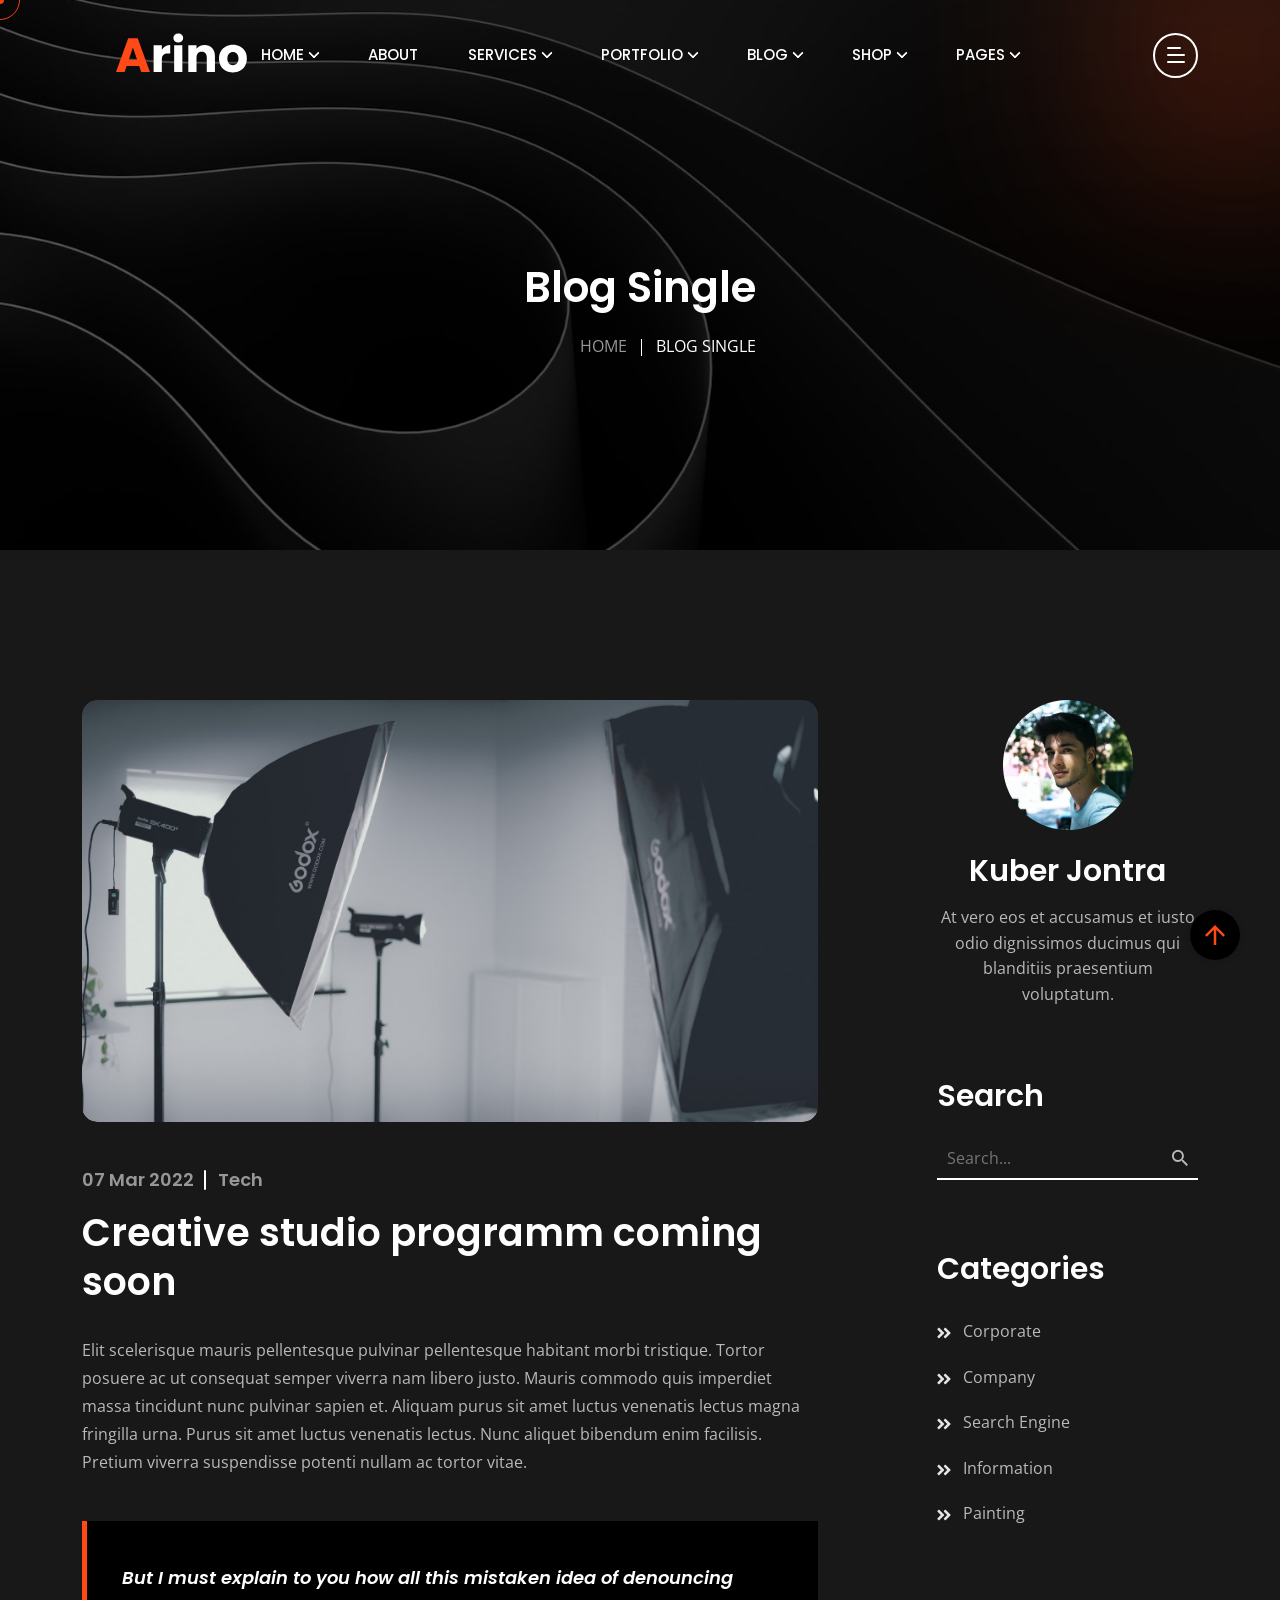
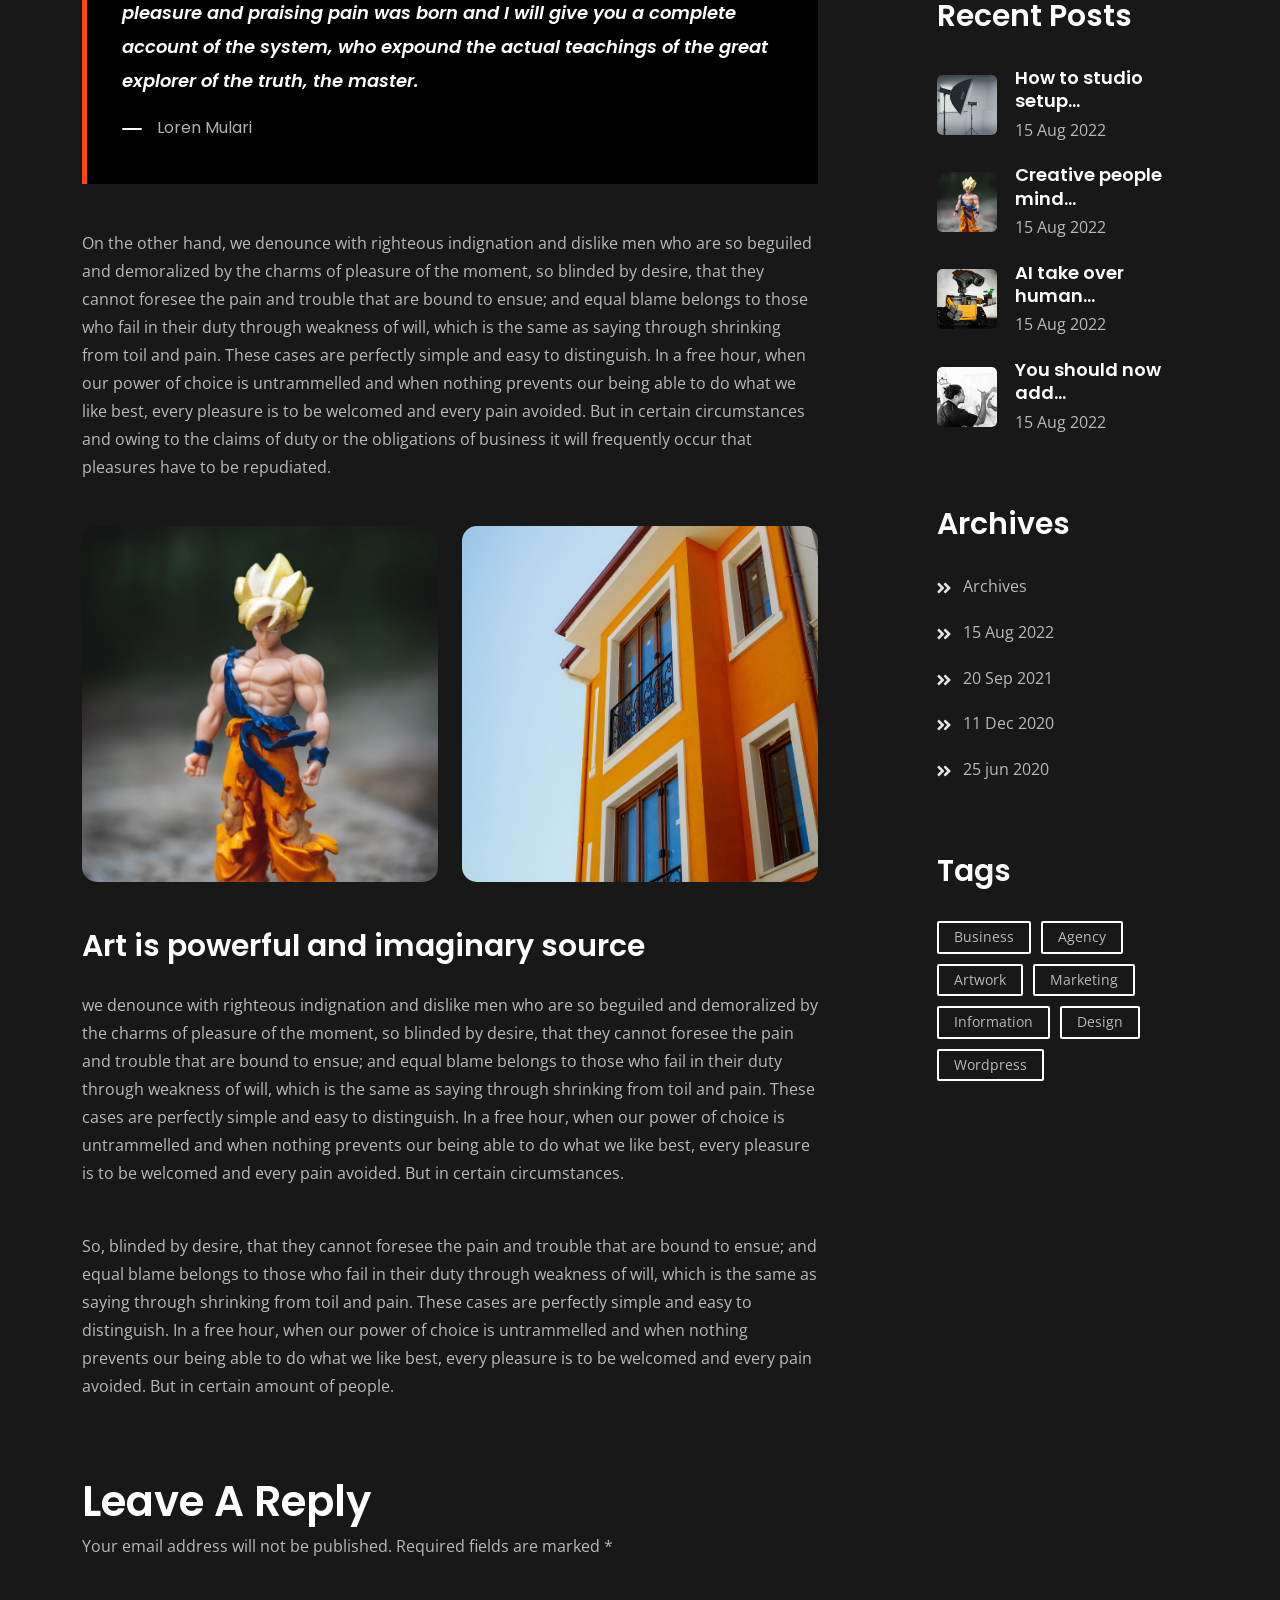
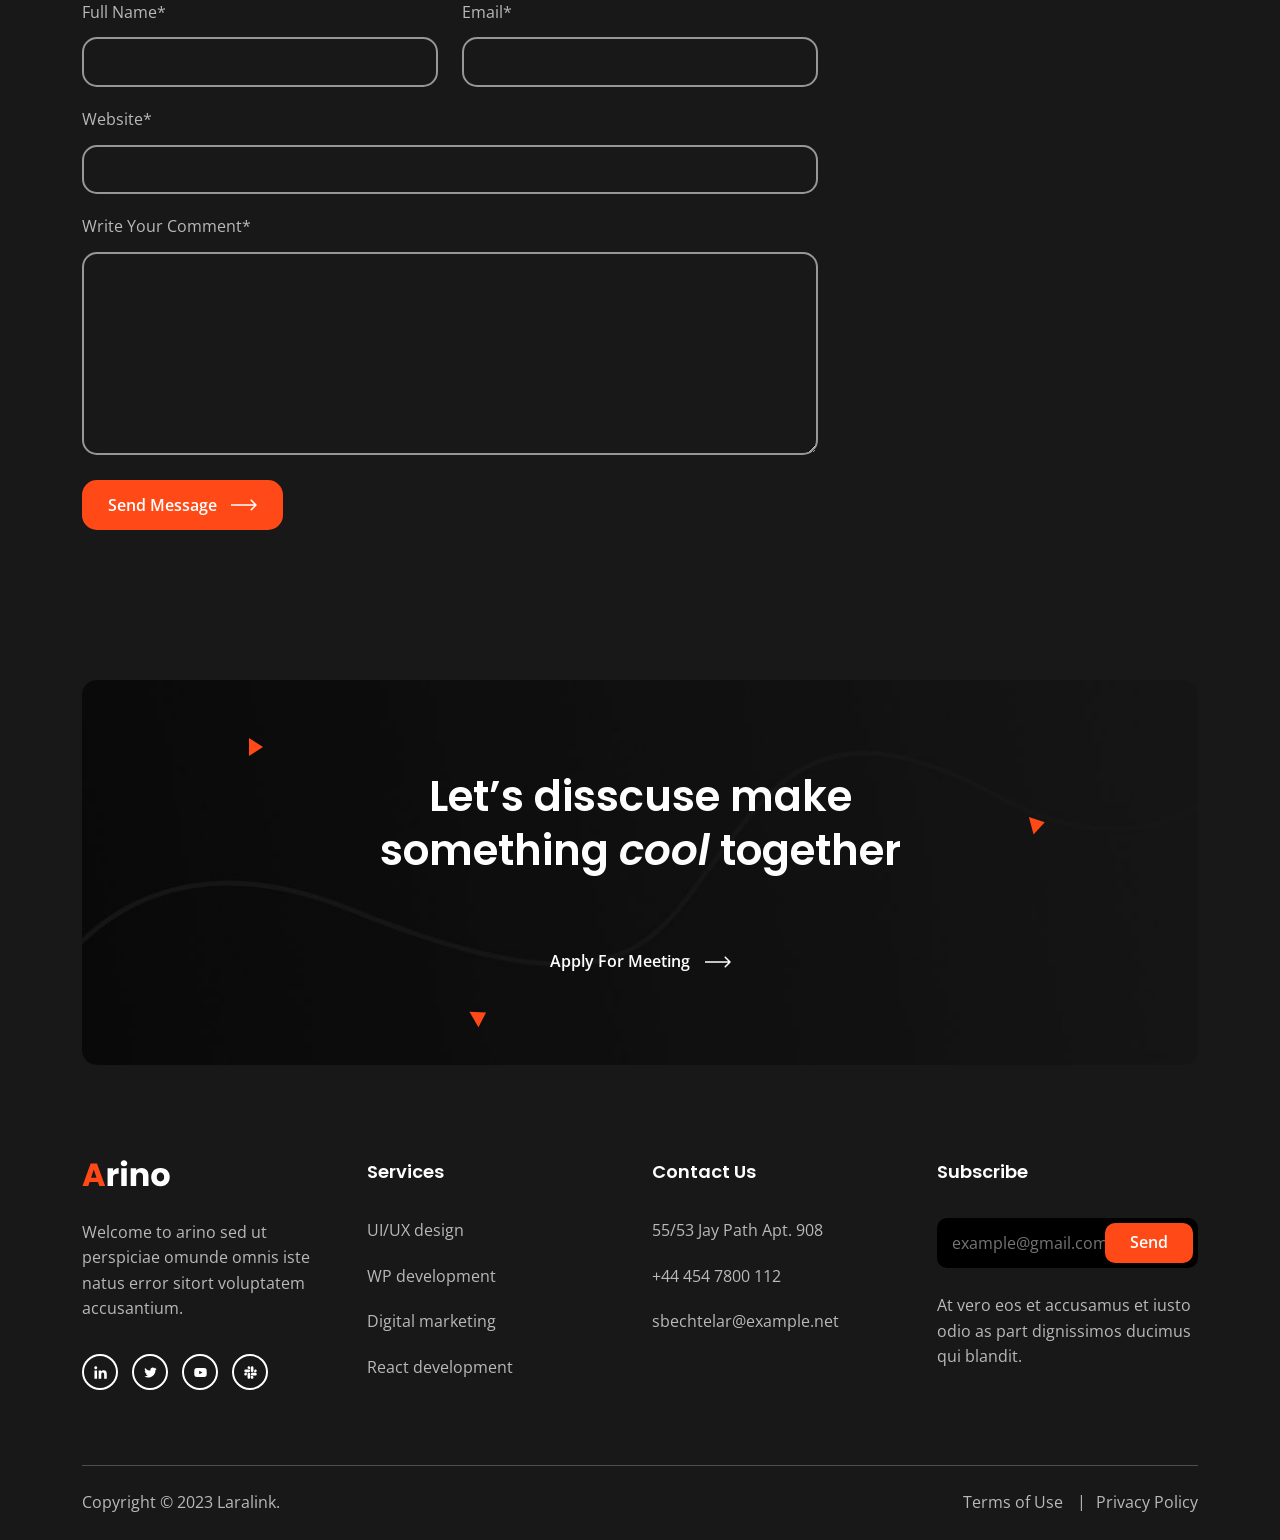
<file: blog-details.html>
<!DOCTYPE html>
<html class="no-js" lang="en">
  <head>
    <!-- Meta Tags -->
    <meta charset="utf-8">
    <meta http-equiv="x-ua-compatible" content="ie=edge">
    <meta name="viewport" content="width=device-width, initial-scale=1">
    <meta name="author" content="Laralink">
    <!-- Favicon Icon -->
    <link rel="icon" href="assets/img/favicon.png">
    <!-- Site Title -->
    <title>Arino - Creative Agency Template</title>
    <link rel="stylesheet" href="assets/css/plugins/bootstrap.min.css">
    <link rel="stylesheet" href="assets/css/plugins/fontawesome.min.css">
    <link rel="stylesheet" href="assets/css/plugins/slick.css">
    <link rel="stylesheet" href="assets/css/plugins/lightgallery.min.css">
    <link rel="stylesheet" href="assets/css/plugins/animate.css">
    <link rel="stylesheet" href="assets/css/style.css">
  </head>
  <body>
    <div class="cs-preloader cs-center">
      <div class="cs-preloader_in"></div>
    </div>
    <!-- Start Header Section -->
    <header class="cs-site_header cs-style1 text-uppercase cs-sticky_header">
      <div class="cs-main_header">
        <div class="container">
          <div class="cs-main_header_in">
            <div class="cs-main_header_left">
              <a class="cs-site_branding" href="index.html">
                <img src="assets/img/logo.svg" alt="Logo">
              </a>
            </div>
            <div class="cs-main_header_center">
              <div class="cs-nav cs-primary_font cs-medium">
                <ul class="cs-nav_list">
                  <li class="menu-item-has-children cs-mega_menu">
                    <a href="index.html">Home</a>
                    <ul class="cs-mega_wrapper">
                      <li>
                        <ul>
                          <li>
                            <a href="index.html" class="cs-nav_list_img">
                              <img src="assets/img/demo/main-home.jpeg" alt="Thumb">
                            </a>
                            <a href="index.html">Main Home</a>
                          </li>
                          <li>
                            <a href="showcase-portfolio.html" class="cs-nav_list_img">
                              <img src="assets/img/demo/showcase.jpeg" alt="Thumb">
                            </a>
                            <a href="showcase-portfolio.html">Showcase Portfolio</a>
                          </li>
                        </ul>
                      </li>
                      <li>
                        <ul>
                          <li>
                            <a href="photography-agency.html" class="cs-nav_list_img">
                              <img src="assets/img/demo/photography-agency.jpeg" alt="Thumb">
                            </a>
                            <a href="photography-agency.html">Photography Agency</a>
                          </li>
                          <li>
                            <a href="case-study-showcase.html" class="cs-nav_list_img">
                              <img src="assets/img/demo/case_study_showcase.jpeg" alt="Thumb">
                            </a>
                            <a href="case-study-showcase.html">Case Study Showcase</a>
                          </li>
                        </ul>
                      </li>
                      <li>
                        <ul>
                          <li>
                            <a href="creative-portfolio.html" class="cs-nav_list_img">
                              <img src="assets/img/demo/portfolio.jpeg" alt="Thumb">
                            </a>
                            <a href="creative-portfolio.html">Creative Portfolio</a>
                          </li>
                        </ul>
                      </li>
                      <li>
                        <ul>
                          <li>
                            <a href="digital-agency.html" class="cs-nav_list_img">
                              <img src="assets/img/demo/digital-agency.jpeg" alt="Thumb">
                            </a>
                            <a href="digital-agency.html">Digital Agency</a>
                          </li>
                        </ul>
                      </li>
                      <li>
                        <ul>
                          <li>
                            <a href="marketing-agency.html" class="cs-nav_list_img">
                              <img src="assets/img/demo/marketing.jpeg" alt="Thumb">
                            </a>
                            <a href="marketing-agency.html">Marketing Agency</a>
                          </li>
                        </ul>
                      </li>
                      <li>
                        <ul>
                          <li>
                            <a href="freelancer-agency.html" class="cs-nav_list_img">
                              <img src="assets/img/demo/freelancer-agency.jpeg" alt="Thumb">
                              <span class="cs-header_badge">New</span>
                            </a>
                            <a href="freelancer-agency.html">Freelancing Agency</a>
                          </li>
                        </ul>
                      </li>
                      <li>
                        <ul>
                          <li>
                            <a href="https://arino-html-rtl.vercel.app" target="_blank" class="cs-nav_list_img">
                              <img src="assets/img/demo/rtl.jpeg" alt="Thumb">
                              <span class="cs-header_badge">New</span>
                            </a>
                            <a href="https://arino-html-rtl.vercel.app" target="_blank">RTL Demo</a>
                          </li>
                        </ul>
                      </li>
                    </ul>
                  </li>
                  <li>
                    <a href="about.html">About</a>
                  </li>
                  <li class="menu-item-has-children">
                    <a href="service.html">Services</a>
                    <ul>
                      <li>
                        <a href="service.html">Services</a>
                      </li>
                      <li>
                        <a href="service-details.html">Service Details</a>
                      </li>
                    </ul>
                  </li>
                  <li class="menu-item-has-children">
                    <a href="portfolio.html">Portfolio</a>
                    <ul>
                      <li>
                        <a href="portfolio.html">Portfolio</a>
                      </li>
                      <li>
                        <a href="portfolio-details.html">Portfolio Details</a>
                      </li>
                    </ul>
                  </li>
                  <li class="menu-item-has-children">
                    <a href="blog.html">Blog</a>
                    <ul>
                      <li>
                        <a href="blog.html">Blog</a>
                      </li>
                      <li>
                        <a href="blog-details.html">Blog Details</a>
                      </li>
                    </ul>
                  </li>
                  <li class="menu-item-has-children">
                    <a href="shop.html">Shop</a>
                    <ul>
                      <li>
                        <a href="shop.html">Our Shop</a>
                      </li>
                      <li>
                        <a href="shop-product-details.html">Shop Details</a>
                      </li>
                      <li>
                        <a href="shop-cart.html">Cart</a>
                      </li>
                      <li>
                        <a href="shop-checkout.html">Checkout</a>
                      </li>
                      <li>
                        <a href="shop-order-recived.html">Success Order</a>
                      </li>
                      <li>
                        <a href="shop-wishlist.html">Wishlist</a>
                      </li>
                    </ul>
                  </li>
                  <li class="menu-item-has-children">
                    <a href="#">Pages</a>
                    <ul>
                      <li>
                        <a href="contact.html">Contact</a>
                      </li>
                      <li>
                        <a href="team.html">Team</a>
                      </li>
                      <li>
                        <a href="team-details.html">Team Details</a>
                      </li>
                      <li>
                        <a href="case-study.html">Case Study Details</a>
                      </li>
                      <li>
                        <a href="faq.html">FAQ</a>
                      </li>
                    </ul>
                  </li>
                </ul>
              </div>
            </div>
            <div class="cs-main_header_right">
              <div class="cs-toolbox">
                <span class="cs-icon_btn">
                  <span class="cs-icon_btn_in">
                    <span></span>
                    <span></span>
                    <span></span>
                    <span></span>
                  </span>
                </span>
              </div>
            </div>
          </div>
        </div>
      </div>
    </header>
    <div class="cs-side_header">
      <button class="cs-close"></button>
      <div class="cs-side_header_overlay"></div>
      <div class="cs-side_header_in">
        <div class="cs-side_header_shape"></div>
        <a class="cs-site_branding" href="index.html">
          <img src="assets/img/footer_logo.svg" alt="Logo">
        </a>
        <div class="cs-side_header_box">
          <h2 class="cs-side_header_heading">Do you have a project in your <br> mind? Keep connect us. </h2>
        </div>
        <div class="cs-side_header_box">
          <h3 class="cs-side_header_title cs-primary_color">Contact Us</h3>
          <ul class="cs-contact_info cs-style1 cs-mp0">
            <li>
              <svg width="18" height="18" viewBox="0 0 18 18" fill="none" xmlns="http://www.w3.org/2000/svg">
                <path d="M17 12.5C15.75 12.5 14.55 12.3 13.43 11.93C13.08 11.82 12.69 11.9 12.41 12.17L10.21 14.37C7.38 12.93 5.06 10.62 3.62 7.79L5.82 5.58C6.1 5.31 6.18 4.92 6.07 4.57C5.7 3.45 5.5 2.25 5.5 1C5.5 0.45 5.05 0 4.5 0H1C0.45 0 0 0.45 0 1C0 10.39 7.61 18 17 18C17.55 18 18 17.55 18 17V13.5C18 12.95 17.55 12.5 17 12.5ZM9 0V10L12 7H18V0H9Z" fill="#FF4A17" />
              </svg>
              <span>+44 454 7800 112</span>
            </li>
            <li>
              <svg width="20" height="18" viewBox="0 0 20 18" fill="none" xmlns="http://www.w3.org/2000/svg">
                <path d="M20 6.98V16C20 17.1 19.1 18 18 18H2C0.9 18 0 17.1 0 16V4C0 2.9 0.9 2 2 2H12.1C12.04 2.32 12 2.66 12 3C12 4.48 12.65 5.79 13.67 6.71L10 9L2 4V6L10 11L15.3 7.68C15.84 7.88 16.4 8 17 8C18.13 8 19.16 7.61 20 6.98ZM14 3C14 4.66 15.34 6 17 6C18.66 6 20 4.66 20 3C20 1.34 18.66 0 17 0C15.34 0 14 1.34 14 3Z" fill="#FF4A17" />
              </svg>
              <span>infotech@arino.com</span>
            </li>
            <li>
              <svg width="14" height="20" viewBox="0 0 14 20" fill="none" xmlns="http://www.w3.org/2000/svg">
                <path d="M7 0C3.13 0 0 3.13 0 7C0 12.25 7 20 7 20C7 20 14 12.25 14 7C14 3.13 10.87 0 7 0ZM7 9.5C5.62 9.5 4.5 8.38 4.5 7C4.5 5.62 5.62 4.5 7 4.5C8.38 4.5 9.5 5.62 9.5 7C9.5 8.38 8.38 9.5 7 9.5Z" fill="#FF4A17" />
              </svg>
              <span>50 Wall Street Suite, 44150 <br>Ohio, United States </span>
            </li>
          </ul>
        </div>
        <div class="cs-side_header_box">
          <h3 class="cs-side_header_title cs-primary_color">Subscribe</h3>
          <div class="cs-newsletter cs-style1">
            <form action="#" class="cs-newsletter_form">
              <input type="email" class="cs-newsletter_input" placeholder="example@gmail.com">
              <button class="cs-newsletter_btn">
                <span>Send</span>
              </button>
            </form>
            <div class="cs-newsletter_text">At vero eos et accusamus et iusto odio as part dignissimos ducimus qui blandit.</div>
          </div>
        </div>
        <div class="cs-side_header_box">
          <div class="cs-social_btns cs-style1">
            <a href="#" class="cs-center">
              <svg width="15" height="15" viewBox="0 0 15 15" fill="none" xmlns="http://www.w3.org/2000/svg">
                <path d="M4.04799 13.7497H1.45647V5.4043H4.04799V13.7497ZM2.75084 4.2659C1.92215 4.2659 1.25 3.57952 1.25 2.75084C1.25 2.35279 1.40812 1.97105 1.68958 1.68958C1.97105 1.40812 2.35279 1.25 2.75084 1.25C3.14888 1.25 3.53063 1.40812 3.81209 1.68958C4.09355 1.97105 4.25167 2.35279 4.25167 2.75084C4.25167 3.57952 3.57924 4.2659 2.75084 4.2659ZM13.7472 13.7497H11.1613V9.68722C11.1613 8.71903 11.1417 7.4774 9.81389 7.4774C8.46652 7.4774 8.26004 8.5293 8.26004 9.61747V13.7497H5.67132V5.4043H8.15681V6.54269H8.19308C8.53906 5.887 9.38421 5.19503 10.6451 5.19503C13.2679 5.19503 13.75 6.92215 13.75 9.16546V13.7497H13.7472Z" fill="white"></path>
              </svg>
            </a>
            <a href="#" class="cs-center">
              <svg width="13" height="11" viewBox="0 0 13 11" fill="none" xmlns="http://www.w3.org/2000/svg">
                <path d="M11.4651 2.95396C11.4731 3.065 11.4731 3.17606 11.4731 3.2871C11.4731 6.67383 8.89535 10.5761 4.18402 10.5761C2.73255 10.5761 1.38421 10.1557 0.25 9.42608C0.456226 9.44986 0.654494 9.4578 0.868655 9.4578C2.06629 9.4578 3.16879 9.0533 4.04918 8.36326C2.92291 8.33946 1.97906 7.60183 1.65386 6.5866C1.81251 6.61038 1.97112 6.62624 2.1377 6.62624C2.36771 6.62624 2.59774 6.59451 2.81188 6.53901C1.63802 6.30105 0.757595 5.26996 0.757595 4.02472V3.99301C1.09864 4.18336 1.49524 4.30233 1.91558 4.31818C1.22554 3.85814 0.773464 3.07294 0.773464 2.1846C0.773464 1.70872 0.900344 1.27249 1.12244 0.891774C2.38355 2.44635 4.27919 3.46156 6.40481 3.57262C6.36516 3.38226 6.34136 3.184 6.34136 2.9857C6.34136 1.57388 7.4835 0.423828 8.90323 0.423828C9.64086 0.423828 10.3071 0.733156 10.7751 1.23284C11.354 1.1218 11.9093 0.907643 12.401 0.614185C12.2106 1.20906 11.8061 1.70875 11.2748 2.02598C11.7903 1.97049 12.29 1.82769 12.75 1.62942C12.4011 2.13702 11.9648 2.5891 11.4651 2.95396V2.95396Z" fill="white"></path>
              </svg>
            </a>
            <a href="#" class="cs-center">
              <svg width="13" height="9" viewBox="0 0 13 9" fill="none" xmlns="http://www.w3.org/2000/svg">
                <path d="M12.4888 1.48066C12.345 0.939353 11.9215 0.513038 11.3837 0.368362C10.4089 0.105469 6.5 0.105469 6.5 0.105469C6.5 0.105469 2.59116 0.105469 1.61633 0.368362C1.07853 0.513061 0.65496 0.939353 0.5112 1.48066C0.25 2.4618 0.25 4.50887 0.25 4.50887C0.25 4.50887 0.25 6.55595 0.5112 7.53709C0.65496 8.0784 1.07853 8.48695 1.61633 8.63163C2.59116 8.89452 6.5 8.89452 6.5 8.89452C6.5 8.89452 10.4088 8.89452 11.3837 8.63163C11.9215 8.48695 12.345 8.0784 12.4888 7.53709C12.75 6.55595 12.75 4.50887 12.75 4.50887C12.75 4.50887 12.75 2.4618 12.4888 1.48066V1.48066ZM5.22158 6.36746V2.65029L8.48861 4.50892L5.22158 6.36746V6.36746Z" fill="white"></path>
              </svg>
            </a>
            <a href="#" class="cs-center">
              <svg width="13" height="13" viewBox="0 0 13 13" fill="none" xmlns="http://www.w3.org/2000/svg">
                <path d="M2.87612 8.149C2.87612 8.87165 2.28571 9.46205 1.56306 9.46205C0.840402 9.46205 0.25 8.87165 0.25 8.149C0.25 7.42634 0.840402 6.83594 1.56306 6.83594H2.87612V8.149ZM3.53795 8.149C3.53795 7.42634 4.12835 6.83594 4.851 6.83594C5.57366 6.83594 6.16406 7.42634 6.16406 8.149V11.4369C6.16406 12.1596 5.57366 12.75 4.851 12.75C4.12835 12.75 3.53795 12.1596 3.53795 11.4369V8.149ZM4.851 2.87612C4.12835 2.87612 3.53795 2.28571 3.53795 1.56306C3.53795 0.840402 4.12835 0.25 4.851 0.25C5.57366 0.25 6.16406 0.840402 6.16406 1.56306V2.87612H4.851V2.87612ZM4.851 3.53795C5.57366 3.53795 6.16406 4.12835 6.16406 4.851C6.16406 5.57366 5.57366 6.16406 4.851 6.16406H1.56306C0.840402 6.16406 0.25 5.57366 0.25 4.851C0.25 4.12835 0.840402 3.53795 1.56306 3.53795H4.851V3.53795ZM10.1239 4.851C10.1239 4.12835 10.7143 3.53795 11.4369 3.53795C12.1596 3.53795 12.75 4.12835 12.75 4.851C12.75 5.57366 12.1596 6.16406 11.4369 6.16406H10.1239V4.851V4.851ZM9.46205 4.851C9.46205 5.57366 8.87165 6.16406 8.149 6.16406C7.42634 6.16406 6.83594 5.57366 6.83594 4.851V1.56306C6.83594 0.840402 7.42634 0.25 8.149 0.25C8.87165 0.25 9.46205 0.840402 9.46205 1.56306V4.851V4.851ZM8.149 10.1239C8.87165 10.1239 9.46205 10.7143 9.46205 11.4369C9.46205 12.1596 8.87165 12.75 8.149 12.75C7.42634 12.75 6.83594 12.1596 6.83594 11.4369V10.1239H8.149ZM8.149 9.46205C7.42634 9.46205 6.83594 8.87165 6.83594 8.149C6.83594 7.42634 7.42634 6.83594 8.149 6.83594H11.4369C12.1596 6.83594 12.75 7.42634 12.75 8.149C12.75 8.87165 12.1596 9.46205 11.4369 9.46205H8.149Z" fill="white"></path>
              </svg>
            </a>
          </div>
        </div>
      </div>
    </div>
    <!-- End Header Section -->
    <!-- Start Hero -->
    <div class="cs-page_heading cs-style1 cs-center text-center cs-bg" data-src="assets/img/blog_details_hero_bg.jpeg">
      <div class="container">
        <div class="cs-page_heading_in">
          <h1 class="cs-page_title cs-font_50 cs-white_color">Blog Single</h1>
          <ol class="breadcrumb text-uppercase">
            <li class="breadcrumb-item">
              <a href="index.html">Home</a>
            </li>
            <li class="breadcrumb-item active">Blog Single</li>
          </ol>
        </div>
      </div>
    </div>
    <!-- End Hero -->
    <div class="cs-height_150 cs-height_lg_80"></div>
    <!-- Start Blogs -->
    <section>
      <div class="container">
        <div class="row">
          <div class="col-lg-8">
            <div class="cs-post cs-style2">
              <div class="cs-post_thumb cs-radius_15">
                <img src="assets/img/post_5.jpeg" alt="Post" class="w-100 cs-radius_15">
              </div>
              <div class="cs-post_info">
                <div class="cs-post_meta cs-style1 cs-ternary_color cs-semi_bold cs-primary_font">
                  <span class="cs-posted_by">07 Mar 2022</span>
                  <a href="#" class="cs-post_avatar">Tech</a>
                </div>
                <h2 class="cs-post_title">Creative studio programm coming soon</h2>
                <p>Elit scelerisque mauris pellentesque pulvinar pellentesque habitant morbi tristique. Tortor posuere ac ut consequat semper viverra nam libero justo. Mauris commodo quis imperdiet massa tincidunt nunc pulvinar sapien et. Aliquam purus sit amet luctus venenatis lectus magna fringilla urna. Purus sit amet luctus venenatis lectus. Nunc aliquet bibendum enim facilisis. Pretium viverra suspendisse potenti nullam ac tortor vitae.</p>
                <blockquote class="cs-primary_font"> But I must explain to you how all this mistaken idea of denouncing pleasure and praising pain was born and I will give you a complete account of the system, who expound the actual teachings of the great explorer of the truth, the master. <small>Loren Mulari</small>
                </blockquote>
                <p>On the other hand, we denounce with righteous indignation and dislike men who are so beguiled and demoralized by the charms of pleasure of the moment, so blinded by desire, that they cannot foresee the pain and trouble that are bound to ensue; and equal blame belongs to those who fail in their duty through weakness of will, which is the same as saying through shrinking from toil and pain. These cases are perfectly simple and easy to distinguish. In a free hour, when our power of choice is untrammelled and when nothing prevents our being able to do what we like best, every pleasure is to be welcomed and every pain avoided. But in certain circumstances and owing to the claims of duty or the obligations of business it will frequently occur that pleasures have to be repudiated.</p>
                <div class="row">
                  <div class="col-md-6">
                    <img src="assets/img/blog_details_img_1.jpeg" alt="Blog Details" class="cs-radius_15 w-100">
                    <div class="cs-height_45 cs-height_lg_45"></div>
                  </div>
                  <div class="col-md-6">
                    <img src="assets/img/blog_details_img_2.jpeg" alt="Blog Details" class="cs-radius_15 w-100">
                    <div class="cs-height_45 cs-height_lg_45"></div>
                  </div>
                </div>
                <h3>Art is powerful and imaginary source</h3>
                <p>we denounce with righteous indignation and dislike men who are so beguiled and demoralized by the charms of pleasure of the moment, so blinded by desire, that they cannot foresee the pain and trouble that are bound to ensue; and equal blame belongs to those who fail in their duty through weakness of will, which is the same as saying through shrinking from toil and pain. These cases are perfectly simple and easy to distinguish. In a free hour, when our power of choice is untrammelled and when nothing prevents our being able to do what we like best, every pleasure is to be welcomed and every pain avoided. But in certain circumstances.</p>
                <p>So, blinded by desire, that they cannot foresee the pain and trouble that are bound to ensue; and equal blame belongs to those who fail in their duty through weakness of will, which is the same as saying through shrinking from toil and pain. These cases are perfectly simple and easy to distinguish. In a free hour, when our power of choice is untrammelled and when nothing prevents our being able to do what we like best, every pleasure is to be welcomed and every pain avoided. But in certain amount of people.</p>
              </div>
            </div>
            <div class="cs-height_30 cs-height_lg_30"></div>
            <h2 class="cs-font_50 cs-m0">Leave A Reply</h2>
            <div class="cs-height_5 cs-height_lg_5"></div>
            <p class="cs-m0">Your email address will not be published. Required fields are marked *</p>
            <div class="cs-height_40 cs-height_lg_30"></div>
            <form action="#" class="row">
              <div class="col-lg-6">
                <label>Full Name*</label>
                <input type="text" class="cs-form_field">
                <div class="cs-height_20 cs-height_lg_20"></div>
              </div>
              <div class="col-lg-6">
                <label>Email*</label>
                <input type="text" class="cs-form_field">
                <div class="cs-height_20 cs-height_lg_20"></div>
              </div>
              <div class="col-lg-12">
                <label>Website*</label>
                <input type="text" class="cs-form_field">
                <div class="cs-height_20 cs-height_lg_20"></div>
              </div>
              <div class="col-lg-12">
                <label>Write Your Comment*</label>
                <textarea cols="30" rows="7" class="cs-form_field"></textarea>
                <div class="cs-height_25 cs-height_lg_25"></div>
              </div>
              <div class="col-lg-12">
                <button class="cs-btn cs-style1">
                  <span>Send Message</span>
                  <svg width="26" height="12" viewBox="0 0 26 12" fill="none" xmlns="http://www.w3.org/2000/svg">
                    <path d="M25.5303 6.53033C25.8232 6.23744 25.8232 5.76256 25.5303 5.46967L20.7574 0.696699C20.4645 0.403806 19.9896 0.403806 19.6967 0.696699C19.4038 0.989593 19.4038 1.46447 19.6967 1.75736L23.9393 6L19.6967 10.2426C19.4038 10.5355 19.4038 11.0104 19.6967 11.3033C19.9896 11.5962 20.4645 11.5962 20.7574 11.3033L25.5303 6.53033ZM0 6.75H25V5.25H0V6.75Z" fill="currentColor" />
                  </svg>
                </button>
              </div>
            </form>
          </div>
          <div class="col-xl-3 col-lg-4 offset-xl-1">
            <div class="cs-height_0 cs-height_lg_80"></div>
            <div class="cs-sidebar cs-right_sidebar cs-accent_5_bg_2">
              <div class="cs-sidebar_item author_search text-center">
                <div class="cs-author_card">
                  <img src="assets/img/avatar_1.png" alt="Aauthor">
                  <h3>Kuber Jontra</h3>
                  <p>At vero eos et accusamus et iusto odio dignissimos ducimus qui blanditiis praesentium voluptatum.</p>
                </div>
              </div>
              <div class="cs-sidebar_item widget_search">
                <h4 class="cs-sidebar_widget_title">Search</h4>
                <form class="cs-sidebar_search" action="#">
                  <input type="text" placeholder="Search...">
                  <button class="cs-sidebar_search_btn">
                    <svg width="16" height="16" viewBox="0 0 16 16" fill="none" xmlns="http://www.w3.org/2000/svg">
                      <path d="M11.4351 10.0629H10.7124L10.4563 9.81589C11.3528 8.77301 11.8925 7.4191 11.8925 5.94625C11.8925 2.66209 9.23042 0 5.94625 0C2.66209 0 0 2.66209 0 5.94625C0 9.23042 2.66209 11.8925 5.94625 11.8925C7.4191 11.8925 8.77301 11.3528 9.81589 10.4563L10.0629 10.7124V11.4351L14.6369 16L16 14.6369L11.4351 10.0629ZM5.94625 10.0629C3.66838 10.0629 1.82962 8.22413 1.82962 5.94625C1.82962 3.66838 3.66838 1.82962 5.94625 1.82962C8.22413 1.82962 10.0629 3.66838 10.0629 5.94625C10.0629 8.22413 8.22413 10.0629 5.94625 10.0629Z" fill="currentColor" />
                    </svg>
                  </button>
                </form>
              </div>
              <div class="cs-sidebar_item widget_categories">
                <h4 class="cs-sidebar_widget_title">Categories</h4>
                <ul>
                  <li class="cat-item">
                    <a href="#">Corporate</a>
                  </li>
                  <li class="cat-item">
                    <a href="#">Company</a>
                  </li>
                  <li class="cat-item">
                    <a href="#">Search Engine</a>
                  </li>
                  <li class="cat-item">
                    <a href="#">Information</a>
                  </li>
                  <li class="cat-item">
                    <a href="#">Painting</a>
                  </li>
                </ul>
              </div>
              <div class="cs-sidebar_item">
                <h4 class="cs-sidebar_widget_title">Recent Posts</h4>
                <ul class="cs-recent_posts">
                  <li>
                    <div class="cs-recent_post">
                      <a href="#" class="cs-recent_post_thumb">
                        <div class="cs-recent_post_thumb_in cs-bg" data-src="assets/img/recent_post_1.jpeg"></div>
                      </a>
                      <div class="cs-recent_post_info">
                        <h3 class="cs-recent_post_title">
                          <a href="#">How to studio setup...</a>
                        </h3>
                        <div class="cs-recent_post_date cs-primary_40_color">15 Aug 2022</div>
                      </div>
                    </div>
                  </li>
                  <li>
                    <div class="cs-recent_post">
                      <a href="#" class="cs-recent_post_thumb">
                        <div class="cs-recent_post_thumb_in cs-bg" data-src="assets/img/recent_post_2.jpeg"></div>
                      </a>
                      <div class="cs-recent_post_info">
                        <h3 class="cs-recent_post_title">
                          <a href="#">Creative people mind...</a>
                        </h3>
                        <div class="cs-recent_post_date cs-primary_40_color">15 Aug 2022</div>
                      </div>
                    </div>
                  </li>
                  <li>
                    <div class="cs-recent_post">
                      <a href="#" class="cs-recent_post_thumb">
                        <div class="cs-recent_post_thumb_in cs-bg" data-src="assets/img/recent_post_3.jpeg"></div>
                      </a>
                      <div class="cs-recent_post_info">
                        <h3 class="cs-recent_post_title">
                          <a href="#">AI take over human...</a>
                        </h3>
                        <div class="cs-recent_post_date cs-primary_40_color">15 Aug 2022</div>
                      </div>
                    </div>
                  </li>
                  <li>
                    <div class="cs-recent_post">
                      <a href="#" class="cs-recent_post_thumb">
                        <div class="cs-recent_post_thumb_in cs-bg" data-src="assets/img/recent_post_4.jpeg"></div>
                      </a>
                      <div class="cs-recent_post_info">
                        <h3 class="cs-recent_post_title">
                          <a href="#">You should now add...</a>
                        </h3>
                        <div class="cs-recent_post_date cs-primary_40_color">15 Aug 2022</div>
                      </div>
                    </div>
                  </li>
                </ul>
              </div>
              <div class="cs-sidebar_item widget_archive">
                <h4 class="cs-sidebar_widget_title">Archives</h4>
                <ul>
                  <li>
                    <a href="#">Archives</a>
                  </li>
                  <li>
                    <a href="#">15 Aug 2022</a>
                  </li>
                  <li>
                    <a href="#">20 Sep 2021</a>
                  </li>
                  <li>
                    <a href="#">11 Dec 2020</a>
                  </li>
                  <li>
                    <a href="#">25 jun 2020</a>
                  </li>
                </ul>
              </div>
              <div class="cs-sidebar_item widget_tag_cloud">
                <h4 class="cs-sidebar_widget_title">Tags</h4>
                <div class="tagcloud">
                  <a href="#" class="tag-cloud-link">Business</a>
                  <a href="#" class="tag-cloud-link">Agency</a>
                  <a href="#" class="tag-cloud-link">Artwork</a>
                  <a href="#" class="tag-cloud-link">Marketing</a>
                  <a href="#" class="tag-cloud-link">Information</a>
                  <a href="#" class="tag-cloud-link">Design</a>
                  <a href="#" class="tag-cloud-link">Wordpress</a>
                </div>
              </div>
            </div>
          </div>
        </div>
      </div>
    </section>
    <!-- End Blogs -->
    <div class="cs-height_150 cs-height_lg_80"></div>
    <!-- Start CTA -->
    <section>
      <div class="container">
        <div class="cs-cta cs-style1 cs-bg text-center cs-shape_wrap_1 cs-position_1" data-src="assets/img/cta_bg.jpeg">
          <div class="cs-shape_1"></div>
          <div class="cs-shape_1"></div>
          <div class="cs-shape_1"></div>
          <div class="cs-cta_in">
            <h2 class="cs-cta_title cs-semi_bold cs-m0">Let’s disscuse make <br>something <i>cool</i> together </h2>
            <div class="cs-height_70 cs-height_lg_30"></div>
            <a href="contact.html" class="cs-text_btn">
              <span>Apply For Meeting</span>
              <svg width="26" height="12" viewBox="0 0 26 12" fill="none" xmlns="http://www.w3.org/2000/svg">
                <path d="M25.5307 6.53033C25.8236 6.23744 25.8236 5.76256 25.5307 5.46967L20.7577 0.696699C20.4648 0.403806 19.99 0.403806 19.6971 0.696699C19.4042 0.989593 19.4042 1.46447 19.6971 1.75736L23.9397 6L19.6971 10.2426C19.4042 10.5355 19.4042 11.0104 19.6971 11.3033C19.99 11.5962 20.4648 11.5962 20.7577 11.3033L25.5307 6.53033ZM0.000366211 6.75H25.0004V5.25H0.000366211V6.75Z" fill="currentColor" />
              </svg>
            </a>
          </div>
        </div>
      </div>
    </section>
    <!-- End CTA -->
    <!-- Start Footer -->
    <footer class="cs-fooer">
      <div class="cs-fooer_main">
        <div class="container">
          <div class="row">
            <div class="col-lg-3 col-sm-6">
              <div class="cs-footer_item">
                <div class="cs-text_widget">
                  <img src="assets/img/footer_logo.svg" alt="Thumb">
                  <p>Welcome to arino sed ut perspiciae omunde omnis iste natus error sitort voluptatem accusantium.</p>
                </div>
                <div class="cs-social_btns cs-style1">
                  <a href="#" class="cs-center">
                    <svg width="15" height="15" viewBox="0 0 15 15" fill="none" xmlns="http://www.w3.org/2000/svg">
                      <path d="M4.04799 13.7497H1.45647V5.4043H4.04799V13.7497ZM2.75084 4.2659C1.92215 4.2659 1.25 3.57952 1.25 2.75084C1.25 2.35279 1.40812 1.97105 1.68958 1.68958C1.97105 1.40812 2.35279 1.25 2.75084 1.25C3.14888 1.25 3.53063 1.40812 3.81209 1.68958C4.09355 1.97105 4.25167 2.35279 4.25167 2.75084C4.25167 3.57952 3.57924 4.2659 2.75084 4.2659ZM13.7472 13.7497H11.1613V9.68722C11.1613 8.71903 11.1417 7.4774 9.81389 7.4774C8.46652 7.4774 8.26004 8.5293 8.26004 9.61747V13.7497H5.67132V5.4043H8.15681V6.54269H8.19308C8.53906 5.887 9.38421 5.19503 10.6451 5.19503C13.2679 5.19503 13.75 6.92215 13.75 9.16546V13.7497H13.7472Z" fill="white" />
                    </svg>
                  </a>
                  <a href="#" class="cs-center">
                    <svg width="13" height="11" viewBox="0 0 13 11" fill="none" xmlns="http://www.w3.org/2000/svg">
                      <path d="M11.4651 2.95396C11.4731 3.065 11.4731 3.17606 11.4731 3.2871C11.4731 6.67383 8.89535 10.5761 4.18402 10.5761C2.73255 10.5761 1.38421 10.1557 0.25 9.42608C0.456226 9.44986 0.654494 9.4578 0.868655 9.4578C2.06629 9.4578 3.16879 9.0533 4.04918 8.36326C2.92291 8.33946 1.97906 7.60183 1.65386 6.5866C1.81251 6.61038 1.97112 6.62624 2.1377 6.62624C2.36771 6.62624 2.59774 6.59451 2.81188 6.53901C1.63802 6.30105 0.757595 5.26996 0.757595 4.02472V3.99301C1.09864 4.18336 1.49524 4.30233 1.91558 4.31818C1.22554 3.85814 0.773464 3.07294 0.773464 2.1846C0.773464 1.70872 0.900344 1.27249 1.12244 0.891774C2.38355 2.44635 4.27919 3.46156 6.40481 3.57262C6.36516 3.38226 6.34136 3.184 6.34136 2.9857C6.34136 1.57388 7.4835 0.423828 8.90323 0.423828C9.64086 0.423828 10.3071 0.733156 10.7751 1.23284C11.354 1.1218 11.9093 0.907643 12.401 0.614185C12.2106 1.20906 11.8061 1.70875 11.2748 2.02598C11.7903 1.97049 12.29 1.82769 12.75 1.62942C12.4011 2.13702 11.9648 2.5891 11.4651 2.95396V2.95396Z" fill="white" />
                    </svg>
                  </a>
                  <a href="#" class="cs-center">
                    <svg width="13" height="9" viewBox="0 0 13 9" fill="none" xmlns="http://www.w3.org/2000/svg">
                      <path d="M12.4888 1.48066C12.345 0.939353 11.9215 0.513038 11.3837 0.368362C10.4089 0.105469 6.5 0.105469 6.5 0.105469C6.5 0.105469 2.59116 0.105469 1.61633 0.368362C1.07853 0.513061 0.65496 0.939353 0.5112 1.48066C0.25 2.4618 0.25 4.50887 0.25 4.50887C0.25 4.50887 0.25 6.55595 0.5112 7.53709C0.65496 8.0784 1.07853 8.48695 1.61633 8.63163C2.59116 8.89452 6.5 8.89452 6.5 8.89452C6.5 8.89452 10.4088 8.89452 11.3837 8.63163C11.9215 8.48695 12.345 8.0784 12.4888 7.53709C12.75 6.55595 12.75 4.50887 12.75 4.50887C12.75 4.50887 12.75 2.4618 12.4888 1.48066V1.48066ZM5.22158 6.36746V2.65029L8.48861 4.50892L5.22158 6.36746V6.36746Z" fill="white" />
                    </svg>
                  </a>
                  <a href="#" class="cs-center">
                    <svg width="13" height="13" viewBox="0 0 13 13" fill="none" xmlns="http://www.w3.org/2000/svg">
                      <path d="M2.87612 8.149C2.87612 8.87165 2.28571 9.46205 1.56306 9.46205C0.840402 9.46205 0.25 8.87165 0.25 8.149C0.25 7.42634 0.840402 6.83594 1.56306 6.83594H2.87612V8.149ZM3.53795 8.149C3.53795 7.42634 4.12835 6.83594 4.851 6.83594C5.57366 6.83594 6.16406 7.42634 6.16406 8.149V11.4369C6.16406 12.1596 5.57366 12.75 4.851 12.75C4.12835 12.75 3.53795 12.1596 3.53795 11.4369V8.149ZM4.851 2.87612C4.12835 2.87612 3.53795 2.28571 3.53795 1.56306C3.53795 0.840402 4.12835 0.25 4.851 0.25C5.57366 0.25 6.16406 0.840402 6.16406 1.56306V2.87612H4.851V2.87612ZM4.851 3.53795C5.57366 3.53795 6.16406 4.12835 6.16406 4.851C6.16406 5.57366 5.57366 6.16406 4.851 6.16406H1.56306C0.840402 6.16406 0.25 5.57366 0.25 4.851C0.25 4.12835 0.840402 3.53795 1.56306 3.53795H4.851V3.53795ZM10.1239 4.851C10.1239 4.12835 10.7143 3.53795 11.4369 3.53795C12.1596 3.53795 12.75 4.12835 12.75 4.851C12.75 5.57366 12.1596 6.16406 11.4369 6.16406H10.1239V4.851V4.851ZM9.46205 4.851C9.46205 5.57366 8.87165 6.16406 8.149 6.16406C7.42634 6.16406 6.83594 5.57366 6.83594 4.851V1.56306C6.83594 0.840402 7.42634 0.25 8.149 0.25C8.87165 0.25 9.46205 0.840402 9.46205 1.56306V4.851V4.851ZM8.149 10.1239C8.87165 10.1239 9.46205 10.7143 9.46205 11.4369C9.46205 12.1596 8.87165 12.75 8.149 12.75C7.42634 12.75 6.83594 12.1596 6.83594 11.4369V10.1239H8.149ZM8.149 9.46205C7.42634 9.46205 6.83594 8.87165 6.83594 8.149C6.83594 7.42634 7.42634 6.83594 8.149 6.83594H11.4369C12.1596 6.83594 12.75 7.42634 12.75 8.149C12.75 8.87165 12.1596 9.46205 11.4369 9.46205H8.149Z" fill="white" />
                    </svg>
                  </a>
                </div>
              </div>
            </div>
            <div class="col-lg-3 col-sm-6">
              <div class="cs-footer_item">
                <h2 class="cs-widget_title">Services</h2>
                <ul class="cs-menu_widget cs-mp0">
                  <li>
                    <a href="service-details.html">UI/UX design</a>
                  </li>
                  <li>
                    <a href="service-details.html">WP development</a>
                  </li>
                  <li>
                    <a href="service-details.html">Digital marketing</a>
                  </li>
                  <li>
                    <a href="service-details.html">React development</a>
                  </li>
                </ul>
              </div>
            </div>
            <div class="col-lg-3 col-sm-6">
              <div class="cs-footer_item">
                <h2 class="cs-widget_title">Contact Us</h2>
                <ul class="cs-menu_widget cs-mp0">
                  <li>55/53 Jay Path Apt. 908</li>
                  <li>+44 454 7800 112</li>
                  <li>sbechtelar@example.net</li>
                </ul>
              </div>
            </div>
            <div class="col-lg-3 col-sm-6">
              <div class="cs-footer_item">
                <h2 class="cs-widget_title">Subscribe</h2>
                <div class="cs-newsletter cs-style1">
                  <form action="#" class="cs-newsletter_form">
                    <input type="email" class="cs-newsletter_input" placeholder="example@gmail.com">
                    <button class="cs-newsletter_btn">
                      <span>Send</span>
                    </button>
                  </form>
                  <div class="cs-newsletter_text">At vero eos et accusamus et iusto odio as part dignissimos ducimus qui blandit.</div>
                </div>
              </div>
            </div>
          </div>
        </div>
      </div>
      <div class="container">
        <div class="cs-bottom_footer">
          <div class="cs-bottom_footer_left">
            <div class="cs-copyright">Copyright © 2023 Laralink.</div>
          </div>
          <div class="cs-bottom_footer_right">
            <ul class="cs-footer_links cs-mp0">
              <li>
                <a href="">Terms of Use</a>
              </li>
              <li>
                <a href="">Privacy Policy</a>
              </li>
            </ul>
          </div>
        </div>
      </div>
    </footer>
    <!-- End Footer -->
    <span class="cs-scrollup">
      <svg width="20" height="20" viewBox="0 0 20 20" fill="none" xmlns="http://www.w3.org/2000/svg">
        <path d="M0 10L1.7625 11.7625L8.75 4.7875V20H11.25V4.7875L18.225 11.775L20 10L10 0L0 10Z" fill="currentColor" />
      </svg>
    </span>
    <!-- Start Video Popup -->
    <div class="cs-video_popup">
      <div class="cs-video_popup_overlay"></div>
      <div class="cs-video_popup_content">
        <div class="cs-video_popup_layer"></div>
        <div class="cs-video_popup_container">
          <div class="cs-video_popup_align">
            <div class="embed-responsive embed-responsive-16by9">
              <iframe class="embed-responsive-item" src="about:blank"></iframe>
            </div>
          </div>
          <div class="cs-video_popup_close"></div>
        </div>
      </div>
    </div>
    <!-- End Video Popup -->
    <!-- Script -->
    <script src="assets/js/plugins/jquery-3.6.0.min.js"></script>
    <script src="assets/js/plugins/isotope.pkg.min.js"></script>
    <script src="assets/js/plugins/jquery.slick.min.js"></script>
    <script src="assets/js/plugins/jquery.counter.min.js"></script>
    <script src="assets/js/plugins/lightgallery.min.js"></script>
    <script src="assets/js/plugins/wow.min.js"></script>
    <script src="assets/js/plugins/gsap.min.js"></script>
    <script src="assets/js/main.js"></script>
  </body>
</html>
</file>
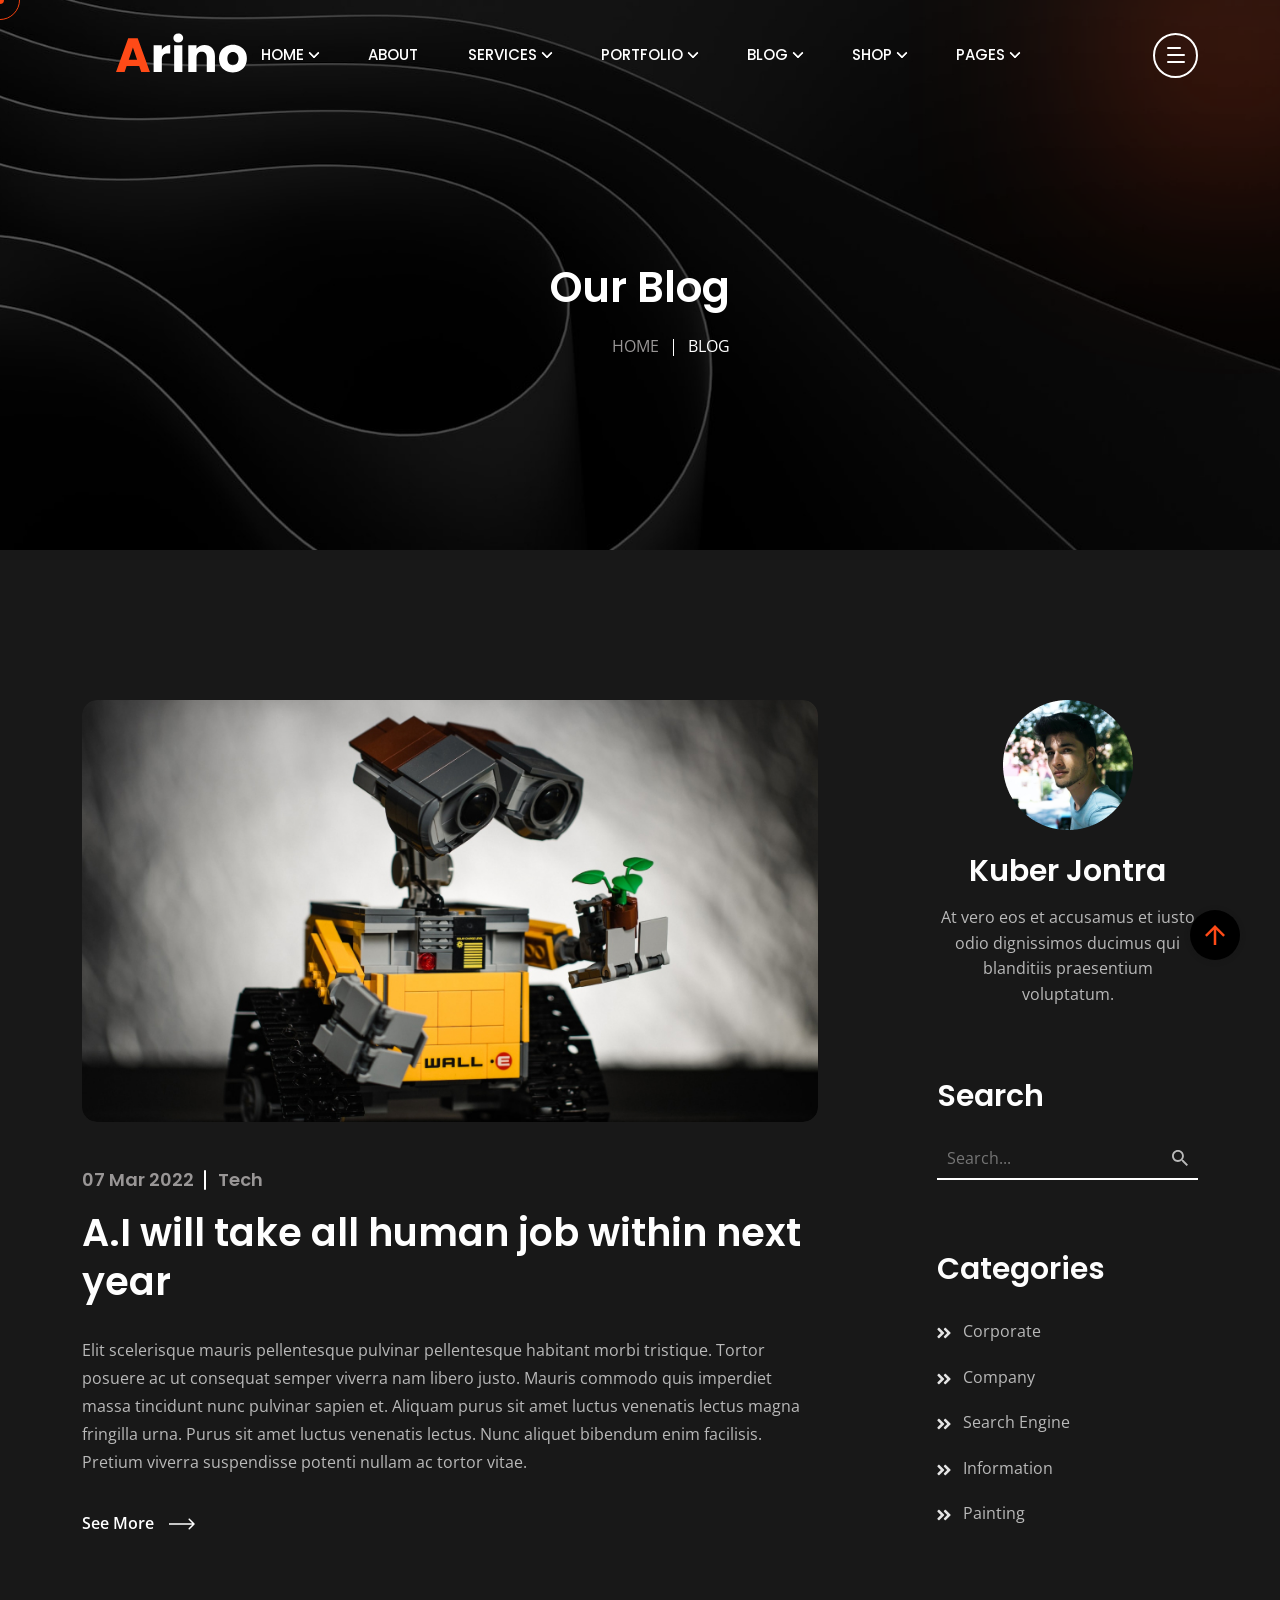
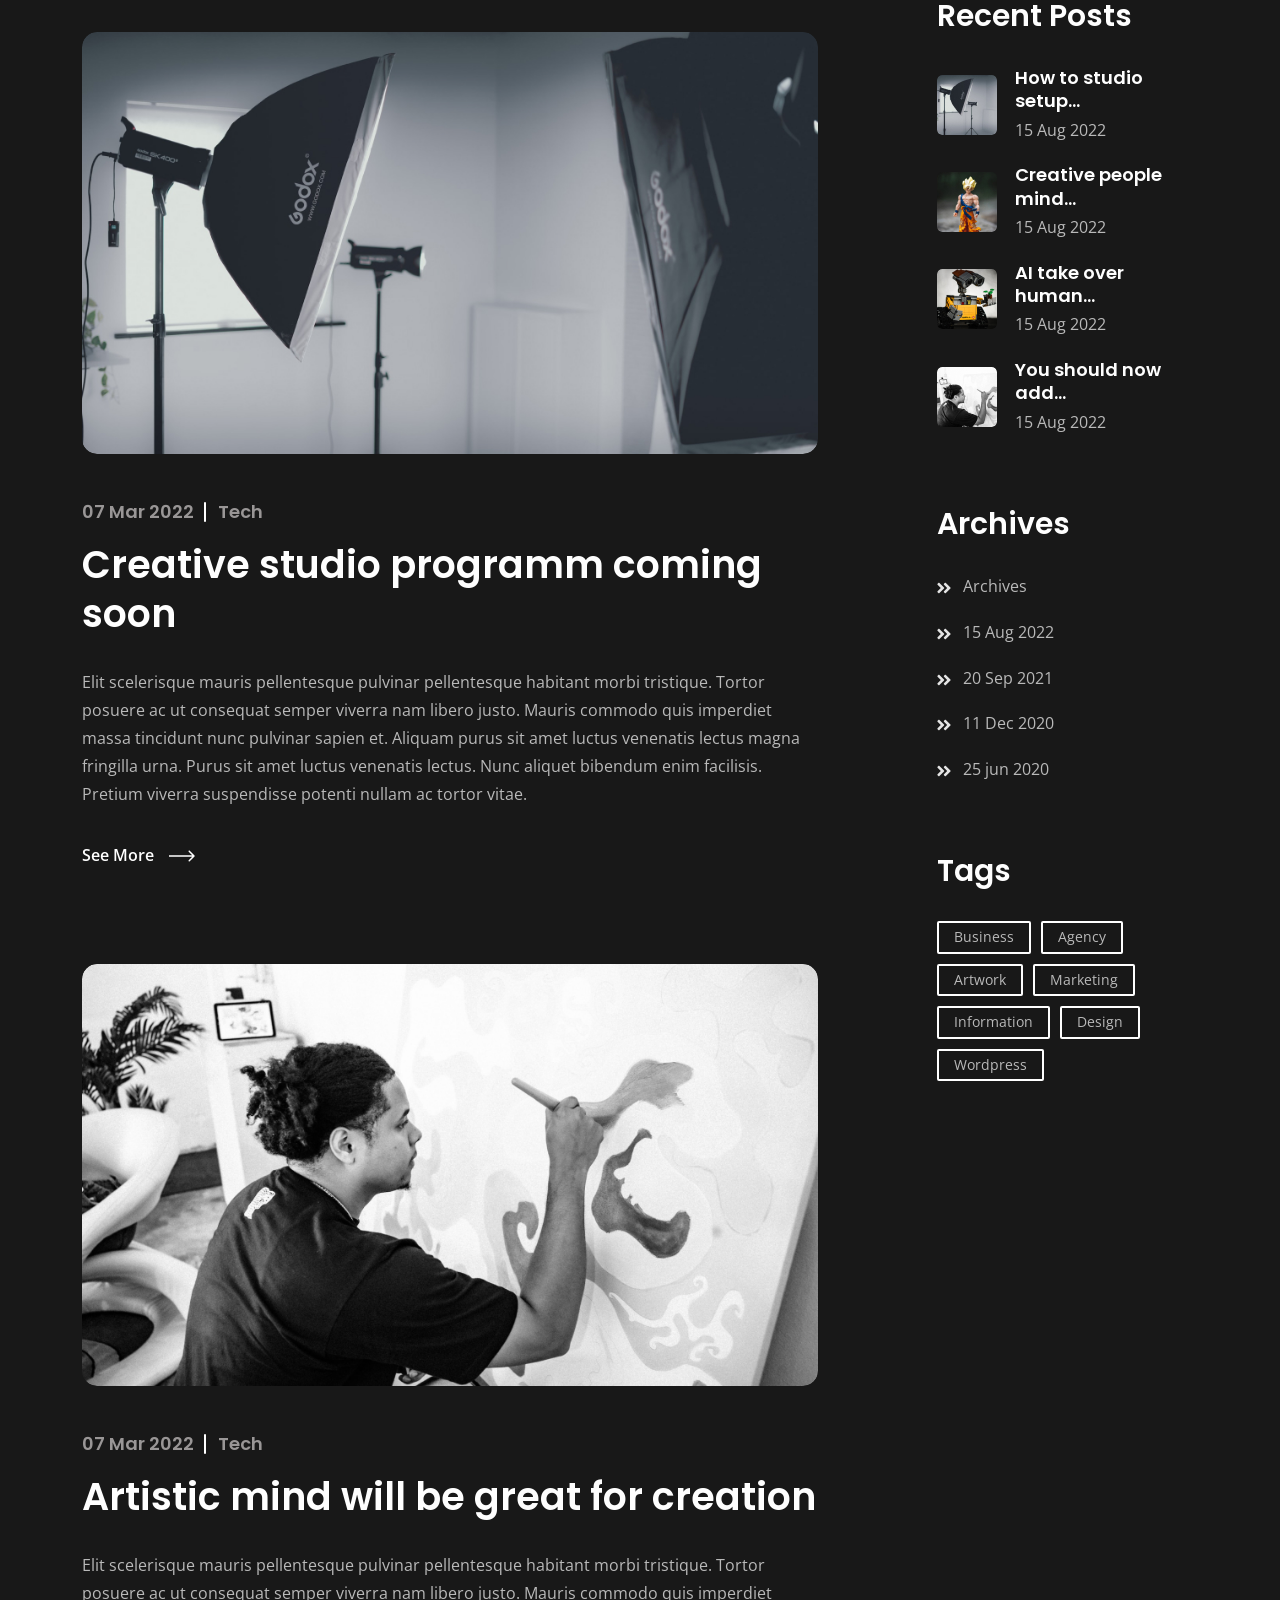
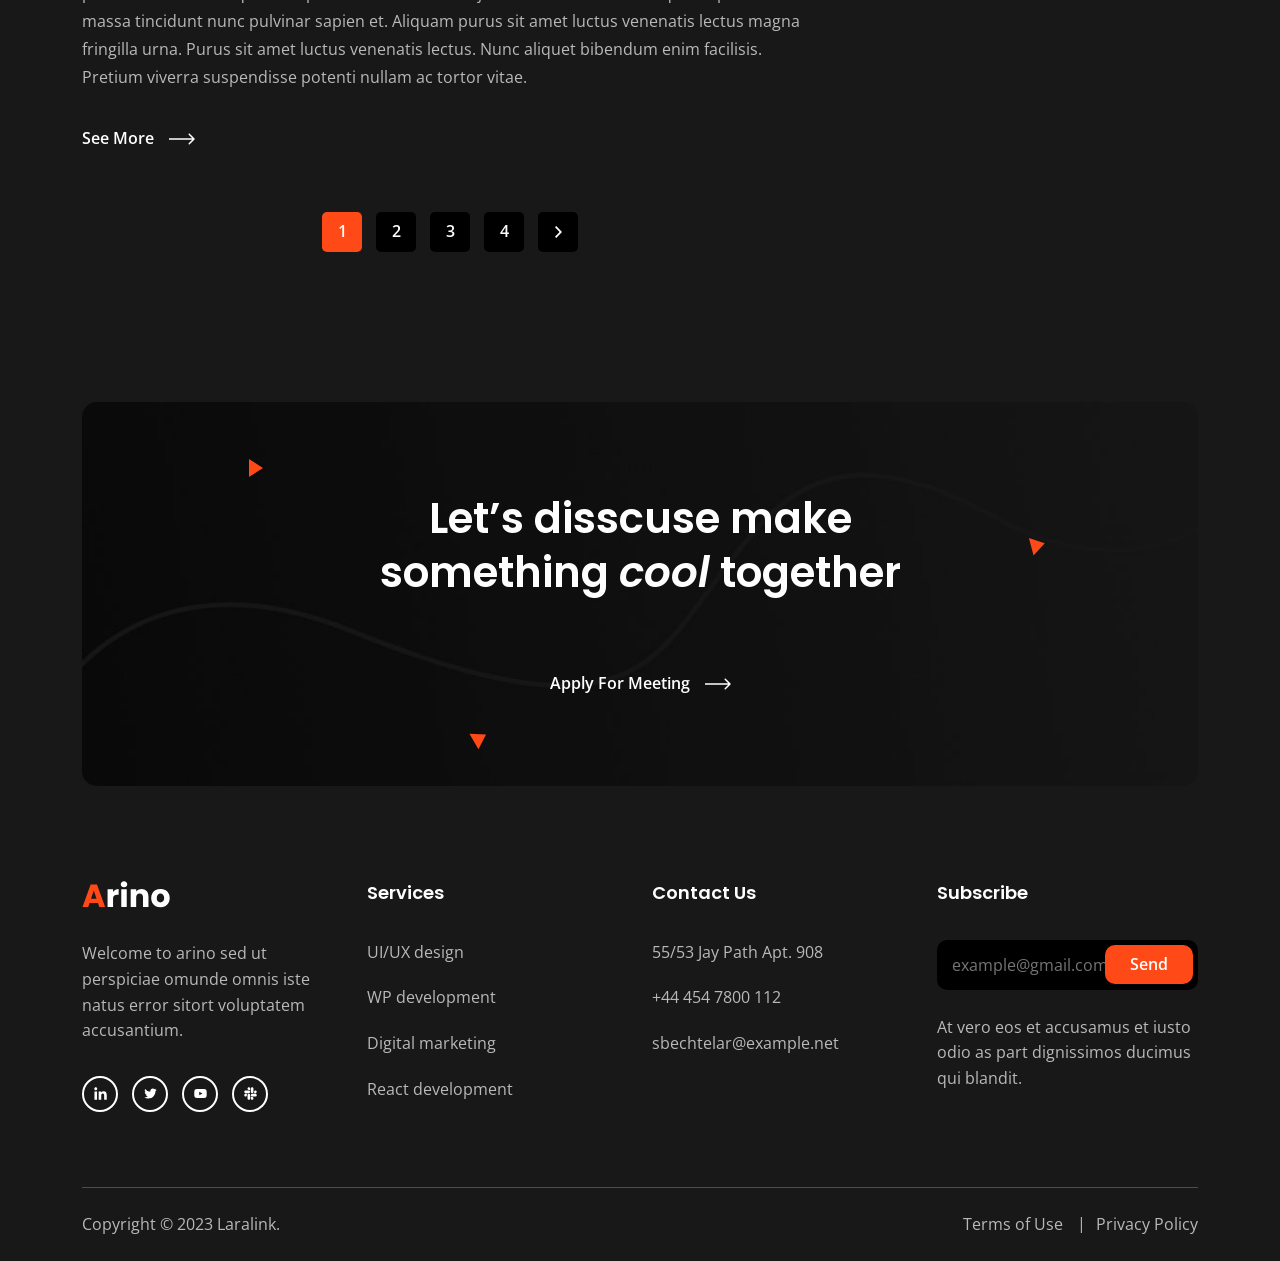
<file: blog.html>
<!DOCTYPE html>
<html class="no-js" lang="en">
  <head>
    <!-- Meta Tags -->
    <meta charset="utf-8">
    <meta http-equiv="x-ua-compatible" content="ie=edge">
    <meta name="viewport" content="width=device-width, initial-scale=1">
    <meta name="author" content="Laralink">
    <!-- Favicon Icon -->
    <link rel="icon" href="assets/img/favicon.png">
    <!-- Site Title -->
    <title>Arino - Creative Agency Template</title>
    <link rel="stylesheet" href="assets/css/plugins/bootstrap.min.css">
    <link rel="stylesheet" href="assets/css/plugins/fontawesome.min.css">
    <link rel="stylesheet" href="assets/css/plugins/slick.css">
    <link rel="stylesheet" href="assets/css/plugins/lightgallery.min.css">
    <link rel="stylesheet" href="assets/css/plugins/animate.css">
    <link rel="stylesheet" href="assets/css/style.css">
  </head>
  <body>
    <div class="cs-preloader cs-center">
      <div class="cs-preloader_in"></div>
    </div>
    <!-- Start Header Section -->
    <header class="cs-site_header cs-style1 text-uppercase cs-sticky_header">
      <div class="cs-main_header">
        <div class="container">
          <div class="cs-main_header_in">
            <div class="cs-main_header_left">
              <a class="cs-site_branding" href="index.html">
                <img src="assets/img/logo.svg" alt="Logo">
              </a>
            </div>
            <div class="cs-main_header_center">
              <div class="cs-nav cs-primary_font cs-medium">
                <ul class="cs-nav_list">
                  <li class="menu-item-has-children cs-mega_menu">
                    <a href="index.html">Home</a>
                    <ul class="cs-mega_wrapper">
                      <li>
                        <ul>
                          <li>
                            <a href="index.html" class="cs-nav_list_img">
                              <img src="assets/img/demo/main-home.jpeg" alt="Thumb">
                            </a>
                            <a href="index.html">Main Home</a>
                          </li>
                          <li>
                            <a href="showcase-portfolio.html" class="cs-nav_list_img">
                              <img src="assets/img/demo/showcase.jpeg" alt="Thumb">
                            </a>
                            <a href="showcase-portfolio.html">Showcase Portfolio</a>
                          </li>
                        </ul>
                      </li>
                      <li>
                        <ul>
                          <li>
                            <a href="photography-agency.html" class="cs-nav_list_img">
                              <img src="assets/img/demo/photography-agency.jpeg" alt="Thumb">
                            </a>
                            <a href="photography-agency.html">Photography Agency</a>
                          </li>
                          <li>
                            <a href="case-study-showcase.html" class="cs-nav_list_img">
                              <img src="assets/img/demo/case_study_showcase.jpeg" alt="Thumb">
                            </a>
                            <a href="case-study-showcase.html">Case Study Showcase</a>
                          </li>
                        </ul>
                      </li>
                      <li>
                        <ul>
                          <li>
                            <a href="creative-portfolio.html" class="cs-nav_list_img">
                              <img src="assets/img/demo/portfolio.jpeg" alt="Thumb">
                            </a>
                            <a href="creative-portfolio.html">Creative Portfolio</a>
                          </li>
                        </ul>
                      </li>
                      <li>
                        <ul>
                          <li>
                            <a href="digital-agency.html" class="cs-nav_list_img">
                              <img src="assets/img/demo/digital-agency.jpeg" alt="Thumb">
                            </a>
                            <a href="digital-agency.html">Digital Agency</a>
                          </li>
                        </ul>
                      </li>
                      <li>
                        <ul>
                          <li>
                            <a href="marketing-agency.html" class="cs-nav_list_img">
                              <img src="assets/img/demo/marketing.jpeg" alt="Thumb">
                            </a>
                            <a href="marketing-agency.html">Marketing Agency</a>
                          </li>
                        </ul>
                      </li>
                      <li>
                        <ul>
                          <li>
                            <a href="freelancer-agency.html" class="cs-nav_list_img">
                              <img src="assets/img/demo/freelancer-agency.jpeg" alt="Thumb">
                              <span class="cs-header_badge">New</span>
                            </a>
                            <a href="freelancer-agency.html">Freelancing Agency</a>
                          </li>
                        </ul>
                      </li>
                      <li>
                        <ul>
                          <li>
                            <a href="https://arino-html-rtl.vercel.app" target="_blank" class="cs-nav_list_img">
                              <img src="assets/img/demo/rtl.jpeg" alt="Thumb">
                              <span class="cs-header_badge">New</span>
                            </a>
                            <a href="https://arino-html-rtl.vercel.app" target="_blank">RTL Demo</a>
                          </li>
                        </ul>
                      </li>
                    </ul>
                  </li>
                  <li>
                    <a href="about.html">About</a>
                  </li>
                  <li class="menu-item-has-children">
                    <a href="service.html">Services</a>
                    <ul>
                      <li>
                        <a href="service.html">Services</a>
                      </li>
                      <li>
                        <a href="service-details.html">Service Details</a>
                      </li>
                    </ul>
                  </li>
                  <li class="menu-item-has-children">
                    <a href="portfolio.html">Portfolio</a>
                    <ul>
                      <li>
                        <a href="portfolio.html">Portfolio</a>
                      </li>
                      <li>
                        <a href="portfolio-details.html">Portfolio Details</a>
                      </li>
                    </ul>
                  </li>
                  <li class="menu-item-has-children">
                    <a href="blog.html">Blog</a>
                    <ul>
                      <li>
                        <a href="blog.html">Blog</a>
                      </li>
                      <li>
                        <a href="blog-details.html">Blog Details</a>
                      </li>
                    </ul>
                  </li>
                  <li class="menu-item-has-children">
                    <a href="shop.html">Shop</a>
                    <ul>
                      <li>
                        <a href="shop.html">Our Shop</a>
                      </li>
                      <li>
                        <a href="shop-product-details.html">Shop Details</a>
                      </li>
                      <li>
                        <a href="shop-cart.html">Cart</a>
                      </li>
                      <li>
                        <a href="shop-checkout.html">Checkout</a>
                      </li>
                      <li>
                        <a href="shop-order-recived.html">Success Order</a>
                      </li>
                      <li>
                        <a href="shop-wishlist.html">Wishlist</a>
                      </li>
                    </ul>
                  </li>
                  <li class="menu-item-has-children">
                    <a href="#">Pages</a>
                    <ul>
                      <li>
                        <a href="contact.html">Contact</a>
                      </li>
                      <li>
                        <a href="team.html">Team</a>
                      </li>
                      <li>
                        <a href="team-details.html">Team Details</a>
                      </li>
                      <li>
                        <a href="case-study.html">Case Study Details</a>
                      </li>
                      <li>
                        <a href="faq.html">FAQ</a>
                      </li>
                    </ul>
                  </li>
                </ul>
              </div>
            </div>
            <div class="cs-main_header_right">
              <div class="cs-toolbox">
                <span class="cs-icon_btn">
                  <span class="cs-icon_btn_in">
                    <span></span>
                    <span></span>
                    <span></span>
                    <span></span>
                  </span>
                </span>
              </div>
            </div>
          </div>
        </div>
      </div>
    </header>
    <div class="cs-side_header">
      <button class="cs-close"></button>
      <div class="cs-side_header_overlay"></div>
      <div class="cs-side_header_in">
        <div class="cs-side_header_shape"></div>
        <a class="cs-site_branding" href="index.html">
          <img src="assets/img/footer_logo.svg" alt="Logo">
        </a>
        <div class="cs-side_header_box">
          <h2 class="cs-side_header_heading">Do you have a project in your <br> mind? Keep connect us. </h2>
        </div>
        <div class="cs-side_header_box">
          <h3 class="cs-side_header_title cs-primary_color">Contact Us</h3>
          <ul class="cs-contact_info cs-style1 cs-mp0">
            <li>
              <svg width="18" height="18" viewBox="0 0 18 18" fill="none" xmlns="http://www.w3.org/2000/svg">
                <path d="M17 12.5C15.75 12.5 14.55 12.3 13.43 11.93C13.08 11.82 12.69 11.9 12.41 12.17L10.21 14.37C7.38 12.93 5.06 10.62 3.62 7.79L5.82 5.58C6.1 5.31 6.18 4.92 6.07 4.57C5.7 3.45 5.5 2.25 5.5 1C5.5 0.45 5.05 0 4.5 0H1C0.45 0 0 0.45 0 1C0 10.39 7.61 18 17 18C17.55 18 18 17.55 18 17V13.5C18 12.95 17.55 12.5 17 12.5ZM9 0V10L12 7H18V0H9Z" fill="#FF4A17" />
              </svg>
              <span>+44 454 7800 112</span>
            </li>
            <li>
              <svg width="20" height="18" viewBox="0 0 20 18" fill="none" xmlns="http://www.w3.org/2000/svg">
                <path d="M20 6.98V16C20 17.1 19.1 18 18 18H2C0.9 18 0 17.1 0 16V4C0 2.9 0.9 2 2 2H12.1C12.04 2.32 12 2.66 12 3C12 4.48 12.65 5.79 13.67 6.71L10 9L2 4V6L10 11L15.3 7.68C15.84 7.88 16.4 8 17 8C18.13 8 19.16 7.61 20 6.98ZM14 3C14 4.66 15.34 6 17 6C18.66 6 20 4.66 20 3C20 1.34 18.66 0 17 0C15.34 0 14 1.34 14 3Z" fill="#FF4A17" />
              </svg>
              <span>infotech@arino.com</span>
            </li>
            <li>
              <svg width="14" height="20" viewBox="0 0 14 20" fill="none" xmlns="http://www.w3.org/2000/svg">
                <path d="M7 0C3.13 0 0 3.13 0 7C0 12.25 7 20 7 20C7 20 14 12.25 14 7C14 3.13 10.87 0 7 0ZM7 9.5C5.62 9.5 4.5 8.38 4.5 7C4.5 5.62 5.62 4.5 7 4.5C8.38 4.5 9.5 5.62 9.5 7C9.5 8.38 8.38 9.5 7 9.5Z" fill="#FF4A17" />
              </svg>
              <span>50 Wall Street Suite, 44150 <br>Ohio, United States </span>
            </li>
          </ul>
        </div>
        <div class="cs-side_header_box">
          <h3 class="cs-side_header_title cs-primary_color">Subscribe</h3>
          <div class="cs-newsletter cs-style1">
            <form action="#" class="cs-newsletter_form">
              <input type="email" class="cs-newsletter_input" placeholder="example@gmail.com">
              <button class="cs-newsletter_btn">
                <span>Send</span>
              </button>
            </form>
            <div class="cs-newsletter_text">At vero eos et accusamus et iusto odio as part dignissimos ducimus qui blandit.</div>
          </div>
        </div>
        <div class="cs-side_header_box">
          <div class="cs-social_btns cs-style1">
            <a href="#" class="cs-center">
              <svg width="15" height="15" viewBox="0 0 15 15" fill="none" xmlns="http://www.w3.org/2000/svg">
                <path d="M4.04799 13.7497H1.45647V5.4043H4.04799V13.7497ZM2.75084 4.2659C1.92215 4.2659 1.25 3.57952 1.25 2.75084C1.25 2.35279 1.40812 1.97105 1.68958 1.68958C1.97105 1.40812 2.35279 1.25 2.75084 1.25C3.14888 1.25 3.53063 1.40812 3.81209 1.68958C4.09355 1.97105 4.25167 2.35279 4.25167 2.75084C4.25167 3.57952 3.57924 4.2659 2.75084 4.2659ZM13.7472 13.7497H11.1613V9.68722C11.1613 8.71903 11.1417 7.4774 9.81389 7.4774C8.46652 7.4774 8.26004 8.5293 8.26004 9.61747V13.7497H5.67132V5.4043H8.15681V6.54269H8.19308C8.53906 5.887 9.38421 5.19503 10.6451 5.19503C13.2679 5.19503 13.75 6.92215 13.75 9.16546V13.7497H13.7472Z" fill="white"></path>
              </svg>
            </a>
            <a href="#" class="cs-center">
              <svg width="13" height="11" viewBox="0 0 13 11" fill="none" xmlns="http://www.w3.org/2000/svg">
                <path d="M11.4651 2.95396C11.4731 3.065 11.4731 3.17606 11.4731 3.2871C11.4731 6.67383 8.89535 10.5761 4.18402 10.5761C2.73255 10.5761 1.38421 10.1557 0.25 9.42608C0.456226 9.44986 0.654494 9.4578 0.868655 9.4578C2.06629 9.4578 3.16879 9.0533 4.04918 8.36326C2.92291 8.33946 1.97906 7.60183 1.65386 6.5866C1.81251 6.61038 1.97112 6.62624 2.1377 6.62624C2.36771 6.62624 2.59774 6.59451 2.81188 6.53901C1.63802 6.30105 0.757595 5.26996 0.757595 4.02472V3.99301C1.09864 4.18336 1.49524 4.30233 1.91558 4.31818C1.22554 3.85814 0.773464 3.07294 0.773464 2.1846C0.773464 1.70872 0.900344 1.27249 1.12244 0.891774C2.38355 2.44635 4.27919 3.46156 6.40481 3.57262C6.36516 3.38226 6.34136 3.184 6.34136 2.9857C6.34136 1.57388 7.4835 0.423828 8.90323 0.423828C9.64086 0.423828 10.3071 0.733156 10.7751 1.23284C11.354 1.1218 11.9093 0.907643 12.401 0.614185C12.2106 1.20906 11.8061 1.70875 11.2748 2.02598C11.7903 1.97049 12.29 1.82769 12.75 1.62942C12.4011 2.13702 11.9648 2.5891 11.4651 2.95396V2.95396Z" fill="white"></path>
              </svg>
            </a>
            <a href="#" class="cs-center">
              <svg width="13" height="9" viewBox="0 0 13 9" fill="none" xmlns="http://www.w3.org/2000/svg">
                <path d="M12.4888 1.48066C12.345 0.939353 11.9215 0.513038 11.3837 0.368362C10.4089 0.105469 6.5 0.105469 6.5 0.105469C6.5 0.105469 2.59116 0.105469 1.61633 0.368362C1.07853 0.513061 0.65496 0.939353 0.5112 1.48066C0.25 2.4618 0.25 4.50887 0.25 4.50887C0.25 4.50887 0.25 6.55595 0.5112 7.53709C0.65496 8.0784 1.07853 8.48695 1.61633 8.63163C2.59116 8.89452 6.5 8.89452 6.5 8.89452C6.5 8.89452 10.4088 8.89452 11.3837 8.63163C11.9215 8.48695 12.345 8.0784 12.4888 7.53709C12.75 6.55595 12.75 4.50887 12.75 4.50887C12.75 4.50887 12.75 2.4618 12.4888 1.48066V1.48066ZM5.22158 6.36746V2.65029L8.48861 4.50892L5.22158 6.36746V6.36746Z" fill="white"></path>
              </svg>
            </a>
            <a href="#" class="cs-center">
              <svg width="13" height="13" viewBox="0 0 13 13" fill="none" xmlns="http://www.w3.org/2000/svg">
                <path d="M2.87612 8.149C2.87612 8.87165 2.28571 9.46205 1.56306 9.46205C0.840402 9.46205 0.25 8.87165 0.25 8.149C0.25 7.42634 0.840402 6.83594 1.56306 6.83594H2.87612V8.149ZM3.53795 8.149C3.53795 7.42634 4.12835 6.83594 4.851 6.83594C5.57366 6.83594 6.16406 7.42634 6.16406 8.149V11.4369C6.16406 12.1596 5.57366 12.75 4.851 12.75C4.12835 12.75 3.53795 12.1596 3.53795 11.4369V8.149ZM4.851 2.87612C4.12835 2.87612 3.53795 2.28571 3.53795 1.56306C3.53795 0.840402 4.12835 0.25 4.851 0.25C5.57366 0.25 6.16406 0.840402 6.16406 1.56306V2.87612H4.851V2.87612ZM4.851 3.53795C5.57366 3.53795 6.16406 4.12835 6.16406 4.851C6.16406 5.57366 5.57366 6.16406 4.851 6.16406H1.56306C0.840402 6.16406 0.25 5.57366 0.25 4.851C0.25 4.12835 0.840402 3.53795 1.56306 3.53795H4.851V3.53795ZM10.1239 4.851C10.1239 4.12835 10.7143 3.53795 11.4369 3.53795C12.1596 3.53795 12.75 4.12835 12.75 4.851C12.75 5.57366 12.1596 6.16406 11.4369 6.16406H10.1239V4.851V4.851ZM9.46205 4.851C9.46205 5.57366 8.87165 6.16406 8.149 6.16406C7.42634 6.16406 6.83594 5.57366 6.83594 4.851V1.56306C6.83594 0.840402 7.42634 0.25 8.149 0.25C8.87165 0.25 9.46205 0.840402 9.46205 1.56306V4.851V4.851ZM8.149 10.1239C8.87165 10.1239 9.46205 10.7143 9.46205 11.4369C9.46205 12.1596 8.87165 12.75 8.149 12.75C7.42634 12.75 6.83594 12.1596 6.83594 11.4369V10.1239H8.149ZM8.149 9.46205C7.42634 9.46205 6.83594 8.87165 6.83594 8.149C6.83594 7.42634 7.42634 6.83594 8.149 6.83594H11.4369C12.1596 6.83594 12.75 7.42634 12.75 8.149C12.75 8.87165 12.1596 9.46205 11.4369 9.46205H8.149Z" fill="white"></path>
              </svg>
            </a>
          </div>
        </div>
      </div>
    </div>
    <!-- End Header Section -->
    <!-- Start Hero -->
    <div class="cs-page_heading cs-style1 cs-center text-center cs-bg" data-src="assets/img/blog_hero_bg.jpeg">
      <div class="container">
        <div class="cs-page_heading_in">
          <h1 class="cs-page_title cs-font_50 cs-white_color">Our Blog</h1>
          <ol class="breadcrumb text-uppercase">
            <li class="breadcrumb-item">
              <a href="index.html">Home</a>
            </li>
            <li class="breadcrumb-item active">Blog</li>
          </ol>
        </div>
      </div>
    </div>
    <!-- End Hero -->
    <div class="cs-height_150 cs-height_lg_80"></div>
    <!-- Start Blogs -->
    <section>
      <div class="container">
        <div class="row">
          <div class="col-lg-8">
            <div class="cs-post cs-style2">
              <a href="blog-details.html" class="cs-post_thumb cs-radius_15">
                <img src="assets/img/post_4.jpeg" alt="Post" class="w-100 cs-radius_15">
              </a>
              <div class="cs-post_info">
                <div class="cs-post_meta cs-style1 cs-ternary_color cs-semi_bold cs-primary_font">
                  <span class="cs-posted_by">07 Mar 2022</span>
                  <a href="#" class="cs-post_avatar">Tech</a>
                </div>
                <h2 class="cs-post_title">
                  <a href="#">A.I will take all human job within next year</a>
                </h2>
                <div class="cs-post_sub_title">Elit scelerisque mauris pellentesque pulvinar pellentesque habitant morbi tristique. Tortor posuere ac ut consequat semper viverra nam libero justo. Mauris commodo quis imperdiet massa tincidunt nunc pulvinar sapien et. Aliquam purus sit amet luctus venenatis lectus magna fringilla urna. Purus sit amet luctus venenatis lectus. Nunc aliquet bibendum enim facilisis. Pretium viverra suspendisse potenti nullam ac tortor vitae.</div>
                <a href="blog-details.html" class="cs-text_btn">
                  <span>See More</span>
                  <svg width="26" height="12" viewBox="0 0 26 12" fill="none" xmlns="http://www.w3.org/2000/svg">
                    <path d="M25.5307 6.53033C25.8236 6.23744 25.8236 5.76256 25.5307 5.46967L20.7577 0.696699C20.4648 0.403806 19.99 0.403806 19.6971 0.696699C19.4042 0.989593 19.4042 1.46447 19.6971 1.75736L23.9397 6L19.6971 10.2426C19.4042 10.5355 19.4042 11.0104 19.6971 11.3033C19.99 11.5962 20.4648 11.5962 20.7577 11.3033L25.5307 6.53033ZM0.000366211 6.75H25.0004V5.25H0.000366211V6.75Z" fill="currentColor" />
                  </svg>
                </a>
              </div>
            </div>
            <div class="cs-height_95 cs-height_lg_60"></div>
            <div class="cs-post cs-style2">
              <a href="blog-details.html" class="cs-post_thumb cs-radius_15">
                <img src="assets/img/post_5.jpeg" alt="Post" class="w-100 cs-radius_15">
              </a>
              <div class="cs-post_info">
                <div class="cs-post_meta cs-style1 cs-ternary_color cs-semi_bold cs-primary_font">
                  <span class="cs-posted_by">07 Mar 2022</span>
                  <a href="#" class="cs-post_avatar">Tech</a>
                </div>
                <h2 class="cs-post_title">
                  <a href="#">Creative studio programm coming soon</a>
                </h2>
                <div class="cs-post_sub_title">Elit scelerisque mauris pellentesque pulvinar pellentesque habitant morbi tristique. Tortor posuere ac ut consequat semper viverra nam libero justo. Mauris commodo quis imperdiet massa tincidunt nunc pulvinar sapien et. Aliquam purus sit amet luctus venenatis lectus magna fringilla urna. Purus sit amet luctus venenatis lectus. Nunc aliquet bibendum enim facilisis. Pretium viverra suspendisse potenti nullam ac tortor vitae.</div>
                <a href="blog-details.html" class="cs-text_btn">
                  <span>See More</span>
                  <svg width="26" height="12" viewBox="0 0 26 12" fill="none" xmlns="http://www.w3.org/2000/svg">
                    <path d="M25.5307 6.53033C25.8236 6.23744 25.8236 5.76256 25.5307 5.46967L20.7577 0.696699C20.4648 0.403806 19.99 0.403806 19.6971 0.696699C19.4042 0.989593 19.4042 1.46447 19.6971 1.75736L23.9397 6L19.6971 10.2426C19.4042 10.5355 19.4042 11.0104 19.6971 11.3033C19.99 11.5962 20.4648 11.5962 20.7577 11.3033L25.5307 6.53033ZM0.000366211 6.75H25.0004V5.25H0.000366211V6.75Z" fill="currentColor" />
                  </svg>
                </a>
              </div>
            </div>
            <div class="cs-height_95 cs-height_lg_60"></div>
            <div class="cs-post cs-style2">
              <a href="blog-details.html" class="cs-post_thumb cs-radius_15">
                <img src="assets/img/post_6.jpeg" alt="Post" class="w-100 cs-radius_15">
              </a>
              <div class="cs-post_info">
                <div class="cs-post_meta cs-style1 cs-ternary_color cs-semi_bold cs-primary_font">
                  <span class="cs-posted_by">07 Mar 2022</span>
                  <a href="#" class="cs-post_avatar">Tech</a>
                </div>
                <h2 class="cs-post_title">
                  <a href="#">Artistic mind will be great for creation</a>
                </h2>
                <div class="cs-post_sub_title">Elit scelerisque mauris pellentesque pulvinar pellentesque habitant morbi tristique. Tortor posuere ac ut consequat semper viverra nam libero justo. Mauris commodo quis imperdiet massa tincidunt nunc pulvinar sapien et. Aliquam purus sit amet luctus venenatis lectus magna fringilla urna. Purus sit amet luctus venenatis lectus. Nunc aliquet bibendum enim facilisis. Pretium viverra suspendisse potenti nullam ac tortor vitae.</div>
                <a href="blog-details.html" class="cs-text_btn">
                  <span>See More</span>
                  <svg width="26" height="12" viewBox="0 0 26 12" fill="none" xmlns="http://www.w3.org/2000/svg">
                    <path d="M25.5307 6.53033C25.8236 6.23744 25.8236 5.76256 25.5307 5.46967L20.7577 0.696699C20.4648 0.403806 19.99 0.403806 19.6971 0.696699C19.4042 0.989593 19.4042 1.46447 19.6971 1.75736L23.9397 6L19.6971 10.2426C19.4042 10.5355 19.4042 11.0104 19.6971 11.3033C19.99 11.5962 20.4648 11.5962 20.7577 11.3033L25.5307 6.53033ZM0.000366211 6.75H25.0004V5.25H0.000366211V6.75Z" fill="currentColor" />
                  </svg>
                </a>
              </div>
            </div>
            <div class="cs-height_60 cs-height_lg_40"></div>
            <ul class="cs-pagination_box cs-center cs-white_color cs-mp0 cs-semi_bold">
              <li>
                <a class="cs-pagination_item cs-center active" href="blog.html">1</a>
              </li>
              <li>
                <a class="cs-pagination_item cs-center" href="blog.html">2</a>
              </li>
              <li>
                <a class="cs-pagination_item cs-center" href="blog.html">3</a>
              </li>
              <li>
                <a class="cs-pagination_item cs-center" href="blog.html">4</a>
              </li>
              <li>
                <a href="#" class="cs-pagination_item cs-center">
                  <svg width="7" height="12" viewBox="0 0 7 12" fill="none" xmlns="http://www.w3.org/2000/svg">
                    <path d="M0 1.272L4.55116 6L0 10.728L1.22442 12L7 6L1.22442 0L0 1.272Z" fill="currentColor" />
                  </svg>
                </a>
              </li>
            </ul>
          </div>
          <div class="col-xl-3 col-lg-4 offset-xl-1">
            <div class="cs-height_0 cs-height_lg_80"></div>
            <div class="cs-sidebar cs-right_sidebar cs-accent_5_bg_2">
              <div class="cs-sidebar_item author_search text-center">
                <div class="cs-author_card">
                  <img src="assets/img/avatar_1.png" alt="Aauthor">
                  <h3>Kuber Jontra</h3>
                  <p>At vero eos et accusamus et iusto odio dignissimos ducimus qui blanditiis praesentium voluptatum.</p>
                </div>
              </div>
              <div class="cs-sidebar_item widget_search">
                <h4 class="cs-sidebar_widget_title">Search</h4>
                <form class="cs-sidebar_search" action="#">
                  <input type="text" placeholder="Search...">
                  <button class="cs-sidebar_search_btn">
                    <svg width="16" height="16" viewBox="0 0 16 16" fill="none" xmlns="http://www.w3.org/2000/svg">
                      <path d="M11.4351 10.0629H10.7124L10.4563 9.81589C11.3528 8.77301 11.8925 7.4191 11.8925 5.94625C11.8925 2.66209 9.23042 0 5.94625 0C2.66209 0 0 2.66209 0 5.94625C0 9.23042 2.66209 11.8925 5.94625 11.8925C7.4191 11.8925 8.77301 11.3528 9.81589 10.4563L10.0629 10.7124V11.4351L14.6369 16L16 14.6369L11.4351 10.0629ZM5.94625 10.0629C3.66838 10.0629 1.82962 8.22413 1.82962 5.94625C1.82962 3.66838 3.66838 1.82962 5.94625 1.82962C8.22413 1.82962 10.0629 3.66838 10.0629 5.94625C10.0629 8.22413 8.22413 10.0629 5.94625 10.0629Z" fill="currentColor" />
                    </svg>
                  </button>
                </form>
              </div>
              <div class="cs-sidebar_item widget_categories">
                <h4 class="cs-sidebar_widget_title">Categories</h4>
                <ul>
                  <li class="cat-item">
                    <a href="#">Corporate</a>
                  </li>
                  <li class="cat-item">
                    <a href="#">Company</a>
                  </li>
                  <li class="cat-item">
                    <a href="#">Search Engine</a>
                  </li>
                  <li class="cat-item">
                    <a href="#">Information</a>
                  </li>
                  <li class="cat-item">
                    <a href="#">Painting</a>
                  </li>
                </ul>
              </div>
              <div class="cs-sidebar_item">
                <h4 class="cs-sidebar_widget_title">Recent Posts</h4>
                <ul class="cs-recent_posts">
                  <li>
                    <div class="cs-recent_post">
                      <a href="#" class="cs-recent_post_thumb">
                        <div class="cs-recent_post_thumb_in cs-bg" data-src="assets/img/recent_post_1.jpeg"></div>
                      </a>
                      <div class="cs-recent_post_info">
                        <h3 class="cs-recent_post_title">
                          <a href="#">How to studio setup...</a>
                        </h3>
                        <div class="cs-recent_post_date cs-primary_40_color">15 Aug 2022</div>
                      </div>
                    </div>
                  </li>
                  <li>
                    <div class="cs-recent_post">
                      <a href="#" class="cs-recent_post_thumb">
                        <div class="cs-recent_post_thumb_in cs-bg" data-src="assets/img/recent_post_2.jpeg"></div>
                      </a>
                      <div class="cs-recent_post_info">
                        <h3 class="cs-recent_post_title">
                          <a href="#">Creative people mind...</a>
                        </h3>
                        <div class="cs-recent_post_date cs-primary_40_color">15 Aug 2022</div>
                      </div>
                    </div>
                  </li>
                  <li>
                    <div class="cs-recent_post">
                      <a href="#" class="cs-recent_post_thumb">
                        <div class="cs-recent_post_thumb_in cs-bg" data-src="assets/img/recent_post_3.jpeg"></div>
                      </a>
                      <div class="cs-recent_post_info">
                        <h3 class="cs-recent_post_title">
                          <a href="#">AI take over human...</a>
                        </h3>
                        <div class="cs-recent_post_date cs-primary_40_color">15 Aug 2022</div>
                      </div>
                    </div>
                  </li>
                  <li>
                    <div class="cs-recent_post">
                      <a href="#" class="cs-recent_post_thumb">
                        <div class="cs-recent_post_thumb_in cs-bg" data-src="assets/img/recent_post_4.jpeg"></div>
                      </a>
                      <div class="cs-recent_post_info">
                        <h3 class="cs-recent_post_title">
                          <a href="#">You should now add...</a>
                        </h3>
                        <div class="cs-recent_post_date cs-primary_40_color">15 Aug 2022</div>
                      </div>
                    </div>
                  </li>
                </ul>
              </div>
              <div class="cs-sidebar_item widget_archive">
                <h4 class="cs-sidebar_widget_title">Archives</h4>
                <ul>
                  <li>
                    <a href="#">Archives</a>
                  </li>
                  <li>
                    <a href="#">15 Aug 2022</a>
                  </li>
                  <li>
                    <a href="#">20 Sep 2021</a>
                  </li>
                  <li>
                    <a href="#">11 Dec 2020</a>
                  </li>
                  <li>
                    <a href="#">25 jun 2020</a>
                  </li>
                </ul>
              </div>
              <div class="cs-sidebar_item widget_tag_cloud">
                <h4 class="cs-sidebar_widget_title">Tags</h4>
                <div class="tagcloud">
                  <a href="#" class="tag-cloud-link">Business</a>
                  <a href="#" class="tag-cloud-link">Agency</a>
                  <a href="#" class="tag-cloud-link">Artwork</a>
                  <a href="#" class="tag-cloud-link">Marketing</a>
                  <a href="#" class="tag-cloud-link">Information</a>
                  <a href="#" class="tag-cloud-link">Design</a>
                  <a href="#" class="tag-cloud-link">Wordpress</a>
                </div>
              </div>
            </div>
          </div>
        </div>
      </div>
    </section>
    <!-- End Blogs -->
    <div class="cs-height_150 cs-height_lg_80"></div>
    <!-- Start CTA -->
    <section>
      <div class="container">
        <div class="cs-cta cs-style1 cs-bg text-center cs-shape_wrap_1 cs-position_1" data-src="assets/img/cta_bg.jpeg">
          <div class="cs-shape_1"></div>
          <div class="cs-shape_1"></div>
          <div class="cs-shape_1"></div>
          <div class="cs-cta_in">
            <h2 class="cs-cta_title cs-semi_bold cs-m0">Let’s disscuse make <br>something <i>cool</i> together </h2>
            <div class="cs-height_70 cs-height_lg_30"></div>
            <a href="contact.html" class="cs-text_btn">
              <span>Apply For Meeting</span>
              <svg width="26" height="12" viewBox="0 0 26 12" fill="none" xmlns="http://www.w3.org/2000/svg">
                <path d="M25.5307 6.53033C25.8236 6.23744 25.8236 5.76256 25.5307 5.46967L20.7577 0.696699C20.4648 0.403806 19.99 0.403806 19.6971 0.696699C19.4042 0.989593 19.4042 1.46447 19.6971 1.75736L23.9397 6L19.6971 10.2426C19.4042 10.5355 19.4042 11.0104 19.6971 11.3033C19.99 11.5962 20.4648 11.5962 20.7577 11.3033L25.5307 6.53033ZM0.000366211 6.75H25.0004V5.25H0.000366211V6.75Z" fill="currentColor" />
              </svg>
            </a>
          </div>
        </div>
      </div>
    </section>
    <!-- End CTA -->
    <!-- Start Footer -->
    <footer class="cs-fooer">
      <div class="cs-fooer_main">
        <div class="container">
          <div class="row">
            <div class="col-lg-3 col-sm-6">
              <div class="cs-footer_item">
                <div class="cs-text_widget">
                  <img src="assets/img/footer_logo.svg" alt="Thumb">
                  <p>Welcome to arino sed ut perspiciae omunde omnis iste natus error sitort voluptatem accusantium.</p>
                </div>
                <div class="cs-social_btns cs-style1">
                  <a href="#" class="cs-center">
                    <svg width="15" height="15" viewBox="0 0 15 15" fill="none" xmlns="http://www.w3.org/2000/svg">
                      <path d="M4.04799 13.7497H1.45647V5.4043H4.04799V13.7497ZM2.75084 4.2659C1.92215 4.2659 1.25 3.57952 1.25 2.75084C1.25 2.35279 1.40812 1.97105 1.68958 1.68958C1.97105 1.40812 2.35279 1.25 2.75084 1.25C3.14888 1.25 3.53063 1.40812 3.81209 1.68958C4.09355 1.97105 4.25167 2.35279 4.25167 2.75084C4.25167 3.57952 3.57924 4.2659 2.75084 4.2659ZM13.7472 13.7497H11.1613V9.68722C11.1613 8.71903 11.1417 7.4774 9.81389 7.4774C8.46652 7.4774 8.26004 8.5293 8.26004 9.61747V13.7497H5.67132V5.4043H8.15681V6.54269H8.19308C8.53906 5.887 9.38421 5.19503 10.6451 5.19503C13.2679 5.19503 13.75 6.92215 13.75 9.16546V13.7497H13.7472Z" fill="white" />
                    </svg>
                  </a>
                  <a href="#" class="cs-center">
                    <svg width="13" height="11" viewBox="0 0 13 11" fill="none" xmlns="http://www.w3.org/2000/svg">
                      <path d="M11.4651 2.95396C11.4731 3.065 11.4731 3.17606 11.4731 3.2871C11.4731 6.67383 8.89535 10.5761 4.18402 10.5761C2.73255 10.5761 1.38421 10.1557 0.25 9.42608C0.456226 9.44986 0.654494 9.4578 0.868655 9.4578C2.06629 9.4578 3.16879 9.0533 4.04918 8.36326C2.92291 8.33946 1.97906 7.60183 1.65386 6.5866C1.81251 6.61038 1.97112 6.62624 2.1377 6.62624C2.36771 6.62624 2.59774 6.59451 2.81188 6.53901C1.63802 6.30105 0.757595 5.26996 0.757595 4.02472V3.99301C1.09864 4.18336 1.49524 4.30233 1.91558 4.31818C1.22554 3.85814 0.773464 3.07294 0.773464 2.1846C0.773464 1.70872 0.900344 1.27249 1.12244 0.891774C2.38355 2.44635 4.27919 3.46156 6.40481 3.57262C6.36516 3.38226 6.34136 3.184 6.34136 2.9857C6.34136 1.57388 7.4835 0.423828 8.90323 0.423828C9.64086 0.423828 10.3071 0.733156 10.7751 1.23284C11.354 1.1218 11.9093 0.907643 12.401 0.614185C12.2106 1.20906 11.8061 1.70875 11.2748 2.02598C11.7903 1.97049 12.29 1.82769 12.75 1.62942C12.4011 2.13702 11.9648 2.5891 11.4651 2.95396V2.95396Z" fill="white" />
                    </svg>
                  </a>
                  <a href="#" class="cs-center">
                    <svg width="13" height="9" viewBox="0 0 13 9" fill="none" xmlns="http://www.w3.org/2000/svg">
                      <path d="M12.4888 1.48066C12.345 0.939353 11.9215 0.513038 11.3837 0.368362C10.4089 0.105469 6.5 0.105469 6.5 0.105469C6.5 0.105469 2.59116 0.105469 1.61633 0.368362C1.07853 0.513061 0.65496 0.939353 0.5112 1.48066C0.25 2.4618 0.25 4.50887 0.25 4.50887C0.25 4.50887 0.25 6.55595 0.5112 7.53709C0.65496 8.0784 1.07853 8.48695 1.61633 8.63163C2.59116 8.89452 6.5 8.89452 6.5 8.89452C6.5 8.89452 10.4088 8.89452 11.3837 8.63163C11.9215 8.48695 12.345 8.0784 12.4888 7.53709C12.75 6.55595 12.75 4.50887 12.75 4.50887C12.75 4.50887 12.75 2.4618 12.4888 1.48066V1.48066ZM5.22158 6.36746V2.65029L8.48861 4.50892L5.22158 6.36746V6.36746Z" fill="white" />
                    </svg>
                  </a>
                  <a href="#" class="cs-center">
                    <svg width="13" height="13" viewBox="0 0 13 13" fill="none" xmlns="http://www.w3.org/2000/svg">
                      <path d="M2.87612 8.149C2.87612 8.87165 2.28571 9.46205 1.56306 9.46205C0.840402 9.46205 0.25 8.87165 0.25 8.149C0.25 7.42634 0.840402 6.83594 1.56306 6.83594H2.87612V8.149ZM3.53795 8.149C3.53795 7.42634 4.12835 6.83594 4.851 6.83594C5.57366 6.83594 6.16406 7.42634 6.16406 8.149V11.4369C6.16406 12.1596 5.57366 12.75 4.851 12.75C4.12835 12.75 3.53795 12.1596 3.53795 11.4369V8.149ZM4.851 2.87612C4.12835 2.87612 3.53795 2.28571 3.53795 1.56306C3.53795 0.840402 4.12835 0.25 4.851 0.25C5.57366 0.25 6.16406 0.840402 6.16406 1.56306V2.87612H4.851V2.87612ZM4.851 3.53795C5.57366 3.53795 6.16406 4.12835 6.16406 4.851C6.16406 5.57366 5.57366 6.16406 4.851 6.16406H1.56306C0.840402 6.16406 0.25 5.57366 0.25 4.851C0.25 4.12835 0.840402 3.53795 1.56306 3.53795H4.851V3.53795ZM10.1239 4.851C10.1239 4.12835 10.7143 3.53795 11.4369 3.53795C12.1596 3.53795 12.75 4.12835 12.75 4.851C12.75 5.57366 12.1596 6.16406 11.4369 6.16406H10.1239V4.851V4.851ZM9.46205 4.851C9.46205 5.57366 8.87165 6.16406 8.149 6.16406C7.42634 6.16406 6.83594 5.57366 6.83594 4.851V1.56306C6.83594 0.840402 7.42634 0.25 8.149 0.25C8.87165 0.25 9.46205 0.840402 9.46205 1.56306V4.851V4.851ZM8.149 10.1239C8.87165 10.1239 9.46205 10.7143 9.46205 11.4369C9.46205 12.1596 8.87165 12.75 8.149 12.75C7.42634 12.75 6.83594 12.1596 6.83594 11.4369V10.1239H8.149ZM8.149 9.46205C7.42634 9.46205 6.83594 8.87165 6.83594 8.149C6.83594 7.42634 7.42634 6.83594 8.149 6.83594H11.4369C12.1596 6.83594 12.75 7.42634 12.75 8.149C12.75 8.87165 12.1596 9.46205 11.4369 9.46205H8.149Z" fill="white" />
                    </svg>
                  </a>
                </div>
              </div>
            </div>
            <div class="col-lg-3 col-sm-6">
              <div class="cs-footer_item">
                <h2 class="cs-widget_title">Services</h2>
                <ul class="cs-menu_widget cs-mp0">
                  <li>
                    <a href="service-details.html">UI/UX design</a>
                  </li>
                  <li>
                    <a href="service-details.html">WP development</a>
                  </li>
                  <li>
                    <a href="service-details.html">Digital marketing</a>
                  </li>
                  <li>
                    <a href="service-details.html">React development</a>
                  </li>
                </ul>
              </div>
            </div>
            <div class="col-lg-3 col-sm-6">
              <div class="cs-footer_item">
                <h2 class="cs-widget_title">Contact Us</h2>
                <ul class="cs-menu_widget cs-mp0">
                  <li>55/53 Jay Path Apt. 908</li>
                  <li>+44 454 7800 112</li>
                  <li>sbechtelar@example.net</li>
                </ul>
              </div>
            </div>
            <div class="col-lg-3 col-sm-6">
              <div class="cs-footer_item">
                <h2 class="cs-widget_title">Subscribe</h2>
                <div class="cs-newsletter cs-style1">
                  <form action="#" class="cs-newsletter_form">
                    <input type="email" class="cs-newsletter_input" placeholder="example@gmail.com">
                    <button class="cs-newsletter_btn">
                      <span>Send</span>
                    </button>
                  </form>
                  <div class="cs-newsletter_text">At vero eos et accusamus et iusto odio as part dignissimos ducimus qui blandit.</div>
                </div>
              </div>
            </div>
          </div>
        </div>
      </div>
      <div class="container">
        <div class="cs-bottom_footer">
          <div class="cs-bottom_footer_left">
            <div class="cs-copyright">Copyright © 2023 Laralink.</div>
          </div>
          <div class="cs-bottom_footer_right">
            <ul class="cs-footer_links cs-mp0">
              <li>
                <a href="">Terms of Use</a>
              </li>
              <li>
                <a href="">Privacy Policy</a>
              </li>
            </ul>
          </div>
        </div>
      </div>
    </footer>
    <!-- End Footer -->
    <span class="cs-scrollup">
      <svg width="20" height="20" viewBox="0 0 20 20" fill="none" xmlns="http://www.w3.org/2000/svg">
        <path d="M0 10L1.7625 11.7625L8.75 4.7875V20H11.25V4.7875L18.225 11.775L20 10L10 0L0 10Z" fill="currentColor" />
      </svg>
    </span>
    <!-- Start Video Popup -->
    <div class="cs-video_popup">
      <div class="cs-video_popup_overlay"></div>
      <div class="cs-video_popup_content">
        <div class="cs-video_popup_layer"></div>
        <div class="cs-video_popup_container">
          <div class="cs-video_popup_align">
            <div class="embed-responsive embed-responsive-16by9">
              <iframe class="embed-responsive-item" src="about:blank"></iframe>
            </div>
          </div>
          <div class="cs-video_popup_close"></div>
        </div>
      </div>
    </div>
    <!-- End Video Popup -->
    <!-- Script -->
    <script src="assets/js/plugins/jquery-3.6.0.min.js"></script>
    <script src="assets/js/plugins/isotope.pkg.min.js"></script>
    <script src="assets/js/plugins/jquery.slick.min.js"></script>
    <script src="assets/js/plugins/jquery.counter.min.js"></script>
    <script src="assets/js/plugins/lightgallery.min.js"></script>
    <script src="assets/js/plugins/wow.min.js"></script>
    <script src="assets/js/plugins/gsap.min.js"></script>
    <script src="assets/js/main.js"></script>
  </body>
</html>
</file>
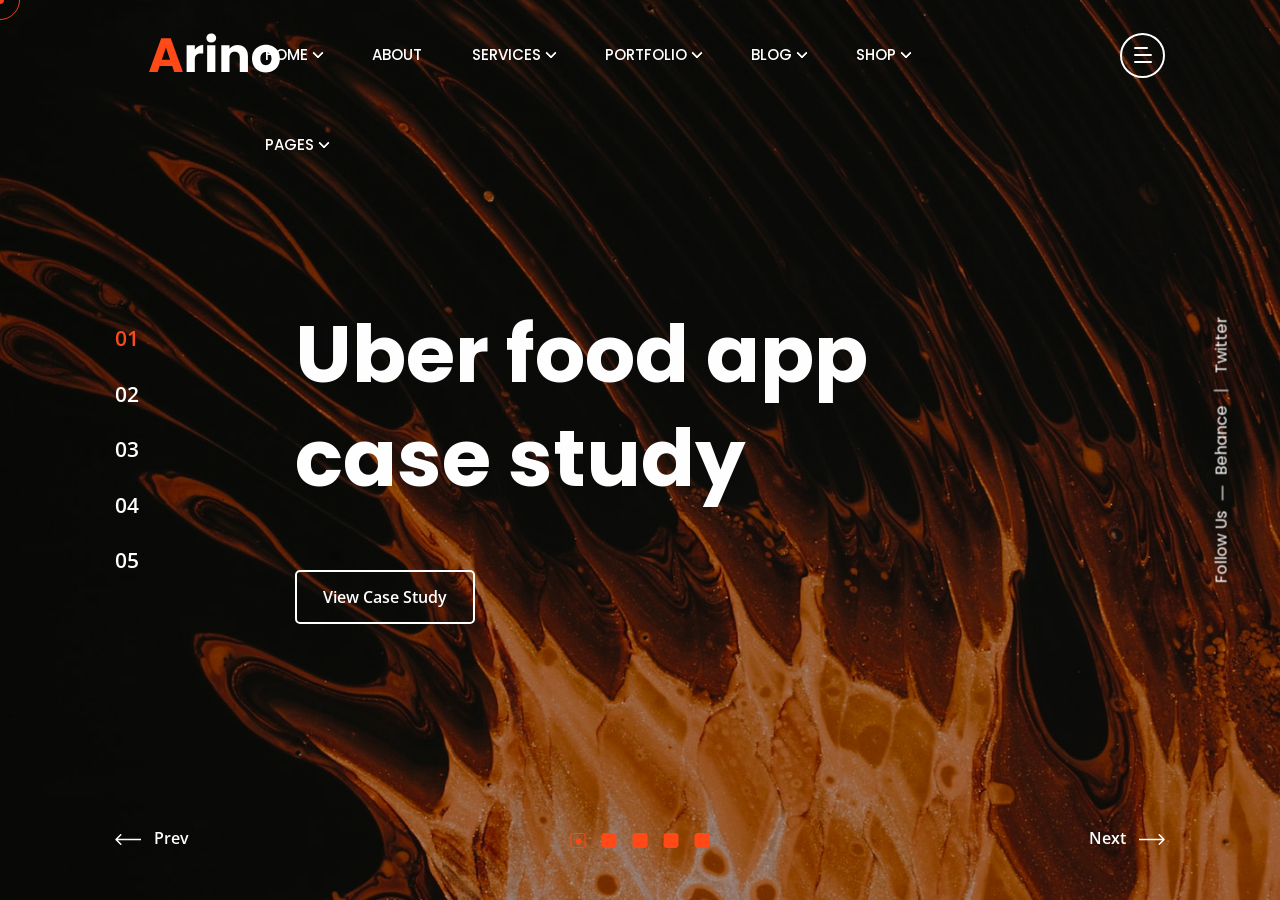
<file: case-study-showcase.html>
<!DOCTYPE html>
<html class="no-js" lang="en">

<head>
  <!-- Meta Tags -->
  <meta charset="utf-8">
  <meta http-equiv="x-ua-compatible" content="ie=edge">
  <meta name="viewport" content="width=device-width, initial-scale=1">
  <meta name="author" content="Laralink">
  <!-- Favicon Icon -->
  <link rel="icon" href="assets/img/favicon.png">
  <!-- Site Title -->
  <title>Arino - Creative Agency Template</title>
  <link rel="stylesheet" href="assets/css/plugins/bootstrap.min.css">
  <link rel="stylesheet" href="assets/css/plugins/fontawesome.min.css">
  <link rel="stylesheet" href="assets/css/plugins/slick.css">
  <link rel="stylesheet" href="assets/css/plugins/lightgallery.min.css">
  <link rel="stylesheet" href="assets/css/plugins/animate.css">
  <link rel="stylesheet" href="assets/css/plugins/swiper.min.css">
  <link rel="stylesheet" href="assets/css/style.css">
</head>

<body>
  <div class="cs-preloader cs-center">
    <div class="cs-preloader_in"></div>
  </div>
  <!-- Start Header Section -->
  <header class="cs-site_header cs-style1 text-uppercase cs-sticky_header cs-site_header_full_width">
    <div class="cs-main_header">
      <div class="container">
        <div class="cs-main_header_in">
          <div class="cs-main_header_left">
            <a class="cs-site_branding" href="index.html">
              <img src="assets/img/logo.svg" alt="Logo">
            </a>
          </div>
          <div class="cs-main_header_center">
            <div class="cs-nav cs-primary_font cs-medium">
              <ul class="cs-nav_list">
                <li class="menu-item-has-children cs-mega_menu">
                  <a href="index.html">Home</a>
                  <ul class="cs-mega_wrapper">
                    <li>
                      <ul>
                        <li>
                          <a href="index.html" class="cs-nav_list_img">
                            <img src="assets/img/demo/main-home.jpeg" alt="Thumb">
                          </a>
                          <a href="index.html">Main Home</a>
                        </li>
                        <li>
                          <a href="showcase-portfolio.html" class="cs-nav_list_img">
                            <img src="assets/img/demo/showcase.jpeg" alt="Thumb">
                          </a>
                          <a href="showcase-portfolio.html">Showcase Portfolio</a>
                        </li>
                      </ul>
                    </li>
                    <li>
                      <ul>
                        <li>
                          <a href="photography-agency.html" class="cs-nav_list_img">
                            <img src="assets/img/demo/photography-agency.jpeg" alt="Thumb">
                          </a>
                          <a href="photography-agency.html">Photography Agency</a>
                        </li>
                        <li>
                          <a href="case-study-showcase.html" class="cs-nav_list_img">
                            <img src="assets/img/demo/case_study_showcase.jpeg" alt="Thumb">
                          </a>
                          <a href="case-study-showcase.html">Case Study Showcase</a>
                        </li>
                      </ul>
                    </li>
                    <li>
                      <ul>
                        <li>
                          <a href="creative-portfolio.html" class="cs-nav_list_img">
                            <img src="assets/img/demo/portfolio.jpeg" alt="Thumb">
                          </a>
                          <a href="creative-portfolio.html">Creative Portfolio</a>
                        </li>
                      </ul>
                    </li>
                    <li>
                      <ul>
                        <li>
                          <a href="digital-agency.html" class="cs-nav_list_img">
                            <img src="assets/img/demo/digital-agency.jpeg" alt="Thumb">
                          </a>
                          <a href="digital-agency.html">Digital Agency</a>
                        </li>
                      </ul>
                    </li>
                    <li>
                      <ul>
                        <li>
                          <a href="marketing-agency.html" class="cs-nav_list_img">
                            <img src="assets/img/demo/marketing.jpeg" alt="Thumb">
                          </a>
                          <a href="marketing-agency.html">Marketing Agency</a>
                        </li>
                      </ul>
                    </li>
                    <li>
                      <ul>
                        <li>
                          <a href="freelancer-agency.html" class="cs-nav_list_img">
                            <img src="assets/img/demo/freelancer-agency.jpeg" alt="Thumb">
                            <span class="cs-header_badge">New</span>
                          </a>
                          <a href="freelancer-agency.html">Freelancing Agency</a>
                        </li>
                      </ul>
                    </li>
                    <li>
                      <ul>
                        <li>
                          <a href="https://arino-html-rtl.vercel.app" target="_blank" class="cs-nav_list_img">
                            <img src="assets/img/demo/rtl.jpeg" alt="Thumb">
                            <span class="cs-header_badge">New</span>
                          </a>
                          <a href="https://arino-html-rtl.vercel.app" target="_blank">RTL Demo</a>
                        </li>
                      </ul>
                    </li>
                  </ul>
                </li>
                <li><a href="about.html">About</a></li>
                <li class="menu-item-has-children"><a href="service.html">Services</a>
                  <ul>
                    <li><a href="service.html">Services</a></li>
                    <li><a href="service-details.html">Service Details</a></li>
                  </ul>
                </li>
                <li class="menu-item-has-children"><a href="portfolio.html">Portfolio</a>
                  <ul>
                    <li><a href="portfolio.html">Portfolio</a></li>
                    <li><a href="portfolio-details.html">Portfolio Details</a></li>
                  </ul>
                </li>
                <li class="menu-item-has-children"><a href="blog.html">Blog</a>
                  <ul>
                    <li><a href="blog.html">Blog</a></li>
                    <li><a href="blog-details.html">Blog Details</a></li>
                  </ul>
                </li>
                <li class="menu-item-has-children">
                  <a href="shop.html">Shop</a>
                  <ul>
                    <li>
                      <a href="shop.html">Our Shop</a>
                    </li>
                    <li>
                      <a href="shop-product-details.html">Shop Details</a>
                    </li>
                    <li>
                      <a href="shop-cart.html">Cart</a>
                    </li>
                    <li>
                      <a href="shop-checkout.html">Checkout</a>
                    </li>
                    <li>
                      <a href="shop-order-recived.html">Success Order</a>
                    </li>
                    <li>
                      <a href="shop-wishlist.html">Wishlist</a>
                    </li>
                  </ul>
                </li>
                <li class="menu-item-has-children"><a href="#">Pages</a>
                  <ul>
                    <li><a href="contact.html">Contact</a></li>
                    <li><a href="team.html">Team</a></li>
                    <li><a href="team-details.html">Team Details</a></li>
                    <li><a href="case-study.html">Case Study Details</a></li>
                    <li><a href="faq.html">FAQ</a></li>
                  </ul>
                </li>
              </ul>
            </div>
          </div>
          <div class="cs-main_header_right">
            <div class="cs-toolbox">
              <span class="cs-icon_btn">
                <span class="cs-icon_btn_in">
                  <span></span>
                  <span></span>
                  <span></span>
                  <span></span>
                </span>
              </span>
            </div>
          </div>
        </div>
      </div>
    </div>
  </header>
  <div class="cs-side_header">
    <button class="cs-close"></button>
    <div class="cs-side_header_overlay"></div>
    <div class="cs-side_header_in">
      <div class="cs-side_header_shape"></div>
      <a class="cs-site_branding" href="index.html">
        <img src="assets/img/footer_logo.svg" alt="Logo">
      </a>
      <div class="cs-side_header_box">
        <h2 class="cs-side_header_heading">Do you have a project in your  <br> mind? Keep connect us.</h2>
      </div>
      <div class="cs-side_header_box">
        <h3 class="cs-side_header_title cs-primary_color">Contact Us</h3>
        <ul class="cs-contact_info cs-style1 cs-mp0">
          <li>
            <svg width="18" height="18" viewBox="0 0 18 18" fill="none" xmlns="http://www.w3.org/2000/svg">
              <path d="M17 12.5C15.75 12.5 14.55 12.3 13.43 11.93C13.08 11.82 12.69 11.9 12.41 12.17L10.21 14.37C7.38 12.93 5.06 10.62 3.62 7.79L5.82 5.58C6.1 5.31 6.18 4.92 6.07 4.57C5.7 3.45 5.5 2.25 5.5 1C5.5 0.45 5.05 0 4.5 0H1C0.45 0 0 0.45 0 1C0 10.39 7.61 18 17 18C17.55 18 18 17.55 18 17V13.5C18 12.95 17.55 12.5 17 12.5ZM9 0V10L12 7H18V0H9Z" fill="#FF4A17"/>
            </svg>
            <span>+44 454 7800 112</span>
          </li>
          <li>
            <svg width="20" height="18" viewBox="0 0 20 18" fill="none" xmlns="http://www.w3.org/2000/svg">
              <path d="M20 6.98V16C20 17.1 19.1 18 18 18H2C0.9 18 0 17.1 0 16V4C0 2.9 0.9 2 2 2H12.1C12.04 2.32 12 2.66 12 3C12 4.48 12.65 5.79 13.67 6.71L10 9L2 4V6L10 11L15.3 7.68C15.84 7.88 16.4 8 17 8C18.13 8 19.16 7.61 20 6.98ZM14 3C14 4.66 15.34 6 17 6C18.66 6 20 4.66 20 3C20 1.34 18.66 0 17 0C15.34 0 14 1.34 14 3Z" fill="#FF4A17"/>
            </svg>              
            <span>infotech@arino.com</span>
          </li>
          <li>
            <svg width="14" height="20" viewBox="0 0 14 20" fill="none" xmlns="http://www.w3.org/2000/svg">
              <path d="M7 0C3.13 0 0 3.13 0 7C0 12.25 7 20 7 20C7 20 14 12.25 14 7C14 3.13 10.87 0 7 0ZM7 9.5C5.62 9.5 4.5 8.38 4.5 7C4.5 5.62 5.62 4.5 7 4.5C8.38 4.5 9.5 5.62 9.5 7C9.5 8.38 8.38 9.5 7 9.5Z" fill="#FF4A17"/>
            </svg>              
            <span>50 Wall Street Suite, 44150 <br>Ohio, United States</span>
          </li>
        </ul>
      </div>
      <div class="cs-side_header_box">
        <h3 class="cs-side_header_title cs-primary_color">Subscribe</h3>
        <div class="cs-newsletter cs-style1">
          <form action="#" class="cs-newsletter_form">
            <input type="email" class="cs-newsletter_input" placeholder="example@gmail.com">
            <button class="cs-newsletter_btn"><span>Send</span></button>
          </form>
          <div class="cs-newsletter_text">At vero eos et accusamus et iusto odio as part dignissimos ducimus qui blandit.</div>
        </div>
      </div>
      <div class="cs-side_header_box">
        <div class="cs-social_btns cs-style1">
          <a href="#" class="cs-center">
            <svg width="15" height="15" viewBox="0 0 15 15" fill="none" xmlns="http://www.w3.org/2000/svg">
              <path d="M4.04799 13.7497H1.45647V5.4043H4.04799V13.7497ZM2.75084 4.2659C1.92215 4.2659 1.25 3.57952 1.25 2.75084C1.25 2.35279 1.40812 1.97105 1.68958 1.68958C1.97105 1.40812 2.35279 1.25 2.75084 1.25C3.14888 1.25 3.53063 1.40812 3.81209 1.68958C4.09355 1.97105 4.25167 2.35279 4.25167 2.75084C4.25167 3.57952 3.57924 4.2659 2.75084 4.2659ZM13.7472 13.7497H11.1613V9.68722C11.1613 8.71903 11.1417 7.4774 9.81389 7.4774C8.46652 7.4774 8.26004 8.5293 8.26004 9.61747V13.7497H5.67132V5.4043H8.15681V6.54269H8.19308C8.53906 5.887 9.38421 5.19503 10.6451 5.19503C13.2679 5.19503 13.75 6.92215 13.75 9.16546V13.7497H13.7472Z" fill="white"></path>
            </svg> 
          </a>
          <a href="#" class="cs-center">
            <svg width="13" height="11" viewBox="0 0 13 11" fill="none" xmlns="http://www.w3.org/2000/svg">
              <path d="M11.4651 2.95396C11.4731 3.065 11.4731 3.17606 11.4731 3.2871C11.4731 6.67383 8.89535 10.5761 4.18402 10.5761C2.73255 10.5761 1.38421 10.1557 0.25 9.42608C0.456226 9.44986 0.654494 9.4578 0.868655 9.4578C2.06629 9.4578 3.16879 9.0533 4.04918 8.36326C2.92291 8.33946 1.97906 7.60183 1.65386 6.5866C1.81251 6.61038 1.97112 6.62624 2.1377 6.62624C2.36771 6.62624 2.59774 6.59451 2.81188 6.53901C1.63802 6.30105 0.757595 5.26996 0.757595 4.02472V3.99301C1.09864 4.18336 1.49524 4.30233 1.91558 4.31818C1.22554 3.85814 0.773464 3.07294 0.773464 2.1846C0.773464 1.70872 0.900344 1.27249 1.12244 0.891774C2.38355 2.44635 4.27919 3.46156 6.40481 3.57262C6.36516 3.38226 6.34136 3.184 6.34136 2.9857C6.34136 1.57388 7.4835 0.423828 8.90323 0.423828C9.64086 0.423828 10.3071 0.733156 10.7751 1.23284C11.354 1.1218 11.9093 0.907643 12.401 0.614185C12.2106 1.20906 11.8061 1.70875 11.2748 2.02598C11.7903 1.97049 12.29 1.82769 12.75 1.62942C12.4011 2.13702 11.9648 2.5891 11.4651 2.95396V2.95396Z" fill="white"></path>
            </svg>                    
          </a>
          <a href="#" class="cs-center">
            <svg width="13" height="9" viewBox="0 0 13 9" fill="none" xmlns="http://www.w3.org/2000/svg">
              <path d="M12.4888 1.48066C12.345 0.939353 11.9215 0.513038 11.3837 0.368362C10.4089 0.105469 6.5 0.105469 6.5 0.105469C6.5 0.105469 2.59116 0.105469 1.61633 0.368362C1.07853 0.513061 0.65496 0.939353 0.5112 1.48066C0.25 2.4618 0.25 4.50887 0.25 4.50887C0.25 4.50887 0.25 6.55595 0.5112 7.53709C0.65496 8.0784 1.07853 8.48695 1.61633 8.63163C2.59116 8.89452 6.5 8.89452 6.5 8.89452C6.5 8.89452 10.4088 8.89452 11.3837 8.63163C11.9215 8.48695 12.345 8.0784 12.4888 7.53709C12.75 6.55595 12.75 4.50887 12.75 4.50887C12.75 4.50887 12.75 2.4618 12.4888 1.48066V1.48066ZM5.22158 6.36746V2.65029L8.48861 4.50892L5.22158 6.36746V6.36746Z" fill="white"></path>
            </svg>                    
          </a>
          <a href="#" class="cs-center">
            <svg width="13" height="13" viewBox="0 0 13 13" fill="none" xmlns="http://www.w3.org/2000/svg">
              <path d="M2.87612 8.149C2.87612 8.87165 2.28571 9.46205 1.56306 9.46205C0.840402 9.46205 0.25 8.87165 0.25 8.149C0.25 7.42634 0.840402 6.83594 1.56306 6.83594H2.87612V8.149ZM3.53795 8.149C3.53795 7.42634 4.12835 6.83594 4.851 6.83594C5.57366 6.83594 6.16406 7.42634 6.16406 8.149V11.4369C6.16406 12.1596 5.57366 12.75 4.851 12.75C4.12835 12.75 3.53795 12.1596 3.53795 11.4369V8.149ZM4.851 2.87612C4.12835 2.87612 3.53795 2.28571 3.53795 1.56306C3.53795 0.840402 4.12835 0.25 4.851 0.25C5.57366 0.25 6.16406 0.840402 6.16406 1.56306V2.87612H4.851V2.87612ZM4.851 3.53795C5.57366 3.53795 6.16406 4.12835 6.16406 4.851C6.16406 5.57366 5.57366 6.16406 4.851 6.16406H1.56306C0.840402 6.16406 0.25 5.57366 0.25 4.851C0.25 4.12835 0.840402 3.53795 1.56306 3.53795H4.851V3.53795ZM10.1239 4.851C10.1239 4.12835 10.7143 3.53795 11.4369 3.53795C12.1596 3.53795 12.75 4.12835 12.75 4.851C12.75 5.57366 12.1596 6.16406 11.4369 6.16406H10.1239V4.851V4.851ZM9.46205 4.851C9.46205 5.57366 8.87165 6.16406 8.149 6.16406C7.42634 6.16406 6.83594 5.57366 6.83594 4.851V1.56306C6.83594 0.840402 7.42634 0.25 8.149 0.25C8.87165 0.25 9.46205 0.840402 9.46205 1.56306V4.851V4.851ZM8.149 10.1239C8.87165 10.1239 9.46205 10.7143 9.46205 11.4369C9.46205 12.1596 8.87165 12.75 8.149 12.75C7.42634 12.75 6.83594 12.1596 6.83594 11.4369V10.1239H8.149ZM8.149 9.46205C7.42634 9.46205 6.83594 8.87165 6.83594 8.149C6.83594 7.42634 7.42634 6.83594 8.149 6.83594H11.4369C12.1596 6.83594 12.75 7.42634 12.75 8.149C12.75 8.87165 12.1596 9.46205 11.4369 9.46205H8.149Z" fill="white"></path>
            </svg>                    
          </a>
        </div>
      </div>
    </div>
  </div>
  <!-- End Header Section -->
  
  <!-- Start Hero -->
  <div class="cs-fullscreen_swiper_wrap">
    <div class="cs-hero_social_wrap cs-primary_font cs-primary_color">
      <div class="cs-hero_social_title">Follow Us</div>
      <ul class="cs-hero_social_links">
        <li><a href="#">Behance</a></li>
        <li><a href="#">Twitter</a></li>
      </ul>
    </div>
    <div class="swiper cs-fullscreen_swiper_slider">
      <div class="swiper-wrapper">
        <div class="swiper-slide">
          <div class="cs-hero cs-style5">
            <figure class="cs-swiper_parallax_bg" data-src="assets/img/slider_5.jpeg"><img src="assets/img/slider_5.jpeg" alt="Slider" class="cs-entity_img"></figure>
            <div class="cs-hero_text">
              <h2 class="cs-hero_title">Uber food app <br>case study</h2>
              <a href="case-study.html" class="cs-btn cs-style1 cs-type1"><span>View Case Study</span></a>
            </div>
          </div>
        </div>
        <div class="swiper-slide">
          <div class="cs-hero cs-style5">
            <figure class="cs-swiper_parallax_bg" data-src="assets/img/slider_6.jpeg"><img src="assets/img/slider_6.jpeg" alt="Slider" class="cs-entity_img"></figure>
            <div class="cs-hero_text">
              <h2 class="cs-hero_title">Uber food app <br>case study</h2>
              <a href="case-study.html" class="cs-btn cs-style1 cs-type1"><span>View Case Study</span></a>
            </div>
          </div>
        </div>
        <div class="swiper-slide">
          <div class="cs-hero cs-style5">
            <figure class="cs-swiper_parallax_bg" data-src="assets/img/slider_7.jpeg"><img src="assets/img/slider_7.jpeg" alt="Slider" class="cs-entity_img"></figure>
            <div class="cs-hero_text">
              <h2 class="cs-hero_title">Uber food app <br>case study</h2>
              <a href="case-study.html" class="cs-btn cs-style1 cs-type1"><span>View Case Study</span></a>
            </div>
          </div>
        </div>
        <div class="swiper-slide">
          <div class="cs-hero cs-style5">
            <figure class="cs-swiper_parallax_bg" data-src="assets/img/slider_8.jpeg"><img src="assets/img/slider_8.jpeg" alt="Slider" class="cs-entity_img"></figure>
            <div class="cs-hero_text">
              <h2 class="cs-hero_title">Uber food app <br>case study</h2>
              <a href="case-study.html" class="cs-btn cs-style1 cs-type1"><span>View Case Study</span></a>
            </div>
          </div>
        </div>
        <div class="swiper-slide">
          <div class="cs-hero cs-style5">
            <figure class="cs-swiper_parallax_bg" data-src="assets/img/slider_9.jpeg"><img src="assets/img/slider_9.jpeg" alt="Slider" class="cs-entity_img"></figure>
            <div class="cs-hero_text">
              <h2 class="cs-hero_title">Uber food app <br>case study</h2>
              <a href="case-study.html" class="cs-btn cs-style1 cs-type1"><span>View Case Study</span></a>
            </div>
          </div>
        </div>
      </div>
      <div class="cs-swiper_pagination cs-square_shape"></div>
      <div class="cs-swiper_pagination cs-slide_numbers"></div>
      <div class="cs-swiper_button_prev">
        <svg width="26" height="13" viewBox="0 0 26 13" fill="none" xmlns="http://www.w3.org/2000/svg">
          <path d="M0.469791 5.96967C0.176899 6.26256 0.176899 6.73744 0.469791 7.03033L5.24276 11.8033C5.53566 12.0962 6.01053 12.0962 6.30342 11.8033C6.59632 11.5104 6.59632 11.0355 6.30342 10.7426L2.06078 6.5L6.30342 2.25736C6.59632 1.96447 6.59632 1.48959 6.30342 1.1967C6.01053 0.903806 5.53566 0.903806 5.24276 1.1967L0.469791 5.96967ZM26.0001 5.75L1.00012 5.75V7.25L26.0001 7.25V5.75Z" fill="currentColor"/>
        </svg> 
        Prev
      </div>
      <div class="cs-swiper_button_next">
        Next
        <svg width="26" height="13" viewBox="0 0 26 13" fill="none" xmlns="http://www.w3.org/2000/svg">
          <path d="M25.5305 7.03033C25.8233 6.73744 25.8233 6.26256 25.5305 5.96967L20.7575 1.1967C20.4646 0.903806 19.9897 0.903806 19.6968 1.1967C19.4039 1.48959 19.4039 1.96447 19.6968 2.25736L23.9395 6.5L19.6968 10.7426C19.4039 11.0355 19.4039 11.5104 19.6968 11.8033C19.9897 12.0962 20.4646 12.0962 20.7575 11.8033L25.5305 7.03033ZM0.00012207 7.25H25.0001V5.75H0.00012207V7.25Z" fill="currentColor"/>
        </svg> 
      </div>
    </div>
  </div>
  <!-- End Hero -->

  <!-- Start Video Popup -->
  <div class="cs-video_popup">
    <div class="cs-video_popup_overlay"></div>
    <div class="cs-video_popup_content">
      <div class="cs-video_popup_layer"></div>
      <div class="cs-video_popup_container">
        <div class="cs-video_popup_align">
          <div class="embed-responsive embed-responsive-16by9">
            <iframe class="embed-responsive-item" src="about:blank"></iframe>
          </div>
        </div>
        <div class="cs-video_popup_close"></div>
      </div>
    </div>
  </div>
  <!-- End Video Popup -->

  <!-- Script -->
  <script src="assets/js/plugins/jquery-3.6.0.min.js"></script>
  <script src="assets/js/plugins/isotope.pkg.min.js"></script>
  <script src="assets/js/plugins/jquery.slick.min.js"></script>
  <script src="assets/js/plugins/jquery.counter.min.js"></script>
  <script src="assets/js/plugins/lightgallery.min.js"></script>
  <script src="assets/js/plugins/wow.min.js"></script>
  <script src="assets/js/plugins/gsap.min.js"></script>
  <script src="assets/js/plugins/swiper.min.js"></script>
  <script src="assets/js/main.js"></script>
</body>
</html>
</file>
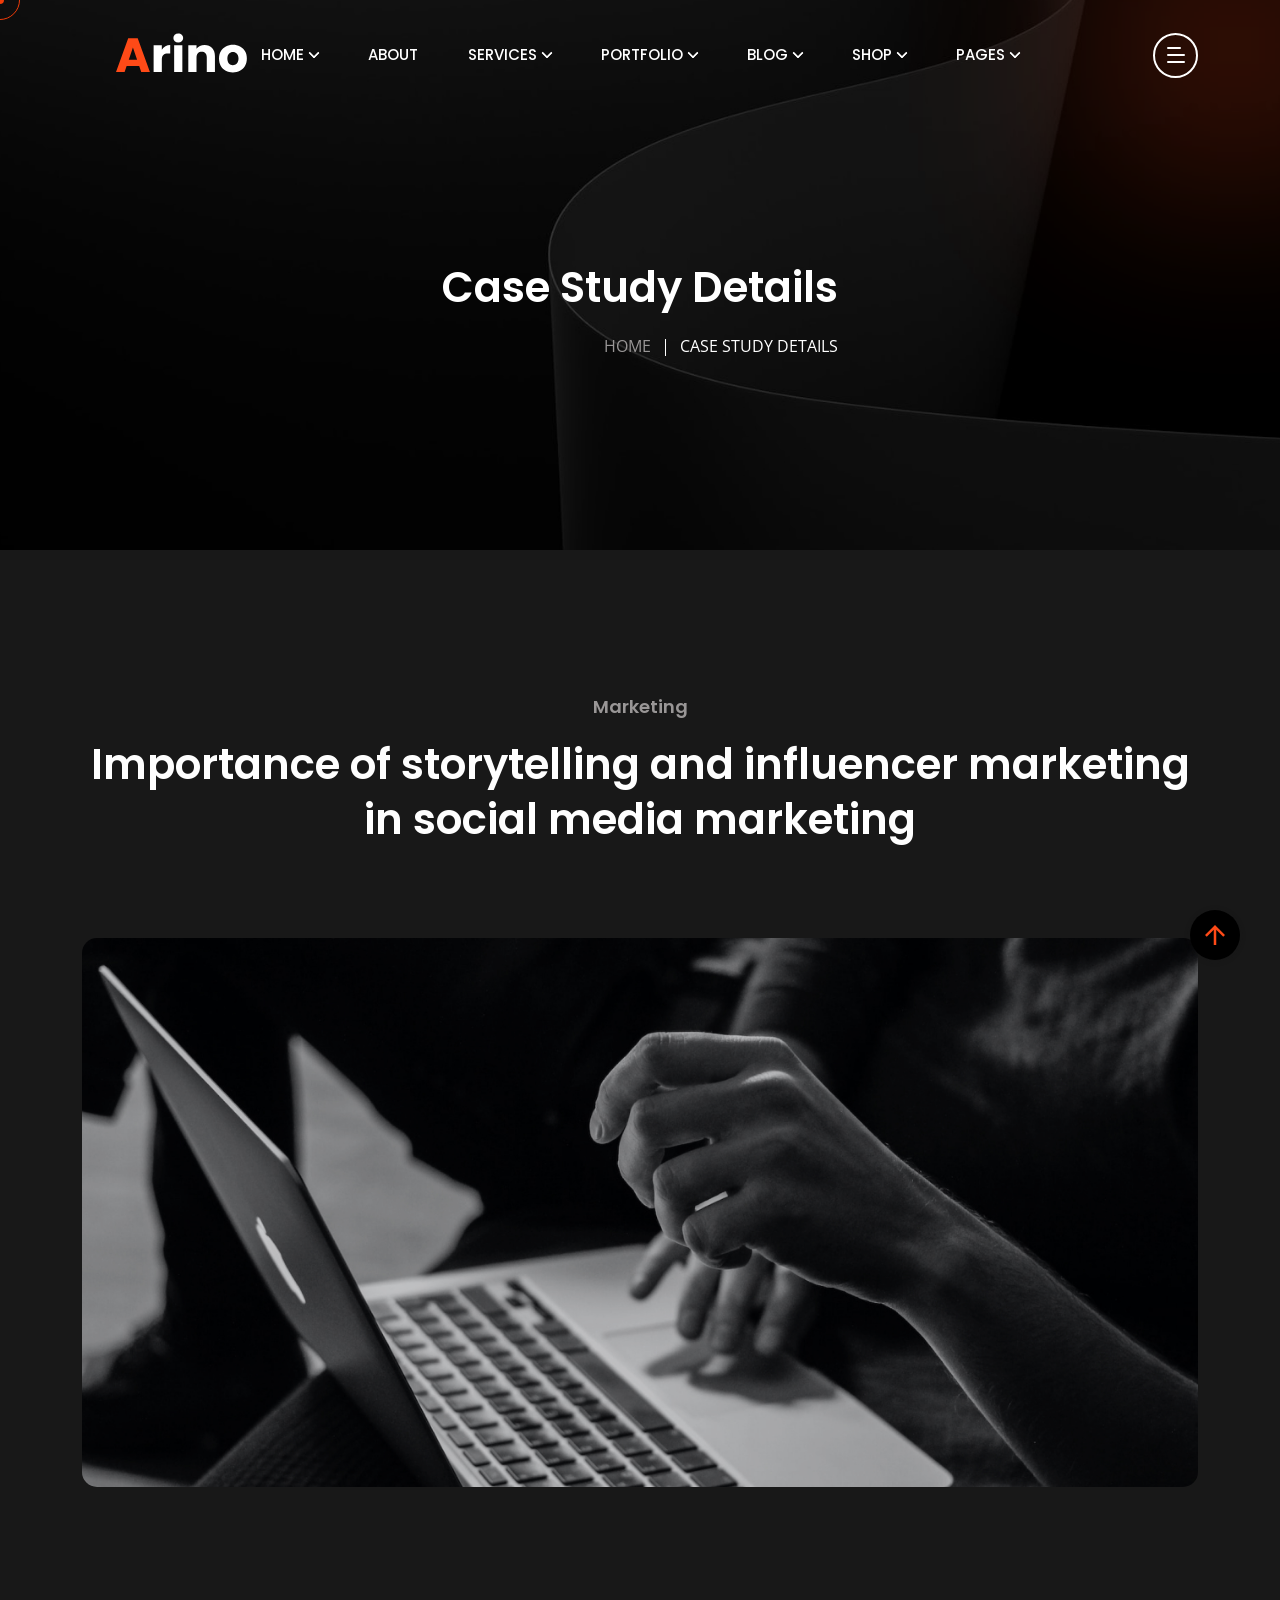
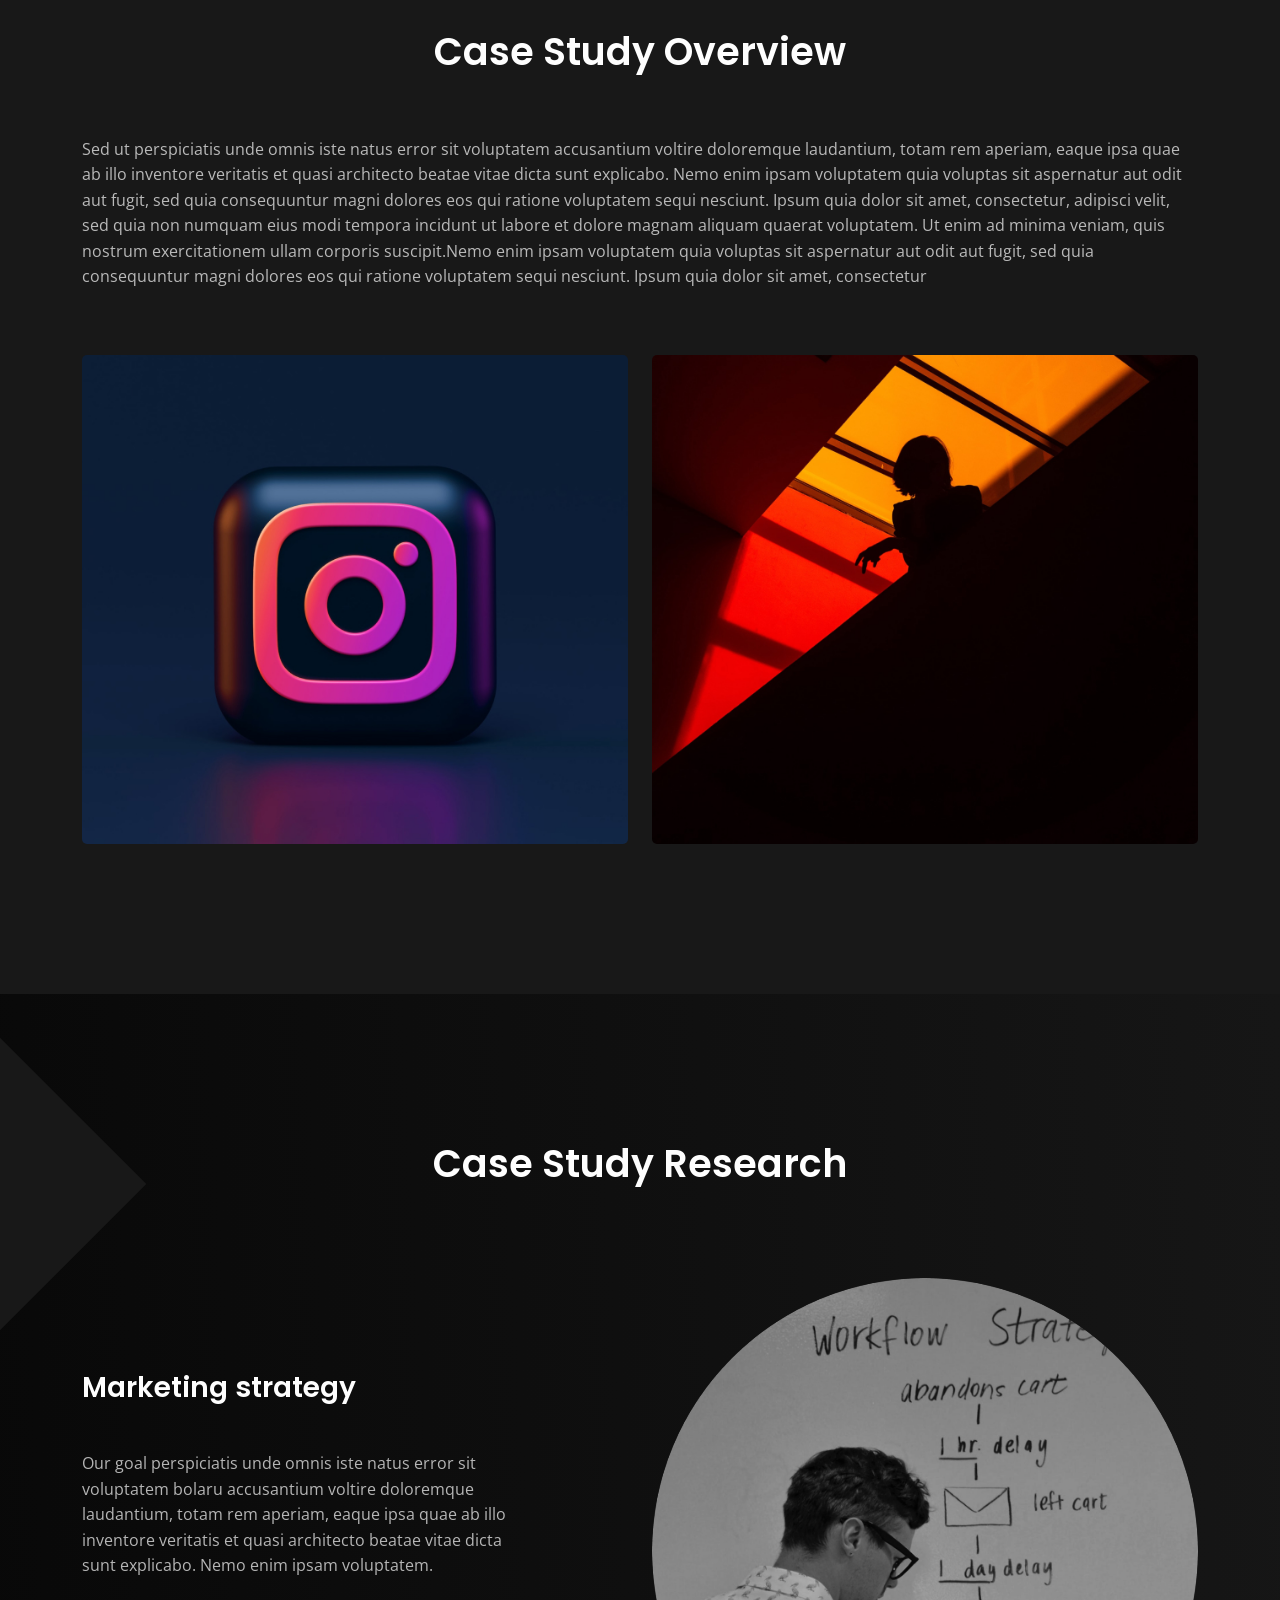
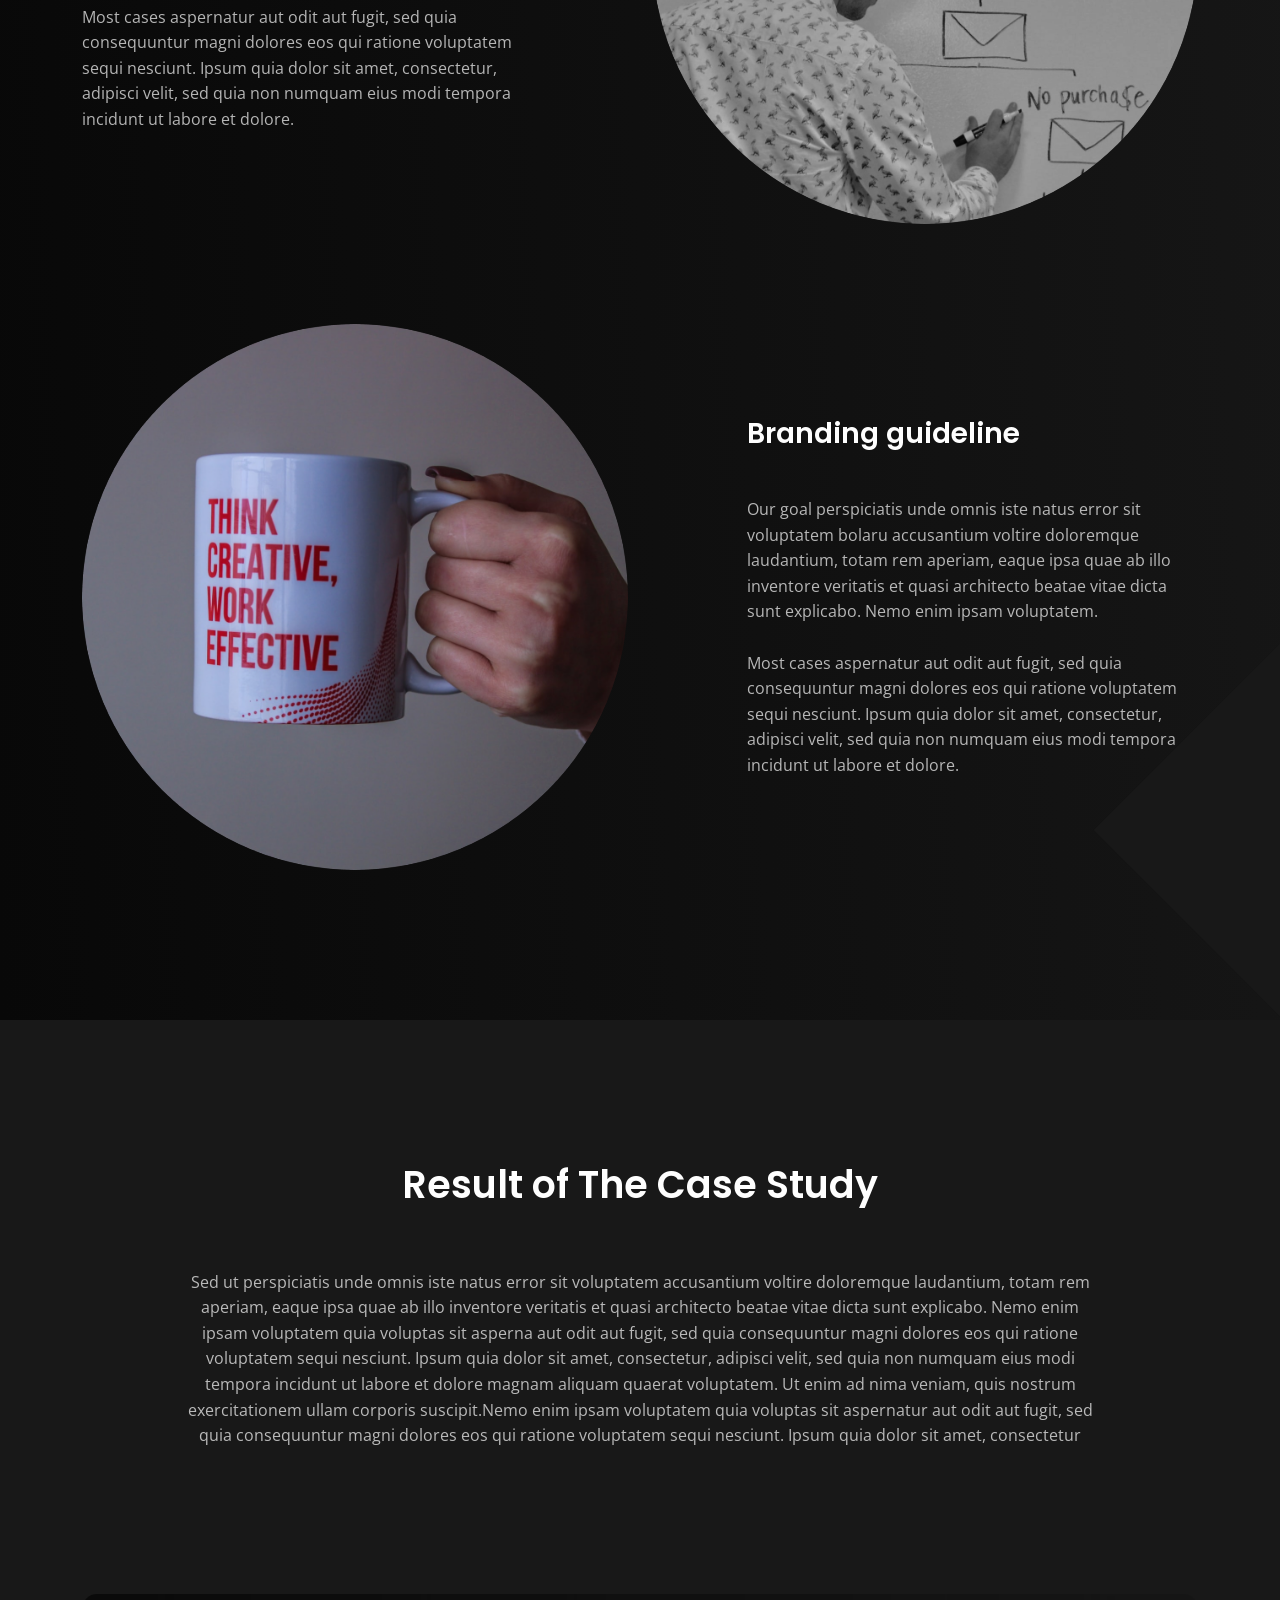
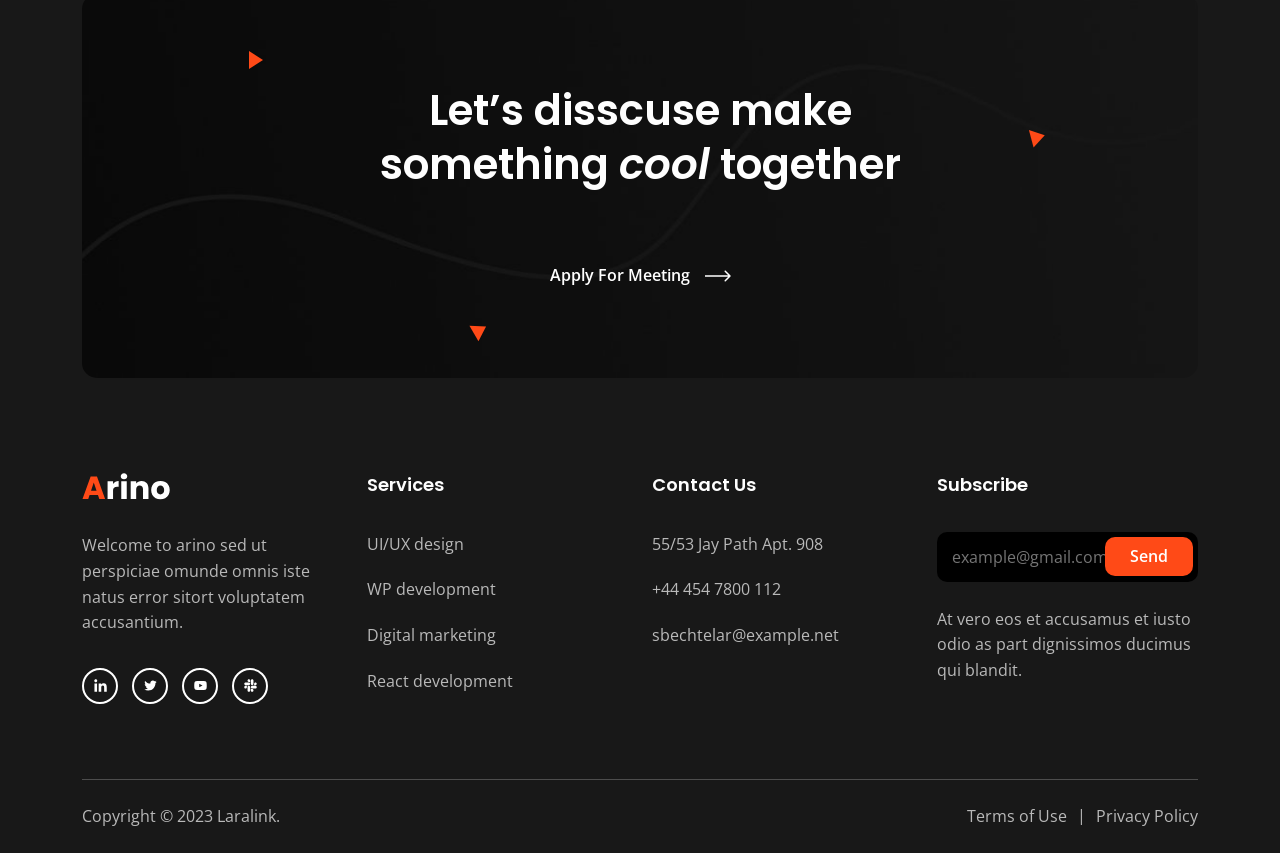
<file: case-study.html>
<!DOCTYPE html>
<html class="no-js" lang="en">

<head>
  <!-- Meta Tags -->
  <meta charset="utf-8">
  <meta http-equiv="x-ua-compatible" content="ie=edge">
  <meta name="viewport" content="width=device-width, initial-scale=1">
  <meta name="author" content="Laralink">
  <!-- Favicon Icon -->
  <link rel="icon" href="assets/img/favicon.png">
  <!-- Site Title -->
  <title>Arino - Creative Agency Template</title>
  <link rel="stylesheet" href="assets/css/plugins/bootstrap.min.css">
  <link rel="stylesheet" href="assets/css/plugins/fontawesome.min.css">
  <link rel="stylesheet" href="assets/css/plugins/slick.css">
  <link rel="stylesheet" href="assets/css/plugins/lightgallery.min.css">
  <link rel="stylesheet" href="assets/css/plugins/animate.css">
  <link rel="stylesheet" href="assets/css/style.css">
</head>

<body>
  <div class="cs-preloader cs-center">
    <div class="cs-preloader_in"></div>
  </div>
  <!-- Start Header Section -->
  <header class="cs-site_header cs-style1 text-uppercase cs-sticky_header">
    <div class="cs-main_header">
      <div class="container">
        <div class="cs-main_header_in">
          <div class="cs-main_header_left">
            <a class="cs-site_branding" href="index.html">
              <img src="assets/img/logo.svg" alt="Logo">
            </a>
          </div>
          <div class="cs-main_header_center">
            <div class="cs-nav cs-primary_font cs-medium">
              <ul class="cs-nav_list">
                <li class="menu-item-has-children cs-mega_menu">
                  <a href="index.html">Home</a>
                  <ul class="cs-mega_wrapper">
                    <li>
                      <ul>
                        <li>
                          <a href="index.html" class="cs-nav_list_img">
                            <img src="assets/img/demo/main-home.jpeg" alt="Thumb">
                          </a>
                          <a href="index.html">Main Home</a>
                        </li>
                        <li>
                          <a href="showcase-portfolio.html" class="cs-nav_list_img">
                            <img src="assets/img/demo/showcase.jpeg" alt="Thumb">
                          </a>
                          <a href="showcase-portfolio.html">Showcase Portfolio</a>
                        </li>
                      </ul>
                    </li>
                    <li>
                      <ul>
                        <li>
                          <a href="photography-agency.html" class="cs-nav_list_img">
                            <img src="assets/img/demo/photography-agency.jpeg" alt="Thumb">
                          </a>
                          <a href="photography-agency.html">Photography Agency</a>
                        </li>
                        <li>
                          <a href="case-study-showcase.html" class="cs-nav_list_img">
                            <img src="assets/img/demo/case_study_showcase.jpeg" alt="Thumb">
                          </a>
                          <a href="case-study-showcase.html">Case Study Showcase</a>
                        </li>
                      </ul>
                    </li>
                    <li>
                      <ul>
                        <li>
                          <a href="creative-portfolio.html" class="cs-nav_list_img">
                            <img src="assets/img/demo/portfolio.jpeg" alt="Thumb">
                          </a>
                          <a href="creative-portfolio.html">Creative Portfolio</a>
                        </li>
                      </ul>
                    </li>
                    <li>
                      <ul>
                        <li>
                          <a href="digital-agency.html" class="cs-nav_list_img">
                            <img src="assets/img/demo/digital-agency.jpeg" alt="Thumb">
                          </a>
                          <a href="digital-agency.html">Digital Agency</a>
                        </li>
                      </ul>
                    </li>
                    <li>
                      <ul>
                        <li>
                          <a href="marketing-agency.html" class="cs-nav_list_img">
                            <img src="assets/img/demo/marketing.jpeg" alt="Thumb">
                          </a>
                          <a href="marketing-agency.html">Marketing Agency</a>
                        </li>
                      </ul>
                    </li>
                    <li>
                      <ul>
                        <li>
                          <a href="freelancer-agency.html" class="cs-nav_list_img">
                            <img src="assets/img/demo/freelancer-agency.jpeg" alt="Thumb">
                            <span class="cs-header_badge">New</span>
                          </a>
                          <a href="freelancer-agency.html">Freelancing Agency</a>
                        </li>
                      </ul>
                    </li>
                    <li>
                      <ul>
                        <li>
                          <a href="https://arino-html-rtl.vercel.app" target="_blank" class="cs-nav_list_img">
                            <img src="assets/img/demo/rtl.jpeg" alt="Thumb">
                            <span class="cs-header_badge">New</span>
                          </a>
                          <a href="https://arino-html-rtl.vercel.app" target="_blank">RTL Demo</a>
                        </li>
                      </ul>
                    </li>
                  </ul>
                </li>
                <li><a href="about.html">About</a></li>
                <li class="menu-item-has-children"><a href="service.html">Services</a>
                  <ul>
                    <li><a href="service.html">Services</a></li>
                    <li><a href="service-details.html">Service Details</a></li>
                  </ul>
                </li>
                <li class="menu-item-has-children"><a href="portfolio.html">Portfolio</a>
                  <ul>
                    <li><a href="portfolio.html">Portfolio</a></li>
                    <li><a href="portfolio-details.html">Portfolio Details</a></li>
                  </ul>
                </li>
                <li class="menu-item-has-children"><a href="blog.html">Blog</a>
                  <ul>
                    <li><a href="blog.html">Blog</a></li>
                    <li><a href="blog-details.html">Blog Details</a></li>
                  </ul>
                </li>
                <li class="menu-item-has-children">
                  <a href="shop.html">Shop</a>
                  <ul>
                    <li>
                      <a href="shop.html">Our Shop</a>
                    </li>
                    <li>
                      <a href="shop-product-details.html">Shop Details</a>
                    </li>
                    <li>
                      <a href="shop-cart.html">Cart</a>
                    </li>
                    <li>
                      <a href="shop-checkout.html">Checkout</a>
                    </li>
                    <li>
                      <a href="shop-order-recived.html">Success Order</a>
                    </li>
                    <li>
                      <a href="shop-wishlist.html">Wishlist</a>
                    </li>
                  </ul>
                </li>
                <li class="menu-item-has-children"><a href="#">Pages</a>
                  <ul>
                    <li><a href="contact.html">Contact</a></li>
                    <li><a href="team.html">Team</a></li>
                    <li><a href="team-details.html">Team Details</a></li>
                    <li><a href="case-study.html">Case Study Details</a></li>
                    <li><a href="faq.html">FAQ</a></li>
                  </ul>
                </li>
              </ul>
            </div>
          </div>
          <div class="cs-main_header_right">
            <div class="cs-toolbox">
              <span class="cs-icon_btn">
                <span class="cs-icon_btn_in">
                  <span></span>
                  <span></span>
                  <span></span>
                  <span></span>
                </span>
              </span>
            </div>
          </div>
        </div>
      </div>
    </div>
  </header>
  <div class="cs-side_header">
    <button class="cs-close"></button>
    <div class="cs-side_header_overlay"></div>
    <div class="cs-side_header_in">
      <div class="cs-side_header_shape"></div>
      <a class="cs-site_branding" href="index.html">
        <img src="assets/img/footer_logo.svg" alt="Logo">
      </a>
      <div class="cs-side_header_box">
        <h2 class="cs-side_header_heading">Do you have a project in your  <br> mind? Keep connect us.</h2>
      </div>
      <div class="cs-side_header_box">
        <h3 class="cs-side_header_title cs-primary_color">Contact Us</h3>
        <ul class="cs-contact_info cs-style1 cs-mp0">
          <li>
            <svg width="18" height="18" viewBox="0 0 18 18" fill="none" xmlns="http://www.w3.org/2000/svg">
              <path d="M17 12.5C15.75 12.5 14.55 12.3 13.43 11.93C13.08 11.82 12.69 11.9 12.41 12.17L10.21 14.37C7.38 12.93 5.06 10.62 3.62 7.79L5.82 5.58C6.1 5.31 6.18 4.92 6.07 4.57C5.7 3.45 5.5 2.25 5.5 1C5.5 0.45 5.05 0 4.5 0H1C0.45 0 0 0.45 0 1C0 10.39 7.61 18 17 18C17.55 18 18 17.55 18 17V13.5C18 12.95 17.55 12.5 17 12.5ZM9 0V10L12 7H18V0H9Z" fill="#FF4A17"/>
            </svg>
            <span>+44 454 7800 112</span>
          </li>
          <li>
            <svg width="20" height="18" viewBox="0 0 20 18" fill="none" xmlns="http://www.w3.org/2000/svg">
              <path d="M20 6.98V16C20 17.1 19.1 18 18 18H2C0.9 18 0 17.1 0 16V4C0 2.9 0.9 2 2 2H12.1C12.04 2.32 12 2.66 12 3C12 4.48 12.65 5.79 13.67 6.71L10 9L2 4V6L10 11L15.3 7.68C15.84 7.88 16.4 8 17 8C18.13 8 19.16 7.61 20 6.98ZM14 3C14 4.66 15.34 6 17 6C18.66 6 20 4.66 20 3C20 1.34 18.66 0 17 0C15.34 0 14 1.34 14 3Z" fill="#FF4A17"/>
            </svg>              
            <span>infotech@arino.com</span>
          </li>
          <li>
            <svg width="14" height="20" viewBox="0 0 14 20" fill="none" xmlns="http://www.w3.org/2000/svg">
              <path d="M7 0C3.13 0 0 3.13 0 7C0 12.25 7 20 7 20C7 20 14 12.25 14 7C14 3.13 10.87 0 7 0ZM7 9.5C5.62 9.5 4.5 8.38 4.5 7C4.5 5.62 5.62 4.5 7 4.5C8.38 4.5 9.5 5.62 9.5 7C9.5 8.38 8.38 9.5 7 9.5Z" fill="#FF4A17"/>
            </svg>              
            <span>50 Wall Street Suite, 44150 <br>Ohio, United States</span>
          </li>
        </ul>
      </div>
      <div class="cs-side_header_box">
        <h3 class="cs-side_header_title cs-primary_color">Subscribe</h3>
        <div class="cs-newsletter cs-style1">
          <form action="#" class="cs-newsletter_form">
            <input type="email" class="cs-newsletter_input" placeholder="example@gmail.com">
            <button class="cs-newsletter_btn"><span>Send</span></button>
          </form>
          <div class="cs-newsletter_text">At vero eos et accusamus et iusto odio as part dignissimos ducimus qui blandit.</div>
        </div>
      </div>
      <div class="cs-side_header_box">
        <div class="cs-social_btns cs-style1">
          <a href="#" class="cs-center">
            <svg width="15" height="15" viewBox="0 0 15 15" fill="none" xmlns="http://www.w3.org/2000/svg">
              <path d="M4.04799 13.7497H1.45647V5.4043H4.04799V13.7497ZM2.75084 4.2659C1.92215 4.2659 1.25 3.57952 1.25 2.75084C1.25 2.35279 1.40812 1.97105 1.68958 1.68958C1.97105 1.40812 2.35279 1.25 2.75084 1.25C3.14888 1.25 3.53063 1.40812 3.81209 1.68958C4.09355 1.97105 4.25167 2.35279 4.25167 2.75084C4.25167 3.57952 3.57924 4.2659 2.75084 4.2659ZM13.7472 13.7497H11.1613V9.68722C11.1613 8.71903 11.1417 7.4774 9.81389 7.4774C8.46652 7.4774 8.26004 8.5293 8.26004 9.61747V13.7497H5.67132V5.4043H8.15681V6.54269H8.19308C8.53906 5.887 9.38421 5.19503 10.6451 5.19503C13.2679 5.19503 13.75 6.92215 13.75 9.16546V13.7497H13.7472Z" fill="white"></path>
            </svg> 
          </a>
          <a href="#" class="cs-center">
            <svg width="13" height="11" viewBox="0 0 13 11" fill="none" xmlns="http://www.w3.org/2000/svg">
              <path d="M11.4651 2.95396C11.4731 3.065 11.4731 3.17606 11.4731 3.2871C11.4731 6.67383 8.89535 10.5761 4.18402 10.5761C2.73255 10.5761 1.38421 10.1557 0.25 9.42608C0.456226 9.44986 0.654494 9.4578 0.868655 9.4578C2.06629 9.4578 3.16879 9.0533 4.04918 8.36326C2.92291 8.33946 1.97906 7.60183 1.65386 6.5866C1.81251 6.61038 1.97112 6.62624 2.1377 6.62624C2.36771 6.62624 2.59774 6.59451 2.81188 6.53901C1.63802 6.30105 0.757595 5.26996 0.757595 4.02472V3.99301C1.09864 4.18336 1.49524 4.30233 1.91558 4.31818C1.22554 3.85814 0.773464 3.07294 0.773464 2.1846C0.773464 1.70872 0.900344 1.27249 1.12244 0.891774C2.38355 2.44635 4.27919 3.46156 6.40481 3.57262C6.36516 3.38226 6.34136 3.184 6.34136 2.9857C6.34136 1.57388 7.4835 0.423828 8.90323 0.423828C9.64086 0.423828 10.3071 0.733156 10.7751 1.23284C11.354 1.1218 11.9093 0.907643 12.401 0.614185C12.2106 1.20906 11.8061 1.70875 11.2748 2.02598C11.7903 1.97049 12.29 1.82769 12.75 1.62942C12.4011 2.13702 11.9648 2.5891 11.4651 2.95396V2.95396Z" fill="white"></path>
            </svg>                    
          </a>
          <a href="#" class="cs-center">
            <svg width="13" height="9" viewBox="0 0 13 9" fill="none" xmlns="http://www.w3.org/2000/svg">
              <path d="M12.4888 1.48066C12.345 0.939353 11.9215 0.513038 11.3837 0.368362C10.4089 0.105469 6.5 0.105469 6.5 0.105469C6.5 0.105469 2.59116 0.105469 1.61633 0.368362C1.07853 0.513061 0.65496 0.939353 0.5112 1.48066C0.25 2.4618 0.25 4.50887 0.25 4.50887C0.25 4.50887 0.25 6.55595 0.5112 7.53709C0.65496 8.0784 1.07853 8.48695 1.61633 8.63163C2.59116 8.89452 6.5 8.89452 6.5 8.89452C6.5 8.89452 10.4088 8.89452 11.3837 8.63163C11.9215 8.48695 12.345 8.0784 12.4888 7.53709C12.75 6.55595 12.75 4.50887 12.75 4.50887C12.75 4.50887 12.75 2.4618 12.4888 1.48066V1.48066ZM5.22158 6.36746V2.65029L8.48861 4.50892L5.22158 6.36746V6.36746Z" fill="white"></path>
            </svg>                    
          </a>
          <a href="#" class="cs-center">
            <svg width="13" height="13" viewBox="0 0 13 13" fill="none" xmlns="http://www.w3.org/2000/svg">
              <path d="M2.87612 8.149C2.87612 8.87165 2.28571 9.46205 1.56306 9.46205C0.840402 9.46205 0.25 8.87165 0.25 8.149C0.25 7.42634 0.840402 6.83594 1.56306 6.83594H2.87612V8.149ZM3.53795 8.149C3.53795 7.42634 4.12835 6.83594 4.851 6.83594C5.57366 6.83594 6.16406 7.42634 6.16406 8.149V11.4369C6.16406 12.1596 5.57366 12.75 4.851 12.75C4.12835 12.75 3.53795 12.1596 3.53795 11.4369V8.149ZM4.851 2.87612C4.12835 2.87612 3.53795 2.28571 3.53795 1.56306C3.53795 0.840402 4.12835 0.25 4.851 0.25C5.57366 0.25 6.16406 0.840402 6.16406 1.56306V2.87612H4.851V2.87612ZM4.851 3.53795C5.57366 3.53795 6.16406 4.12835 6.16406 4.851C6.16406 5.57366 5.57366 6.16406 4.851 6.16406H1.56306C0.840402 6.16406 0.25 5.57366 0.25 4.851C0.25 4.12835 0.840402 3.53795 1.56306 3.53795H4.851V3.53795ZM10.1239 4.851C10.1239 4.12835 10.7143 3.53795 11.4369 3.53795C12.1596 3.53795 12.75 4.12835 12.75 4.851C12.75 5.57366 12.1596 6.16406 11.4369 6.16406H10.1239V4.851V4.851ZM9.46205 4.851C9.46205 5.57366 8.87165 6.16406 8.149 6.16406C7.42634 6.16406 6.83594 5.57366 6.83594 4.851V1.56306C6.83594 0.840402 7.42634 0.25 8.149 0.25C8.87165 0.25 9.46205 0.840402 9.46205 1.56306V4.851V4.851ZM8.149 10.1239C8.87165 10.1239 9.46205 10.7143 9.46205 11.4369C9.46205 12.1596 8.87165 12.75 8.149 12.75C7.42634 12.75 6.83594 12.1596 6.83594 11.4369V10.1239H8.149ZM8.149 9.46205C7.42634 9.46205 6.83594 8.87165 6.83594 8.149C6.83594 7.42634 7.42634 6.83594 8.149 6.83594H11.4369C12.1596 6.83594 12.75 7.42634 12.75 8.149C12.75 8.87165 12.1596 9.46205 11.4369 9.46205H8.149Z" fill="white"></path>
            </svg>                    
          </a>
        </div>
      </div>
    </div>
  </div>
  <!-- End Header Section -->
  
  <!-- Start Hero -->
  <div class="cs-page_heading cs-style1 cs-center text-center cs-bg" data-src="assets/img/case_study_details_bg.jpeg">
    <div class="container">
      <div class="cs-page_heading_in">
        <h1 class="cs-page_title cs-font_50 cs-white_color">Case Study Details</h1>
        <ol class="breadcrumb text-uppercase">
          <li class="breadcrumb-item"><a href="index.html">Home</a></li>
          <li class="breadcrumb-item active">Case Study Details</li>
        </ol>
      </div>
    </div>
  </div>
  <!-- End Hero -->
  <div class="cs-height_145 cs-height_lg_80"></div>
  <div class="container">
    <div class="cs-section_heading cs-style1 text-center">
      <h3 class="cs-section_subtitle">Marketing</h3>
      <h2 class="cs-section_title wow fadeInUp" data-wow-duration="0.8s" data-wow-delay="0.2s">Importance of storytelling and influencer  marketing in social media marketing</h2>
    </div>
    <div class="cs-height_90 cs-height_lg_45"></div>
    <img src="assets/img/case_study_img_1.jpeg" alt="Case Study" class="w-100 cs-radius_15">
    <div class="cs-height_140 cs-height_lg_80"></div>
    <h2 class="cs-font_38 text-center cs-m0 wow fadeInUp" data-wow-duration="0.8s" data-wow-delay="0.2s">Case Study Overview</h2>
    <div class="cs-height_60 cs-height_lg_45"></div>
    <p class="cs-m0">Sed ut perspiciatis unde omnis iste natus error sit voluptatem accusantium voltire doloremque laudantium, totam rem aperiam, eaque ipsa quae ab illo inventore veritatis et quasi architecto beatae vitae dicta sunt explicabo. Nemo enim ipsam voluptatem quia voluptas sit aspernatur aut odit aut fugit, sed quia consequuntur magni dolores eos qui ratione voluptatem sequi nesciunt. Ipsum quia dolor sit amet, consectetur, adipisci velit, sed quia non numquam eius modi tempora incidunt ut labore et dolore magnam aliquam quaerat voluptatem. Ut enim ad minima veniam, quis nostrum exercitationem ullam corporis suscipit.Nemo enim ipsam voluptatem quia voluptas sit aspernatur aut odit aut fugit, sed quia consequuntur magni dolores eos qui ratione voluptatem sequi nesciunt. Ipsum quia dolor sit amet, consectetur</p>
    <div class="cs-height_65 cs-height_lg_45"></div>
    <div class="row">
      <div class="col-sm-6">
        <img src="assets/img/case_study_img_2.jpeg" alt="Case Study" class="w-100 cs-radius_5">
        <div class="cs-height_25 cs-height_lg_25"></div>
      </div>
      <div class="col-sm-6">
        <img src="assets/img/case_study_img_3.jpeg" alt="Case Study" class="w-100 cs-radius_5">
        <div class="cs-height_25 cs-height_lg_25"></div>
      </div>
    </div>
    <div class="cs-height_125 cs-height_lg_55"></div>
  </div>
  <section class="cs-gradient_bg_1 cs-shape_wrap_6">
    <div class="cs-shape_2"><div></div></div>
    <div class="cs-shape_2"><div></div></div>
    <div class="container">
      <div class="cs-height_145 cs-height_lg_80"></div>
      <h2 class="cs-font_38 text-center cs-m0 wow fadeInUp" data-wow-duration="0.8s" data-wow-delay="0.2s">Case Study Research</h2>
      <div class="cs-height_90 cs-height_lg_45"></div>
      <div class="row align-items-center cs-column_reverse_lg">
        <div class="col-lg-5">
          <h3 class="cs-font_30 cs-m0">Marketing strategy</h3>
          <div class="cs-height_45 cs-height_lg_30"></div>
          <p class="cs-m0">Our goal perspiciatis unde omnis iste natus error sit voluptatem bolaru accusantium voltire doloremque laudantium, totam rem aperiam, eaque ipsa quae ab illo inventore veritatis et quasi architecto beatae vitae dicta sunt explicabo. Nemo enim ipsam voluptatem. <br><br>Most cases aspernatur aut odit aut fugit, sed quia consequuntur magni dolores eos qui ratione voluptatem sequi nesciunt. Ipsum quia dolor sit amet, consectetur, adipisci velit, sed quia non numquam eius modi tempora incidunt ut labore et dolore.</p>
        </div>
        <div class="col-lg-6 offset-lg-1 text-center">
          <div class="cs-portfolio_img_in cs-shine_hover_1 rounded-circle">
            <img src="assets/img/case_study_img_4.png" alt="Case study" class="w-100">
          </div>
          <div class="cs-height_0 cs-height_lg_40"></div>
        </div>
      </div>
      <div class="cs-height_100 cs-height_lg_80"></div>
      <div class="row align-items-center">
        <div class="col-lg-6 text-center">
          <div class="cs-portfolio_img_in cs-shine_hover_1 rounded-circle">
            <img src="assets/img/case_study_img_5.png" alt="Case study" class="w-100">
          </div>
          <div class="cs-height_0 cs-height_lg_40"></div>
        </div>
        <div class="col-lg-5 offset-lg-1">
          <h3 class="cs-font_30 cs-m0">Branding guideline</h3>
          <div class="cs-height_45 cs-height_lg_30"></div>
          <p class="cs-m0">Our goal perspiciatis unde omnis iste natus error sit voluptatem bolaru accusantium voltire doloremque laudantium, totam rem aperiam, eaque ipsa quae ab illo inventore veritatis et quasi architecto beatae vitae dicta sunt explicabo. Nemo enim ipsam voluptatem. <br><br>Most cases aspernatur aut odit aut fugit, sed quia consequuntur magni dolores eos qui ratione voluptatem sequi nesciunt. Ipsum quia dolor sit amet, consectetur, adipisci velit, sed quia non numquam eius modi tempora incidunt ut labore et dolore.</p>
        </div>
      </div>
      <div class="cs-height_150 cs-height_lg_80"></div>
    </div>
  </section>
  <div class="cs-height_140 cs-height_lg_80"></div>
  <div class="container text-center">
    <div class="row col-lg-10 offset-lg-1">
      <h2 class="cs-font_38 cs-m0 wow fadeInUp" data-wow-duration="0.8s" data-wow-delay="0.2s">Result of The Case Study</h2>
      <div class="cs-height_60 cs-height_lg_45"></div>
      <p class="cs-m0">Sed ut perspiciatis unde omnis iste natus error sit voluptatem accusantium voltire doloremque laudantium, totam rem aperiam, eaque ipsa quae ab illo inventore veritatis et quasi architecto beatae vitae dicta sunt explicabo. Nemo enim ipsam voluptatem quia voluptas sit asperna aut odit aut fugit, sed quia consequuntur magni dolores eos qui ratione voluptatem sequi nesciunt. Ipsum quia dolor sit amet, consectetur, adipisci velit, sed quia non numquam eius modi tempora incidunt ut labore et dolore magnam aliquam quaerat voluptatem. Ut enim ad nima veniam, quis nostrum exercitationem ullam corporis suscipit.Nemo enim ipsam voluptatem quia voluptas sit aspernatur aut odit aut fugit, sed quia consequuntur magni dolores eos qui ratione voluptatem sequi nesciunt. Ipsum quia dolor sit amet, consectetur</p>
    </div>
  </div>
  <div class="cs-height_145 cs-height_lg_80"></div>
  <!-- Start CTA -->
  <section>
    <div class="container">
      <div class="cs-cta cs-style1 cs-bg text-center cs-shape_wrap_1 cs-position_1" data-src="assets/img/cta_bg.jpeg" >
        <div class="cs-shape_1"></div>
        <div class="cs-shape_1"></div>
        <div class="cs-shape_1"></div>
        <div class="cs-cta_in">
          <h2 class="cs-cta_title cs-semi_bold cs-m0">Let’s disscuse make <br>something <i>cool</i> together</h2>
          <div class="cs-height_70 cs-height_lg_30"></div>
          <a href="contact.html" class="cs-text_btn wow fadeInUp" data-wow-duration="0.8s" data-wow-delay="0.2s">
            <span>Apply For Meeting</span>
            <svg width="26" height="12" viewBox="0 0 26 12" fill="none" xmlns="http://www.w3.org/2000/svg">
              <path d="M25.5307 6.53033C25.8236 6.23744 25.8236 5.76256 25.5307 5.46967L20.7577 0.696699C20.4648 0.403806 19.99 0.403806 19.6971 0.696699C19.4042 0.989593 19.4042 1.46447 19.6971 1.75736L23.9397 6L19.6971 10.2426C19.4042 10.5355 19.4042 11.0104 19.6971 11.3033C19.99 11.5962 20.4648 11.5962 20.7577 11.3033L25.5307 6.53033ZM0.000366211 6.75H25.0004V5.25H0.000366211V6.75Z" fill="currentColor"/>
            </svg>            
          </a>
        </div>
      </div>
    </div>
  </section>
  <!-- End CTA -->
  <!-- Start Footer -->
  <footer class="cs-fooer">
    <div class="cs-fooer_main">
      <div class="container">
        <div class="row">
          <div class="col-lg-3 col-sm-6">
            <div class="cs-footer_item">
              <div class="cs-text_widget">
                <img src="assets/img/footer_logo.svg" alt="Thumb">
                <p>Welcome to arino sed ut perspiciae omunde omnis iste natus error sitort voluptatem accusantium.</p>
              </div>
              <div class="cs-social_btns cs-style1">
                <a href="#" class="cs-center">
                  <svg width="15" height="15" viewBox="0 0 15 15" fill="none" xmlns="http://www.w3.org/2000/svg">
                    <path d="M4.04799 13.7497H1.45647V5.4043H4.04799V13.7497ZM2.75084 4.2659C1.92215 4.2659 1.25 3.57952 1.25 2.75084C1.25 2.35279 1.40812 1.97105 1.68958 1.68958C1.97105 1.40812 2.35279 1.25 2.75084 1.25C3.14888 1.25 3.53063 1.40812 3.81209 1.68958C4.09355 1.97105 4.25167 2.35279 4.25167 2.75084C4.25167 3.57952 3.57924 4.2659 2.75084 4.2659ZM13.7472 13.7497H11.1613V9.68722C11.1613 8.71903 11.1417 7.4774 9.81389 7.4774C8.46652 7.4774 8.26004 8.5293 8.26004 9.61747V13.7497H5.67132V5.4043H8.15681V6.54269H8.19308C8.53906 5.887 9.38421 5.19503 10.6451 5.19503C13.2679 5.19503 13.75 6.92215 13.75 9.16546V13.7497H13.7472Z" fill="white"/>
                  </svg> 
                </a>
                <a href="#" class="cs-center">
                  <svg width="13" height="11" viewBox="0 0 13 11" fill="none" xmlns="http://www.w3.org/2000/svg">
                    <path d="M11.4651 2.95396C11.4731 3.065 11.4731 3.17606 11.4731 3.2871C11.4731 6.67383 8.89535 10.5761 4.18402 10.5761C2.73255 10.5761 1.38421 10.1557 0.25 9.42608C0.456226 9.44986 0.654494 9.4578 0.868655 9.4578C2.06629 9.4578 3.16879 9.0533 4.04918 8.36326C2.92291 8.33946 1.97906 7.60183 1.65386 6.5866C1.81251 6.61038 1.97112 6.62624 2.1377 6.62624C2.36771 6.62624 2.59774 6.59451 2.81188 6.53901C1.63802 6.30105 0.757595 5.26996 0.757595 4.02472V3.99301C1.09864 4.18336 1.49524 4.30233 1.91558 4.31818C1.22554 3.85814 0.773464 3.07294 0.773464 2.1846C0.773464 1.70872 0.900344 1.27249 1.12244 0.891774C2.38355 2.44635 4.27919 3.46156 6.40481 3.57262C6.36516 3.38226 6.34136 3.184 6.34136 2.9857C6.34136 1.57388 7.4835 0.423828 8.90323 0.423828C9.64086 0.423828 10.3071 0.733156 10.7751 1.23284C11.354 1.1218 11.9093 0.907643 12.401 0.614185C12.2106 1.20906 11.8061 1.70875 11.2748 2.02598C11.7903 1.97049 12.29 1.82769 12.75 1.62942C12.4011 2.13702 11.9648 2.5891 11.4651 2.95396V2.95396Z" fill="white"/>
                  </svg>                    
                </a>
                <a href="#" class="cs-center">
                  <svg width="13" height="9" viewBox="0 0 13 9" fill="none" xmlns="http://www.w3.org/2000/svg">
                    <path d="M12.4888 1.48066C12.345 0.939353 11.9215 0.513038 11.3837 0.368362C10.4089 0.105469 6.5 0.105469 6.5 0.105469C6.5 0.105469 2.59116 0.105469 1.61633 0.368362C1.07853 0.513061 0.65496 0.939353 0.5112 1.48066C0.25 2.4618 0.25 4.50887 0.25 4.50887C0.25 4.50887 0.25 6.55595 0.5112 7.53709C0.65496 8.0784 1.07853 8.48695 1.61633 8.63163C2.59116 8.89452 6.5 8.89452 6.5 8.89452C6.5 8.89452 10.4088 8.89452 11.3837 8.63163C11.9215 8.48695 12.345 8.0784 12.4888 7.53709C12.75 6.55595 12.75 4.50887 12.75 4.50887C12.75 4.50887 12.75 2.4618 12.4888 1.48066V1.48066ZM5.22158 6.36746V2.65029L8.48861 4.50892L5.22158 6.36746V6.36746Z" fill="white"/>
                  </svg>                    
                </a>
                <a href="#" class="cs-center">
                  <svg width="13" height="13" viewBox="0 0 13 13" fill="none" xmlns="http://www.w3.org/2000/svg">
                    <path d="M2.87612 8.149C2.87612 8.87165 2.28571 9.46205 1.56306 9.46205C0.840402 9.46205 0.25 8.87165 0.25 8.149C0.25 7.42634 0.840402 6.83594 1.56306 6.83594H2.87612V8.149ZM3.53795 8.149C3.53795 7.42634 4.12835 6.83594 4.851 6.83594C5.57366 6.83594 6.16406 7.42634 6.16406 8.149V11.4369C6.16406 12.1596 5.57366 12.75 4.851 12.75C4.12835 12.75 3.53795 12.1596 3.53795 11.4369V8.149ZM4.851 2.87612C4.12835 2.87612 3.53795 2.28571 3.53795 1.56306C3.53795 0.840402 4.12835 0.25 4.851 0.25C5.57366 0.25 6.16406 0.840402 6.16406 1.56306V2.87612H4.851V2.87612ZM4.851 3.53795C5.57366 3.53795 6.16406 4.12835 6.16406 4.851C6.16406 5.57366 5.57366 6.16406 4.851 6.16406H1.56306C0.840402 6.16406 0.25 5.57366 0.25 4.851C0.25 4.12835 0.840402 3.53795 1.56306 3.53795H4.851V3.53795ZM10.1239 4.851C10.1239 4.12835 10.7143 3.53795 11.4369 3.53795C12.1596 3.53795 12.75 4.12835 12.75 4.851C12.75 5.57366 12.1596 6.16406 11.4369 6.16406H10.1239V4.851V4.851ZM9.46205 4.851C9.46205 5.57366 8.87165 6.16406 8.149 6.16406C7.42634 6.16406 6.83594 5.57366 6.83594 4.851V1.56306C6.83594 0.840402 7.42634 0.25 8.149 0.25C8.87165 0.25 9.46205 0.840402 9.46205 1.56306V4.851V4.851ZM8.149 10.1239C8.87165 10.1239 9.46205 10.7143 9.46205 11.4369C9.46205 12.1596 8.87165 12.75 8.149 12.75C7.42634 12.75 6.83594 12.1596 6.83594 11.4369V10.1239H8.149ZM8.149 9.46205C7.42634 9.46205 6.83594 8.87165 6.83594 8.149C6.83594 7.42634 7.42634 6.83594 8.149 6.83594H11.4369C12.1596 6.83594 12.75 7.42634 12.75 8.149C12.75 8.87165 12.1596 9.46205 11.4369 9.46205H8.149Z" fill="white"/>
                  </svg>                    
                </a>
              </div>
            </div>
          </div>
          <div class="col-lg-3 col-sm-6">
            <div class="cs-footer_item">
              <h2 class="cs-widget_title">Services</h2>
              <ul class="cs-menu_widget cs-mp0">
                <li><a href="service-details.html">UI/UX design</a></li>
                <li><a href="service-details.html">WP development</a></li>
                <li><a href="service-details.html">Digital marketing</a></li>
                <li><a href="service-details.html">React development</a></li>
              </ul>
            </div>
          </div>
          <div class="col-lg-3 col-sm-6">
            <div class="cs-footer_item">
              <h2 class="cs-widget_title">Contact Us</h2>
              <ul class="cs-menu_widget cs-mp0">
                <li>55/53 Jay Path Apt. 908</li>
                <li>+44 454 7800 112</li>
                <li>sbechtelar@example.net</li>
              </ul>
            </div>
          </div>
          <div class="col-lg-3 col-sm-6">
            <div class="cs-footer_item">
              <h2 class="cs-widget_title">Subscribe</h2>
              <div class="cs-newsletter cs-style1">
                <form action="#" class="cs-newsletter_form">
                  <input type="email" class="cs-newsletter_input" placeholder="example@gmail.com">
                  <button class="cs-newsletter_btn"><span>Send</span></button>
                </form>
                <div class="cs-newsletter_text">At vero eos et accusamus et iusto odio as part dignissimos ducimus qui blandit.</div>
              </div>
            </div>
          </div>
        </div>
      </div>
    </div>
    <div class="container">
      <div class="cs-bottom_footer">
        <div class="cs-bottom_footer_left">
          <div class="cs-copyright">Copyright © 2023 Laralink.</div>
        </div>
        <div class="cs-bottom_footer_right">
          <ul class="cs-footer_links cs-mp0">
            <li><a href="">Terms of Use</a></li>
            <li><a href="">Privacy Policy</a></li>
          </ul>
        </div>
      </div>
    </div>
  </footer>
  <!-- End Footer -->

  <span class="cs-scrollup">
    <svg width="20" height="20" viewBox="0 0 20 20" fill="none" xmlns="http://www.w3.org/2000/svg">
      <path d="M0 10L1.7625 11.7625L8.75 4.7875V20H11.25V4.7875L18.225 11.775L20 10L10 0L0 10Z" fill="currentColor"/>
    </svg>      
  </span>
  
  <!-- Start Video Popup -->
  <div class="cs-video_popup">
    <div class="cs-video_popup_overlay"></div>
    <div class="cs-video_popup_content">
      <div class="cs-video_popup_layer"></div>
      <div class="cs-video_popup_container">
        <div class="cs-video_popup_align">
          <div class="embed-responsive embed-responsive-16by9">
            <iframe class="embed-responsive-item" src="about:blank"></iframe>
          </div>
        </div>
        <div class="cs-video_popup_close"></div>
      </div>
    </div>
  </div>
  <!-- End Video Popup -->

  <!-- Script -->
  <script src="assets/js/plugins/jquery-3.6.0.min.js"></script>
  <script src="assets/js/plugins/isotope.pkg.min.js"></script>
  <script src="assets/js/plugins/jquery.slick.min.js"></script>
  <script src="assets/js/plugins/jquery.counter.min.js"></script>
  <script src="assets/js/plugins/lightgallery.min.js"></script>
  <script src="assets/js/plugins/wow.min.js"></script>
  <script src="assets/js/plugins/gsap.min.js"></script>
  <script src="assets/js/main.js"></script>
</body>
</html>
</file>
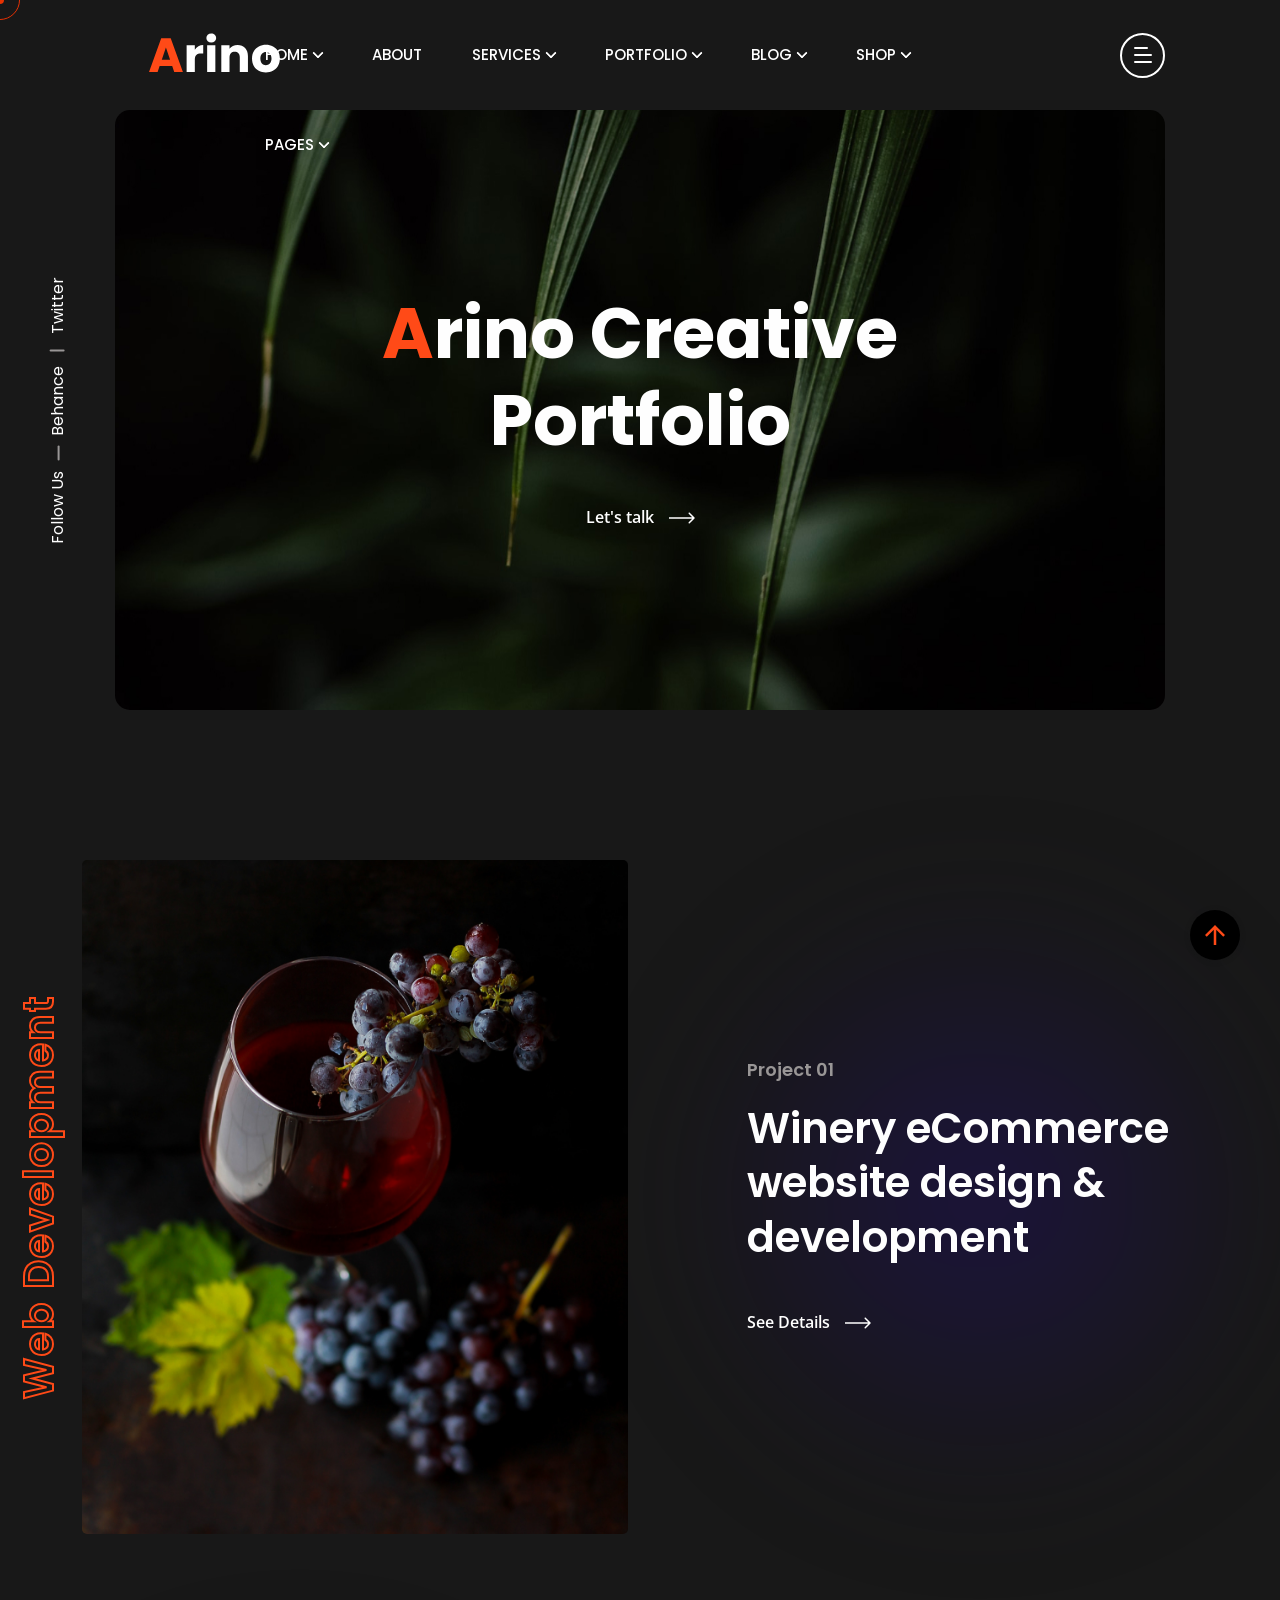
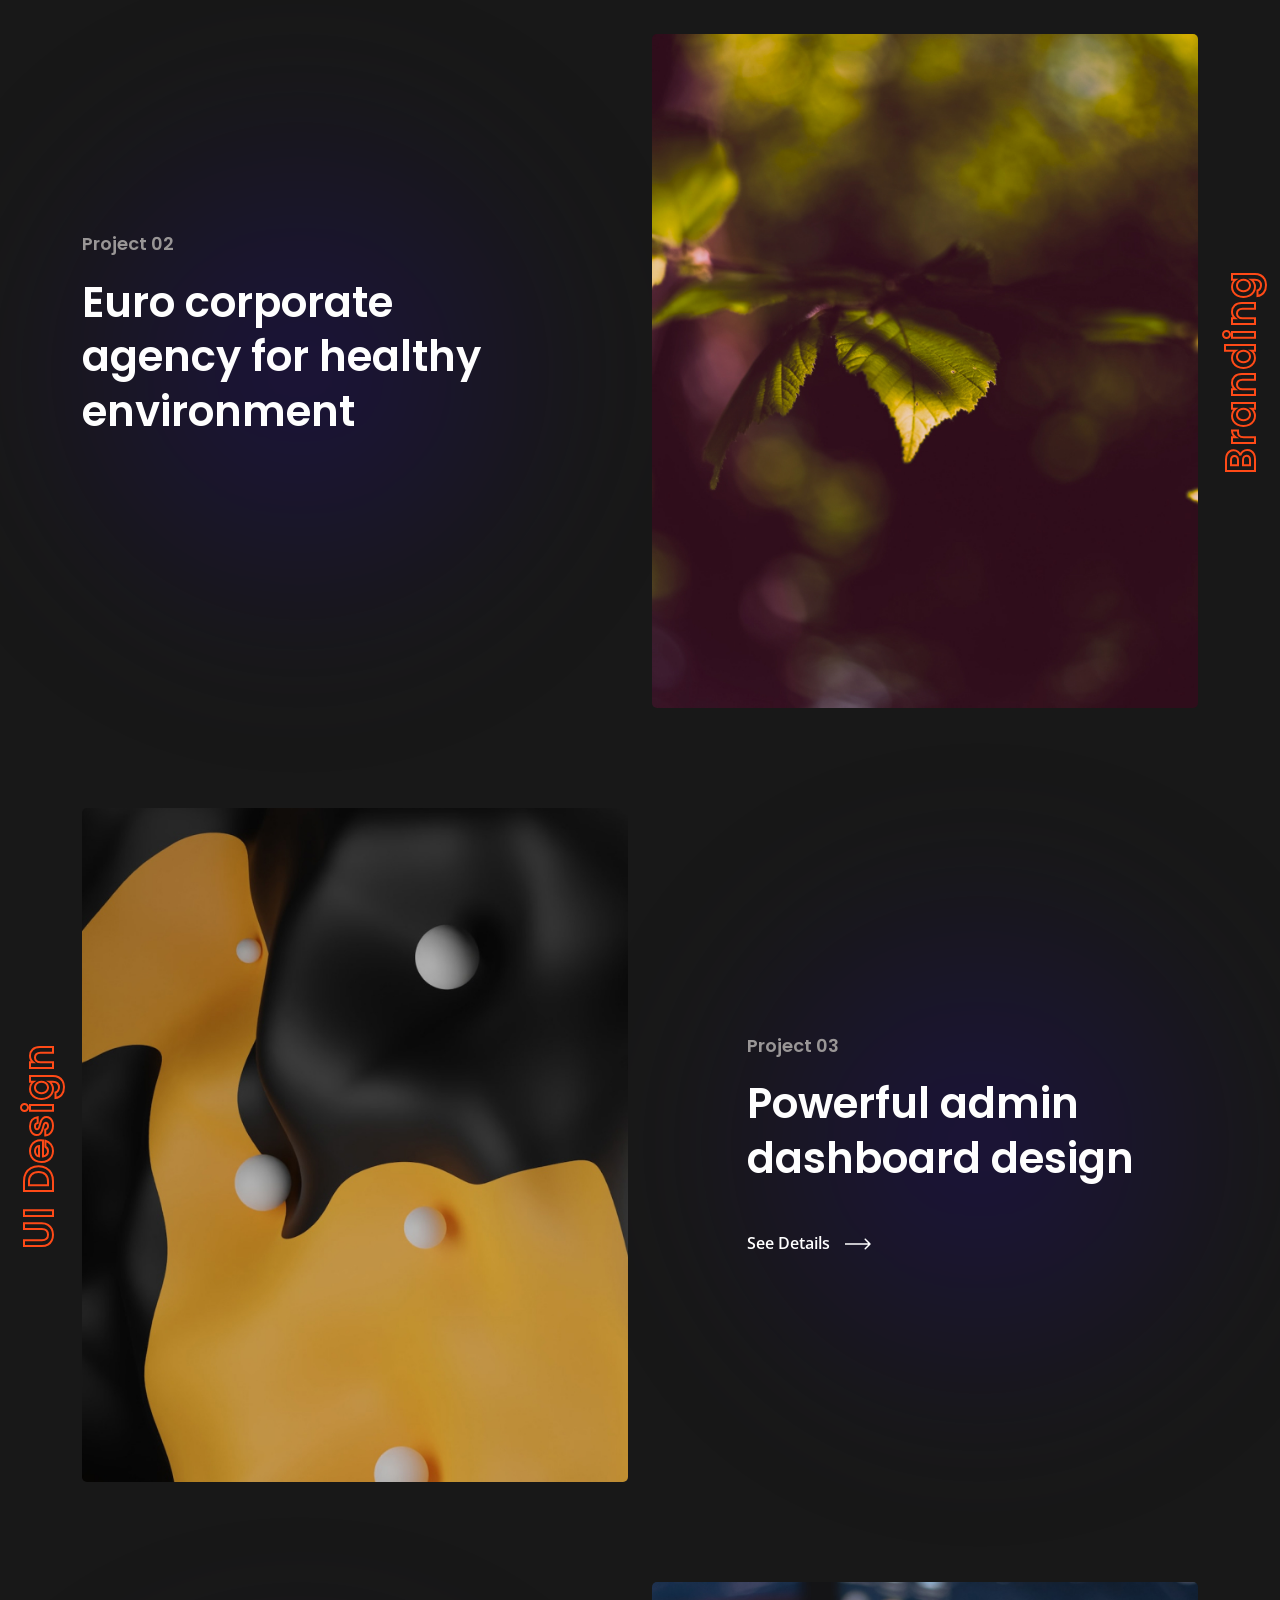
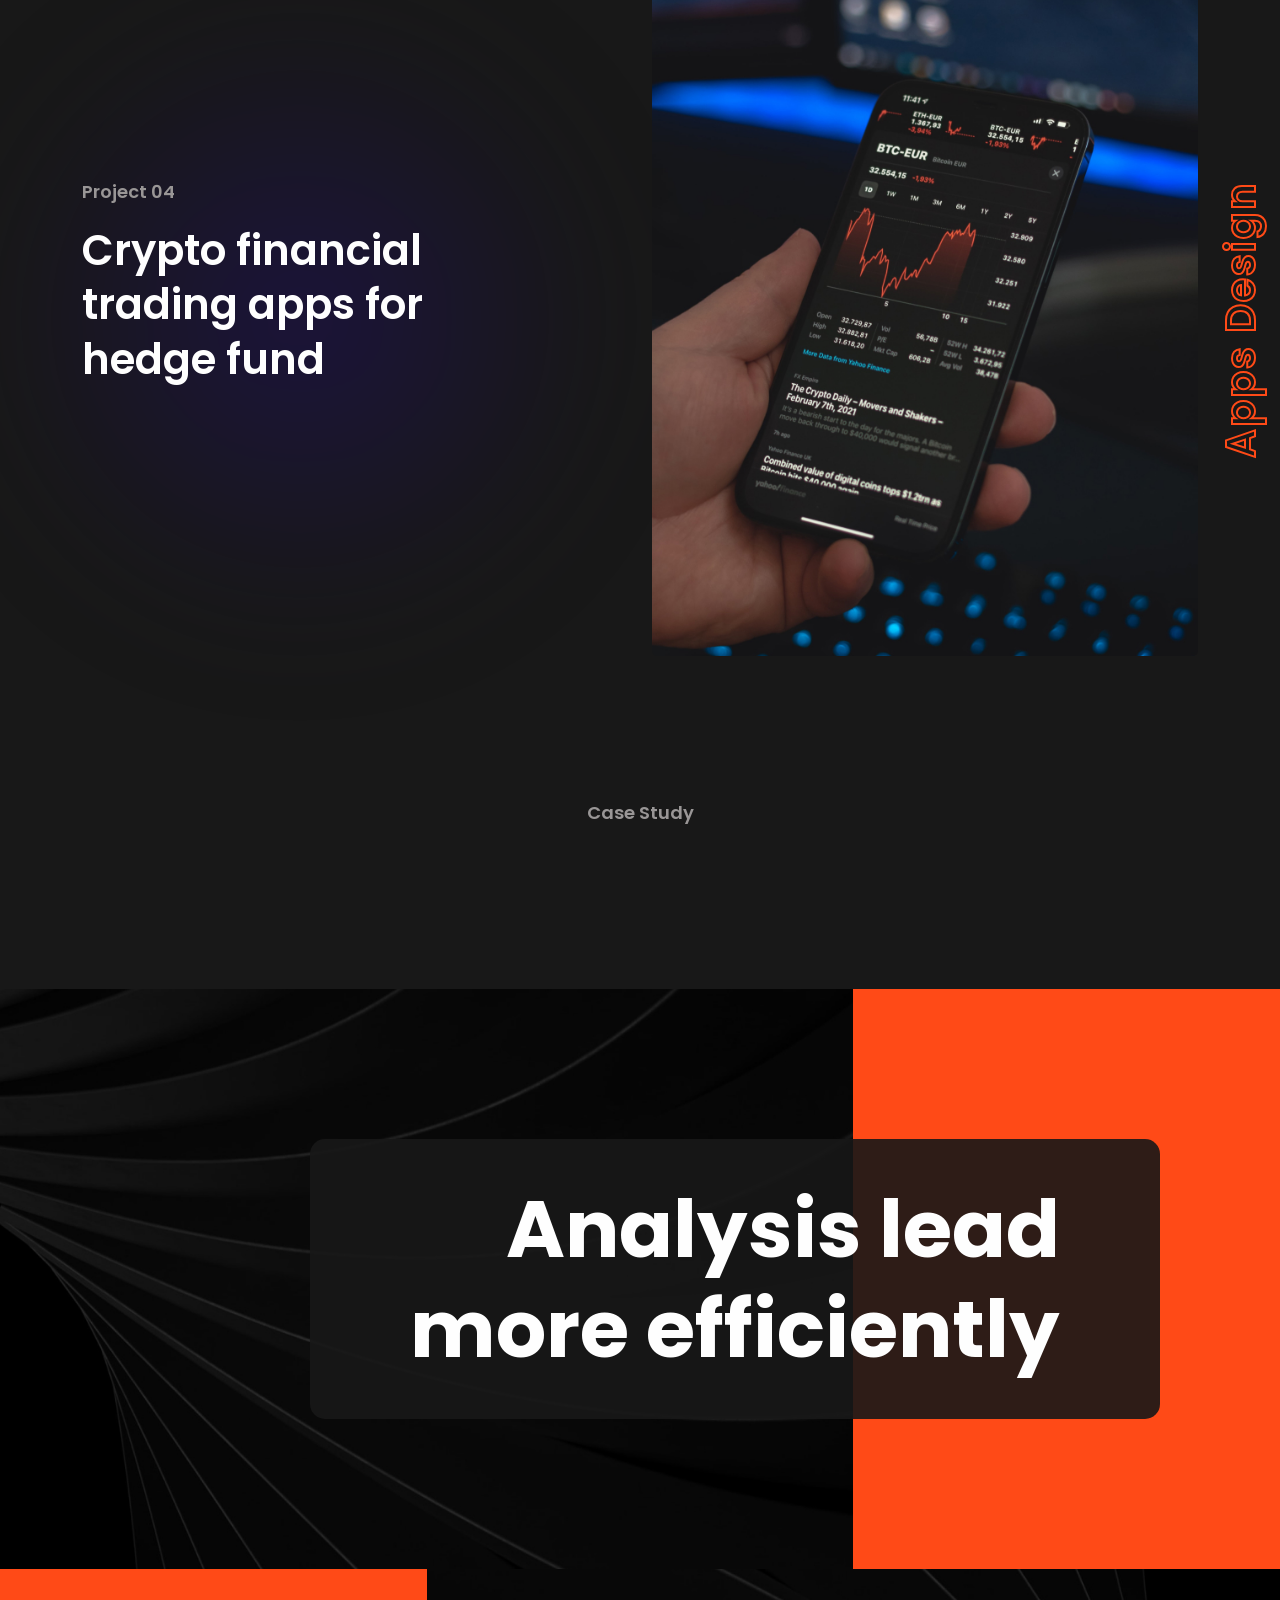
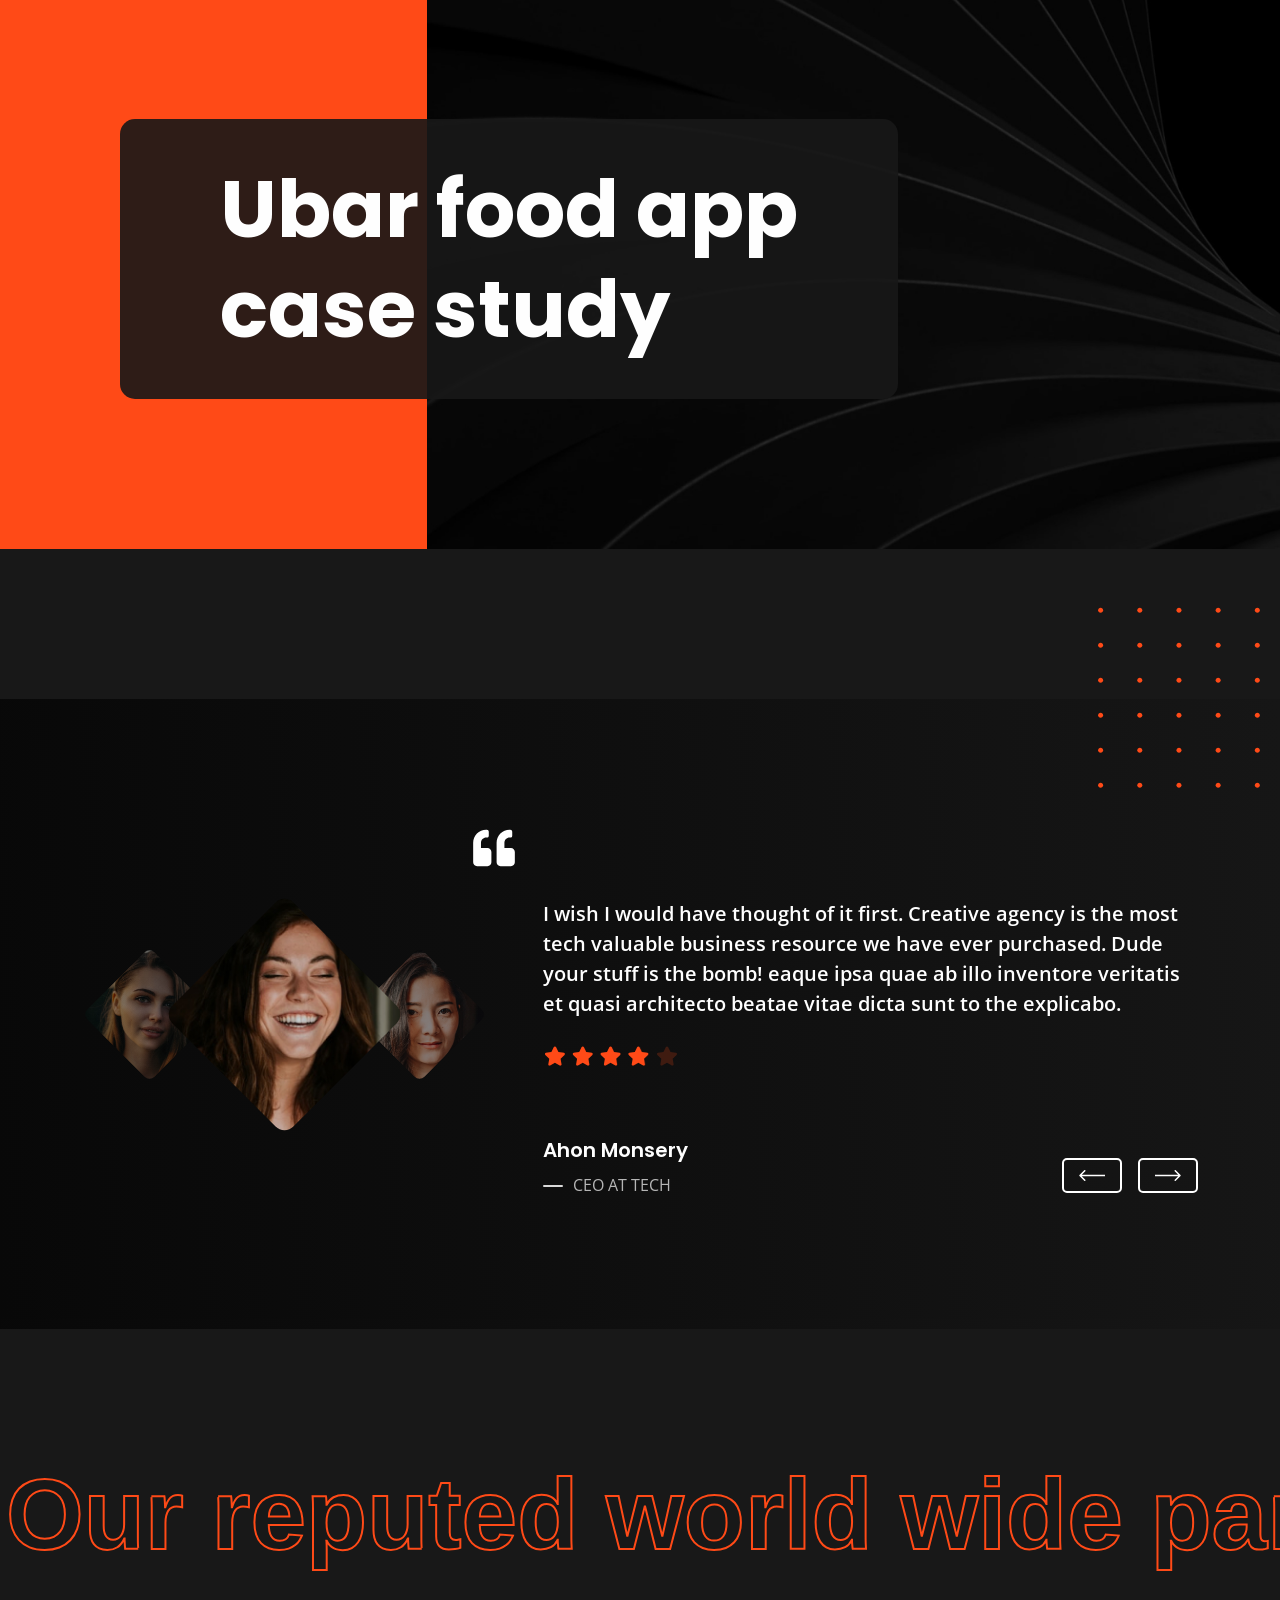
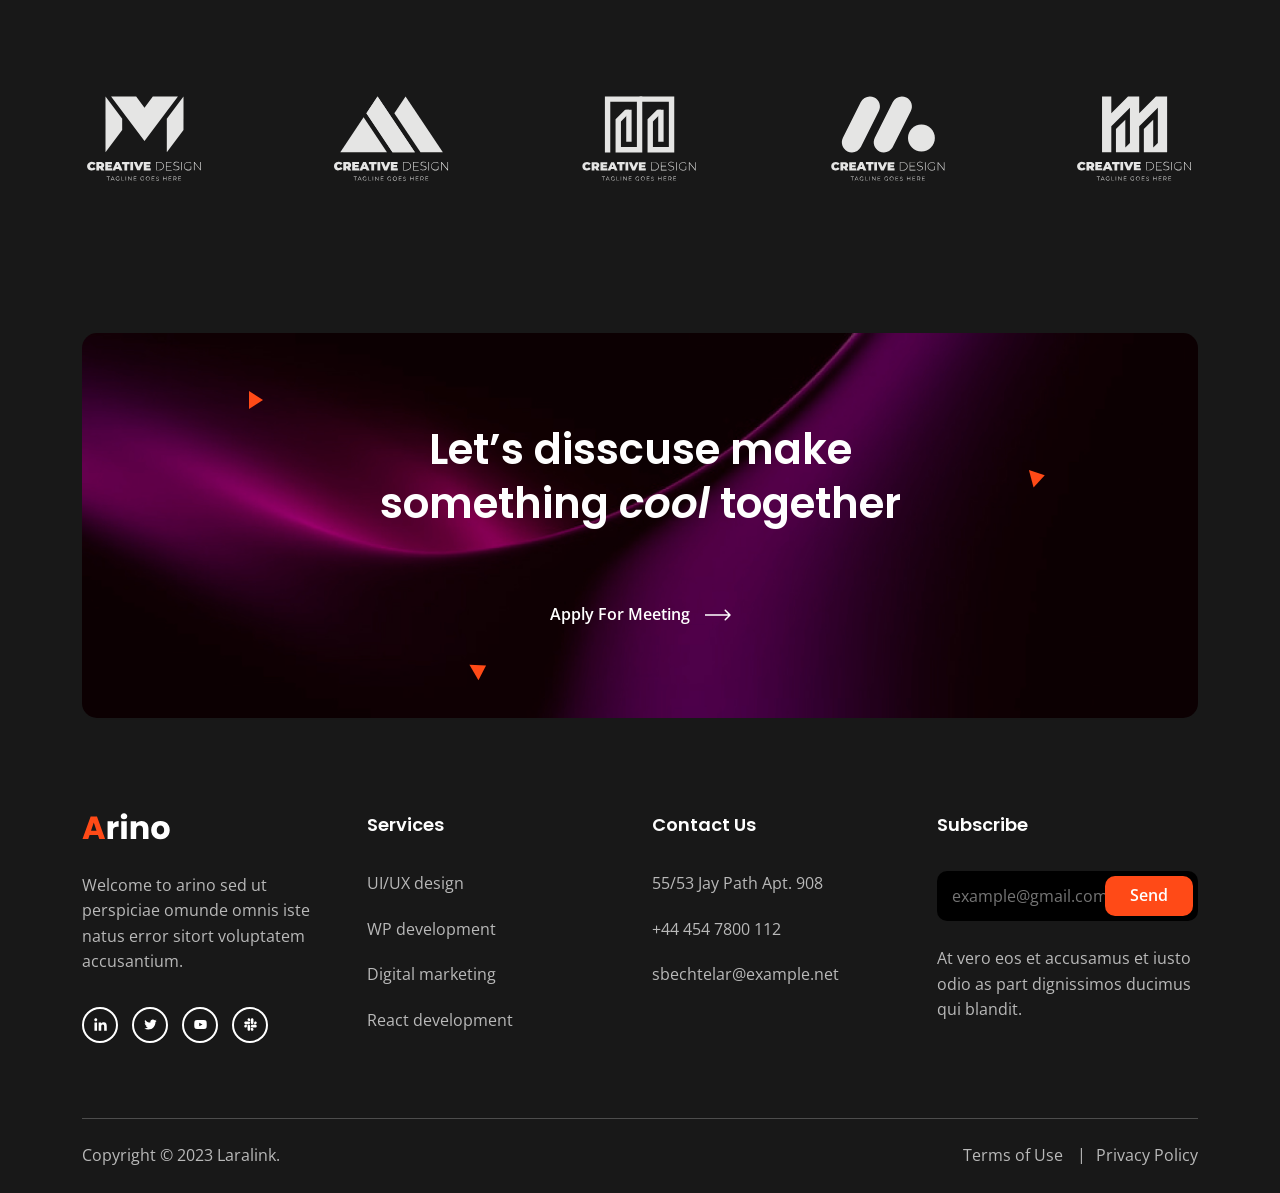
<file: creative-portfolio.html>
<!DOCTYPE html>
<html class="no-js" lang="en">
  <head>
    <!-- Meta Tags -->
    <meta charset="utf-8">
    <meta http-equiv="x-ua-compatible" content="ie=edge">
    <meta name="viewport" content="width=device-width, initial-scale=1">
    <meta name="author" content="Laralink">
    <!-- Favicon Icon -->
    <link rel="icon" href="assets/img/favicon.png">
    <!-- Site Title -->
    <title>Arino - Creative Agency Template</title>
    <link rel="stylesheet" href="assets/css/plugins/bootstrap.min.css">
    <link rel="stylesheet" href="assets/css/plugins/fontawesome.min.css">
    <link rel="stylesheet" href="assets/css/plugins/slick.css">
    <link rel="stylesheet" href="assets/css/plugins/lightgallery.min.css">
    <link rel="stylesheet" href="assets/css/plugins/animate.css">
    <link rel="stylesheet" href="assets/css/style.css">
  </head>
  <body>
    <div class="cs-preloader cs-center">
      <div class="cs-preloader_in"></div>
    </div>
    <!-- Start Header Section -->
    <header class="cs-site_header cs-style1 text-uppercase cs-sticky_header cs-site_header_full_width">
      <div class="cs-main_header">
        <div class="container">
          <div class="cs-main_header_in">
            <div class="cs-main_header_left">
              <a class="cs-site_branding" href="index.html">
                <img src="assets/img/logo.svg" alt="Logo">
              </a>
            </div>
            <div class="cs-main_header_center">
              <div class="cs-nav cs-primary_font cs-medium">
                <ul class="cs-nav_list">
                  <li class="menu-item-has-children cs-mega_menu">
                    <a href="index.html">Home</a>
                    <ul class="cs-mega_wrapper">
                      <li>
                        <ul>
                          <li>
                            <a href="index.html" class="cs-nav_list_img">
                              <img src="assets/img/demo/main-home.jpeg" alt="Thumb">
                            </a>
                            <a href="index.html">Main Home</a>
                          </li>
                          <li>
                            <a href="showcase-portfolio.html" class="cs-nav_list_img">
                              <img src="assets/img/demo/showcase.jpeg" alt="Thumb">
                            </a>
                            <a href="showcase-portfolio.html">Showcase Portfolio</a>
                          </li>
                        </ul>
                      </li>
                      <li>
                        <ul>
                          <li>
                            <a href="photography-agency.html" class="cs-nav_list_img">
                              <img src="assets/img/demo/photography-agency.jpeg" alt="Thumb">
                            </a>
                            <a href="photography-agency.html">Photography Agency</a>
                          </li>
                          <li>
                            <a href="case-study-showcase.html" class="cs-nav_list_img">
                              <img src="assets/img/demo/case_study_showcase.jpeg" alt="Thumb">
                            </a>
                            <a href="case-study-showcase.html">Case Study Showcase</a>
                          </li>
                        </ul>
                      </li>
                      <li>
                        <ul>
                          <li>
                            <a href="creative-portfolio.html" class="cs-nav_list_img">
                              <img src="assets/img/demo/portfolio.jpeg" alt="Thumb">
                            </a>
                            <a href="creative-portfolio.html">Creative Portfolio</a>
                          </li>
                        </ul>
                      </li>
                      <li>
                        <ul>
                          <li>
                            <a href="digital-agency.html" class="cs-nav_list_img">
                              <img src="assets/img/demo/digital-agency.jpeg" alt="Thumb">
                            </a>
                            <a href="digital-agency.html">Digital Agency</a>
                          </li>
                        </ul>
                      </li>
                      <li>
                        <ul>
                          <li>
                            <a href="marketing-agency.html" class="cs-nav_list_img">
                              <img src="assets/img/demo/marketing.jpeg" alt="Thumb">
                            </a>
                            <a href="marketing-agency.html">Marketing Agency</a>
                          </li>
                        </ul>
                      </li>
                      <li>
                        <ul>
                          <li>
                            <a href="freelancer-agency.html" class="cs-nav_list_img">
                              <img src="assets/img/demo/freelancer-agency.jpeg" alt="Thumb">
                              <span class="cs-header_badge">New</span>
                            </a>
                            <a href="freelancer-agency.html">Freelancing Agency</a>
                          </li>
                        </ul>
                      </li>
                      <li>
                        <ul>
                          <li>
                            <a href="https://arino-html-rtl.vercel.app" target="_blank" class="cs-nav_list_img">
                              <img src="assets/img/demo/rtl.jpeg" alt="Thumb">
                              <span class="cs-header_badge">New</span>
                            </a>
                            <a href="https://arino-html-rtl.vercel.app" target="_blank">RTL Demo</a>
                          </li>
                        </ul>
                      </li>
                    </ul>
                  </li>
                  <li>
                    <a href="about.html">About</a>
                  </li>
                  <li class="menu-item-has-children">
                    <a href="service.html">Services</a>
                    <ul>
                      <li>
                        <a href="service.html">Services</a>
                      </li>
                      <li>
                        <a href="service-details.html">Service Details</a>
                      </li>
                    </ul>
                  </li>
                  <li class="menu-item-has-children">
                    <a href="portfolio.html">Portfolio</a>
                    <ul>
                      <li>
                        <a href="portfolio.html">Portfolio</a>
                      </li>
                      <li>
                        <a href="portfolio-details.html">Portfolio Details</a>
                      </li>
                    </ul>
                  </li>
                  <li class="menu-item-has-children">
                    <a href="blog.html">Blog</a>
                    <ul>
                      <li>
                        <a href="blog.html">Blog</a>
                      </li>
                      <li>
                        <a href="blog-details.html">Blog Details</a>
                      </li>
                    </ul>
                  </li>
                  <li class="menu-item-has-children">
                    <a href="shop.html">Shop</a>
                    <ul>
                      <li>
                        <a href="shop.html">Our Shop</a>
                      </li>
                      <li>
                        <a href="shop-product-details.html">Shop Details</a>
                      </li>
                      <li>
                        <a href="shop-cart.html">Cart</a>
                      </li>
                      <li>
                        <a href="shop-checkout.html">Checkout</a>
                      </li>
                      <li>
                        <a href="shop-order-recived.html">Success Order</a>
                      </li>
                      <li>
                        <a href="shop-wishlist.html">Wishlist</a>
                      </li>
                    </ul>
                  </li>
                  <li class="menu-item-has-children">
                    <a href="#">Pages</a>
                    <ul>
                      <li>
                        <a href="contact.html">Contact</a>
                      </li>
                      <li>
                        <a href="team.html">Team</a>
                      </li>
                      <li>
                        <a href="team-details.html">Team Details</a>
                      </li>
                      <li>
                        <a href="case-study.html">Case Study Details</a>
                      </li>
                      <li>
                        <a href="faq.html">FAQ</a>
                      </li>
                    </ul>
                  </li>
                </ul>
              </div>
            </div>
            <div class="cs-main_header_right">
              <div class="cs-toolbox">
                <span class="cs-icon_btn">
                  <span class="cs-icon_btn_in">
                    <span></span>
                    <span></span>
                    <span></span>
                    <span></span>
                  </span>
                </span>
              </div>
            </div>
          </div>
        </div>
      </div>
    </header>
    <div class="cs-side_header">
      <button class="cs-close"></button>
      <div class="cs-side_header_overlay"></div>
      <div class="cs-side_header_in">
        <div class="cs-side_header_shape"></div>
        <a class="cs-site_branding" href="index.html">
          <img src="assets/img/footer_logo.svg" alt="Logo">
        </a>
        <div class="cs-side_header_box">
          <h2 class="cs-side_header_heading">Do you have a project in your <br> mind? Keep connect us. </h2>
        </div>
        <div class="cs-side_header_box">
          <h3 class="cs-side_header_title cs-primary_color">Contact Us</h3>
          <ul class="cs-contact_info cs-style1 cs-mp0">
            <li>
              <svg width="18" height="18" viewBox="0 0 18 18" fill="none" xmlns="http://www.w3.org/2000/svg">
                <path d="M17 12.5C15.75 12.5 14.55 12.3 13.43 11.93C13.08 11.82 12.69 11.9 12.41 12.17L10.21 14.37C7.38 12.93 5.06 10.62 3.62 7.79L5.82 5.58C6.1 5.31 6.18 4.92 6.07 4.57C5.7 3.45 5.5 2.25 5.5 1C5.5 0.45 5.05 0 4.5 0H1C0.45 0 0 0.45 0 1C0 10.39 7.61 18 17 18C17.55 18 18 17.55 18 17V13.5C18 12.95 17.55 12.5 17 12.5ZM9 0V10L12 7H18V0H9Z" fill="#FF4A17" />
              </svg>
              <span>+44 454 7800 112</span>
            </li>
            <li>
              <svg width="20" height="18" viewBox="0 0 20 18" fill="none" xmlns="http://www.w3.org/2000/svg">
                <path d="M20 6.98V16C20 17.1 19.1 18 18 18H2C0.9 18 0 17.1 0 16V4C0 2.9 0.9 2 2 2H12.1C12.04 2.32 12 2.66 12 3C12 4.48 12.65 5.79 13.67 6.71L10 9L2 4V6L10 11L15.3 7.68C15.84 7.88 16.4 8 17 8C18.13 8 19.16 7.61 20 6.98ZM14 3C14 4.66 15.34 6 17 6C18.66 6 20 4.66 20 3C20 1.34 18.66 0 17 0C15.34 0 14 1.34 14 3Z" fill="#FF4A17" />
              </svg>
              <span>infotech@arino.com</span>
            </li>
            <li>
              <svg width="14" height="20" viewBox="0 0 14 20" fill="none" xmlns="http://www.w3.org/2000/svg">
                <path d="M7 0C3.13 0 0 3.13 0 7C0 12.25 7 20 7 20C7 20 14 12.25 14 7C14 3.13 10.87 0 7 0ZM7 9.5C5.62 9.5 4.5 8.38 4.5 7C4.5 5.62 5.62 4.5 7 4.5C8.38 4.5 9.5 5.62 9.5 7C9.5 8.38 8.38 9.5 7 9.5Z" fill="#FF4A17" />
              </svg>
              <span>50 Wall Street Suite, 44150 <br>Ohio, United States </span>
            </li>
          </ul>
        </div>
        <div class="cs-side_header_box">
          <h3 class="cs-side_header_title cs-primary_color">Subscribe</h3>
          <div class="cs-newsletter cs-style1">
            <form action="#" class="cs-newsletter_form">
              <input type="email" class="cs-newsletter_input" placeholder="example@gmail.com">
              <button class="cs-newsletter_btn">
                <span>Send</span>
              </button>
            </form>
            <div class="cs-newsletter_text">At vero eos et accusamus et iusto odio as part dignissimos ducimus qui blandit.</div>
          </div>
        </div>
        <div class="cs-side_header_box">
          <div class="cs-social_btns cs-style1">
            <a href="#" class="cs-center">
              <svg width="15" height="15" viewBox="0 0 15 15" fill="none" xmlns="http://www.w3.org/2000/svg">
                <path d="M4.04799 13.7497H1.45647V5.4043H4.04799V13.7497ZM2.75084 4.2659C1.92215 4.2659 1.25 3.57952 1.25 2.75084C1.25 2.35279 1.40812 1.97105 1.68958 1.68958C1.97105 1.40812 2.35279 1.25 2.75084 1.25C3.14888 1.25 3.53063 1.40812 3.81209 1.68958C4.09355 1.97105 4.25167 2.35279 4.25167 2.75084C4.25167 3.57952 3.57924 4.2659 2.75084 4.2659ZM13.7472 13.7497H11.1613V9.68722C11.1613 8.71903 11.1417 7.4774 9.81389 7.4774C8.46652 7.4774 8.26004 8.5293 8.26004 9.61747V13.7497H5.67132V5.4043H8.15681V6.54269H8.19308C8.53906 5.887 9.38421 5.19503 10.6451 5.19503C13.2679 5.19503 13.75 6.92215 13.75 9.16546V13.7497H13.7472Z" fill="white"></path>
              </svg>
            </a>
            <a href="#" class="cs-center">
              <svg width="13" height="11" viewBox="0 0 13 11" fill="none" xmlns="http://www.w3.org/2000/svg">
                <path d="M11.4651 2.95396C11.4731 3.065 11.4731 3.17606 11.4731 3.2871C11.4731 6.67383 8.89535 10.5761 4.18402 10.5761C2.73255 10.5761 1.38421 10.1557 0.25 9.42608C0.456226 9.44986 0.654494 9.4578 0.868655 9.4578C2.06629 9.4578 3.16879 9.0533 4.04918 8.36326C2.92291 8.33946 1.97906 7.60183 1.65386 6.5866C1.81251 6.61038 1.97112 6.62624 2.1377 6.62624C2.36771 6.62624 2.59774 6.59451 2.81188 6.53901C1.63802 6.30105 0.757595 5.26996 0.757595 4.02472V3.99301C1.09864 4.18336 1.49524 4.30233 1.91558 4.31818C1.22554 3.85814 0.773464 3.07294 0.773464 2.1846C0.773464 1.70872 0.900344 1.27249 1.12244 0.891774C2.38355 2.44635 4.27919 3.46156 6.40481 3.57262C6.36516 3.38226 6.34136 3.184 6.34136 2.9857C6.34136 1.57388 7.4835 0.423828 8.90323 0.423828C9.64086 0.423828 10.3071 0.733156 10.7751 1.23284C11.354 1.1218 11.9093 0.907643 12.401 0.614185C12.2106 1.20906 11.8061 1.70875 11.2748 2.02598C11.7903 1.97049 12.29 1.82769 12.75 1.62942C12.4011 2.13702 11.9648 2.5891 11.4651 2.95396V2.95396Z" fill="white"></path>
              </svg>
            </a>
            <a href="#" class="cs-center">
              <svg width="13" height="9" viewBox="0 0 13 9" fill="none" xmlns="http://www.w3.org/2000/svg">
                <path d="M12.4888 1.48066C12.345 0.939353 11.9215 0.513038 11.3837 0.368362C10.4089 0.105469 6.5 0.105469 6.5 0.105469C6.5 0.105469 2.59116 0.105469 1.61633 0.368362C1.07853 0.513061 0.65496 0.939353 0.5112 1.48066C0.25 2.4618 0.25 4.50887 0.25 4.50887C0.25 4.50887 0.25 6.55595 0.5112 7.53709C0.65496 8.0784 1.07853 8.48695 1.61633 8.63163C2.59116 8.89452 6.5 8.89452 6.5 8.89452C6.5 8.89452 10.4088 8.89452 11.3837 8.63163C11.9215 8.48695 12.345 8.0784 12.4888 7.53709C12.75 6.55595 12.75 4.50887 12.75 4.50887C12.75 4.50887 12.75 2.4618 12.4888 1.48066V1.48066ZM5.22158 6.36746V2.65029L8.48861 4.50892L5.22158 6.36746V6.36746Z" fill="white"></path>
              </svg>
            </a>
            <a href="#" class="cs-center">
              <svg width="13" height="13" viewBox="0 0 13 13" fill="none" xmlns="http://www.w3.org/2000/svg">
                <path d="M2.87612 8.149C2.87612 8.87165 2.28571 9.46205 1.56306 9.46205C0.840402 9.46205 0.25 8.87165 0.25 8.149C0.25 7.42634 0.840402 6.83594 1.56306 6.83594H2.87612V8.149ZM3.53795 8.149C3.53795 7.42634 4.12835 6.83594 4.851 6.83594C5.57366 6.83594 6.16406 7.42634 6.16406 8.149V11.4369C6.16406 12.1596 5.57366 12.75 4.851 12.75C4.12835 12.75 3.53795 12.1596 3.53795 11.4369V8.149ZM4.851 2.87612C4.12835 2.87612 3.53795 2.28571 3.53795 1.56306C3.53795 0.840402 4.12835 0.25 4.851 0.25C5.57366 0.25 6.16406 0.840402 6.16406 1.56306V2.87612H4.851V2.87612ZM4.851 3.53795C5.57366 3.53795 6.16406 4.12835 6.16406 4.851C6.16406 5.57366 5.57366 6.16406 4.851 6.16406H1.56306C0.840402 6.16406 0.25 5.57366 0.25 4.851C0.25 4.12835 0.840402 3.53795 1.56306 3.53795H4.851V3.53795ZM10.1239 4.851C10.1239 4.12835 10.7143 3.53795 11.4369 3.53795C12.1596 3.53795 12.75 4.12835 12.75 4.851C12.75 5.57366 12.1596 6.16406 11.4369 6.16406H10.1239V4.851V4.851ZM9.46205 4.851C9.46205 5.57366 8.87165 6.16406 8.149 6.16406C7.42634 6.16406 6.83594 5.57366 6.83594 4.851V1.56306C6.83594 0.840402 7.42634 0.25 8.149 0.25C8.87165 0.25 9.46205 0.840402 9.46205 1.56306V4.851V4.851ZM8.149 10.1239C8.87165 10.1239 9.46205 10.7143 9.46205 11.4369C9.46205 12.1596 8.87165 12.75 8.149 12.75C7.42634 12.75 6.83594 12.1596 6.83594 11.4369V10.1239H8.149ZM8.149 9.46205C7.42634 9.46205 6.83594 8.87165 6.83594 8.149C6.83594 7.42634 7.42634 6.83594 8.149 6.83594H11.4369C12.1596 6.83594 12.75 7.42634 12.75 8.149C12.75 8.87165 12.1596 9.46205 11.4369 9.46205H8.149Z" fill="white"></path>
              </svg>
            </a>
          </div>
        </div>
      </div>
    </div>
    <!-- End Header Section -->
    <!-- Start Hero -->
    <div class="cs-hero cs-style1 cs-type2" id="home">
      <div class="cs-hero_bg cs-bg cs-ripple_version cs-center" data-src="assets/img/hero_bg_4.jpeg">
        <div class="container">
          <div class="cs-hero_text text-center">
            <h1 class="cs-hero_title wow fadeInUp" data-wow-duration="0.8s" data-wow-delay="0.2s">
              <span class="cs-accent_color">A</span>rino Creative <br>Portfolio
            </h1>
            <a href="contact.html" class="cs-text_btn">
              <span>Let's talk</span>
              <svg width="26" height="12" viewBox="0 0 26 12" fill="none" xmlns="http://www.w3.org/2000/svg">
                <path d="M25.5303 6.53033C25.8232 6.23744 25.8232 5.76256 25.5303 5.46967L20.7574 0.696699C20.4645 0.403806 19.9896 0.403806 19.6967 0.696699C19.4038 0.989593 19.4038 1.46447 19.6967 1.75736L23.9393 6L19.6967 10.2426C19.4038 10.5355 19.4038 11.0104 19.6967 11.3033C19.9896 11.5962 20.4645 11.5962 20.7574 11.3033L25.5303 6.53033ZM0 6.75H25V5.25H0V6.75Z" fill="currentColor" />
              </svg>
            </a>
          </div>
        </div>
      </div>
      <div class="cs-hero_social_wrap cs-left_side cs-primary_font cs-primary_color">
        <div class="cs-hero_social_title">Follow Us</div>
        <ul class="cs-hero_social_links">
          <li>
            <a href="">Behance</a>
          </li>
          <li>
            <a href="">Twitter</a>
          </li>
        </ul>
      </div>
    </div>
    <!-- End Hero -->
    <div class="cs-height_150 cs-height_lg_80"></div>
    <!-- Start Project Section -->
    <div class="cs-portfolio cs-style2">
      <div class="cs-gradient_shape"></div>
      <div class="container">
        <div class="row align-items-center">
          <div class="col-lg-6">
            <div class="cs-portfolio_img">
              <h3 class="cs-portfolio_img_title">Web Development</h3>
              <div class="cs-portfolio_img_in cs-shine_hover_1 cs-radius_5">
                <img src="assets/img/portfolio_35.jpeg" alt="Portfolio" class="cs-w100">
              </div>
            </div>
          </div>
          <div class="col-xl-5 col-lg-6 offset-xl-1">
            <div class="cs-height_0 cs-height_lg_35"></div>
            <div class="cs-section_heading cs-style1">
              <h3 class="cs-section_subtitle">Project 01</h3>
              <h2 class="cs-section_title">Winery eCommerce website design & development</h2>
              <div class="cs-height_45 cs-height_lg_20"></div>
              <a href="portfolio-details.html" class="cs-text_btn wow fadeInLeft" data-wow-duration="0.8s" data-wow-delay="0.2s">
                <span>See Details</span>
                <svg width="26" height="12" viewBox="0 0 26 12" fill="none" xmlns="http://www.w3.org/2000/svg">
                  <path d="M25.5303 6.53033C25.8232 6.23744 25.8232 5.76256 25.5303 5.46967L20.7574 0.696699C20.4645 0.403806 19.9896 0.403806 19.6967 0.696699C19.4038 0.989593 19.4038 1.46447 19.6967 1.75736L23.9393 6L19.6967 10.2426C19.4038 10.5355 19.4038 11.0104 19.6967 11.3033C19.9896 11.5962 20.4645 11.5962 20.7574 11.3033L25.5303 6.53033ZM0 6.75H25V5.25H0V6.75Z" fill="currentColor"></path>
                </svg>
              </a>
            </div>
          </div>
        </div>
      </div>
    </div>
    <div class="cs-height_100 cs-height_lg_70"></div>
    <div class="cs-portfolio cs-style2 cs-type1">
      <div class="cs-gradient_shape"></div>
      <div class="container">
        <div class="row align-items-center cs-column_reverse_lg">
          <div class="col-xl-5 col-lg-6">
            <div class="cs-height_0 cs-height_lg_35"></div>
            <div class="cs-section_heading cs-style1 ">
              <h3 class="cs-section_subtitle">Project 02</h3>
              <h2 class="cs-section_title">Euro corporate agency for healthy environment</h2>
              <div class="cs-height_45 cs-height_lg_20"></div>
              <a href="portfolio-details.html" class="cs-text_btn wow fadeInLeft" data-wow-duration="0.8s" data-wow-delay="0.2s">
                <span>See Details</span>
                <svg width="26" height="12" viewBox="0 0 26 12" fill="none" xmlns="http://www.w3.org/2000/svg">
                  <path d="M25.5303 6.53033C25.8232 6.23744 25.8232 5.76256 25.5303 5.46967L20.7574 0.696699C20.4645 0.403806 19.9896 0.403806 19.6967 0.696699C19.4038 0.989593 19.4038 1.46447 19.6967 1.75736L23.9393 6L19.6967 10.2426C19.4038 10.5355 19.4038 11.0104 19.6967 11.3033C19.9896 11.5962 20.4645 11.5962 20.7574 11.3033L25.5303 6.53033ZM0 6.75H25V5.25H0V6.75Z" fill="currentColor"></path>
                </svg>
              </a>
            </div>
          </div>
          <div class="col-lg-6 offset-xl-1">
            <div class="cs-portfolio_img">
              <h3 class="cs-portfolio_img_title">Branding</h3>
              <div class="cs-portfolio_img_in cs-shine_hover_1 cs-radius_5">
                <img src="assets/img/portfolio_36.jpeg" alt="Portfolio" class="cs-w100">
              </div>
            </div>
          </div>
        </div>
      </div>
    </div>
    <div class="cs-height_100 cs-height_lg_70"></div>
    <div class="cs-portfolio cs-style2">
      <div class="cs-gradient_shape"></div>
      <div class="container">
        <div class="row align-items-center">
          <div class="col-lg-6">
            <div class="cs-portfolio_img">
              <h3 class="cs-portfolio_img_title">UI Design</h3>
              <div class="cs-portfolio_img_in cs-shine_hover_1 cs-radius_5">
                <img src="assets/img/portfolio_37.jpeg" alt="Portfolio" class="cs-w100">
              </div>
            </div>
          </div>
          <div class="col-xl-5 col-lg-6 offset-xl-1">
            <div class="cs-height_0 cs-height_lg_35"></div>
            <div class="cs-section_heading cs-style1 ">
              <h3 class="cs-section_subtitle">Project 03</h3>
              <h2 class="cs-section_title">Powerful admin dashboard design</h2>
              <div class="cs-height_45 cs-height_lg_20"></div>
              <a href="portfolio-details.html" class="cs-text_btn wow fadeInLeft" data-wow-duration="0.8s" data-wow-delay="0.2s">
                <span>See Details</span>
                <svg width="26" height="12" viewBox="0 0 26 12" fill="none" xmlns="http://www.w3.org/2000/svg">
                  <path d="M25.5303 6.53033C25.8232 6.23744 25.8232 5.76256 25.5303 5.46967L20.7574 0.696699C20.4645 0.403806 19.9896 0.403806 19.6967 0.696699C19.4038 0.989593 19.4038 1.46447 19.6967 1.75736L23.9393 6L19.6967 10.2426C19.4038 10.5355 19.4038 11.0104 19.6967 11.3033C19.9896 11.5962 20.4645 11.5962 20.7574 11.3033L25.5303 6.53033ZM0 6.75H25V5.25H0V6.75Z" fill="currentColor"></path>
                </svg>
              </a>
            </div>
          </div>
        </div>
      </div>
    </div>
    <div class="cs-height_100 cs-height_lg_70"></div>
    <div class="cs-portfolio cs-style2 cs-type1">
      <div class="cs-gradient_shape"></div>
      <div class="container">
        <div class="row align-items-center cs-column_reverse_lg">
          <div class="col-xl-5 col-lg-6">
            <div class="cs-height_0 cs-height_lg_35"></div>
            <div class="cs-section_heading cs-style1 ">
              <h3 class="cs-section_subtitle">Project 04</h3>
              <h2 class="cs-section_title">Crypto financial trading apps for hedge fund</h2>
              <div class="cs-height_45 cs-height_lg_20"></div>
              <a href="portfolio-details.html" class="cs-text_btn wow fadeInLeft" data-wow-duration="0.8s" data-wow-delay="0.2s">
                <span>See Details</span>
                <svg width="26" height="12" viewBox="0 0 26 12" fill="none" xmlns="http://www.w3.org/2000/svg">
                  <path d="M25.5303 6.53033C25.8232 6.23744 25.8232 5.76256 25.5303 5.46967L20.7574 0.696699C20.4645 0.403806 19.9896 0.403806 19.6967 0.696699C19.4038 0.989593 19.4038 1.46447 19.6967 1.75736L23.9393 6L19.6967 10.2426C19.4038 10.5355 19.4038 11.0104 19.6967 11.3033C19.9896 11.5962 20.4645 11.5962 20.7574 11.3033L25.5303 6.53033ZM0 6.75H25V5.25H0V6.75Z" fill="currentColor"></path>
                </svg>
              </a>
            </div>
          </div>
          <div class="col-lg-6 offset-xl-1">
            <div class="cs-portfolio_img">
              <h3 class="cs-portfolio_img_title">Apps Design</h3>
              <div class="cs-portfolio_img_in cs-shine_hover_1 cs-radius_5">
                <img src="assets/img/portfolio_38.jpeg" alt="Portfolio" class="cs-w100">
              </div>
            </div>
          </div>
        </div>
      </div>
    </div>
    <!-- End Project Section -->
    <div class="cs-height_145 cs-height_lg_80"></div>
    <!-- Start Case Study -->
    <div class="container">
      <div class="cs-section_heading cs-style1 text-center">
        <h3 class="cs-section_subtitle">Case Study</h3>
        <h2 class="cs-section_title wow fadeInUp" data-wow-duration="0.8s" data-wow-delay="0.2s">Featured case study</h2>
      </div>
      <div class="cs-height_90 cs-height_lg_45"></div>
    </div>
    <div class="cs-case_study text-end">
      <div class="cs-case_study_bg">
        <div class="cs-bg" data-src="assets/img/case_study_2.jpeg"></div>
        <div class="cs-accent_bg"></div>
      </div>
      <h2 class="cs-case_study_title wow fadeInRight" data-wow-duration="0.8s" data-wow-delay="0.2s">
        <a href="case-study.html">
          <span>Analysis lead</span>
          <br>
          <span>more efficiently</span>
        </a>
      </h2>
    </div>
    <div class="cs-case_study">
      <div class="cs-case_study_bg">
        <div class="cs-accent_bg"></div>
        <div class="cs-bg" data-src="assets/img/case_study_1.jpeg"></div>
      </div>
      <h2 class="cs-case_study_title wow fadeInLeft" data-wow-duration="0.8s" data-wow-delay="0.2s">
        <a href="case-study.html">
          <span>Ubar food app</span>
          <br>
          <span>case study</span>
        </a>
      </h2>
    </div>
    <!-- End Case Study -->
    <div class="cs-height_150 cs-height_lg_80"></div>
    <!-- Start Testimonial Section -->
    <section class="cs-gradient_bg_1 cs-shape_wrap_3 cs-parallax">
      <div class="cs-shape_3 cs-to_up">
        <svg width="162" height="181" viewBox="0 0 162 181" fill="none" xmlns="http://www.w3.org/2000/svg">
          <path d="M156.833 178.434C156.833 177.053 157.954 175.932 159.335 175.932C160.716 175.932 161.837 177.053 161.837 178.434C161.837 179.814 160.716 180.935 159.335 180.935C157.954 180.935 156.833 179.814 156.833 178.434Z" fill="#FF4A17" />
          <path d="M117.65 178.434C117.65 177.053 118.771 175.932 120.152 175.932C121.533 175.932 122.653 177.053 122.653 178.434C122.653 179.814 121.533 180.935 120.152 180.935C118.771 180.935 117.65 179.814 117.65 178.434Z" fill="#FF4A17" />
          <path d="M78.4694 178.434C78.4694 177.053 79.5902 175.932 80.971 175.932C82.3517 175.932 83.4726 177.053 83.4726 178.434C83.4726 179.814 82.3517 180.935 80.971 180.935C79.5876 180.935 78.4694 179.814 78.4694 178.434Z" fill="#FF4A17" />
          <path d="M39.286 178.434C39.286 177.053 40.4069 175.932 41.7876 175.932C43.1684 175.932 44.2893 177.053 44.2893 178.434C44.2893 179.814 43.1684 180.935 41.7876 180.935C40.4069 180.935 39.286 179.814 39.286 178.434Z" fill="#FF4A17" />
          <path d="M0.102661 178.434C0.102661 177.053 1.22354 175.932 2.60429 175.932C3.98504 175.932 5.10591 177.053 5.10591 178.434C5.10591 179.814 3.98504 180.935 2.60429 180.935C1.22091 180.935 0.102661 179.814 0.102661 178.434Z" fill="#FF4A17" />
          <path d="M156.833 143.419C156.833 142.038 157.954 140.917 159.335 140.917C160.716 140.917 161.837 142.038 161.837 143.419C161.837 144.799 160.716 145.92 159.335 145.92C157.954 145.92 156.833 144.799 156.833 143.419Z" fill="#FF4A17" />
          <path d="M117.65 143.419C117.65 142.038 118.771 140.917 120.152 140.917C121.533 140.917 122.653 142.038 122.653 143.419C122.653 144.799 121.533 145.92 120.152 145.92C118.771 145.92 117.65 144.799 117.65 143.419Z" fill="#FF4A17" />
          <path d="M78.4694 143.419C78.4694 142.038 79.5902 140.917 80.971 140.917C82.3517 140.917 83.4726 142.038 83.4726 143.419C83.4726 144.799 82.3517 145.92 80.971 145.92C79.5876 145.92 78.4694 144.799 78.4694 143.419Z" fill="#FF4A17" />
          <path d="M39.286 143.419C39.286 142.038 40.4069 140.917 41.7876 140.917C43.1684 140.917 44.2893 142.038 44.2893 143.419C44.2893 144.799 43.1684 145.92 41.7876 145.92C40.4069 145.92 39.286 144.799 39.286 143.419Z" fill="#FF4A17" />
          <path d="M0.102661 143.419C0.102661 142.038 1.22354 140.917 2.60429 140.917C3.98504 140.917 5.10591 142.038 5.10591 143.419C5.10591 144.799 3.98504 145.92 2.60429 145.92C1.22091 145.92 0.102661 144.799 0.102661 143.419Z" fill="#FF4A17" />
          <path d="M156.833 108.404C156.833 107.023 157.954 105.902 159.335 105.902C160.716 105.902 161.837 107.023 161.837 108.404C161.837 109.785 160.716 110.906 159.335 110.906C157.954 110.906 156.833 109.787 156.833 108.404Z" fill="#FF4A17" />
          <path d="M120.152 110.906C121.533 110.906 122.653 109.786 122.653 108.404C122.653 107.022 121.533 105.902 120.152 105.902C118.77 105.902 117.65 107.022 117.65 108.404C117.65 109.786 118.77 110.906 120.152 110.906Z" fill="#FF4A17" />
          <path d="M80.9684 110.906C82.35 110.906 83.47 109.786 83.47 108.404C83.47 107.022 82.35 105.902 80.9684 105.902C79.5868 105.902 78.4668 107.022 78.4668 108.404C78.4668 109.786 79.5868 110.906 80.9684 110.906Z" fill="#FF4A17" />
          <path d="M39.286 108.404C39.286 107.023 40.4069 105.902 41.7876 105.902C43.1684 105.902 44.2893 107.023 44.2893 108.404C44.2893 109.785 43.1684 110.906 41.7876 110.906C40.4069 110.906 39.286 109.787 39.286 108.404Z" fill="#FF4A17" />
          <path d="M0.102661 108.404C0.102661 107.023 1.22354 105.902 2.60429 105.902C3.98504 105.902 5.10591 107.023 5.10591 108.404C5.10591 109.785 3.98504 110.906 2.60429 110.906C1.22091 110.906 0.102661 109.787 0.102661 108.404Z" fill="#FF4A17" />
          <path d="M156.833 73.3918C156.833 72.011 157.954 70.8901 159.335 70.8901C160.716 70.8901 161.837 72.011 161.837 73.3918C161.837 74.7725 160.716 75.8934 159.335 75.8934C157.954 75.8908 156.833 74.7725 156.833 73.3918Z" fill="#FF4A17" />
          <path d="M120.152 75.8934C121.533 75.8934 122.653 74.7734 122.653 73.3918C122.653 72.0102 121.533 70.8901 120.152 70.8901C118.77 70.8901 117.65 72.0102 117.65 73.3918C117.65 74.7734 118.77 75.8934 120.152 75.8934Z" fill="#FF4A17" />
          <path d="M80.9684 75.8934C82.35 75.8934 83.47 74.7734 83.47 73.3918C83.47 72.0102 82.35 70.8901 80.9684 70.8901C79.5868 70.8901 78.4668 72.0102 78.4668 73.3918C78.4668 74.7734 79.5868 75.8934 80.9684 75.8934Z" fill="#FF4A17" />
          <path d="M39.286 73.3918C39.286 72.011 40.4069 70.8901 41.7876 70.8901C43.1684 70.8901 44.2893 72.011 44.2893 73.3918C44.2893 74.7725 43.1684 75.8934 41.7876 75.8934C40.4069 75.8934 39.286 74.7725 39.286 73.3918Z" fill="#FF4A17" />
          <path d="M0.102661 73.3918C0.102661 72.011 1.22354 70.8901 2.60429 70.8901C3.98504 70.8901 5.10591 72.011 5.10591 73.3918C5.10591 74.7725 3.98504 75.8934 2.60429 75.8934C1.22091 75.8908 0.102661 74.7725 0.102661 73.3918Z" fill="#FF4A17" />
          <path d="M156.833 38.3766C156.833 36.9959 157.954 35.875 159.335 35.875C160.716 35.875 161.837 36.9959 161.837 38.3766C161.837 39.7574 160.716 40.8782 159.335 40.8782C157.954 40.8756 156.833 39.7574 156.833 38.3766Z" fill="#FF4A17" />
          <path d="M120.152 40.8782C121.533 40.8782 122.653 39.7582 122.653 38.3766C122.653 36.995 121.533 35.875 120.152 35.875C118.77 35.875 117.65 36.995 117.65 38.3766C117.65 39.7582 118.77 40.8782 120.152 40.8782Z" fill="#FF4A17" />
          <path d="M80.9684 40.8782C82.35 40.8782 83.47 39.7582 83.47 38.3766C83.47 36.995 82.35 35.875 80.9684 35.875C79.5868 35.875 78.4668 36.995 78.4668 38.3766C78.4668 39.7582 79.5868 40.8782 80.9684 40.8782Z" fill="#FF4A17" />
          <path d="M39.286 38.3766C39.286 36.9959 40.4069 35.875 41.7876 35.875C43.1684 35.875 44.2893 36.9959 44.2893 38.3766C44.2893 39.7574 43.1684 40.8782 41.7876 40.8782C40.4069 40.8782 39.286 39.7574 39.286 38.3766Z" fill="#FF4A17" />
          <path d="M0.102661 38.3766C0.102661 36.9959 1.22354 35.875 2.60429 35.875C3.98504 35.875 5.10591 36.9959 5.10591 38.3766C5.10591 39.7574 3.98504 40.8782 2.60429 40.8782C1.22091 40.8756 0.102661 39.7574 0.102661 38.3766Z" fill="#FF4A17" />
          <path d="M156.833 3.36198C156.833 1.98123 157.954 0.860352 159.335 0.860352C160.716 0.860352 161.837 1.98123 161.837 3.36198C161.837 4.74273 160.716 5.8636 159.335 5.8636C157.954 5.8636 156.833 4.74273 156.833 3.36198Z" fill="#FF4A17" />
          <path d="M117.65 3.36198C117.65 1.98123 118.771 0.860352 120.152 0.860352C121.533 0.860352 122.653 1.98123 122.653 3.36198C122.653 4.74273 121.533 5.8636 120.152 5.8636C118.771 5.8636 117.65 4.74273 117.65 3.36198Z" fill="#FF4A17" />
          <path d="M78.4694 3.36198C78.4694 1.98123 79.5902 0.860352 80.971 0.860352C82.3517 0.860352 83.4726 1.98123 83.4726 3.36198C83.4726 4.74273 82.3517 5.8636 80.971 5.8636C79.5876 5.8636 78.4694 4.74273 78.4694 3.36198Z" fill="#FF4A17" />
          <path d="M39.286 3.36198C39.286 1.98123 40.4069 0.860352 41.7876 0.860352C43.1684 0.860352 44.2893 1.98123 44.2893 3.36198C44.2893 4.74273 43.1684 5.8636 41.7876 5.8636C40.4069 5.8636 39.286 4.74273 39.286 3.36198Z" fill="#FF4A17" />
          <path d="M0.102661 3.36198C0.102661 1.98123 1.22354 0.860352 2.60429 0.860352C3.98504 0.860352 5.10591 1.98123 5.10591 3.36198C5.10591 4.74273 3.98504 5.8636 2.60429 5.8636C1.22091 5.8636 0.102661 4.74273 0.102661 3.36198Z" fill="#FF4A17" />
        </svg>
      </div>
      <div class="cs-height_130 cs-height_lg_80"></div>
      <div class="container">
        <div class="cs-testimonial_slider">
          <div class="cs-testimonial_slider_left">
            <div class="slider-nav cs-style1">
              <div class="slider-for_item item-nav">
                <div class="slider-nav_item">
                  <div class="cs-rotate_img">
                    <div class="cs-rotate_img_in">
                      <img src="assets/img/testimonial_1.jpeg" alt="Nav Image">
                    </div>
                  </div>
                </div>
              </div>
              <div class="slider-for_item item-nav">
                <div class="slider-nav_item">
                  <div class="cs-rotate_img">
                    <div class="cs-rotate_img_in">
                      <img src="assets/img/testimonial_2.jpeg" alt="Nav Image">
                    </div>
                  </div>
                </div>
              </div>
              <div class="slider-for_item item-nav">
                <div class="slider-nav_item">
                  <div class="cs-rotate_img">
                    <div class="cs-rotate_img_in">
                      <img src="assets/img/testimonial_3.jpeg" alt="Nav Image">
                    </div>
                  </div>
                </div>
              </div>
              <div class="slider-for_item item-nav">
                <div class="slider-nav_item">
                  <div class="cs-rotate_img">
                    <div class="cs-rotate_img_in">
                      <img src="assets/img/testimonial_1.jpeg" alt="Nav Image">
                    </div>
                  </div>
                </div>
              </div>
              <div class="slider-for_item item-nav">
                <div class="slider-nav_item">
                  <div class="cs-rotate_img">
                    <div class="cs-rotate_img_in">
                      <img src="assets/img/testimonial_2.jpeg" alt="Nav Image">
                    </div>
                  </div>
                </div>
              </div>
              <div class="slider-for_item item-nav">
                <div class="slider-nav_item">
                  <div class="cs-rotate_img">
                    <div class="cs-rotate_img_in">
                      <img src="assets/img/testimonial_3.jpeg" alt="Nav Image">
                    </div>
                  </div>
                </div>
              </div>
            </div>
          </div>
          <div class="cs-testimonial_slider_right">
            <div class="slider-for cs-style1">
              <div class="slider-for_item">
                <div class="cs-testimonial cs-style1">
                  <div class="cs-testimonial_quote">
                    <svg width="42" height="38" viewBox="0 0 42 38" fill="none" xmlns="http://www.w3.org/2000/svg">
                      <path d="M37.928 18.9982H31.4175V13.7899C31.4175 10.9172 33.7532 8.58154 36.6259 8.58154H37.2769C38.3593 8.58154 39.23 7.71077 39.23 6.62842V2.72217C39.23 1.63981 38.3593 0.769043 37.2769 0.769043H36.6259C29.4319 0.769043 23.605 6.59587 23.605 13.7899V33.3211C23.605 35.4777 25.3547 37.2274 27.5113 37.2274H37.928C40.0845 37.2274 41.8342 35.4777 41.8342 33.3211V22.9045C41.8342 20.7479 40.0845 18.9982 37.928 18.9982ZM14.4905 18.9982H7.98004V13.7899C7.98004 10.9172 10.3157 8.58154 13.1884 8.58154H13.8394C14.9218 8.58154 15.7925 7.71077 15.7925 6.62842V2.72217C15.7925 1.63981 14.9218 0.769043 13.8394 0.769043H13.1884C5.99436 0.769043 0.167542 6.59587 0.167542 13.7899V33.3211C0.167542 35.4777 1.91722 37.2274 4.07379 37.2274H14.4905C16.647 37.2274 18.3967 35.4777 18.3967 33.3211V22.9045C18.3967 20.7479 16.647 18.9982 14.4905 18.9982Z" fill="white" />
                    </svg>
                  </div>
                  <div class="cs-testimonial_text">I wish I would have thought of it first. Creative agency is the most tech valuable business resource we have ever purchased. Dude your stuff is the bomb! eaque ipsa quae ab illo inventore veritatis et quasi architecto beatae vitae dicta sunt to the explicabo.</div>
                  <div class="cs-rating" data-rating="4">
                    <div class="cs-rating_bg" data-src="assets/img/rating.svg"></div>
                    <div class="cs-rating_percentage" data-src="assets/img/rating.svg"></div>
                  </div>
                  <h2 class="cs-testimonial_avatar_name">Ahon Monsery</h2>
                  <div class="cs-testimonial_avatar_designation text-uppercase">CEO AT TECH</div>
                </div>
              </div>
              <div class="slider-for_item">
                <div class="cs-testimonial cs-style1">
                  <div class="cs-testimonial_quote">
                    <svg width="42" height="38" viewBox="0 0 42 38" fill="none" xmlns="http://www.w3.org/2000/svg">
                      <path d="M37.928 18.9982H31.4175V13.7899C31.4175 10.9172 33.7532 8.58154 36.6259 8.58154H37.2769C38.3593 8.58154 39.23 7.71077 39.23 6.62842V2.72217C39.23 1.63981 38.3593 0.769043 37.2769 0.769043H36.6259C29.4319 0.769043 23.605 6.59587 23.605 13.7899V33.3211C23.605 35.4777 25.3547 37.2274 27.5113 37.2274H37.928C40.0845 37.2274 41.8342 35.4777 41.8342 33.3211V22.9045C41.8342 20.7479 40.0845 18.9982 37.928 18.9982ZM14.4905 18.9982H7.98004V13.7899C7.98004 10.9172 10.3157 8.58154 13.1884 8.58154H13.8394C14.9218 8.58154 15.7925 7.71077 15.7925 6.62842V2.72217C15.7925 1.63981 14.9218 0.769043 13.8394 0.769043H13.1884C5.99436 0.769043 0.167542 6.59587 0.167542 13.7899V33.3211C0.167542 35.4777 1.91722 37.2274 4.07379 37.2274H14.4905C16.647 37.2274 18.3967 35.4777 18.3967 33.3211V22.9045C18.3967 20.7479 16.647 18.9982 14.4905 18.9982Z" fill="white" />
                    </svg>
                  </div>
                  <div class="cs-testimonial_text">I wish I would have thought of it first. Creative agency is the most tech valuable business resource we have ever purchased. Dude your stuff is the bomb! eaque ipsa quae ab illo inventore veritatis et quasi architecto beatae vitae dicta sunt to the explicabo.</div>
                  <div class="cs-rating" data-rating="4">
                    <div class="cs-rating_bg" data-src="assets/img/rating.svg"></div>
                    <div class="cs-rating_percentage" data-src="assets/img/rating.svg"></div>
                  </div>
                  <h2 class="cs-testimonial_avatar_name">Ahon Monsery</h2>
                  <div class="cs-testimonial_avatar_designation text-uppercase">CEO AT TECH</div>
                </div>
              </div>
              <div class="slider-for_item">
                <div class="cs-testimonial cs-style1">
                  <div class="cs-testimonial_quote">
                    <svg width="42" height="38" viewBox="0 0 42 38" fill="none" xmlns="http://www.w3.org/2000/svg">
                      <path d="M37.928 18.9982H31.4175V13.7899C31.4175 10.9172 33.7532 8.58154 36.6259 8.58154H37.2769C38.3593 8.58154 39.23 7.71077 39.23 6.62842V2.72217C39.23 1.63981 38.3593 0.769043 37.2769 0.769043H36.6259C29.4319 0.769043 23.605 6.59587 23.605 13.7899V33.3211C23.605 35.4777 25.3547 37.2274 27.5113 37.2274H37.928C40.0845 37.2274 41.8342 35.4777 41.8342 33.3211V22.9045C41.8342 20.7479 40.0845 18.9982 37.928 18.9982ZM14.4905 18.9982H7.98004V13.7899C7.98004 10.9172 10.3157 8.58154 13.1884 8.58154H13.8394C14.9218 8.58154 15.7925 7.71077 15.7925 6.62842V2.72217C15.7925 1.63981 14.9218 0.769043 13.8394 0.769043H13.1884C5.99436 0.769043 0.167542 6.59587 0.167542 13.7899V33.3211C0.167542 35.4777 1.91722 37.2274 4.07379 37.2274H14.4905C16.647 37.2274 18.3967 35.4777 18.3967 33.3211V22.9045C18.3967 20.7479 16.647 18.9982 14.4905 18.9982Z" fill="white" />
                    </svg>
                  </div>
                  <div class="cs-testimonial_text">I wish I would have thought of it first. Creative agency is the most tech valuable business resource we have ever purchased. Dude your stuff is the bomb! eaque ipsa quae ab illo inventore veritatis et quasi architecto beatae vitae dicta sunt to the explicabo.</div>
                  <div class="cs-rating" data-rating="4">
                    <div class="cs-rating_bg" data-src="assets/img/rating.svg"></div>
                    <div class="cs-rating_percentage" data-src="assets/img/rating.svg"></div>
                  </div>
                  <h2 class="cs-testimonial_avatar_name">Ahon Monsery</h2>
                  <div class="cs-testimonial_avatar_designation text-uppercase">CEO AT TECH</div>
                </div>
              </div>
              <div class="slider-for_item">
                <div class="cs-testimonial cs-style1">
                  <div class="cs-testimonial_quote">
                    <svg width="42" height="38" viewBox="0 0 42 38" fill="none" xmlns="http://www.w3.org/2000/svg">
                      <path d="M37.928 18.9982H31.4175V13.7899C31.4175 10.9172 33.7532 8.58154 36.6259 8.58154H37.2769C38.3593 8.58154 39.23 7.71077 39.23 6.62842V2.72217C39.23 1.63981 38.3593 0.769043 37.2769 0.769043H36.6259C29.4319 0.769043 23.605 6.59587 23.605 13.7899V33.3211C23.605 35.4777 25.3547 37.2274 27.5113 37.2274H37.928C40.0845 37.2274 41.8342 35.4777 41.8342 33.3211V22.9045C41.8342 20.7479 40.0845 18.9982 37.928 18.9982ZM14.4905 18.9982H7.98004V13.7899C7.98004 10.9172 10.3157 8.58154 13.1884 8.58154H13.8394C14.9218 8.58154 15.7925 7.71077 15.7925 6.62842V2.72217C15.7925 1.63981 14.9218 0.769043 13.8394 0.769043H13.1884C5.99436 0.769043 0.167542 6.59587 0.167542 13.7899V33.3211C0.167542 35.4777 1.91722 37.2274 4.07379 37.2274H14.4905C16.647 37.2274 18.3967 35.4777 18.3967 33.3211V22.9045C18.3967 20.7479 16.647 18.9982 14.4905 18.9982Z" fill="white" />
                    </svg>
                  </div>
                  <div class="cs-testimonial_text">I wish I would have thought of it first. Creative agency is the most tech valuable business resource we have ever purchased. Dude your stuff is the bomb! eaque ipsa quae ab illo inventore veritatis et quasi architecto beatae vitae dicta sunt to the explicabo.</div>
                  <div class="cs-rating" data-rating="4">
                    <div class="cs-rating_bg" data-src="assets/img/rating.svg"></div>
                    <div class="cs-rating_percentage" data-src="assets/img/rating.svg"></div>
                  </div>
                  <h2 class="cs-testimonial_avatar_name">Ahon Monsery</h2>
                  <div class="cs-testimonial_avatar_designation text-uppercase">CEO AT TECH</div>
                </div>
              </div>
              <div class="slider-for_item">
                <div class="cs-testimonial cs-style1">
                  <div class="cs-testimonial_quote">
                    <svg width="42" height="38" viewBox="0 0 42 38" fill="none" xmlns="http://www.w3.org/2000/svg">
                      <path d="M37.928 18.9982H31.4175V13.7899C31.4175 10.9172 33.7532 8.58154 36.6259 8.58154H37.2769C38.3593 8.58154 39.23 7.71077 39.23 6.62842V2.72217C39.23 1.63981 38.3593 0.769043 37.2769 0.769043H36.6259C29.4319 0.769043 23.605 6.59587 23.605 13.7899V33.3211C23.605 35.4777 25.3547 37.2274 27.5113 37.2274H37.928C40.0845 37.2274 41.8342 35.4777 41.8342 33.3211V22.9045C41.8342 20.7479 40.0845 18.9982 37.928 18.9982ZM14.4905 18.9982H7.98004V13.7899C7.98004 10.9172 10.3157 8.58154 13.1884 8.58154H13.8394C14.9218 8.58154 15.7925 7.71077 15.7925 6.62842V2.72217C15.7925 1.63981 14.9218 0.769043 13.8394 0.769043H13.1884C5.99436 0.769043 0.167542 6.59587 0.167542 13.7899V33.3211C0.167542 35.4777 1.91722 37.2274 4.07379 37.2274H14.4905C16.647 37.2274 18.3967 35.4777 18.3967 33.3211V22.9045C18.3967 20.7479 16.647 18.9982 14.4905 18.9982Z" fill="white" />
                    </svg>
                  </div>
                  <div class="cs-testimonial_text">I wish I would have thought of it first. Creative agency is the most tech valuable business resource we have ever purchased. Dude your stuff is the bomb! eaque ipsa quae ab illo inventore veritatis et quasi architecto beatae vitae dicta sunt to the explicabo.</div>
                  <div class="cs-rating" data-rating="4">
                    <div class="cs-rating_bg" data-src="assets/img/rating.svg"></div>
                    <div class="cs-rating_percentage" data-src="assets/img/rating.svg"></div>
                  </div>
                  <h2 class="cs-testimonial_avatar_name">Ahon Monsery</h2>
                  <div class="cs-testimonial_avatar_designation text-uppercase">CEO AT TECH</div>
                </div>
              </div>
              <div class="slider-for_item">
                <div class="cs-testimonial cs-style1">
                  <div class="cs-testimonial_quote">
                    <svg width="42" height="38" viewBox="0 0 42 38" fill="none" xmlns="http://www.w3.org/2000/svg">
                      <path d="M37.928 18.9982H31.4175V13.7899C31.4175 10.9172 33.7532 8.58154 36.6259 8.58154H37.2769C38.3593 8.58154 39.23 7.71077 39.23 6.62842V2.72217C39.23 1.63981 38.3593 0.769043 37.2769 0.769043H36.6259C29.4319 0.769043 23.605 6.59587 23.605 13.7899V33.3211C23.605 35.4777 25.3547 37.2274 27.5113 37.2274H37.928C40.0845 37.2274 41.8342 35.4777 41.8342 33.3211V22.9045C41.8342 20.7479 40.0845 18.9982 37.928 18.9982ZM14.4905 18.9982H7.98004V13.7899C7.98004 10.9172 10.3157 8.58154 13.1884 8.58154H13.8394C14.9218 8.58154 15.7925 7.71077 15.7925 6.62842V2.72217C15.7925 1.63981 14.9218 0.769043 13.8394 0.769043H13.1884C5.99436 0.769043 0.167542 6.59587 0.167542 13.7899V33.3211C0.167542 35.4777 1.91722 37.2274 4.07379 37.2274H14.4905C16.647 37.2274 18.3967 35.4777 18.3967 33.3211V22.9045C18.3967 20.7479 16.647 18.9982 14.4905 18.9982Z" fill="white" />
                    </svg>
                  </div>
                  <div class="cs-testimonial_text">I wish I would have thought of it first. Creative agency is the most tech valuable business resource we have ever purchased. Dude your stuff is the bomb! eaque ipsa quae ab illo inventore veritatis et quasi architecto beatae vitae dicta sunt to the explicabo.</div>
                  <div class="cs-rating" data-rating="4">
                    <div class="cs-rating_bg" data-src="assets/img/rating.svg"></div>
                    <div class="cs-rating_percentage" data-src="assets/img/rating.svg"></div>
                  </div>
                  <h2 class="cs-testimonial_avatar_name">Ahon Monsery</h2>
                  <div class="cs-testimonial_avatar_designation text-uppercase">CEO AT TECH</div>
                </div>
              </div>
            </div>
          </div>
        </div>
      </div>
      <div class="cs-height_130 cs-height_lg_80"></div>
    </section>
    <!-- End Testimonial Section -->
    <div class="cs-height_125 cs-height_lg_55"></div>
    <!-- End Moving Text -->
    <div class="cs-moving_text_wrap cs-bold cs-primary_font">
      <div class="cs-moving_text_in">
        <div class="cs-moving_text">Our reputed world wide partners</div>
        <div class="cs-moving_text">Our reputed world wide partners</div>
      </div>
    </div>
    <div class="cs-height_100 cs-height_lg_70"></div>
    <!-- Start Partner Logo -->
    <div class="container">
      <div class="cs-partner_logo_wrap">
        <div class="cs-partner_logo">
          <img src="assets/img/partner_1.svg" alt="Partner">
        </div>
        <div class="cs-partner_logo">
          <img src="assets/img/partner_2.svg" alt="Partner">
        </div>
        <div class="cs-partner_logo">
          <img src="assets/img/partner_3.svg" alt="Partner">
        </div>
        <div class="cs-partner_logo">
          <img src="assets/img/partner_4.svg" alt="Partner">
        </div>
        <div class="cs-partner_logo">
          <img src="assets/img/partner_5.svg" alt="Partner">
        </div>
      </div>
    </div>
    <!-- End Partner Logo -->
    <div class="cs-height_130 cs-height_lg_70"></div>
    <!-- Start CTA -->
    <section>
      <div class="container">
        <div class="cs-cta cs-style1 cs-bg text-center cs-shape_wrap_1 cs-position_1" data-src="assets/img/cta_bg_3.jpeg">
          <div class="cs-shape_1"></div>
          <div class="cs-shape_1"></div>
          <div class="cs-shape_1"></div>
          <div class="cs-cta_in">
            <h2 class="cs-cta_title cs-semi_bold cs-m0">Let’s disscuse make <br>something <i>cool</i> together </h2>
            <div class="cs-height_70 cs-height_lg_30"></div>
            <a href="contact.html" class="cs-text_btn wow fadeInUp" data-wow-duration="0.8s" data-wow-delay="0.2s">
              <span>Apply For Meeting</span>
              <svg width="26" height="12" viewBox="0 0 26 12" fill="none" xmlns="http://www.w3.org/2000/svg">
                <path d="M25.5307 6.53033C25.8236 6.23744 25.8236 5.76256 25.5307 5.46967L20.7577 0.696699C20.4648 0.403806 19.99 0.403806 19.6971 0.696699C19.4042 0.989593 19.4042 1.46447 19.6971 1.75736L23.9397 6L19.6971 10.2426C19.4042 10.5355 19.4042 11.0104 19.6971 11.3033C19.99 11.5962 20.4648 11.5962 20.7577 11.3033L25.5307 6.53033ZM0.000366211 6.75H25.0004V5.25H0.000366211V6.75Z" fill="currentColor" />
              </svg>
            </a>
          </div>
        </div>
      </div>
    </section>
    <!-- End CTA -->
    <!-- Start Footer -->
    <footer class="cs-fooer">
      <div class="cs-fooer_main">
        <div class="container">
          <div class="row">
            <div class="col-lg-3 col-sm-6">
              <div class="cs-footer_item">
                <div class="cs-text_widget">
                  <img src="assets/img/footer_logo.svg" alt="Thumb">
                  <p>Welcome to arino sed ut perspiciae omunde omnis iste natus error sitort voluptatem accusantium.</p>
                </div>
                <div class="cs-social_btns cs-style1">
                  <a href="#" class="cs-center">
                    <svg width="15" height="15" viewBox="0 0 15 15" fill="none" xmlns="http://www.w3.org/2000/svg">
                      <path d="M4.04799 13.7497H1.45647V5.4043H4.04799V13.7497ZM2.75084 4.2659C1.92215 4.2659 1.25 3.57952 1.25 2.75084C1.25 2.35279 1.40812 1.97105 1.68958 1.68958C1.97105 1.40812 2.35279 1.25 2.75084 1.25C3.14888 1.25 3.53063 1.40812 3.81209 1.68958C4.09355 1.97105 4.25167 2.35279 4.25167 2.75084C4.25167 3.57952 3.57924 4.2659 2.75084 4.2659ZM13.7472 13.7497H11.1613V9.68722C11.1613 8.71903 11.1417 7.4774 9.81389 7.4774C8.46652 7.4774 8.26004 8.5293 8.26004 9.61747V13.7497H5.67132V5.4043H8.15681V6.54269H8.19308C8.53906 5.887 9.38421 5.19503 10.6451 5.19503C13.2679 5.19503 13.75 6.92215 13.75 9.16546V13.7497H13.7472Z" fill="white" />
                    </svg>
                  </a>
                  <a href="#" class="cs-center">
                    <svg width="13" height="11" viewBox="0 0 13 11" fill="none" xmlns="http://www.w3.org/2000/svg">
                      <path d="M11.4651 2.95396C11.4731 3.065 11.4731 3.17606 11.4731 3.2871C11.4731 6.67383 8.89535 10.5761 4.18402 10.5761C2.73255 10.5761 1.38421 10.1557 0.25 9.42608C0.456226 9.44986 0.654494 9.4578 0.868655 9.4578C2.06629 9.4578 3.16879 9.0533 4.04918 8.36326C2.92291 8.33946 1.97906 7.60183 1.65386 6.5866C1.81251 6.61038 1.97112 6.62624 2.1377 6.62624C2.36771 6.62624 2.59774 6.59451 2.81188 6.53901C1.63802 6.30105 0.757595 5.26996 0.757595 4.02472V3.99301C1.09864 4.18336 1.49524 4.30233 1.91558 4.31818C1.22554 3.85814 0.773464 3.07294 0.773464 2.1846C0.773464 1.70872 0.900344 1.27249 1.12244 0.891774C2.38355 2.44635 4.27919 3.46156 6.40481 3.57262C6.36516 3.38226 6.34136 3.184 6.34136 2.9857C6.34136 1.57388 7.4835 0.423828 8.90323 0.423828C9.64086 0.423828 10.3071 0.733156 10.7751 1.23284C11.354 1.1218 11.9093 0.907643 12.401 0.614185C12.2106 1.20906 11.8061 1.70875 11.2748 2.02598C11.7903 1.97049 12.29 1.82769 12.75 1.62942C12.4011 2.13702 11.9648 2.5891 11.4651 2.95396V2.95396Z" fill="white" />
                    </svg>
                  </a>
                  <a href="#" class="cs-center">
                    <svg width="13" height="9" viewBox="0 0 13 9" fill="none" xmlns="http://www.w3.org/2000/svg">
                      <path d="M12.4888 1.48066C12.345 0.939353 11.9215 0.513038 11.3837 0.368362C10.4089 0.105469 6.5 0.105469 6.5 0.105469C6.5 0.105469 2.59116 0.105469 1.61633 0.368362C1.07853 0.513061 0.65496 0.939353 0.5112 1.48066C0.25 2.4618 0.25 4.50887 0.25 4.50887C0.25 4.50887 0.25 6.55595 0.5112 7.53709C0.65496 8.0784 1.07853 8.48695 1.61633 8.63163C2.59116 8.89452 6.5 8.89452 6.5 8.89452C6.5 8.89452 10.4088 8.89452 11.3837 8.63163C11.9215 8.48695 12.345 8.0784 12.4888 7.53709C12.75 6.55595 12.75 4.50887 12.75 4.50887C12.75 4.50887 12.75 2.4618 12.4888 1.48066V1.48066ZM5.22158 6.36746V2.65029L8.48861 4.50892L5.22158 6.36746V6.36746Z" fill="white" />
                    </svg>
                  </a>
                  <a href="#" class="cs-center">
                    <svg width="13" height="13" viewBox="0 0 13 13" fill="none" xmlns="http://www.w3.org/2000/svg">
                      <path d="M2.87612 8.149C2.87612 8.87165 2.28571 9.46205 1.56306 9.46205C0.840402 9.46205 0.25 8.87165 0.25 8.149C0.25 7.42634 0.840402 6.83594 1.56306 6.83594H2.87612V8.149ZM3.53795 8.149C3.53795 7.42634 4.12835 6.83594 4.851 6.83594C5.57366 6.83594 6.16406 7.42634 6.16406 8.149V11.4369C6.16406 12.1596 5.57366 12.75 4.851 12.75C4.12835 12.75 3.53795 12.1596 3.53795 11.4369V8.149ZM4.851 2.87612C4.12835 2.87612 3.53795 2.28571 3.53795 1.56306C3.53795 0.840402 4.12835 0.25 4.851 0.25C5.57366 0.25 6.16406 0.840402 6.16406 1.56306V2.87612H4.851V2.87612ZM4.851 3.53795C5.57366 3.53795 6.16406 4.12835 6.16406 4.851C6.16406 5.57366 5.57366 6.16406 4.851 6.16406H1.56306C0.840402 6.16406 0.25 5.57366 0.25 4.851C0.25 4.12835 0.840402 3.53795 1.56306 3.53795H4.851V3.53795ZM10.1239 4.851C10.1239 4.12835 10.7143 3.53795 11.4369 3.53795C12.1596 3.53795 12.75 4.12835 12.75 4.851C12.75 5.57366 12.1596 6.16406 11.4369 6.16406H10.1239V4.851V4.851ZM9.46205 4.851C9.46205 5.57366 8.87165 6.16406 8.149 6.16406C7.42634 6.16406 6.83594 5.57366 6.83594 4.851V1.56306C6.83594 0.840402 7.42634 0.25 8.149 0.25C8.87165 0.25 9.46205 0.840402 9.46205 1.56306V4.851V4.851ZM8.149 10.1239C8.87165 10.1239 9.46205 10.7143 9.46205 11.4369C9.46205 12.1596 8.87165 12.75 8.149 12.75C7.42634 12.75 6.83594 12.1596 6.83594 11.4369V10.1239H8.149ZM8.149 9.46205C7.42634 9.46205 6.83594 8.87165 6.83594 8.149C6.83594 7.42634 7.42634 6.83594 8.149 6.83594H11.4369C12.1596 6.83594 12.75 7.42634 12.75 8.149C12.75 8.87165 12.1596 9.46205 11.4369 9.46205H8.149Z" fill="white" />
                    </svg>
                  </a>
                </div>
              </div>
            </div>
            <div class="col-lg-3 col-sm-6">
              <div class="cs-footer_item">
                <h2 class="cs-widget_title">Services</h2>
                <ul class="cs-menu_widget cs-mp0">
                  <li>
                    <a href="service-details.html">UI/UX design</a>
                  </li>
                  <li>
                    <a href="service-details.html">WP development</a>
                  </li>
                  <li>
                    <a href="service-details.html">Digital marketing</a>
                  </li>
                  <li>
                    <a href="service-details.html">React development</a>
                  </li>
                </ul>
              </div>
            </div>
            <div class="col-lg-3 col-sm-6">
              <div class="cs-footer_item">
                <h2 class="cs-widget_title">Contact Us</h2>
                <ul class="cs-menu_widget cs-mp0">
                  <li>55/53 Jay Path Apt. 908</li>
                  <li>+44 454 7800 112</li>
                  <li>sbechtelar@example.net</li>
                </ul>
              </div>
            </div>
            <div class="col-lg-3 col-sm-6">
              <div class="cs-footer_item">
                <h2 class="cs-widget_title">Subscribe</h2>
                <div class="cs-newsletter cs-style1">
                  <form action="#" class="cs-newsletter_form">
                    <input type="email" class="cs-newsletter_input" placeholder="example@gmail.com">
                    <button class="cs-newsletter_btn">
                      <span>Send</span>
                    </button>
                  </form>
                  <div class="cs-newsletter_text">At vero eos et accusamus et iusto odio as part dignissimos ducimus qui blandit.</div>
                </div>
              </div>
            </div>
          </div>
        </div>
      </div>
      <div class="container">
        <div class="cs-bottom_footer">
          <div class="cs-bottom_footer_left">
            <div class="cs-copyright">Copyright © 2023 Laralink.</div>
          </div>
          <div class="cs-bottom_footer_right">
            <ul class="cs-footer_links cs-mp0">
              <li>
                <a href="">Terms of Use</a>
              </li>
              <li>
                <a href="">Privacy Policy</a>
              </li>
            </ul>
          </div>
        </div>
      </div>
    </footer>
    <!-- End Footer -->
    <span class="cs-scrollup">
      <svg width="20" height="20" viewBox="0 0 20 20" fill="none" xmlns="http://www.w3.org/2000/svg">
        <path d="M0 10L1.7625 11.7625L8.75 4.7875V20H11.25V4.7875L18.225 11.775L20 10L10 0L0 10Z" fill="currentColor" />
      </svg>
    </span>
    <!-- Start Video Popup -->
    <div class="cs-video_popup">
      <div class="cs-video_popup_overlay"></div>
      <div class="cs-video_popup_content">
        <div class="cs-video_popup_layer"></div>
        <div class="cs-video_popup_container">
          <div class="cs-video_popup_align">
            <div class="embed-responsive embed-responsive-16by9">
              <iframe class="embed-responsive-item" src="about:blank"></iframe>
            </div>
          </div>
          <div class="cs-video_popup_close"></div>
        </div>
      </div>
    </div>
    <!-- End Video Popup -->
    <!-- Script -->
    <script src="assets/js/plugins/jquery-3.6.0.min.js"></script>
    <script src="assets/js/plugins/isotope.pkg.min.js"></script>
    <script src="assets/js/plugins/jquery.slick.min.js"></script>
    <script src="assets/js/plugins/jquery.counter.min.js"></script>
    <script src="assets/js/plugins/lightgallery.min.js"></script>
    <script src="assets/js/plugins/ripples.min.js"></script>
    <script src="assets/js/plugins/wow.min.js"></script>
    <script src="assets/js/plugins/gsap.min.js"></script>
    <script src="assets/js/main.js"></script>
  </body>
</html>
</file>
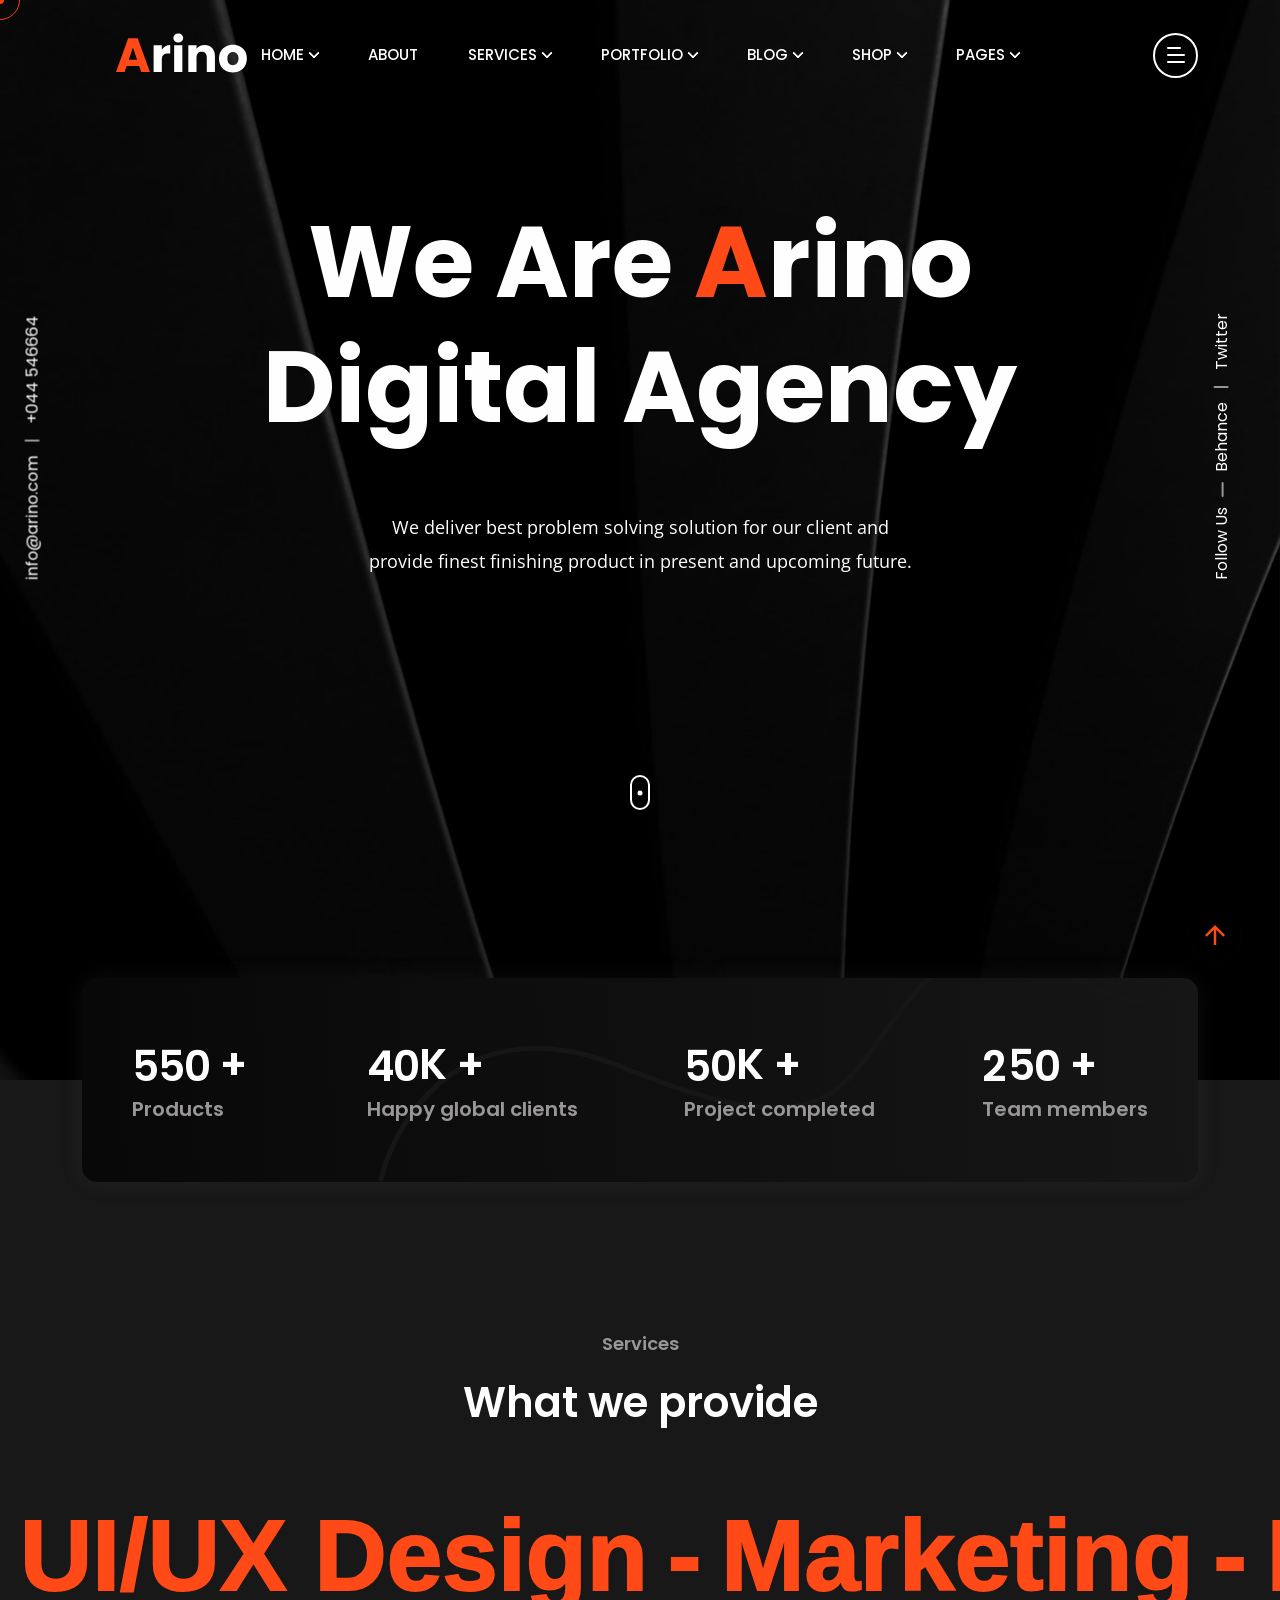
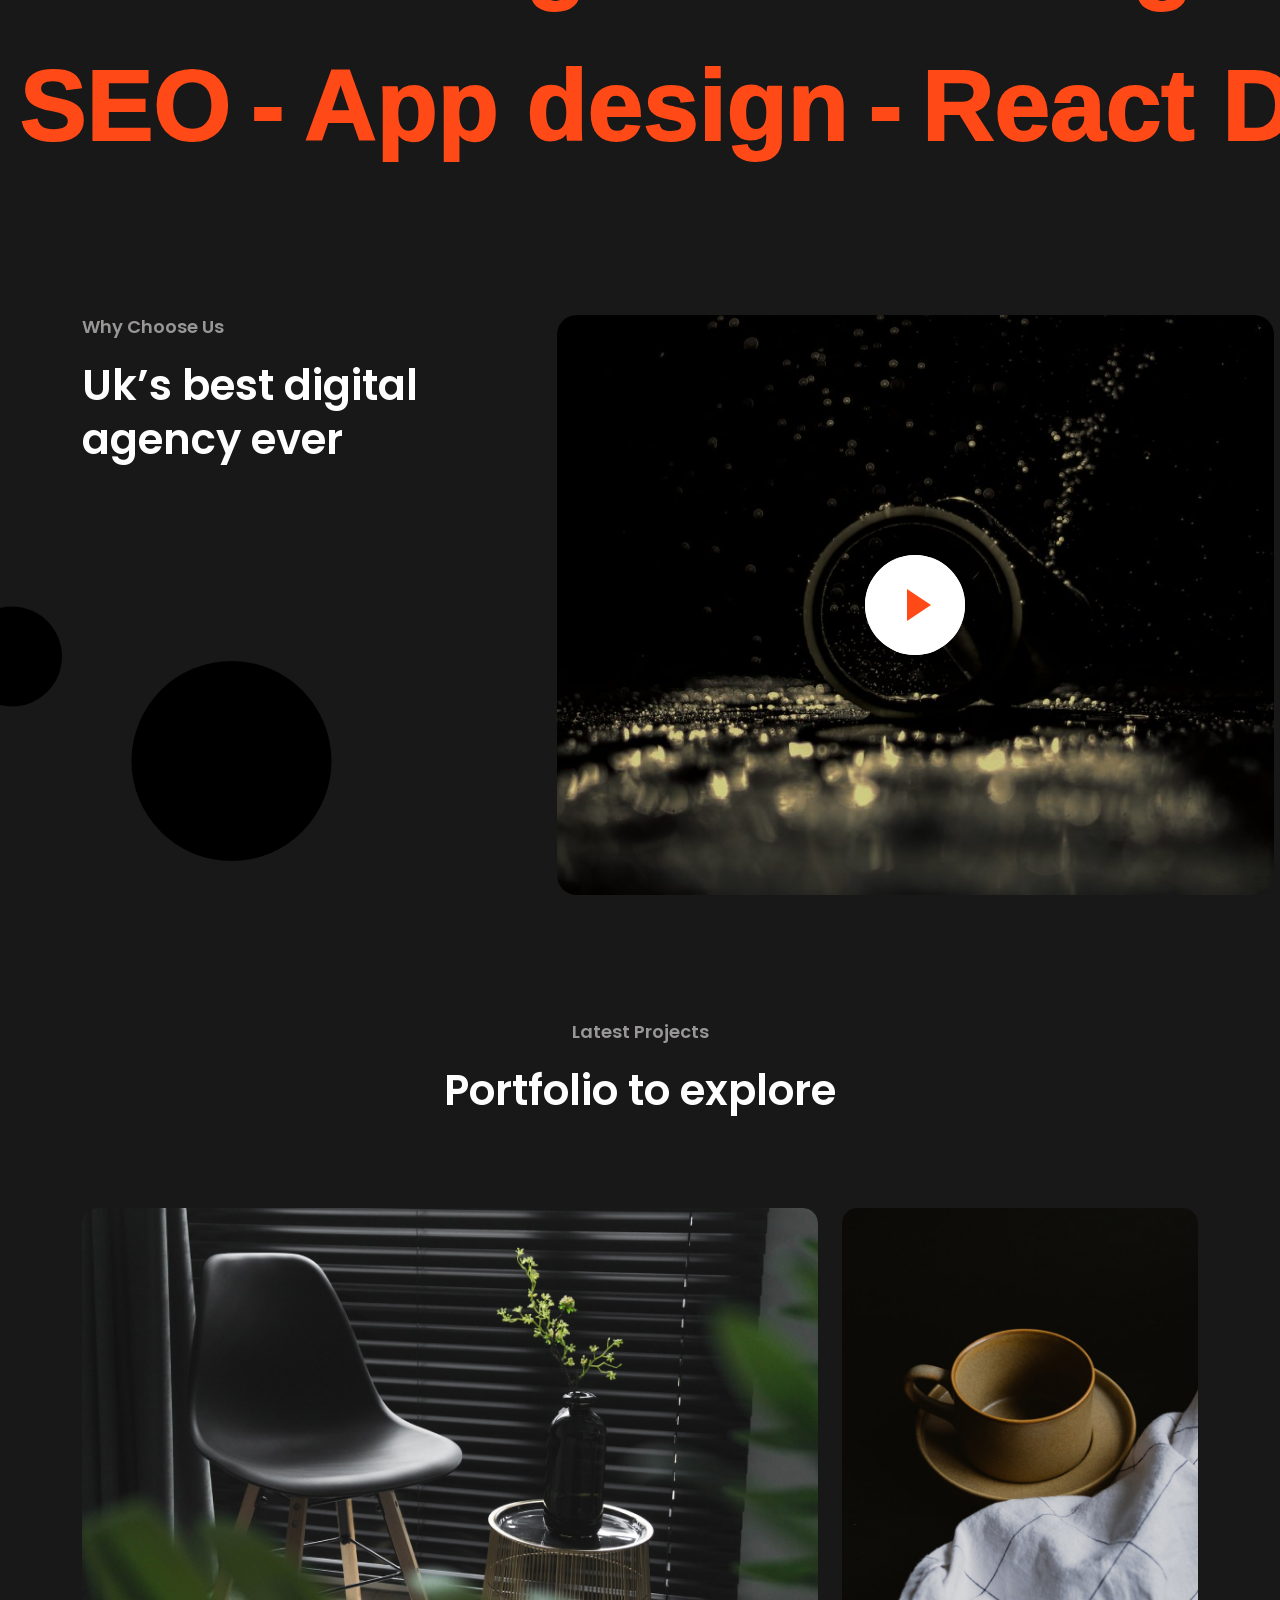
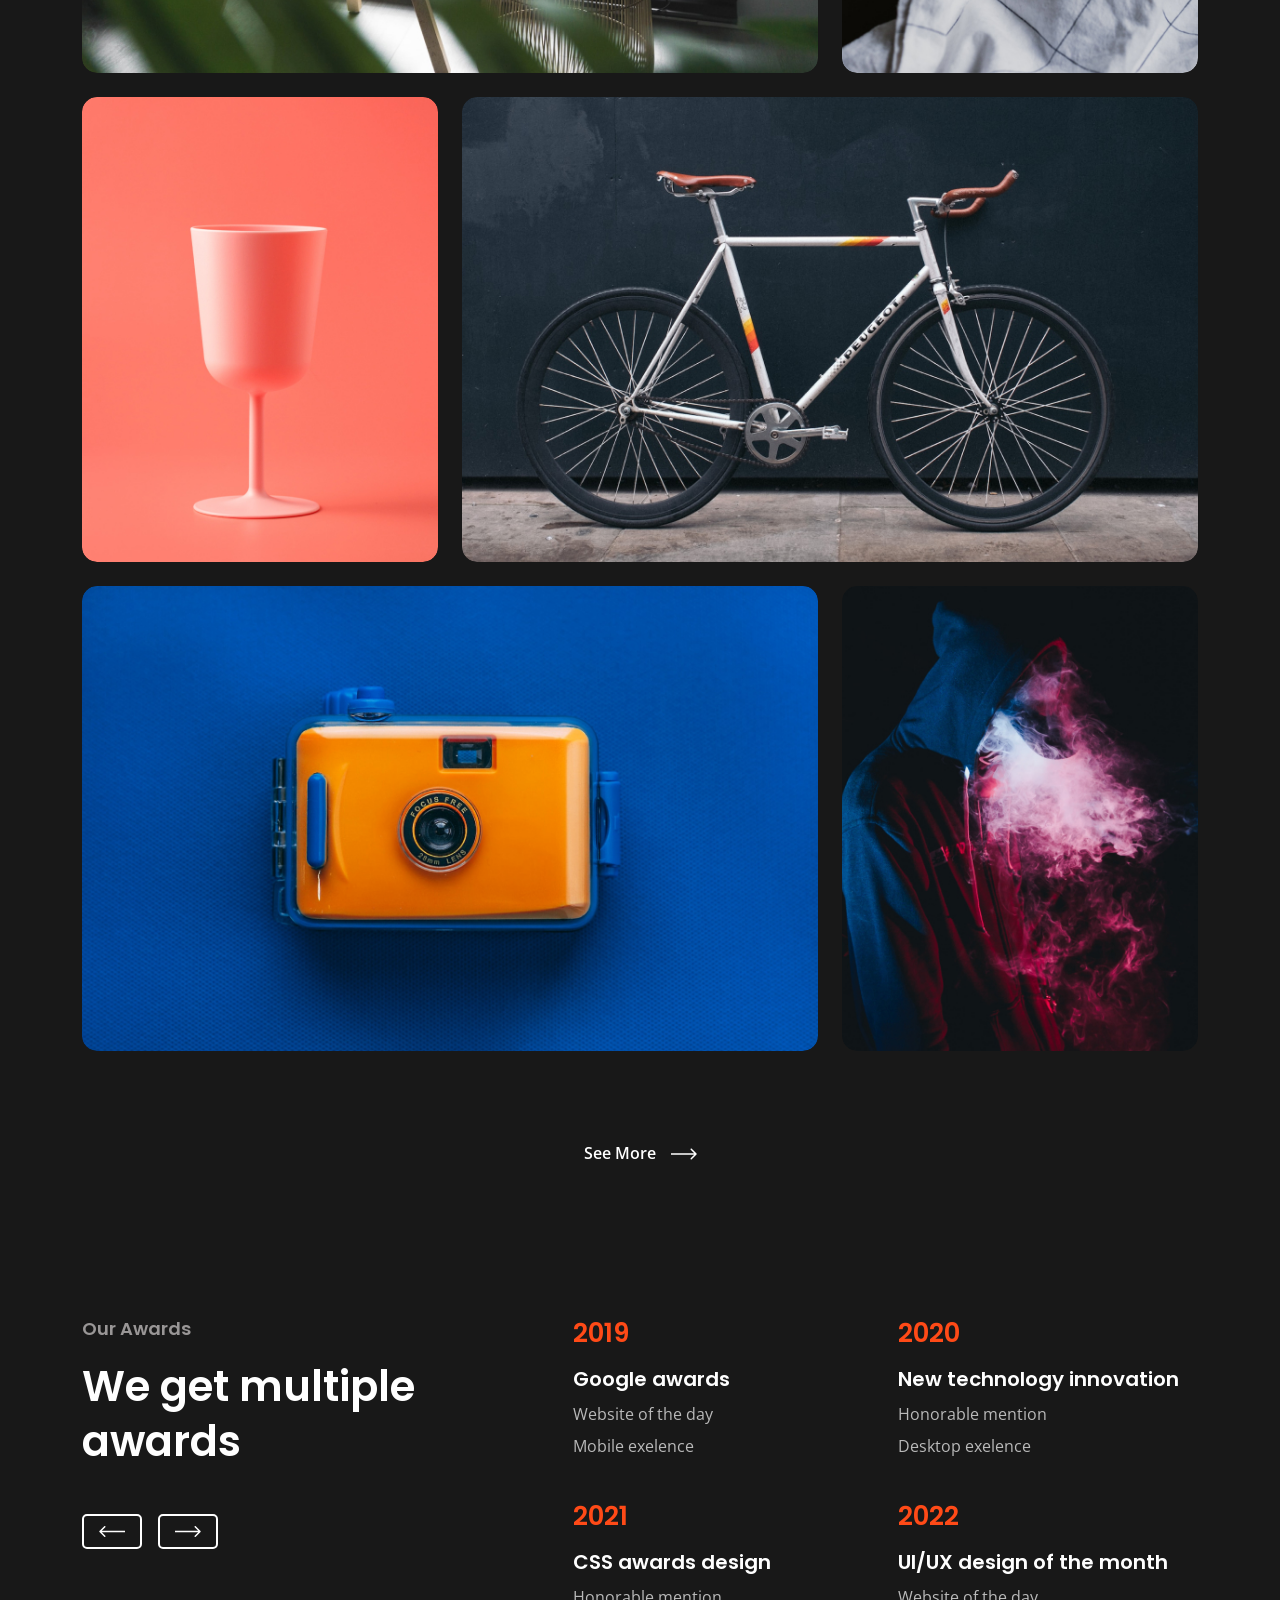
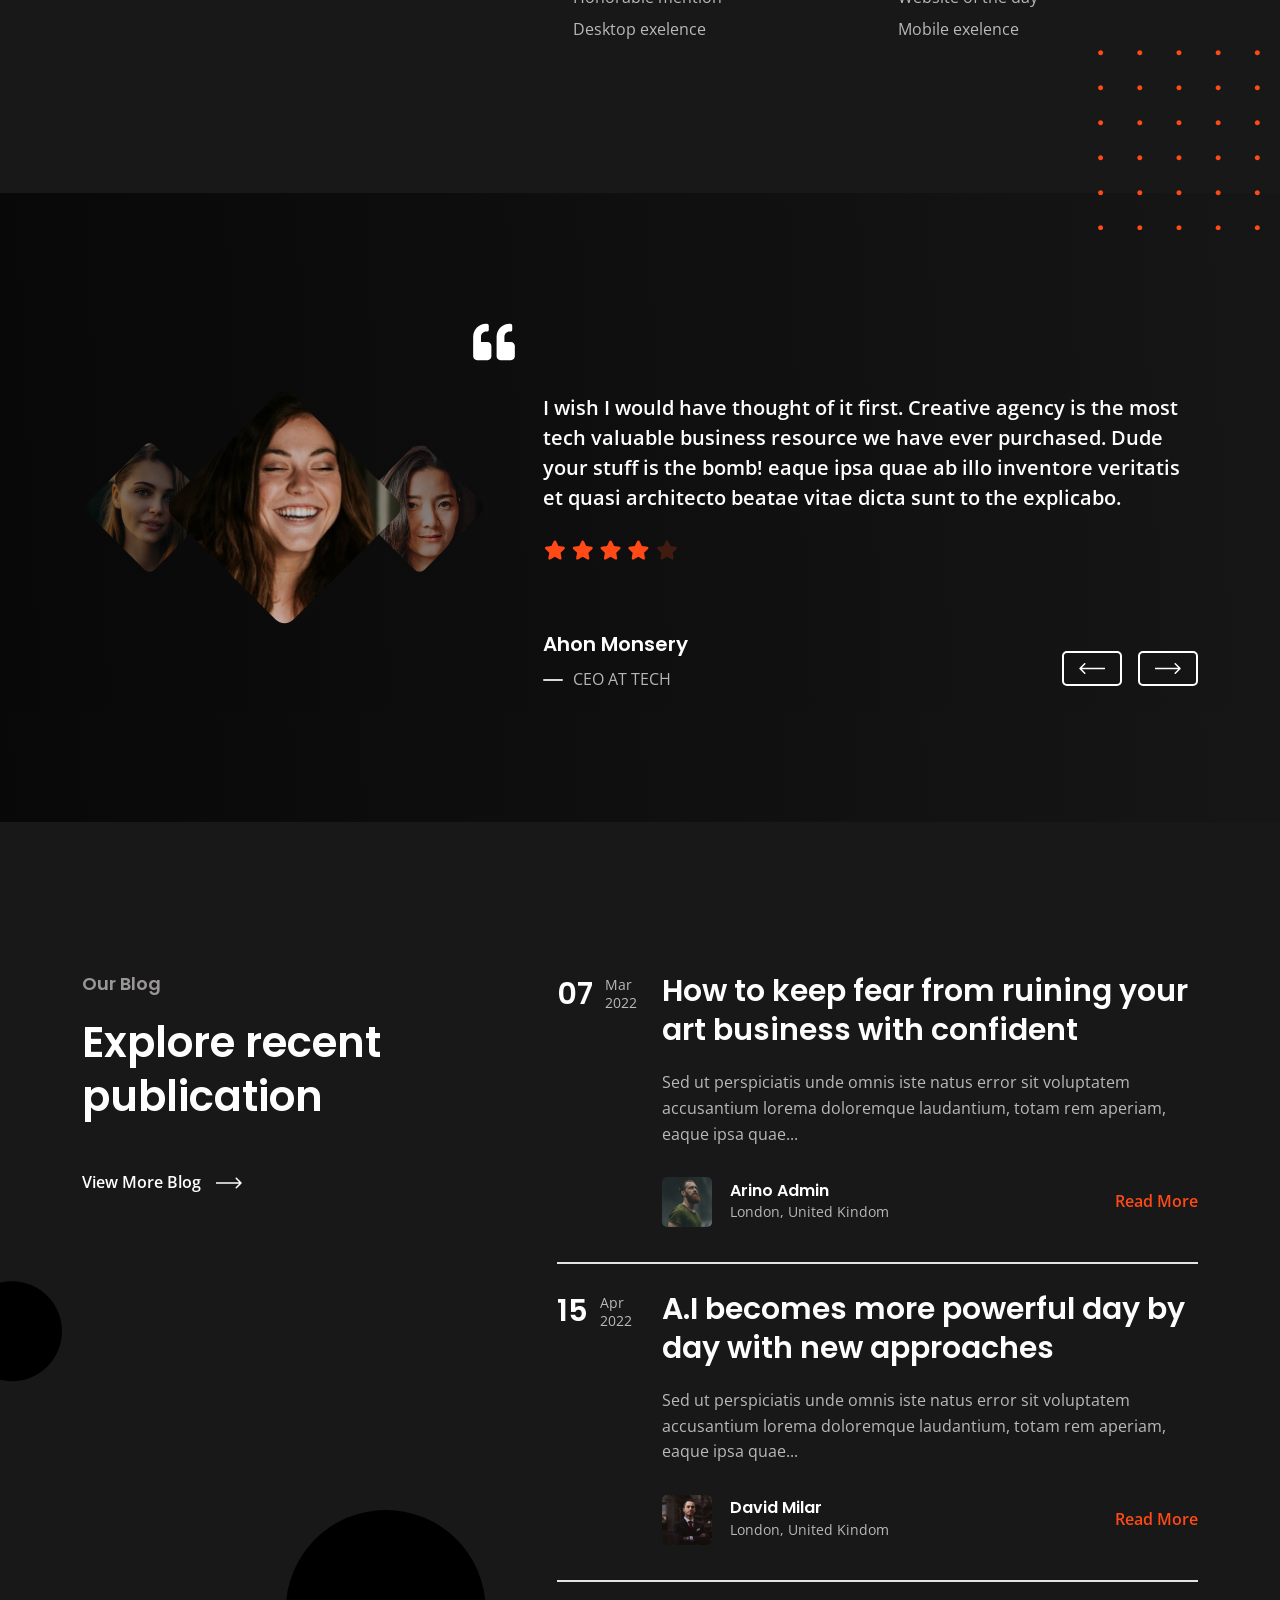
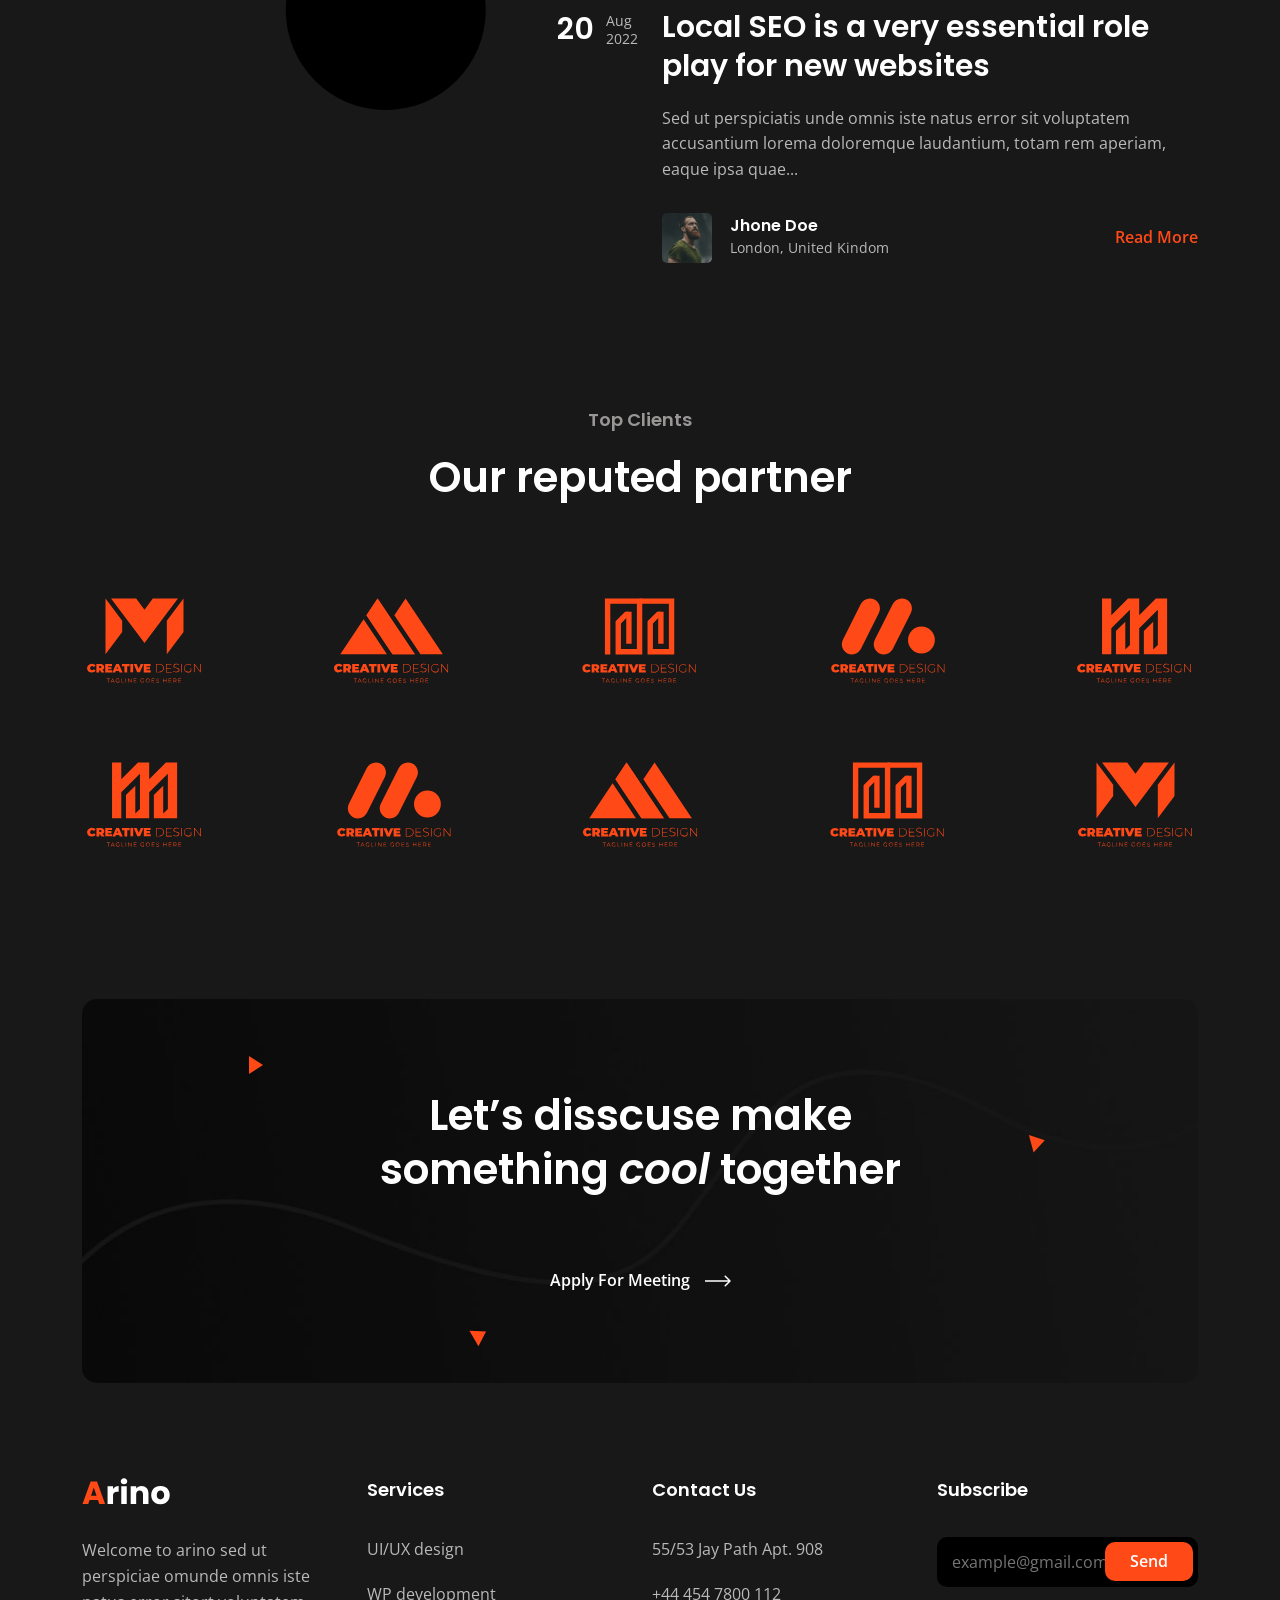
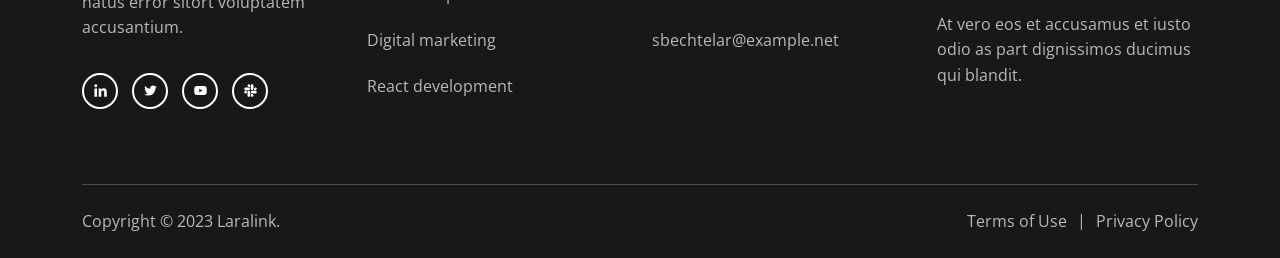
<file: digital-agency.html>
<!DOCTYPE html>
<html class="no-js" lang="en">

<head>
  <!-- Meta Tags -->
  <meta charset="utf-8">
  <meta http-equiv="x-ua-compatible" content="ie=edge">
  <meta name="viewport" content="width=device-width, initial-scale=1">
  <meta name="author" content="Laralink">
  <!-- Favicon Icon -->
  <link rel="icon" href="assets/img/favicon.png">
  <!-- Site Title -->
  <title>Arino - Creative Agency Template</title>
  <link rel="stylesheet" href="assets/css/plugins/bootstrap.min.css">
  <link rel="stylesheet" href="assets/css/plugins/fontawesome.min.css">
  <link rel="stylesheet" href="assets/css/plugins/slick.css">
  <link rel="stylesheet" href="assets/css/plugins/lightgallery.min.css">
  <link rel="stylesheet" href="assets/css/plugins/animate.css">
  <link rel="stylesheet" href="assets/css/style.css">
</head>

<body>
  <div class="cs-preloader cs-center">
    <div class="cs-preloader_in"></div>
  </div>
  <!-- Start Header Section -->
  <header class="cs-site_header cs-style1 text-uppercase cs-sticky_header">
    <div class="cs-main_header">
      <div class="container">
        <div class="cs-main_header_in">
          <div class="cs-main_header_left">
            <a class="cs-site_branding" href="index.html">
              <img src="assets/img/logo.svg" alt="Logo">
            </a>
          </div>
          <div class="cs-main_header_center">
            <div class="cs-nav cs-primary_font cs-medium">
              <ul class="cs-nav_list">
                <li class="menu-item-has-children cs-mega_menu">
                  <a href="index.html">Home</a>
                  <ul class="cs-mega_wrapper">
                    <li>
                      <ul>
                        <li>
                          <a href="index.html" class="cs-nav_list_img">
                            <img src="assets/img/demo/main-home.jpeg" alt="Thumb">
                          </a>
                          <a href="index.html">Main Home</a>
                        </li>
                        <li>
                          <a href="showcase-portfolio.html" class="cs-nav_list_img">
                            <img src="assets/img/demo/showcase.jpeg" alt="Thumb">
                          </a>
                          <a href="showcase-portfolio.html">Showcase Portfolio</a>
                        </li>
                      </ul>
                    </li>
                    <li>
                      <ul>
                        <li>
                          <a href="photography-agency.html" class="cs-nav_list_img">
                            <img src="assets/img/demo/photography-agency.jpeg" alt="Thumb">
                          </a>
                          <a href="photography-agency.html">Photography Agency</a>
                        </li>
                        <li>
                          <a href="case-study-showcase.html" class="cs-nav_list_img">
                            <img src="assets/img/demo/case_study_showcase.jpeg" alt="Thumb">
                          </a>
                          <a href="case-study-showcase.html">Case Study Showcase</a>
                        </li>
                      </ul>
                    </li>
                    <li>
                      <ul>
                        <li>
                          <a href="creative-portfolio.html" class="cs-nav_list_img">
                            <img src="assets/img/demo/portfolio.jpeg" alt="Thumb">
                          </a>
                          <a href="creative-portfolio.html">Creative Portfolio</a>
                        </li>
                      </ul>
                    </li>
                    <li>
                      <ul>
                        <li>
                          <a href="digital-agency.html" class="cs-nav_list_img">
                            <img src="assets/img/demo/digital-agency.jpeg" alt="Thumb">
                          </a>
                          <a href="digital-agency.html">Digital Agency</a>
                        </li>
                      </ul>
                    </li>
                    <li>
                      <ul>
                        <li>
                          <a href="marketing-agency.html" class="cs-nav_list_img">
                            <img src="assets/img/demo/marketing.jpeg" alt="Thumb">
                          </a>
                          <a href="marketing-agency.html">Marketing Agency</a>
                        </li>
                      </ul>
                    </li>
                    <li>
                      <ul>
                        <li>
                          <a href="freelancer-agency.html" class="cs-nav_list_img">
                            <img src="assets/img/demo/freelancer-agency.jpeg" alt="Thumb">
                            <span class="cs-header_badge">New</span>
                          </a>
                          <a href="freelancer-agency.html">Freelancing Agency</a>
                        </li>
                      </ul>
                    </li>
                    <li>
                      <ul>
                        <li>
                          <a href="https://arino-html-rtl.vercel.app" target="_blank" class="cs-nav_list_img">
                            <img src="assets/img/demo/rtl.jpeg" alt="Thumb">
                            <span class="cs-header_badge">New</span>
                          </a>
                          <a href="https://arino-html-rtl.vercel.app" target="_blank">RTL Demo</a>
                        </li>
                      </ul>
                    </li>
                  </ul>
                </li>
                <li><a href="about.html">About</a></li>
                <li class="menu-item-has-children"><a href="service.html">Services</a>
                  <ul>
                    <li><a href="service.html">Services</a></li>
                    <li><a href="service-details.html">Service Details</a></li>
                  </ul>
                </li>
                <li class="menu-item-has-children"><a href="portfolio.html">Portfolio</a>
                  <ul>
                    <li><a href="portfolio.html">Portfolio</a></li>
                    <li><a href="portfolio-details.html">Portfolio Details</a></li>
                  </ul>
                </li>
                <li class="menu-item-has-children"><a href="blog.html">Blog</a>
                  <ul>
                    <li><a href="blog.html">Blog</a></li>
                    <li><a href="blog-details.html">Blog Details</a></li>
                  </ul>
                </li>
                <li class="menu-item-has-children">
                  <a href="shop.html">Shop</a>
                  <ul>
                    <li>
                      <a href="shop.html">Our Shop</a>
                    </li>
                    <li>
                      <a href="shop-product-details.html">Shop Details</a>
                    </li>
                    <li>
                      <a href="shop-cart.html">Cart</a>
                    </li>
                    <li>
                      <a href="shop-checkout.html">Checkout</a>
                    </li>
                    <li>
                      <a href="shop-order-recived.html">Success Order</a>
                    </li>
                    <li>
                      <a href="shop-wishlist.html">Wishlist</a>
                    </li>
                  </ul>
                </li>
                <li class="menu-item-has-children"><a href="#">Pages</a>
                  <ul>
                    <li><a href="contact.html">Contact</a></li>
                    <li><a href="team.html">Team</a></li>
                    <li><a href="team-details.html">Team Details</a></li>
                    <li><a href="case-study.html">Case Study Details</a></li>
                    <li><a href="faq.html">FAQ</a></li>
                  </ul>
                </li>
              </ul>
            </div>
          </div>
          <div class="cs-main_header_right">
            <div class="cs-toolbox">
              <span class="cs-icon_btn">
                <span class="cs-icon_btn_in">
                  <span></span>
                  <span></span>
                  <span></span>
                  <span></span>
                </span>
              </span>
            </div>
          </div>
        </div>
      </div>
    </div>
  </header>
  <div class="cs-side_header">
    <button class="cs-close"></button>
    <div class="cs-side_header_overlay"></div>
    <div class="cs-side_header_in">
      <div class="cs-side_header_shape"></div>
      <a class="cs-site_branding" href="index.html">
        <img src="assets/img/footer_logo.svg" alt="Logo">
      </a>
      <div class="cs-side_header_box">
        <h2 class="cs-side_header_heading">Do you have a project in your  <br> mind? Keep connect us.</h2>
      </div>
      <div class="cs-side_header_box">
        <h3 class="cs-side_header_title cs-primary_color">Contact Us</h3>
        <ul class="cs-contact_info cs-style1 cs-mp0">
          <li>
            <svg width="18" height="18" viewBox="0 0 18 18" fill="none" xmlns="http://www.w3.org/2000/svg">
              <path d="M17 12.5C15.75 12.5 14.55 12.3 13.43 11.93C13.08 11.82 12.69 11.9 12.41 12.17L10.21 14.37C7.38 12.93 5.06 10.62 3.62 7.79L5.82 5.58C6.1 5.31 6.18 4.92 6.07 4.57C5.7 3.45 5.5 2.25 5.5 1C5.5 0.45 5.05 0 4.5 0H1C0.45 0 0 0.45 0 1C0 10.39 7.61 18 17 18C17.55 18 18 17.55 18 17V13.5C18 12.95 17.55 12.5 17 12.5ZM9 0V10L12 7H18V0H9Z" fill="#FF4A17"/>
            </svg>
            <span>+44 454 7800 112</span>
          </li>
          <li>
            <svg width="20" height="18" viewBox="0 0 20 18" fill="none" xmlns="http://www.w3.org/2000/svg">
              <path d="M20 6.98V16C20 17.1 19.1 18 18 18H2C0.9 18 0 17.1 0 16V4C0 2.9 0.9 2 2 2H12.1C12.04 2.32 12 2.66 12 3C12 4.48 12.65 5.79 13.67 6.71L10 9L2 4V6L10 11L15.3 7.68C15.84 7.88 16.4 8 17 8C18.13 8 19.16 7.61 20 6.98ZM14 3C14 4.66 15.34 6 17 6C18.66 6 20 4.66 20 3C20 1.34 18.66 0 17 0C15.34 0 14 1.34 14 3Z" fill="#FF4A17"/>
            </svg>              
            <span>infotech@arino.com</span>
          </li>
          <li>
            <svg width="14" height="20" viewBox="0 0 14 20" fill="none" xmlns="http://www.w3.org/2000/svg">
              <path d="M7 0C3.13 0 0 3.13 0 7C0 12.25 7 20 7 20C7 20 14 12.25 14 7C14 3.13 10.87 0 7 0ZM7 9.5C5.62 9.5 4.5 8.38 4.5 7C4.5 5.62 5.62 4.5 7 4.5C8.38 4.5 9.5 5.62 9.5 7C9.5 8.38 8.38 9.5 7 9.5Z" fill="#FF4A17"/>
            </svg>              
            <span>50 Wall Street Suite, 44150 <br>Ohio, United States</span>
          </li>
        </ul>
      </div>
      <div class="cs-side_header_box">
        <h3 class="cs-side_header_title cs-primary_color">Subscribe</h3>
        <div class="cs-newsletter cs-style1">
          <form action="#" class="cs-newsletter_form">
            <input type="email" class="cs-newsletter_input" placeholder="example@gmail.com">
            <button class="cs-newsletter_btn"><span>Send</span></button>
          </form>
          <div class="cs-newsletter_text">At vero eos et accusamus et iusto odio as part dignissimos ducimus qui blandit.</div>
        </div>
      </div>
      <div class="cs-side_header_box">
        <div class="cs-social_btns cs-style1">
          <a href="#" class="cs-center">
            <svg width="15" height="15" viewBox="0 0 15 15" fill="none" xmlns="http://www.w3.org/2000/svg">
              <path d="M4.04799 13.7497H1.45647V5.4043H4.04799V13.7497ZM2.75084 4.2659C1.92215 4.2659 1.25 3.57952 1.25 2.75084C1.25 2.35279 1.40812 1.97105 1.68958 1.68958C1.97105 1.40812 2.35279 1.25 2.75084 1.25C3.14888 1.25 3.53063 1.40812 3.81209 1.68958C4.09355 1.97105 4.25167 2.35279 4.25167 2.75084C4.25167 3.57952 3.57924 4.2659 2.75084 4.2659ZM13.7472 13.7497H11.1613V9.68722C11.1613 8.71903 11.1417 7.4774 9.81389 7.4774C8.46652 7.4774 8.26004 8.5293 8.26004 9.61747V13.7497H5.67132V5.4043H8.15681V6.54269H8.19308C8.53906 5.887 9.38421 5.19503 10.6451 5.19503C13.2679 5.19503 13.75 6.92215 13.75 9.16546V13.7497H13.7472Z" fill="white"></path>
            </svg> 
          </a>
          <a href="#" class="cs-center">
            <svg width="13" height="11" viewBox="0 0 13 11" fill="none" xmlns="http://www.w3.org/2000/svg">
              <path d="M11.4651 2.95396C11.4731 3.065 11.4731 3.17606 11.4731 3.2871C11.4731 6.67383 8.89535 10.5761 4.18402 10.5761C2.73255 10.5761 1.38421 10.1557 0.25 9.42608C0.456226 9.44986 0.654494 9.4578 0.868655 9.4578C2.06629 9.4578 3.16879 9.0533 4.04918 8.36326C2.92291 8.33946 1.97906 7.60183 1.65386 6.5866C1.81251 6.61038 1.97112 6.62624 2.1377 6.62624C2.36771 6.62624 2.59774 6.59451 2.81188 6.53901C1.63802 6.30105 0.757595 5.26996 0.757595 4.02472V3.99301C1.09864 4.18336 1.49524 4.30233 1.91558 4.31818C1.22554 3.85814 0.773464 3.07294 0.773464 2.1846C0.773464 1.70872 0.900344 1.27249 1.12244 0.891774C2.38355 2.44635 4.27919 3.46156 6.40481 3.57262C6.36516 3.38226 6.34136 3.184 6.34136 2.9857C6.34136 1.57388 7.4835 0.423828 8.90323 0.423828C9.64086 0.423828 10.3071 0.733156 10.7751 1.23284C11.354 1.1218 11.9093 0.907643 12.401 0.614185C12.2106 1.20906 11.8061 1.70875 11.2748 2.02598C11.7903 1.97049 12.29 1.82769 12.75 1.62942C12.4011 2.13702 11.9648 2.5891 11.4651 2.95396V2.95396Z" fill="white"></path>
            </svg>                    
          </a>
          <a href="#" class="cs-center">
            <svg width="13" height="9" viewBox="0 0 13 9" fill="none" xmlns="http://www.w3.org/2000/svg">
              <path d="M12.4888 1.48066C12.345 0.939353 11.9215 0.513038 11.3837 0.368362C10.4089 0.105469 6.5 0.105469 6.5 0.105469C6.5 0.105469 2.59116 0.105469 1.61633 0.368362C1.07853 0.513061 0.65496 0.939353 0.5112 1.48066C0.25 2.4618 0.25 4.50887 0.25 4.50887C0.25 4.50887 0.25 6.55595 0.5112 7.53709C0.65496 8.0784 1.07853 8.48695 1.61633 8.63163C2.59116 8.89452 6.5 8.89452 6.5 8.89452C6.5 8.89452 10.4088 8.89452 11.3837 8.63163C11.9215 8.48695 12.345 8.0784 12.4888 7.53709C12.75 6.55595 12.75 4.50887 12.75 4.50887C12.75 4.50887 12.75 2.4618 12.4888 1.48066V1.48066ZM5.22158 6.36746V2.65029L8.48861 4.50892L5.22158 6.36746V6.36746Z" fill="white"></path>
            </svg>                    
          </a>
          <a href="#" class="cs-center">
            <svg width="13" height="13" viewBox="0 0 13 13" fill="none" xmlns="http://www.w3.org/2000/svg">
              <path d="M2.87612 8.149C2.87612 8.87165 2.28571 9.46205 1.56306 9.46205C0.840402 9.46205 0.25 8.87165 0.25 8.149C0.25 7.42634 0.840402 6.83594 1.56306 6.83594H2.87612V8.149ZM3.53795 8.149C3.53795 7.42634 4.12835 6.83594 4.851 6.83594C5.57366 6.83594 6.16406 7.42634 6.16406 8.149V11.4369C6.16406 12.1596 5.57366 12.75 4.851 12.75C4.12835 12.75 3.53795 12.1596 3.53795 11.4369V8.149ZM4.851 2.87612C4.12835 2.87612 3.53795 2.28571 3.53795 1.56306C3.53795 0.840402 4.12835 0.25 4.851 0.25C5.57366 0.25 6.16406 0.840402 6.16406 1.56306V2.87612H4.851V2.87612ZM4.851 3.53795C5.57366 3.53795 6.16406 4.12835 6.16406 4.851C6.16406 5.57366 5.57366 6.16406 4.851 6.16406H1.56306C0.840402 6.16406 0.25 5.57366 0.25 4.851C0.25 4.12835 0.840402 3.53795 1.56306 3.53795H4.851V3.53795ZM10.1239 4.851C10.1239 4.12835 10.7143 3.53795 11.4369 3.53795C12.1596 3.53795 12.75 4.12835 12.75 4.851C12.75 5.57366 12.1596 6.16406 11.4369 6.16406H10.1239V4.851V4.851ZM9.46205 4.851C9.46205 5.57366 8.87165 6.16406 8.149 6.16406C7.42634 6.16406 6.83594 5.57366 6.83594 4.851V1.56306C6.83594 0.840402 7.42634 0.25 8.149 0.25C8.87165 0.25 9.46205 0.840402 9.46205 1.56306V4.851V4.851ZM8.149 10.1239C8.87165 10.1239 9.46205 10.7143 9.46205 11.4369C9.46205 12.1596 8.87165 12.75 8.149 12.75C7.42634 12.75 6.83594 12.1596 6.83594 11.4369V10.1239H8.149ZM8.149 9.46205C7.42634 9.46205 6.83594 8.87165 6.83594 8.149C6.83594 7.42634 7.42634 6.83594 8.149 6.83594H11.4369C12.1596 6.83594 12.75 7.42634 12.75 8.149C12.75 8.87165 12.1596 9.46205 11.4369 9.46205H8.149Z" fill="white"></path>
            </svg>                    
          </a>
        </div>
      </div>
    </div>
  </div>
  <!-- End Header Section -->
  
  <!-- Start Hero -->
  <div class="cs-hero cs-style1 cs-type1 text-center" id="home">
    
    <div class="cs-slider cs-style1">
      <div class="cs-slider_container" data-autoplay="1" data-loop="1" data-speed="2000" data-center="0" data-fade-slide="1" data-slides-per-view="1">
        <div class="cs-slider_wrapper">
          <div class="cs-slide">
            <div class="cs-hero_slide cs-fixed_bg cs-bg" data-src="assets/img/hero_bg_2.jpeg"></div>
          </div><!-- .cs-slide -->
          <div class="cs-slide">
            <div class="cs-hero_slide cs-fixed_bg cs-bg" data-src="assets/img/hero_bg_3.jpeg"></div>
          </div><!-- .cs-slide -->
        </div>
      </div><!-- .cs-slider_container -->
    </div><!-- .cs-slider -->

    <div class="container">
      <div class="cs-hero_text">
        <h1 class="cs-hero_title wow fadeInRight" data-wow-duration="0.8s" data-wow-delay="0.2s">
          We Are <span class="cs-accent_color">A</span>rino <br>Digital Agency
        </h1>
        <div class="cs-hero_info justify-content-center">
          <div class="cs-hero_subtitle">We deliver best problem solving solution for our client and provide finest finishing product in present and upcoming future.</div>
        </div>
      </div>
    </div>
    <div class="cs-hero_social_wrap cs-primary_font cs-primary_color">
      <div class="cs-hero_social_title">Follow Us</div>
      <ul class="cs-hero_social_links">
        <li><a href="">Behance</a></li>
        <li><a href="">Twitter</a></li>
      </ul>
    </div>
    <div class="cs-hero_social_wrap cs-left_side cs-primary_font cs-primary_color">
      <ul class="cs-hero_social_links">
        <li><a href="">info@arino.com</a></li>
        <li><a href="">+044 546664</a></li>
      </ul>
    </div>
    <a href="#service" class="cs-down_btn"></a>
  </div>
  <!-- End Hero -->

  <!-- Start FunFact -->
  <section>
    <div class="container">
      <div class="cs-funfact_wrap_2 cs-type1">
        <div class="cs-funfact_shape" data-src="assets/img/funfact_shape_bg.svg"></div>
        <div class="cs-funfacts">
          <div>
            <div class="cs-funfact cs-style2">
              <div class="cs-funfact_number cs-primary_font cs-semi_bold cs-primary_color"><span data-count-to="550" class="odometer"></span> <span class="cs-plus">+</span></div>
              <h3 class="cs-funfact_title">Products</h3>
            </div>
          </div>
          <div>
            <div class="cs-funfact cs-style2">
              <div class="cs-funfact_number cs-primary_font cs-semi_bold cs-primary_color"><span data-count-to="40" class="odometer"></span>K <span class="cs-plus">+</span></div>
              <h3 class="cs-funfact_title">Happy global clients</h3>
            </div>
          </div>
          <div>
            <div class="cs-funfact cs-style2">
              <div class="cs-funfact_number cs-primary_font cs-semi_bold cs-primary_color"><span data-count-to="50" class="odometer"></span>K <span class="cs-plus">+</span></div>
              <h3 class="cs-funfact_title">Project completed</h3>
            </div>
          </div>
          <div>
            <div class="cs-funfact cs-style2">
              <div class="cs-funfact_number cs-primary_font cs-semi_bold cs-primary_color"><span data-count-to="250" class="odometer"></span> <span class="cs-plus">+</span></div>
              <h3 class="cs-funfact_title">Team members</h3>
            </div>
          </div>
        </div>
      </div>
    </div>
  </section>
  <!-- End FunFact -->
  <!-- Start Service Section -->
  <section id="service">
    <div class="cs-height_150 cs-height_lg_80"></div>
    <div class="container">
      <div class="cs-section_heading cs-style1 text-center">
        <h3 class="cs-section_subtitle">Services</h3>
        <h2 class="cs-section_title wow fadeInUp" data-wow-duration="0.8s" data-wow-delay="0.2s">What we provide</h2>
      </div>
    </div>
    <div class="cs-height_65 cs-height_lg_45"></div>
    <div class="cs-moving_text_wrap cs-type1 cs-bold cs-primary_font">
      <div class="cs-moving_text_in">
        <div class="cs-moving_text"><a href="service-details.html">UI/UX Design</a>-<a href="service-details.html">Marketing</a>-<a href="service-details.html">Branding</a>-</div>
        <div class="cs-moving_text"><a href="service-details.html">UI/UX Design</a>-<a href="service-details.html">Marketing</a>-<a href="service-details.html">Branding</a>-</div>
      </div>
    </div>
    <div class="cs-height_30 cs-height_lg_10"></div>
    <div class="cs-moving_text_wrap cs-type1 cs-bold cs-primary_font">
      <div class="cs-moving_text_in">
        <div class="cs-moving_text cs-reverse_animation"><a href="service-details.html">SEO</a>-<a href="service-details.html">App design</a>-<a href="service-details.html">React Developer</a>-</div>
        <div class="cs-moving_text cs-reverse_animation"><a href="service-details.html">SEO</a>-<a href="service-details.html">App design</a>-<a href="service-details.html">React Developer</a>-</div>
      </div>
    </div>
  </section>
  <!-- End Service Section -->

  <!-- Start Video Block Section -->
  <section class="cs-shape_wrap_4 cs-parallax">
    <div class="cs-shape_4 cs-to_up"></div>
    <div class="cs-shape_4 cs-to_right"></div>
    <div class="cs-height_150 cs-height_lg_80"></div>
    <div class="container">
      <div class="row">
        <div class="col-lg-5 col-xl-4">
          <div class="cs-section_heading cs-style1">
            <h3 class="cs-section_subtitle">Why Choose Us</h3>
            <h2 class="cs-section_title">Uk’s best digital agency ever</h2>
            <div class="cs-height_45 cs-height_lg_20"></div>
            <a href="about.html" class="cs-text_btn wow fadeInLeft" data-wow-duration="0.8s" data-wow-delay="0.2s">
              <span>Learn More</span>
              <svg width="26" height="12" viewBox="0 0 26 12" fill="none" xmlns="http://www.w3.org/2000/svg">
                <path d="M25.5303 6.53033C25.8232 6.23744 25.8232 5.76256 25.5303 5.46967L20.7574 0.696699C20.4645 0.403806 19.9896 0.403806 19.6967 0.696699C19.4038 0.989593 19.4038 1.46447 19.6967 1.75736L23.9393 6L19.6967 10.2426C19.4038 10.5355 19.4038 11.0104 19.6967 11.3033C19.9896 11.5962 20.4645 11.5962 20.7574 11.3033L25.5303 6.53033ZM0 6.75H25V5.25H0V6.75Z" fill="currentColor"></path>
              </svg>                
            </a>
          </div>
          <div class="cs-height_45 cs-height_lg_45"></div>
        </div>
        <div class="col-lg-7 offset-xl-1">
          <div class="cs-half_screen">
            <a href="https://www.youtube.com/watch?v=VcaAVWtP48A" class="cs-video_block cs-style1 cs-size1 cs-video_open cs-bg" data-src="assets/img/video_bg.jpeg">
              <span class="cs-player_btn cs-accent_color">
                <span></span>       
              </span>
            </a>
          </div>
        </div>
      </div>
    </div>
    <div class="cs-height_125 cs-height_lg_70"></div>
  </section>
  <!-- End Video Block Section -->

  <!-- Start Latest Project -->
  <section>
    <div class="container">
      <div class="cs-section_heading cs-style1 text-center">
        <h3 class="cs-section_subtitle">Latest Projects</h3>
        <h2 class="cs-section_title wow fadeInUp" data-wow-duration="0.8s" data-wow-delay="0.2s">Portfolio to explore</h2>
      </div>
    </div>
    <div class="cs-height_90 cs-height_lg_45"></div>
    <div class="container">
      <div class="cs-isotop cs-style1 cs-isotop_col_3 cs-has_gutter_24">
        <div class="cs-grid_sizer"></div>
        <div class="cs-isotop_item cs-w66 mobile_apps">
          <a href="portfolio-details.html" class="cs-portfolio cs-style1 cs-type1">
            <div class="cs-portfolio_hover"></div>
            <div class="cs-portfolio_bg cs-bg" data-src="assets/img/portfolio_11.jpeg"></div>
            <div class="cs-portfolio_info">
              <div class="cs-portfolio_info_bg cs-accent_bg"></div>
              <h2 class="cs-portfolio_title">Colorful Art Work</h2>
              <div class="cs-portfolio_subtitle">See Details</div>
            </div>
          </a>
        </div><!-- .cs-isotop_item -->
        <div class="cs-isotop_item ui_ux_design">
          <a href="portfolio-details.html" class="cs-portfolio cs-style1 cs-type1">
            <div class="cs-portfolio_hover"></div>
            <div class="cs-portfolio_bg cs-bg" data-src="assets/img/portfolio_12.jpeg"></div>
            <div class="cs-portfolio_info">
              <div class="cs-portfolio_info_bg cs-accent_bg"></div>
              <h2 class="cs-portfolio_title">Colorful Art Work</h2>
              <div class="cs-portfolio_subtitle">See Details</div>
            </div>
          </a>
        </div><!-- .cs-isotop_item -->
        <div class="cs-isotop_item web_design">
          <a href="portfolio-details.html" class="cs-portfolio cs-style1 cs-type1">
            <div class="cs-portfolio_hover"></div>
            <div class="cs-portfolio_bg cs-bg" data-src="assets/img/portfolio_13.jpeg"></div>
            <div class="cs-portfolio_info">
              <div class="cs-portfolio_info_bg cs-accent_bg"></div>
              <h2 class="cs-portfolio_title">Colorful Art Work</h2>
              <div class="cs-portfolio_subtitle">See Details</div>
            </div>
          </a>
        </div><!-- .cs-isotop_item -->
        <div class="cs-isotop_item cs-w66 logo_design">
          <a href="portfolio-details.html" class="cs-portfolio cs-style1 cs-type1">
            <div class="cs-portfolio_hover"></div>
            <div class="cs-portfolio_bg cs-bg" data-src="assets/img/portfolio_14.jpeg"></div>
            <div class="cs-portfolio_info">
              <div class="cs-portfolio_info_bg cs-accent_bg"></div>
              <h2 class="cs-portfolio_title">Colorful Art Work</h2>
              <div class="cs-portfolio_subtitle">See Details</div>
            </div>
          </a>
        </div><!-- .cs-isotop_item -->
        <div class="cs-isotop_item cs-w66 mobile_apps">
          <a href="portfolio-details.html" class="cs-portfolio cs-style1 cs-type1">
            <div class="cs-portfolio_hover"></div>
            <div class="cs-portfolio_bg cs-bg" data-src="assets/img/portfolio_15.jpeg"></div>
            <div class="cs-portfolio_info">
              <div class="cs-portfolio_info_bg cs-accent_bg"></div>
              <h2 class="cs-portfolio_title">Colorful Art Work</h2>
              <div class="cs-portfolio_subtitle">See Details</div>
            </div>
          </a>
        </div><!-- .cs-isotop_item -->
        <div class="cs-isotop_item ui_ux_design">
          <a href="portfolio-details.html" class="cs-portfolio cs-style1 cs-type1">
            <div class="cs-portfolio_hover"></div>
            <div class="cs-portfolio_bg cs-bg" data-src="assets/img/portfolio_16.jpeg"></div>
            <div class="cs-portfolio_info">
              <div class="cs-portfolio_info_bg cs-accent_bg"></div>
              <h2 class="cs-portfolio_title">Colorful Art Work</h2>
              <div class="cs-portfolio_subtitle">See Details</div>
            </div>
          </a>
        </div><!-- .cs-isotop_item -->
      </div>
      <div class="cs-height_90 cs-height_lg_40"></div>
      <div class="text-center">
        <a href="#" class="cs-text_btn">
          <span>See More</span>
          <svg width="26" height="12" viewBox="0 0 26 12" fill="none" xmlns="http://www.w3.org/2000/svg">
            <path d="M25.5303 6.53033C25.8232 6.23744 25.8232 5.76256 25.5303 5.46967L20.7574 0.696699C20.4645 0.403806 19.9896 0.403806 19.6967 0.696699C19.4038 0.989593 19.4038 1.46447 19.6967 1.75736L23.9393 6L19.6967 10.2426C19.4038 10.5355 19.4038 11.0104 19.6967 11.3033C19.9896 11.5962 20.4645 11.5962 20.7574 11.3033L25.5303 6.53033ZM0 6.75H25V5.25H0V6.75Z" fill="currentColor"></path>
          </svg>                
        </a>
      </div>
    </div>
  </section>
  <!-- End Latest Project -->
  <div class="cs-height_150 cs-height_lg_80"></div>
  <!-- Start Awards Text -->
  <section>
    <div class="container">
      <div class="cs-slider cs-style1 cs-gap-24">
        <div class="cs-slider_left">
          <div class="cs-section_heading cs-style1">
            <h3 class="cs-section_subtitle wow fadeInLeft" data-wow-duration="0.8s" data-wow-delay="0.2s">Our Awards</h3>
            <h2 class="cs-section_title">We get multiple awards</h2>
          </div>
          <div class="cs-height_45 cs-height_lg_20"></div>
          <div class="cs-slider_arrows cs-style1 cs-primary_color">
            <div class="cs-left_arrow cs-center">
              <svg width="26" height="13" viewBox="0 0 26 13" fill="none" xmlns="http://www.w3.org/2000/svg">
                <path d="M0.469791 5.96967C0.176899 6.26256 0.176899 6.73744 0.469791 7.03033L5.24276 11.8033C5.53566 12.0962 6.01053 12.0962 6.30342 11.8033C6.59632 11.5104 6.59632 11.0355 6.30342 10.7426L2.06078 6.5L6.30342 2.25736C6.59632 1.96447 6.59632 1.48959 6.30342 1.1967C6.01053 0.903806 5.53566 0.903806 5.24276 1.1967L0.469791 5.96967ZM26.0001 5.75L1.00012 5.75V7.25L26.0001 7.25V5.75Z" fill="currentColor"/>
              </svg>                  
            </div>
            <div class="cs-right_arrow cs-center">
              <svg width="26" height="13" viewBox="0 0 26 13" fill="none" xmlns="http://www.w3.org/2000/svg">
                <path d="M25.5305 7.03033C25.8233 6.73744 25.8233 6.26256 25.5305 5.96967L20.7575 1.1967C20.4646 0.903806 19.9897 0.903806 19.6968 1.1967C19.4039 1.48959 19.4039 1.96447 19.6968 2.25736L23.9395 6.5L19.6968 10.7426C19.4039 11.0355 19.4039 11.5104 19.6968 11.8033C19.9897 12.0962 20.4646 12.0962 20.7575 11.8033L25.5305 7.03033ZM0.00012207 7.25H25.0001V5.75H0.00012207V7.25Z" fill="currentColor"/>
              </svg>                  
            </div>
          </div>
        </div>
        <div class="cs-slider_right">
          <div class="cs-slider_container" data-autoplay="0" data-loop="1" data-speed="600" data-center="0" data-slides-per-view="responsive" data-xs-slides="1" data-sm-slides="2" data-md-slides="2" data-lg-slides="2" data-add-slides="2">
            <div class="cs-slider_wrapper">
              <div class="cs-slide">
                <div class="cs-time_line cs-style1">
                  <h3 class="cs-accent_color">2019</h3>
                  <h2>Google awards</h2>
                  <p>Website of the day</p>
                  <p>Mobile exelence</p>
                </div>
                <div class="cs-height_40 cs-height_lg_30"></div>
                <div class="cs-time_line cs-style1">
                  <h3 class="cs-accent_color">2021</h3>
                  <h2>CSS awards design</h2>
                  <p>Honorable mention</p>
                  <p>Desktop exelence</p>
                </div>
              </div><!-- .cs-slide -->
              <div class="cs-slide">
                <div class="cs-time_line cs-style1">
                  <h3 class="cs-accent_color">2020</h3>
                  <h2>New technology innovation</h2>
                  <p>Honorable mention</p>
                  <p>Desktop exelence</p>
                </div>
                <div class="cs-height_40 cs-height_lg_30"></div>
                <div class="cs-time_line cs-style1">
                  <h3 class="cs-accent_color">2022</h3>
                  <h2>UI/UX design of the month</h2>
                  <p>Website of the day</p>
                  <p>Mobile exelence</p>
                </div>
              </div><!-- .cs-slide -->
              <div class="cs-slide">
                <div class="cs-time_line cs-style1">
                  <h3 class="cs-accent_color">2019</h3>
                  <h2>Google awards</h2>
                  <p>Website of the day</p>
                  <p>Mobile exelence</p>
                </div>
                <div class="cs-height_40 cs-height_lg_30"></div>
                <div class="cs-time_line cs-style1">
                  <h3 class="cs-accent_color">2021</h3>
                  <h2>CSS awards design</h2>
                  <p>Honorable mention</p>
                  <p>Desktop exelence</p>
                </div>
              </div><!-- .cs-slide -->
              <div class="cs-slide">
                <div class="cs-time_line cs-style1">
                  <h3 class="cs-accent_color">2020</h3>
                  <h2>New technology innovation</h2>
                  <p>Honorable mention</p>
                  <p>Desktop exelence</p>
                </div>
                <div class="cs-height_40 cs-height_lg_30"></div>
                <div class="cs-time_line cs-style1">
                  <h3 class="cs-accent_color">2022</h3>
                  <h2>UI/UX design of the month</h2>
                  <p>Website of the day</p>
                  <p>Mobile exelence</p>
                </div>
              </div><!-- .cs-slide -->
            </div>
          </div><!-- .cs-slider_container -->
          <div class="cs-pagination cs-style1 cs-hidden_desktop"></div>
        </div>
      </div><!-- .cs-slider -->
    </div>
  </section>
  <!-- End Awards Text -->
  <div class="cs-height_150 cs-height_lg_80"></div>
  <!-- Start Testimonial Section -->
  <section class="cs-gradient_bg_1 cs-shape_wrap_3 cs-parallax">
    <div class="cs-shape_3 cs-to_up">
      <svg width="162" height="181" viewBox="0 0 162 181" fill="none" xmlns="http://www.w3.org/2000/svg">
        <path d="M156.833 178.434C156.833 177.053 157.954 175.932 159.335 175.932C160.716 175.932 161.837 177.053 161.837 178.434C161.837 179.814 160.716 180.935 159.335 180.935C157.954 180.935 156.833 179.814 156.833 178.434Z" fill="#FF4A17"/>
        <path d="M117.65 178.434C117.65 177.053 118.771 175.932 120.152 175.932C121.533 175.932 122.653 177.053 122.653 178.434C122.653 179.814 121.533 180.935 120.152 180.935C118.771 180.935 117.65 179.814 117.65 178.434Z" fill="#FF4A17"/>
        <path d="M78.4694 178.434C78.4694 177.053 79.5902 175.932 80.971 175.932C82.3517 175.932 83.4726 177.053 83.4726 178.434C83.4726 179.814 82.3517 180.935 80.971 180.935C79.5876 180.935 78.4694 179.814 78.4694 178.434Z" fill="#FF4A17"/>
        <path d="M39.286 178.434C39.286 177.053 40.4069 175.932 41.7876 175.932C43.1684 175.932 44.2893 177.053 44.2893 178.434C44.2893 179.814 43.1684 180.935 41.7876 180.935C40.4069 180.935 39.286 179.814 39.286 178.434Z" fill="#FF4A17"/>
        <path d="M0.102661 178.434C0.102661 177.053 1.22354 175.932 2.60429 175.932C3.98504 175.932 5.10591 177.053 5.10591 178.434C5.10591 179.814 3.98504 180.935 2.60429 180.935C1.22091 180.935 0.102661 179.814 0.102661 178.434Z" fill="#FF4A17"/>
        <path d="M156.833 143.419C156.833 142.038 157.954 140.917 159.335 140.917C160.716 140.917 161.837 142.038 161.837 143.419C161.837 144.799 160.716 145.92 159.335 145.92C157.954 145.92 156.833 144.799 156.833 143.419Z" fill="#FF4A17"/>
        <path d="M117.65 143.419C117.65 142.038 118.771 140.917 120.152 140.917C121.533 140.917 122.653 142.038 122.653 143.419C122.653 144.799 121.533 145.92 120.152 145.92C118.771 145.92 117.65 144.799 117.65 143.419Z" fill="#FF4A17"/>
        <path d="M78.4694 143.419C78.4694 142.038 79.5902 140.917 80.971 140.917C82.3517 140.917 83.4726 142.038 83.4726 143.419C83.4726 144.799 82.3517 145.92 80.971 145.92C79.5876 145.92 78.4694 144.799 78.4694 143.419Z" fill="#FF4A17"/>
        <path d="M39.286 143.419C39.286 142.038 40.4069 140.917 41.7876 140.917C43.1684 140.917 44.2893 142.038 44.2893 143.419C44.2893 144.799 43.1684 145.92 41.7876 145.92C40.4069 145.92 39.286 144.799 39.286 143.419Z" fill="#FF4A17"/>
        <path d="M0.102661 143.419C0.102661 142.038 1.22354 140.917 2.60429 140.917C3.98504 140.917 5.10591 142.038 5.10591 143.419C5.10591 144.799 3.98504 145.92 2.60429 145.92C1.22091 145.92 0.102661 144.799 0.102661 143.419Z" fill="#FF4A17"/>
        <path d="M156.833 108.404C156.833 107.023 157.954 105.902 159.335 105.902C160.716 105.902 161.837 107.023 161.837 108.404C161.837 109.785 160.716 110.906 159.335 110.906C157.954 110.906 156.833 109.787 156.833 108.404Z" fill="#FF4A17"/>
        <path d="M120.152 110.906C121.533 110.906 122.653 109.786 122.653 108.404C122.653 107.022 121.533 105.902 120.152 105.902C118.77 105.902 117.65 107.022 117.65 108.404C117.65 109.786 118.77 110.906 120.152 110.906Z" fill="#FF4A17"/>
        <path d="M80.9684 110.906C82.35 110.906 83.47 109.786 83.47 108.404C83.47 107.022 82.35 105.902 80.9684 105.902C79.5868 105.902 78.4668 107.022 78.4668 108.404C78.4668 109.786 79.5868 110.906 80.9684 110.906Z" fill="#FF4A17"/>
        <path d="M39.286 108.404C39.286 107.023 40.4069 105.902 41.7876 105.902C43.1684 105.902 44.2893 107.023 44.2893 108.404C44.2893 109.785 43.1684 110.906 41.7876 110.906C40.4069 110.906 39.286 109.787 39.286 108.404Z" fill="#FF4A17"/>
        <path d="M0.102661 108.404C0.102661 107.023 1.22354 105.902 2.60429 105.902C3.98504 105.902 5.10591 107.023 5.10591 108.404C5.10591 109.785 3.98504 110.906 2.60429 110.906C1.22091 110.906 0.102661 109.787 0.102661 108.404Z" fill="#FF4A17"/>
        <path d="M156.833 73.3918C156.833 72.011 157.954 70.8901 159.335 70.8901C160.716 70.8901 161.837 72.011 161.837 73.3918C161.837 74.7725 160.716 75.8934 159.335 75.8934C157.954 75.8908 156.833 74.7725 156.833 73.3918Z" fill="#FF4A17"/>
        <path d="M120.152 75.8934C121.533 75.8934 122.653 74.7734 122.653 73.3918C122.653 72.0102 121.533 70.8901 120.152 70.8901C118.77 70.8901 117.65 72.0102 117.65 73.3918C117.65 74.7734 118.77 75.8934 120.152 75.8934Z" fill="#FF4A17"/>
        <path d="M80.9684 75.8934C82.35 75.8934 83.47 74.7734 83.47 73.3918C83.47 72.0102 82.35 70.8901 80.9684 70.8901C79.5868 70.8901 78.4668 72.0102 78.4668 73.3918C78.4668 74.7734 79.5868 75.8934 80.9684 75.8934Z" fill="#FF4A17"/>
        <path d="M39.286 73.3918C39.286 72.011 40.4069 70.8901 41.7876 70.8901C43.1684 70.8901 44.2893 72.011 44.2893 73.3918C44.2893 74.7725 43.1684 75.8934 41.7876 75.8934C40.4069 75.8934 39.286 74.7725 39.286 73.3918Z" fill="#FF4A17"/>
        <path d="M0.102661 73.3918C0.102661 72.011 1.22354 70.8901 2.60429 70.8901C3.98504 70.8901 5.10591 72.011 5.10591 73.3918C5.10591 74.7725 3.98504 75.8934 2.60429 75.8934C1.22091 75.8908 0.102661 74.7725 0.102661 73.3918Z" fill="#FF4A17"/>
        <path d="M156.833 38.3766C156.833 36.9959 157.954 35.875 159.335 35.875C160.716 35.875 161.837 36.9959 161.837 38.3766C161.837 39.7574 160.716 40.8782 159.335 40.8782C157.954 40.8756 156.833 39.7574 156.833 38.3766Z" fill="#FF4A17"/>
        <path d="M120.152 40.8782C121.533 40.8782 122.653 39.7582 122.653 38.3766C122.653 36.995 121.533 35.875 120.152 35.875C118.77 35.875 117.65 36.995 117.65 38.3766C117.65 39.7582 118.77 40.8782 120.152 40.8782Z" fill="#FF4A17"/>
        <path d="M80.9684 40.8782C82.35 40.8782 83.47 39.7582 83.47 38.3766C83.47 36.995 82.35 35.875 80.9684 35.875C79.5868 35.875 78.4668 36.995 78.4668 38.3766C78.4668 39.7582 79.5868 40.8782 80.9684 40.8782Z" fill="#FF4A17"/>
        <path d="M39.286 38.3766C39.286 36.9959 40.4069 35.875 41.7876 35.875C43.1684 35.875 44.2893 36.9959 44.2893 38.3766C44.2893 39.7574 43.1684 40.8782 41.7876 40.8782C40.4069 40.8782 39.286 39.7574 39.286 38.3766Z" fill="#FF4A17"/>
        <path d="M0.102661 38.3766C0.102661 36.9959 1.22354 35.875 2.60429 35.875C3.98504 35.875 5.10591 36.9959 5.10591 38.3766C5.10591 39.7574 3.98504 40.8782 2.60429 40.8782C1.22091 40.8756 0.102661 39.7574 0.102661 38.3766Z" fill="#FF4A17"/>
        <path d="M156.833 3.36198C156.833 1.98123 157.954 0.860352 159.335 0.860352C160.716 0.860352 161.837 1.98123 161.837 3.36198C161.837 4.74273 160.716 5.8636 159.335 5.8636C157.954 5.8636 156.833 4.74273 156.833 3.36198Z" fill="#FF4A17"/>
        <path d="M117.65 3.36198C117.65 1.98123 118.771 0.860352 120.152 0.860352C121.533 0.860352 122.653 1.98123 122.653 3.36198C122.653 4.74273 121.533 5.8636 120.152 5.8636C118.771 5.8636 117.65 4.74273 117.65 3.36198Z" fill="#FF4A17"/>
        <path d="M78.4694 3.36198C78.4694 1.98123 79.5902 0.860352 80.971 0.860352C82.3517 0.860352 83.4726 1.98123 83.4726 3.36198C83.4726 4.74273 82.3517 5.8636 80.971 5.8636C79.5876 5.8636 78.4694 4.74273 78.4694 3.36198Z" fill="#FF4A17"/>
        <path d="M39.286 3.36198C39.286 1.98123 40.4069 0.860352 41.7876 0.860352C43.1684 0.860352 44.2893 1.98123 44.2893 3.36198C44.2893 4.74273 43.1684 5.8636 41.7876 5.8636C40.4069 5.8636 39.286 4.74273 39.286 3.36198Z" fill="#FF4A17"/>
        <path d="M0.102661 3.36198C0.102661 1.98123 1.22354 0.860352 2.60429 0.860352C3.98504 0.860352 5.10591 1.98123 5.10591 3.36198C5.10591 4.74273 3.98504 5.8636 2.60429 5.8636C1.22091 5.8636 0.102661 4.74273 0.102661 3.36198Z" fill="#FF4A17"/>
      </svg>        
    </div>
    <div class="cs-height_130 cs-height_lg_80"></div>
    <div class="container">
      <div class="cs-testimonial_slider">
        <div class="cs-testimonial_slider_left">
          <div class="slider-nav cs-style1">
            <div class="slider-for_item item-nav">
              <div class="slider-nav_item">
                <div class="cs-rotate_img">
                  <div class="cs-rotate_img_in">
                    <img src="assets/img/testimonial_1.jpeg" alt="Nav Image">
                  </div>
                </div>
              </div>
            </div>
            <div class="slider-for_item item-nav">
              <div class="slider-nav_item">
                <div class="cs-rotate_img">
                  <div class="cs-rotate_img_in">
                    <img src="assets/img/testimonial_2.jpeg" alt="Nav Image">
                  </div>
                </div>
              </div>
            </div>
            <div class="slider-for_item item-nav">
              <div class="slider-nav_item">
                <div class="cs-rotate_img">
                  <div class="cs-rotate_img_in">
                    <img src="assets/img/testimonial_3.jpeg" alt="Nav Image">
                  </div>
                </div>
              </div>
            </div>
            <div class="slider-for_item item-nav">
              <div class="slider-nav_item">
                <div class="cs-rotate_img">
                  <div class="cs-rotate_img_in">
                    <img src="assets/img/testimonial_1.jpeg" alt="Nav Image">
                  </div>
                </div>
              </div>
            </div>
            <div class="slider-for_item item-nav">
              <div class="slider-nav_item">
                <div class="cs-rotate_img">
                  <div class="cs-rotate_img_in">
                    <img src="assets/img/testimonial_2.jpeg" alt="Nav Image">
                  </div>
                </div>
              </div>
            </div>
            <div class="slider-for_item item-nav">
              <div class="slider-nav_item">
                <div class="cs-rotate_img">
                  <div class="cs-rotate_img_in">
                    <img src="assets/img/testimonial_3.jpeg" alt="Nav Image">
                  </div>
                </div>
              </div>
            </div>
          </div>
        </div>
        <div class="cs-testimonial_slider_right">
          <div class="slider-for cs-style1">
            <div class="slider-for_item">
              <div class="cs-testimonial cs-style1">
                <div class="cs-testimonial_quote">
                  <svg width="42" height="38" viewBox="0 0 42 38" fill="none" xmlns="http://www.w3.org/2000/svg">
                    <path d="M37.928 18.9982H31.4175V13.7899C31.4175 10.9172 33.7532 8.58154 36.6259 8.58154H37.2769C38.3593 8.58154 39.23 7.71077 39.23 6.62842V2.72217C39.23 1.63981 38.3593 0.769043 37.2769 0.769043H36.6259C29.4319 0.769043 23.605 6.59587 23.605 13.7899V33.3211C23.605 35.4777 25.3547 37.2274 27.5113 37.2274H37.928C40.0845 37.2274 41.8342 35.4777 41.8342 33.3211V22.9045C41.8342 20.7479 40.0845 18.9982 37.928 18.9982ZM14.4905 18.9982H7.98004V13.7899C7.98004 10.9172 10.3157 8.58154 13.1884 8.58154H13.8394C14.9218 8.58154 15.7925 7.71077 15.7925 6.62842V2.72217C15.7925 1.63981 14.9218 0.769043 13.8394 0.769043H13.1884C5.99436 0.769043 0.167542 6.59587 0.167542 13.7899V33.3211C0.167542 35.4777 1.91722 37.2274 4.07379 37.2274H14.4905C16.647 37.2274 18.3967 35.4777 18.3967 33.3211V22.9045C18.3967 20.7479 16.647 18.9982 14.4905 18.9982Z" fill="white"/>
                  </svg>               
                </div>
                <div class="cs-testimonial_text">I wish I would have thought of it first. Creative agency is the most tech valuable business resource we have ever purchased. Dude your stuff  is the bomb! eaque ipsa quae ab illo inventore veritatis et quasi architecto beatae vitae dicta sunt to the explicabo.</div>
                <div class="cs-rating" data-rating="4">
                  <div class="cs-rating_bg" data-src="assets/img/rating.svg"></div>
                  <div class="cs-rating_percentage" data-src="assets/img/rating.svg"></div>
                </div>
                <h2 class="cs-testimonial_avatar_name">Ahon Monsery</h2>
                <div class="cs-testimonial_avatar_designation text-uppercase">CEO AT TECH</div>
              </div>
            </div>
            <div class="slider-for_item">
              <div class="cs-testimonial cs-style1">
                <div class="cs-testimonial_quote">
                  <svg width="42" height="38" viewBox="0 0 42 38" fill="none" xmlns="http://www.w3.org/2000/svg">
                    <path d="M37.928 18.9982H31.4175V13.7899C31.4175 10.9172 33.7532 8.58154 36.6259 8.58154H37.2769C38.3593 8.58154 39.23 7.71077 39.23 6.62842V2.72217C39.23 1.63981 38.3593 0.769043 37.2769 0.769043H36.6259C29.4319 0.769043 23.605 6.59587 23.605 13.7899V33.3211C23.605 35.4777 25.3547 37.2274 27.5113 37.2274H37.928C40.0845 37.2274 41.8342 35.4777 41.8342 33.3211V22.9045C41.8342 20.7479 40.0845 18.9982 37.928 18.9982ZM14.4905 18.9982H7.98004V13.7899C7.98004 10.9172 10.3157 8.58154 13.1884 8.58154H13.8394C14.9218 8.58154 15.7925 7.71077 15.7925 6.62842V2.72217C15.7925 1.63981 14.9218 0.769043 13.8394 0.769043H13.1884C5.99436 0.769043 0.167542 6.59587 0.167542 13.7899V33.3211C0.167542 35.4777 1.91722 37.2274 4.07379 37.2274H14.4905C16.647 37.2274 18.3967 35.4777 18.3967 33.3211V22.9045C18.3967 20.7479 16.647 18.9982 14.4905 18.9982Z" fill="white"/>
                  </svg>               
                </div>
                <div class="cs-testimonial_text">I wish I would have thought of it first. Creative agency is the most tech valuable business resource we have ever purchased. Dude your stuff  is the bomb! eaque ipsa quae ab illo inventore veritatis et quasi architecto beatae vitae dicta sunt to the explicabo.</div>
                <div class="cs-rating" data-rating="4">
                  <div class="cs-rating_bg" data-src="assets/img/rating.svg"></div>
                  <div class="cs-rating_percentage" data-src="assets/img/rating.svg"></div>
                </div>
                <h2 class="cs-testimonial_avatar_name">Ahon Monsery</h2>
                <div class="cs-testimonial_avatar_designation text-uppercase">CEO AT TECH</div>
              </div>
            </div>
            <div class="slider-for_item">
              <div class="cs-testimonial cs-style1">
                <div class="cs-testimonial_quote">
                  <svg width="42" height="38" viewBox="0 0 42 38" fill="none" xmlns="http://www.w3.org/2000/svg">
                    <path d="M37.928 18.9982H31.4175V13.7899C31.4175 10.9172 33.7532 8.58154 36.6259 8.58154H37.2769C38.3593 8.58154 39.23 7.71077 39.23 6.62842V2.72217C39.23 1.63981 38.3593 0.769043 37.2769 0.769043H36.6259C29.4319 0.769043 23.605 6.59587 23.605 13.7899V33.3211C23.605 35.4777 25.3547 37.2274 27.5113 37.2274H37.928C40.0845 37.2274 41.8342 35.4777 41.8342 33.3211V22.9045C41.8342 20.7479 40.0845 18.9982 37.928 18.9982ZM14.4905 18.9982H7.98004V13.7899C7.98004 10.9172 10.3157 8.58154 13.1884 8.58154H13.8394C14.9218 8.58154 15.7925 7.71077 15.7925 6.62842V2.72217C15.7925 1.63981 14.9218 0.769043 13.8394 0.769043H13.1884C5.99436 0.769043 0.167542 6.59587 0.167542 13.7899V33.3211C0.167542 35.4777 1.91722 37.2274 4.07379 37.2274H14.4905C16.647 37.2274 18.3967 35.4777 18.3967 33.3211V22.9045C18.3967 20.7479 16.647 18.9982 14.4905 18.9982Z" fill="white"/>
                  </svg>               
                </div>
                <div class="cs-testimonial_text">I wish I would have thought of it first. Creative agency is the most tech valuable business resource we have ever purchased. Dude your stuff  is the bomb! eaque ipsa quae ab illo inventore veritatis et quasi architecto beatae vitae dicta sunt to the explicabo.</div>
                <div class="cs-rating" data-rating="4">
                  <div class="cs-rating_bg" data-src="assets/img/rating.svg"></div>
                  <div class="cs-rating_percentage" data-src="assets/img/rating.svg"></div>
                </div>
                <h2 class="cs-testimonial_avatar_name">Ahon Monsery</h2>
                <div class="cs-testimonial_avatar_designation text-uppercase">CEO AT TECH</div>
              </div>
            </div>
            <div class="slider-for_item">
              <div class="cs-testimonial cs-style1">
                <div class="cs-testimonial_quote">
                  <svg width="42" height="38" viewBox="0 0 42 38" fill="none" xmlns="http://www.w3.org/2000/svg">
                    <path d="M37.928 18.9982H31.4175V13.7899C31.4175 10.9172 33.7532 8.58154 36.6259 8.58154H37.2769C38.3593 8.58154 39.23 7.71077 39.23 6.62842V2.72217C39.23 1.63981 38.3593 0.769043 37.2769 0.769043H36.6259C29.4319 0.769043 23.605 6.59587 23.605 13.7899V33.3211C23.605 35.4777 25.3547 37.2274 27.5113 37.2274H37.928C40.0845 37.2274 41.8342 35.4777 41.8342 33.3211V22.9045C41.8342 20.7479 40.0845 18.9982 37.928 18.9982ZM14.4905 18.9982H7.98004V13.7899C7.98004 10.9172 10.3157 8.58154 13.1884 8.58154H13.8394C14.9218 8.58154 15.7925 7.71077 15.7925 6.62842V2.72217C15.7925 1.63981 14.9218 0.769043 13.8394 0.769043H13.1884C5.99436 0.769043 0.167542 6.59587 0.167542 13.7899V33.3211C0.167542 35.4777 1.91722 37.2274 4.07379 37.2274H14.4905C16.647 37.2274 18.3967 35.4777 18.3967 33.3211V22.9045C18.3967 20.7479 16.647 18.9982 14.4905 18.9982Z" fill="white"/>
                  </svg>               
                </div>
                <div class="cs-testimonial_text">I wish I would have thought of it first. Creative agency is the most tech valuable business resource we have ever purchased. Dude your stuff  is the bomb! eaque ipsa quae ab illo inventore veritatis et quasi architecto beatae vitae dicta sunt to the explicabo.</div>
                <div class="cs-rating" data-rating="4">
                  <div class="cs-rating_bg" data-src="assets/img/rating.svg"></div>
                  <div class="cs-rating_percentage" data-src="assets/img/rating.svg"></div>
                </div>
                <h2 class="cs-testimonial_avatar_name">Ahon Monsery</h2>
                <div class="cs-testimonial_avatar_designation text-uppercase">CEO AT TECH</div>
              </div>
            </div>
            <div class="slider-for_item">
              <div class="cs-testimonial cs-style1">
                <div class="cs-testimonial_quote">
                  <svg width="42" height="38" viewBox="0 0 42 38" fill="none" xmlns="http://www.w3.org/2000/svg">
                    <path d="M37.928 18.9982H31.4175V13.7899C31.4175 10.9172 33.7532 8.58154 36.6259 8.58154H37.2769C38.3593 8.58154 39.23 7.71077 39.23 6.62842V2.72217C39.23 1.63981 38.3593 0.769043 37.2769 0.769043H36.6259C29.4319 0.769043 23.605 6.59587 23.605 13.7899V33.3211C23.605 35.4777 25.3547 37.2274 27.5113 37.2274H37.928C40.0845 37.2274 41.8342 35.4777 41.8342 33.3211V22.9045C41.8342 20.7479 40.0845 18.9982 37.928 18.9982ZM14.4905 18.9982H7.98004V13.7899C7.98004 10.9172 10.3157 8.58154 13.1884 8.58154H13.8394C14.9218 8.58154 15.7925 7.71077 15.7925 6.62842V2.72217C15.7925 1.63981 14.9218 0.769043 13.8394 0.769043H13.1884C5.99436 0.769043 0.167542 6.59587 0.167542 13.7899V33.3211C0.167542 35.4777 1.91722 37.2274 4.07379 37.2274H14.4905C16.647 37.2274 18.3967 35.4777 18.3967 33.3211V22.9045C18.3967 20.7479 16.647 18.9982 14.4905 18.9982Z" fill="white"/>
                  </svg>               
                </div>
                <div class="cs-testimonial_text">I wish I would have thought of it first. Creative agency is the most tech valuable business resource we have ever purchased. Dude your stuff  is the bomb! eaque ipsa quae ab illo inventore veritatis et quasi architecto beatae vitae dicta sunt to the explicabo.</div>
                <div class="cs-rating" data-rating="4">
                  <div class="cs-rating_bg" data-src="assets/img/rating.svg"></div>
                  <div class="cs-rating_percentage" data-src="assets/img/rating.svg"></div>
                </div>
                <h2 class="cs-testimonial_avatar_name">Ahon Monsery</h2>
                <div class="cs-testimonial_avatar_designation text-uppercase">CEO AT TECH</div>
              </div>
            </div>
            <div class="slider-for_item">
              <div class="cs-testimonial cs-style1">
                <div class="cs-testimonial_quote">
                  <svg width="42" height="38" viewBox="0 0 42 38" fill="none" xmlns="http://www.w3.org/2000/svg">
                    <path d="M37.928 18.9982H31.4175V13.7899C31.4175 10.9172 33.7532 8.58154 36.6259 8.58154H37.2769C38.3593 8.58154 39.23 7.71077 39.23 6.62842V2.72217C39.23 1.63981 38.3593 0.769043 37.2769 0.769043H36.6259C29.4319 0.769043 23.605 6.59587 23.605 13.7899V33.3211C23.605 35.4777 25.3547 37.2274 27.5113 37.2274H37.928C40.0845 37.2274 41.8342 35.4777 41.8342 33.3211V22.9045C41.8342 20.7479 40.0845 18.9982 37.928 18.9982ZM14.4905 18.9982H7.98004V13.7899C7.98004 10.9172 10.3157 8.58154 13.1884 8.58154H13.8394C14.9218 8.58154 15.7925 7.71077 15.7925 6.62842V2.72217C15.7925 1.63981 14.9218 0.769043 13.8394 0.769043H13.1884C5.99436 0.769043 0.167542 6.59587 0.167542 13.7899V33.3211C0.167542 35.4777 1.91722 37.2274 4.07379 37.2274H14.4905C16.647 37.2274 18.3967 35.4777 18.3967 33.3211V22.9045C18.3967 20.7479 16.647 18.9982 14.4905 18.9982Z" fill="white"/>
                  </svg>               
                </div>
                <div class="cs-testimonial_text">I wish I would have thought of it first. Creative agency is the most tech valuable business resource we have ever purchased. Dude your stuff  is the bomb! eaque ipsa quae ab illo inventore veritatis et quasi architecto beatae vitae dicta sunt to the explicabo.</div>
                <div class="cs-rating" data-rating="4">
                  <div class="cs-rating_bg" data-src="assets/img/rating.svg"></div>
                  <div class="cs-rating_percentage" data-src="assets/img/rating.svg"></div>
                </div>
                <h2 class="cs-testimonial_avatar_name">Ahon Monsery</h2>
                <div class="cs-testimonial_avatar_designation text-uppercase">CEO AT TECH</div>
              </div>
            </div>
          </div>
        </div>
      </div>
    </div>
    <div class="cs-height_130 cs-height_lg_80"></div>
  </section>
  <!-- End Testimonial Section -->
  <!-- Start Blog Section -->
  <section class="cs-shape_wrap_4 cs-parallax">
    <div class="cs-shape_4 cs-to_up"></div>
    <div class="cs-shape_4 cs-to_right"></div>
    <div class="cs-height_150 cs-height_lg_80"></div>
    <div class="container">
      <div class="row">
        <div class="col-lg-5 col-xl-4">
          <div class="cs-section_heading cs-style1">
            <h3 class="cs-section_subtitle">Our Blog</h3>
            <h2 class="cs-section_title">Explore recent publication</h2>
            <div class="cs-height_45 cs-height_lg_20"></div>
            <a href="blog.html" class="cs-text_btn wow fadeInLeft" data-wow-duration="0.8s" data-wow-delay="0.2s">
              <span>View More Blog</span>
              <svg width="26" height="12" viewBox="0 0 26 12" fill="none" xmlns="http://www.w3.org/2000/svg">
                <path d="M25.5303 6.53033C25.8232 6.23744 25.8232 5.76256 25.5303 5.46967L20.7574 0.696699C20.4645 0.403806 19.9896 0.403806 19.6967 0.696699C19.4038 0.989593 19.4038 1.46447 19.6967 1.75736L23.9393 6L19.6967 10.2426C19.4038 10.5355 19.4038 11.0104 19.6967 11.3033C19.9896 11.5962 20.4645 11.5962 20.7574 11.3033L25.5303 6.53033ZM0 6.75H25V5.25H0V6.75Z" fill="currentColor"></path>
              </svg>                
            </a>
          </div>
          <div class="cs-height_0 cs-height_lg_45"></div>
        </div>
        <div class="col-lg-7 offset-xl-1">
          <ul class="cs-post_3_list cs-mp0">
            <li>
              <div class="cs-post cs-style3">
                <div class="cs-post_left">
                  <div class="cs-posted_by">
                    <span class="cs-primary_font">07</span>
                    <span>Mar <br>2022</span>
                  </div>
                </div>
                <div class="cs-post_right">
                  <h2 class="cs-post_title"><a href="blog-details.html">How to keep fear from ruining your art business with confident</a></h2>
                  <div class="cs-post_subtitle">Sed ut perspiciatis unde omnis iste natus error sit voluptatem accusantium lorema doloremque laudantium, totam rem aperiam, eaque ipsa quae...</div>
                  <div class="cs-post_meta">
                    <div class="cs-post_avatar">
                      <div class="cs-post_avatar_img"><img src="assets/img/avatar_2.jpeg" alt="Avatar"></div>
                      <div class="cs-post_avatar_info">
                        <h4>Arino Admin</h4>
                        <p>London, United Kindom</p>
                      </div>
                    </div>
                    <a href="blog-details.html" class="cs-text_btn"><span>Read More</span></a>
                  </div>
                </div>
              </div>
            </li>
            <li>
              <div class="cs-post cs-style3">
                <div class="cs-post_left">
                  <div class="cs-posted_by">
                    <span class="cs-primary_font">15</span>
                    <span>Apr <br>2022</span>
                  </div>
                </div>
                <div class="cs-post_right">
                  <h2 class="cs-post_title"><a href="blog-details.html">A.I becomes more powerful day by day with new approaches</a></h2>
                  <div class="cs-post_subtitle">Sed ut perspiciatis unde omnis iste natus error sit voluptatem accusantium lorema doloremque laudantium, totam rem aperiam, eaque ipsa quae...</div>
                  <div class="cs-post_meta">
                    <div class="cs-post_avatar">
                      <div class="cs-post_avatar_img"><img src="assets/img/avatar_3.jpeg" alt="Avatar"></div>
                      <div class="cs-post_avatar_info">
                        <h4>David Milar</h4>
                        <p>London, United Kindom</p>
                      </div>
                    </div>
                    <a href="blog-details.html" class="cs-text_btn"><span>Read More</span></a>
                  </div>
                </div>
              </div>
            </li>
            <li>
              <div class="cs-post cs-style3">
                <div class="cs-post_left">
                  <div class="cs-posted_by">
                    <span class="cs-primary_font">20</span>
                    <span>Aug <br>2022</span>
                  </div>
                </div>
                <div class="cs-post_right">
                  <h2 class="cs-post_title"><a href="blog-details.html">Local SEO is a very essential role play for new websites</a></h2>
                  <div class="cs-post_subtitle">Sed ut perspiciatis unde omnis iste natus error sit voluptatem accusantium lorema doloremque laudantium, totam rem aperiam, eaque ipsa quae...</div>
                  <div class="cs-post_meta">
                    <div class="cs-post_avatar">
                      <div class="cs-post_avatar_img"><img src="assets/img/avatar_4.jpeg" alt="Avatar"></div>
                      <div class="cs-post_avatar_info">
                        <h4>Jhone Doe</h4>
                        <p>London, United Kindom</p>
                      </div>
                    </div>
                    <a href="blog-details.html" class="cs-text_btn"><span>Read More</span></a>
                  </div>
                </div>
              </div>
            </li>
          </ul>
        </div>
      </div><!-- .row -->
    </div>
    <div class="cs-height_145 cs-height_lg_70"></div>
  </section>
  <!-- End Blog Section -->
  <!-- Start Partner Logo -->
  <div class="container">
    <div class="container">
      <div class="cs-section_heading cs-style1 text-center">
        <h3 class="cs-section_subtitle">Top Clients</h3>
        <h2 class="cs-section_title wow fadeInUp" data-wow-duration="0.8s" data-wow-delay="0.2s">Our reputed partner</h2>
      </div>
    </div>
    <div class="cs-height_70 cs-height_lg_45"></div>
    <div class="cs-partner_logo_wrap">
      <div class="cs-partner_logo"><img src="assets/img/partner_6.svg" alt="Partner"></div>
      <div class="cs-partner_logo"><img src="assets/img/partner_7.svg" alt="Partner"></div>
      <div class="cs-partner_logo"><img src="assets/img/partner_8.svg" alt="Partner"></div>
      <div class="cs-partner_logo"><img src="assets/img/partner_9.svg" alt="Partner"></div>
      <div class="cs-partner_logo"><img src="assets/img/partner_10.svg" alt="Partner"></div>
    </div>
    <div class="cs-height_35 cs-height_lg_0"></div>
    <div class="cs-partner_logo_wrap">
      <div class="cs-partner_logo"><img src="assets/img/partner_11.svg" alt="Partner"></div>
      <div class="cs-partner_logo"><img src="assets/img/partner_12.svg" alt="Partner"></div>
      <div class="cs-partner_logo"><img src="assets/img/partner_13.svg" alt="Partner"></div>
      <div class="cs-partner_logo"><img src="assets/img/partner_14.svg" alt="Partner"></div>
      <div class="cs-partner_logo"><img src="assets/img/partner_15.svg" alt="Partner"></div>
    </div>
  </div>
  <!-- End Partner Logo -->
  <div class="cs-height_130 cs-height_lg_70"></div>
  <!-- Start CTA -->
  <section>
    <div class="container">
      <div class="cs-cta cs-style1 cs-bg text-center cs-shape_wrap_1 cs-position_1" data-src="assets/img/cta_bg.jpeg" >
        <div class="cs-shape_1"></div>
        <div class="cs-shape_1"></div>
        <div class="cs-shape_1"></div>
        <div class="cs-cta_in">
          <h2 class="cs-cta_title cs-semi_bold cs-m0">Let’s disscuse make <br>something <i>cool</i> together</h2>
          <div class="cs-height_70 cs-height_lg_30"></div>
          <a href="contact.html" class="cs-text_btn wow fadeInUp" data-wow-duration="0.8s" data-wow-delay="0.2s">
            <span>Apply For Meeting</span>
            <svg width="26" height="12" viewBox="0 0 26 12" fill="none" xmlns="http://www.w3.org/2000/svg">
              <path d="M25.5307 6.53033C25.8236 6.23744 25.8236 5.76256 25.5307 5.46967L20.7577 0.696699C20.4648 0.403806 19.99 0.403806 19.6971 0.696699C19.4042 0.989593 19.4042 1.46447 19.6971 1.75736L23.9397 6L19.6971 10.2426C19.4042 10.5355 19.4042 11.0104 19.6971 11.3033C19.99 11.5962 20.4648 11.5962 20.7577 11.3033L25.5307 6.53033ZM0.000366211 6.75H25.0004V5.25H0.000366211V6.75Z" fill="currentColor"/>
            </svg>            
          </a>
        </div>
      </div>
    </div>
  </section>
  <!-- End CTA -->
  <!-- Start Footer -->
  <footer class="cs-fooer">
    <div class="cs-fooer_main">
      <div class="container">
        <div class="row">
          <div class="col-lg-3 col-sm-6">
            <div class="cs-footer_item">
              <div class="cs-text_widget">
                <img src="assets/img/footer_logo.svg" alt="Thumb">
                <p>Welcome to arino sed ut perspiciae omunde omnis iste natus error sitort voluptatem accusantium.</p>
              </div>
              <div class="cs-social_btns cs-style1">
                <a href="#" class="cs-center">
                  <svg width="15" height="15" viewBox="0 0 15 15" fill="none" xmlns="http://www.w3.org/2000/svg">
                    <path d="M4.04799 13.7497H1.45647V5.4043H4.04799V13.7497ZM2.75084 4.2659C1.92215 4.2659 1.25 3.57952 1.25 2.75084C1.25 2.35279 1.40812 1.97105 1.68958 1.68958C1.97105 1.40812 2.35279 1.25 2.75084 1.25C3.14888 1.25 3.53063 1.40812 3.81209 1.68958C4.09355 1.97105 4.25167 2.35279 4.25167 2.75084C4.25167 3.57952 3.57924 4.2659 2.75084 4.2659ZM13.7472 13.7497H11.1613V9.68722C11.1613 8.71903 11.1417 7.4774 9.81389 7.4774C8.46652 7.4774 8.26004 8.5293 8.26004 9.61747V13.7497H5.67132V5.4043H8.15681V6.54269H8.19308C8.53906 5.887 9.38421 5.19503 10.6451 5.19503C13.2679 5.19503 13.75 6.92215 13.75 9.16546V13.7497H13.7472Z" fill="white"/>
                  </svg> 
                </a>
                <a href="#" class="cs-center">
                  <svg width="13" height="11" viewBox="0 0 13 11" fill="none" xmlns="http://www.w3.org/2000/svg">
                    <path d="M11.4651 2.95396C11.4731 3.065 11.4731 3.17606 11.4731 3.2871C11.4731 6.67383 8.89535 10.5761 4.18402 10.5761C2.73255 10.5761 1.38421 10.1557 0.25 9.42608C0.456226 9.44986 0.654494 9.4578 0.868655 9.4578C2.06629 9.4578 3.16879 9.0533 4.04918 8.36326C2.92291 8.33946 1.97906 7.60183 1.65386 6.5866C1.81251 6.61038 1.97112 6.62624 2.1377 6.62624C2.36771 6.62624 2.59774 6.59451 2.81188 6.53901C1.63802 6.30105 0.757595 5.26996 0.757595 4.02472V3.99301C1.09864 4.18336 1.49524 4.30233 1.91558 4.31818C1.22554 3.85814 0.773464 3.07294 0.773464 2.1846C0.773464 1.70872 0.900344 1.27249 1.12244 0.891774C2.38355 2.44635 4.27919 3.46156 6.40481 3.57262C6.36516 3.38226 6.34136 3.184 6.34136 2.9857C6.34136 1.57388 7.4835 0.423828 8.90323 0.423828C9.64086 0.423828 10.3071 0.733156 10.7751 1.23284C11.354 1.1218 11.9093 0.907643 12.401 0.614185C12.2106 1.20906 11.8061 1.70875 11.2748 2.02598C11.7903 1.97049 12.29 1.82769 12.75 1.62942C12.4011 2.13702 11.9648 2.5891 11.4651 2.95396V2.95396Z" fill="white"/>
                  </svg>                    
                </a>
                <a href="#" class="cs-center">
                  <svg width="13" height="9" viewBox="0 0 13 9" fill="none" xmlns="http://www.w3.org/2000/svg">
                    <path d="M12.4888 1.48066C12.345 0.939353 11.9215 0.513038 11.3837 0.368362C10.4089 0.105469 6.5 0.105469 6.5 0.105469C6.5 0.105469 2.59116 0.105469 1.61633 0.368362C1.07853 0.513061 0.65496 0.939353 0.5112 1.48066C0.25 2.4618 0.25 4.50887 0.25 4.50887C0.25 4.50887 0.25 6.55595 0.5112 7.53709C0.65496 8.0784 1.07853 8.48695 1.61633 8.63163C2.59116 8.89452 6.5 8.89452 6.5 8.89452C6.5 8.89452 10.4088 8.89452 11.3837 8.63163C11.9215 8.48695 12.345 8.0784 12.4888 7.53709C12.75 6.55595 12.75 4.50887 12.75 4.50887C12.75 4.50887 12.75 2.4618 12.4888 1.48066V1.48066ZM5.22158 6.36746V2.65029L8.48861 4.50892L5.22158 6.36746V6.36746Z" fill="white"/>
                  </svg>                    
                </a>
                <a href="#" class="cs-center">
                  <svg width="13" height="13" viewBox="0 0 13 13" fill="none" xmlns="http://www.w3.org/2000/svg">
                    <path d="M2.87612 8.149C2.87612 8.87165 2.28571 9.46205 1.56306 9.46205C0.840402 9.46205 0.25 8.87165 0.25 8.149C0.25 7.42634 0.840402 6.83594 1.56306 6.83594H2.87612V8.149ZM3.53795 8.149C3.53795 7.42634 4.12835 6.83594 4.851 6.83594C5.57366 6.83594 6.16406 7.42634 6.16406 8.149V11.4369C6.16406 12.1596 5.57366 12.75 4.851 12.75C4.12835 12.75 3.53795 12.1596 3.53795 11.4369V8.149ZM4.851 2.87612C4.12835 2.87612 3.53795 2.28571 3.53795 1.56306C3.53795 0.840402 4.12835 0.25 4.851 0.25C5.57366 0.25 6.16406 0.840402 6.16406 1.56306V2.87612H4.851V2.87612ZM4.851 3.53795C5.57366 3.53795 6.16406 4.12835 6.16406 4.851C6.16406 5.57366 5.57366 6.16406 4.851 6.16406H1.56306C0.840402 6.16406 0.25 5.57366 0.25 4.851C0.25 4.12835 0.840402 3.53795 1.56306 3.53795H4.851V3.53795ZM10.1239 4.851C10.1239 4.12835 10.7143 3.53795 11.4369 3.53795C12.1596 3.53795 12.75 4.12835 12.75 4.851C12.75 5.57366 12.1596 6.16406 11.4369 6.16406H10.1239V4.851V4.851ZM9.46205 4.851C9.46205 5.57366 8.87165 6.16406 8.149 6.16406C7.42634 6.16406 6.83594 5.57366 6.83594 4.851V1.56306C6.83594 0.840402 7.42634 0.25 8.149 0.25C8.87165 0.25 9.46205 0.840402 9.46205 1.56306V4.851V4.851ZM8.149 10.1239C8.87165 10.1239 9.46205 10.7143 9.46205 11.4369C9.46205 12.1596 8.87165 12.75 8.149 12.75C7.42634 12.75 6.83594 12.1596 6.83594 11.4369V10.1239H8.149ZM8.149 9.46205C7.42634 9.46205 6.83594 8.87165 6.83594 8.149C6.83594 7.42634 7.42634 6.83594 8.149 6.83594H11.4369C12.1596 6.83594 12.75 7.42634 12.75 8.149C12.75 8.87165 12.1596 9.46205 11.4369 9.46205H8.149Z" fill="white"/>
                  </svg>                    
                </a>
              </div>
            </div>
          </div>
          <div class="col-lg-3 col-sm-6">
            <div class="cs-footer_item">
              <h2 class="cs-widget_title">Services</h2>
              <ul class="cs-menu_widget cs-mp0">
                <li><a href="service-details.html">UI/UX design</a></li>
                <li><a href="service-details.html">WP development</a></li>
                <li><a href="service-details.html">Digital marketing</a></li>
                <li><a href="service-details.html">React development</a></li>
              </ul>
            </div>
          </div>
          <div class="col-lg-3 col-sm-6">
            <div class="cs-footer_item">
              <h2 class="cs-widget_title">Contact Us</h2>
              <ul class="cs-menu_widget cs-mp0">
                <li>55/53 Jay Path Apt. 908</li>
                <li>+44 454 7800 112</li>
                <li>sbechtelar@example.net</li>
              </ul>
            </div>
          </div>
          <div class="col-lg-3 col-sm-6">
            <div class="cs-footer_item">
              <h2 class="cs-widget_title">Subscribe</h2>
              <div class="cs-newsletter cs-style1">
                <form action="#" class="cs-newsletter_form">
                  <input type="email" class="cs-newsletter_input" placeholder="example@gmail.com">
                  <button class="cs-newsletter_btn"><span>Send</span></button>
                </form>
                <div class="cs-newsletter_text">At vero eos et accusamus et iusto odio as part dignissimos ducimus qui blandit.</div>
              </div>
            </div>
          </div>
        </div>
      </div>
    </div>
    <div class="container">
      <div class="cs-bottom_footer">
        <div class="cs-bottom_footer_left">
          <div class="cs-copyright">Copyright © 2023 Laralink.</div>
        </div>
        <div class="cs-bottom_footer_right">
          <ul class="cs-footer_links cs-mp0">
            <li><a href="">Terms of Use</a></li>
            <li><a href="">Privacy Policy</a></li>
          </ul>
        </div>
      </div>
    </div>
  </footer>
  <!-- End Footer -->

  <span class="cs-scrollup">
    <svg width="20" height="20" viewBox="0 0 20 20" fill="none" xmlns="http://www.w3.org/2000/svg">
      <path d="M0 10L1.7625 11.7625L8.75 4.7875V20H11.25V4.7875L18.225 11.775L20 10L10 0L0 10Z" fill="currentColor"/>
    </svg>      
  </span>
  
  <!-- Start Video Popup -->
  <div class="cs-video_popup">
    <div class="cs-video_popup_overlay"></div>
    <div class="cs-video_popup_content">
      <div class="cs-video_popup_layer"></div>
      <div class="cs-video_popup_container">
        <div class="cs-video_popup_align">
          <div class="embed-responsive embed-responsive-16by9">
            <iframe class="embed-responsive-item" src="about:blank"></iframe>
          </div>
        </div>
        <div class="cs-video_popup_close"></div>
      </div>
    </div>
  </div>
  <!-- End Video Popup -->

  <!-- Script -->
  <script src="assets/js/plugins/jquery-3.6.0.min.js"></script>
  <script src="assets/js/plugins/isotope.pkg.min.js"></script>
  <script src="assets/js/plugins/jquery.slick.min.js"></script>
  <script src="assets/js/plugins/jquery.counter.min.js"></script>
  <script src="assets/js/plugins/lightgallery.min.js"></script>
  <script src="assets/js/plugins/wow.min.js"></script>
  <script src="assets/js/plugins/gsap.min.js"></script>
  <script src="assets/js/main.js"></script>
</body>
</html>
</file>
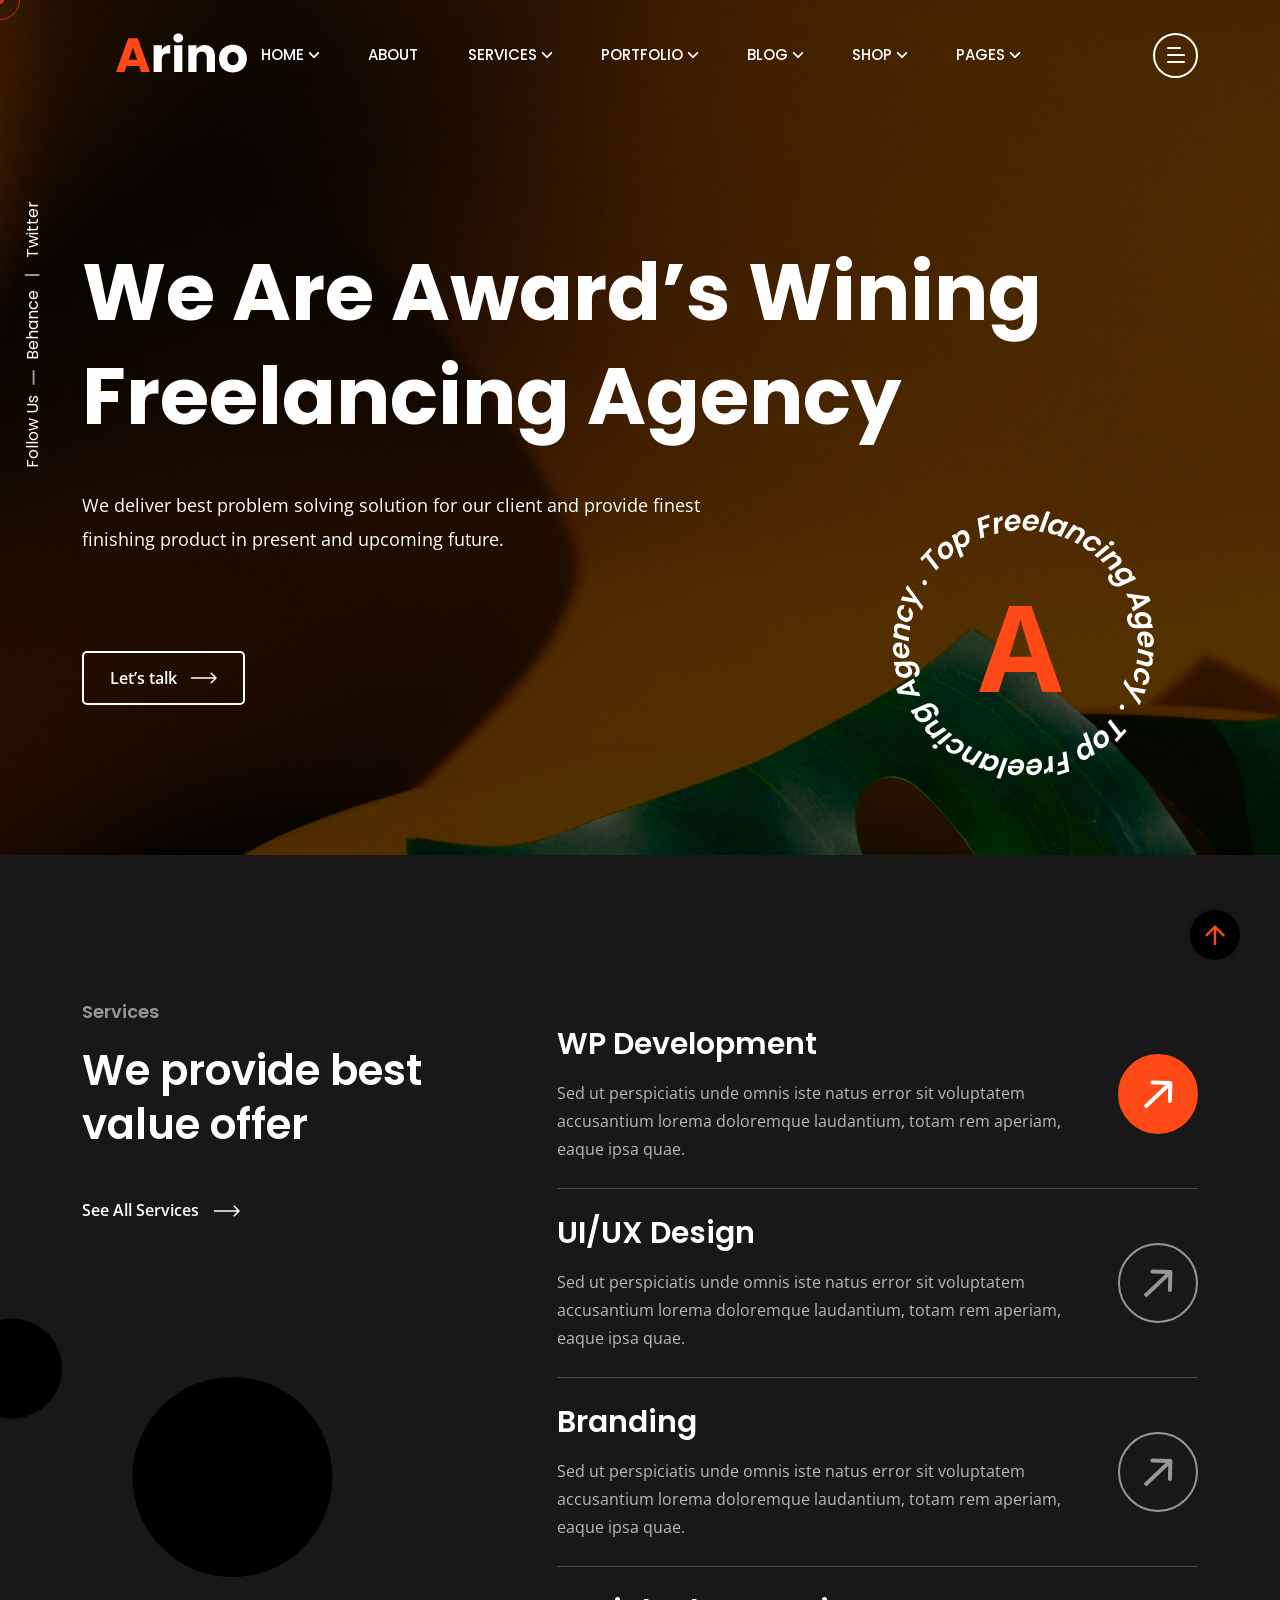
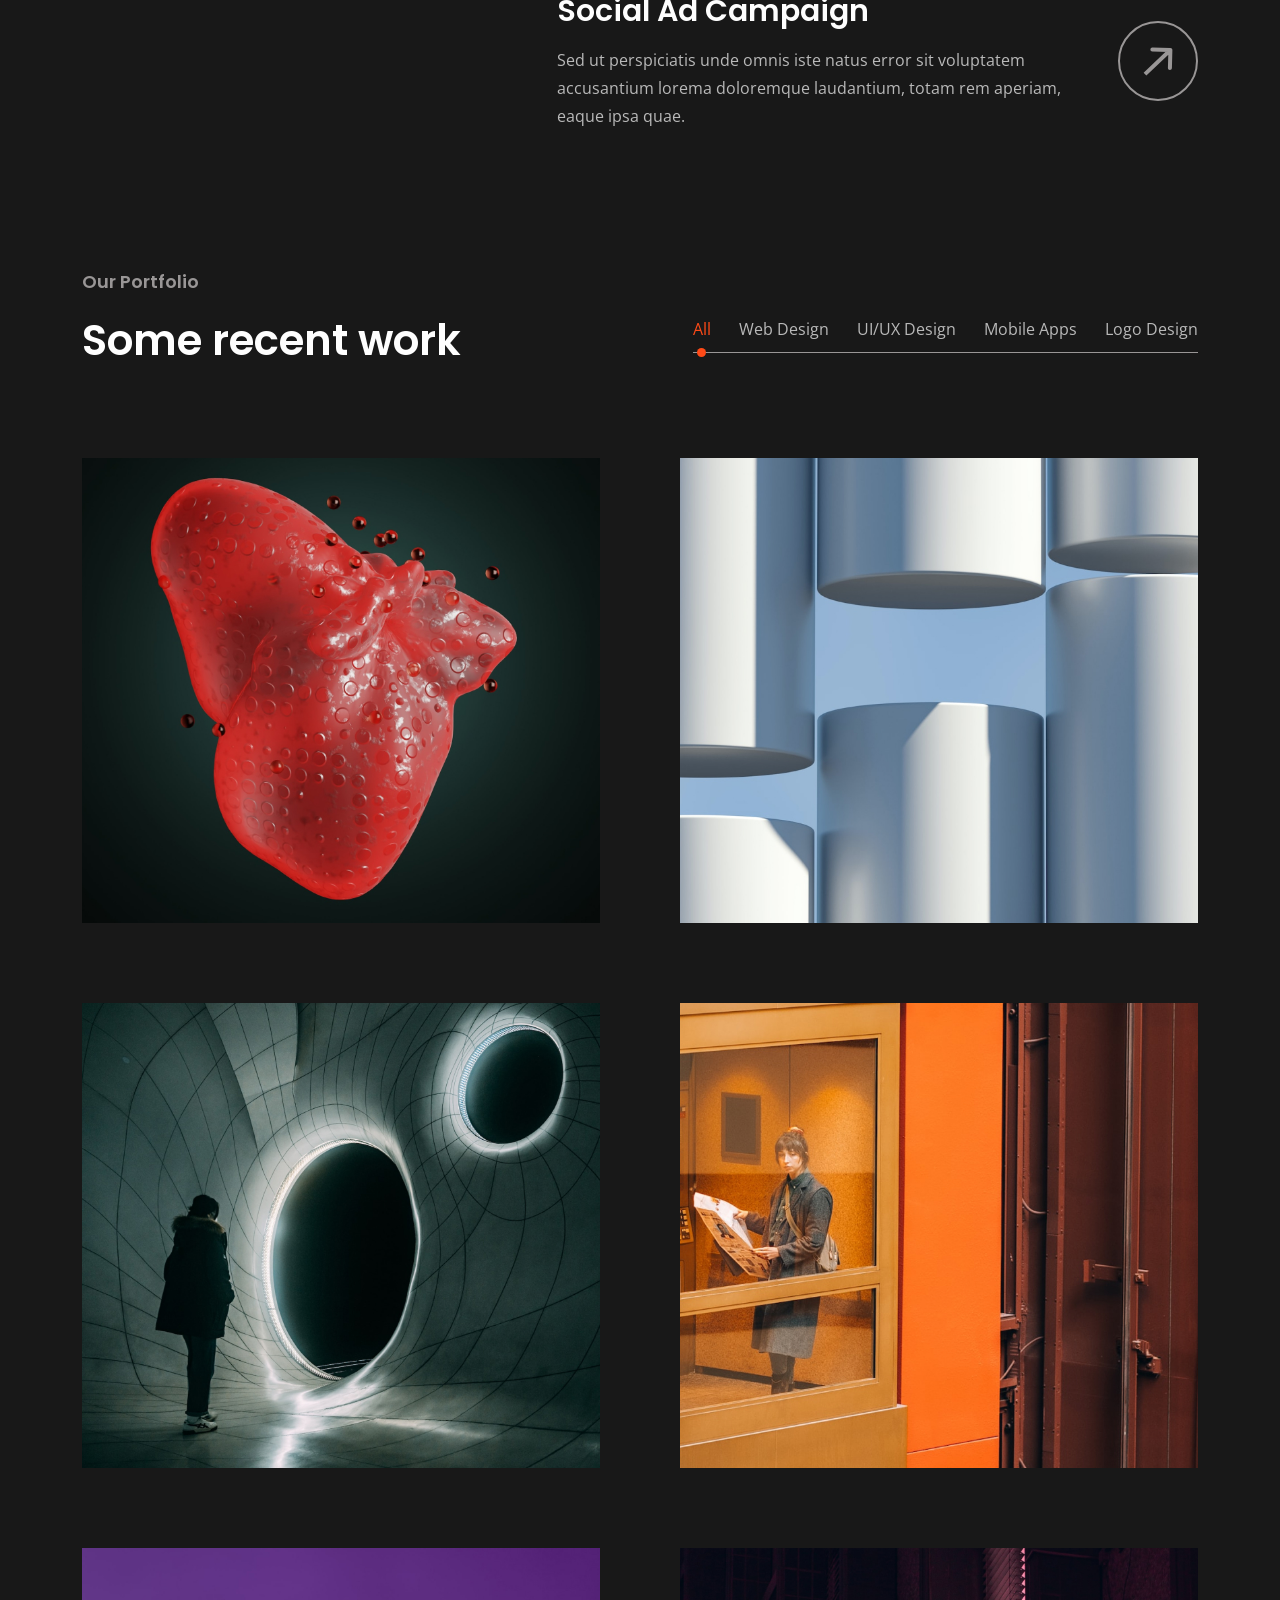
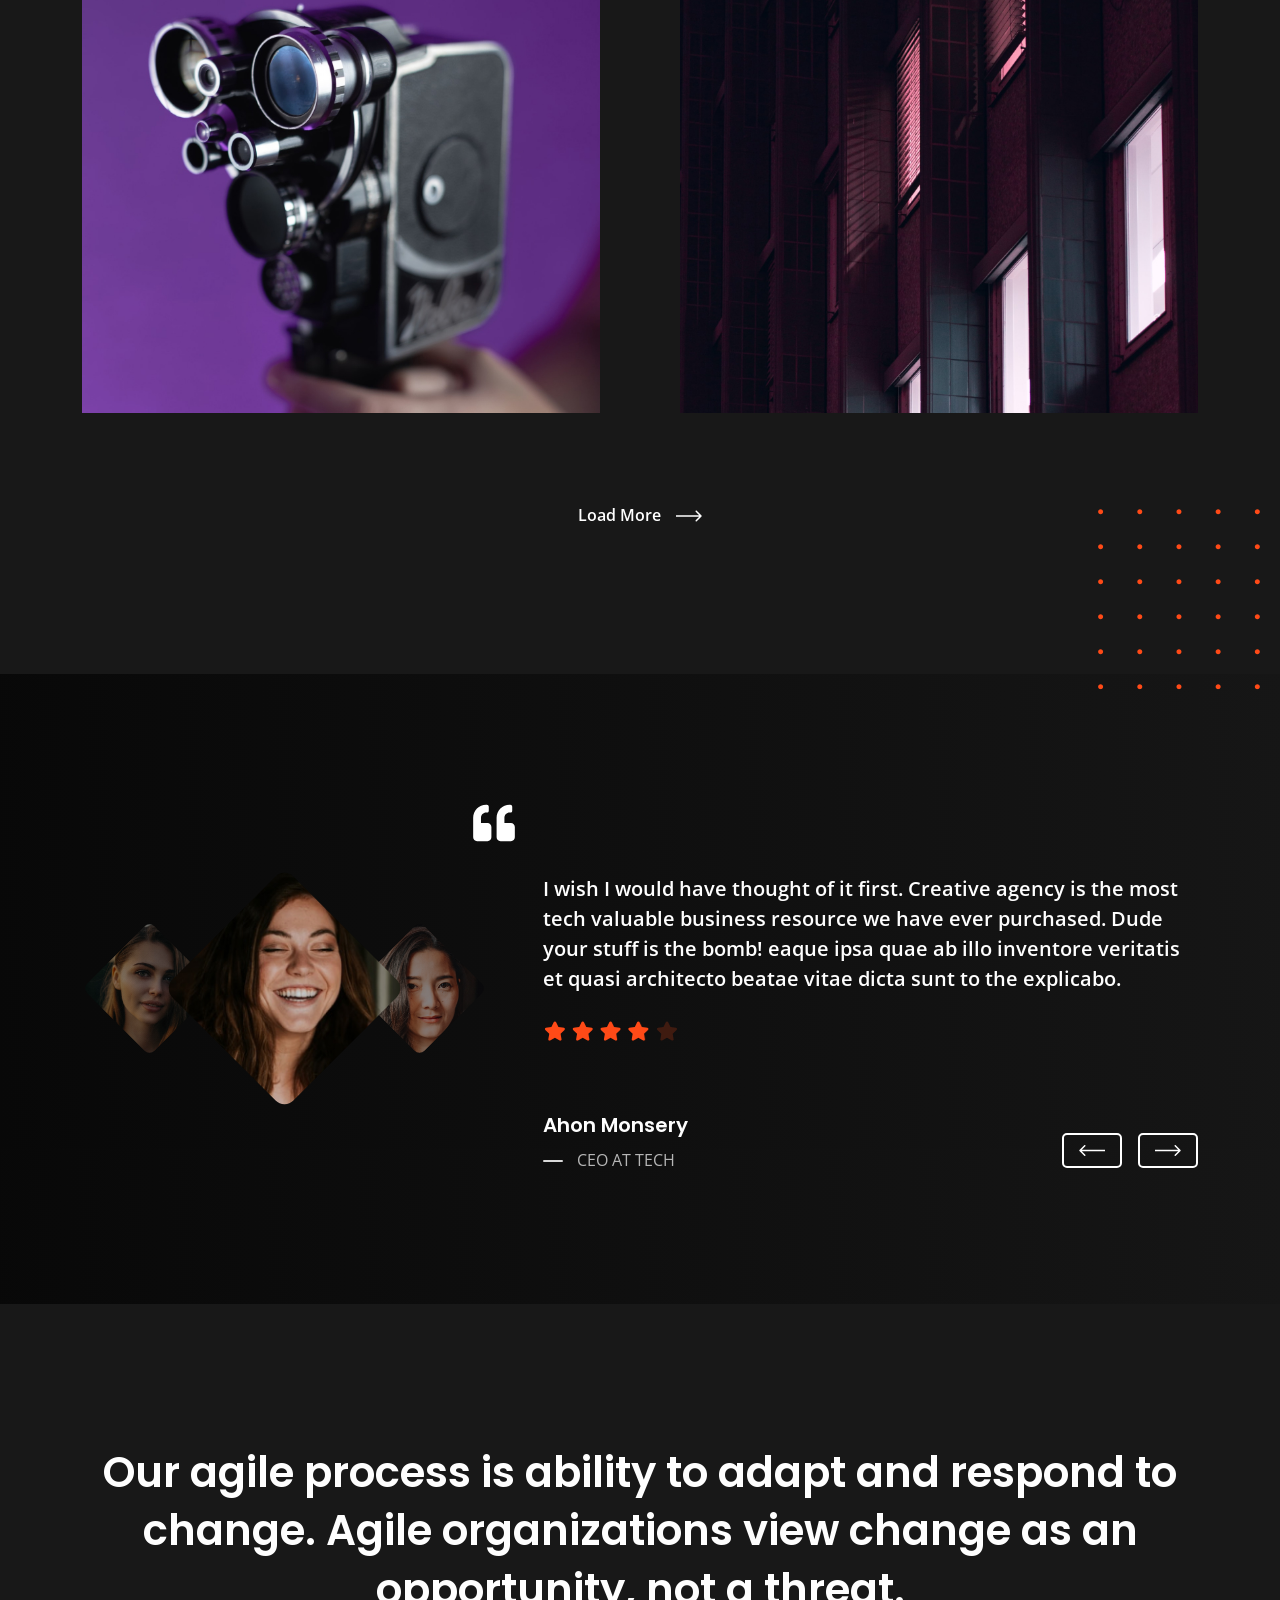
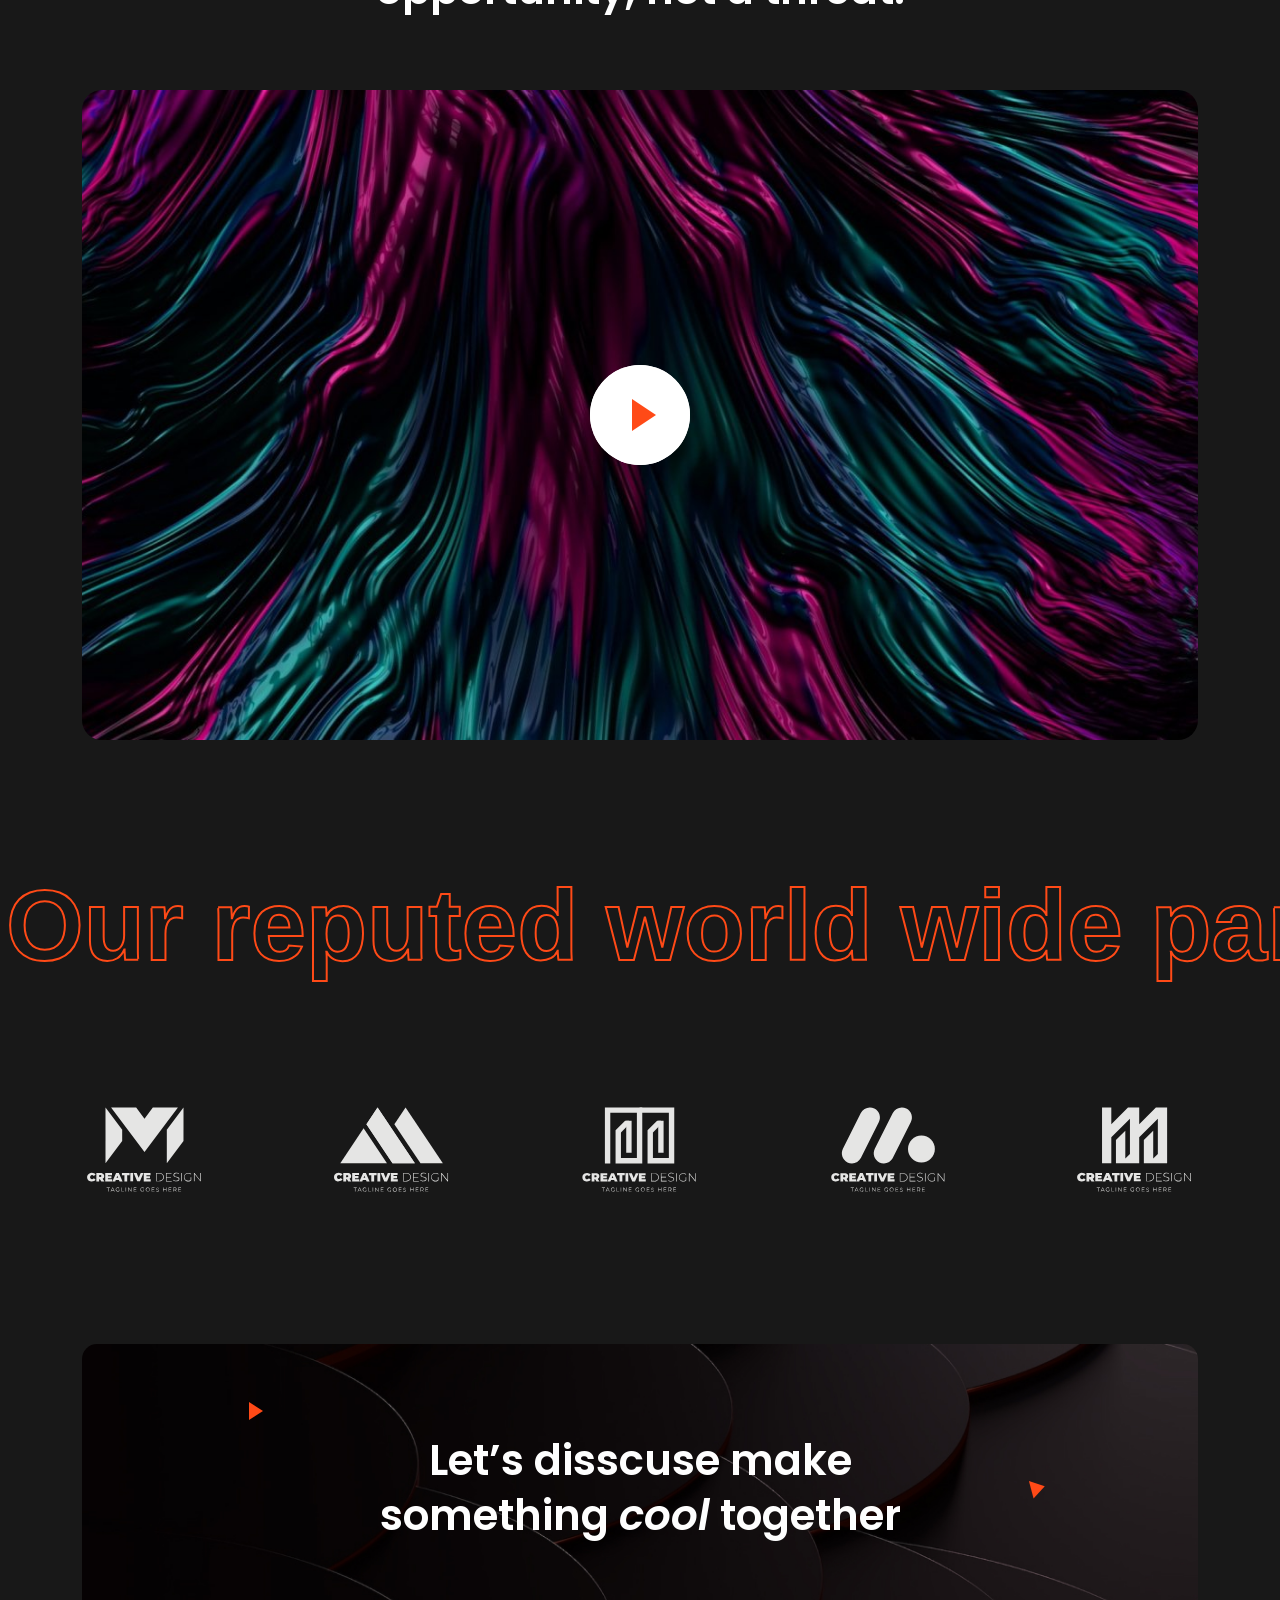
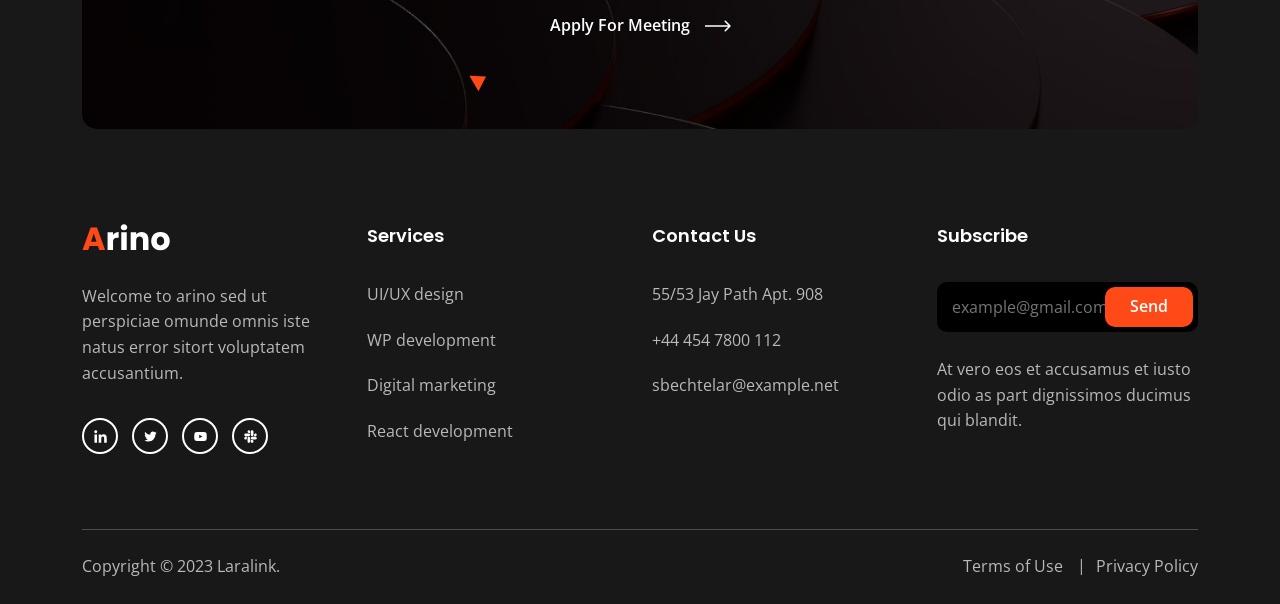
<file: freelancer-agency.html>
<!DOCTYPE html>
<html class="no-js" lang="en">
  <head>
    <!-- Meta Tags -->
    <meta charset="utf-8">
    <meta http-equiv="x-ua-compatible" content="ie=edge">
    <meta name="viewport" content="width=device-width, initial-scale=1">
    <meta name="author" content="Laralink">
    <!-- Favicon Icon -->
    <link rel="icon" href="assets/img/favicon.png">
    <!-- Site Title -->
    <title>Arino - Freelancer Agency Template</title>
    <link rel="stylesheet" href="assets/css/plugins/bootstrap.min.css">
    <link rel="stylesheet" href="assets/css/plugins/fontawesome.min.css">
    <link rel="stylesheet" href="assets/css/plugins/slick.css">
    <link rel="stylesheet" href="assets/css/plugins/lightgallery.min.css">
    <link rel="stylesheet" href="assets/css/plugins/animate.css">
    <link rel="stylesheet" href="assets/css/style.css">
  </head>
  <body>
    <div class="cs-preloader cs-center">
      <div class="cs-preloader_in"></div>
    </div>
    <!-- Start Header Section -->
    <header class="cs-site_header cs-style1 text-uppercase cs-sticky_header">
      <div class="cs-main_header">
        <div class="container">
          <div class="cs-main_header_in">
            <div class="cs-main_header_left">
              <a class="cs-site_branding" href="index.html">
                <img src="assets/img/logo.svg" alt="Logo">
              </a>
            </div>
            <div class="cs-main_header_center">
              <div class="cs-nav cs-primary_font cs-medium">
                <ul class="cs-nav_list">
                  <li class="menu-item-has-children cs-mega_menu">
                    <a href="index.html">Home</a>
                    <ul class="cs-mega_wrapper">
                      <li>
                        <ul>
                          <li>
                            <a href="index.html" class="cs-nav_list_img">
                              <img src="assets/img/demo/main-home.jpeg" alt="Thumb">
                            </a>
                            <a href="index.html">Main Home</a>
                          </li>
                          <li>
                            <a href="showcase-portfolio.html" class="cs-nav_list_img">
                              <img src="assets/img/demo/showcase.jpeg" alt="Thumb">
                            </a>
                            <a href="showcase-portfolio.html">Showcase Portfolio</a>
                          </li>
                        </ul>
                      </li>
                      <li>
                        <ul>
                          <li>
                            <a href="photography-agency.html" class="cs-nav_list_img">
                              <img src="assets/img/demo/photography-agency.jpeg" alt="Thumb">
                            </a>
                            <a href="photography-agency.html">Photography Agency</a>
                          </li>
                          <li>
                            <a href="case-study-showcase.html" class="cs-nav_list_img">
                              <img src="assets/img/demo/case_study_showcase.jpeg" alt="Thumb">
                            </a>
                            <a href="case-study-showcase.html">Case Study Showcase</a>
                          </li>
                        </ul>
                      </li>
                      <li>
                        <ul>
                          <li>
                            <a href="creative-portfolio.html" class="cs-nav_list_img">
                              <img src="assets/img/demo/portfolio.jpeg" alt="Thumb">
                            </a>
                            <a href="creative-portfolio.html">Creative Portfolio</a>
                          </li>
                        </ul>
                      </li>
                      <li>
                        <ul>
                          <li>
                            <a href="digital-agency.html" class="cs-nav_list_img">
                              <img src="assets/img/demo/digital-agency.jpeg" alt="Thumb">
                            </a>
                            <a href="digital-agency.html">Digital Agency</a>
                          </li>
                        </ul>
                      </li>
                      <li>
                        <ul>
                          <li>
                            <a href="marketing-agency.html" class="cs-nav_list_img">
                              <img src="assets/img/demo/marketing.jpeg" alt="Thumb">
                            </a>
                            <a href="marketing-agency.html">Marketing Agency</a>
                          </li>
                        </ul>
                      </li>
                      <li>
                        <ul>
                          <li>
                            <a href="freelancer-agency.html" class="cs-nav_list_img">
                              <img src="assets/img/demo/freelancer-agency.jpeg" alt="Thumb">
                              <span class="cs-header_badge">New</span>
                            </a>
                            <a href="freelancer-agency.html">Freelancing Agency</a>
                          </li>
                        </ul>
                      </li>
                      <li>
                        <ul>
                          <li>
                            <a href="https://arino-html-rtl.vercel.app" target="_blank" class="cs-nav_list_img">
                              <img src="assets/img/demo/rtl.jpeg" alt="Thumb">
                              <span class="cs-header_badge">New</span>
                            </a>
                            <a href="https://arino-html-rtl.vercel.app" target="_blank">RTL Demo</a>
                          </li>
                        </ul>
                      </li>
                    </ul>
                  </li>
                  <li>
                    <a href="about.html">About</a>
                  </li>
                  <li class="menu-item-has-children">
                    <a href="service.html">Services</a>
                    <ul>
                      <li>
                        <a href="service.html">Services</a>
                      </li>
                      <li>
                        <a href="service-details.html">Service Details</a>
                      </li>
                    </ul>
                  </li>
                  <li class="menu-item-has-children">
                    <a href="portfolio.html">Portfolio</a>
                    <ul>
                      <li>
                        <a href="portfolio.html">Portfolio</a>
                      </li>
                      <li>
                        <a href="portfolio-details.html">Portfolio Details</a>
                      </li>
                    </ul>
                  </li>
                  <li class="menu-item-has-children">
                    <a href="blog.html">Blog</a>
                    <ul>
                      <li>
                        <a href="blog.html">Blog</a>
                      </li>
                      <li>
                        <a href="blog-details.html">Blog Details</a>
                      </li>
                    </ul>
                  </li>
                  <li class="menu-item-has-children">
                    <a href="shop.html">Shop</a>
                    <ul>
                      <li>
                        <a href="shop.html">Our Shop</a>
                      </li>
                      <li>
                        <a href="shop-product-details.html">Shop Details</a>
                      </li>
                      <li>
                        <a href="shop-cart.html">Cart</a>
                      </li>
                      <li>
                        <a href="shop-checkout.html">Checkout</a>
                      </li>
                      <li>
                        <a href="shop-order-recived.html">Success Order</a>
                      </li>
                      <li>
                        <a href="shop-wishlist.html">Wishlist</a>
                      </li>
                    </ul>
                  </li>
                  <li class="menu-item-has-children">
                    <a href="#">Pages</a>
                    <ul>
                      <li>
                        <a href="contact.html">Contact</a>
                      </li>
                      <li>
                        <a href="team.html">Team</a>
                      </li>
                      <li>
                        <a href="team-details.html">Team Details</a>
                      </li>
                      <li>
                        <a href="case-study.html">Case Study Details</a>
                      </li>
                      <li>
                        <a href="faq.html">FAQ</a>
                      </li>
                    </ul>
                  </li>
                </ul>
              </div>
            </div>
            <div class="cs-main_header_right">
              <div class="cs-toolbox">
                <span class="cs-icon_btn">
                  <span class="cs-icon_btn_in">
                    <span></span>
                    <span></span>
                    <span></span>
                    <span></span>
                  </span>
                </span>
              </div>
            </div>
          </div>
        </div>
      </div>
    </header>
    <div class="cs-side_header">
      <button class="cs-close"></button>
      <div class="cs-side_header_overlay"></div>
      <div class="cs-side_header_in">
        <div class="cs-side_header_shape"></div>
        <a class="cs-site_branding" href="index.html">
          <img src="assets/img/footer_logo.svg" alt="Logo">
        </a>
        <div class="cs-side_header_box">
          <h2 class="cs-side_header_heading"> Do you have a project in your <br> mind? Keep connect us. </h2>
        </div>
        <div class="cs-side_header_box">
          <h3 class="cs-side_header_title cs-primary_color">Contact Us</h3>
          <ul class="cs-contact_info cs-style1 cs-mp0">
            <li>
              <svg width="18" height="18" viewBox="0 0 18 18" fill="none" xmlns="http://www.w3.org/2000/svg">
                <path d="M17 12.5C15.75 12.5 14.55 12.3 13.43 11.93C13.08 11.82 12.69 11.9 12.41 12.17L10.21 14.37C7.38 12.93 5.06 10.62 3.62 7.79L5.82 5.58C6.1 5.31 6.18 4.92 6.07 4.57C5.7 3.45 5.5 2.25 5.5 1C5.5 0.45 5.05 0 4.5 0H1C0.45 0 0 0.45 0 1C0 10.39 7.61 18 17 18C17.55 18 18 17.55 18 17V13.5C18 12.95 17.55 12.5 17 12.5ZM9 0V10L12 7H18V0H9Z" fill="#FF4A17" />
              </svg>
              <span>+44 454 7800 112</span>
            </li>
            <li>
              <svg width="20" height="18" viewBox="0 0 20 18" fill="none" xmlns="http://www.w3.org/2000/svg">
                <path d="M20 6.98V16C20 17.1 19.1 18 18 18H2C0.9 18 0 17.1 0 16V4C0 2.9 0.9 2 2 2H12.1C12.04 2.32 12 2.66 12 3C12 4.48 12.65 5.79 13.67 6.71L10 9L2 4V6L10 11L15.3 7.68C15.84 7.88 16.4 8 17 8C18.13 8 19.16 7.61 20 6.98ZM14 3C14 4.66 15.34 6 17 6C18.66 6 20 4.66 20 3C20 1.34 18.66 0 17 0C15.34 0 14 1.34 14 3Z" fill="#FF4A17" />
              </svg>
              <span>infotech@arino.com</span>
            </li>
            <li>
              <svg width="14" height="20" viewBox="0 0 14 20" fill="none" xmlns="http://www.w3.org/2000/svg">
                <path d="M7 0C3.13 0 0 3.13 0 7C0 12.25 7 20 7 20C7 20 14 12.25 14 7C14 3.13 10.87 0 7 0ZM7 9.5C5.62 9.5 4.5 8.38 4.5 7C4.5 5.62 5.62 4.5 7 4.5C8.38 4.5 9.5 5.62 9.5 7C9.5 8.38 8.38 9.5 7 9.5Z" fill="#FF4A17" />
              </svg>
              <span>50 Wall Street Suite, 44150 <br>Ohio, United States </span>
            </li>
          </ul>
        </div>
        <div class="cs-side_header_box">
          <h3 class="cs-side_header_title cs-primary_color">Subscribe</h3>
          <div class="cs-newsletter cs-style1">
            <form action="#" class="cs-newsletter_form">
              <input type="email" class="cs-newsletter_input" placeholder="example@gmail.com">
              <button class="cs-newsletter_btn">
                <span>Send</span>
              </button>
            </form>
            <div class="cs-newsletter_text"> At vero eos et accusamus et iusto odio as part dignissimos ducimus qui blandit. </div>
          </div>
        </div>
        <div class="cs-side_header_box">
          <div class="cs-social_btns cs-style1">
            <a href="#" class="cs-center">
              <svg width="15" height="15" viewBox="0 0 15 15" fill="none" xmlns="http://www.w3.org/2000/svg">
                <path d="M4.04799 13.7497H1.45647V5.4043H4.04799V13.7497ZM2.75084 4.2659C1.92215 4.2659 1.25 3.57952 1.25 2.75084C1.25 2.35279 1.40812 1.97105 1.68958 1.68958C1.97105 1.40812 2.35279 1.25 2.75084 1.25C3.14888 1.25 3.53063 1.40812 3.81209 1.68958C4.09355 1.97105 4.25167 2.35279 4.25167 2.75084C4.25167 3.57952 3.57924 4.2659 2.75084 4.2659ZM13.7472 13.7497H11.1613V9.68722C11.1613 8.71903 11.1417 7.4774 9.81389 7.4774C8.46652 7.4774 8.26004 8.5293 8.26004 9.61747V13.7497H5.67132V5.4043H8.15681V6.54269H8.19308C8.53906 5.887 9.38421 5.19503 10.6451 5.19503C13.2679 5.19503 13.75 6.92215 13.75 9.16546V13.7497H13.7472Z" fill="white"></path>
              </svg>
            </a>
            <a href="#" class="cs-center">
              <svg width="13" height="11" viewBox="0 0 13 11" fill="none" xmlns="http://www.w3.org/2000/svg">
                <path d="M11.4651 2.95396C11.4731 3.065 11.4731 3.17606 11.4731 3.2871C11.4731 6.67383 8.89535 10.5761 4.18402 10.5761C2.73255 10.5761 1.38421 10.1557 0.25 9.42608C0.456226 9.44986 0.654494 9.4578 0.868655 9.4578C2.06629 9.4578 3.16879 9.0533 4.04918 8.36326C2.92291 8.33946 1.97906 7.60183 1.65386 6.5866C1.81251 6.61038 1.97112 6.62624 2.1377 6.62624C2.36771 6.62624 2.59774 6.59451 2.81188 6.53901C1.63802 6.30105 0.757595 5.26996 0.757595 4.02472V3.99301C1.09864 4.18336 1.49524 4.30233 1.91558 4.31818C1.22554 3.85814 0.773464 3.07294 0.773464 2.1846C0.773464 1.70872 0.900344 1.27249 1.12244 0.891774C2.38355 2.44635 4.27919 3.46156 6.40481 3.57262C6.36516 3.38226 6.34136 3.184 6.34136 2.9857C6.34136 1.57388 7.4835 0.423828 8.90323 0.423828C9.64086 0.423828 10.3071 0.733156 10.7751 1.23284C11.354 1.1218 11.9093 0.907643 12.401 0.614185C12.2106 1.20906 11.8061 1.70875 11.2748 2.02598C11.7903 1.97049 12.29 1.82769 12.75 1.62942C12.4011 2.13702 11.9648 2.5891 11.4651 2.95396V2.95396Z" fill="white"></path>
              </svg>
            </a>
            <a href="#" class="cs-center">
              <svg width="13" height="9" viewBox="0 0 13 9" fill="none" xmlns="http://www.w3.org/2000/svg">
                <path d="M12.4888 1.48066C12.345 0.939353 11.9215 0.513038 11.3837 0.368362C10.4089 0.105469 6.5 0.105469 6.5 0.105469C6.5 0.105469 2.59116 0.105469 1.61633 0.368362C1.07853 0.513061 0.65496 0.939353 0.5112 1.48066C0.25 2.4618 0.25 4.50887 0.25 4.50887C0.25 4.50887 0.25 6.55595 0.5112 7.53709C0.65496 8.0784 1.07853 8.48695 1.61633 8.63163C2.59116 8.89452 6.5 8.89452 6.5 8.89452C6.5 8.89452 10.4088 8.89452 11.3837 8.63163C11.9215 8.48695 12.345 8.0784 12.4888 7.53709C12.75 6.55595 12.75 4.50887 12.75 4.50887C12.75 4.50887 12.75 2.4618 12.4888 1.48066V1.48066ZM5.22158 6.36746V2.65029L8.48861 4.50892L5.22158 6.36746V6.36746Z" fill="white"></path>
              </svg>
            </a>
            <a href="#" class="cs-center">
              <svg width="13" height="13" viewBox="0 0 13 13" fill="none" xmlns="http://www.w3.org/2000/svg">
                <path d="M2.87612 8.149C2.87612 8.87165 2.28571 9.46205 1.56306 9.46205C0.840402 9.46205 0.25 8.87165 0.25 8.149C0.25 7.42634 0.840402 6.83594 1.56306 6.83594H2.87612V8.149ZM3.53795 8.149C3.53795 7.42634 4.12835 6.83594 4.851 6.83594C5.57366 6.83594 6.16406 7.42634 6.16406 8.149V11.4369C6.16406 12.1596 5.57366 12.75 4.851 12.75C4.12835 12.75 3.53795 12.1596 3.53795 11.4369V8.149ZM4.851 2.87612C4.12835 2.87612 3.53795 2.28571 3.53795 1.56306C3.53795 0.840402 4.12835 0.25 4.851 0.25C5.57366 0.25 6.16406 0.840402 6.16406 1.56306V2.87612H4.851V2.87612ZM4.851 3.53795C5.57366 3.53795 6.16406 4.12835 6.16406 4.851C6.16406 5.57366 5.57366 6.16406 4.851 6.16406H1.56306C0.840402 6.16406 0.25 5.57366 0.25 4.851C0.25 4.12835 0.840402 3.53795 1.56306 3.53795H4.851V3.53795ZM10.1239 4.851C10.1239 4.12835 10.7143 3.53795 11.4369 3.53795C12.1596 3.53795 12.75 4.12835 12.75 4.851C12.75 5.57366 12.1596 6.16406 11.4369 6.16406H10.1239V4.851V4.851ZM9.46205 4.851C9.46205 5.57366 8.87165 6.16406 8.149 6.16406C7.42634 6.16406 6.83594 5.57366 6.83594 4.851V1.56306C6.83594 0.840402 7.42634 0.25 8.149 0.25C8.87165 0.25 9.46205 0.840402 9.46205 1.56306V4.851V4.851ZM8.149 10.1239C8.87165 10.1239 9.46205 10.7143 9.46205 11.4369C9.46205 12.1596 8.87165 12.75 8.149 12.75C7.42634 12.75 6.83594 12.1596 6.83594 11.4369V10.1239H8.149ZM8.149 9.46205C7.42634 9.46205 6.83594 8.87165 6.83594 8.149C6.83594 7.42634 7.42634 6.83594 8.149 6.83594H11.4369C12.1596 6.83594 12.75 7.42634 12.75 8.149C12.75 8.87165 12.1596 9.46205 11.4369 9.46205H8.149Z" fill="white"></path>
              </svg>
            </a>
          </div>
        </div>
      </div>
    </div>
    <!-- End Header Section -->
    <!-- Start Hero -->
    <div class="cs-hero cs-style3 cs-type1 cs-bg cs-fixed_bg cs-shape_wrap_1" data-src="assets/img/hero_bg_5.jpeg" id="home">
      <div class="container">
        <div class="cs-hero_text">
          <h1 class="cs-hero_title wow fadeInRight" data-wow-duration="0.8s" data-wow-delay="0.2s">We Are Award’s Wining Freelancing Agency</h1>
          <div class="cs-hero_subtitle">We deliver best problem solving solution for our client and provide finest finishing product in present and upcoming future.</div>
          <a href="contact.html" class="cs-btn cs-style1 cs-type1">
            <span>Let’s talk</span>
            <svg width="26" height="12" viewBox="0 0 26 12" fill="none" xmlns="http://www.w3.org/2000/svg">
              <path d="M25.5303 6.53033C25.8232 6.23744 25.8232 5.76256 25.5303 5.46967L20.7574 0.696699C20.4645 0.403806 19.9896 0.403806 19.6967 0.696699C19.4038 0.989593 19.4038 1.46447 19.6967 1.75736L23.9393 6L19.6967 10.2426C19.4038 10.5355 19.4038 11.0104 19.6967 11.3033C19.9896 11.5962 20.4645 11.5962 20.7574 11.3033L25.5303 6.53033ZM0 6.75H25V5.25H0V6.75Z" fill="currentColor"/>
            </svg>  
          </a>
        </div>
      </div>
      <div class="cs-hero_highlite cs-primary_color cs-accent_color cs-center">
        A
        <div class="cs-round_img cs-center"><img src="assets/img/hero_img.svg" alt="Circle"></div>
      </div>
      <div class="cs-hero_social_wrap cs-left_side cs-primary_font cs-primary_color">
        <div class="cs-hero_social_title">Follow Us</div>
        <ul class="cs-hero_social_links">
          <li><a href="">Behance</a></li>
          <li><a href="">Twitter</a></li>
        </ul>
      </div>
    </div>
    <!-- End Hero -->
    <!-- StartServices Section -->
    <section class="cs-shape_wrap_4 cs-parallax">
      <div class="cs-shape_4 cs-to_up"></div>
      <div class="cs-shape_4 cs-to_right"></div>
      <div class="cs-height_145 cs-height_lg_80"></div>
      <div class="container">
        <div class="row">
          <div class="col-lg-5 col-xl-4">
            <div class="cs-section_heading cs-style1">
              <h3 class="cs-section_subtitle">Services</h3>
              <h2 class="cs-section_title">We provide best value offer</h2>
              <div class="cs-height_45 cs-height_lg_20"></div>
              <a href="service.html" class="cs-text_btn wow fadeInLeft" data-wow-duration="0.8s" data-wow-delay="0.2s">
                <span>See All Services</span>
                <svg width="26" height="12" viewBox="0 0 26 12" fill="none" xmlns="http://www.w3.org/2000/svg">
                  <path d="M25.5303 6.53033C25.8232 6.23744 25.8232 5.76256 25.5303 5.46967L20.7574 0.696699C20.4645 0.403806 19.9896 0.403806 19.6967 0.696699C19.4038 0.989593 19.4038 1.46447 19.6967 1.75736L23.9393 6L19.6967 10.2426C19.4038 10.5355 19.4038 11.0104 19.6967 11.3033C19.9896 11.5962 20.4645 11.5962 20.7574 11.3033L25.5303 6.53033ZM0 6.75H25V5.25H0V6.75Z" fill="currentColor"></path>
                </svg>                
              </a>
            </div>
            <div class="cs-height_45 cs-height_lg_45"></div>
          </div>
          <div class="col-lg-7 offset-xl-1">
            <div class="cs-iconbox_3_list cs-style1">
              <div class="cs-hover_tab active">
                <a href="service-details.html" class="cs-iconbox cs-style3">
                  <span class="cs-iconbox_icon cs-center">
                    <svg width="30" height="29" viewBox="0 0 30 29" fill="none" xmlns="http://www.w3.org/2000/svg">
                      <path d="M29.3803 3.05172C29.4089 1.94752 28.537 1.02921 27.4328 1.00062L9.43879 0.534749C8.33459 0.506159 7.41628 1.37811 7.38769 2.48231C7.35911 3.58651 8.23106 4.50482 9.33526 4.53341L25.3299 4.94752L24.9158 20.9422C24.8872 22.0464 25.7592 22.9647 26.8634 22.9933C27.9676 23.0218 28.8859 22.1499 28.9144 21.0457L29.3803 3.05172ZM3.37714 28.5502L28.7581 4.4503L26.0039 1.54961L0.622863 25.6495L3.37714 28.5502Z" fill="currentColor"/>
                    </svg>                  
                  </span>
                  <div class="cs-iconbox_in">
                    <h2 class="cs-iconbox_title">WP Development</h2>
                    <div class="cs-iconbox_subtitle">Sed ut perspiciatis unde omnis iste natus error sit voluptatem accusantium lorema doloremque laudantium, totam rem aperiam, eaque ipsa quae.</div>
                  </div>
                </a>
              </div>
              <div class="cs-hover_tab">
                <a href="service-details.html" class="cs-iconbox cs-style3">
                  <span class="cs-iconbox_icon cs-center">
                    <svg width="30" height="29" viewBox="0 0 30 29" fill="none" xmlns="http://www.w3.org/2000/svg">
                      <path d="M29.3803 3.05172C29.4089 1.94752 28.537 1.02921 27.4328 1.00062L9.43879 0.534749C8.33459 0.506159 7.41628 1.37811 7.38769 2.48231C7.35911 3.58651 8.23106 4.50482 9.33526 4.53341L25.3299 4.94752L24.9158 20.9422C24.8872 22.0464 25.7592 22.9647 26.8634 22.9933C27.9676 23.0218 28.8859 22.1499 28.9144 21.0457L29.3803 3.05172ZM3.37714 28.5502L28.7581 4.4503L26.0039 1.54961L0.622863 25.6495L3.37714 28.5502Z" fill="currentColor"/>
                    </svg>                  
                  </span>
                  <div class="cs-iconbox_in">
                    <h2 class="cs-iconbox_title">UI/UX Design</h2>
                    <div class="cs-iconbox_subtitle">Sed ut perspiciatis unde omnis iste natus error sit voluptatem accusantium lorema doloremque laudantium, totam rem aperiam, eaque ipsa quae.</div>
                  </div>
                </a>
              </div>
              <div class="cs-hover_tab">
                <a href="service-details.html" class="cs-iconbox cs-style3">
                  <span class="cs-iconbox_icon cs-center">
                    <svg width="30" height="29" viewBox="0 0 30 29" fill="none" xmlns="http://www.w3.org/2000/svg">
                      <path d="M29.3803 3.05172C29.4089 1.94752 28.537 1.02921 27.4328 1.00062L9.43879 0.534749C8.33459 0.506159 7.41628 1.37811 7.38769 2.48231C7.35911 3.58651 8.23106 4.50482 9.33526 4.53341L25.3299 4.94752L24.9158 20.9422C24.8872 22.0464 25.7592 22.9647 26.8634 22.9933C27.9676 23.0218 28.8859 22.1499 28.9144 21.0457L29.3803 3.05172ZM3.37714 28.5502L28.7581 4.4503L26.0039 1.54961L0.622863 25.6495L3.37714 28.5502Z" fill="currentColor"/>
                    </svg>                  
                  </span>
                  <div class="cs-iconbox_in">
                    <h2 class="cs-iconbox_title">Branding</h2>
                    <div class="cs-iconbox_subtitle">Sed ut perspiciatis unde omnis iste natus error sit voluptatem accusantium lorema doloremque laudantium, totam rem aperiam, eaque ipsa quae.</div>
                  </div>
                </a>
              </div>
              <div class="cs-hover_tab">
                <a href="service-details.html" class="cs-iconbox cs-style3">
                  <span class="cs-iconbox_icon cs-center">
                    <svg width="30" height="29" viewBox="0 0 30 29" fill="none" xmlns="http://www.w3.org/2000/svg">
                      <path d="M29.3803 3.05172C29.4089 1.94752 28.537 1.02921 27.4328 1.00062L9.43879 0.534749C8.33459 0.506159 7.41628 1.37811 7.38769 2.48231C7.35911 3.58651 8.23106 4.50482 9.33526 4.53341L25.3299 4.94752L24.9158 20.9422C24.8872 22.0464 25.7592 22.9647 26.8634 22.9933C27.9676 23.0218 28.8859 22.1499 28.9144 21.0457L29.3803 3.05172ZM3.37714 28.5502L28.7581 4.4503L26.0039 1.54961L0.622863 25.6495L3.37714 28.5502Z" fill="currentColor"/>
                    </svg>                  
                  </span>
                  <div class="cs-iconbox_in">
                    <h2 class="cs-iconbox_title">Social Ad Campaign</h2>
                    <div class="cs-iconbox_subtitle">Sed ut perspiciatis unde omnis iste natus error sit voluptatem accusantium lorema doloremque laudantium, totam rem aperiam, eaque ipsa quae.</div>
                  </div>
                </a>
              </div>
            </div>
          </div>
        </div>
      </div>
    </section>
    <!-- End Services Section -->




    <!-- Start Portfolio -->
    <div class="cs-height_115 cs-height_lg_55"></div>
    <div class="container">
      <div class="cs-portfolio_1_heading">
        <div class="cs-section_heading cs-style1">
          <h3 class="cs-section_subtitle">Our Portfolio</h3>
          <h2 class="cs-section_title">Some recent work</h2>
        </div>
        <div class="cs-isotop_filter cs-style1">
          <ul class="cs-mp0 cs-center">
            <li class="active"><a href="#" data-filter="*">All</a></li>
            <li><a href="#" data-filter=".web_design">Web Design</a></li>
            <li><a href="#" data-filter=".ui_ux_design">UI/UX Design</a></li>
            <li><a href="#" data-filter=".mobile_apps">Mobile Apps</a></li>
            <li><a href="#" data-filter=".logo_design">Logo Design</a></li>
          </ul>
        </div>
      </div>
      <div class="cs-height_90 cs-height_lg_40"></div>
      <div class="cs-isotop cs-style1 cs-isotop_col_2 cs-has_gutter_80">
        <div class="cs-grid_sizer"></div>
        <div class="cs-isotop_item ui_ux_design">
          <a href="portfolio-details.html" class="cs-portfolio cs-style1 cs-type1 rounded-0">
            <div class="cs-portfolio_hover"></div>
            <div class="cs-portfolio_bg cs-bg" data-src="assets/img/portfolio_39.jpeg"></div>
            <div class="cs-portfolio_info">
              <div class="cs-portfolio_info_bg cs-accent_bg"></div>
              <h2 class="cs-portfolio_title">Colorful Art Work</h2>
              <div class="cs-portfolio_subtitle">See Details</div>
            </div>
          </a>
        </div><!-- .cs-isotop_item -->
        <div class="cs-isotop_item logo_design">
          <a href="portfolio-details.html" class="cs-portfolio cs-style1 cs-type1 rounded-0">
            <div class="cs-portfolio_hover"></div>
            <div class="cs-portfolio_bg cs-bg" data-src="assets/img/portfolio_40.jpeg"></div>
            <div class="cs-portfolio_info">
              <div class="cs-portfolio_info_bg cs-accent_bg"></div>
              <h2 class="cs-portfolio_title">Colorful Art Work</h2>
              <div class="cs-portfolio_subtitle">See Details</div>
            </div>
          </a>
        </div><!-- .cs-isotop_item -->
        <div class="cs-isotop_item web_design">
          <a href="portfolio-details.html" class="cs-portfolio cs-style1 cs-type1 rounded-0">
            <div class="cs-portfolio_hover"></div>
            <div class="cs-portfolio_bg cs-bg" data-src="assets/img/portfolio_41.jpeg"></div>
            <div class="cs-portfolio_info">
              <div class="cs-portfolio_info_bg cs-accent_bg"></div>
              <h2 class="cs-portfolio_title">Colorful Art Work</h2>
              <div class="cs-portfolio_subtitle">See Details</div>
            </div>
          </a>
        </div><!-- .cs-isotop_item -->
        <div class="cs-isotop_item mobile_apps">
          <a href="portfolio-details.html" class="cs-portfolio cs-style1 cs-type1 rounded-0">
            <div class="cs-portfolio_hover"></div>
            <div class="cs-portfolio_bg cs-bg" data-src="assets/img/portfolio_42.jpeg"></div>
            <div class="cs-portfolio_info">
              <div class="cs-portfolio_info_bg cs-accent_bg"></div>
              <h2 class="cs-portfolio_title">Colorful Art Work</h2>
              <div class="cs-portfolio_subtitle">See Details</div>
            </div>
          </a>
        </div><!-- .cs-isotop_item -->
        <div class="cs-isotop_item ui_ux_design">
          <a href="portfolio-details.html" class="cs-portfolio cs-style1 cs-type1 rounded-0">
            <div class="cs-portfolio_hover"></div>
            <div class="cs-portfolio_bg cs-bg" data-src="assets/img/portfolio_43.jpeg"></div>
            <div class="cs-portfolio_info">
              <div class="cs-portfolio_info_bg cs-accent_bg"></div>
              <h2 class="cs-portfolio_title">Colorful Art Work</h2>
              <div class="cs-portfolio_subtitle">See Details</div>
            </div>
          </a>
        </div><!-- .cs-isotop_item -->
        <div class="cs-isotop_item web_design">
          <a href="portfolio-details.html" class="cs-portfolio cs-style1 cs-type1 rounded-0">
            <div class="cs-portfolio_hover"></div>
            <div class="cs-portfolio_bg cs-bg" data-src="assets/img/portfolio_44.jpeg"></div>
            <div class="cs-portfolio_info">
              <div class="cs-portfolio_info_bg cs-accent_bg"></div>
              <h2 class="cs-portfolio_title">Colorful Art Work</h2>
              <div class="cs-portfolio_subtitle">See Details</div>
            </div>
          </a>
        </div><!-- .cs-isotop_item -->
      </div>
      <div class="cs-height_90 cs-height_lg_40"></div>
      <div class="text-center">
        <a href="#" class="cs-text_btn">
          <span>Load More</span>
          <svg width="26" height="12" viewBox="0 0 26 12" fill="none" xmlns="http://www.w3.org/2000/svg">
            <path d="M25.5303 6.53033C25.8232 6.23744 25.8232 5.76256 25.5303 5.46967L20.7574 0.696699C20.4645 0.403806 19.9896 0.403806 19.6967 0.696699C19.4038 0.989593 19.4038 1.46447 19.6967 1.75736L23.9393 6L19.6967 10.2426C19.4038 10.5355 19.4038 11.0104 19.6967 11.3033C19.9896 11.5962 20.4645 11.5962 20.7574 11.3033L25.5303 6.53033ZM0 6.75H25V5.25H0V6.75Z" fill="currentColor"></path>
          </svg>                
        </a>
      </div>
    </div>
    <!-- End Portfolio -->






    <div class="cs-height_145 cs-height_lg_80"></div>
    <!-- Start Testimonial Section -->
    <section class="cs-gradient_bg_1 cs-shape_wrap_3 cs-parallax">
      <div class="cs-shape_3 cs-to_up">
        <svg width="162" height="181" viewBox="0 0 162 181" fill="none" xmlns="http://www.w3.org/2000/svg">
          <path d="M156.833 178.434C156.833 177.053 157.954 175.932 159.335 175.932C160.716 175.932 161.837 177.053 161.837 178.434C161.837 179.814 160.716 180.935 159.335 180.935C157.954 180.935 156.833 179.814 156.833 178.434Z" fill="#FF4A17" />
          <path d="M117.65 178.434C117.65 177.053 118.771 175.932 120.152 175.932C121.533 175.932 122.653 177.053 122.653 178.434C122.653 179.814 121.533 180.935 120.152 180.935C118.771 180.935 117.65 179.814 117.65 178.434Z" fill="#FF4A17" />
          <path d="M78.4694 178.434C78.4694 177.053 79.5902 175.932 80.971 175.932C82.3517 175.932 83.4726 177.053 83.4726 178.434C83.4726 179.814 82.3517 180.935 80.971 180.935C79.5876 180.935 78.4694 179.814 78.4694 178.434Z" fill="#FF4A17" />
          <path d="M39.286 178.434C39.286 177.053 40.4069 175.932 41.7876 175.932C43.1684 175.932 44.2893 177.053 44.2893 178.434C44.2893 179.814 43.1684 180.935 41.7876 180.935C40.4069 180.935 39.286 179.814 39.286 178.434Z" fill="#FF4A17" />
          <path d="M0.102661 178.434C0.102661 177.053 1.22354 175.932 2.60429 175.932C3.98504 175.932 5.10591 177.053 5.10591 178.434C5.10591 179.814 3.98504 180.935 2.60429 180.935C1.22091 180.935 0.102661 179.814 0.102661 178.434Z" fill="#FF4A17" />
          <path d="M156.833 143.419C156.833 142.038 157.954 140.917 159.335 140.917C160.716 140.917 161.837 142.038 161.837 143.419C161.837 144.799 160.716 145.92 159.335 145.92C157.954 145.92 156.833 144.799 156.833 143.419Z" fill="#FF4A17" />
          <path d="M117.65 143.419C117.65 142.038 118.771 140.917 120.152 140.917C121.533 140.917 122.653 142.038 122.653 143.419C122.653 144.799 121.533 145.92 120.152 145.92C118.771 145.92 117.65 144.799 117.65 143.419Z" fill="#FF4A17" />
          <path d="M78.4694 143.419C78.4694 142.038 79.5902 140.917 80.971 140.917C82.3517 140.917 83.4726 142.038 83.4726 143.419C83.4726 144.799 82.3517 145.92 80.971 145.92C79.5876 145.92 78.4694 144.799 78.4694 143.419Z" fill="#FF4A17" />
          <path d="M39.286 143.419C39.286 142.038 40.4069 140.917 41.7876 140.917C43.1684 140.917 44.2893 142.038 44.2893 143.419C44.2893 144.799 43.1684 145.92 41.7876 145.92C40.4069 145.92 39.286 144.799 39.286 143.419Z" fill="#FF4A17" />
          <path d="M0.102661 143.419C0.102661 142.038 1.22354 140.917 2.60429 140.917C3.98504 140.917 5.10591 142.038 5.10591 143.419C5.10591 144.799 3.98504 145.92 2.60429 145.92C1.22091 145.92 0.102661 144.799 0.102661 143.419Z" fill="#FF4A17" />
          <path d="M156.833 108.404C156.833 107.023 157.954 105.902 159.335 105.902C160.716 105.902 161.837 107.023 161.837 108.404C161.837 109.785 160.716 110.906 159.335 110.906C157.954 110.906 156.833 109.787 156.833 108.404Z" fill="#FF4A17" />
          <path d="M120.152 110.906C121.533 110.906 122.653 109.786 122.653 108.404C122.653 107.022 121.533 105.902 120.152 105.902C118.77 105.902 117.65 107.022 117.65 108.404C117.65 109.786 118.77 110.906 120.152 110.906Z" fill="#FF4A17" />
          <path d="M80.9684 110.906C82.35 110.906 83.47 109.786 83.47 108.404C83.47 107.022 82.35 105.902 80.9684 105.902C79.5868 105.902 78.4668 107.022 78.4668 108.404C78.4668 109.786 79.5868 110.906 80.9684 110.906Z" fill="#FF4A17" />
          <path d="M39.286 108.404C39.286 107.023 40.4069 105.902 41.7876 105.902C43.1684 105.902 44.2893 107.023 44.2893 108.404C44.2893 109.785 43.1684 110.906 41.7876 110.906C40.4069 110.906 39.286 109.787 39.286 108.404Z" fill="#FF4A17" />
          <path d="M0.102661 108.404C0.102661 107.023 1.22354 105.902 2.60429 105.902C3.98504 105.902 5.10591 107.023 5.10591 108.404C5.10591 109.785 3.98504 110.906 2.60429 110.906C1.22091 110.906 0.102661 109.787 0.102661 108.404Z" fill="#FF4A17" />
          <path d="M156.833 73.3918C156.833 72.011 157.954 70.8901 159.335 70.8901C160.716 70.8901 161.837 72.011 161.837 73.3918C161.837 74.7725 160.716 75.8934 159.335 75.8934C157.954 75.8908 156.833 74.7725 156.833 73.3918Z" fill="#FF4A17" />
          <path d="M120.152 75.8934C121.533 75.8934 122.653 74.7734 122.653 73.3918C122.653 72.0102 121.533 70.8901 120.152 70.8901C118.77 70.8901 117.65 72.0102 117.65 73.3918C117.65 74.7734 118.77 75.8934 120.152 75.8934Z" fill="#FF4A17" />
          <path d="M80.9684 75.8934C82.35 75.8934 83.47 74.7734 83.47 73.3918C83.47 72.0102 82.35 70.8901 80.9684 70.8901C79.5868 70.8901 78.4668 72.0102 78.4668 73.3918C78.4668 74.7734 79.5868 75.8934 80.9684 75.8934Z" fill="#FF4A17" />
          <path d="M39.286 73.3918C39.286 72.011 40.4069 70.8901 41.7876 70.8901C43.1684 70.8901 44.2893 72.011 44.2893 73.3918C44.2893 74.7725 43.1684 75.8934 41.7876 75.8934C40.4069 75.8934 39.286 74.7725 39.286 73.3918Z" fill="#FF4A17" />
          <path d="M0.102661 73.3918C0.102661 72.011 1.22354 70.8901 2.60429 70.8901C3.98504 70.8901 5.10591 72.011 5.10591 73.3918C5.10591 74.7725 3.98504 75.8934 2.60429 75.8934C1.22091 75.8908 0.102661 74.7725 0.102661 73.3918Z" fill="#FF4A17" />
          <path d="M156.833 38.3766C156.833 36.9959 157.954 35.875 159.335 35.875C160.716 35.875 161.837 36.9959 161.837 38.3766C161.837 39.7574 160.716 40.8782 159.335 40.8782C157.954 40.8756 156.833 39.7574 156.833 38.3766Z" fill="#FF4A17" />
          <path d="M120.152 40.8782C121.533 40.8782 122.653 39.7582 122.653 38.3766C122.653 36.995 121.533 35.875 120.152 35.875C118.77 35.875 117.65 36.995 117.65 38.3766C117.65 39.7582 118.77 40.8782 120.152 40.8782Z" fill="#FF4A17" />
          <path d="M80.9684 40.8782C82.35 40.8782 83.47 39.7582 83.47 38.3766C83.47 36.995 82.35 35.875 80.9684 35.875C79.5868 35.875 78.4668 36.995 78.4668 38.3766C78.4668 39.7582 79.5868 40.8782 80.9684 40.8782Z" fill="#FF4A17" />
          <path d="M39.286 38.3766C39.286 36.9959 40.4069 35.875 41.7876 35.875C43.1684 35.875 44.2893 36.9959 44.2893 38.3766C44.2893 39.7574 43.1684 40.8782 41.7876 40.8782C40.4069 40.8782 39.286 39.7574 39.286 38.3766Z" fill="#FF4A17" />
          <path d="M0.102661 38.3766C0.102661 36.9959 1.22354 35.875 2.60429 35.875C3.98504 35.875 5.10591 36.9959 5.10591 38.3766C5.10591 39.7574 3.98504 40.8782 2.60429 40.8782C1.22091 40.8756 0.102661 39.7574 0.102661 38.3766Z" fill="#FF4A17" />
          <path d="M156.833 3.36198C156.833 1.98123 157.954 0.860352 159.335 0.860352C160.716 0.860352 161.837 1.98123 161.837 3.36198C161.837 4.74273 160.716 5.8636 159.335 5.8636C157.954 5.8636 156.833 4.74273 156.833 3.36198Z" fill="#FF4A17" />
          <path d="M117.65 3.36198C117.65 1.98123 118.771 0.860352 120.152 0.860352C121.533 0.860352 122.653 1.98123 122.653 3.36198C122.653 4.74273 121.533 5.8636 120.152 5.8636C118.771 5.8636 117.65 4.74273 117.65 3.36198Z" fill="#FF4A17" />
          <path d="M78.4694 3.36198C78.4694 1.98123 79.5902 0.860352 80.971 0.860352C82.3517 0.860352 83.4726 1.98123 83.4726 3.36198C83.4726 4.74273 82.3517 5.8636 80.971 5.8636C79.5876 5.8636 78.4694 4.74273 78.4694 3.36198Z" fill="#FF4A17" />
          <path d="M39.286 3.36198C39.286 1.98123 40.4069 0.860352 41.7876 0.860352C43.1684 0.860352 44.2893 1.98123 44.2893 3.36198C44.2893 4.74273 43.1684 5.8636 41.7876 5.8636C40.4069 5.8636 39.286 4.74273 39.286 3.36198Z" fill="#FF4A17" />
          <path d="M0.102661 3.36198C0.102661 1.98123 1.22354 0.860352 2.60429 0.860352C3.98504 0.860352 5.10591 1.98123 5.10591 3.36198C5.10591 4.74273 3.98504 5.8636 2.60429 5.8636C1.22091 5.8636 0.102661 4.74273 0.102661 3.36198Z" fill="#FF4A17" />
        </svg>
      </div>
      <div class="cs-height_130 cs-height_lg_80"></div>
      <div class="container">
        <div class="cs-testimonial_slider">
          <div class="cs-testimonial_slider_left">
            <div class="slider-nav cs-style1">
              <div class="slider-for_item item-nav">
                <div class="slider-nav_item">
                  <div class="cs-rotate_img">
                    <div class="cs-rotate_img_in">
                      <img src="assets/img/testimonial_1.jpeg" alt="Nav Image">
                    </div>
                  </div>
                </div>
              </div>
              <div class="slider-for_item item-nav">
                <div class="slider-nav_item">
                  <div class="cs-rotate_img">
                    <div class="cs-rotate_img_in">
                      <img src="assets/img/testimonial_2.jpeg" alt="Nav Image">
                    </div>
                  </div>
                </div>
              </div>
              <div class="slider-for_item item-nav">
                <div class="slider-nav_item">
                  <div class="cs-rotate_img">
                    <div class="cs-rotate_img_in">
                      <img src="assets/img/testimonial_3.jpeg" alt="Nav Image">
                    </div>
                  </div>
                </div>
              </div>
              <div class="slider-for_item item-nav">
                <div class="slider-nav_item">
                  <div class="cs-rotate_img">
                    <div class="cs-rotate_img_in">
                      <img src="assets/img/testimonial_1.jpeg" alt="Nav Image">
                    </div>
                  </div>
                </div>
              </div>
              <div class="slider-for_item item-nav">
                <div class="slider-nav_item">
                  <div class="cs-rotate_img">
                    <div class="cs-rotate_img_in">
                      <img src="assets/img/testimonial_2.jpeg" alt="Nav Image">
                    </div>
                  </div>
                </div>
              </div>
              <div class="slider-for_item item-nav">
                <div class="slider-nav_item">
                  <div class="cs-rotate_img">
                    <div class="cs-rotate_img_in">
                      <img src="assets/img/testimonial_3.jpeg" alt="Nav Image">
                    </div>
                  </div>
                </div>
              </div>
            </div>
          </div>
          <div class="cs-testimonial_slider_right">
            <div class="slider-for cs-style1">
              <div class="slider-for_item">
                <div class="cs-testimonial cs-style1">
                  <div class="cs-testimonial_quote">
                    <svg width="42" height="38" viewBox="0 0 42 38" fill="none" xmlns="http://www.w3.org/2000/svg">
                      <path d="M37.928 18.9982H31.4175V13.7899C31.4175 10.9172 33.7532 8.58154 36.6259 8.58154H37.2769C38.3593 8.58154 39.23 7.71077 39.23 6.62842V2.72217C39.23 1.63981 38.3593 0.769043 37.2769 0.769043H36.6259C29.4319 0.769043 23.605 6.59587 23.605 13.7899V33.3211C23.605 35.4777 25.3547 37.2274 27.5113 37.2274H37.928C40.0845 37.2274 41.8342 35.4777 41.8342 33.3211V22.9045C41.8342 20.7479 40.0845 18.9982 37.928 18.9982ZM14.4905 18.9982H7.98004V13.7899C7.98004 10.9172 10.3157 8.58154 13.1884 8.58154H13.8394C14.9218 8.58154 15.7925 7.71077 15.7925 6.62842V2.72217C15.7925 1.63981 14.9218 0.769043 13.8394 0.769043H13.1884C5.99436 0.769043 0.167542 6.59587 0.167542 13.7899V33.3211C0.167542 35.4777 1.91722 37.2274 4.07379 37.2274H14.4905C16.647 37.2274 18.3967 35.4777 18.3967 33.3211V22.9045C18.3967 20.7479 16.647 18.9982 14.4905 18.9982Z" fill="white" />
                    </svg>
                  </div>
                  <div class="cs-testimonial_text"> I wish I would have thought of it first. Creative agency is the most tech valuable business resource we have ever purchased. Dude your stuff is the bomb! eaque ipsa quae ab illo inventore veritatis et quasi architecto beatae vitae dicta sunt to the explicabo. </div>
                  <div class="cs-rating" data-rating="4">
                    <div class="cs-rating_bg" data-src="assets/img/rating.svg"></div>
                    <div class="cs-rating_percentage" data-src="assets/img/rating.svg"></div>
                  </div>
                  <h2 class="cs-testimonial_avatar_name">Ahon Monsery</h2>
                  <div class="cs-testimonial_avatar_designation text-uppercase"> CEO AT TECH </div>
                </div>
              </div>
              <div class="slider-for_item">
                <div class="cs-testimonial cs-style1">
                  <div class="cs-testimonial_quote">
                    <svg width="42" height="38" viewBox="0 0 42 38" fill="none" xmlns="http://www.w3.org/2000/svg">
                      <path d="M37.928 18.9982H31.4175V13.7899C31.4175 10.9172 33.7532 8.58154 36.6259 8.58154H37.2769C38.3593 8.58154 39.23 7.71077 39.23 6.62842V2.72217C39.23 1.63981 38.3593 0.769043 37.2769 0.769043H36.6259C29.4319 0.769043 23.605 6.59587 23.605 13.7899V33.3211C23.605 35.4777 25.3547 37.2274 27.5113 37.2274H37.928C40.0845 37.2274 41.8342 35.4777 41.8342 33.3211V22.9045C41.8342 20.7479 40.0845 18.9982 37.928 18.9982ZM14.4905 18.9982H7.98004V13.7899C7.98004 10.9172 10.3157 8.58154 13.1884 8.58154H13.8394C14.9218 8.58154 15.7925 7.71077 15.7925 6.62842V2.72217C15.7925 1.63981 14.9218 0.769043 13.8394 0.769043H13.1884C5.99436 0.769043 0.167542 6.59587 0.167542 13.7899V33.3211C0.167542 35.4777 1.91722 37.2274 4.07379 37.2274H14.4905C16.647 37.2274 18.3967 35.4777 18.3967 33.3211V22.9045C18.3967 20.7479 16.647 18.9982 14.4905 18.9982Z" fill="white" />
                    </svg>
                  </div>
                  <div class="cs-testimonial_text"> I wish I would have thought of it first. Creative agency is the most tech valuable business resource we have ever purchased. Dude your stuff is the bomb! eaque ipsa quae ab illo inventore veritatis et quasi architecto beatae vitae dicta sunt to the explicabo. </div>
                  <div class="cs-rating" data-rating="4">
                    <div class="cs-rating_bg" data-src="assets/img/rating.svg"></div>
                    <div class="cs-rating_percentage" data-src="assets/img/rating.svg"></div>
                  </div>
                  <h2 class="cs-testimonial_avatar_name">Ahon Monsery</h2>
                  <div class="cs-testimonial_avatar_designation text-uppercase"> CEO AT TECH </div>
                </div>
              </div>
              <div class="slider-for_item">
                <div class="cs-testimonial cs-style1">
                  <div class="cs-testimonial_quote">
                    <svg width="42" height="38" viewBox="0 0 42 38" fill="none" xmlns="http://www.w3.org/2000/svg">
                      <path d="M37.928 18.9982H31.4175V13.7899C31.4175 10.9172 33.7532 8.58154 36.6259 8.58154H37.2769C38.3593 8.58154 39.23 7.71077 39.23 6.62842V2.72217C39.23 1.63981 38.3593 0.769043 37.2769 0.769043H36.6259C29.4319 0.769043 23.605 6.59587 23.605 13.7899V33.3211C23.605 35.4777 25.3547 37.2274 27.5113 37.2274H37.928C40.0845 37.2274 41.8342 35.4777 41.8342 33.3211V22.9045C41.8342 20.7479 40.0845 18.9982 37.928 18.9982ZM14.4905 18.9982H7.98004V13.7899C7.98004 10.9172 10.3157 8.58154 13.1884 8.58154H13.8394C14.9218 8.58154 15.7925 7.71077 15.7925 6.62842V2.72217C15.7925 1.63981 14.9218 0.769043 13.8394 0.769043H13.1884C5.99436 0.769043 0.167542 6.59587 0.167542 13.7899V33.3211C0.167542 35.4777 1.91722 37.2274 4.07379 37.2274H14.4905C16.647 37.2274 18.3967 35.4777 18.3967 33.3211V22.9045C18.3967 20.7479 16.647 18.9982 14.4905 18.9982Z" fill="white" />
                    </svg>
                  </div>
                  <div class="cs-testimonial_text"> I wish I would have thought of it first. Creative agency is the most tech valuable business resource we have ever purchased. Dude your stuff is the bomb! eaque ipsa quae ab illo inventore veritatis et quasi architecto beatae vitae dicta sunt to the explicabo. </div>
                  <div class="cs-rating" data-rating="4">
                    <div class="cs-rating_bg" data-src="assets/img/rating.svg"></div>
                    <div class="cs-rating_percentage" data-src="assets/img/rating.svg"></div>
                  </div>
                  <h2 class="cs-testimonial_avatar_name">Ahon Monsery</h2>
                  <div class="cs-testimonial_avatar_designation text-uppercase"> CEO AT TECH </div>
                </div>
              </div>
              <div class="slider-for_item">
                <div class="cs-testimonial cs-style1">
                  <div class="cs-testimonial_quote">
                    <svg width="42" height="38" viewBox="0 0 42 38" fill="none" xmlns="http://www.w3.org/2000/svg">
                      <path d="M37.928 18.9982H31.4175V13.7899C31.4175 10.9172 33.7532 8.58154 36.6259 8.58154H37.2769C38.3593 8.58154 39.23 7.71077 39.23 6.62842V2.72217C39.23 1.63981 38.3593 0.769043 37.2769 0.769043H36.6259C29.4319 0.769043 23.605 6.59587 23.605 13.7899V33.3211C23.605 35.4777 25.3547 37.2274 27.5113 37.2274H37.928C40.0845 37.2274 41.8342 35.4777 41.8342 33.3211V22.9045C41.8342 20.7479 40.0845 18.9982 37.928 18.9982ZM14.4905 18.9982H7.98004V13.7899C7.98004 10.9172 10.3157 8.58154 13.1884 8.58154H13.8394C14.9218 8.58154 15.7925 7.71077 15.7925 6.62842V2.72217C15.7925 1.63981 14.9218 0.769043 13.8394 0.769043H13.1884C5.99436 0.769043 0.167542 6.59587 0.167542 13.7899V33.3211C0.167542 35.4777 1.91722 37.2274 4.07379 37.2274H14.4905C16.647 37.2274 18.3967 35.4777 18.3967 33.3211V22.9045C18.3967 20.7479 16.647 18.9982 14.4905 18.9982Z" fill="white" />
                    </svg>
                  </div>
                  <div class="cs-testimonial_text"> I wish I would have thought of it first. Creative agency is the most tech valuable business resource we have ever purchased. Dude your stuff is the bomb! eaque ipsa quae ab illo inventore veritatis et quasi architecto beatae vitae dicta sunt to the explicabo. </div>
                  <div class="cs-rating" data-rating="4">
                    <div class="cs-rating_bg" data-src="assets/img/rating.svg"></div>
                    <div class="cs-rating_percentage" data-src="assets/img/rating.svg"></div>
                  </div>
                  <h2 class="cs-testimonial_avatar_name">Ahon Monsery</h2>
                  <div class="cs-testimonial_avatar_designation text-uppercase"> CEO AT TECH </div>
                </div>
              </div>
              <div class="slider-for_item">
                <div class="cs-testimonial cs-style1">
                  <div class="cs-testimonial_quote">
                    <svg width="42" height="38" viewBox="0 0 42 38" fill="none" xmlns="http://www.w3.org/2000/svg">
                      <path d="M37.928 18.9982H31.4175V13.7899C31.4175 10.9172 33.7532 8.58154 36.6259 8.58154H37.2769C38.3593 8.58154 39.23 7.71077 39.23 6.62842V2.72217C39.23 1.63981 38.3593 0.769043 37.2769 0.769043H36.6259C29.4319 0.769043 23.605 6.59587 23.605 13.7899V33.3211C23.605 35.4777 25.3547 37.2274 27.5113 37.2274H37.928C40.0845 37.2274 41.8342 35.4777 41.8342 33.3211V22.9045C41.8342 20.7479 40.0845 18.9982 37.928 18.9982ZM14.4905 18.9982H7.98004V13.7899C7.98004 10.9172 10.3157 8.58154 13.1884 8.58154H13.8394C14.9218 8.58154 15.7925 7.71077 15.7925 6.62842V2.72217C15.7925 1.63981 14.9218 0.769043 13.8394 0.769043H13.1884C5.99436 0.769043 0.167542 6.59587 0.167542 13.7899V33.3211C0.167542 35.4777 1.91722 37.2274 4.07379 37.2274H14.4905C16.647 37.2274 18.3967 35.4777 18.3967 33.3211V22.9045C18.3967 20.7479 16.647 18.9982 14.4905 18.9982Z" fill="white" />
                    </svg>
                  </div>
                  <div class="cs-testimonial_text"> I wish I would have thought of it first. Creative agency is the most tech valuable business resource we have ever purchased. Dude your stuff is the bomb! eaque ipsa quae ab illo inventore veritatis et quasi architecto beatae vitae dicta sunt to the explicabo. </div>
                  <div class="cs-rating" data-rating="4">
                    <div class="cs-rating_bg" data-src="assets/img/rating.svg"></div>
                    <div class="cs-rating_percentage" data-src="assets/img/rating.svg"></div>
                  </div>
                  <h2 class="cs-testimonial_avatar_name">Ahon Monsery</h2>
                  <div class="cs-testimonial_avatar_designation text-uppercase"> CEO AT TECH </div>
                </div>
              </div>
              <div class="slider-for_item">
                <div class="cs-testimonial cs-style1">
                  <div class="cs-testimonial_quote">
                    <svg width="42" height="38" viewBox="0 0 42 38" fill="none" xmlns="http://www.w3.org/2000/svg">
                      <path d="M37.928 18.9982H31.4175V13.7899C31.4175 10.9172 33.7532 8.58154 36.6259 8.58154H37.2769C38.3593 8.58154 39.23 7.71077 39.23 6.62842V2.72217C39.23 1.63981 38.3593 0.769043 37.2769 0.769043H36.6259C29.4319 0.769043 23.605 6.59587 23.605 13.7899V33.3211C23.605 35.4777 25.3547 37.2274 27.5113 37.2274H37.928C40.0845 37.2274 41.8342 35.4777 41.8342 33.3211V22.9045C41.8342 20.7479 40.0845 18.9982 37.928 18.9982ZM14.4905 18.9982H7.98004V13.7899C7.98004 10.9172 10.3157 8.58154 13.1884 8.58154H13.8394C14.9218 8.58154 15.7925 7.71077 15.7925 6.62842V2.72217C15.7925 1.63981 14.9218 0.769043 13.8394 0.769043H13.1884C5.99436 0.769043 0.167542 6.59587 0.167542 13.7899V33.3211C0.167542 35.4777 1.91722 37.2274 4.07379 37.2274H14.4905C16.647 37.2274 18.3967 35.4777 18.3967 33.3211V22.9045C18.3967 20.7479 16.647 18.9982 14.4905 18.9982Z" fill="white" />
                    </svg>
                  </div>
                  <div class="cs-testimonial_text"> I wish I would have thought of it first. Creative agency is the most tech valuable business resource we have ever purchased. Dude your stuff is the bomb! eaque ipsa quae ab illo inventore veritatis et quasi architecto beatae vitae dicta sunt to the explicabo. </div>
                  <div class="cs-rating" data-rating="4">
                    <div class="cs-rating_bg" data-src="assets/img/rating.svg"></div>
                    <div class="cs-rating_percentage" data-src="assets/img/rating.svg"></div>
                  </div>
                  <h2 class="cs-testimonial_avatar_name">Ahon Monsery</h2>
                  <div class="cs-testimonial_avatar_designation text-uppercase"> CEO AT TECH </div>
                </div>
              </div>
            </div>
          </div>
        </div>
      </div>
      <div class="cs-height_130 cs-height_lg_80"></div>
    </section>
    <!-- End Testimonial Section -->

    <!-- Start Video Block -->
    <div class="cs-height_140 cs-height_lg_70"></div>
    <div class="container">
      <h2 class="cs-font_50 cs-m0 cs-line_height_4 wow fadeInUp text-center" data-wow-duration="0.8s" data-wow-delay="0.2s">Our agile process is ability to adapt and respond to change. Agile organizations view change as an opportunity, not a threat.</h2>
      <div class="cs-height_70 cs-height_lg_70"></div>
      <a href="https://www.youtube.com/watch?v=VcaAVWtP48A" class="cs-video_block cs-style1 cs-video_open cs-bg" data-src="assets/img/video_bg_2.jpeg">
        <span class="cs-player_btn cs-accent_color">
          <span></span>       
        </span>
      </a>
    </div>
    <!-- End Video Block -->
    <div class="cs-height_125 cs-height_lg_60"></div>
    <!-- End Moving Text -->
    <div class="cs-moving_text_wrap cs-bold cs-primary_font">
      <div class="cs-moving_text_in">
        <div class="cs-moving_text">Our reputed world wide partners</div>
        <div class="cs-moving_text">Our reputed world wide partners</div>
      </div>
    </div>
    <div class="cs-height_100 cs-height_lg_70"></div>
    <!-- Start Partner Logo -->
    <div class="container">
      <div class="cs-partner_logo_wrap">
        <div class="cs-partner_logo">
          <img src="assets/img/partner_1.svg" alt="Partner">
        </div>
        <div class="cs-partner_logo">
          <img src="assets/img/partner_2.svg" alt="Partner">
        </div>
        <div class="cs-partner_logo">
          <img src="assets/img/partner_3.svg" alt="Partner">
        </div>
        <div class="cs-partner_logo">
          <img src="assets/img/partner_4.svg" alt="Partner">
        </div>
        <div class="cs-partner_logo">
          <img src="assets/img/partner_5.svg" alt="Partner">
        </div>
      </div>
    </div>
    <!-- End Partner Logo -->
    <div class="cs-height_130 cs-height_lg_70"></div>
    <!-- Start CTA -->
    <section>
      <div class="container">
        <div class="cs-cta cs-style1 cs-bg text-center cs-shape_wrap_1 cs-position_1" data-src="assets/img/cta_bg_4.jpg" >
          <div class="cs-shape_1"></div>
          <div class="cs-shape_1"></div>
          <div class="cs-shape_1"></div>
          <div class="cs-cta_in">
            <h2 class="cs-cta_title cs-semi_bold cs-m0">Let’s disscuse make <br>something <i>cool</i> together</h2>
            <div class="cs-height_70 cs-height_lg_30"></div>
            <a href="contact.html" class="cs-text_btn wow fadeInUp" data-wow-duration="0.8s" data-wow-delay="0.2s">
              <span>Apply For Meeting</span>
              <svg width="26" height="12" viewBox="0 0 26 12" fill="none" xmlns="http://www.w3.org/2000/svg">
                <path d="M25.5307 6.53033C25.8236 6.23744 25.8236 5.76256 25.5307 5.46967L20.7577 0.696699C20.4648 0.403806 19.99 0.403806 19.6971 0.696699C19.4042 0.989593 19.4042 1.46447 19.6971 1.75736L23.9397 6L19.6971 10.2426C19.4042 10.5355 19.4042 11.0104 19.6971 11.3033C19.99 11.5962 20.4648 11.5962 20.7577 11.3033L25.5307 6.53033ZM0.000366211 6.75H25.0004V5.25H0.000366211V6.75Z" fill="currentColor"/>
              </svg>            
            </a>
          </div>
        </div>
      </div>
    </section>
    <!-- End CTA -->
    <!-- Start Footer -->
    <footer class="cs-fooer">
      <div class="cs-fooer_main">
        <div class="container">
          <div class="row">
            <div class="col-lg-3 col-sm-6">
              <div class="cs-footer_item">
                <div class="cs-text_widget">
                  <img src="assets/img/footer_logo.svg" alt="Thumb">
                  <p> Welcome to arino sed ut perspiciae omunde omnis iste natus error sitort voluptatem accusantium. </p>
                </div>
                <div class="cs-social_btns cs-style1">
                  <a href="#" class="cs-center">
                    <svg width="15" height="15" viewBox="0 0 15 15" fill="none" xmlns="http://www.w3.org/2000/svg">
                      <path d="M4.04799 13.7497H1.45647V5.4043H4.04799V13.7497ZM2.75084 4.2659C1.92215 4.2659 1.25 3.57952 1.25 2.75084C1.25 2.35279 1.40812 1.97105 1.68958 1.68958C1.97105 1.40812 2.35279 1.25 2.75084 1.25C3.14888 1.25 3.53063 1.40812 3.81209 1.68958C4.09355 1.97105 4.25167 2.35279 4.25167 2.75084C4.25167 3.57952 3.57924 4.2659 2.75084 4.2659ZM13.7472 13.7497H11.1613V9.68722C11.1613 8.71903 11.1417 7.4774 9.81389 7.4774C8.46652 7.4774 8.26004 8.5293 8.26004 9.61747V13.7497H5.67132V5.4043H8.15681V6.54269H8.19308C8.53906 5.887 9.38421 5.19503 10.6451 5.19503C13.2679 5.19503 13.75 6.92215 13.75 9.16546V13.7497H13.7472Z" fill="white" />
                    </svg>
                  </a>
                  <a href="#" class="cs-center">
                    <svg width="13" height="11" viewBox="0 0 13 11" fill="none" xmlns="http://www.w3.org/2000/svg">
                      <path d="M11.4651 2.95396C11.4731 3.065 11.4731 3.17606 11.4731 3.2871C11.4731 6.67383 8.89535 10.5761 4.18402 10.5761C2.73255 10.5761 1.38421 10.1557 0.25 9.42608C0.456226 9.44986 0.654494 9.4578 0.868655 9.4578C2.06629 9.4578 3.16879 9.0533 4.04918 8.36326C2.92291 8.33946 1.97906 7.60183 1.65386 6.5866C1.81251 6.61038 1.97112 6.62624 2.1377 6.62624C2.36771 6.62624 2.59774 6.59451 2.81188 6.53901C1.63802 6.30105 0.757595 5.26996 0.757595 4.02472V3.99301C1.09864 4.18336 1.49524 4.30233 1.91558 4.31818C1.22554 3.85814 0.773464 3.07294 0.773464 2.1846C0.773464 1.70872 0.900344 1.27249 1.12244 0.891774C2.38355 2.44635 4.27919 3.46156 6.40481 3.57262C6.36516 3.38226 6.34136 3.184 6.34136 2.9857C6.34136 1.57388 7.4835 0.423828 8.90323 0.423828C9.64086 0.423828 10.3071 0.733156 10.7751 1.23284C11.354 1.1218 11.9093 0.907643 12.401 0.614185C12.2106 1.20906 11.8061 1.70875 11.2748 2.02598C11.7903 1.97049 12.29 1.82769 12.75 1.62942C12.4011 2.13702 11.9648 2.5891 11.4651 2.95396V2.95396Z" fill="white" />
                    </svg>
                  </a>
                  <a href="#" class="cs-center">
                    <svg width="13" height="9" viewBox="0 0 13 9" fill="none" xmlns="http://www.w3.org/2000/svg">
                      <path d="M12.4888 1.48066C12.345 0.939353 11.9215 0.513038 11.3837 0.368362C10.4089 0.105469 6.5 0.105469 6.5 0.105469C6.5 0.105469 2.59116 0.105469 1.61633 0.368362C1.07853 0.513061 0.65496 0.939353 0.5112 1.48066C0.25 2.4618 0.25 4.50887 0.25 4.50887C0.25 4.50887 0.25 6.55595 0.5112 7.53709C0.65496 8.0784 1.07853 8.48695 1.61633 8.63163C2.59116 8.89452 6.5 8.89452 6.5 8.89452C6.5 8.89452 10.4088 8.89452 11.3837 8.63163C11.9215 8.48695 12.345 8.0784 12.4888 7.53709C12.75 6.55595 12.75 4.50887 12.75 4.50887C12.75 4.50887 12.75 2.4618 12.4888 1.48066V1.48066ZM5.22158 6.36746V2.65029L8.48861 4.50892L5.22158 6.36746V6.36746Z" fill="white" />
                    </svg>
                  </a>
                  <a href="#" class="cs-center">
                    <svg width="13" height="13" viewBox="0 0 13 13" fill="none" xmlns="http://www.w3.org/2000/svg">
                      <path d="M2.87612 8.149C2.87612 8.87165 2.28571 9.46205 1.56306 9.46205C0.840402 9.46205 0.25 8.87165 0.25 8.149C0.25 7.42634 0.840402 6.83594 1.56306 6.83594H2.87612V8.149ZM3.53795 8.149C3.53795 7.42634 4.12835 6.83594 4.851 6.83594C5.57366 6.83594 6.16406 7.42634 6.16406 8.149V11.4369C6.16406 12.1596 5.57366 12.75 4.851 12.75C4.12835 12.75 3.53795 12.1596 3.53795 11.4369V8.149ZM4.851 2.87612C4.12835 2.87612 3.53795 2.28571 3.53795 1.56306C3.53795 0.840402 4.12835 0.25 4.851 0.25C5.57366 0.25 6.16406 0.840402 6.16406 1.56306V2.87612H4.851V2.87612ZM4.851 3.53795C5.57366 3.53795 6.16406 4.12835 6.16406 4.851C6.16406 5.57366 5.57366 6.16406 4.851 6.16406H1.56306C0.840402 6.16406 0.25 5.57366 0.25 4.851C0.25 4.12835 0.840402 3.53795 1.56306 3.53795H4.851V3.53795ZM10.1239 4.851C10.1239 4.12835 10.7143 3.53795 11.4369 3.53795C12.1596 3.53795 12.75 4.12835 12.75 4.851C12.75 5.57366 12.1596 6.16406 11.4369 6.16406H10.1239V4.851V4.851ZM9.46205 4.851C9.46205 5.57366 8.87165 6.16406 8.149 6.16406C7.42634 6.16406 6.83594 5.57366 6.83594 4.851V1.56306C6.83594 0.840402 7.42634 0.25 8.149 0.25C8.87165 0.25 9.46205 0.840402 9.46205 1.56306V4.851V4.851ZM8.149 10.1239C8.87165 10.1239 9.46205 10.7143 9.46205 11.4369C9.46205 12.1596 8.87165 12.75 8.149 12.75C7.42634 12.75 6.83594 12.1596 6.83594 11.4369V10.1239H8.149ZM8.149 9.46205C7.42634 9.46205 6.83594 8.87165 6.83594 8.149C6.83594 7.42634 7.42634 6.83594 8.149 6.83594H11.4369C12.1596 6.83594 12.75 7.42634 12.75 8.149C12.75 8.87165 12.1596 9.46205 11.4369 9.46205H8.149Z" fill="white" />
                    </svg>
                  </a>
                </div>
              </div>
            </div>
            <div class="col-lg-3 col-sm-6">
              <div class="cs-footer_item">
                <h2 class="cs-widget_title">Services</h2>
                <ul class="cs-menu_widget cs-mp0">
                  <li>
                    <a href="service-details.html">UI/UX design</a>
                  </li>
                  <li>
                    <a href="service-details.html">WP development</a>
                  </li>
                  <li>
                    <a href="service-details.html">Digital marketing</a>
                  </li>
                  <li>
                    <a href="service-details.html">React development</a>
                  </li>
                </ul>
              </div>
            </div>
            <div class="col-lg-3 col-sm-6">
              <div class="cs-footer_item">
                <h2 class="cs-widget_title">Contact Us</h2>
                <ul class="cs-menu_widget cs-mp0">
                  <li>55/53 Jay Path Apt. 908</li>
                  <li>+44 454 7800 112</li>
                  <li>sbechtelar@example.net</li>
                </ul>
              </div>
            </div>
            <div class="col-lg-3 col-sm-6">
              <div class="cs-footer_item">
                <h2 class="cs-widget_title">Subscribe</h2>
                <div class="cs-newsletter cs-style1">
                  <form action="#" class="cs-newsletter_form">
                    <input type="email" class="cs-newsletter_input" placeholder="example@gmail.com">
                    <button class="cs-newsletter_btn">
                      <span>Send</span>
                    </button>
                  </form>
                  <div class="cs-newsletter_text"> At vero eos et accusamus et iusto odio as part dignissimos ducimus qui blandit. </div>
                </div>
              </div>
            </div>
          </div>
        </div>
      </div>
      <div class="container">
        <div class="cs-bottom_footer">
          <div class="cs-bottom_footer_left">
            <div class="cs-copyright">Copyright © 2023 Laralink.</div>
          </div>
          <div class="cs-bottom_footer_right">
            <ul class="cs-footer_links cs-mp0">
              <li>
                <a href="">Terms of Use</a>
              </li>
              <li>
                <a href="">Privacy Policy</a>
              </li>
            </ul>
          </div>
        </div>
      </div>
    </footer>
    <!-- End Footer -->
    <span class="cs-scrollup">
      <svg width="20" height="20" viewBox="0 0 20 20" fill="none" xmlns="http://www.w3.org/2000/svg">
        <path d="M0 10L1.7625 11.7625L8.75 4.7875V20H11.25V4.7875L18.225 11.775L20 10L10 0L0 10Z" fill="currentColor" />
      </svg>
    </span>
    <!-- Start Video Popup -->
    <div class="cs-video_popup">
      <div class="cs-video_popup_overlay"></div>
      <div class="cs-video_popup_content">
        <div class="cs-video_popup_layer"></div>
        <div class="cs-video_popup_container">
          <div class="cs-video_popup_align">
            <div class="embed-responsive embed-responsive-16by9">
              <iframe class="embed-responsive-item" src="about:blank"></iframe>
            </div>
          </div>
          <div class="cs-video_popup_close"></div>
        </div>
      </div>
    </div>
    <!-- End Video Popup -->
    <!-- Script -->
    <script src="assets/js/plugins/jquery-3.6.0.min.js"></script>
    <script src="assets/js/plugins/isotope.pkg.min.js"></script>
    <script src="assets/js/plugins/jquery.slick.min.js"></script>
    <script src="assets/js/plugins/jquery.counter.min.js"></script>
    <script src="assets/js/plugins/lightgallery.min.js"></script>
    <script src="assets/js/plugins/wow.min.js"></script>
    <script src="assets/js/plugins/gsap.min.js"></script>
    <script src="assets/js/main.js"></script>
  </body>
</html>
</file>
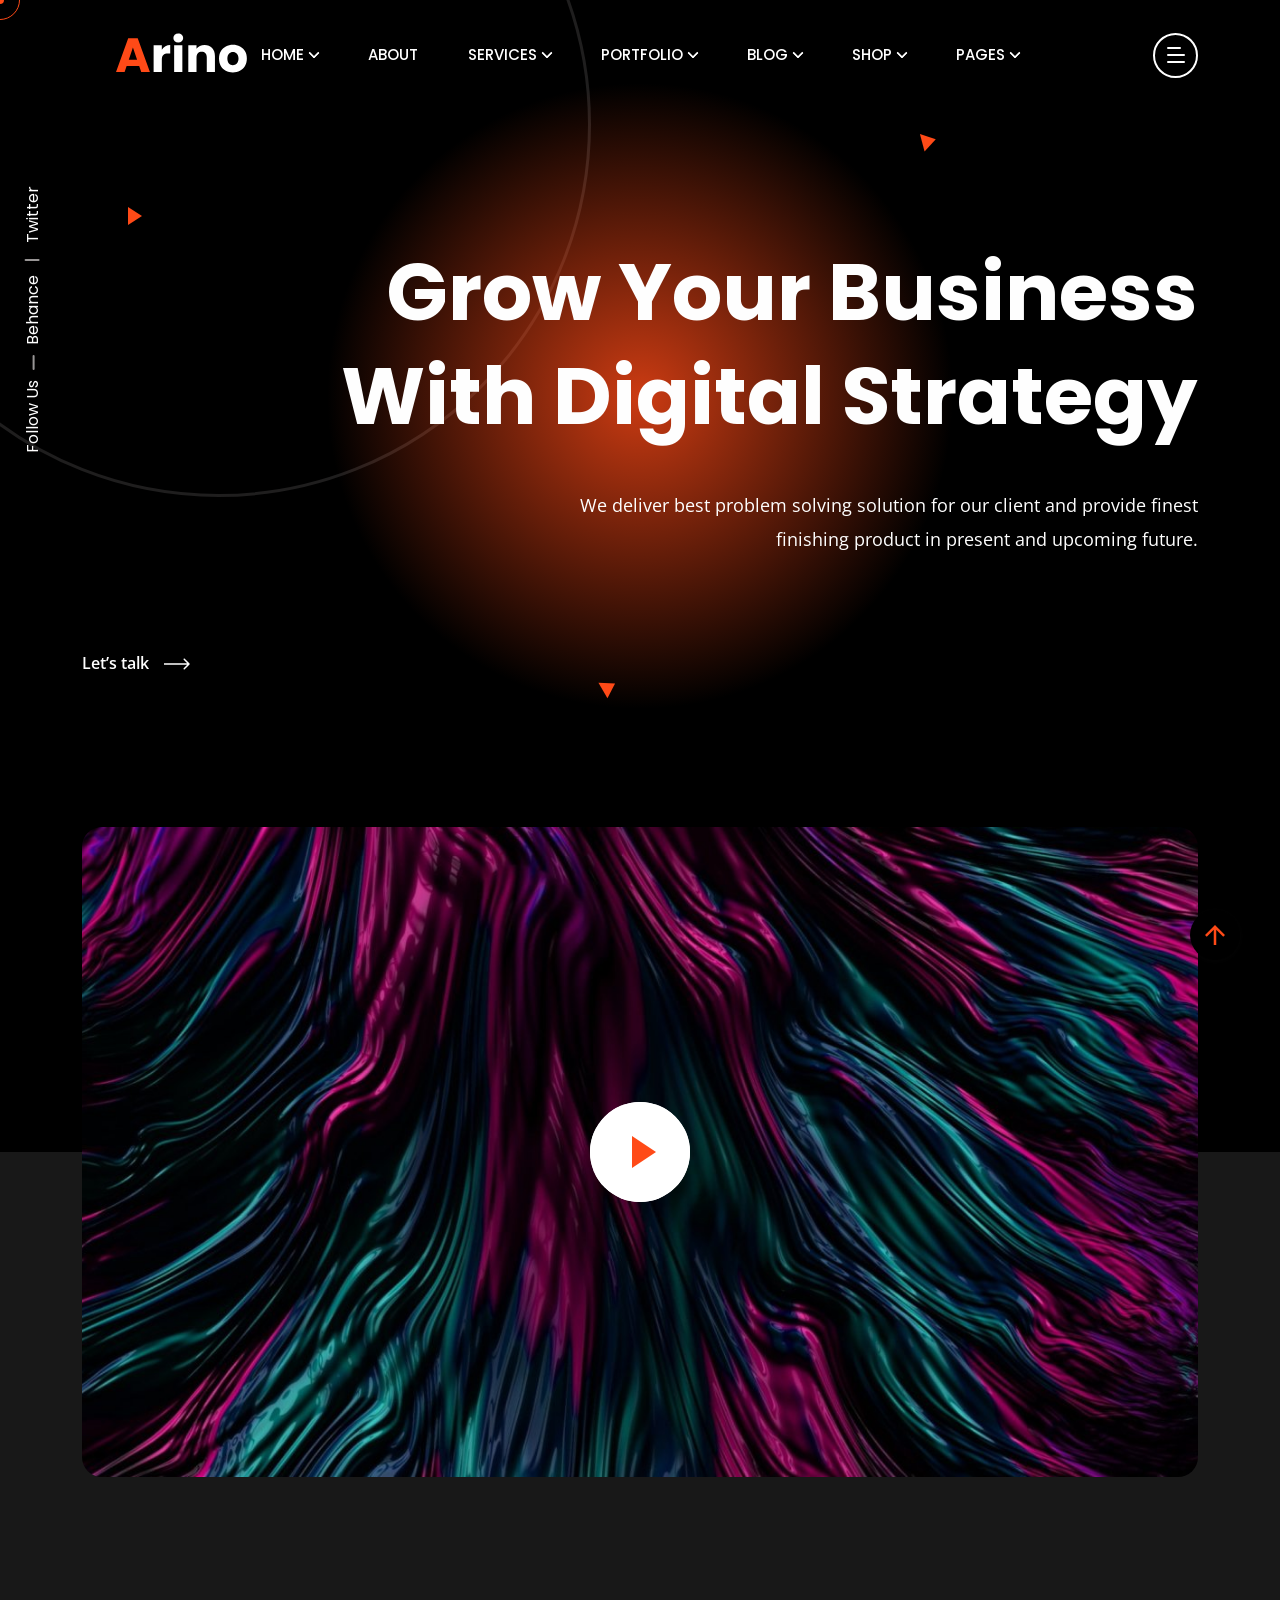
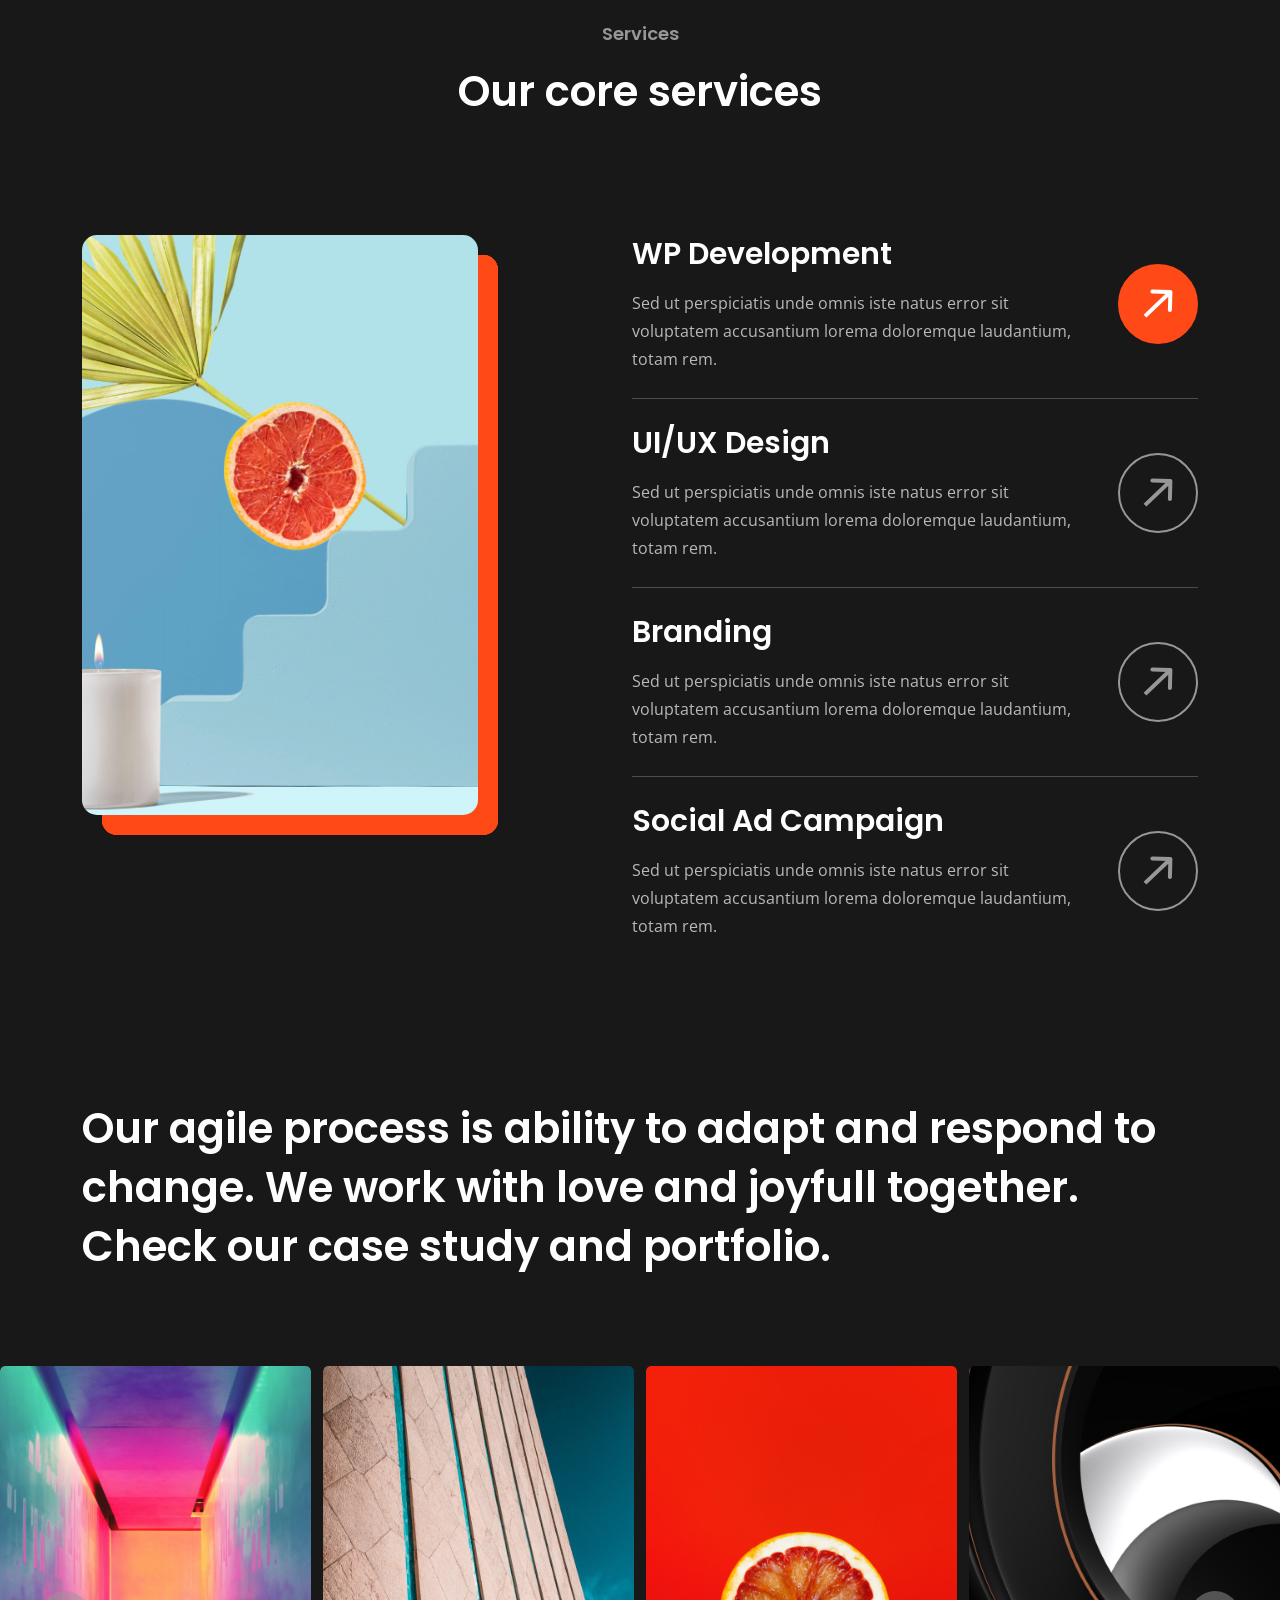
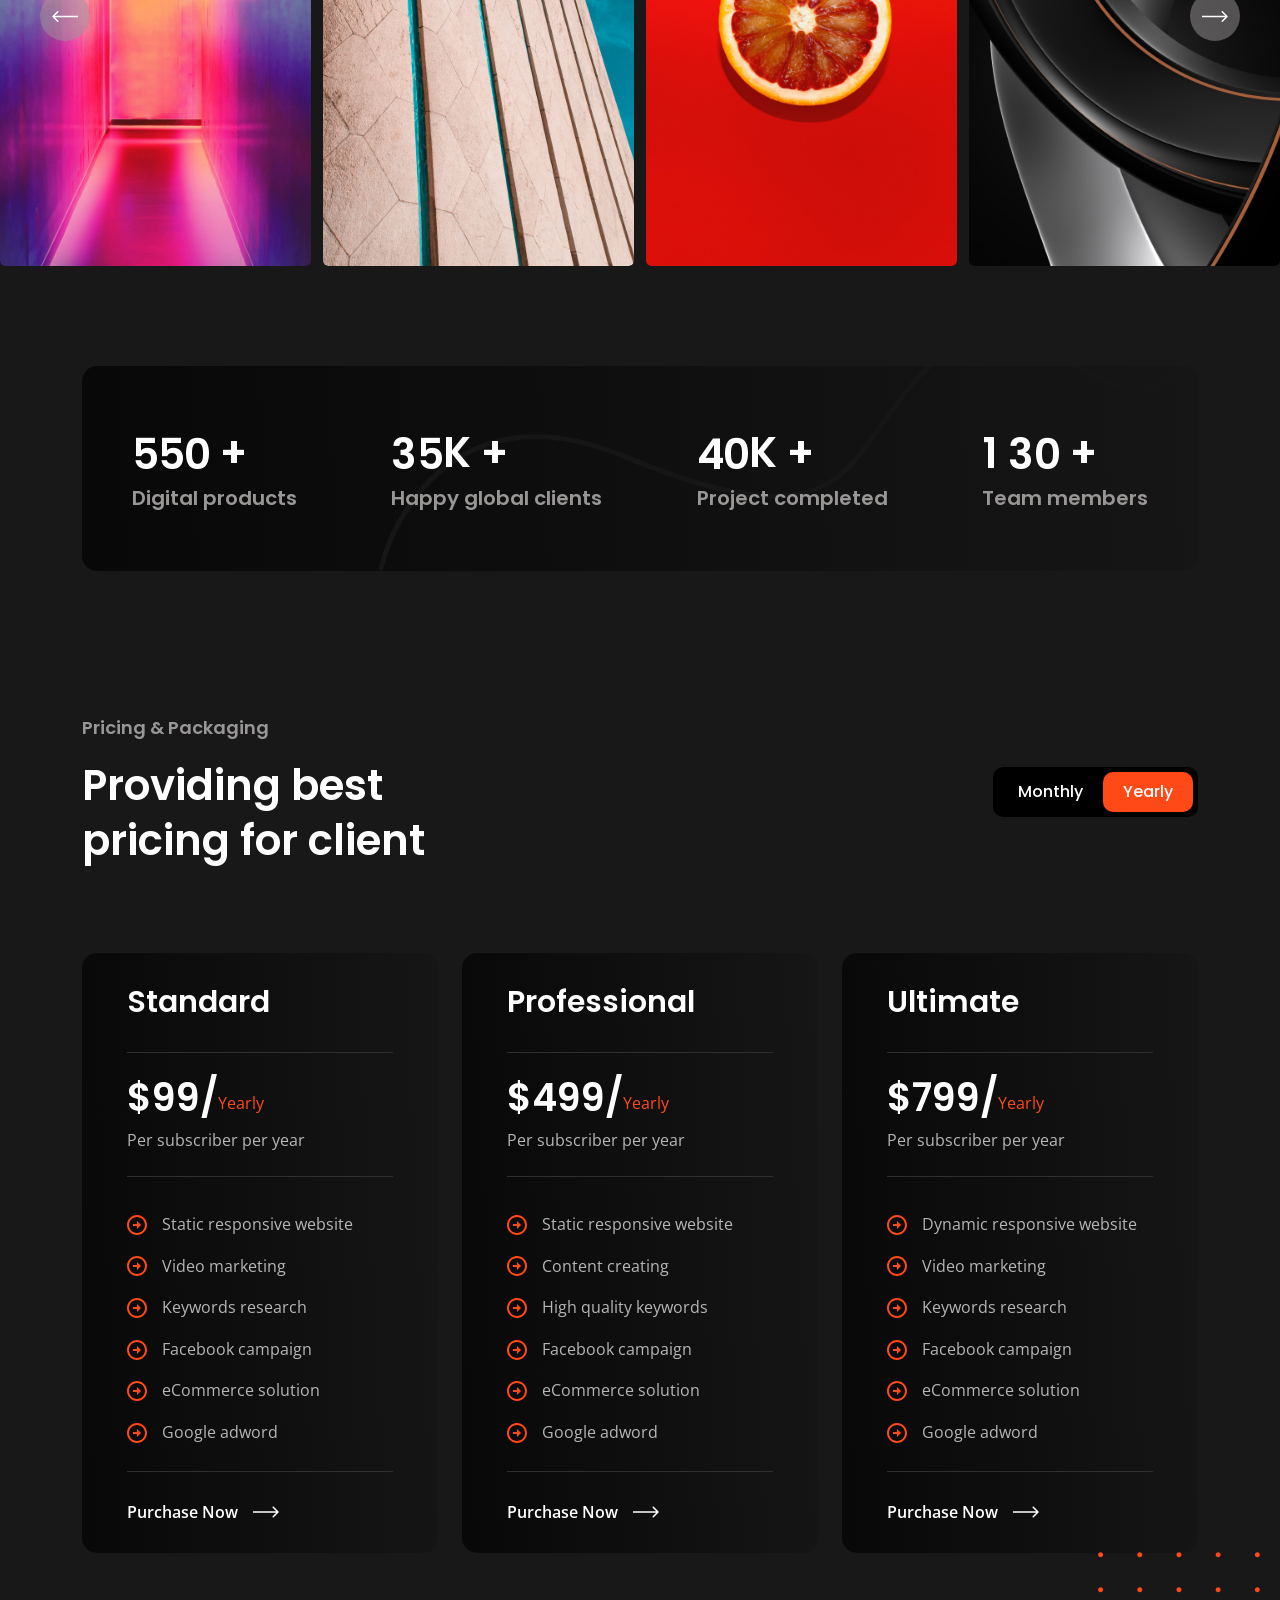
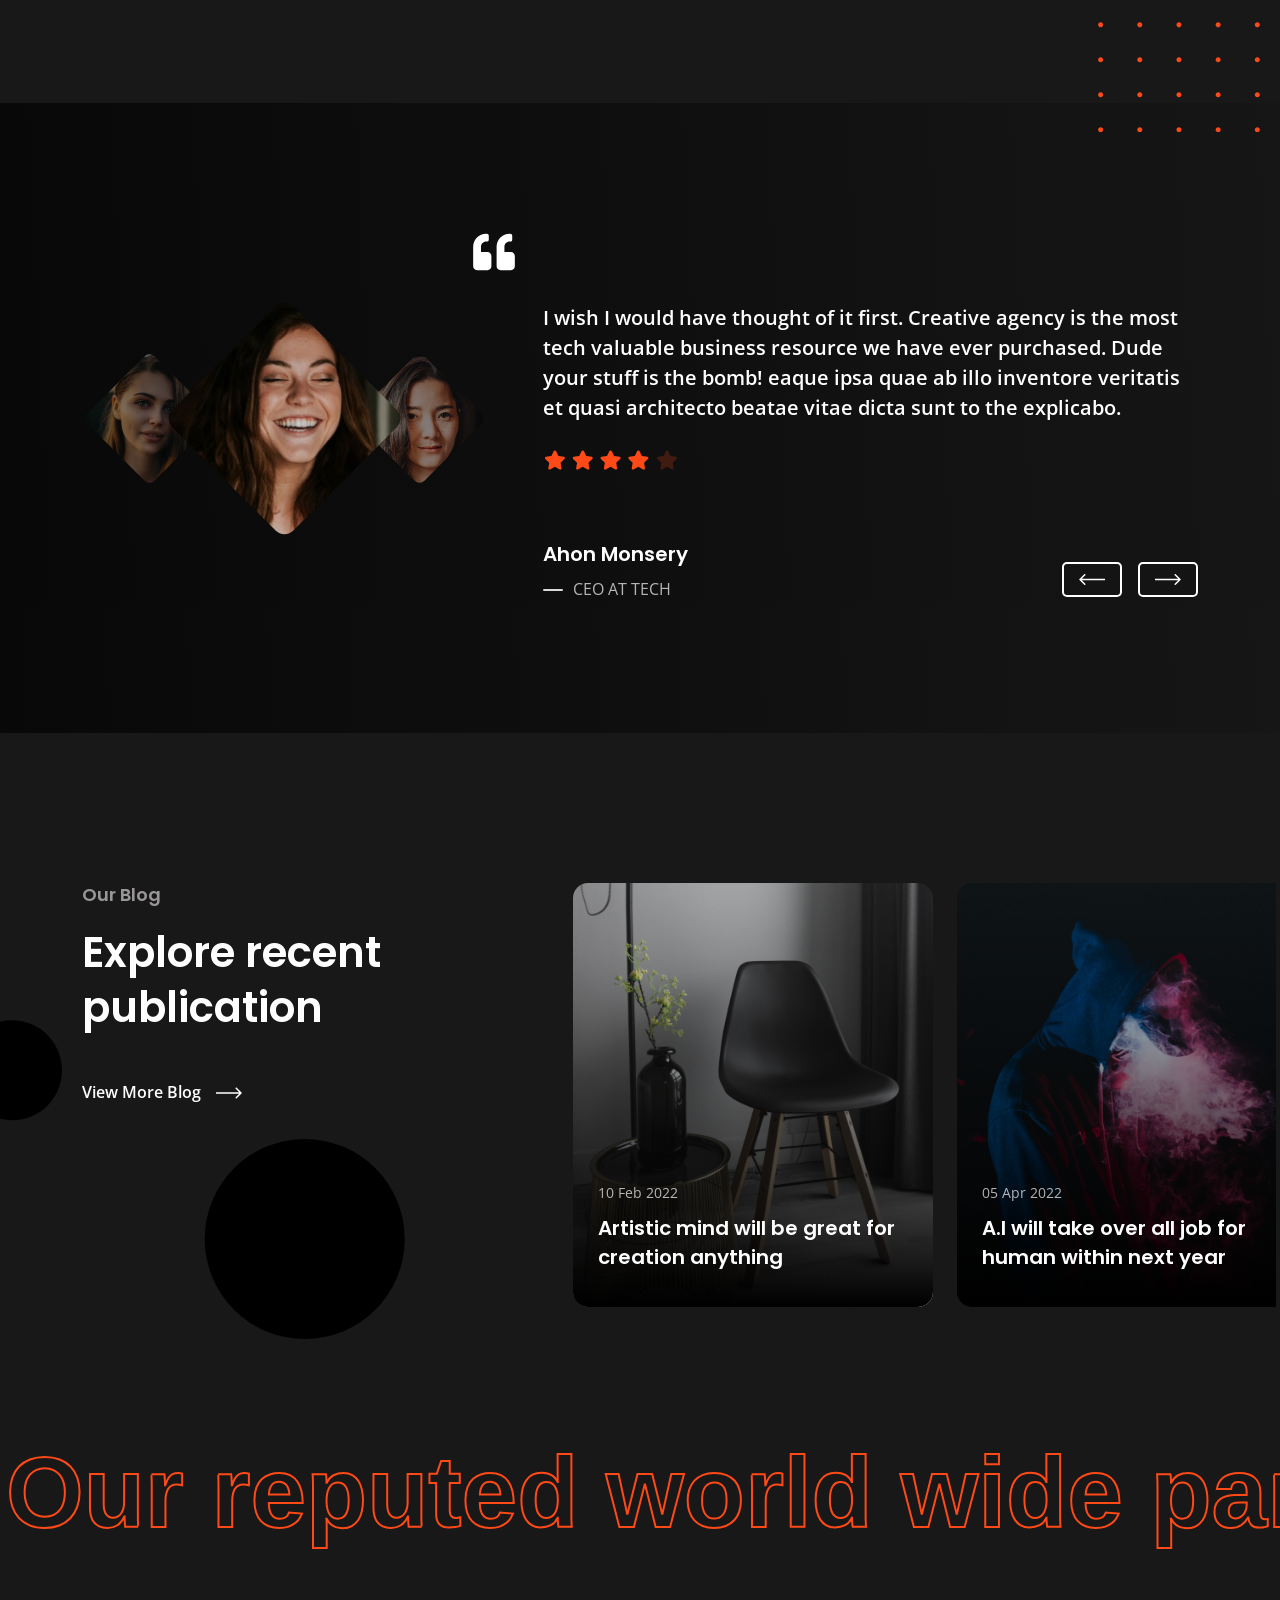
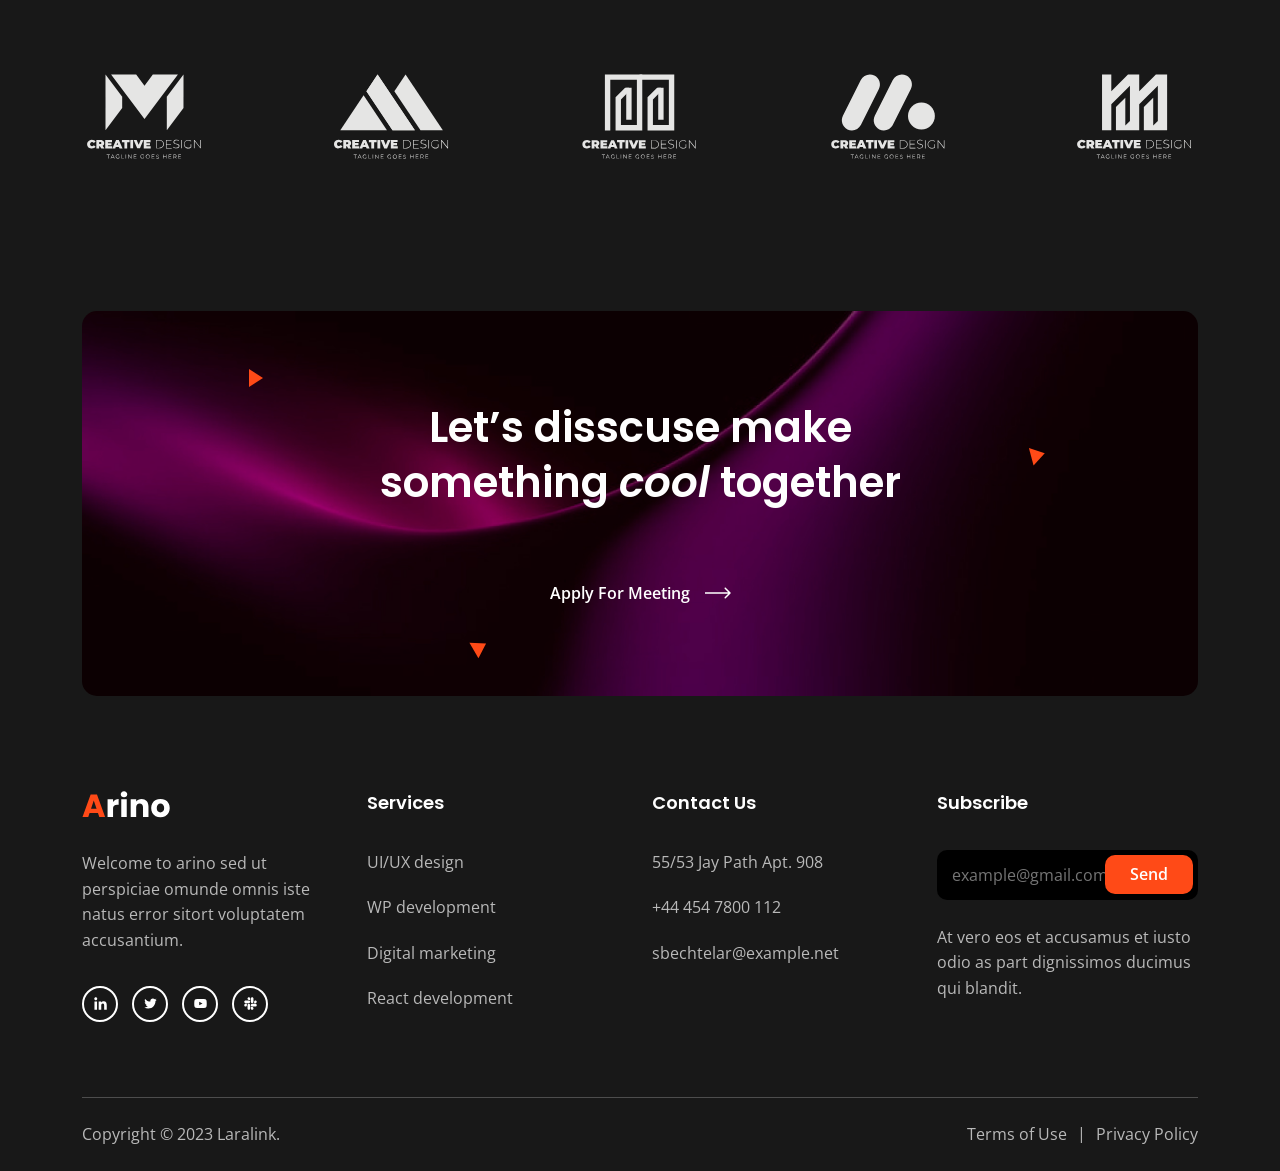
<file: marketing-agency.html>
<!DOCTYPE html>
<html class="no-js" lang="en">

<head>
  <!-- Meta Tags -->
  <meta charset="utf-8">
  <meta http-equiv="x-ua-compatible" content="ie=edge">
  <meta name="viewport" content="width=device-width, initial-scale=1">
  <meta name="author" content="Laralink">
  <!-- Favicon Icon -->
  <link rel="icon" href="assets/img/favicon.png">
  <!-- Site Title -->
  <title>Arino - Creative Agency Template</title>
  <link rel="stylesheet" href="assets/css/plugins/bootstrap.min.css">
  <link rel="stylesheet" href="assets/css/plugins/fontawesome.min.css">
  <link rel="stylesheet" href="assets/css/plugins/slick.css">
  <link rel="stylesheet" href="assets/css/plugins/lightgallery.min.css">
  <link rel="stylesheet" href="assets/css/plugins/animate.css">
  <link rel="stylesheet" href="assets/css/style.css">
</head>

<body>
  <div class="cs-preloader cs-center">
    <div class="cs-preloader_in"></div>
  </div>
  <!-- Start Header Section -->
  <header class="cs-site_header cs-style1 text-uppercase cs-sticky_header">
    <div class="cs-main_header">
      <div class="container">
        <div class="cs-main_header_in">
          <div class="cs-main_header_left">
            <a class="cs-site_branding" href="index.html">
              <img src="assets/img/logo.svg" alt="Logo">
            </a>
          </div>
          <div class="cs-main_header_center">
            <div class="cs-nav cs-primary_font cs-medium">
              <ul class="cs-nav_list">
                <li class="menu-item-has-children cs-mega_menu">
                  <a href="index.html">Home</a>
                  <ul class="cs-mega_wrapper">
                    <li>
                      <ul>
                        <li>
                          <a href="index.html" class="cs-nav_list_img">
                            <img src="assets/img/demo/main-home.jpeg" alt="Thumb">
                          </a>
                          <a href="index.html">Main Home</a>
                        </li>
                        <li>
                          <a href="showcase-portfolio.html" class="cs-nav_list_img">
                            <img src="assets/img/demo/showcase.jpeg" alt="Thumb">
                          </a>
                          <a href="showcase-portfolio.html">Showcase Portfolio</a>
                        </li>
                      </ul>
                    </li>
                    <li>
                      <ul>
                        <li>
                          <a href="photography-agency.html" class="cs-nav_list_img">
                            <img src="assets/img/demo/photography-agency.jpeg" alt="Thumb">
                          </a>
                          <a href="photography-agency.html">Photography Agency</a>
                        </li>
                        <li>
                          <a href="case-study-showcase.html" class="cs-nav_list_img">
                            <img src="assets/img/demo/case_study_showcase.jpeg" alt="Thumb">
                          </a>
                          <a href="case-study-showcase.html">Case Study Showcase</a>
                        </li>
                      </ul>
                    </li>
                    <li>
                      <ul>
                        <li>
                          <a href="creative-portfolio.html" class="cs-nav_list_img">
                            <img src="assets/img/demo/portfolio.jpeg" alt="Thumb">
                          </a>
                          <a href="creative-portfolio.html">Creative Portfolio</a>
                        </li>
                      </ul>
                    </li>
                    <li>
                      <ul>
                        <li>
                          <a href="digital-agency.html" class="cs-nav_list_img">
                            <img src="assets/img/demo/digital-agency.jpeg" alt="Thumb">
                          </a>
                          <a href="digital-agency.html">Digital Agency</a>
                        </li>
                      </ul>
                    </li>
                    <li>
                      <ul>
                        <li>
                          <a href="marketing-agency.html" class="cs-nav_list_img">
                            <img src="assets/img/demo/marketing.jpeg" alt="Thumb">
                          </a>
                          <a href="marketing-agency.html">Marketing Agency</a>
                        </li>
                      </ul>
                    </li>
                    <li>
                      <ul>
                        <li>
                          <a href="freelancer-agency.html" class="cs-nav_list_img">
                            <img src="assets/img/demo/freelancer-agency.jpeg" alt="Thumb">
                            <span class="cs-header_badge">New</span>
                          </a>
                          <a href="freelancer-agency.html">Freelancing Agency</a>
                        </li>
                      </ul>
                    </li>
                    <li>
                      <ul>
                        <li>
                          <a href="https://arino-html-rtl.vercel.app" target="_blank" class="cs-nav_list_img">
                            <img src="assets/img/demo/rtl.jpeg" alt="Thumb">
                            <span class="cs-header_badge">New</span>
                          </a>
                          <a href="https://arino-html-rtl.vercel.app" target="_blank">RTL Demo</a>
                        </li>
                      </ul>
                    </li>
                  </ul>
                </li>
                <li><a href="about.html">About</a></li>
                <li class="menu-item-has-children"><a href="service.html">Services</a>
                  <ul>
                    <li><a href="service.html">Services</a></li>
                    <li><a href="service-details.html">Service Details</a></li>
                  </ul>
                </li>
                <li class="menu-item-has-children"><a href="portfolio.html">Portfolio</a>
                  <ul>
                    <li><a href="portfolio.html">Portfolio</a></li>
                    <li><a href="portfolio-details.html">Portfolio Details</a></li>
                  </ul>
                </li>
                <li class="menu-item-has-children"><a href="blog.html">Blog</a>
                  <ul>
                    <li><a href="blog.html">Blog</a></li>
                    <li><a href="blog-details.html">Blog Details</a></li>
                  </ul>
                </li>
                <li class="menu-item-has-children">
                  <a href="shop.html">Shop</a>
                  <ul>
                    <li>
                      <a href="shop.html">Our Shop</a>
                    </li>
                    <li>
                      <a href="shop-product-details.html">Shop Details</a>
                    </li>
                    <li>
                      <a href="shop-cart.html">Cart</a>
                    </li>
                    <li>
                      <a href="shop-checkout.html">Checkout</a>
                    </li>
                    <li>
                      <a href="shop-order-recived.html">Success Order</a>
                    </li>
                    <li>
                      <a href="shop-wishlist.html">Wishlist</a>
                    </li>
                  </ul>
                </li>
                <li class="menu-item-has-children"><a href="#">Pages</a>
                  <ul>
                    <li><a href="contact.html">Contact</a></li>
                    <li><a href="team.html">Team</a></li>
                    <li><a href="team-details.html">Team Details</a></li>
                    <li><a href="case-study.html">Case Study Details</a></li>
                    <li><a href="faq.html">FAQ</a></li>
                  </ul>
                </li>
              </ul>
            </div>
          </div>
          <div class="cs-main_header_right">
            <div class="cs-toolbox">
              <span class="cs-icon_btn">
                <span class="cs-icon_btn_in">
                  <span></span>
                  <span></span>
                  <span></span>
                  <span></span>
                </span>
              </span>
            </div>
          </div>
        </div>
      </div>
    </div>
  </header>
  <div class="cs-side_header">
    <button class="cs-close"></button>
    <div class="cs-side_header_overlay"></div>
    <div class="cs-side_header_in">
      <div class="cs-side_header_shape"></div>
      <a class="cs-site_branding" href="index.html">
        <img src="assets/img/footer_logo.svg" alt="Logo">
      </a>
      <div class="cs-side_header_box">
        <h2 class="cs-side_header_heading">Do you have a project in your  <br> mind? Keep connect us.</h2>
      </div>
      <div class="cs-side_header_box">
        <h3 class="cs-side_header_title cs-primary_color">Contact Us</h3>
        <ul class="cs-contact_info cs-style1 cs-mp0">
          <li>
            <svg width="18" height="18" viewBox="0 0 18 18" fill="none" xmlns="http://www.w3.org/2000/svg">
              <path d="M17 12.5C15.75 12.5 14.55 12.3 13.43 11.93C13.08 11.82 12.69 11.9 12.41 12.17L10.21 14.37C7.38 12.93 5.06 10.62 3.62 7.79L5.82 5.58C6.1 5.31 6.18 4.92 6.07 4.57C5.7 3.45 5.5 2.25 5.5 1C5.5 0.45 5.05 0 4.5 0H1C0.45 0 0 0.45 0 1C0 10.39 7.61 18 17 18C17.55 18 18 17.55 18 17V13.5C18 12.95 17.55 12.5 17 12.5ZM9 0V10L12 7H18V0H9Z" fill="#FF4A17"/>
            </svg>
            <span>+44 454 7800 112</span>
          </li>
          <li>
            <svg width="20" height="18" viewBox="0 0 20 18" fill="none" xmlns="http://www.w3.org/2000/svg">
              <path d="M20 6.98V16C20 17.1 19.1 18 18 18H2C0.9 18 0 17.1 0 16V4C0 2.9 0.9 2 2 2H12.1C12.04 2.32 12 2.66 12 3C12 4.48 12.65 5.79 13.67 6.71L10 9L2 4V6L10 11L15.3 7.68C15.84 7.88 16.4 8 17 8C18.13 8 19.16 7.61 20 6.98ZM14 3C14 4.66 15.34 6 17 6C18.66 6 20 4.66 20 3C20 1.34 18.66 0 17 0C15.34 0 14 1.34 14 3Z" fill="#FF4A17"/>
            </svg>              
            <span>infotech@arino.com</span>
          </li>
          <li>
            <svg width="14" height="20" viewBox="0 0 14 20" fill="none" xmlns="http://www.w3.org/2000/svg">
              <path d="M7 0C3.13 0 0 3.13 0 7C0 12.25 7 20 7 20C7 20 14 12.25 14 7C14 3.13 10.87 0 7 0ZM7 9.5C5.62 9.5 4.5 8.38 4.5 7C4.5 5.62 5.62 4.5 7 4.5C8.38 4.5 9.5 5.62 9.5 7C9.5 8.38 8.38 9.5 7 9.5Z" fill="#FF4A17"/>
            </svg>              
            <span>50 Wall Street Suite, 44150 <br>Ohio, United States</span>
          </li>
        </ul>
      </div>
      <div class="cs-side_header_box">
        <h3 class="cs-side_header_title cs-primary_color">Subscribe</h3>
        <div class="cs-newsletter cs-style1">
          <form action="#" class="cs-newsletter_form">
            <input type="email" class="cs-newsletter_input" placeholder="example@gmail.com">
            <button class="cs-newsletter_btn"><span>Send</span></button>
          </form>
          <div class="cs-newsletter_text">At vero eos et accusamus et iusto odio as part dignissimos ducimus qui blandit.</div>
        </div>
      </div>
      <div class="cs-side_header_box">
        <div class="cs-social_btns cs-style1">
          <a href="#" class="cs-center">
            <svg width="15" height="15" viewBox="0 0 15 15" fill="none" xmlns="http://www.w3.org/2000/svg">
              <path d="M4.04799 13.7497H1.45647V5.4043H4.04799V13.7497ZM2.75084 4.2659C1.92215 4.2659 1.25 3.57952 1.25 2.75084C1.25 2.35279 1.40812 1.97105 1.68958 1.68958C1.97105 1.40812 2.35279 1.25 2.75084 1.25C3.14888 1.25 3.53063 1.40812 3.81209 1.68958C4.09355 1.97105 4.25167 2.35279 4.25167 2.75084C4.25167 3.57952 3.57924 4.2659 2.75084 4.2659ZM13.7472 13.7497H11.1613V9.68722C11.1613 8.71903 11.1417 7.4774 9.81389 7.4774C8.46652 7.4774 8.26004 8.5293 8.26004 9.61747V13.7497H5.67132V5.4043H8.15681V6.54269H8.19308C8.53906 5.887 9.38421 5.19503 10.6451 5.19503C13.2679 5.19503 13.75 6.92215 13.75 9.16546V13.7497H13.7472Z" fill="white"></path>
            </svg> 
          </a>
          <a href="#" class="cs-center">
            <svg width="13" height="11" viewBox="0 0 13 11" fill="none" xmlns="http://www.w3.org/2000/svg">
              <path d="M11.4651 2.95396C11.4731 3.065 11.4731 3.17606 11.4731 3.2871C11.4731 6.67383 8.89535 10.5761 4.18402 10.5761C2.73255 10.5761 1.38421 10.1557 0.25 9.42608C0.456226 9.44986 0.654494 9.4578 0.868655 9.4578C2.06629 9.4578 3.16879 9.0533 4.04918 8.36326C2.92291 8.33946 1.97906 7.60183 1.65386 6.5866C1.81251 6.61038 1.97112 6.62624 2.1377 6.62624C2.36771 6.62624 2.59774 6.59451 2.81188 6.53901C1.63802 6.30105 0.757595 5.26996 0.757595 4.02472V3.99301C1.09864 4.18336 1.49524 4.30233 1.91558 4.31818C1.22554 3.85814 0.773464 3.07294 0.773464 2.1846C0.773464 1.70872 0.900344 1.27249 1.12244 0.891774C2.38355 2.44635 4.27919 3.46156 6.40481 3.57262C6.36516 3.38226 6.34136 3.184 6.34136 2.9857C6.34136 1.57388 7.4835 0.423828 8.90323 0.423828C9.64086 0.423828 10.3071 0.733156 10.7751 1.23284C11.354 1.1218 11.9093 0.907643 12.401 0.614185C12.2106 1.20906 11.8061 1.70875 11.2748 2.02598C11.7903 1.97049 12.29 1.82769 12.75 1.62942C12.4011 2.13702 11.9648 2.5891 11.4651 2.95396V2.95396Z" fill="white"></path>
            </svg>                    
          </a>
          <a href="#" class="cs-center">
            <svg width="13" height="9" viewBox="0 0 13 9" fill="none" xmlns="http://www.w3.org/2000/svg">
              <path d="M12.4888 1.48066C12.345 0.939353 11.9215 0.513038 11.3837 0.368362C10.4089 0.105469 6.5 0.105469 6.5 0.105469C6.5 0.105469 2.59116 0.105469 1.61633 0.368362C1.07853 0.513061 0.65496 0.939353 0.5112 1.48066C0.25 2.4618 0.25 4.50887 0.25 4.50887C0.25 4.50887 0.25 6.55595 0.5112 7.53709C0.65496 8.0784 1.07853 8.48695 1.61633 8.63163C2.59116 8.89452 6.5 8.89452 6.5 8.89452C6.5 8.89452 10.4088 8.89452 11.3837 8.63163C11.9215 8.48695 12.345 8.0784 12.4888 7.53709C12.75 6.55595 12.75 4.50887 12.75 4.50887C12.75 4.50887 12.75 2.4618 12.4888 1.48066V1.48066ZM5.22158 6.36746V2.65029L8.48861 4.50892L5.22158 6.36746V6.36746Z" fill="white"></path>
            </svg>                    
          </a>
          <a href="#" class="cs-center">
            <svg width="13" height="13" viewBox="0 0 13 13" fill="none" xmlns="http://www.w3.org/2000/svg">
              <path d="M2.87612 8.149C2.87612 8.87165 2.28571 9.46205 1.56306 9.46205C0.840402 9.46205 0.25 8.87165 0.25 8.149C0.25 7.42634 0.840402 6.83594 1.56306 6.83594H2.87612V8.149ZM3.53795 8.149C3.53795 7.42634 4.12835 6.83594 4.851 6.83594C5.57366 6.83594 6.16406 7.42634 6.16406 8.149V11.4369C6.16406 12.1596 5.57366 12.75 4.851 12.75C4.12835 12.75 3.53795 12.1596 3.53795 11.4369V8.149ZM4.851 2.87612C4.12835 2.87612 3.53795 2.28571 3.53795 1.56306C3.53795 0.840402 4.12835 0.25 4.851 0.25C5.57366 0.25 6.16406 0.840402 6.16406 1.56306V2.87612H4.851V2.87612ZM4.851 3.53795C5.57366 3.53795 6.16406 4.12835 6.16406 4.851C6.16406 5.57366 5.57366 6.16406 4.851 6.16406H1.56306C0.840402 6.16406 0.25 5.57366 0.25 4.851C0.25 4.12835 0.840402 3.53795 1.56306 3.53795H4.851V3.53795ZM10.1239 4.851C10.1239 4.12835 10.7143 3.53795 11.4369 3.53795C12.1596 3.53795 12.75 4.12835 12.75 4.851C12.75 5.57366 12.1596 6.16406 11.4369 6.16406H10.1239V4.851V4.851ZM9.46205 4.851C9.46205 5.57366 8.87165 6.16406 8.149 6.16406C7.42634 6.16406 6.83594 5.57366 6.83594 4.851V1.56306C6.83594 0.840402 7.42634 0.25 8.149 0.25C8.87165 0.25 9.46205 0.840402 9.46205 1.56306V4.851V4.851ZM8.149 10.1239C8.87165 10.1239 9.46205 10.7143 9.46205 11.4369C9.46205 12.1596 8.87165 12.75 8.149 12.75C7.42634 12.75 6.83594 12.1596 6.83594 11.4369V10.1239H8.149ZM8.149 9.46205C7.42634 9.46205 6.83594 8.87165 6.83594 8.149C6.83594 7.42634 7.42634 6.83594 8.149 6.83594H11.4369C12.1596 6.83594 12.75 7.42634 12.75 8.149C12.75 8.87165 12.1596 9.46205 11.4369 9.46205H8.149Z" fill="white"></path>
            </svg>                    
          </a>
        </div>
      </div>
    </div>
  </div>
  <!-- End Header Section -->
  
  <!-- Start Hero -->
  <div class="cs-hero cs-style3 cs-bg cs-fixed_bg cs-shape_wrap_1" id="home">
    <div class="cs-shape_1"></div>
    <div class="cs-shape_1"></div>
    <div class="cs-shape_1"></div>
    <div class="cs-circle_1"></div>
    <div class="cs-circle_2"></div>
    <div class="container">
      <div class="cs-hero_text">
        <h1 class="cs-hero_title text-end wow fadeInRight" data-wow-duration="0.8s" data-wow-delay="0.2s">
          Grow Your Business<br> With Digital Strategy
        </h1>
        <div class="cs-hero_subtitle text-end">We deliver best problem solving solution for our client and provide finest finishing product in present and upcoming future.</div>
        <a href="contact.html" class="cs-text_btn">
          <span>Let’s talk</span>
          <svg width="26" height="12" viewBox="0 0 26 12" fill="none" xmlns="http://www.w3.org/2000/svg">
            <path d="M25.5303 6.53033C25.8232 6.23744 25.8232 5.76256 25.5303 5.46967L20.7574 0.696699C20.4645 0.403806 19.9896 0.403806 19.6967 0.696699C19.4038 0.989593 19.4038 1.46447 19.6967 1.75736L23.9393 6L19.6967 10.2426C19.4038 10.5355 19.4038 11.0104 19.6967 11.3033C19.9896 11.5962 20.4645 11.5962 20.7574 11.3033L25.5303 6.53033ZM0 6.75H25V5.25H0V6.75Z" fill="currentColor"/>
          </svg>                
        </a>
      </div>
    </div>
    <div class="cs-hero_social_wrap cs-left_side cs-primary_font cs-primary_color">
      <div class="cs-hero_social_title">Follow Us</div>
      <ul class="cs-hero_social_links">
        <li><a href="">Behance</a></li>
        <li><a href="">Twitter</a></li>
      </ul>
    </div>
  </div>
  <!-- End Hero -->
  <!-- Start Video Block -->
  <div class="cs-video_block_1_wrap">
    <div class="container">
      <a href="https://www.youtube.com/watch?v=VcaAVWtP48A" class="cs-video_block cs-style1 cs-video_open cs-bg" data-src="assets/img/video_bg_2.jpeg">
        <span class="cs-player_btn cs-accent_color">
          <span></span>       
        </span>
      </a>
    </div>
  </div>
  <!-- End Video Block -->
  <div class="cs-height_145 cs-height_lg_80"></div>
  <!-- Start services Project -->
  <section>
    <div class="container">
      <div class="cs-section_heading cs-style1 text-center">
        <h3 class="cs-section_subtitle">Services</h3>
        <h2 class="cs-section_title wow fadeInUp" data-wow-duration="0.8s" data-wow-delay="0.2s">Our core services</h2>
      </div>
    </div>
    <div class="cs-height_90 cs-height_lg_45"></div>
    <div class="container">
      <div class="cs-iconbox_3_list">
        <div class="cs-hover_tab active">
          <a href="service-details.html" class="cs-iconbox cs-style3">
            <div class="cs-image_layer cs-style1 cs-size_md">
              <div class="cs-image_layer_in">
                <img src="assets/img/service_7.jpeg" alt="Image" class="w-100 cs-radius_15">
              </div>
            </div>
            <span class="cs-iconbox_icon cs-center">
              <svg width="30" height="29" viewBox="0 0 30 29" fill="none" xmlns="http://www.w3.org/2000/svg">
                <path d="M29.3803 3.05172C29.4089 1.94752 28.537 1.02921 27.4328 1.00062L9.43879 0.534749C8.33459 0.506159 7.41628 1.37811 7.38769 2.48231C7.35911 3.58651 8.23106 4.50482 9.33526 4.53341L25.3299 4.94752L24.9158 20.9422C24.8872 22.0464 25.7592 22.9647 26.8634 22.9933C27.9676 23.0218 28.8859 22.1499 28.9144 21.0457L29.3803 3.05172ZM3.37714 28.5502L28.7581 4.4503L26.0039 1.54961L0.622863 25.6495L3.37714 28.5502Z" fill="currentColor"/>
              </svg>                  
            </span>
            <div class="cs-iconbox_in">
              <h2 class="cs-iconbox_title">WP Development</h2>
              <div class="cs-iconbox_subtitle">Sed ut perspiciatis unde omnis iste natus error sit voluptatem accusantium lorema doloremque laudantium, totam rem.</div>
            </div>
          </a>
        </div>
        <div class="cs-hover_tab">
          <a href="service-details.html" class="cs-iconbox cs-style3">
            <div class="cs-image_layer cs-style1 cs-size_md">
              <div class="cs-image_layer_in">
                <img src="assets/img/service_8.jpeg" alt="Image" class="w-100 cs-radius_15">
              </div>
            </div>
            <span class="cs-iconbox_icon cs-center">
              <svg width="30" height="29" viewBox="0 0 30 29" fill="none" xmlns="http://www.w3.org/2000/svg">
                <path d="M29.3803 3.05172C29.4089 1.94752 28.537 1.02921 27.4328 1.00062L9.43879 0.534749C8.33459 0.506159 7.41628 1.37811 7.38769 2.48231C7.35911 3.58651 8.23106 4.50482 9.33526 4.53341L25.3299 4.94752L24.9158 20.9422C24.8872 22.0464 25.7592 22.9647 26.8634 22.9933C27.9676 23.0218 28.8859 22.1499 28.9144 21.0457L29.3803 3.05172ZM3.37714 28.5502L28.7581 4.4503L26.0039 1.54961L0.622863 25.6495L3.37714 28.5502Z" fill="currentColor"/>
              </svg>                  
            </span>
            <div class="cs-iconbox_in">
              <h2 class="cs-iconbox_title">UI/UX Design</h2>
              <div class="cs-iconbox_subtitle">Sed ut perspiciatis unde omnis iste natus error sit voluptatem accusantium lorema doloremque laudantium, totam rem.</div>
            </div>
          </a>
        </div>
        <div class="cs-hover_tab">
          <a href="service-details.html" class="cs-iconbox cs-style3">
            <div class="cs-image_layer cs-style1 cs-size_md">
              <div class="cs-image_layer_in">
                <img src="assets/img/service_9.jpeg" alt="Image" class="w-100 cs-radius_15">
              </div>
            </div>
            <span class="cs-iconbox_icon cs-center">
              <svg width="30" height="29" viewBox="0 0 30 29" fill="none" xmlns="http://www.w3.org/2000/svg">
                <path d="M29.3803 3.05172C29.4089 1.94752 28.537 1.02921 27.4328 1.00062L9.43879 0.534749C8.33459 0.506159 7.41628 1.37811 7.38769 2.48231C7.35911 3.58651 8.23106 4.50482 9.33526 4.53341L25.3299 4.94752L24.9158 20.9422C24.8872 22.0464 25.7592 22.9647 26.8634 22.9933C27.9676 23.0218 28.8859 22.1499 28.9144 21.0457L29.3803 3.05172ZM3.37714 28.5502L28.7581 4.4503L26.0039 1.54961L0.622863 25.6495L3.37714 28.5502Z" fill="currentColor"/>
              </svg>                  
            </span>
            <div class="cs-iconbox_in">
              <h2 class="cs-iconbox_title">Branding</h2>
              <div class="cs-iconbox_subtitle">Sed ut perspiciatis unde omnis iste natus error sit voluptatem accusantium lorema doloremque laudantium, totam rem.</div>
            </div>
          </a>
        </div>
        <div class="cs-hover_tab">
          <a href="service-details.html" class="cs-iconbox cs-style3">
            <div class="cs-image_layer cs-style1 cs-size_md">
              <div class="cs-image_layer_in">
                <img src="assets/img/service_10.jpeg" alt="Image" class="w-100 cs-radius_15">
              </div>
            </div>
            <span class="cs-iconbox_icon cs-center">
              <svg width="30" height="29" viewBox="0 0 30 29" fill="none" xmlns="http://www.w3.org/2000/svg">
                <path d="M29.3803 3.05172C29.4089 1.94752 28.537 1.02921 27.4328 1.00062L9.43879 0.534749C8.33459 0.506159 7.41628 1.37811 7.38769 2.48231C7.35911 3.58651 8.23106 4.50482 9.33526 4.53341L25.3299 4.94752L24.9158 20.9422C24.8872 22.0464 25.7592 22.9647 26.8634 22.9933C27.9676 23.0218 28.8859 22.1499 28.9144 21.0457L29.3803 3.05172ZM3.37714 28.5502L28.7581 4.4503L26.0039 1.54961L0.622863 25.6495L3.37714 28.5502Z" fill="currentColor"/>
              </svg>                  
            </span>
            <div class="cs-iconbox_in">
              <h2 class="cs-iconbox_title">Social Ad Campaign</h2>
              <div class="cs-iconbox_subtitle">Sed ut perspiciatis unde omnis iste natus error sit voluptatem accusantium lorema doloremque laudantium, totam rem.</div>
            </div>
          </a>
        </div>
      </div>
      <div class="cs-height_50 cs-height_lg_50"></div>
    </div>
  </section>
  <!-- End services Project -->

  <div class="cs-height_85 cs-height_lg_30"></div>
  <!-- Start General Text -->
  <div class="container">
    <h2 class="cs-font_50 cs-m0 cs-line_height_4 wow fadeInUp" data-wow-duration="0.8s" data-wow-delay="0.2s">Our agile process is ability to adapt and respond to change. We work with love and joyfull together. Check our case study and portfolio.</h2>
  </div>
  <!-- End General Text -->
  <div class="cs-height_90 cs-height_lg_70"></div>

  <!-- Start Portfolio Section -->
  <section>
    <div class="cs-slider cs-style2 cs-gap-12">
      <div class="cs-slider_container" data-autoplay="0" data-loop="1" data-speed="600" data-center="0" data-slides-per-view="responsive" data-xs-slides="1" data-sm-slides="2" data-md-slides="3" data-lg-slides="4" data-add-slides="4">
        <div class="cs-slider_wrapper">
          <div class="cs-slide">
            <a href="portfolio-details.html" class="cs-portfolio cs-style1 cs-type2 cs-size3">
              <div class="cs-portfolio_hover"></div>
              <div class="cs-portfolio_bg cs-bg" data-src="assets/img/portfolio_31.jpeg"></div>
              <div class="cs-portfolio_info">
                <div class="cs-portfolio_info_bg cs-accent_bg"></div>
                <h2 class="cs-portfolio_title">Colorful Art Work</h2>
                <div class="cs-portfolio_subtitle">See Details</div>
              </div>
            </a>
          </div><!-- .cs-slide -->
          <div class="cs-slide">
            <a href="portfolio-details.html" class="cs-portfolio cs-style1 cs-type2 cs-size3">
              <div class="cs-portfolio_hover"></div>
              <div class="cs-portfolio_bg cs-bg" data-src="assets/img/portfolio_32.jpeg"></div>
              <div class="cs-portfolio_info">
                <div class="cs-portfolio_info_bg cs-accent_bg"></div>
                <h2 class="cs-portfolio_title">Colorful Art Work</h2>
                <div class="cs-portfolio_subtitle">See Details</div>
              </div>
            </a>
          </div><!-- .cs-slide -->
          <div class="cs-slide">
            <a href="portfolio-details.html" class="cs-portfolio cs-style1 cs-type2 cs-size3">
              <div class="cs-portfolio_hover"></div>
              <div class="cs-portfolio_bg cs-bg" data-src="assets/img/portfolio_33.jpeg"></div>
              <div class="cs-portfolio_info">
                <div class="cs-portfolio_info_bg cs-accent_bg"></div>
                <h2 class="cs-portfolio_title">Colorful Art Work</h2>
                <div class="cs-portfolio_subtitle">See Details</div>
              </div>
            </a>
          </div><!-- .cs-slide -->
          <div class="cs-slide">
            <a href="portfolio-details.html" class="cs-portfolio cs-style1 cs-type2 cs-size3">
              <div class="cs-portfolio_hover"></div>
              <div class="cs-portfolio_bg cs-bg" data-src="assets/img/portfolio_34.jpeg"></div>
              <div class="cs-portfolio_info">
                <div class="cs-portfolio_info_bg cs-accent_bg"></div>
                <h2 class="cs-portfolio_title">Colorful Art Work</h2>
                <div class="cs-portfolio_subtitle">See Details</div>
              </div>
            </a>
          </div><!-- .cs-slide -->
          <div class="cs-slide">
            <a href="portfolio-details.html" class="cs-portfolio cs-style1 cs-type2 cs-size3">
              <div class="cs-portfolio_hover"></div>
              <div class="cs-portfolio_bg cs-bg" data-src="assets/img/portfolio_31.jpeg"></div>
              <div class="cs-portfolio_info">
                <div class="cs-portfolio_info_bg cs-accent_bg"></div>
                <h2 class="cs-portfolio_title">Colorful Art Work</h2>
                <div class="cs-portfolio_subtitle">See Details</div>
              </div>
            </a>
          </div><!-- .cs-slide -->
          <div class="cs-slide">
            <a href="portfolio-details.html" class="cs-portfolio cs-style1 cs-type2 cs-size3">
              <div class="cs-portfolio_hover"></div>
              <div class="cs-portfolio_bg cs-bg" data-src="assets/img/portfolio_32.jpeg"></div>
              <div class="cs-portfolio_info">
                <div class="cs-portfolio_info_bg cs-accent_bg"></div>
                <h2 class="cs-portfolio_title">Colorful Art Work</h2>
                <div class="cs-portfolio_subtitle">See Details</div>
              </div>
            </a>
          </div><!-- .cs-slide -->
          <div class="cs-slide">
            <a href="portfolio-details.html" class="cs-portfolio cs-style1 cs-type2 cs-size3">
              <div class="cs-portfolio_hover"></div>
              <div class="cs-portfolio_bg cs-bg" data-src="assets/img/portfolio_33.jpeg"></div>
              <div class="cs-portfolio_info">
                <div class="cs-portfolio_info_bg cs-accent_bg"></div>
                <h2 class="cs-portfolio_title">Colorful Art Work</h2>
                <div class="cs-portfolio_subtitle">See Details</div>
              </div>
            </a>
          </div><!-- .cs-slide -->
          <div class="cs-slide">
            <a href="portfolio-details.html" class="cs-portfolio cs-style1 cs-type2 cs-size3">
              <div class="cs-portfolio_hover"></div>
              <div class="cs-portfolio_bg cs-bg" data-src="assets/img/portfolio_34.jpeg"></div>
              <div class="cs-portfolio_info">
                <div class="cs-portfolio_info_bg cs-accent_bg"></div>
                <h2 class="cs-portfolio_title">Colorful Art Work</h2>
                <div class="cs-portfolio_subtitle">See Details</div>
              </div>
            </a>
          </div><!-- .cs-slide -->
        </div>
      </div><!-- .cs-slider_container -->
      <div class="cs-pagination cs-style1 cs-hidden_desktop"></div>
      <div class="cs-slider_arrows cs-style2 cs-primary_color">
        <div class="cs-left_arrow cs-center">
          <svg width="26" height="13" viewBox="0 0 26 13" fill="none" xmlns="http://www.w3.org/2000/svg">
            <path d="M0.469791 5.96967C0.176899 6.26256 0.176899 6.73744 0.469791 7.03033L5.24276 11.8033C5.53566 12.0962 6.01053 12.0962 6.30342 11.8033C6.59632 11.5104 6.59632 11.0355 6.30342 10.7426L2.06078 6.5L6.30342 2.25736C6.59632 1.96447 6.59632 1.48959 6.30342 1.1967C6.01053 0.903806 5.53566 0.903806 5.24276 1.1967L0.469791 5.96967ZM26.0001 5.75L1.00012 5.75V7.25L26.0001 7.25V5.75Z" fill="currentColor"/>
          </svg>                  
        </div>
        <div class="cs-right_arrow cs-center">
          <svg width="26" height="13" viewBox="0 0 26 13" fill="none" xmlns="http://www.w3.org/2000/svg">
            <path d="M25.5305 7.03033C25.8233 6.73744 25.8233 6.26256 25.5305 5.96967L20.7575 1.1967C20.4646 0.903806 19.9897 0.903806 19.6968 1.1967C19.4039 1.48959 19.4039 1.96447 19.6968 2.25736L23.9395 6.5L19.6968 10.7426C19.4039 11.0355 19.4039 11.5104 19.6968 11.8033C19.9897 12.0962 20.4646 12.0962 20.7575 11.8033L25.5305 7.03033ZM0.00012207 7.25H25.0001V5.75H0.00012207V7.25Z" fill="currentColor"/>
          </svg>                  
        </div>
      </div>
    </div><!-- .cs-slider -->
  </section>
  <!-- End Portfolio Section -->

  <div class="cs-height_100 cs-height_lg_80"></div>
  <!-- Start FunFact -->
  <section>
    <div class="container">
      <div class="cs-funfact_wrap_2 cs-no_shadow">
        <div class="cs-funfact_shape" data-src="assets/img/funfact_shape_bg.svg"></div>
        <div class="cs-funfacts">
          <div>
            <div class="cs-funfact cs-style2">
              <div class="cs-funfact_number cs-primary_font cs-semi_bold cs-primary_color"><span data-count-to="550" class="odometer"></span> <span class="cs-plus">+</span></div>
              <h3 class="cs-funfact_title">Digital products</h3>
            </div>
          </div>
          <div>
            <div class="cs-funfact cs-style2">
              <div class="cs-funfact_number cs-primary_font cs-semi_bold cs-primary_color"><span data-count-to="35" class="odometer"></span>K <span class="cs-plus">+</span></div>
              <h3 class="cs-funfact_title">Happy global clients</h3>
            </div>
          </div>
          <div>
            <div class="cs-funfact cs-style2">
              <div class="cs-funfact_number cs-primary_font cs-semi_bold cs-primary_color"><span data-count-to="40" class="odometer"></span>K <span class="cs-plus">+</span></div>
              <h3 class="cs-funfact_title">Project completed</h3>
            </div>
          </div>
          <div>
            <div class="cs-funfact cs-style2">
              <div class="cs-funfact_number cs-primary_font cs-semi_bold cs-primary_color"><span data-count-to="130" class="odometer"></span> <span class="cs-plus">+</span></div>
              <h3 class="cs-funfact_title">Team members</h3>
            </div>
          </div>
        </div>
      </div>
    </div>
  </section>
  <!-- End FunFact -->
  <div class="cs-height_145 cs-height_lg_80"></div>
  <!-- Start Pricing Plan -->
  <section>
    <div class="container">
      <div class="cs-tabs cs-style1">
        <div class="cs-tabs_heading">
          <div class="cs-section_heading cs-style1">
            <h3 class="cs-section_subtitle">Pricing & Packaging</h3>
            <h2 class="cs-section_title">Providing best <br>pricing for client</h2>
          </div>
          <ul class="cs-tab_links cs-style1 cs-mp0 cs-primary_font">
            <li><a href="#tab_1">Monthly</a></li>
            <li class="active"><a href="#tab_2">Yearly</a></li>
          </ul>
        </div><!-- .cs-tabs_heading -->
        <div class="cs-height_85 cs-height_lg_40"></div>
        <div class="cs-tab_body">
          <div class="cs-tab" id="tab_1">
            <div class="row">
              <div class="col-lg-4">
                <div class="cs-pricing_table cs-style1">
                  <h2 class="cs-pricing_title">Standard</h2>
                  <div class="cs-pricing_info">
                    <div class="cs-price">
                      <h3 class="cs-white_color">$59/</h3>
                      <span class="cs-accent_color">Yearly</span>
                    </div>
                    <div class="cs-price_text">Per subscriber per year</div>
                  </div>
                  <ul class="cs-pricing_feature cs-mp0">
                    <li>
                      <span class="cs-feature_icon cs-accent_color">
                        <svg width="20" height="20" viewBox="0 0 20 20" fill="none" xmlns="http://www.w3.org/2000/svg">
                          <path d="M2 10C2 5.59 5.59 2 10 2C14.41 2 18 5.59 18 10C18 14.41 14.41 18 10 18C5.59 18 2 14.41 2 10ZM0 10C0 15.52 4.48 20 10 20C15.52 20 20 15.52 20 10C20 4.48 15.52 0 10 0C4.48 0 0 4.48 0 10ZM10 9H6L6 11H10V14L14 10L10 6L10 9Z" fill="currentColor"/>
                        </svg>
                      </span>
                      <span>Static responsive website</span>
                    </li>
                    <li>
                      <span class="cs-feature_icon cs-accent_color">
                        <svg width="20" height="20" viewBox="0 0 20 20" fill="none" xmlns="http://www.w3.org/2000/svg">
                          <path d="M2 10C2 5.59 5.59 2 10 2C14.41 2 18 5.59 18 10C18 14.41 14.41 18 10 18C5.59 18 2 14.41 2 10ZM0 10C0 15.52 4.48 20 10 20C15.52 20 20 15.52 20 10C20 4.48 15.52 0 10 0C4.48 0 0 4.48 0 10ZM10 9H6L6 11H10V14L14 10L10 6L10 9Z" fill="currentColor"/>
                        </svg>
                      </span>
                      <span>Video marketing</span>
                    </li>
                    <li>
                      <span class="cs-feature_icon cs-accent_color">
                        <svg width="20" height="20" viewBox="0 0 20 20" fill="none" xmlns="http://www.w3.org/2000/svg">
                          <path d="M2 10C2 5.59 5.59 2 10 2C14.41 2 18 5.59 18 10C18 14.41 14.41 18 10 18C5.59 18 2 14.41 2 10ZM0 10C0 15.52 4.48 20 10 20C15.52 20 20 15.52 20 10C20 4.48 15.52 0 10 0C4.48 0 0 4.48 0 10ZM10 9H6L6 11H10V14L14 10L10 6L10 9Z" fill="currentColor"/>
                        </svg>
                      </span>
                      <span>Keywords research</span>
                    </li>
                    <li>
                      <span class="cs-feature_icon cs-accent_color">
                        <svg width="20" height="20" viewBox="0 0 20 20" fill="none" xmlns="http://www.w3.org/2000/svg">
                          <path d="M2 10C2 5.59 5.59 2 10 2C14.41 2 18 5.59 18 10C18 14.41 14.41 18 10 18C5.59 18 2 14.41 2 10ZM0 10C0 15.52 4.48 20 10 20C15.52 20 20 15.52 20 10C20 4.48 15.52 0 10 0C4.48 0 0 4.48 0 10ZM10 9H6L6 11H10V14L14 10L10 6L10 9Z" fill="currentColor"/>
                        </svg>
                      </span>
                      <span>Facebook campaign</span>
                    </li>
                    <li>
                      <span class="cs-feature_icon cs-accent_color">
                        <svg width="20" height="20" viewBox="0 0 20 20" fill="none" xmlns="http://www.w3.org/2000/svg">
                          <path d="M2 10C2 5.59 5.59 2 10 2C14.41 2 18 5.59 18 10C18 14.41 14.41 18 10 18C5.59 18 2 14.41 2 10ZM0 10C0 15.52 4.48 20 10 20C15.52 20 20 15.52 20 10C20 4.48 15.52 0 10 0C4.48 0 0 4.48 0 10ZM10 9H6L6 11H10V14L14 10L10 6L10 9Z" fill="currentColor"/>
                        </svg>
                      </span>
                      <span>eCommerce solution</span>
                    </li>
                    <li>
                      <span class="cs-feature_icon cs-accent_color">
                        <svg width="20" height="20" viewBox="0 0 20 20" fill="none" xmlns="http://www.w3.org/2000/svg">
                          <path d="M2 10C2 5.59 5.59 2 10 2C14.41 2 18 5.59 18 10C18 14.41 14.41 18 10 18C5.59 18 2 14.41 2 10ZM0 10C0 15.52 4.48 20 10 20C15.52 20 20 15.52 20 10C20 4.48 15.52 0 10 0C4.48 0 0 4.48 0 10ZM10 9H6L6 11H10V14L14 10L10 6L10 9Z" fill="currentColor"/>
                        </svg>
                      </span>
                      <span>Google adword</span>
                    </li>
                  </ul>
                  <div class="cs-pricing_btn_wrap">
                    <a href="#" class="cs-text_btn">
                      <span>Purchase Now</span>
                      <svg width="26" height="12" viewBox="0 0 26 12" fill="none" xmlns="http://www.w3.org/2000/svg">
                        <path d="M25.5303 6.53033C25.8232 6.23744 25.8232 5.76256 25.5303 5.46967L20.7574 0.696699C20.4645 0.403806 19.9896 0.403806 19.6967 0.696699C19.4038 0.989593 19.4038 1.46447 19.6967 1.75736L23.9393 6L19.6967 10.2426C19.4038 10.5355 19.4038 11.0104 19.6967 11.3033C19.9896 11.5962 20.4645 11.5962 20.7574 11.3033L25.5303 6.53033ZM0 6.75H25V5.25H0V6.75Z" fill="currentColor"/>
                      </svg>                
                    </a>
                  </div>
                </div>
                <div class="cs-height_25 cs-height_lg_25"></div>
              </div>
              <div class="col-lg-4">
                <div class="cs-pricing_table cs-style1">
                  <h2 class="cs-pricing_title">Professional</h2>
                  <div class="cs-pricing_info">
                    <div class="cs-price">
                      <h3 class="cs-white_color">$299/</h3>
                      <span class="cs-accent_color">Yearly</span>
                    </div>
                    <div class="cs-price_text">Per subscriber per year</div>
                  </div>
                  <ul class="cs-pricing_feature cs-mp0">
                    <li>
                      <span class="cs-feature_icon cs-accent_color">
                        <svg width="20" height="20" viewBox="0 0 20 20" fill="none" xmlns="http://www.w3.org/2000/svg">
                          <path d="M2 10C2 5.59 5.59 2 10 2C14.41 2 18 5.59 18 10C18 14.41 14.41 18 10 18C5.59 18 2 14.41 2 10ZM0 10C0 15.52 4.48 20 10 20C15.52 20 20 15.52 20 10C20 4.48 15.52 0 10 0C4.48 0 0 4.48 0 10ZM10 9H6L6 11H10V14L14 10L10 6L10 9Z" fill="currentColor"/>
                        </svg>
                      </span>
                      <span>Static responsive website</span>
                    </li>
                    <li>
                      <span class="cs-feature_icon cs-accent_color">
                        <svg width="20" height="20" viewBox="0 0 20 20" fill="none" xmlns="http://www.w3.org/2000/svg">
                          <path d="M2 10C2 5.59 5.59 2 10 2C14.41 2 18 5.59 18 10C18 14.41 14.41 18 10 18C5.59 18 2 14.41 2 10ZM0 10C0 15.52 4.48 20 10 20C15.52 20 20 15.52 20 10C20 4.48 15.52 0 10 0C4.48 0 0 4.48 0 10ZM10 9H6L6 11H10V14L14 10L10 6L10 9Z" fill="currentColor"/>
                        </svg>
                      </span>
                      <span>Content creating</span>
                    </li>
                    <li>
                      <span class="cs-feature_icon cs-accent_color">
                        <svg width="20" height="20" viewBox="0 0 20 20" fill="none" xmlns="http://www.w3.org/2000/svg">
                          <path d="M2 10C2 5.59 5.59 2 10 2C14.41 2 18 5.59 18 10C18 14.41 14.41 18 10 18C5.59 18 2 14.41 2 10ZM0 10C0 15.52 4.48 20 10 20C15.52 20 20 15.52 20 10C20 4.48 15.52 0 10 0C4.48 0 0 4.48 0 10ZM10 9H6L6 11H10V14L14 10L10 6L10 9Z" fill="currentColor"/>
                        </svg>
                      </span>
                      <span>High quality keywords</span>
                    </li>
                    <li>
                      <span class="cs-feature_icon cs-accent_color">
                        <svg width="20" height="20" viewBox="0 0 20 20" fill="none" xmlns="http://www.w3.org/2000/svg">
                          <path d="M2 10C2 5.59 5.59 2 10 2C14.41 2 18 5.59 18 10C18 14.41 14.41 18 10 18C5.59 18 2 14.41 2 10ZM0 10C0 15.52 4.48 20 10 20C15.52 20 20 15.52 20 10C20 4.48 15.52 0 10 0C4.48 0 0 4.48 0 10ZM10 9H6L6 11H10V14L14 10L10 6L10 9Z" fill="currentColor"/>
                        </svg>
                      </span>
                      <span>Facebook campaign</span>
                    </li>
                    <li>
                      <span class="cs-feature_icon cs-accent_color">
                        <svg width="20" height="20" viewBox="0 0 20 20" fill="none" xmlns="http://www.w3.org/2000/svg">
                          <path d="M2 10C2 5.59 5.59 2 10 2C14.41 2 18 5.59 18 10C18 14.41 14.41 18 10 18C5.59 18 2 14.41 2 10ZM0 10C0 15.52 4.48 20 10 20C15.52 20 20 15.52 20 10C20 4.48 15.52 0 10 0C4.48 0 0 4.48 0 10ZM10 9H6L6 11H10V14L14 10L10 6L10 9Z" fill="currentColor"/>
                        </svg>
                      </span>
                      <span>eCommerce solution</span>
                    </li>
                    <li>
                      <span class="cs-feature_icon cs-accent_color">
                        <svg width="20" height="20" viewBox="0 0 20 20" fill="none" xmlns="http://www.w3.org/2000/svg">
                          <path d="M2 10C2 5.59 5.59 2 10 2C14.41 2 18 5.59 18 10C18 14.41 14.41 18 10 18C5.59 18 2 14.41 2 10ZM0 10C0 15.52 4.48 20 10 20C15.52 20 20 15.52 20 10C20 4.48 15.52 0 10 0C4.48 0 0 4.48 0 10ZM10 9H6L6 11H10V14L14 10L10 6L10 9Z" fill="currentColor"/>
                        </svg>
                      </span>
                      <span>Google adword</span>
                    </li>
                  </ul>
                  <div class="cs-pricing_btn_wrap">
                    <a href="#" class="cs-text_btn">
                      <span>Purchase Now</span>
                      <svg width="26" height="12" viewBox="0 0 26 12" fill="none" xmlns="http://www.w3.org/2000/svg">
                        <path d="M25.5303 6.53033C25.8232 6.23744 25.8232 5.76256 25.5303 5.46967L20.7574 0.696699C20.4645 0.403806 19.9896 0.403806 19.6967 0.696699C19.4038 0.989593 19.4038 1.46447 19.6967 1.75736L23.9393 6L19.6967 10.2426C19.4038 10.5355 19.4038 11.0104 19.6967 11.3033C19.9896 11.5962 20.4645 11.5962 20.7574 11.3033L25.5303 6.53033ZM0 6.75H25V5.25H0V6.75Z" fill="currentColor"/>
                      </svg>                
                    </a>
                  </div>
                </div>
                <div class="cs-height_25 cs-height_lg_25"></div>
              </div>
              <div class="col-lg-4">
                <div class="cs-pricing_table cs-style1">
                  <h2 class="cs-pricing_title">Ultimate</h2>
                  <div class="cs-pricing_info">
                    <div class="cs-price">
                      <h3 class="cs-white_color">$599/</h3>
                      <span class="cs-accent_color">Yearly</span>
                    </div>
                    <div class="cs-price_text">Per subscriber per year</div>
                  </div>
                  <ul class="cs-pricing_feature cs-mp0">
                    <li>
                      <span class="cs-feature_icon cs-accent_color">
                        <svg width="20" height="20" viewBox="0 0 20 20" fill="none" xmlns="http://www.w3.org/2000/svg">
                          <path d="M2 10C2 5.59 5.59 2 10 2C14.41 2 18 5.59 18 10C18 14.41 14.41 18 10 18C5.59 18 2 14.41 2 10ZM0 10C0 15.52 4.48 20 10 20C15.52 20 20 15.52 20 10C20 4.48 15.52 0 10 0C4.48 0 0 4.48 0 10ZM10 9H6L6 11H10V14L14 10L10 6L10 9Z" fill="currentColor"/>
                        </svg>
                      </span>
                      <span>Dynamic responsive website</span>
                    </li>
                    <li>
                      <span class="cs-feature_icon cs-accent_color">
                        <svg width="20" height="20" viewBox="0 0 20 20" fill="none" xmlns="http://www.w3.org/2000/svg">
                          <path d="M2 10C2 5.59 5.59 2 10 2C14.41 2 18 5.59 18 10C18 14.41 14.41 18 10 18C5.59 18 2 14.41 2 10ZM0 10C0 15.52 4.48 20 10 20C15.52 20 20 15.52 20 10C20 4.48 15.52 0 10 0C4.48 0 0 4.48 0 10ZM10 9H6L6 11H10V14L14 10L10 6L10 9Z" fill="currentColor"/>
                        </svg>
                      </span>
                      <span>Video marketing</span>
                    </li>
                    <li>
                      <span class="cs-feature_icon cs-accent_color">
                        <svg width="20" height="20" viewBox="0 0 20 20" fill="none" xmlns="http://www.w3.org/2000/svg">
                          <path d="M2 10C2 5.59 5.59 2 10 2C14.41 2 18 5.59 18 10C18 14.41 14.41 18 10 18C5.59 18 2 14.41 2 10ZM0 10C0 15.52 4.48 20 10 20C15.52 20 20 15.52 20 10C20 4.48 15.52 0 10 0C4.48 0 0 4.48 0 10ZM10 9H6L6 11H10V14L14 10L10 6L10 9Z" fill="currentColor"/>
                        </svg>
                      </span>
                      <span>Keywords research</span>
                    </li>
                    <li>
                      <span class="cs-feature_icon cs-accent_color">
                        <svg width="20" height="20" viewBox="0 0 20 20" fill="none" xmlns="http://www.w3.org/2000/svg">
                          <path d="M2 10C2 5.59 5.59 2 10 2C14.41 2 18 5.59 18 10C18 14.41 14.41 18 10 18C5.59 18 2 14.41 2 10ZM0 10C0 15.52 4.48 20 10 20C15.52 20 20 15.52 20 10C20 4.48 15.52 0 10 0C4.48 0 0 4.48 0 10ZM10 9H6L6 11H10V14L14 10L10 6L10 9Z" fill="currentColor"/>
                        </svg>
                      </span>
                      <span>Facebook campaign</span>
                    </li>
                    <li>
                      <span class="cs-feature_icon cs-accent_color">
                        <svg width="20" height="20" viewBox="0 0 20 20" fill="none" xmlns="http://www.w3.org/2000/svg">
                          <path d="M2 10C2 5.59 5.59 2 10 2C14.41 2 18 5.59 18 10C18 14.41 14.41 18 10 18C5.59 18 2 14.41 2 10ZM0 10C0 15.52 4.48 20 10 20C15.52 20 20 15.52 20 10C20 4.48 15.52 0 10 0C4.48 0 0 4.48 0 10ZM10 9H6L6 11H10V14L14 10L10 6L10 9Z" fill="currentColor"/>
                        </svg>
                      </span>
                      <span>eCommerce solution</span>
                    </li>
                    <li>
                      <span class="cs-feature_icon cs-accent_color">
                        <svg width="20" height="20" viewBox="0 0 20 20" fill="none" xmlns="http://www.w3.org/2000/svg">
                          <path d="M2 10C2 5.59 5.59 2 10 2C14.41 2 18 5.59 18 10C18 14.41 14.41 18 10 18C5.59 18 2 14.41 2 10ZM0 10C0 15.52 4.48 20 10 20C15.52 20 20 15.52 20 10C20 4.48 15.52 0 10 0C4.48 0 0 4.48 0 10ZM10 9H6L6 11H10V14L14 10L10 6L10 9Z" fill="currentColor"/>
                        </svg>
                      </span>
                      <span>Google adword</span>
                    </li>
                  </ul>
                  <div class="cs-pricing_btn_wrap">
                    <a href="#" class="cs-text_btn">
                      <span>Purchase Now</span>
                      <svg width="26" height="12" viewBox="0 0 26 12" fill="none" xmlns="http://www.w3.org/2000/svg">
                        <path d="M25.5303 6.53033C25.8232 6.23744 25.8232 5.76256 25.5303 5.46967L20.7574 0.696699C20.4645 0.403806 19.9896 0.403806 19.6967 0.696699C19.4038 0.989593 19.4038 1.46447 19.6967 1.75736L23.9393 6L19.6967 10.2426C19.4038 10.5355 19.4038 11.0104 19.6967 11.3033C19.9896 11.5962 20.4645 11.5962 20.7574 11.3033L25.5303 6.53033ZM0 6.75H25V5.25H0V6.75Z" fill="currentColor"/>
                      </svg>                
                    </a>
                  </div>
                </div>
                <div class="cs-height_25 cs-height_lg_25"></div>
              </div>
            </div>
          </div><!-- .cs-tab -->
          <div class="cs-tab active" id="tab_2">
            <div class="row">
              <div class="col-lg-4">
                <div class="cs-pricing_table cs-style1">
                  <h2 class="cs-pricing_title">Standard</h2>
                  <div class="cs-pricing_info">
                    <div class="cs-price">
                      <h3 class="cs-white_color">$99/</h3>
                      <span class="cs-accent_color">Yearly</span>
                    </div>
                    <div class="cs-price_text">Per subscriber per year</div>
                  </div>
                  <ul class="cs-pricing_feature cs-mp0">
                    <li>
                      <span class="cs-feature_icon cs-accent_color">
                        <svg width="20" height="20" viewBox="0 0 20 20" fill="none" xmlns="http://www.w3.org/2000/svg">
                          <path d="M2 10C2 5.59 5.59 2 10 2C14.41 2 18 5.59 18 10C18 14.41 14.41 18 10 18C5.59 18 2 14.41 2 10ZM0 10C0 15.52 4.48 20 10 20C15.52 20 20 15.52 20 10C20 4.48 15.52 0 10 0C4.48 0 0 4.48 0 10ZM10 9H6L6 11H10V14L14 10L10 6L10 9Z" fill="currentColor"/>
                        </svg>
                      </span>
                      <span>Static responsive website</span>
                    </li>
                    <li>
                      <span class="cs-feature_icon cs-accent_color">
                        <svg width="20" height="20" viewBox="0 0 20 20" fill="none" xmlns="http://www.w3.org/2000/svg">
                          <path d="M2 10C2 5.59 5.59 2 10 2C14.41 2 18 5.59 18 10C18 14.41 14.41 18 10 18C5.59 18 2 14.41 2 10ZM0 10C0 15.52 4.48 20 10 20C15.52 20 20 15.52 20 10C20 4.48 15.52 0 10 0C4.48 0 0 4.48 0 10ZM10 9H6L6 11H10V14L14 10L10 6L10 9Z" fill="currentColor"/>
                        </svg>
                      </span>
                      <span>Video marketing</span>
                    </li>
                    <li>
                      <span class="cs-feature_icon cs-accent_color">
                        <svg width="20" height="20" viewBox="0 0 20 20" fill="none" xmlns="http://www.w3.org/2000/svg">
                          <path d="M2 10C2 5.59 5.59 2 10 2C14.41 2 18 5.59 18 10C18 14.41 14.41 18 10 18C5.59 18 2 14.41 2 10ZM0 10C0 15.52 4.48 20 10 20C15.52 20 20 15.52 20 10C20 4.48 15.52 0 10 0C4.48 0 0 4.48 0 10ZM10 9H6L6 11H10V14L14 10L10 6L10 9Z" fill="currentColor"/>
                        </svg>
                      </span>
                      <span>Keywords research</span>
                    </li>
                    <li>
                      <span class="cs-feature_icon cs-accent_color">
                        <svg width="20" height="20" viewBox="0 0 20 20" fill="none" xmlns="http://www.w3.org/2000/svg">
                          <path d="M2 10C2 5.59 5.59 2 10 2C14.41 2 18 5.59 18 10C18 14.41 14.41 18 10 18C5.59 18 2 14.41 2 10ZM0 10C0 15.52 4.48 20 10 20C15.52 20 20 15.52 20 10C20 4.48 15.52 0 10 0C4.48 0 0 4.48 0 10ZM10 9H6L6 11H10V14L14 10L10 6L10 9Z" fill="currentColor"/>
                        </svg>
                      </span>
                      <span>Facebook campaign</span>
                    </li>
                    <li>
                      <span class="cs-feature_icon cs-accent_color">
                        <svg width="20" height="20" viewBox="0 0 20 20" fill="none" xmlns="http://www.w3.org/2000/svg">
                          <path d="M2 10C2 5.59 5.59 2 10 2C14.41 2 18 5.59 18 10C18 14.41 14.41 18 10 18C5.59 18 2 14.41 2 10ZM0 10C0 15.52 4.48 20 10 20C15.52 20 20 15.52 20 10C20 4.48 15.52 0 10 0C4.48 0 0 4.48 0 10ZM10 9H6L6 11H10V14L14 10L10 6L10 9Z" fill="currentColor"/>
                        </svg>
                      </span>
                      <span>eCommerce solution</span>
                    </li>
                    <li>
                      <span class="cs-feature_icon cs-accent_color">
                        <svg width="20" height="20" viewBox="0 0 20 20" fill="none" xmlns="http://www.w3.org/2000/svg">
                          <path d="M2 10C2 5.59 5.59 2 10 2C14.41 2 18 5.59 18 10C18 14.41 14.41 18 10 18C5.59 18 2 14.41 2 10ZM0 10C0 15.52 4.48 20 10 20C15.52 20 20 15.52 20 10C20 4.48 15.52 0 10 0C4.48 0 0 4.48 0 10ZM10 9H6L6 11H10V14L14 10L10 6L10 9Z" fill="currentColor"/>
                        </svg>
                      </span>
                      <span>Google adword</span>
                    </li>
                  </ul>
                  <div class="cs-pricing_btn_wrap">
                    <a href="#" class="cs-text_btn">
                      <span>Purchase Now</span>
                      <svg width="26" height="12" viewBox="0 0 26 12" fill="none" xmlns="http://www.w3.org/2000/svg">
                        <path d="M25.5303 6.53033C25.8232 6.23744 25.8232 5.76256 25.5303 5.46967L20.7574 0.696699C20.4645 0.403806 19.9896 0.403806 19.6967 0.696699C19.4038 0.989593 19.4038 1.46447 19.6967 1.75736L23.9393 6L19.6967 10.2426C19.4038 10.5355 19.4038 11.0104 19.6967 11.3033C19.9896 11.5962 20.4645 11.5962 20.7574 11.3033L25.5303 6.53033ZM0 6.75H25V5.25H0V6.75Z" fill="currentColor"/>
                      </svg>                
                    </a>
                  </div>
                </div>
                <div class="cs-height_25 cs-height_lg_25"></div>
              </div>
              <div class="col-lg-4">
                <div class="cs-pricing_table cs-style1">
                  <h2 class="cs-pricing_title">Professional</h2>
                  <div class="cs-pricing_info">
                    <div class="cs-price">
                      <h3 class="cs-white_color">$499/</h3>
                      <span class="cs-accent_color">Yearly</span>
                    </div>
                    <div class="cs-price_text">Per subscriber per year</div>
                  </div>
                  <ul class="cs-pricing_feature cs-mp0">
                    <li>
                      <span class="cs-feature_icon cs-accent_color">
                        <svg width="20" height="20" viewBox="0 0 20 20" fill="none" xmlns="http://www.w3.org/2000/svg">
                          <path d="M2 10C2 5.59 5.59 2 10 2C14.41 2 18 5.59 18 10C18 14.41 14.41 18 10 18C5.59 18 2 14.41 2 10ZM0 10C0 15.52 4.48 20 10 20C15.52 20 20 15.52 20 10C20 4.48 15.52 0 10 0C4.48 0 0 4.48 0 10ZM10 9H6L6 11H10V14L14 10L10 6L10 9Z" fill="currentColor"/>
                        </svg>
                      </span>
                      <span>Static responsive website</span>
                    </li>
                    <li>
                      <span class="cs-feature_icon cs-accent_color">
                        <svg width="20" height="20" viewBox="0 0 20 20" fill="none" xmlns="http://www.w3.org/2000/svg">
                          <path d="M2 10C2 5.59 5.59 2 10 2C14.41 2 18 5.59 18 10C18 14.41 14.41 18 10 18C5.59 18 2 14.41 2 10ZM0 10C0 15.52 4.48 20 10 20C15.52 20 20 15.52 20 10C20 4.48 15.52 0 10 0C4.48 0 0 4.48 0 10ZM10 9H6L6 11H10V14L14 10L10 6L10 9Z" fill="currentColor"/>
                        </svg>
                      </span>
                      <span>Content creating</span>
                    </li>
                    <li>
                      <span class="cs-feature_icon cs-accent_color">
                        <svg width="20" height="20" viewBox="0 0 20 20" fill="none" xmlns="http://www.w3.org/2000/svg">
                          <path d="M2 10C2 5.59 5.59 2 10 2C14.41 2 18 5.59 18 10C18 14.41 14.41 18 10 18C5.59 18 2 14.41 2 10ZM0 10C0 15.52 4.48 20 10 20C15.52 20 20 15.52 20 10C20 4.48 15.52 0 10 0C4.48 0 0 4.48 0 10ZM10 9H6L6 11H10V14L14 10L10 6L10 9Z" fill="currentColor"/>
                        </svg>
                      </span>
                      <span>High quality keywords</span>
                    </li>
                    <li>
                      <span class="cs-feature_icon cs-accent_color">
                        <svg width="20" height="20" viewBox="0 0 20 20" fill="none" xmlns="http://www.w3.org/2000/svg">
                          <path d="M2 10C2 5.59 5.59 2 10 2C14.41 2 18 5.59 18 10C18 14.41 14.41 18 10 18C5.59 18 2 14.41 2 10ZM0 10C0 15.52 4.48 20 10 20C15.52 20 20 15.52 20 10C20 4.48 15.52 0 10 0C4.48 0 0 4.48 0 10ZM10 9H6L6 11H10V14L14 10L10 6L10 9Z" fill="currentColor"/>
                        </svg>
                      </span>
                      <span>Facebook campaign</span>
                    </li>
                    <li>
                      <span class="cs-feature_icon cs-accent_color">
                        <svg width="20" height="20" viewBox="0 0 20 20" fill="none" xmlns="http://www.w3.org/2000/svg">
                          <path d="M2 10C2 5.59 5.59 2 10 2C14.41 2 18 5.59 18 10C18 14.41 14.41 18 10 18C5.59 18 2 14.41 2 10ZM0 10C0 15.52 4.48 20 10 20C15.52 20 20 15.52 20 10C20 4.48 15.52 0 10 0C4.48 0 0 4.48 0 10ZM10 9H6L6 11H10V14L14 10L10 6L10 9Z" fill="currentColor"/>
                        </svg>
                      </span>
                      <span>eCommerce solution</span>
                    </li>
                    <li>
                      <span class="cs-feature_icon cs-accent_color">
                        <svg width="20" height="20" viewBox="0 0 20 20" fill="none" xmlns="http://www.w3.org/2000/svg">
                          <path d="M2 10C2 5.59 5.59 2 10 2C14.41 2 18 5.59 18 10C18 14.41 14.41 18 10 18C5.59 18 2 14.41 2 10ZM0 10C0 15.52 4.48 20 10 20C15.52 20 20 15.52 20 10C20 4.48 15.52 0 10 0C4.48 0 0 4.48 0 10ZM10 9H6L6 11H10V14L14 10L10 6L10 9Z" fill="currentColor"/>
                        </svg>
                      </span>
                      <span>Google adword</span>
                    </li>
                  </ul>
                  <div class="cs-pricing_btn_wrap">
                    <a href="#" class="cs-text_btn">
                      <span>Purchase Now</span>
                      <svg width="26" height="12" viewBox="0 0 26 12" fill="none" xmlns="http://www.w3.org/2000/svg">
                        <path d="M25.5303 6.53033C25.8232 6.23744 25.8232 5.76256 25.5303 5.46967L20.7574 0.696699C20.4645 0.403806 19.9896 0.403806 19.6967 0.696699C19.4038 0.989593 19.4038 1.46447 19.6967 1.75736L23.9393 6L19.6967 10.2426C19.4038 10.5355 19.4038 11.0104 19.6967 11.3033C19.9896 11.5962 20.4645 11.5962 20.7574 11.3033L25.5303 6.53033ZM0 6.75H25V5.25H0V6.75Z" fill="currentColor"/>
                      </svg>                
                    </a>
                  </div>
                </div>
                <div class="cs-height_25 cs-height_lg_25"></div>
              </div>
              <div class="col-lg-4">
                <div class="cs-pricing_table cs-style1">
                  <h2 class="cs-pricing_title">Ultimate</h2>
                  <div class="cs-pricing_info">
                    <div class="cs-price">
                      <h3 class="cs-white_color">$799/</h3>
                      <span class="cs-accent_color">Yearly</span>
                    </div>
                    <div class="cs-price_text">Per subscriber per year</div>
                  </div>
                  <ul class="cs-pricing_feature cs-mp0">
                    <li>
                      <span class="cs-feature_icon cs-accent_color">
                        <svg width="20" height="20" viewBox="0 0 20 20" fill="none" xmlns="http://www.w3.org/2000/svg">
                          <path d="M2 10C2 5.59 5.59 2 10 2C14.41 2 18 5.59 18 10C18 14.41 14.41 18 10 18C5.59 18 2 14.41 2 10ZM0 10C0 15.52 4.48 20 10 20C15.52 20 20 15.52 20 10C20 4.48 15.52 0 10 0C4.48 0 0 4.48 0 10ZM10 9H6L6 11H10V14L14 10L10 6L10 9Z" fill="currentColor"/>
                        </svg>
                      </span>
                      <span>Dynamic responsive website</span>
                    </li>
                    <li>
                      <span class="cs-feature_icon cs-accent_color">
                        <svg width="20" height="20" viewBox="0 0 20 20" fill="none" xmlns="http://www.w3.org/2000/svg">
                          <path d="M2 10C2 5.59 5.59 2 10 2C14.41 2 18 5.59 18 10C18 14.41 14.41 18 10 18C5.59 18 2 14.41 2 10ZM0 10C0 15.52 4.48 20 10 20C15.52 20 20 15.52 20 10C20 4.48 15.52 0 10 0C4.48 0 0 4.48 0 10ZM10 9H6L6 11H10V14L14 10L10 6L10 9Z" fill="currentColor"/>
                        </svg>
                      </span>
                      <span>Video marketing</span>
                    </li>
                    <li>
                      <span class="cs-feature_icon cs-accent_color">
                        <svg width="20" height="20" viewBox="0 0 20 20" fill="none" xmlns="http://www.w3.org/2000/svg">
                          <path d="M2 10C2 5.59 5.59 2 10 2C14.41 2 18 5.59 18 10C18 14.41 14.41 18 10 18C5.59 18 2 14.41 2 10ZM0 10C0 15.52 4.48 20 10 20C15.52 20 20 15.52 20 10C20 4.48 15.52 0 10 0C4.48 0 0 4.48 0 10ZM10 9H6L6 11H10V14L14 10L10 6L10 9Z" fill="currentColor"/>
                        </svg>
                      </span>
                      <span>Keywords research</span>
                    </li>
                    <li>
                      <span class="cs-feature_icon cs-accent_color">
                        <svg width="20" height="20" viewBox="0 0 20 20" fill="none" xmlns="http://www.w3.org/2000/svg">
                          <path d="M2 10C2 5.59 5.59 2 10 2C14.41 2 18 5.59 18 10C18 14.41 14.41 18 10 18C5.59 18 2 14.41 2 10ZM0 10C0 15.52 4.48 20 10 20C15.52 20 20 15.52 20 10C20 4.48 15.52 0 10 0C4.48 0 0 4.48 0 10ZM10 9H6L6 11H10V14L14 10L10 6L10 9Z" fill="currentColor"/>
                        </svg>
                      </span>
                      <span>Facebook campaign</span>
                    </li>
                    <li>
                      <span class="cs-feature_icon cs-accent_color">
                        <svg width="20" height="20" viewBox="0 0 20 20" fill="none" xmlns="http://www.w3.org/2000/svg">
                          <path d="M2 10C2 5.59 5.59 2 10 2C14.41 2 18 5.59 18 10C18 14.41 14.41 18 10 18C5.59 18 2 14.41 2 10ZM0 10C0 15.52 4.48 20 10 20C15.52 20 20 15.52 20 10C20 4.48 15.52 0 10 0C4.48 0 0 4.48 0 10ZM10 9H6L6 11H10V14L14 10L10 6L10 9Z" fill="currentColor"/>
                        </svg>
                      </span>
                      <span>eCommerce solution</span>
                    </li>
                    <li>
                      <span class="cs-feature_icon cs-accent_color">
                        <svg width="20" height="20" viewBox="0 0 20 20" fill="none" xmlns="http://www.w3.org/2000/svg">
                          <path d="M2 10C2 5.59 5.59 2 10 2C14.41 2 18 5.59 18 10C18 14.41 14.41 18 10 18C5.59 18 2 14.41 2 10ZM0 10C0 15.52 4.48 20 10 20C15.52 20 20 15.52 20 10C20 4.48 15.52 0 10 0C4.48 0 0 4.48 0 10ZM10 9H6L6 11H10V14L14 10L10 6L10 9Z" fill="currentColor"/>
                        </svg>
                      </span>
                      <span>Google adword</span>
                    </li>
                  </ul>
                  <div class="cs-pricing_btn_wrap">
                    <a href="#" class="cs-text_btn">
                      <span>Purchase Now</span>
                      <svg width="26" height="12" viewBox="0 0 26 12" fill="none" xmlns="http://www.w3.org/2000/svg">
                        <path d="M25.5303 6.53033C25.8232 6.23744 25.8232 5.76256 25.5303 5.46967L20.7574 0.696699C20.4645 0.403806 19.9896 0.403806 19.6967 0.696699C19.4038 0.989593 19.4038 1.46447 19.6967 1.75736L23.9393 6L19.6967 10.2426C19.4038 10.5355 19.4038 11.0104 19.6967 11.3033C19.9896 11.5962 20.4645 11.5962 20.7574 11.3033L25.5303 6.53033ZM0 6.75H25V5.25H0V6.75Z" fill="currentColor"/>
                      </svg>                
                    </a>
                  </div>
                </div>
                <div class="cs-height_25 cs-height_lg_25"></div>
              </div>
            </div>
          </div><!-- .cs-tab -->
        </div><!-- .cs-tab_body -->
      </div><!-- .cs-tabs -->
    </div>
  </section>
  <!-- End Pricing Plan -->
  <div class="cs-height_125 cs-height_lg_55"></div>
  <!-- Start Testimonial Section -->
  <section class="cs-gradient_bg_1 cs-shape_wrap_3 cs-parallax">
    <div class="cs-shape_3 cs-to_up">
      <svg width="162" height="181" viewBox="0 0 162 181" fill="none" xmlns="http://www.w3.org/2000/svg">
        <path d="M156.833 178.434C156.833 177.053 157.954 175.932 159.335 175.932C160.716 175.932 161.837 177.053 161.837 178.434C161.837 179.814 160.716 180.935 159.335 180.935C157.954 180.935 156.833 179.814 156.833 178.434Z" fill="#FF4A17"/>
        <path d="M117.65 178.434C117.65 177.053 118.771 175.932 120.152 175.932C121.533 175.932 122.653 177.053 122.653 178.434C122.653 179.814 121.533 180.935 120.152 180.935C118.771 180.935 117.65 179.814 117.65 178.434Z" fill="#FF4A17"/>
        <path d="M78.4694 178.434C78.4694 177.053 79.5902 175.932 80.971 175.932C82.3517 175.932 83.4726 177.053 83.4726 178.434C83.4726 179.814 82.3517 180.935 80.971 180.935C79.5876 180.935 78.4694 179.814 78.4694 178.434Z" fill="#FF4A17"/>
        <path d="M39.286 178.434C39.286 177.053 40.4069 175.932 41.7876 175.932C43.1684 175.932 44.2893 177.053 44.2893 178.434C44.2893 179.814 43.1684 180.935 41.7876 180.935C40.4069 180.935 39.286 179.814 39.286 178.434Z" fill="#FF4A17"/>
        <path d="M0.102661 178.434C0.102661 177.053 1.22354 175.932 2.60429 175.932C3.98504 175.932 5.10591 177.053 5.10591 178.434C5.10591 179.814 3.98504 180.935 2.60429 180.935C1.22091 180.935 0.102661 179.814 0.102661 178.434Z" fill="#FF4A17"/>
        <path d="M156.833 143.419C156.833 142.038 157.954 140.917 159.335 140.917C160.716 140.917 161.837 142.038 161.837 143.419C161.837 144.799 160.716 145.92 159.335 145.92C157.954 145.92 156.833 144.799 156.833 143.419Z" fill="#FF4A17"/>
        <path d="M117.65 143.419C117.65 142.038 118.771 140.917 120.152 140.917C121.533 140.917 122.653 142.038 122.653 143.419C122.653 144.799 121.533 145.92 120.152 145.92C118.771 145.92 117.65 144.799 117.65 143.419Z" fill="#FF4A17"/>
        <path d="M78.4694 143.419C78.4694 142.038 79.5902 140.917 80.971 140.917C82.3517 140.917 83.4726 142.038 83.4726 143.419C83.4726 144.799 82.3517 145.92 80.971 145.92C79.5876 145.92 78.4694 144.799 78.4694 143.419Z" fill="#FF4A17"/>
        <path d="M39.286 143.419C39.286 142.038 40.4069 140.917 41.7876 140.917C43.1684 140.917 44.2893 142.038 44.2893 143.419C44.2893 144.799 43.1684 145.92 41.7876 145.92C40.4069 145.92 39.286 144.799 39.286 143.419Z" fill="#FF4A17"/>
        <path d="M0.102661 143.419C0.102661 142.038 1.22354 140.917 2.60429 140.917C3.98504 140.917 5.10591 142.038 5.10591 143.419C5.10591 144.799 3.98504 145.92 2.60429 145.92C1.22091 145.92 0.102661 144.799 0.102661 143.419Z" fill="#FF4A17"/>
        <path d="M156.833 108.404C156.833 107.023 157.954 105.902 159.335 105.902C160.716 105.902 161.837 107.023 161.837 108.404C161.837 109.785 160.716 110.906 159.335 110.906C157.954 110.906 156.833 109.787 156.833 108.404Z" fill="#FF4A17"/>
        <path d="M120.152 110.906C121.533 110.906 122.653 109.786 122.653 108.404C122.653 107.022 121.533 105.902 120.152 105.902C118.77 105.902 117.65 107.022 117.65 108.404C117.65 109.786 118.77 110.906 120.152 110.906Z" fill="#FF4A17"/>
        <path d="M80.9684 110.906C82.35 110.906 83.47 109.786 83.47 108.404C83.47 107.022 82.35 105.902 80.9684 105.902C79.5868 105.902 78.4668 107.022 78.4668 108.404C78.4668 109.786 79.5868 110.906 80.9684 110.906Z" fill="#FF4A17"/>
        <path d="M39.286 108.404C39.286 107.023 40.4069 105.902 41.7876 105.902C43.1684 105.902 44.2893 107.023 44.2893 108.404C44.2893 109.785 43.1684 110.906 41.7876 110.906C40.4069 110.906 39.286 109.787 39.286 108.404Z" fill="#FF4A17"/>
        <path d="M0.102661 108.404C0.102661 107.023 1.22354 105.902 2.60429 105.902C3.98504 105.902 5.10591 107.023 5.10591 108.404C5.10591 109.785 3.98504 110.906 2.60429 110.906C1.22091 110.906 0.102661 109.787 0.102661 108.404Z" fill="#FF4A17"/>
        <path d="M156.833 73.3918C156.833 72.011 157.954 70.8901 159.335 70.8901C160.716 70.8901 161.837 72.011 161.837 73.3918C161.837 74.7725 160.716 75.8934 159.335 75.8934C157.954 75.8908 156.833 74.7725 156.833 73.3918Z" fill="#FF4A17"/>
        <path d="M120.152 75.8934C121.533 75.8934 122.653 74.7734 122.653 73.3918C122.653 72.0102 121.533 70.8901 120.152 70.8901C118.77 70.8901 117.65 72.0102 117.65 73.3918C117.65 74.7734 118.77 75.8934 120.152 75.8934Z" fill="#FF4A17"/>
        <path d="M80.9684 75.8934C82.35 75.8934 83.47 74.7734 83.47 73.3918C83.47 72.0102 82.35 70.8901 80.9684 70.8901C79.5868 70.8901 78.4668 72.0102 78.4668 73.3918C78.4668 74.7734 79.5868 75.8934 80.9684 75.8934Z" fill="#FF4A17"/>
        <path d="M39.286 73.3918C39.286 72.011 40.4069 70.8901 41.7876 70.8901C43.1684 70.8901 44.2893 72.011 44.2893 73.3918C44.2893 74.7725 43.1684 75.8934 41.7876 75.8934C40.4069 75.8934 39.286 74.7725 39.286 73.3918Z" fill="#FF4A17"/>
        <path d="M0.102661 73.3918C0.102661 72.011 1.22354 70.8901 2.60429 70.8901C3.98504 70.8901 5.10591 72.011 5.10591 73.3918C5.10591 74.7725 3.98504 75.8934 2.60429 75.8934C1.22091 75.8908 0.102661 74.7725 0.102661 73.3918Z" fill="#FF4A17"/>
        <path d="M156.833 38.3766C156.833 36.9959 157.954 35.875 159.335 35.875C160.716 35.875 161.837 36.9959 161.837 38.3766C161.837 39.7574 160.716 40.8782 159.335 40.8782C157.954 40.8756 156.833 39.7574 156.833 38.3766Z" fill="#FF4A17"/>
        <path d="M120.152 40.8782C121.533 40.8782 122.653 39.7582 122.653 38.3766C122.653 36.995 121.533 35.875 120.152 35.875C118.77 35.875 117.65 36.995 117.65 38.3766C117.65 39.7582 118.77 40.8782 120.152 40.8782Z" fill="#FF4A17"/>
        <path d="M80.9684 40.8782C82.35 40.8782 83.47 39.7582 83.47 38.3766C83.47 36.995 82.35 35.875 80.9684 35.875C79.5868 35.875 78.4668 36.995 78.4668 38.3766C78.4668 39.7582 79.5868 40.8782 80.9684 40.8782Z" fill="#FF4A17"/>
        <path d="M39.286 38.3766C39.286 36.9959 40.4069 35.875 41.7876 35.875C43.1684 35.875 44.2893 36.9959 44.2893 38.3766C44.2893 39.7574 43.1684 40.8782 41.7876 40.8782C40.4069 40.8782 39.286 39.7574 39.286 38.3766Z" fill="#FF4A17"/>
        <path d="M0.102661 38.3766C0.102661 36.9959 1.22354 35.875 2.60429 35.875C3.98504 35.875 5.10591 36.9959 5.10591 38.3766C5.10591 39.7574 3.98504 40.8782 2.60429 40.8782C1.22091 40.8756 0.102661 39.7574 0.102661 38.3766Z" fill="#FF4A17"/>
        <path d="M156.833 3.36198C156.833 1.98123 157.954 0.860352 159.335 0.860352C160.716 0.860352 161.837 1.98123 161.837 3.36198C161.837 4.74273 160.716 5.8636 159.335 5.8636C157.954 5.8636 156.833 4.74273 156.833 3.36198Z" fill="#FF4A17"/>
        <path d="M117.65 3.36198C117.65 1.98123 118.771 0.860352 120.152 0.860352C121.533 0.860352 122.653 1.98123 122.653 3.36198C122.653 4.74273 121.533 5.8636 120.152 5.8636C118.771 5.8636 117.65 4.74273 117.65 3.36198Z" fill="#FF4A17"/>
        <path d="M78.4694 3.36198C78.4694 1.98123 79.5902 0.860352 80.971 0.860352C82.3517 0.860352 83.4726 1.98123 83.4726 3.36198C83.4726 4.74273 82.3517 5.8636 80.971 5.8636C79.5876 5.8636 78.4694 4.74273 78.4694 3.36198Z" fill="#FF4A17"/>
        <path d="M39.286 3.36198C39.286 1.98123 40.4069 0.860352 41.7876 0.860352C43.1684 0.860352 44.2893 1.98123 44.2893 3.36198C44.2893 4.74273 43.1684 5.8636 41.7876 5.8636C40.4069 5.8636 39.286 4.74273 39.286 3.36198Z" fill="#FF4A17"/>
        <path d="M0.102661 3.36198C0.102661 1.98123 1.22354 0.860352 2.60429 0.860352C3.98504 0.860352 5.10591 1.98123 5.10591 3.36198C5.10591 4.74273 3.98504 5.8636 2.60429 5.8636C1.22091 5.8636 0.102661 4.74273 0.102661 3.36198Z" fill="#FF4A17"/>
      </svg>        
    </div>
    <div class="cs-height_130 cs-height_lg_80"></div>
    <div class="container">
      <div class="cs-testimonial_slider">
        <div class="cs-testimonial_slider_left">
          <div class="slider-nav cs-style1">
            <div class="slider-for_item item-nav">
              <div class="slider-nav_item">
                <div class="cs-rotate_img">
                  <div class="cs-rotate_img_in">
                    <img src="assets/img/testimonial_1.jpeg" alt="Nav Image">
                  </div>
                </div>
              </div>
            </div>
            <div class="slider-for_item item-nav">
              <div class="slider-nav_item">
                <div class="cs-rotate_img">
                  <div class="cs-rotate_img_in">
                    <img src="assets/img/testimonial_2.jpeg" alt="Nav Image">
                  </div>
                </div>
              </div>
            </div>
            <div class="slider-for_item item-nav">
              <div class="slider-nav_item">
                <div class="cs-rotate_img">
                  <div class="cs-rotate_img_in">
                    <img src="assets/img/testimonial_3.jpeg" alt="Nav Image">
                  </div>
                </div>
              </div>
            </div>
            <div class="slider-for_item item-nav">
              <div class="slider-nav_item">
                <div class="cs-rotate_img">
                  <div class="cs-rotate_img_in">
                    <img src="assets/img/testimonial_1.jpeg" alt="Nav Image">
                  </div>
                </div>
              </div>
            </div>
            <div class="slider-for_item item-nav">
              <div class="slider-nav_item">
                <div class="cs-rotate_img">
                  <div class="cs-rotate_img_in">
                    <img src="assets/img/testimonial_2.jpeg" alt="Nav Image">
                  </div>
                </div>
              </div>
            </div>
            <div class="slider-for_item item-nav">
              <div class="slider-nav_item">
                <div class="cs-rotate_img">
                  <div class="cs-rotate_img_in">
                    <img src="assets/img/testimonial_3.jpeg" alt="Nav Image">
                  </div>
                </div>
              </div>
            </div>
          </div>
        </div>
        <div class="cs-testimonial_slider_right">
          <div class="slider-for cs-style1">
            <div class="slider-for_item">
              <div class="cs-testimonial cs-style1">
                <div class="cs-testimonial_quote">
                  <svg width="42" height="38" viewBox="0 0 42 38" fill="none" xmlns="http://www.w3.org/2000/svg">
                    <path d="M37.928 18.9982H31.4175V13.7899C31.4175 10.9172 33.7532 8.58154 36.6259 8.58154H37.2769C38.3593 8.58154 39.23 7.71077 39.23 6.62842V2.72217C39.23 1.63981 38.3593 0.769043 37.2769 0.769043H36.6259C29.4319 0.769043 23.605 6.59587 23.605 13.7899V33.3211C23.605 35.4777 25.3547 37.2274 27.5113 37.2274H37.928C40.0845 37.2274 41.8342 35.4777 41.8342 33.3211V22.9045C41.8342 20.7479 40.0845 18.9982 37.928 18.9982ZM14.4905 18.9982H7.98004V13.7899C7.98004 10.9172 10.3157 8.58154 13.1884 8.58154H13.8394C14.9218 8.58154 15.7925 7.71077 15.7925 6.62842V2.72217C15.7925 1.63981 14.9218 0.769043 13.8394 0.769043H13.1884C5.99436 0.769043 0.167542 6.59587 0.167542 13.7899V33.3211C0.167542 35.4777 1.91722 37.2274 4.07379 37.2274H14.4905C16.647 37.2274 18.3967 35.4777 18.3967 33.3211V22.9045C18.3967 20.7479 16.647 18.9982 14.4905 18.9982Z" fill="white"/>
                  </svg>               
                </div>
                <div class="cs-testimonial_text">I wish I would have thought of it first. Creative agency is the most tech valuable business resource we have ever purchased. Dude your stuff  is the bomb! eaque ipsa quae ab illo inventore veritatis et quasi architecto beatae vitae dicta sunt to the explicabo.</div>
                <div class="cs-rating" data-rating="4">
                  <div class="cs-rating_bg" data-src="assets/img/rating.svg"></div>
                  <div class="cs-rating_percentage" data-src="assets/img/rating.svg"></div>
                </div>
                <h2 class="cs-testimonial_avatar_name">Ahon Monsery</h2>
                <div class="cs-testimonial_avatar_designation text-uppercase">CEO AT TECH</div>
              </div>
            </div>
            <div class="slider-for_item">
              <div class="cs-testimonial cs-style1">
                <div class="cs-testimonial_quote">
                  <svg width="42" height="38" viewBox="0 0 42 38" fill="none" xmlns="http://www.w3.org/2000/svg">
                    <path d="M37.928 18.9982H31.4175V13.7899C31.4175 10.9172 33.7532 8.58154 36.6259 8.58154H37.2769C38.3593 8.58154 39.23 7.71077 39.23 6.62842V2.72217C39.23 1.63981 38.3593 0.769043 37.2769 0.769043H36.6259C29.4319 0.769043 23.605 6.59587 23.605 13.7899V33.3211C23.605 35.4777 25.3547 37.2274 27.5113 37.2274H37.928C40.0845 37.2274 41.8342 35.4777 41.8342 33.3211V22.9045C41.8342 20.7479 40.0845 18.9982 37.928 18.9982ZM14.4905 18.9982H7.98004V13.7899C7.98004 10.9172 10.3157 8.58154 13.1884 8.58154H13.8394C14.9218 8.58154 15.7925 7.71077 15.7925 6.62842V2.72217C15.7925 1.63981 14.9218 0.769043 13.8394 0.769043H13.1884C5.99436 0.769043 0.167542 6.59587 0.167542 13.7899V33.3211C0.167542 35.4777 1.91722 37.2274 4.07379 37.2274H14.4905C16.647 37.2274 18.3967 35.4777 18.3967 33.3211V22.9045C18.3967 20.7479 16.647 18.9982 14.4905 18.9982Z" fill="white"/>
                  </svg>               
                </div>
                <div class="cs-testimonial_text">I wish I would have thought of it first. Creative agency is the most tech valuable business resource we have ever purchased. Dude your stuff  is the bomb! eaque ipsa quae ab illo inventore veritatis et quasi architecto beatae vitae dicta sunt to the explicabo.</div>
                <div class="cs-rating" data-rating="4">
                  <div class="cs-rating_bg" data-src="assets/img/rating.svg"></div>
                  <div class="cs-rating_percentage" data-src="assets/img/rating.svg"></div>
                </div>
                <h2 class="cs-testimonial_avatar_name">Ahon Monsery</h2>
                <div class="cs-testimonial_avatar_designation text-uppercase">CEO AT TECH</div>
              </div>
            </div>
            <div class="slider-for_item">
              <div class="cs-testimonial cs-style1">
                <div class="cs-testimonial_quote">
                  <svg width="42" height="38" viewBox="0 0 42 38" fill="none" xmlns="http://www.w3.org/2000/svg">
                    <path d="M37.928 18.9982H31.4175V13.7899C31.4175 10.9172 33.7532 8.58154 36.6259 8.58154H37.2769C38.3593 8.58154 39.23 7.71077 39.23 6.62842V2.72217C39.23 1.63981 38.3593 0.769043 37.2769 0.769043H36.6259C29.4319 0.769043 23.605 6.59587 23.605 13.7899V33.3211C23.605 35.4777 25.3547 37.2274 27.5113 37.2274H37.928C40.0845 37.2274 41.8342 35.4777 41.8342 33.3211V22.9045C41.8342 20.7479 40.0845 18.9982 37.928 18.9982ZM14.4905 18.9982H7.98004V13.7899C7.98004 10.9172 10.3157 8.58154 13.1884 8.58154H13.8394C14.9218 8.58154 15.7925 7.71077 15.7925 6.62842V2.72217C15.7925 1.63981 14.9218 0.769043 13.8394 0.769043H13.1884C5.99436 0.769043 0.167542 6.59587 0.167542 13.7899V33.3211C0.167542 35.4777 1.91722 37.2274 4.07379 37.2274H14.4905C16.647 37.2274 18.3967 35.4777 18.3967 33.3211V22.9045C18.3967 20.7479 16.647 18.9982 14.4905 18.9982Z" fill="white"/>
                  </svg>               
                </div>
                <div class="cs-testimonial_text">I wish I would have thought of it first. Creative agency is the most tech valuable business resource we have ever purchased. Dude your stuff  is the bomb! eaque ipsa quae ab illo inventore veritatis et quasi architecto beatae vitae dicta sunt to the explicabo.</div>
                <div class="cs-rating" data-rating="4">
                  <div class="cs-rating_bg" data-src="assets/img/rating.svg"></div>
                  <div class="cs-rating_percentage" data-src="assets/img/rating.svg"></div>
                </div>
                <h2 class="cs-testimonial_avatar_name">Ahon Monsery</h2>
                <div class="cs-testimonial_avatar_designation text-uppercase">CEO AT TECH</div>
              </div>
            </div>
            <div class="slider-for_item">
              <div class="cs-testimonial cs-style1">
                <div class="cs-testimonial_quote">
                  <svg width="42" height="38" viewBox="0 0 42 38" fill="none" xmlns="http://www.w3.org/2000/svg">
                    <path d="M37.928 18.9982H31.4175V13.7899C31.4175 10.9172 33.7532 8.58154 36.6259 8.58154H37.2769C38.3593 8.58154 39.23 7.71077 39.23 6.62842V2.72217C39.23 1.63981 38.3593 0.769043 37.2769 0.769043H36.6259C29.4319 0.769043 23.605 6.59587 23.605 13.7899V33.3211C23.605 35.4777 25.3547 37.2274 27.5113 37.2274H37.928C40.0845 37.2274 41.8342 35.4777 41.8342 33.3211V22.9045C41.8342 20.7479 40.0845 18.9982 37.928 18.9982ZM14.4905 18.9982H7.98004V13.7899C7.98004 10.9172 10.3157 8.58154 13.1884 8.58154H13.8394C14.9218 8.58154 15.7925 7.71077 15.7925 6.62842V2.72217C15.7925 1.63981 14.9218 0.769043 13.8394 0.769043H13.1884C5.99436 0.769043 0.167542 6.59587 0.167542 13.7899V33.3211C0.167542 35.4777 1.91722 37.2274 4.07379 37.2274H14.4905C16.647 37.2274 18.3967 35.4777 18.3967 33.3211V22.9045C18.3967 20.7479 16.647 18.9982 14.4905 18.9982Z" fill="white"/>
                  </svg>               
                </div>
                <div class="cs-testimonial_text">I wish I would have thought of it first. Creative agency is the most tech valuable business resource we have ever purchased. Dude your stuff  is the bomb! eaque ipsa quae ab illo inventore veritatis et quasi architecto beatae vitae dicta sunt to the explicabo.</div>
                <div class="cs-rating" data-rating="4">
                  <div class="cs-rating_bg" data-src="assets/img/rating.svg"></div>
                  <div class="cs-rating_percentage" data-src="assets/img/rating.svg"></div>
                </div>
                <h2 class="cs-testimonial_avatar_name">Ahon Monsery</h2>
                <div class="cs-testimonial_avatar_designation text-uppercase">CEO AT TECH</div>
              </div>
            </div>
            <div class="slider-for_item">
              <div class="cs-testimonial cs-style1">
                <div class="cs-testimonial_quote">
                  <svg width="42" height="38" viewBox="0 0 42 38" fill="none" xmlns="http://www.w3.org/2000/svg">
                    <path d="M37.928 18.9982H31.4175V13.7899C31.4175 10.9172 33.7532 8.58154 36.6259 8.58154H37.2769C38.3593 8.58154 39.23 7.71077 39.23 6.62842V2.72217C39.23 1.63981 38.3593 0.769043 37.2769 0.769043H36.6259C29.4319 0.769043 23.605 6.59587 23.605 13.7899V33.3211C23.605 35.4777 25.3547 37.2274 27.5113 37.2274H37.928C40.0845 37.2274 41.8342 35.4777 41.8342 33.3211V22.9045C41.8342 20.7479 40.0845 18.9982 37.928 18.9982ZM14.4905 18.9982H7.98004V13.7899C7.98004 10.9172 10.3157 8.58154 13.1884 8.58154H13.8394C14.9218 8.58154 15.7925 7.71077 15.7925 6.62842V2.72217C15.7925 1.63981 14.9218 0.769043 13.8394 0.769043H13.1884C5.99436 0.769043 0.167542 6.59587 0.167542 13.7899V33.3211C0.167542 35.4777 1.91722 37.2274 4.07379 37.2274H14.4905C16.647 37.2274 18.3967 35.4777 18.3967 33.3211V22.9045C18.3967 20.7479 16.647 18.9982 14.4905 18.9982Z" fill="white"/>
                  </svg>               
                </div>
                <div class="cs-testimonial_text">I wish I would have thought of it first. Creative agency is the most tech valuable business resource we have ever purchased. Dude your stuff  is the bomb! eaque ipsa quae ab illo inventore veritatis et quasi architecto beatae vitae dicta sunt to the explicabo.</div>
                <div class="cs-rating" data-rating="4">
                  <div class="cs-rating_bg" data-src="assets/img/rating.svg"></div>
                  <div class="cs-rating_percentage" data-src="assets/img/rating.svg"></div>
                </div>
                <h2 class="cs-testimonial_avatar_name">Ahon Monsery</h2>
                <div class="cs-testimonial_avatar_designation text-uppercase">CEO AT TECH</div>
              </div>
            </div>
            <div class="slider-for_item">
              <div class="cs-testimonial cs-style1">
                <div class="cs-testimonial_quote">
                  <svg width="42" height="38" viewBox="0 0 42 38" fill="none" xmlns="http://www.w3.org/2000/svg">
                    <path d="M37.928 18.9982H31.4175V13.7899C31.4175 10.9172 33.7532 8.58154 36.6259 8.58154H37.2769C38.3593 8.58154 39.23 7.71077 39.23 6.62842V2.72217C39.23 1.63981 38.3593 0.769043 37.2769 0.769043H36.6259C29.4319 0.769043 23.605 6.59587 23.605 13.7899V33.3211C23.605 35.4777 25.3547 37.2274 27.5113 37.2274H37.928C40.0845 37.2274 41.8342 35.4777 41.8342 33.3211V22.9045C41.8342 20.7479 40.0845 18.9982 37.928 18.9982ZM14.4905 18.9982H7.98004V13.7899C7.98004 10.9172 10.3157 8.58154 13.1884 8.58154H13.8394C14.9218 8.58154 15.7925 7.71077 15.7925 6.62842V2.72217C15.7925 1.63981 14.9218 0.769043 13.8394 0.769043H13.1884C5.99436 0.769043 0.167542 6.59587 0.167542 13.7899V33.3211C0.167542 35.4777 1.91722 37.2274 4.07379 37.2274H14.4905C16.647 37.2274 18.3967 35.4777 18.3967 33.3211V22.9045C18.3967 20.7479 16.647 18.9982 14.4905 18.9982Z" fill="white"/>
                  </svg>               
                </div>
                <div class="cs-testimonial_text">I wish I would have thought of it first. Creative agency is the most tech valuable business resource we have ever purchased. Dude your stuff  is the bomb! eaque ipsa quae ab illo inventore veritatis et quasi architecto beatae vitae dicta sunt to the explicabo.</div>
                <div class="cs-rating" data-rating="4">
                  <div class="cs-rating_bg" data-src="assets/img/rating.svg"></div>
                  <div class="cs-rating_percentage" data-src="assets/img/rating.svg"></div>
                </div>
                <h2 class="cs-testimonial_avatar_name">Ahon Monsery</h2>
                <div class="cs-testimonial_avatar_designation text-uppercase">CEO AT TECH</div>
              </div>
            </div>
          </div>
        </div>
      </div>
    </div>
    <div class="cs-height_130 cs-height_lg_80"></div>
  </section>
  <!-- End Testimonial Section -->
  <!-- Start Blog Section -->
  <section class="cs-shape_wrap_4 cs-parallax">
    <div class="cs-shape_4 cs-to_up"></div>
    <div class="cs-shape_4 cs-to_right"></div>
    <div class="cs-height_150 cs-height_lg_80"></div>
    <div class="container">
      <div class="cs-slider cs-style1 cs-gap-24">
        <div class="cs-slider_left">
          <div class="cs-section_heading cs-style1">
            <h3 class="cs-section_subtitle">Our Blog</h3>
            <h2 class="cs-section_title">Explore recent publication</h2>
            <div class="cs-height_45 cs-height_lg_20"></div>
            <a href="blog.html" class="cs-text_btn wow fadeInLeft" data-wow-duration="0.8s" data-wow-delay="0.2s">
              <span>View More Blog</span>
              <svg width="26" height="12" viewBox="0 0 26 12" fill="none" xmlns="http://www.w3.org/2000/svg">
                <path d="M25.5303 6.53033C25.8232 6.23744 25.8232 5.76256 25.5303 5.46967L20.7574 0.696699C20.4645 0.403806 19.9896 0.403806 19.6967 0.696699C19.4038 0.989593 19.4038 1.46447 19.6967 1.75736L23.9393 6L19.6967 10.2426C19.4038 10.5355 19.4038 11.0104 19.6967 11.3033C19.9896 11.5962 20.4645 11.5962 20.7574 11.3033L25.5303 6.53033ZM0 6.75H25V5.25H0V6.75Z" fill="currentColor"></path>
              </svg>                
            </a>
          </div>
        </div>
        <div class="cs-slider_right">
          <div class="cs-post_wrap">
            <div class="cs-slider_container" data-autoplay="1" data-loop="1" data-speed="1000" data-center="0" data-variable-width="1" data-slides-per-view="responsive" data-xs-slides="1" data-sm-slides="2" data-md-slides="2" data-lg-slides="2" data-add-slides="3">
              <div class="cs-slider_wrapper">
                <div class="cs-slide">
                  <div class="cs-post cs-style1">
                    <a href="blog-details.html" class="cs-post_thumb">
                      <img src="assets/img/post_1.jpeg" alt="Post">
                      <div class="cs-post_overlay"></div>
                    </a>
                    <div class="cs-post_info">
                      <div class="cs-posted_by">07 Mar 2022</div>
                      <h2 class="cs-post_title"><a href="blog-details.html">How to keep fear from ruining your art business with confident</a></h2>
                    </div>
                  </div>
                </div><!-- .cs-slide -->
                <div class="cs-slide">
                  <div class="cs-post cs-style1">
                    <a href="blog-details.html" class="cs-post_thumb">
                      <img src="assets/img/post_2.jpeg" alt="Post">
                      <div class="cs-post_overlay"></div>
                    </a>
                    <div class="cs-post_info">
                      <div class="cs-posted_by">10 Feb 2022</div>
                      <h2 class="cs-post_title"><a href="blog-details.html">Artistic mind will be great for creation anything</a></h2>
                    </div>
                  </div>
                </div><!-- .cs-slide -->
                <div class="cs-slide">
                  <div class="cs-post cs-style1">
                    <a href="blog-details.html" class="cs-post_thumb">
                      <img src="assets/img/post_3.jpeg" alt="Post">
                      <div class="cs-post_overlay"></div>
                    </a>
                    <div class="cs-post_info">
                      <div class="cs-posted_by">05 Apr 2022</div>
                      <h2 class="cs-post_title"><a href="blog-details.html">A.I will take over all job for human within next year</a></h2>
                    </div>
                  </div>
                </div><!-- .cs-slide -->
                <div class="cs-slide">
                  <div class="cs-post cs-style1">
                    <a href="blog-details.html" class="cs-post_thumb">
                      <img src="assets/img/post_1.jpeg" alt="Post">
                      <div class="cs-post_overlay"></div>
                    </a>
                    <div class="cs-post_info">
                      <div class="cs-posted_by">07 Mar 2022</div>
                      <h2 class="cs-post_title"><a href="blog-details.html">How to keep fear from ruining your art business with confident</a></h2>
                    </div>
                  </div>
                </div><!-- .cs-slide -->
                <div class="cs-slide">
                  <div class="cs-post cs-style1">
                    <a href="blog-details.html" class="cs-post_thumb">
                      <img src="assets/img/post_2.jpeg" alt="Post">
                      <div class="cs-post_overlay"></div>
                    </a>
                    <div class="cs-post_info">
                      <div class="cs-posted_by">10 Feb 2022</div>
                      <h2 class="cs-post_title"><a href="blog-details.html">Artistic mind will be great for creation anything</a></h2>
                    </div>
                  </div>
                </div><!-- .cs-slide -->
                <div class="cs-slide">
                  <div class="cs-post cs-style1">
                    <a href="blog-details.html" class="cs-post_thumb">
                      <img src="assets/img/post_3.jpeg" alt="Post">
                      <div class="cs-post_overlay"></div>
                    </a>
                    <div class="cs-post_info">
                      <div class="cs-posted_by">05 Apr 2022</div>
                      <h2 class="cs-post_title"><a href="blog-details.html">A.I will take over all job for human within next year</a></h2>
                    </div>
                  </div>
                </div><!-- .cs-slide -->
              </div>
            </div><!-- .cs-slider_container -->
            <div class="cs-pagination cs-style1 cs-hidden_desktop"></div>
          </div>
        </div>
      </div><!-- .cs-slider -->
    </div>
    <div class="cs-height_125 cs-height_lg_70"></div>
  </section>
  <!-- End Blog Section -->
  <!-- End Moving Text -->
  <div class="cs-moving_text_wrap cs-bold cs-primary_font">
    <div class="cs-moving_text_in">
      <div class="cs-moving_text">Our reputed world wide partners</div>
      <div class="cs-moving_text">Our reputed world wide partners</div>
    </div>
  </div>
  <div class="cs-height_100 cs-height_lg_70"></div>
  <!-- Start Partner Logo -->
  <div class="container">
    <div class="cs-partner_logo_wrap">
      <div class="cs-partner_logo"><img src="assets/img/partner_1.svg" alt="Partner"></div>
      <div class="cs-partner_logo"><img src="assets/img/partner_2.svg" alt="Partner"></div>
      <div class="cs-partner_logo"><img src="assets/img/partner_3.svg" alt="Partner"></div>
      <div class="cs-partner_logo"><img src="assets/img/partner_4.svg" alt="Partner"></div>
      <div class="cs-partner_logo"><img src="assets/img/partner_5.svg" alt="Partner"></div>
    </div>
  </div>
  <!-- End Partner Logo -->
  <div class="cs-height_130 cs-height_lg_70"></div>
  <!-- Start CTA -->
  <section>
    <div class="container">
      <div class="cs-cta cs-style1 cs-bg text-center cs-shape_wrap_1 cs-position_1" data-src="assets/img/cta_bg_3.jpeg" >
        <div class="cs-shape_1"></div>
        <div class="cs-shape_1"></div>
        <div class="cs-shape_1"></div>
        <div class="cs-cta_in">
          <h2 class="cs-cta_title cs-semi_bold cs-m0">Let’s disscuse make <br>something <i>cool</i> together</h2>
          <div class="cs-height_70 cs-height_lg_30"></div>
          <a href="contact.html" class="cs-text_btn wow fadeInUp" data-wow-duration="0.8s" data-wow-delay="0.2s">
            <span>Apply For Meeting</span>
            <svg width="26" height="12" viewBox="0 0 26 12" fill="none" xmlns="http://www.w3.org/2000/svg">
              <path d="M25.5307 6.53033C25.8236 6.23744 25.8236 5.76256 25.5307 5.46967L20.7577 0.696699C20.4648 0.403806 19.99 0.403806 19.6971 0.696699C19.4042 0.989593 19.4042 1.46447 19.6971 1.75736L23.9397 6L19.6971 10.2426C19.4042 10.5355 19.4042 11.0104 19.6971 11.3033C19.99 11.5962 20.4648 11.5962 20.7577 11.3033L25.5307 6.53033ZM0.000366211 6.75H25.0004V5.25H0.000366211V6.75Z" fill="currentColor"/>
            </svg>            
          </a>
        </div>
      </div>
    </div>
  </section>
  <!-- End CTA -->
  <!-- Start Footer -->
  <footer class="cs-fooer">
    <div class="cs-fooer_main">
      <div class="container">
        <div class="row">
          <div class="col-lg-3 col-sm-6">
            <div class="cs-footer_item">
              <div class="cs-text_widget">
                <img src="assets/img/footer_logo.svg" alt="Thumb">
                <p>Welcome to arino sed ut perspiciae omunde omnis iste natus error sitort voluptatem accusantium.</p>
              </div>
              <div class="cs-social_btns cs-style1">
                <a href="#" class="cs-center">
                  <svg width="15" height="15" viewBox="0 0 15 15" fill="none" xmlns="http://www.w3.org/2000/svg">
                    <path d="M4.04799 13.7497H1.45647V5.4043H4.04799V13.7497ZM2.75084 4.2659C1.92215 4.2659 1.25 3.57952 1.25 2.75084C1.25 2.35279 1.40812 1.97105 1.68958 1.68958C1.97105 1.40812 2.35279 1.25 2.75084 1.25C3.14888 1.25 3.53063 1.40812 3.81209 1.68958C4.09355 1.97105 4.25167 2.35279 4.25167 2.75084C4.25167 3.57952 3.57924 4.2659 2.75084 4.2659ZM13.7472 13.7497H11.1613V9.68722C11.1613 8.71903 11.1417 7.4774 9.81389 7.4774C8.46652 7.4774 8.26004 8.5293 8.26004 9.61747V13.7497H5.67132V5.4043H8.15681V6.54269H8.19308C8.53906 5.887 9.38421 5.19503 10.6451 5.19503C13.2679 5.19503 13.75 6.92215 13.75 9.16546V13.7497H13.7472Z" fill="white"/>
                  </svg> 
                </a>
                <a href="#" class="cs-center">
                  <svg width="13" height="11" viewBox="0 0 13 11" fill="none" xmlns="http://www.w3.org/2000/svg">
                    <path d="M11.4651 2.95396C11.4731 3.065 11.4731 3.17606 11.4731 3.2871C11.4731 6.67383 8.89535 10.5761 4.18402 10.5761C2.73255 10.5761 1.38421 10.1557 0.25 9.42608C0.456226 9.44986 0.654494 9.4578 0.868655 9.4578C2.06629 9.4578 3.16879 9.0533 4.04918 8.36326C2.92291 8.33946 1.97906 7.60183 1.65386 6.5866C1.81251 6.61038 1.97112 6.62624 2.1377 6.62624C2.36771 6.62624 2.59774 6.59451 2.81188 6.53901C1.63802 6.30105 0.757595 5.26996 0.757595 4.02472V3.99301C1.09864 4.18336 1.49524 4.30233 1.91558 4.31818C1.22554 3.85814 0.773464 3.07294 0.773464 2.1846C0.773464 1.70872 0.900344 1.27249 1.12244 0.891774C2.38355 2.44635 4.27919 3.46156 6.40481 3.57262C6.36516 3.38226 6.34136 3.184 6.34136 2.9857C6.34136 1.57388 7.4835 0.423828 8.90323 0.423828C9.64086 0.423828 10.3071 0.733156 10.7751 1.23284C11.354 1.1218 11.9093 0.907643 12.401 0.614185C12.2106 1.20906 11.8061 1.70875 11.2748 2.02598C11.7903 1.97049 12.29 1.82769 12.75 1.62942C12.4011 2.13702 11.9648 2.5891 11.4651 2.95396V2.95396Z" fill="white"/>
                  </svg>                    
                </a>
                <a href="#" class="cs-center">
                  <svg width="13" height="9" viewBox="0 0 13 9" fill="none" xmlns="http://www.w3.org/2000/svg">
                    <path d="M12.4888 1.48066C12.345 0.939353 11.9215 0.513038 11.3837 0.368362C10.4089 0.105469 6.5 0.105469 6.5 0.105469C6.5 0.105469 2.59116 0.105469 1.61633 0.368362C1.07853 0.513061 0.65496 0.939353 0.5112 1.48066C0.25 2.4618 0.25 4.50887 0.25 4.50887C0.25 4.50887 0.25 6.55595 0.5112 7.53709C0.65496 8.0784 1.07853 8.48695 1.61633 8.63163C2.59116 8.89452 6.5 8.89452 6.5 8.89452C6.5 8.89452 10.4088 8.89452 11.3837 8.63163C11.9215 8.48695 12.345 8.0784 12.4888 7.53709C12.75 6.55595 12.75 4.50887 12.75 4.50887C12.75 4.50887 12.75 2.4618 12.4888 1.48066V1.48066ZM5.22158 6.36746V2.65029L8.48861 4.50892L5.22158 6.36746V6.36746Z" fill="white"/>
                  </svg>                    
                </a>
                <a href="#" class="cs-center">
                  <svg width="13" height="13" viewBox="0 0 13 13" fill="none" xmlns="http://www.w3.org/2000/svg">
                    <path d="M2.87612 8.149C2.87612 8.87165 2.28571 9.46205 1.56306 9.46205C0.840402 9.46205 0.25 8.87165 0.25 8.149C0.25 7.42634 0.840402 6.83594 1.56306 6.83594H2.87612V8.149ZM3.53795 8.149C3.53795 7.42634 4.12835 6.83594 4.851 6.83594C5.57366 6.83594 6.16406 7.42634 6.16406 8.149V11.4369C6.16406 12.1596 5.57366 12.75 4.851 12.75C4.12835 12.75 3.53795 12.1596 3.53795 11.4369V8.149ZM4.851 2.87612C4.12835 2.87612 3.53795 2.28571 3.53795 1.56306C3.53795 0.840402 4.12835 0.25 4.851 0.25C5.57366 0.25 6.16406 0.840402 6.16406 1.56306V2.87612H4.851V2.87612ZM4.851 3.53795C5.57366 3.53795 6.16406 4.12835 6.16406 4.851C6.16406 5.57366 5.57366 6.16406 4.851 6.16406H1.56306C0.840402 6.16406 0.25 5.57366 0.25 4.851C0.25 4.12835 0.840402 3.53795 1.56306 3.53795H4.851V3.53795ZM10.1239 4.851C10.1239 4.12835 10.7143 3.53795 11.4369 3.53795C12.1596 3.53795 12.75 4.12835 12.75 4.851C12.75 5.57366 12.1596 6.16406 11.4369 6.16406H10.1239V4.851V4.851ZM9.46205 4.851C9.46205 5.57366 8.87165 6.16406 8.149 6.16406C7.42634 6.16406 6.83594 5.57366 6.83594 4.851V1.56306C6.83594 0.840402 7.42634 0.25 8.149 0.25C8.87165 0.25 9.46205 0.840402 9.46205 1.56306V4.851V4.851ZM8.149 10.1239C8.87165 10.1239 9.46205 10.7143 9.46205 11.4369C9.46205 12.1596 8.87165 12.75 8.149 12.75C7.42634 12.75 6.83594 12.1596 6.83594 11.4369V10.1239H8.149ZM8.149 9.46205C7.42634 9.46205 6.83594 8.87165 6.83594 8.149C6.83594 7.42634 7.42634 6.83594 8.149 6.83594H11.4369C12.1596 6.83594 12.75 7.42634 12.75 8.149C12.75 8.87165 12.1596 9.46205 11.4369 9.46205H8.149Z" fill="white"/>
                  </svg>                    
                </a>
              </div>
            </div>
          </div>
          <div class="col-lg-3 col-sm-6">
            <div class="cs-footer_item">
              <h2 class="cs-widget_title">Services</h2>
              <ul class="cs-menu_widget cs-mp0">
                <li><a href="service-details.html">UI/UX design</a></li>
                <li><a href="service-details.html">WP development</a></li>
                <li><a href="service-details.html">Digital marketing</a></li>
                <li><a href="service-details.html">React development</a></li>
              </ul>
            </div>
          </div>
          <div class="col-lg-3 col-sm-6">
            <div class="cs-footer_item">
              <h2 class="cs-widget_title">Contact Us</h2>
              <ul class="cs-menu_widget cs-mp0">
                <li>55/53 Jay Path Apt. 908</li>
                <li>+44 454 7800 112</li>
                <li>sbechtelar@example.net</li>
              </ul>
            </div>
          </div>
          <div class="col-lg-3 col-sm-6">
            <div class="cs-footer_item">
              <h2 class="cs-widget_title">Subscribe</h2>
              <div class="cs-newsletter cs-style1">
                <form action="#" class="cs-newsletter_form">
                  <input type="email" class="cs-newsletter_input" placeholder="example@gmail.com">
                  <button class="cs-newsletter_btn"><span>Send</span></button>
                </form>
                <div class="cs-newsletter_text">At vero eos et accusamus et iusto odio as part dignissimos ducimus qui blandit.</div>
              </div>
            </div>
          </div>
        </div>
      </div>
    </div>
    <div class="container">
      <div class="cs-bottom_footer">
        <div class="cs-bottom_footer_left">
          <div class="cs-copyright">Copyright © 2023 Laralink.</div>
        </div>
        <div class="cs-bottom_footer_right">
          <ul class="cs-footer_links cs-mp0">
            <li><a href="">Terms of Use</a></li>
            <li><a href="">Privacy Policy</a></li>
          </ul>
        </div>
      </div>
    </div>
  </footer>
  <!-- End Footer -->

  <span class="cs-scrollup">
    <svg width="20" height="20" viewBox="0 0 20 20" fill="none" xmlns="http://www.w3.org/2000/svg">
      <path d="M0 10L1.7625 11.7625L8.75 4.7875V20H11.25V4.7875L18.225 11.775L20 10L10 0L0 10Z" fill="currentColor"/>
    </svg>      
  </span>
  
  <!-- Start Video Popup -->
  <div class="cs-video_popup">
    <div class="cs-video_popup_overlay"></div>
    <div class="cs-video_popup_content">
      <div class="cs-video_popup_layer"></div>
      <div class="cs-video_popup_container">
        <div class="cs-video_popup_align">
          <div class="embed-responsive embed-responsive-16by9">
            <iframe class="embed-responsive-item" src="about:blank"></iframe>
          </div>
        </div>
        <div class="cs-video_popup_close"></div>
      </div>
    </div>
  </div>
  <!-- End Video Popup -->

  <!-- Script -->
  <script src="assets/js/plugins/jquery-3.6.0.min.js"></script>
  <script src="assets/js/plugins/isotope.pkg.min.js"></script>
  <script src="assets/js/plugins/jquery.slick.min.js"></script>
  <script src="assets/js/plugins/jquery.counter.min.js"></script>
  <script src="assets/js/plugins/lightgallery.min.js"></script>
  <script src="assets/js/plugins/wow.min.js"></script>
  <script src="assets/js/plugins/gsap.min.js"></script>
  <script src="assets/js/main.js"></script>
</body>
</html>
</file>
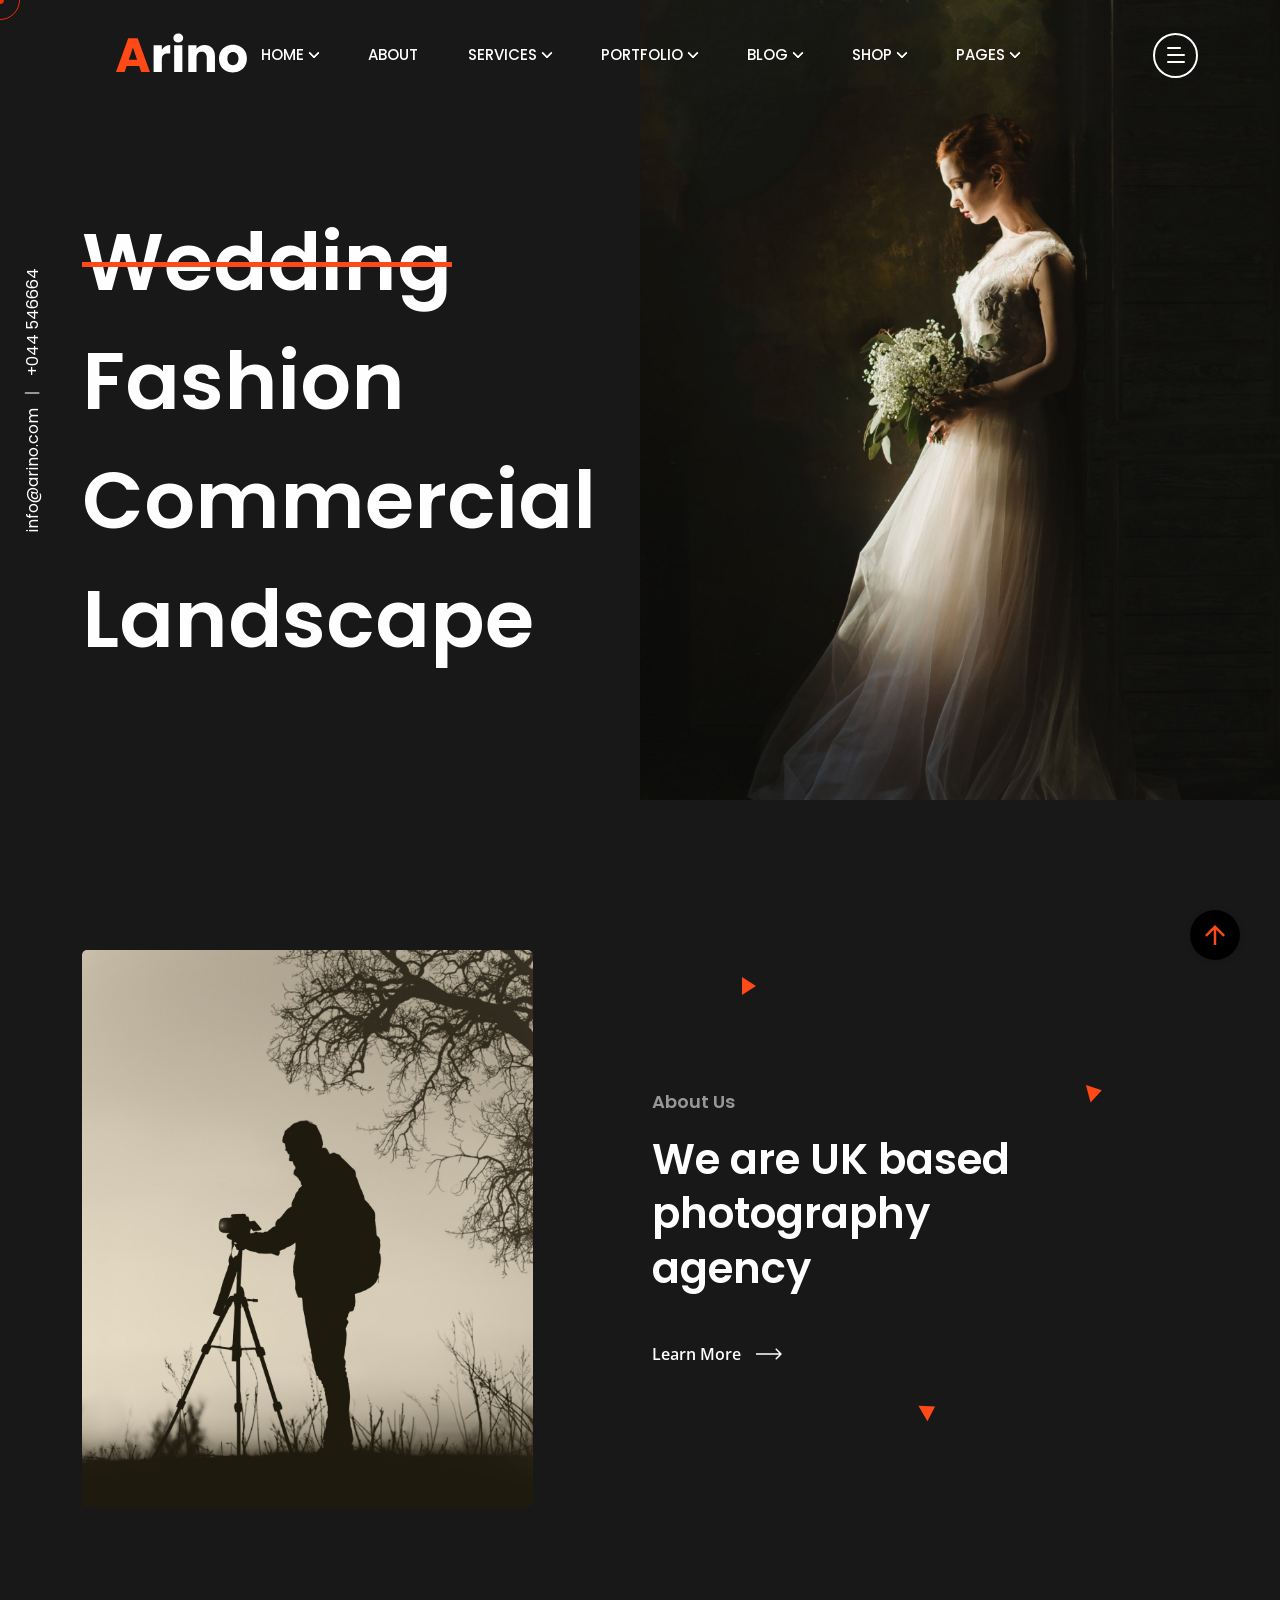
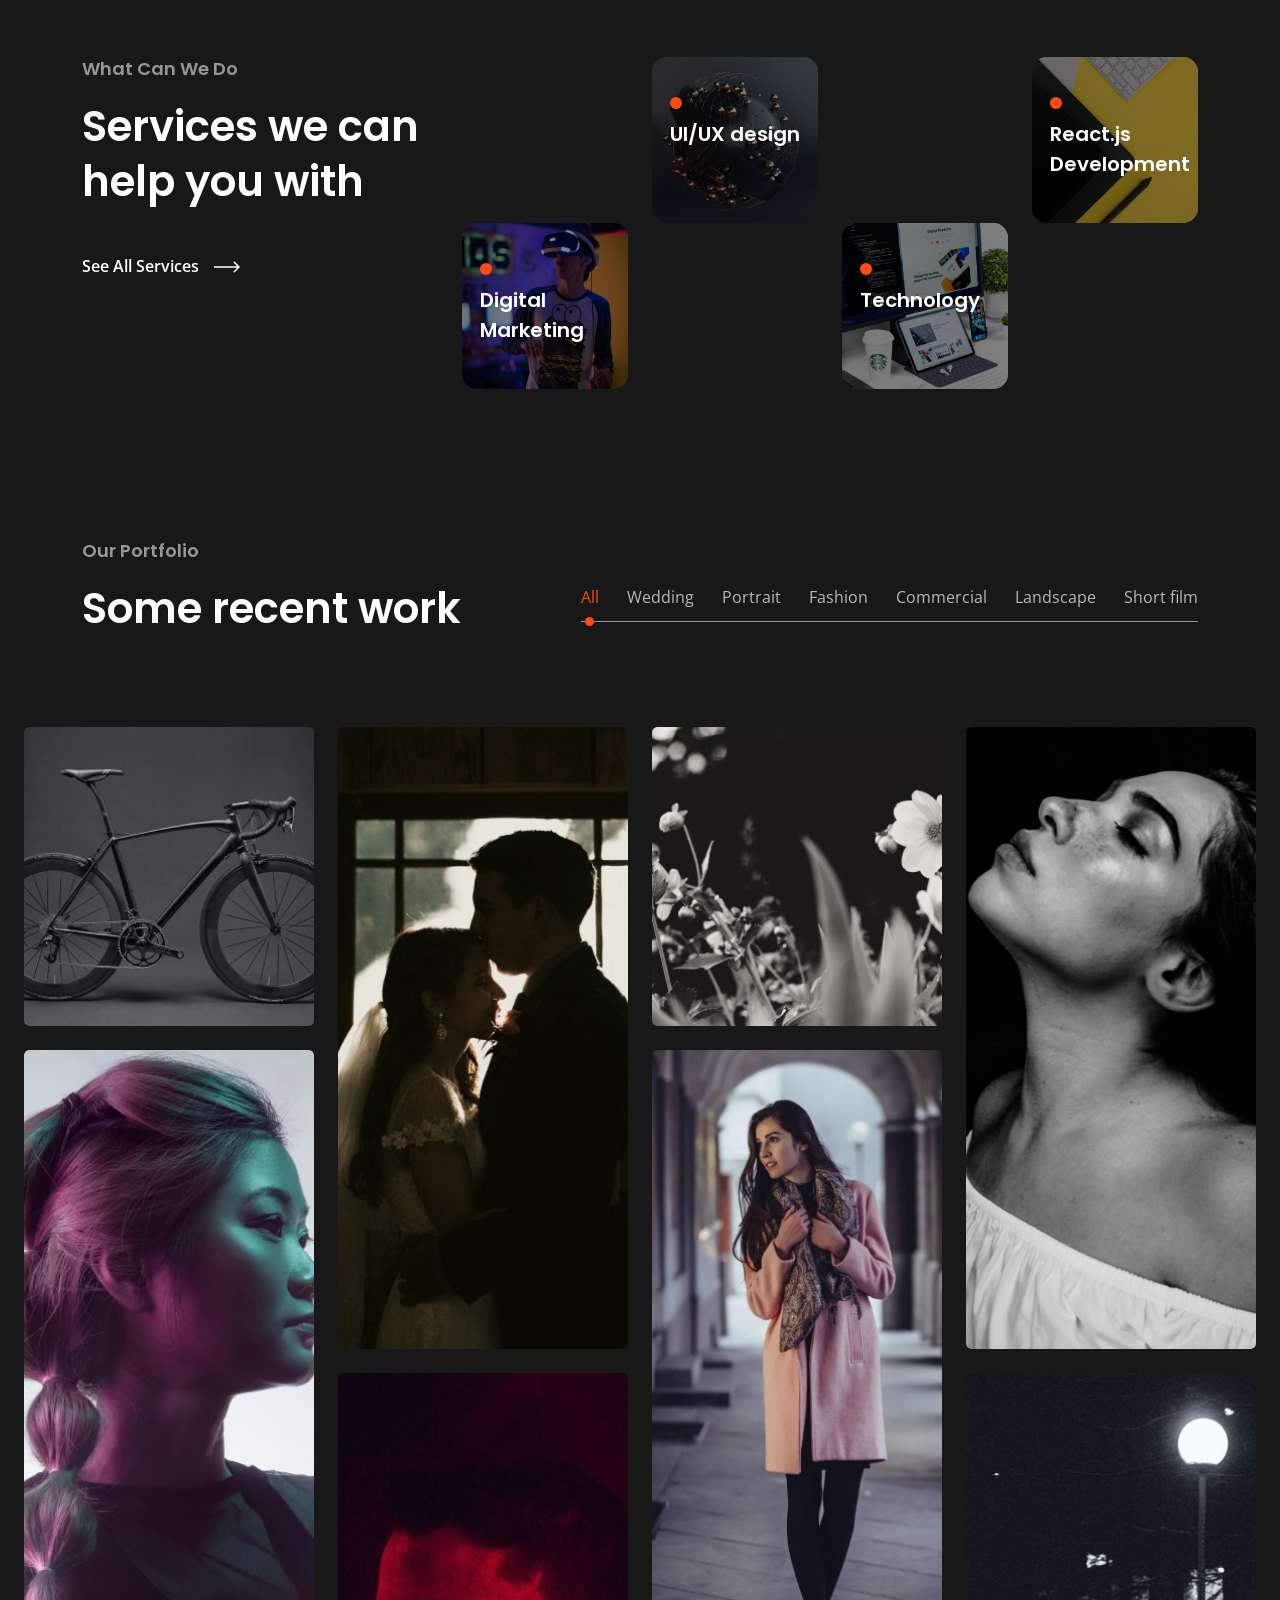
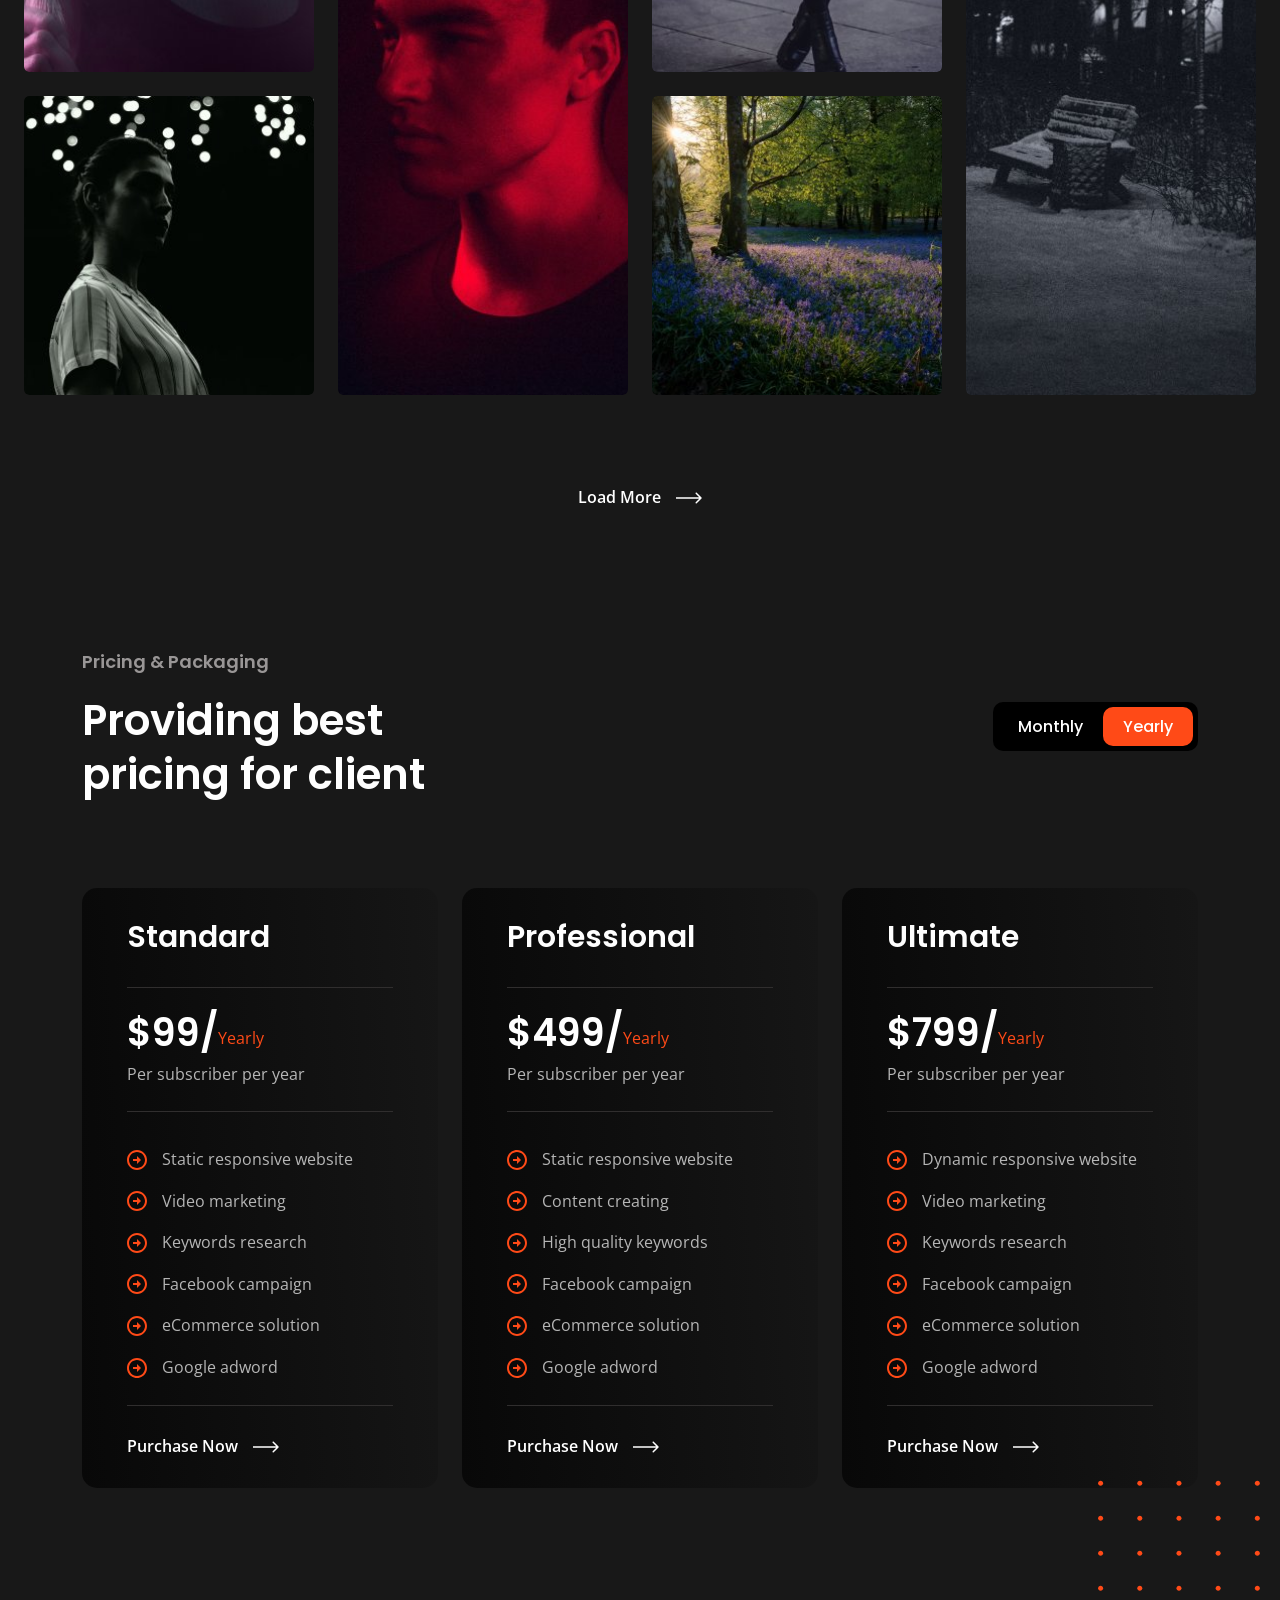
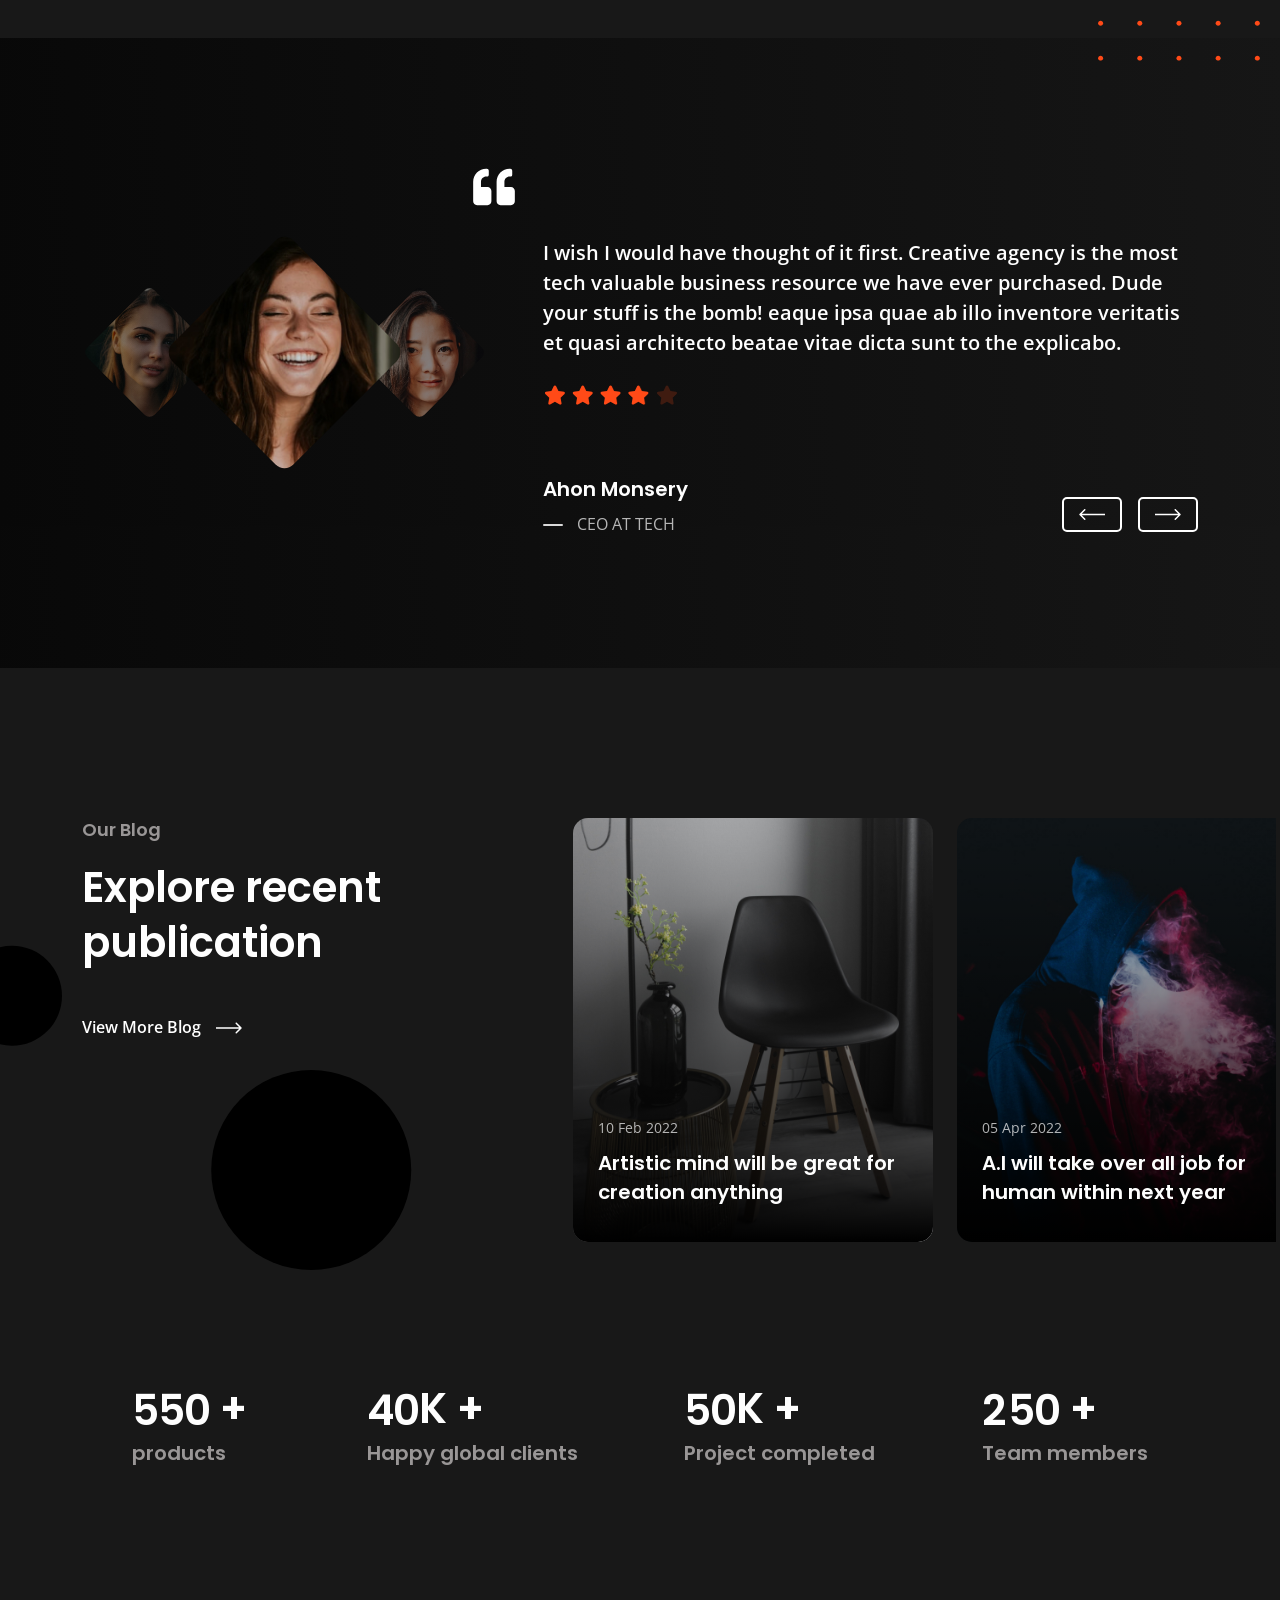
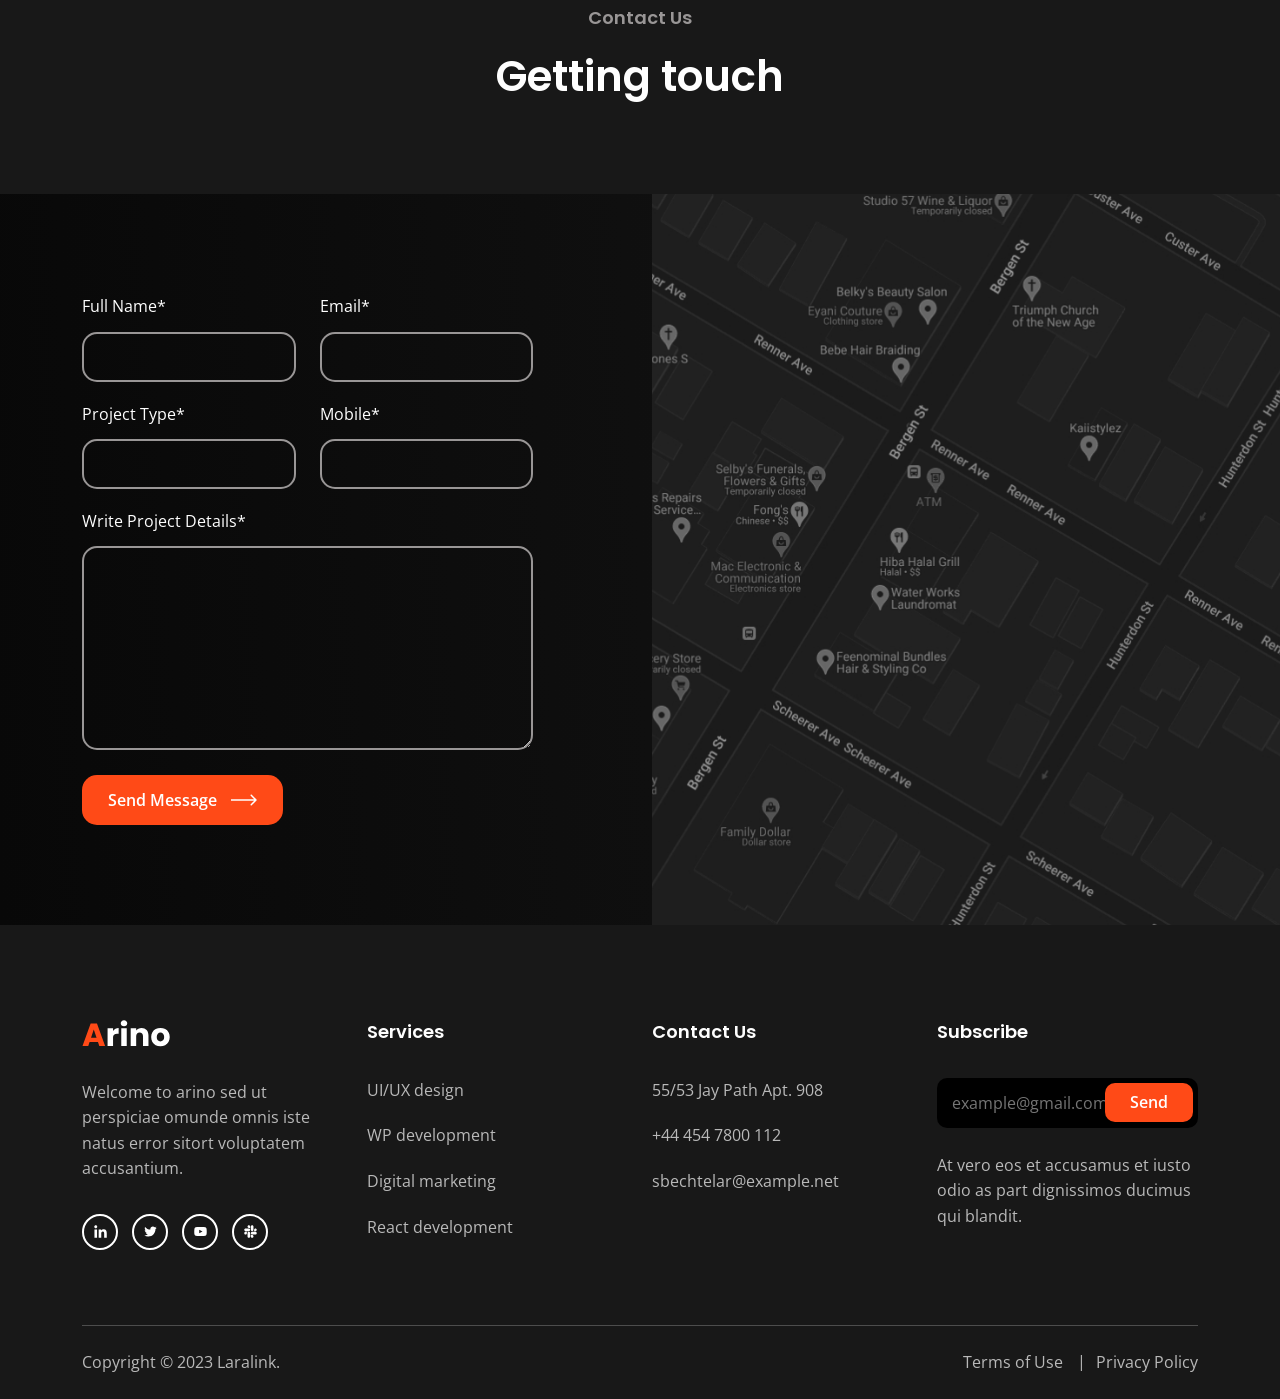
<file: photography-agency.html>
<!DOCTYPE html>
<html class="no-js" lang="en">
  <head>
    <!-- Meta Tags -->
    <meta charset="utf-8">
    <meta http-equiv="x-ua-compatible" content="ie=edge">
    <meta name="viewport" content="width=device-width, initial-scale=1">
    <meta name="author" content="Laralink">
    <!-- Favicon Icon -->
    <link rel="icon" href="assets/img/favicon.png">
    <!-- Site Title -->
    <title>Arino - Creative Agency Template</title>
    <link rel="stylesheet" href="assets/css/plugins/bootstrap.min.css">
    <link rel="stylesheet" href="assets/css/plugins/fontawesome.min.css">
    <link rel="stylesheet" href="assets/css/plugins/slick.css">
    <link rel="stylesheet" href="assets/css/plugins/lightgallery.min.css">
    <link rel="stylesheet" href="assets/css/plugins/animate.css">
    <link rel="stylesheet" href="assets/css/style.css">
  </head>
  <body>
    <div class="cs-preloader cs-center">
      <div class="cs-preloader_in"></div>
    </div>
    <!-- Start Header Section -->
    <header class="cs-site_header cs-style1 text-uppercase cs-sticky_header">
      <div class="cs-main_header">
        <div class="container">
          <div class="cs-main_header_in">
            <div class="cs-main_header_left">
              <a class="cs-site_branding" href="index.html">
                <img src="assets/img/logo.svg" alt="Logo">
              </a>
            </div>
            <div class="cs-main_header_center">
              <div class="cs-nav cs-primary_font cs-medium">
                <ul class="cs-nav_list">
                  <li class="menu-item-has-children cs-mega_menu">
                    <a href="index.html">Home</a>
                    <ul class="cs-mega_wrapper">
                      <li>
                        <ul>
                          <li>
                            <a href="index.html" class="cs-nav_list_img">
                              <img src="assets/img/demo/main-home.jpeg" alt="Thumb">
                            </a>
                            <a href="index.html">Main Home</a>
                          </li>
                          <li>
                            <a href="showcase-portfolio.html" class="cs-nav_list_img">
                              <img src="assets/img/demo/showcase.jpeg" alt="Thumb">
                            </a>
                            <a href="showcase-portfolio.html">Showcase Portfolio</a>
                          </li>
                        </ul>
                      </li>
                      <li>
                        <ul>
                          <li>
                            <a href="photography-agency.html" class="cs-nav_list_img">
                              <img src="assets/img/demo/photography-agency.jpeg" alt="Thumb">
                            </a>
                            <a href="photography-agency.html">Photography Agency</a>
                          </li>
                          <li>
                            <a href="case-study-showcase.html" class="cs-nav_list_img">
                              <img src="assets/img/demo/case_study_showcase.jpeg" alt="Thumb">
                            </a>
                            <a href="case-study-showcase.html">Case Study Showcase</a>
                          </li>
                        </ul>
                      </li>
                      <li>
                        <ul>
                          <li>
                            <a href="creative-portfolio.html" class="cs-nav_list_img">
                              <img src="assets/img/demo/portfolio.jpeg" alt="Thumb">
                            </a>
                            <a href="creative-portfolio.html">Creative Portfolio</a>
                          </li>
                        </ul>
                      </li>
                      <li>
                        <ul>
                          <li>
                            <a href="digital-agency.html" class="cs-nav_list_img">
                              <img src="assets/img/demo/digital-agency.jpeg" alt="Thumb">
                            </a>
                            <a href="digital-agency.html">Digital Agency</a>
                          </li>
                        </ul>
                      </li>
                      <li>
                        <ul>
                          <li>
                            <a href="marketing-agency.html" class="cs-nav_list_img">
                              <img src="assets/img/demo/marketing.jpeg" alt="Thumb">
                            </a>
                            <a href="marketing-agency.html">Marketing Agency</a>
                          </li>
                        </ul>
                      </li>
                      <li>
                        <ul>
                          <li>
                            <a href="freelancer-agency.html" class="cs-nav_list_img">
                              <img src="assets/img/demo/freelancer-agency.jpeg" alt="Thumb">
                              <span class="cs-header_badge">New</span>
                            </a>
                            <a href="freelancer-agency.html">Freelancing Agency</a>
                          </li>
                        </ul>
                      </li>
                      <li>
                        <ul>
                          <li>
                            <a href="https://arino-html-rtl.vercel.app" target="_blank" class="cs-nav_list_img">
                              <img src="assets/img/demo/rtl.jpeg" alt="Thumb">
                              <span class="cs-header_badge">New</span>
                            </a>
                            <a href="https://arino-html-rtl.vercel.app" target="_blank">RTL Demo</a>
                          </li>
                        </ul>
                      </li>
                    </ul>
                  </li>
                  <li>
                    <a href="about.html">About</a>
                  </li>
                  <li class="menu-item-has-children">
                    <a href="service.html">Services</a>
                    <ul>
                      <li>
                        <a href="service.html">Services</a>
                      </li>
                      <li>
                        <a href="service-details.html">Service Details</a>
                      </li>
                    </ul>
                  </li>
                  <li class="menu-item-has-children">
                    <a href="portfolio.html">Portfolio</a>
                    <ul>
                      <li>
                        <a href="portfolio.html">Portfolio</a>
                      </li>
                      <li>
                        <a href="portfolio-details.html">Portfolio Details</a>
                      </li>
                    </ul>
                  </li>
                  <li class="menu-item-has-children">
                    <a href="blog.html">Blog</a>
                    <ul>
                      <li>
                        <a href="blog.html">Blog</a>
                      </li>
                      <li>
                        <a href="blog-details.html">Blog Details</a>
                      </li>
                    </ul>
                  </li>
                  <li class="menu-item-has-children">
                    <a href="shop.html">Shop</a>
                    <ul>
                      <li>
                        <a href="shop.html">Our Shop</a>
                      </li>
                      <li>
                        <a href="shop-product-details.html">Shop Details</a>
                      </li>
                      <li>
                        <a href="shop-cart.html">Cart</a>
                      </li>
                      <li>
                        <a href="shop-checkout.html">Checkout</a>
                      </li>
                      <li>
                        <a href="shop-order-recived.html">Success Order</a>
                      </li>
                      <li>
                        <a href="shop-wishlist.html">Wishlist</a>
                      </li>
                    </ul>
                  </li>
                  <li class="menu-item-has-children">
                    <a href="#">Pages</a>
                    <ul>
                      <li>
                        <a href="contact.html">Contact</a>
                      </li>
                      <li>
                        <a href="team.html">Team</a>
                      </li>
                      <li>
                        <a href="team-details.html">Team Details</a>
                      </li>
                      <li>
                        <a href="case-study.html">Case Study Details</a>
                      </li>
                      <li>
                        <a href="faq.html">FAQ</a>
                      </li>
                    </ul>
                  </li>
                </ul>
              </div>
            </div>
            <div class="cs-main_header_right">
              <div class="cs-toolbox">
                <span class="cs-icon_btn">
                  <span class="cs-icon_btn_in">
                    <span></span>
                    <span></span>
                    <span></span>
                    <span></span>
                  </span>
                </span>
              </div>
            </div>
          </div>
        </div>
      </div>
    </header>
    <div class="cs-side_header">
      <button class="cs-close"></button>
      <div class="cs-side_header_overlay"></div>
      <div class="cs-side_header_in">
        <div class="cs-side_header_shape"></div>
        <a class="cs-site_branding" href="index.html">
          <img src="assets/img/footer_logo.svg" alt="Logo">
        </a>
        <div class="cs-side_header_box">
          <h2 class="cs-side_header_heading"> Do you have a project in your <br> mind? Keep connect us. </h2>
        </div>
        <div class="cs-side_header_box">
          <h3 class="cs-side_header_title cs-primary_color">Contact Us</h3>
          <ul class="cs-contact_info cs-style1 cs-mp0">
            <li>
              <svg width="18" height="18" viewBox="0 0 18 18" fill="none" xmlns="http://www.w3.org/2000/svg">
                <path d="M17 12.5C15.75 12.5 14.55 12.3 13.43 11.93C13.08 11.82 12.69 11.9 12.41 12.17L10.21 14.37C7.38 12.93 5.06 10.62 3.62 7.79L5.82 5.58C6.1 5.31 6.18 4.92 6.07 4.57C5.7 3.45 5.5 2.25 5.5 1C5.5 0.45 5.05 0 4.5 0H1C0.45 0 0 0.45 0 1C0 10.39 7.61 18 17 18C17.55 18 18 17.55 18 17V13.5C18 12.95 17.55 12.5 17 12.5ZM9 0V10L12 7H18V0H9Z" fill="#FF4A17" />
              </svg>
              <span>+44 454 7800 112</span>
            </li>
            <li>
              <svg width="20" height="18" viewBox="0 0 20 18" fill="none" xmlns="http://www.w3.org/2000/svg">
                <path d="M20 6.98V16C20 17.1 19.1 18 18 18H2C0.9 18 0 17.1 0 16V4C0 2.9 0.9 2 2 2H12.1C12.04 2.32 12 2.66 12 3C12 4.48 12.65 5.79 13.67 6.71L10 9L2 4V6L10 11L15.3 7.68C15.84 7.88 16.4 8 17 8C18.13 8 19.16 7.61 20 6.98ZM14 3C14 4.66 15.34 6 17 6C18.66 6 20 4.66 20 3C20 1.34 18.66 0 17 0C15.34 0 14 1.34 14 3Z" fill="#FF4A17" />
              </svg>
              <span>infotech@arino.com</span>
            </li>
            <li>
              <svg width="14" height="20" viewBox="0 0 14 20" fill="none" xmlns="http://www.w3.org/2000/svg">
                <path d="M7 0C3.13 0 0 3.13 0 7C0 12.25 7 20 7 20C7 20 14 12.25 14 7C14 3.13 10.87 0 7 0ZM7 9.5C5.62 9.5 4.5 8.38 4.5 7C4.5 5.62 5.62 4.5 7 4.5C8.38 4.5 9.5 5.62 9.5 7C9.5 8.38 8.38 9.5 7 9.5Z" fill="#FF4A17" />
              </svg>
              <span>50 Wall Street Suite, 44150 <br>Ohio, United States </span>
            </li>
          </ul>
        </div>
        <div class="cs-side_header_box">
          <h3 class="cs-side_header_title cs-primary_color">Subscribe</h3>
          <div class="cs-newsletter cs-style1">
            <form action="#" class="cs-newsletter_form">
              <input type="email" class="cs-newsletter_input" placeholder="example@gmail.com">
              <button class="cs-newsletter_btn">
                <span>Send</span>
              </button>
            </form>
            <div class="cs-newsletter_text"> At vero eos et accusamus et iusto odio as part dignissimos ducimus qui blandit. </div>
          </div>
        </div>
        <div class="cs-side_header_box">
          <div class="cs-social_btns cs-style1">
            <a href="#" class="cs-center">
              <svg width="15" height="15" viewBox="0 0 15 15" fill="none" xmlns="http://www.w3.org/2000/svg">
                <path d="M4.04799 13.7497H1.45647V5.4043H4.04799V13.7497ZM2.75084 4.2659C1.92215 4.2659 1.25 3.57952 1.25 2.75084C1.25 2.35279 1.40812 1.97105 1.68958 1.68958C1.97105 1.40812 2.35279 1.25 2.75084 1.25C3.14888 1.25 3.53063 1.40812 3.81209 1.68958C4.09355 1.97105 4.25167 2.35279 4.25167 2.75084C4.25167 3.57952 3.57924 4.2659 2.75084 4.2659ZM13.7472 13.7497H11.1613V9.68722C11.1613 8.71903 11.1417 7.4774 9.81389 7.4774C8.46652 7.4774 8.26004 8.5293 8.26004 9.61747V13.7497H5.67132V5.4043H8.15681V6.54269H8.19308C8.53906 5.887 9.38421 5.19503 10.6451 5.19503C13.2679 5.19503 13.75 6.92215 13.75 9.16546V13.7497H13.7472Z" fill="white"></path>
              </svg>
            </a>
            <a href="#" class="cs-center">
              <svg width="13" height="11" viewBox="0 0 13 11" fill="none" xmlns="http://www.w3.org/2000/svg">
                <path d="M11.4651 2.95396C11.4731 3.065 11.4731 3.17606 11.4731 3.2871C11.4731 6.67383 8.89535 10.5761 4.18402 10.5761C2.73255 10.5761 1.38421 10.1557 0.25 9.42608C0.456226 9.44986 0.654494 9.4578 0.868655 9.4578C2.06629 9.4578 3.16879 9.0533 4.04918 8.36326C2.92291 8.33946 1.97906 7.60183 1.65386 6.5866C1.81251 6.61038 1.97112 6.62624 2.1377 6.62624C2.36771 6.62624 2.59774 6.59451 2.81188 6.53901C1.63802 6.30105 0.757595 5.26996 0.757595 4.02472V3.99301C1.09864 4.18336 1.49524 4.30233 1.91558 4.31818C1.22554 3.85814 0.773464 3.07294 0.773464 2.1846C0.773464 1.70872 0.900344 1.27249 1.12244 0.891774C2.38355 2.44635 4.27919 3.46156 6.40481 3.57262C6.36516 3.38226 6.34136 3.184 6.34136 2.9857C6.34136 1.57388 7.4835 0.423828 8.90323 0.423828C9.64086 0.423828 10.3071 0.733156 10.7751 1.23284C11.354 1.1218 11.9093 0.907643 12.401 0.614185C12.2106 1.20906 11.8061 1.70875 11.2748 2.02598C11.7903 1.97049 12.29 1.82769 12.75 1.62942C12.4011 2.13702 11.9648 2.5891 11.4651 2.95396V2.95396Z" fill="white"></path>
              </svg>
            </a>
            <a href="#" class="cs-center">
              <svg width="13" height="9" viewBox="0 0 13 9" fill="none" xmlns="http://www.w3.org/2000/svg">
                <path d="M12.4888 1.48066C12.345 0.939353 11.9215 0.513038 11.3837 0.368362C10.4089 0.105469 6.5 0.105469 6.5 0.105469C6.5 0.105469 2.59116 0.105469 1.61633 0.368362C1.07853 0.513061 0.65496 0.939353 0.5112 1.48066C0.25 2.4618 0.25 4.50887 0.25 4.50887C0.25 4.50887 0.25 6.55595 0.5112 7.53709C0.65496 8.0784 1.07853 8.48695 1.61633 8.63163C2.59116 8.89452 6.5 8.89452 6.5 8.89452C6.5 8.89452 10.4088 8.89452 11.3837 8.63163C11.9215 8.48695 12.345 8.0784 12.4888 7.53709C12.75 6.55595 12.75 4.50887 12.75 4.50887C12.75 4.50887 12.75 2.4618 12.4888 1.48066V1.48066ZM5.22158 6.36746V2.65029L8.48861 4.50892L5.22158 6.36746V6.36746Z" fill="white"></path>
              </svg>
            </a>
            <a href="#" class="cs-center">
              <svg width="13" height="13" viewBox="0 0 13 13" fill="none" xmlns="http://www.w3.org/2000/svg">
                <path d="M2.87612 8.149C2.87612 8.87165 2.28571 9.46205 1.56306 9.46205C0.840402 9.46205 0.25 8.87165 0.25 8.149C0.25 7.42634 0.840402 6.83594 1.56306 6.83594H2.87612V8.149ZM3.53795 8.149C3.53795 7.42634 4.12835 6.83594 4.851 6.83594C5.57366 6.83594 6.16406 7.42634 6.16406 8.149V11.4369C6.16406 12.1596 5.57366 12.75 4.851 12.75C4.12835 12.75 3.53795 12.1596 3.53795 11.4369V8.149ZM4.851 2.87612C4.12835 2.87612 3.53795 2.28571 3.53795 1.56306C3.53795 0.840402 4.12835 0.25 4.851 0.25C5.57366 0.25 6.16406 0.840402 6.16406 1.56306V2.87612H4.851V2.87612ZM4.851 3.53795C5.57366 3.53795 6.16406 4.12835 6.16406 4.851C6.16406 5.57366 5.57366 6.16406 4.851 6.16406H1.56306C0.840402 6.16406 0.25 5.57366 0.25 4.851C0.25 4.12835 0.840402 3.53795 1.56306 3.53795H4.851V3.53795ZM10.1239 4.851C10.1239 4.12835 10.7143 3.53795 11.4369 3.53795C12.1596 3.53795 12.75 4.12835 12.75 4.851C12.75 5.57366 12.1596 6.16406 11.4369 6.16406H10.1239V4.851V4.851ZM9.46205 4.851C9.46205 5.57366 8.87165 6.16406 8.149 6.16406C7.42634 6.16406 6.83594 5.57366 6.83594 4.851V1.56306C6.83594 0.840402 7.42634 0.25 8.149 0.25C8.87165 0.25 9.46205 0.840402 9.46205 1.56306V4.851V4.851ZM8.149 10.1239C8.87165 10.1239 9.46205 10.7143 9.46205 11.4369C9.46205 12.1596 8.87165 12.75 8.149 12.75C7.42634 12.75 6.83594 12.1596 6.83594 11.4369V10.1239H8.149ZM8.149 9.46205C7.42634 9.46205 6.83594 8.87165 6.83594 8.149C6.83594 7.42634 7.42634 6.83594 8.149 6.83594H11.4369C12.1596 6.83594 12.75 7.42634 12.75 8.149C12.75 8.87165 12.1596 9.46205 11.4369 9.46205H8.149Z" fill="white"></path>
              </svg>
            </a>
          </div>
        </div>
      </div>
    </div>
    <!-- End Header Section -->
    <!-- Start Hero -->
    <div class="cs-hero cs-style2" id="home">
      <div class="container">
        <div class="cs-hero_tab">
          <div class="cs-hero_tab_item cs-hover_tab active">
            <div class="cs-hero_tab_img cs-bg" data-src="assets/img/wedding.jpeg"></div>
            <h2>
              <a href="service-details.html">Wedding</a>
            </h2>
          </div>
          <div class="cs-hero_tab_item cs-hover_tab">
            <div class="cs-hero_tab_img cs-bg" data-src="assets/img/fashion.jpeg"></div>
            <h2>
              <a href="service-details.html">Fashion</a>
            </h2>
          </div>
          <div class="cs-hero_tab_item cs-hover_tab">
            <div class="cs-hero_tab_img cs-bg" data-src="assets/img/commercial.jpeg"></div>
            <h2>
              <a href="service-details.html">Commercial</a>
            </h2>
          </div>
          <div class="cs-hero_tab_item cs-hover_tab">
            <div class="cs-hero_tab_img cs-bg" data-src="assets/img/landscape.jpeg"></div>
            <h2>
              <a href="service-details.html">Landscape</a>
            </h2>
          </div>
        </div>
      </div>
      <div class="cs-hero_social_wrap cs-left_side cs-primary_font cs-primary_color">
        <ul class="cs-hero_social_links">
          <li>
            <a href="">info@arino.com</a>
          </li>
          <li>
            <a href="">+044 546664</a>
          </li>
        </ul>
      </div>
    </div>
    <!-- End Hero -->
    <!-- Start About Us -->
    <div class="cs-shape_wrap_5">
      <div class="cs-shape_1"></div>
      <div class="cs-shape_1"></div>
      <div class="cs-shape_1"></div>
      <div class="cs-height_150 cs-height_lg_80"></div>
      <div class="container">
        <div class="row align-items-center cs-column_reverse_lg">
          <div class="col-lg-5">
            <div class="cs-height_0 cs-height_lg_40"></div>
            <img src="assets/img/about_img_5.jpeg" alt="About" class="cs-w100 cs-radius_5">
          </div>
          <div class="col-lg-6 offset-lg-1">
            <div class="cs-section_heading cs-style1">
              <h3 class="cs-section_subtitle">About Us</h3>
              <h2 class="cs-section_title"> We are UK based <br>photography <br>agency </h2>
              <div class="cs-height_45 cs-height_lg_20"></div>
              <a href="about.html" class="cs-text_btn wow fadeInLeft" data-wow-duration="0.8s" data-wow-delay="0.2s">
                <span>Learn More</span>
                <svg width="26" height="12" viewBox="0 0 26 12" fill="none" xmlns="http://www.w3.org/2000/svg">
                  <path d="M25.5303 6.53033C25.8232 6.23744 25.8232 5.76256 25.5303 5.46967L20.7574 0.696699C20.4645 0.403806 19.9896 0.403806 19.6967 0.696699C19.4038 0.989593 19.4038 1.46447 19.6967 1.75736L23.9393 6L19.6967 10.2426C19.4038 10.5355 19.4038 11.0104 19.6967 11.3033C19.9896 11.5962 20.4645 11.5962 20.7574 11.3033L25.5303 6.53033ZM0 6.75H25V5.25H0V6.75Z" fill="currentColor"></path>
                </svg>
              </a>
            </div>
          </div>
        </div>
      </div>
    </div>
    <!-- End About Us -->
    <!-- Start Service Section -->
    <section id="service">
      <div class="cs-height_150 cs-height_lg_80"></div>
      <div class="container">
        <div class="row">
          <div class="col-xl-4">
            <div class="cs-section_heading cs-style1">
              <h3 class="cs-section_subtitle">What Can We Do</h3>
              <h2 class="cs-section_title">Services we can help you with</h2>
              <div class="cs-height_45 cs-height_lg_20"></div>
              <a href="service.html" class="cs-text_btn wow fadeInLeft" data-wow-duration="0.8s" data-wow-delay="0.2s">
                <span>See All Services</span>
                <svg width="26" height="12" viewBox="0 0 26 12" fill="none" xmlns="http://www.w3.org/2000/svg">
                  <path d="M25.5303 6.53033C25.8232 6.23744 25.8232 5.76256 25.5303 5.46967L20.7574 0.696699C20.4645 0.403806 19.9896 0.403806 19.6967 0.696699C19.4038 0.989593 19.4038 1.46447 19.6967 1.75736L23.9393 6L19.6967 10.2426C19.4038 10.5355 19.4038 11.0104 19.6967 11.3033C19.9896 11.5962 20.4645 11.5962 20.7574 11.3033L25.5303 6.53033ZM0 6.75H25V5.25H0V6.75Z" fill="currentColor"></path>
                </svg>
              </a>
            </div>
            <div class="cs-height_90 cs-height_lg_45"></div>
          </div>
          <div class="col-xl-8">
            <div class="row">
              <div class="col-lg-3 col-sm-6 cs-hidden_mobile"></div>
              <div class="col-lg-3 col-sm-6">
                <div class="cs-hobble">
                  <a href="service-details.html" class="cs-card cs-style1 cs-hover_layer1">
                    <img src="assets/img/service_1.jpeg" alt="Service">
                    <div class="cs-card_overlay"></div>
                    <div class="cs-card_info">
                      <span class="cs-hover_layer3 cs-accent_bg"></span>
                      <h2 class="cs-card_title">UI/UX design</h2>
                    </div>
                  </a>
                </div>
                <div class="cs-height_0 cs-height_lg_30"></div>
              </div>
              <div class="col-lg-3 col-sm-6 cs-hidden_mobile"></div>
              <div class="col-lg-3 col-sm-6">
                <div class="cs-hobble">
                  <a href="service-details.html" class="cs-card cs-style1 cs-hover_layer1">
                    <img src="assets/img/service_2.jpeg" alt="Service">
                    <div class="cs-card_overlay"></div>
                    <div class="cs-card_info">
                      <span class="cs-hover_layer3 cs-accent_bg"></span>
                      <h2 class="cs-card_title">React.js Development</h2>
                    </div>
                  </a>
                </div>
                <div class="cs-height_0 cs-height_lg_30"></div>
              </div>
              <div class="col-lg-3 col-sm-6">
                <div class="cs-hobble">
                  <a href="service-details.html" class="cs-card cs-style1 cs-hover_layer1">
                    <img src="assets/img/service_3.jpeg" alt="Service">
                    <div class="cs-card_overlay"></div>
                    <div class="cs-card_info">
                      <span class="cs-hover_layer3 cs-accent_bg"></span>
                      <h2 class="cs-card_title">Digital Marketing</h2>
                    </div>
                  </a>
                </div>
                <div class="cs-height_0 cs-height_lg_30"></div>
              </div>
              <div class="col-lg-3 col-sm-6 cs-hidden_mobile"></div>
              <div class="col-lg-3 col-sm-6">
                <div class="cs-hobble">
                  <a href="service-details.html" class="cs-card cs-style1 cs-hover_layer1">
                    <img src="assets/img/service_4.jpeg" alt="Service">
                    <div class="cs-card_overlay"></div>
                    <div class="cs-card_info">
                      <span class="cs-hover_layer3 cs-accent_bg"></span>
                      <h2 class="cs-card_title">Technology</h2>
                    </div>
                  </a>
                </div>
                <div class="cs-height_0 cs-height_lg_30"></div>
              </div>
              <div class="col-lg-3 col-sm-6 cs-hidden_mobile"></div>
            </div>
          </div>
        </div>
      </div>
      <div class="cs-height_150 cs-height_lg_50"></div>
    </section>
    <!-- End Service Section -->
    <!-- Start Portfolio -->
    <div class="container">
      <div class="cs-portfolio_1_heading">
        <div class="cs-section_heading cs-style1">
          <h3 class="cs-section_subtitle">Our Portfolio</h3>
          <h2 class="cs-section_title">Some recent work</h2>
        </div>
        <div class="cs-isotop_filter cs-style1">
          <ul class="cs-mp0 cs-center">
            <li class="active">
              <a href="#" data-filter="*">All</a>
            </li>
            <li>
              <a href="#" data-filter=".wedding">Wedding</a>
            </li>
            <li>
              <a href="#" data-filter=".portrait">Portrait</a>
            </li>
            <li>
              <a href="#" data-filter=".fashion">Fashion</a>
            </li>
            <li>
              <a href="#" data-filter=".commercial">Commercial</a>
            </li>
            <li>
              <a href="#" data-filter=".landscape">Landscape</a>
            </li>
            <li>
              <a href="#" data-filter=".short_film">Short film</a>
            </li>
          </ul>
        </div>
      </div>
      <div class="cs-height_90 cs-height_lg_45"></div>
    </div>
    <div class="container-fluid">
      <div class="container-fluid">
        <div class="cs-isotop cs-style1 cs-isotop_col_4 cs-has_gutter_24 cs-lightgallery">
          <div class="cs-grid_sizer"></div>
          <div class="cs-isotop_item wedding landscape">
            <a href="assets/img/portfolio_21_lg.jpeg" class="cs-portfolio cs-style1 cs-lightbox_item cs-size1 cs-type2">
              <div class="cs-portfolio_hover"></div>
              <span class="cs-plus"></span>
              <div class="cs-portfolio_bg cs-bg" data-src="assets/img/portfolio_21.jpeg"></div>
              <div class="cs-portfolio_info">
                <div class="cs-portfolio_info_bg cs-accent_bg"></div>
                <h2 class="cs-portfolio_title">Colorful Art Work</h2>
                <div class="cs-portfolio_subtitle">View Large</div>
              </div>
            </a>
          </div>
          <!-- .cs-isotop_item -->
          <div class="cs-isotop_item portrait short_film">
            <a href="assets/img/portfolio_22_lg.jpeg" class="cs-portfolio cs-style1 cs-lightbox_item cs-size2 cs-type2">
              <div class="cs-portfolio_hover"></div>
              <span class="cs-plus"></span>
              <div class="cs-portfolio_bg cs-bg" data-src="assets/img/portfolio_22.jpeg"></div>
              <div class="cs-portfolio_info">
                <div class="cs-portfolio_info_bg cs-accent_bg"></div>
                <h2 class="cs-portfolio_title">Colorful Art Work</h2>
                <div class="cs-portfolio_subtitle">View Large</div>
              </div>
            </a>
          </div>
          <!-- .cs-isotop_item -->
          <div class="cs-isotop_item wedding landscape">
            <a href="assets/img/portfolio_23_lg.jpeg" class="cs-portfolio cs-style1 cs-lightbox_item cs-size1 cs-type2">
              <div class="cs-portfolio_hover"></div>
              <span class="cs-plus"></span>
              <div class="cs-portfolio_bg cs-bg" data-src="assets/img/portfolio_23.jpeg"></div>
              <div class="cs-portfolio_info">
                <div class="cs-portfolio_info_bg cs-accent_bg"></div>
                <h2 class="cs-portfolio_title">Colorful Art Work</h2>
                <div class="cs-portfolio_subtitle">View Large</div>
              </div>
            </a>
          </div>
          <!-- .cs-isotop_item -->
          <div class="cs-isotop_item fashion">
            <a href="assets/img/portfolio_24_lg.jpeg" class="cs-portfolio cs-style1 cs-lightbox_item cs-size2 cs-type2">
              <div class="cs-portfolio_hover"></div>
              <span class="cs-plus"></span>
              <div class="cs-portfolio_bg cs-bg" data-src="assets/img/portfolio_24.jpeg"></div>
              <div class="cs-portfolio_info">
                <div class="cs-portfolio_info_bg cs-accent_bg"></div>
                <h2 class="cs-portfolio_title">Colorful Art Work</h2>
                <div class="cs-portfolio_subtitle">View Large</div>
              </div>
            </a>
          </div>
          <!-- .cs-isotop_item -->
          <div class="cs-isotop_item portrait">
            <a href="assets/img/portfolio_25_lg.jpeg" class="cs-portfolio cs-style1 cs-lightbox_item cs-size2 cs-type2">
              <div class="cs-portfolio_hover"></div>
              <span class="cs-plus"></span>
              <div class="cs-portfolio_bg cs-bg" data-src="assets/img/portfolio_25.jpeg"></div>
              <div class="cs-portfolio_info">
                <div class="cs-portfolio_info_bg cs-accent_bg"></div>
                <h2 class="cs-portfolio_title">Colorful Art Work</h2>
                <div class="cs-portfolio_subtitle">View Large</div>
              </div>
            </a>
          </div>
          <!-- .cs-isotop_item -->
          <div class="cs-isotop_item commercial">
            <a href="assets/img/portfolio_26_lg.jpeg" class="cs-portfolio cs-style1 cs-lightbox_item cs-size2 cs-type2">
              <div class="cs-portfolio_hover"></div>
              <span class="cs-plus"></span>
              <div class="cs-portfolio_bg cs-bg" data-src="assets/img/portfolio_26.jpeg"></div>
              <div class="cs-portfolio_info">
                <div class="cs-portfolio_info_bg cs-accent_bg"></div>
                <h2 class="cs-portfolio_title">Colorful Art Work</h2>
                <div class="cs-portfolio_subtitle">View Large</div>
              </div>
            </a>
          </div>
          <!-- .cs-isotop_item -->
          <div class="cs-isotop_item portrait short_film">
            <a href="assets/img/portfolio_27_lg.jpeg" class="cs-portfolio cs-style1 cs-lightbox_item cs-size2 cs-type2">
              <div class="cs-portfolio_hover"></div>
              <span class="cs-plus"></span>
              <div class="cs-portfolio_bg cs-bg" data-src="assets/img/portfolio_27.jpeg"></div>
              <div class="cs-portfolio_info">
                <div class="cs-portfolio_info_bg cs-accent_bg"></div>
                <h2 class="cs-portfolio_title">Colorful Art Work</h2>
                <div class="cs-portfolio_subtitle">View Large</div>
              </div>
            </a>
          </div>
          <!-- .cs-isotop_item -->
          <div class="cs-isotop_item wedding">
            <a href="assets/img/portfolio_28_lg.jpeg" class="cs-portfolio cs-style1 cs-lightbox_item cs-size2 cs-type2">
              <div class="cs-portfolio_hover"></div>
              <span class="cs-plus"></span>
              <div class="cs-portfolio_bg cs-bg" data-src="assets/img/portfolio_28.jpeg"></div>
              <div class="cs-portfolio_info">
                <div class="cs-portfolio_info_bg cs-accent_bg"></div>
                <h2 class="cs-portfolio_title">Colorful Art Work</h2>
                <div class="cs-portfolio_subtitle">View Large</div>
              </div>
            </a>
          </div>
          <!-- .cs-isotop_item -->
          <div class="cs-isotop_item fashion short_film">
            <a href="assets/img/portfolio_29_lg.jpeg" class="cs-portfolio cs-style1 cs-lightbox_item cs-size1 cs-type2">
              <div class="cs-portfolio_hover"></div>
              <span class="cs-plus"></span>
              <div class="cs-portfolio_bg cs-bg" data-src="assets/img/portfolio_29.jpeg"></div>
              <div class="cs-portfolio_info">
                <div class="cs-portfolio_info_bg cs-accent_bg"></div>
                <h2 class="cs-portfolio_title">Colorful Art Work</h2>
                <div class="cs-portfolio_subtitle">View Large</div>
              </div>
            </a>
          </div>
          <!-- .cs-isotop_item -->
          <div class="cs-isotop_item fashion commercial landscape">
            <a href="assets/img/portfolio_30_lg.jpeg" class="cs-portfolio cs-style1 cs-lightbox_item cs-size1 cs-type2">
              <div class="cs-portfolio_hover"></div>
              <span class="cs-plus"></span>
              <div class="cs-portfolio_bg cs-bg" data-src="assets/img/portfolio_30.jpeg"></div>
              <div class="cs-portfolio_info">
                <div class="cs-portfolio_info_bg cs-accent_bg"></div>
                <h2 class="cs-portfolio_title">Colorful Art Work</h2>
                <div class="cs-portfolio_subtitle">View Large</div>
              </div>
            </a>
          </div>
          <!-- .cs-isotop_item -->
        </div>
      </div>
    </div>
    <div class="cs-height_90 cs-height_lg_40"></div>
    <div class="text-center">
      <a href="portfolio.html" class="cs-text_btn">
        <span>Load More</span>
        <svg width="26" height="12" viewBox="0 0 26 12" fill="none" xmlns="http://www.w3.org/2000/svg">
          <path d="M25.5303 6.53033C25.8232 6.23744 25.8232 5.76256 25.5303 5.46967L20.7574 0.696699C20.4645 0.403806 19.9896 0.403806 19.6967 0.696699C19.4038 0.989593 19.4038 1.46447 19.6967 1.75736L23.9393 6L19.6967 10.2426C19.4038 10.5355 19.4038 11.0104 19.6967 11.3033C19.9896 11.5962 20.4645 11.5962 20.7574 11.3033L25.5303 6.53033ZM0 6.75H25V5.25H0V6.75Z" fill="currentColor"></path>
        </svg>
      </a>
    </div>
    <!-- End Portfolio -->
    <div class="cs-height_140 cs-height_lg_70"></div>
    <!-- Start Pricing Plan -->
    <section>
      <div class="container">
        <div class="cs-tabs cs-style1">
          <div class="cs-tabs_heading">
            <div class="cs-section_heading cs-style1">
              <h3 class="cs-section_subtitle">Pricing & Packaging</h3>
              <h2 class="cs-section_title"> Providing best <br>pricing for client </h2>
            </div>
            <ul class="cs-tab_links cs-style1 cs-mp0 cs-primary_font">
              <li>
                <a href="#tab_1">Monthly</a>
              </li>
              <li class="active">
                <a href="#tab_2">Yearly</a>
              </li>
            </ul>
          </div>
          <!-- .cs-tabs_heading -->
          <div class="cs-height_85 cs-height_lg_40"></div>
          <div class="cs-tab_body">
            <div class="cs-tab" id="tab_1">
              <div class="row">
                <div class="col-lg-4">
                  <div class="cs-pricing_table cs-style1">
                    <h2 class="cs-pricing_title">Standard</h2>
                    <div class="cs-pricing_info">
                      <div class="cs-price">
                        <h3 class="cs-white_color">$59/</h3>
                        <span class="cs-accent_color">Yearly</span>
                      </div>
                      <div class="cs-price_text">Per subscriber per year</div>
                    </div>
                    <ul class="cs-pricing_feature cs-mp0">
                      <li>
                        <span class="cs-feature_icon cs-accent_color">
                          <svg width="20" height="20" viewBox="0 0 20 20" fill="none" xmlns="http://www.w3.org/2000/svg">
                            <path d="M2 10C2 5.59 5.59 2 10 2C14.41 2 18 5.59 18 10C18 14.41 14.41 18 10 18C5.59 18 2 14.41 2 10ZM0 10C0 15.52 4.48 20 10 20C15.52 20 20 15.52 20 10C20 4.48 15.52 0 10 0C4.48 0 0 4.48 0 10ZM10 9H6L6 11H10V14L14 10L10 6L10 9Z" fill="currentColor" />
                          </svg>
                        </span>
                        <span>Static responsive website</span>
                      </li>
                      <li>
                        <span class="cs-feature_icon cs-accent_color">
                          <svg width="20" height="20" viewBox="0 0 20 20" fill="none" xmlns="http://www.w3.org/2000/svg">
                            <path d="M2 10C2 5.59 5.59 2 10 2C14.41 2 18 5.59 18 10C18 14.41 14.41 18 10 18C5.59 18 2 14.41 2 10ZM0 10C0 15.52 4.48 20 10 20C15.52 20 20 15.52 20 10C20 4.48 15.52 0 10 0C4.48 0 0 4.48 0 10ZM10 9H6L6 11H10V14L14 10L10 6L10 9Z" fill="currentColor" />
                          </svg>
                        </span>
                        <span>Video marketing</span>
                      </li>
                      <li>
                        <span class="cs-feature_icon cs-accent_color">
                          <svg width="20" height="20" viewBox="0 0 20 20" fill="none" xmlns="http://www.w3.org/2000/svg">
                            <path d="M2 10C2 5.59 5.59 2 10 2C14.41 2 18 5.59 18 10C18 14.41 14.41 18 10 18C5.59 18 2 14.41 2 10ZM0 10C0 15.52 4.48 20 10 20C15.52 20 20 15.52 20 10C20 4.48 15.52 0 10 0C4.48 0 0 4.48 0 10ZM10 9H6L6 11H10V14L14 10L10 6L10 9Z" fill="currentColor" />
                          </svg>
                        </span>
                        <span>Keywords research</span>
                      </li>
                      <li>
                        <span class="cs-feature_icon cs-accent_color">
                          <svg width="20" height="20" viewBox="0 0 20 20" fill="none" xmlns="http://www.w3.org/2000/svg">
                            <path d="M2 10C2 5.59 5.59 2 10 2C14.41 2 18 5.59 18 10C18 14.41 14.41 18 10 18C5.59 18 2 14.41 2 10ZM0 10C0 15.52 4.48 20 10 20C15.52 20 20 15.52 20 10C20 4.48 15.52 0 10 0C4.48 0 0 4.48 0 10ZM10 9H6L6 11H10V14L14 10L10 6L10 9Z" fill="currentColor" />
                          </svg>
                        </span>
                        <span>Facebook campaign</span>
                      </li>
                      <li>
                        <span class="cs-feature_icon cs-accent_color">
                          <svg width="20" height="20" viewBox="0 0 20 20" fill="none" xmlns="http://www.w3.org/2000/svg">
                            <path d="M2 10C2 5.59 5.59 2 10 2C14.41 2 18 5.59 18 10C18 14.41 14.41 18 10 18C5.59 18 2 14.41 2 10ZM0 10C0 15.52 4.48 20 10 20C15.52 20 20 15.52 20 10C20 4.48 15.52 0 10 0C4.48 0 0 4.48 0 10ZM10 9H6L6 11H10V14L14 10L10 6L10 9Z" fill="currentColor" />
                          </svg>
                        </span>
                        <span>eCommerce solution</span>
                      </li>
                      <li>
                        <span class="cs-feature_icon cs-accent_color">
                          <svg width="20" height="20" viewBox="0 0 20 20" fill="none" xmlns="http://www.w3.org/2000/svg">
                            <path d="M2 10C2 5.59 5.59 2 10 2C14.41 2 18 5.59 18 10C18 14.41 14.41 18 10 18C5.59 18 2 14.41 2 10ZM0 10C0 15.52 4.48 20 10 20C15.52 20 20 15.52 20 10C20 4.48 15.52 0 10 0C4.48 0 0 4.48 0 10ZM10 9H6L6 11H10V14L14 10L10 6L10 9Z" fill="currentColor" />
                          </svg>
                        </span>
                        <span>Google adword</span>
                      </li>
                    </ul>
                    <div class="cs-pricing_btn_wrap">
                      <a href="#" class="cs-text_btn">
                        <span>Purchase Now</span>
                        <svg width="26" height="12" viewBox="0 0 26 12" fill="none" xmlns="http://www.w3.org/2000/svg">
                          <path d="M25.5303 6.53033C25.8232 6.23744 25.8232 5.76256 25.5303 5.46967L20.7574 0.696699C20.4645 0.403806 19.9896 0.403806 19.6967 0.696699C19.4038 0.989593 19.4038 1.46447 19.6967 1.75736L23.9393 6L19.6967 10.2426C19.4038 10.5355 19.4038 11.0104 19.6967 11.3033C19.9896 11.5962 20.4645 11.5962 20.7574 11.3033L25.5303 6.53033ZM0 6.75H25V5.25H0V6.75Z" fill="currentColor" />
                        </svg>
                      </a>
                    </div>
                  </div>
                  <div class="cs-height_25 cs-height_lg_25"></div>
                </div>
                <div class="col-lg-4">
                  <div class="cs-pricing_table cs-style1">
                    <h2 class="cs-pricing_title">Professional</h2>
                    <div class="cs-pricing_info">
                      <div class="cs-price">
                        <h3 class="cs-white_color">$299/</h3>
                        <span class="cs-accent_color">Yearly</span>
                      </div>
                      <div class="cs-price_text">Per subscriber per year</div>
                    </div>
                    <ul class="cs-pricing_feature cs-mp0">
                      <li>
                        <span class="cs-feature_icon cs-accent_color">
                          <svg width="20" height="20" viewBox="0 0 20 20" fill="none" xmlns="http://www.w3.org/2000/svg">
                            <path d="M2 10C2 5.59 5.59 2 10 2C14.41 2 18 5.59 18 10C18 14.41 14.41 18 10 18C5.59 18 2 14.41 2 10ZM0 10C0 15.52 4.48 20 10 20C15.52 20 20 15.52 20 10C20 4.48 15.52 0 10 0C4.48 0 0 4.48 0 10ZM10 9H6L6 11H10V14L14 10L10 6L10 9Z" fill="currentColor" />
                          </svg>
                        </span>
                        <span>Static responsive website</span>
                      </li>
                      <li>
                        <span class="cs-feature_icon cs-accent_color">
                          <svg width="20" height="20" viewBox="0 0 20 20" fill="none" xmlns="http://www.w3.org/2000/svg">
                            <path d="M2 10C2 5.59 5.59 2 10 2C14.41 2 18 5.59 18 10C18 14.41 14.41 18 10 18C5.59 18 2 14.41 2 10ZM0 10C0 15.52 4.48 20 10 20C15.52 20 20 15.52 20 10C20 4.48 15.52 0 10 0C4.48 0 0 4.48 0 10ZM10 9H6L6 11H10V14L14 10L10 6L10 9Z" fill="currentColor" />
                          </svg>
                        </span>
                        <span>Content creating</span>
                      </li>
                      <li>
                        <span class="cs-feature_icon cs-accent_color">
                          <svg width="20" height="20" viewBox="0 0 20 20" fill="none" xmlns="http://www.w3.org/2000/svg">
                            <path d="M2 10C2 5.59 5.59 2 10 2C14.41 2 18 5.59 18 10C18 14.41 14.41 18 10 18C5.59 18 2 14.41 2 10ZM0 10C0 15.52 4.48 20 10 20C15.52 20 20 15.52 20 10C20 4.48 15.52 0 10 0C4.48 0 0 4.48 0 10ZM10 9H6L6 11H10V14L14 10L10 6L10 9Z" fill="currentColor" />
                          </svg>
                        </span>
                        <span>High quality keywords</span>
                      </li>
                      <li>
                        <span class="cs-feature_icon cs-accent_color">
                          <svg width="20" height="20" viewBox="0 0 20 20" fill="none" xmlns="http://www.w3.org/2000/svg">
                            <path d="M2 10C2 5.59 5.59 2 10 2C14.41 2 18 5.59 18 10C18 14.41 14.41 18 10 18C5.59 18 2 14.41 2 10ZM0 10C0 15.52 4.48 20 10 20C15.52 20 20 15.52 20 10C20 4.48 15.52 0 10 0C4.48 0 0 4.48 0 10ZM10 9H6L6 11H10V14L14 10L10 6L10 9Z" fill="currentColor" />
                          </svg>
                        </span>
                        <span>Facebook campaign</span>
                      </li>
                      <li>
                        <span class="cs-feature_icon cs-accent_color">
                          <svg width="20" height="20" viewBox="0 0 20 20" fill="none" xmlns="http://www.w3.org/2000/svg">
                            <path d="M2 10C2 5.59 5.59 2 10 2C14.41 2 18 5.59 18 10C18 14.41 14.41 18 10 18C5.59 18 2 14.41 2 10ZM0 10C0 15.52 4.48 20 10 20C15.52 20 20 15.52 20 10C20 4.48 15.52 0 10 0C4.48 0 0 4.48 0 10ZM10 9H6L6 11H10V14L14 10L10 6L10 9Z" fill="currentColor" />
                          </svg>
                        </span>
                        <span>eCommerce solution</span>
                      </li>
                      <li>
                        <span class="cs-feature_icon cs-accent_color">
                          <svg width="20" height="20" viewBox="0 0 20 20" fill="none" xmlns="http://www.w3.org/2000/svg">
                            <path d="M2 10C2 5.59 5.59 2 10 2C14.41 2 18 5.59 18 10C18 14.41 14.41 18 10 18C5.59 18 2 14.41 2 10ZM0 10C0 15.52 4.48 20 10 20C15.52 20 20 15.52 20 10C20 4.48 15.52 0 10 0C4.48 0 0 4.48 0 10ZM10 9H6L6 11H10V14L14 10L10 6L10 9Z" fill="currentColor" />
                          </svg>
                        </span>
                        <span>Google adword</span>
                      </li>
                    </ul>
                    <div class="cs-pricing_btn_wrap">
                      <a href="#" class="cs-text_btn">
                        <span>Purchase Now</span>
                        <svg width="26" height="12" viewBox="0 0 26 12" fill="none" xmlns="http://www.w3.org/2000/svg">
                          <path d="M25.5303 6.53033C25.8232 6.23744 25.8232 5.76256 25.5303 5.46967L20.7574 0.696699C20.4645 0.403806 19.9896 0.403806 19.6967 0.696699C19.4038 0.989593 19.4038 1.46447 19.6967 1.75736L23.9393 6L19.6967 10.2426C19.4038 10.5355 19.4038 11.0104 19.6967 11.3033C19.9896 11.5962 20.4645 11.5962 20.7574 11.3033L25.5303 6.53033ZM0 6.75H25V5.25H0V6.75Z" fill="currentColor" />
                        </svg>
                      </a>
                    </div>
                  </div>
                  <div class="cs-height_25 cs-height_lg_25"></div>
                </div>
                <div class="col-lg-4">
                  <div class="cs-pricing_table cs-style1">
                    <h2 class="cs-pricing_title">Ultimate</h2>
                    <div class="cs-pricing_info">
                      <div class="cs-price">
                        <h3 class="cs-white_color">$599/</h3>
                        <span class="cs-accent_color">Yearly</span>
                      </div>
                      <div class="cs-price_text">Per subscriber per year</div>
                    </div>
                    <ul class="cs-pricing_feature cs-mp0">
                      <li>
                        <span class="cs-feature_icon cs-accent_color">
                          <svg width="20" height="20" viewBox="0 0 20 20" fill="none" xmlns="http://www.w3.org/2000/svg">
                            <path d="M2 10C2 5.59 5.59 2 10 2C14.41 2 18 5.59 18 10C18 14.41 14.41 18 10 18C5.59 18 2 14.41 2 10ZM0 10C0 15.52 4.48 20 10 20C15.52 20 20 15.52 20 10C20 4.48 15.52 0 10 0C4.48 0 0 4.48 0 10ZM10 9H6L6 11H10V14L14 10L10 6L10 9Z" fill="currentColor" />
                          </svg>
                        </span>
                        <span>Dynamic responsive website</span>
                      </li>
                      <li>
                        <span class="cs-feature_icon cs-accent_color">
                          <svg width="20" height="20" viewBox="0 0 20 20" fill="none" xmlns="http://www.w3.org/2000/svg">
                            <path d="M2 10C2 5.59 5.59 2 10 2C14.41 2 18 5.59 18 10C18 14.41 14.41 18 10 18C5.59 18 2 14.41 2 10ZM0 10C0 15.52 4.48 20 10 20C15.52 20 20 15.52 20 10C20 4.48 15.52 0 10 0C4.48 0 0 4.48 0 10ZM10 9H6L6 11H10V14L14 10L10 6L10 9Z" fill="currentColor" />
                          </svg>
                        </span>
                        <span>Video marketing</span>
                      </li>
                      <li>
                        <span class="cs-feature_icon cs-accent_color">
                          <svg width="20" height="20" viewBox="0 0 20 20" fill="none" xmlns="http://www.w3.org/2000/svg">
                            <path d="M2 10C2 5.59 5.59 2 10 2C14.41 2 18 5.59 18 10C18 14.41 14.41 18 10 18C5.59 18 2 14.41 2 10ZM0 10C0 15.52 4.48 20 10 20C15.52 20 20 15.52 20 10C20 4.48 15.52 0 10 0C4.48 0 0 4.48 0 10ZM10 9H6L6 11H10V14L14 10L10 6L10 9Z" fill="currentColor" />
                          </svg>
                        </span>
                        <span>Keywords research</span>
                      </li>
                      <li>
                        <span class="cs-feature_icon cs-accent_color">
                          <svg width="20" height="20" viewBox="0 0 20 20" fill="none" xmlns="http://www.w3.org/2000/svg">
                            <path d="M2 10C2 5.59 5.59 2 10 2C14.41 2 18 5.59 18 10C18 14.41 14.41 18 10 18C5.59 18 2 14.41 2 10ZM0 10C0 15.52 4.48 20 10 20C15.52 20 20 15.52 20 10C20 4.48 15.52 0 10 0C4.48 0 0 4.48 0 10ZM10 9H6L6 11H10V14L14 10L10 6L10 9Z" fill="currentColor" />
                          </svg>
                        </span>
                        <span>Facebook campaign</span>
                      </li>
                      <li>
                        <span class="cs-feature_icon cs-accent_color">
                          <svg width="20" height="20" viewBox="0 0 20 20" fill="none" xmlns="http://www.w3.org/2000/svg">
                            <path d="M2 10C2 5.59 5.59 2 10 2C14.41 2 18 5.59 18 10C18 14.41 14.41 18 10 18C5.59 18 2 14.41 2 10ZM0 10C0 15.52 4.48 20 10 20C15.52 20 20 15.52 20 10C20 4.48 15.52 0 10 0C4.48 0 0 4.48 0 10ZM10 9H6L6 11H10V14L14 10L10 6L10 9Z" fill="currentColor" />
                          </svg>
                        </span>
                        <span>eCommerce solution</span>
                      </li>
                      <li>
                        <span class="cs-feature_icon cs-accent_color">
                          <svg width="20" height="20" viewBox="0 0 20 20" fill="none" xmlns="http://www.w3.org/2000/svg">
                            <path d="M2 10C2 5.59 5.59 2 10 2C14.41 2 18 5.59 18 10C18 14.41 14.41 18 10 18C5.59 18 2 14.41 2 10ZM0 10C0 15.52 4.48 20 10 20C15.52 20 20 15.52 20 10C20 4.48 15.52 0 10 0C4.48 0 0 4.48 0 10ZM10 9H6L6 11H10V14L14 10L10 6L10 9Z" fill="currentColor" />
                          </svg>
                        </span>
                        <span>Google adword</span>
                      </li>
                    </ul>
                    <div class="cs-pricing_btn_wrap">
                      <a href="#" class="cs-text_btn">
                        <span>Purchase Now</span>
                        <svg width="26" height="12" viewBox="0 0 26 12" fill="none" xmlns="http://www.w3.org/2000/svg">
                          <path d="M25.5303 6.53033C25.8232 6.23744 25.8232 5.76256 25.5303 5.46967L20.7574 0.696699C20.4645 0.403806 19.9896 0.403806 19.6967 0.696699C19.4038 0.989593 19.4038 1.46447 19.6967 1.75736L23.9393 6L19.6967 10.2426C19.4038 10.5355 19.4038 11.0104 19.6967 11.3033C19.9896 11.5962 20.4645 11.5962 20.7574 11.3033L25.5303 6.53033ZM0 6.75H25V5.25H0V6.75Z" fill="currentColor" />
                        </svg>
                      </a>
                    </div>
                  </div>
                  <div class="cs-height_25 cs-height_lg_25"></div>
                </div>
              </div>
            </div>
            <!-- .cs-tab -->
            <div class="cs-tab active" id="tab_2">
              <div class="row">
                <div class="col-lg-4">
                  <div class="cs-pricing_table cs-style1">
                    <h2 class="cs-pricing_title">Standard</h2>
                    <div class="cs-pricing_info">
                      <div class="cs-price">
                        <h3 class="cs-white_color">$99/</h3>
                        <span class="cs-accent_color">Yearly</span>
                      </div>
                      <div class="cs-price_text">Per subscriber per year</div>
                    </div>
                    <ul class="cs-pricing_feature cs-mp0">
                      <li>
                        <span class="cs-feature_icon cs-accent_color">
                          <svg width="20" height="20" viewBox="0 0 20 20" fill="none" xmlns="http://www.w3.org/2000/svg">
                            <path d="M2 10C2 5.59 5.59 2 10 2C14.41 2 18 5.59 18 10C18 14.41 14.41 18 10 18C5.59 18 2 14.41 2 10ZM0 10C0 15.52 4.48 20 10 20C15.52 20 20 15.52 20 10C20 4.48 15.52 0 10 0C4.48 0 0 4.48 0 10ZM10 9H6L6 11H10V14L14 10L10 6L10 9Z" fill="currentColor" />
                          </svg>
                        </span>
                        <span>Static responsive website</span>
                      </li>
                      <li>
                        <span class="cs-feature_icon cs-accent_color">
                          <svg width="20" height="20" viewBox="0 0 20 20" fill="none" xmlns="http://www.w3.org/2000/svg">
                            <path d="M2 10C2 5.59 5.59 2 10 2C14.41 2 18 5.59 18 10C18 14.41 14.41 18 10 18C5.59 18 2 14.41 2 10ZM0 10C0 15.52 4.48 20 10 20C15.52 20 20 15.52 20 10C20 4.48 15.52 0 10 0C4.48 0 0 4.48 0 10ZM10 9H6L6 11H10V14L14 10L10 6L10 9Z" fill="currentColor" />
                          </svg>
                        </span>
                        <span>Video marketing</span>
                      </li>
                      <li>
                        <span class="cs-feature_icon cs-accent_color">
                          <svg width="20" height="20" viewBox="0 0 20 20" fill="none" xmlns="http://www.w3.org/2000/svg">
                            <path d="M2 10C2 5.59 5.59 2 10 2C14.41 2 18 5.59 18 10C18 14.41 14.41 18 10 18C5.59 18 2 14.41 2 10ZM0 10C0 15.52 4.48 20 10 20C15.52 20 20 15.52 20 10C20 4.48 15.52 0 10 0C4.48 0 0 4.48 0 10ZM10 9H6L6 11H10V14L14 10L10 6L10 9Z" fill="currentColor" />
                          </svg>
                        </span>
                        <span>Keywords research</span>
                      </li>
                      <li>
                        <span class="cs-feature_icon cs-accent_color">
                          <svg width="20" height="20" viewBox="0 0 20 20" fill="none" xmlns="http://www.w3.org/2000/svg">
                            <path d="M2 10C2 5.59 5.59 2 10 2C14.41 2 18 5.59 18 10C18 14.41 14.41 18 10 18C5.59 18 2 14.41 2 10ZM0 10C0 15.52 4.48 20 10 20C15.52 20 20 15.52 20 10C20 4.48 15.52 0 10 0C4.48 0 0 4.48 0 10ZM10 9H6L6 11H10V14L14 10L10 6L10 9Z" fill="currentColor" />
                          </svg>
                        </span>
                        <span>Facebook campaign</span>
                      </li>
                      <li>
                        <span class="cs-feature_icon cs-accent_color">
                          <svg width="20" height="20" viewBox="0 0 20 20" fill="none" xmlns="http://www.w3.org/2000/svg">
                            <path d="M2 10C2 5.59 5.59 2 10 2C14.41 2 18 5.59 18 10C18 14.41 14.41 18 10 18C5.59 18 2 14.41 2 10ZM0 10C0 15.52 4.48 20 10 20C15.52 20 20 15.52 20 10C20 4.48 15.52 0 10 0C4.48 0 0 4.48 0 10ZM10 9H6L6 11H10V14L14 10L10 6L10 9Z" fill="currentColor" />
                          </svg>
                        </span>
                        <span>eCommerce solution</span>
                      </li>
                      <li>
                        <span class="cs-feature_icon cs-accent_color">
                          <svg width="20" height="20" viewBox="0 0 20 20" fill="none" xmlns="http://www.w3.org/2000/svg">
                            <path d="M2 10C2 5.59 5.59 2 10 2C14.41 2 18 5.59 18 10C18 14.41 14.41 18 10 18C5.59 18 2 14.41 2 10ZM0 10C0 15.52 4.48 20 10 20C15.52 20 20 15.52 20 10C20 4.48 15.52 0 10 0C4.48 0 0 4.48 0 10ZM10 9H6L6 11H10V14L14 10L10 6L10 9Z" fill="currentColor" />
                          </svg>
                        </span>
                        <span>Google adword</span>
                      </li>
                    </ul>
                    <div class="cs-pricing_btn_wrap">
                      <a href="#" class="cs-text_btn">
                        <span>Purchase Now</span>
                        <svg width="26" height="12" viewBox="0 0 26 12" fill="none" xmlns="http://www.w3.org/2000/svg">
                          <path d="M25.5303 6.53033C25.8232 6.23744 25.8232 5.76256 25.5303 5.46967L20.7574 0.696699C20.4645 0.403806 19.9896 0.403806 19.6967 0.696699C19.4038 0.989593 19.4038 1.46447 19.6967 1.75736L23.9393 6L19.6967 10.2426C19.4038 10.5355 19.4038 11.0104 19.6967 11.3033C19.9896 11.5962 20.4645 11.5962 20.7574 11.3033L25.5303 6.53033ZM0 6.75H25V5.25H0V6.75Z" fill="currentColor" />
                        </svg>
                      </a>
                    </div>
                  </div>
                  <div class="cs-height_25 cs-height_lg_25"></div>
                </div>
                <div class="col-lg-4">
                  <div class="cs-pricing_table cs-style1">
                    <h2 class="cs-pricing_title">Professional</h2>
                    <div class="cs-pricing_info">
                      <div class="cs-price">
                        <h3 class="cs-white_color">$499/</h3>
                        <span class="cs-accent_color">Yearly</span>
                      </div>
                      <div class="cs-price_text">Per subscriber per year</div>
                    </div>
                    <ul class="cs-pricing_feature cs-mp0">
                      <li>
                        <span class="cs-feature_icon cs-accent_color">
                          <svg width="20" height="20" viewBox="0 0 20 20" fill="none" xmlns="http://www.w3.org/2000/svg">
                            <path d="M2 10C2 5.59 5.59 2 10 2C14.41 2 18 5.59 18 10C18 14.41 14.41 18 10 18C5.59 18 2 14.41 2 10ZM0 10C0 15.52 4.48 20 10 20C15.52 20 20 15.52 20 10C20 4.48 15.52 0 10 0C4.48 0 0 4.48 0 10ZM10 9H6L6 11H10V14L14 10L10 6L10 9Z" fill="currentColor" />
                          </svg>
                        </span>
                        <span>Static responsive website</span>
                      </li>
                      <li>
                        <span class="cs-feature_icon cs-accent_color">
                          <svg width="20" height="20" viewBox="0 0 20 20" fill="none" xmlns="http://www.w3.org/2000/svg">
                            <path d="M2 10C2 5.59 5.59 2 10 2C14.41 2 18 5.59 18 10C18 14.41 14.41 18 10 18C5.59 18 2 14.41 2 10ZM0 10C0 15.52 4.48 20 10 20C15.52 20 20 15.52 20 10C20 4.48 15.52 0 10 0C4.48 0 0 4.48 0 10ZM10 9H6L6 11H10V14L14 10L10 6L10 9Z" fill="currentColor" />
                          </svg>
                        </span>
                        <span>Content creating</span>
                      </li>
                      <li>
                        <span class="cs-feature_icon cs-accent_color">
                          <svg width="20" height="20" viewBox="0 0 20 20" fill="none" xmlns="http://www.w3.org/2000/svg">
                            <path d="M2 10C2 5.59 5.59 2 10 2C14.41 2 18 5.59 18 10C18 14.41 14.41 18 10 18C5.59 18 2 14.41 2 10ZM0 10C0 15.52 4.48 20 10 20C15.52 20 20 15.52 20 10C20 4.48 15.52 0 10 0C4.48 0 0 4.48 0 10ZM10 9H6L6 11H10V14L14 10L10 6L10 9Z" fill="currentColor" />
                          </svg>
                        </span>
                        <span>High quality keywords</span>
                      </li>
                      <li>
                        <span class="cs-feature_icon cs-accent_color">
                          <svg width="20" height="20" viewBox="0 0 20 20" fill="none" xmlns="http://www.w3.org/2000/svg">
                            <path d="M2 10C2 5.59 5.59 2 10 2C14.41 2 18 5.59 18 10C18 14.41 14.41 18 10 18C5.59 18 2 14.41 2 10ZM0 10C0 15.52 4.48 20 10 20C15.52 20 20 15.52 20 10C20 4.48 15.52 0 10 0C4.48 0 0 4.48 0 10ZM10 9H6L6 11H10V14L14 10L10 6L10 9Z" fill="currentColor" />
                          </svg>
                        </span>
                        <span>Facebook campaign</span>
                      </li>
                      <li>
                        <span class="cs-feature_icon cs-accent_color">
                          <svg width="20" height="20" viewBox="0 0 20 20" fill="none" xmlns="http://www.w3.org/2000/svg">
                            <path d="M2 10C2 5.59 5.59 2 10 2C14.41 2 18 5.59 18 10C18 14.41 14.41 18 10 18C5.59 18 2 14.41 2 10ZM0 10C0 15.52 4.48 20 10 20C15.52 20 20 15.52 20 10C20 4.48 15.52 0 10 0C4.48 0 0 4.48 0 10ZM10 9H6L6 11H10V14L14 10L10 6L10 9Z" fill="currentColor" />
                          </svg>
                        </span>
                        <span>eCommerce solution</span>
                      </li>
                      <li>
                        <span class="cs-feature_icon cs-accent_color">
                          <svg width="20" height="20" viewBox="0 0 20 20" fill="none" xmlns="http://www.w3.org/2000/svg">
                            <path d="M2 10C2 5.59 5.59 2 10 2C14.41 2 18 5.59 18 10C18 14.41 14.41 18 10 18C5.59 18 2 14.41 2 10ZM0 10C0 15.52 4.48 20 10 20C15.52 20 20 15.52 20 10C20 4.48 15.52 0 10 0C4.48 0 0 4.48 0 10ZM10 9H6L6 11H10V14L14 10L10 6L10 9Z" fill="currentColor" />
                          </svg>
                        </span>
                        <span>Google adword</span>
                      </li>
                    </ul>
                    <div class="cs-pricing_btn_wrap">
                      <a href="#" class="cs-text_btn">
                        <span>Purchase Now</span>
                        <svg width="26" height="12" viewBox="0 0 26 12" fill="none" xmlns="http://www.w3.org/2000/svg">
                          <path d="M25.5303 6.53033C25.8232 6.23744 25.8232 5.76256 25.5303 5.46967L20.7574 0.696699C20.4645 0.403806 19.9896 0.403806 19.6967 0.696699C19.4038 0.989593 19.4038 1.46447 19.6967 1.75736L23.9393 6L19.6967 10.2426C19.4038 10.5355 19.4038 11.0104 19.6967 11.3033C19.9896 11.5962 20.4645 11.5962 20.7574 11.3033L25.5303 6.53033ZM0 6.75H25V5.25H0V6.75Z" fill="currentColor" />
                        </svg>
                      </a>
                    </div>
                  </div>
                  <div class="cs-height_25 cs-height_lg_25"></div>
                </div>
                <div class="col-lg-4">
                  <div class="cs-pricing_table cs-style1">
                    <h2 class="cs-pricing_title">Ultimate</h2>
                    <div class="cs-pricing_info">
                      <div class="cs-price">
                        <h3 class="cs-white_color">$799/</h3>
                        <span class="cs-accent_color">Yearly</span>
                      </div>
                      <div class="cs-price_text">Per subscriber per year</div>
                    </div>
                    <ul class="cs-pricing_feature cs-mp0">
                      <li>
                        <span class="cs-feature_icon cs-accent_color">
                          <svg width="20" height="20" viewBox="0 0 20 20" fill="none" xmlns="http://www.w3.org/2000/svg">
                            <path d="M2 10C2 5.59 5.59 2 10 2C14.41 2 18 5.59 18 10C18 14.41 14.41 18 10 18C5.59 18 2 14.41 2 10ZM0 10C0 15.52 4.48 20 10 20C15.52 20 20 15.52 20 10C20 4.48 15.52 0 10 0C4.48 0 0 4.48 0 10ZM10 9H6L6 11H10V14L14 10L10 6L10 9Z" fill="currentColor" />
                          </svg>
                        </span>
                        <span>Dynamic responsive website</span>
                      </li>
                      <li>
                        <span class="cs-feature_icon cs-accent_color">
                          <svg width="20" height="20" viewBox="0 0 20 20" fill="none" xmlns="http://www.w3.org/2000/svg">
                            <path d="M2 10C2 5.59 5.59 2 10 2C14.41 2 18 5.59 18 10C18 14.41 14.41 18 10 18C5.59 18 2 14.41 2 10ZM0 10C0 15.52 4.48 20 10 20C15.52 20 20 15.52 20 10C20 4.48 15.52 0 10 0C4.48 0 0 4.48 0 10ZM10 9H6L6 11H10V14L14 10L10 6L10 9Z" fill="currentColor" />
                          </svg>
                        </span>
                        <span>Video marketing</span>
                      </li>
                      <li>
                        <span class="cs-feature_icon cs-accent_color">
                          <svg width="20" height="20" viewBox="0 0 20 20" fill="none" xmlns="http://www.w3.org/2000/svg">
                            <path d="M2 10C2 5.59 5.59 2 10 2C14.41 2 18 5.59 18 10C18 14.41 14.41 18 10 18C5.59 18 2 14.41 2 10ZM0 10C0 15.52 4.48 20 10 20C15.52 20 20 15.52 20 10C20 4.48 15.52 0 10 0C4.48 0 0 4.48 0 10ZM10 9H6L6 11H10V14L14 10L10 6L10 9Z" fill="currentColor" />
                          </svg>
                        </span>
                        <span>Keywords research</span>
                      </li>
                      <li>
                        <span class="cs-feature_icon cs-accent_color">
                          <svg width="20" height="20" viewBox="0 0 20 20" fill="none" xmlns="http://www.w3.org/2000/svg">
                            <path d="M2 10C2 5.59 5.59 2 10 2C14.41 2 18 5.59 18 10C18 14.41 14.41 18 10 18C5.59 18 2 14.41 2 10ZM0 10C0 15.52 4.48 20 10 20C15.52 20 20 15.52 20 10C20 4.48 15.52 0 10 0C4.48 0 0 4.48 0 10ZM10 9H6L6 11H10V14L14 10L10 6L10 9Z" fill="currentColor" />
                          </svg>
                        </span>
                        <span>Facebook campaign</span>
                      </li>
                      <li>
                        <span class="cs-feature_icon cs-accent_color">
                          <svg width="20" height="20" viewBox="0 0 20 20" fill="none" xmlns="http://www.w3.org/2000/svg">
                            <path d="M2 10C2 5.59 5.59 2 10 2C14.41 2 18 5.59 18 10C18 14.41 14.41 18 10 18C5.59 18 2 14.41 2 10ZM0 10C0 15.52 4.48 20 10 20C15.52 20 20 15.52 20 10C20 4.48 15.52 0 10 0C4.48 0 0 4.48 0 10ZM10 9H6L6 11H10V14L14 10L10 6L10 9Z" fill="currentColor" />
                          </svg>
                        </span>
                        <span>eCommerce solution</span>
                      </li>
                      <li>
                        <span class="cs-feature_icon cs-accent_color">
                          <svg width="20" height="20" viewBox="0 0 20 20" fill="none" xmlns="http://www.w3.org/2000/svg">
                            <path d="M2 10C2 5.59 5.59 2 10 2C14.41 2 18 5.59 18 10C18 14.41 14.41 18 10 18C5.59 18 2 14.41 2 10ZM0 10C0 15.52 4.48 20 10 20C15.52 20 20 15.52 20 10C20 4.48 15.52 0 10 0C4.48 0 0 4.48 0 10ZM10 9H6L6 11H10V14L14 10L10 6L10 9Z" fill="currentColor" />
                          </svg>
                        </span>
                        <span>Google adword</span>
                      </li>
                    </ul>
                    <div class="cs-pricing_btn_wrap">
                      <a href="#" class="cs-text_btn">
                        <span>Purchase Now</span>
                        <svg width="26" height="12" viewBox="0 0 26 12" fill="none" xmlns="http://www.w3.org/2000/svg">
                          <path d="M25.5303 6.53033C25.8232 6.23744 25.8232 5.76256 25.5303 5.46967L20.7574 0.696699C20.4645 0.403806 19.9896 0.403806 19.6967 0.696699C19.4038 0.989593 19.4038 1.46447 19.6967 1.75736L23.9393 6L19.6967 10.2426C19.4038 10.5355 19.4038 11.0104 19.6967 11.3033C19.9896 11.5962 20.4645 11.5962 20.7574 11.3033L25.5303 6.53033ZM0 6.75H25V5.25H0V6.75Z" fill="currentColor" />
                        </svg>
                      </a>
                    </div>
                  </div>
                  <div class="cs-height_25 cs-height_lg_25"></div>
                </div>
              </div>
            </div>
            <!-- .cs-tab -->
          </div>
          <!-- .cs-tab_body -->
        </div>
        <!-- .cs-tabs -->
      </div>
    </section>
    <!-- End Pricing Plan -->
    <div class="cs-height_125 cs-height_lg_55"></div>
    <!-- Start Testimonial Section -->
    <div class="cs-gradient_bg_1 cs-shape_wrap_3 cs-parallax">
      <div class="cs-shape_3 cs-to_up">
        <svg width="162" height="181" viewBox="0 0 162 181" fill="none" xmlns="http://www.w3.org/2000/svg">
          <path d="M156.833 178.434C156.833 177.053 157.954 175.932 159.335 175.932C160.716 175.932 161.837 177.053 161.837 178.434C161.837 179.814 160.716 180.935 159.335 180.935C157.954 180.935 156.833 179.814 156.833 178.434Z" fill="#FF4A17" />
          <path d="M117.65 178.434C117.65 177.053 118.771 175.932 120.152 175.932C121.533 175.932 122.653 177.053 122.653 178.434C122.653 179.814 121.533 180.935 120.152 180.935C118.771 180.935 117.65 179.814 117.65 178.434Z" fill="#FF4A17" />
          <path d="M78.4694 178.434C78.4694 177.053 79.5902 175.932 80.971 175.932C82.3517 175.932 83.4726 177.053 83.4726 178.434C83.4726 179.814 82.3517 180.935 80.971 180.935C79.5876 180.935 78.4694 179.814 78.4694 178.434Z" fill="#FF4A17" />
          <path d="M39.286 178.434C39.286 177.053 40.4069 175.932 41.7876 175.932C43.1684 175.932 44.2893 177.053 44.2893 178.434C44.2893 179.814 43.1684 180.935 41.7876 180.935C40.4069 180.935 39.286 179.814 39.286 178.434Z" fill="#FF4A17" />
          <path d="M0.102661 178.434C0.102661 177.053 1.22354 175.932 2.60429 175.932C3.98504 175.932 5.10591 177.053 5.10591 178.434C5.10591 179.814 3.98504 180.935 2.60429 180.935C1.22091 180.935 0.102661 179.814 0.102661 178.434Z" fill="#FF4A17" />
          <path d="M156.833 143.419C156.833 142.038 157.954 140.917 159.335 140.917C160.716 140.917 161.837 142.038 161.837 143.419C161.837 144.799 160.716 145.92 159.335 145.92C157.954 145.92 156.833 144.799 156.833 143.419Z" fill="#FF4A17" />
          <path d="M117.65 143.419C117.65 142.038 118.771 140.917 120.152 140.917C121.533 140.917 122.653 142.038 122.653 143.419C122.653 144.799 121.533 145.92 120.152 145.92C118.771 145.92 117.65 144.799 117.65 143.419Z" fill="#FF4A17" />
          <path d="M78.4694 143.419C78.4694 142.038 79.5902 140.917 80.971 140.917C82.3517 140.917 83.4726 142.038 83.4726 143.419C83.4726 144.799 82.3517 145.92 80.971 145.92C79.5876 145.92 78.4694 144.799 78.4694 143.419Z" fill="#FF4A17" />
          <path d="M39.286 143.419C39.286 142.038 40.4069 140.917 41.7876 140.917C43.1684 140.917 44.2893 142.038 44.2893 143.419C44.2893 144.799 43.1684 145.92 41.7876 145.92C40.4069 145.92 39.286 144.799 39.286 143.419Z" fill="#FF4A17" />
          <path d="M0.102661 143.419C0.102661 142.038 1.22354 140.917 2.60429 140.917C3.98504 140.917 5.10591 142.038 5.10591 143.419C5.10591 144.799 3.98504 145.92 2.60429 145.92C1.22091 145.92 0.102661 144.799 0.102661 143.419Z" fill="#FF4A17" />
          <path d="M156.833 108.404C156.833 107.023 157.954 105.902 159.335 105.902C160.716 105.902 161.837 107.023 161.837 108.404C161.837 109.785 160.716 110.906 159.335 110.906C157.954 110.906 156.833 109.787 156.833 108.404Z" fill="#FF4A17" />
          <path d="M120.152 110.906C121.533 110.906 122.653 109.786 122.653 108.404C122.653 107.022 121.533 105.902 120.152 105.902C118.77 105.902 117.65 107.022 117.65 108.404C117.65 109.786 118.77 110.906 120.152 110.906Z" fill="#FF4A17" />
          <path d="M80.9684 110.906C82.35 110.906 83.47 109.786 83.47 108.404C83.47 107.022 82.35 105.902 80.9684 105.902C79.5868 105.902 78.4668 107.022 78.4668 108.404C78.4668 109.786 79.5868 110.906 80.9684 110.906Z" fill="#FF4A17" />
          <path d="M39.286 108.404C39.286 107.023 40.4069 105.902 41.7876 105.902C43.1684 105.902 44.2893 107.023 44.2893 108.404C44.2893 109.785 43.1684 110.906 41.7876 110.906C40.4069 110.906 39.286 109.787 39.286 108.404Z" fill="#FF4A17" />
          <path d="M0.102661 108.404C0.102661 107.023 1.22354 105.902 2.60429 105.902C3.98504 105.902 5.10591 107.023 5.10591 108.404C5.10591 109.785 3.98504 110.906 2.60429 110.906C1.22091 110.906 0.102661 109.787 0.102661 108.404Z" fill="#FF4A17" />
          <path d="M156.833 73.3918C156.833 72.011 157.954 70.8901 159.335 70.8901C160.716 70.8901 161.837 72.011 161.837 73.3918C161.837 74.7725 160.716 75.8934 159.335 75.8934C157.954 75.8908 156.833 74.7725 156.833 73.3918Z" fill="#FF4A17" />
          <path d="M120.152 75.8934C121.533 75.8934 122.653 74.7734 122.653 73.3918C122.653 72.0102 121.533 70.8901 120.152 70.8901C118.77 70.8901 117.65 72.0102 117.65 73.3918C117.65 74.7734 118.77 75.8934 120.152 75.8934Z" fill="#FF4A17" />
          <path d="M80.9684 75.8934C82.35 75.8934 83.47 74.7734 83.47 73.3918C83.47 72.0102 82.35 70.8901 80.9684 70.8901C79.5868 70.8901 78.4668 72.0102 78.4668 73.3918C78.4668 74.7734 79.5868 75.8934 80.9684 75.8934Z" fill="#FF4A17" />
          <path d="M39.286 73.3918C39.286 72.011 40.4069 70.8901 41.7876 70.8901C43.1684 70.8901 44.2893 72.011 44.2893 73.3918C44.2893 74.7725 43.1684 75.8934 41.7876 75.8934C40.4069 75.8934 39.286 74.7725 39.286 73.3918Z" fill="#FF4A17" />
          <path d="M0.102661 73.3918C0.102661 72.011 1.22354 70.8901 2.60429 70.8901C3.98504 70.8901 5.10591 72.011 5.10591 73.3918C5.10591 74.7725 3.98504 75.8934 2.60429 75.8934C1.22091 75.8908 0.102661 74.7725 0.102661 73.3918Z" fill="#FF4A17" />
          <path d="M156.833 38.3766C156.833 36.9959 157.954 35.875 159.335 35.875C160.716 35.875 161.837 36.9959 161.837 38.3766C161.837 39.7574 160.716 40.8782 159.335 40.8782C157.954 40.8756 156.833 39.7574 156.833 38.3766Z" fill="#FF4A17" />
          <path d="M120.152 40.8782C121.533 40.8782 122.653 39.7582 122.653 38.3766C122.653 36.995 121.533 35.875 120.152 35.875C118.77 35.875 117.65 36.995 117.65 38.3766C117.65 39.7582 118.77 40.8782 120.152 40.8782Z" fill="#FF4A17" />
          <path d="M80.9684 40.8782C82.35 40.8782 83.47 39.7582 83.47 38.3766C83.47 36.995 82.35 35.875 80.9684 35.875C79.5868 35.875 78.4668 36.995 78.4668 38.3766C78.4668 39.7582 79.5868 40.8782 80.9684 40.8782Z" fill="#FF4A17" />
          <path d="M39.286 38.3766C39.286 36.9959 40.4069 35.875 41.7876 35.875C43.1684 35.875 44.2893 36.9959 44.2893 38.3766C44.2893 39.7574 43.1684 40.8782 41.7876 40.8782C40.4069 40.8782 39.286 39.7574 39.286 38.3766Z" fill="#FF4A17" />
          <path d="M0.102661 38.3766C0.102661 36.9959 1.22354 35.875 2.60429 35.875C3.98504 35.875 5.10591 36.9959 5.10591 38.3766C5.10591 39.7574 3.98504 40.8782 2.60429 40.8782C1.22091 40.8756 0.102661 39.7574 0.102661 38.3766Z" fill="#FF4A17" />
          <path d="M156.833 3.36198C156.833 1.98123 157.954 0.860352 159.335 0.860352C160.716 0.860352 161.837 1.98123 161.837 3.36198C161.837 4.74273 160.716 5.8636 159.335 5.8636C157.954 5.8636 156.833 4.74273 156.833 3.36198Z" fill="#FF4A17" />
          <path d="M117.65 3.36198C117.65 1.98123 118.771 0.860352 120.152 0.860352C121.533 0.860352 122.653 1.98123 122.653 3.36198C122.653 4.74273 121.533 5.8636 120.152 5.8636C118.771 5.8636 117.65 4.74273 117.65 3.36198Z" fill="#FF4A17" />
          <path d="M78.4694 3.36198C78.4694 1.98123 79.5902 0.860352 80.971 0.860352C82.3517 0.860352 83.4726 1.98123 83.4726 3.36198C83.4726 4.74273 82.3517 5.8636 80.971 5.8636C79.5876 5.8636 78.4694 4.74273 78.4694 3.36198Z" fill="#FF4A17" />
          <path d="M39.286 3.36198C39.286 1.98123 40.4069 0.860352 41.7876 0.860352C43.1684 0.860352 44.2893 1.98123 44.2893 3.36198C44.2893 4.74273 43.1684 5.8636 41.7876 5.8636C40.4069 5.8636 39.286 4.74273 39.286 3.36198Z" fill="#FF4A17" />
          <path d="M0.102661 3.36198C0.102661 1.98123 1.22354 0.860352 2.60429 0.860352C3.98504 0.860352 5.10591 1.98123 5.10591 3.36198C5.10591 4.74273 3.98504 5.8636 2.60429 5.8636C1.22091 5.8636 0.102661 4.74273 0.102661 3.36198Z" fill="#FF4A17" />
        </svg>
      </div>
      <div class="cs-height_130 cs-height_lg_80"></div>
      <div class="container">
        <div class="cs-testimonial_slider">
          <div class="cs-testimonial_slider_left">
            <div class="slider-nav cs-style1">
              <div class="slider-for_item item-nav">
                <div class="slider-nav_item">
                  <div class="cs-rotate_img">
                    <div class="cs-rotate_img_in">
                      <img src="assets/img/testimonial_1.jpeg" alt="Nav Image">
                    </div>
                  </div>
                </div>
              </div>
              <div class="slider-for_item item-nav">
                <div class="slider-nav_item">
                  <div class="cs-rotate_img">
                    <div class="cs-rotate_img_in">
                      <img src="assets/img/testimonial_2.jpeg" alt="Nav Image">
                    </div>
                  </div>
                </div>
              </div>
              <div class="slider-for_item item-nav">
                <div class="slider-nav_item">
                  <div class="cs-rotate_img">
                    <div class="cs-rotate_img_in">
                      <img src="assets/img/testimonial_3.jpeg" alt="Nav Image">
                    </div>
                  </div>
                </div>
              </div>
              <div class="slider-for_item item-nav">
                <div class="slider-nav_item">
                  <div class="cs-rotate_img">
                    <div class="cs-rotate_img_in">
                      <img src="assets/img/testimonial_1.jpeg" alt="Nav Image">
                    </div>
                  </div>
                </div>
              </div>
              <div class="slider-for_item item-nav">
                <div class="slider-nav_item">
                  <div class="cs-rotate_img">
                    <div class="cs-rotate_img_in">
                      <img src="assets/img/testimonial_2.jpeg" alt="Nav Image">
                    </div>
                  </div>
                </div>
              </div>
              <div class="slider-for_item item-nav">
                <div class="slider-nav_item">
                  <div class="cs-rotate_img">
                    <div class="cs-rotate_img_in">
                      <img src="assets/img/testimonial_3.jpeg" alt="Nav Image">
                    </div>
                  </div>
                </div>
              </div>
            </div>
          </div>
          <div class="cs-testimonial_slider_right">
            <div class="slider-for cs-style1">
              <div class="slider-for_item">
                <div class="cs-testimonial cs-style1">
                  <div class="cs-testimonial_quote">
                    <svg width="42" height="38" viewBox="0 0 42 38" fill="none" xmlns="http://www.w3.org/2000/svg">
                      <path d="M37.928 18.9982H31.4175V13.7899C31.4175 10.9172 33.7532 8.58154 36.6259 8.58154H37.2769C38.3593 8.58154 39.23 7.71077 39.23 6.62842V2.72217C39.23 1.63981 38.3593 0.769043 37.2769 0.769043H36.6259C29.4319 0.769043 23.605 6.59587 23.605 13.7899V33.3211C23.605 35.4777 25.3547 37.2274 27.5113 37.2274H37.928C40.0845 37.2274 41.8342 35.4777 41.8342 33.3211V22.9045C41.8342 20.7479 40.0845 18.9982 37.928 18.9982ZM14.4905 18.9982H7.98004V13.7899C7.98004 10.9172 10.3157 8.58154 13.1884 8.58154H13.8394C14.9218 8.58154 15.7925 7.71077 15.7925 6.62842V2.72217C15.7925 1.63981 14.9218 0.769043 13.8394 0.769043H13.1884C5.99436 0.769043 0.167542 6.59587 0.167542 13.7899V33.3211C0.167542 35.4777 1.91722 37.2274 4.07379 37.2274H14.4905C16.647 37.2274 18.3967 35.4777 18.3967 33.3211V22.9045C18.3967 20.7479 16.647 18.9982 14.4905 18.9982Z" fill="white" />
                    </svg>
                  </div>
                  <div class="cs-testimonial_text"> I wish I would have thought of it first. Creative agency is the most tech valuable business resource we have ever purchased. Dude your stuff is the bomb! eaque ipsa quae ab illo inventore veritatis et quasi architecto beatae vitae dicta sunt to the explicabo. </div>
                  <div class="cs-rating" data-rating="4">
                    <div class="cs-rating_bg" data-src="assets/img/rating.svg"></div>
                    <div class="cs-rating_percentage" data-src="assets/img/rating.svg"></div>
                  </div>
                  <h2 class="cs-testimonial_avatar_name">Ahon Monsery</h2>
                  <div class="cs-testimonial_avatar_designation text-uppercase"> CEO AT TECH </div>
                </div>
              </div>
              <div class="slider-for_item">
                <div class="cs-testimonial cs-style1">
                  <div class="cs-testimonial_quote">
                    <svg width="42" height="38" viewBox="0 0 42 38" fill="none" xmlns="http://www.w3.org/2000/svg">
                      <path d="M37.928 18.9982H31.4175V13.7899C31.4175 10.9172 33.7532 8.58154 36.6259 8.58154H37.2769C38.3593 8.58154 39.23 7.71077 39.23 6.62842V2.72217C39.23 1.63981 38.3593 0.769043 37.2769 0.769043H36.6259C29.4319 0.769043 23.605 6.59587 23.605 13.7899V33.3211C23.605 35.4777 25.3547 37.2274 27.5113 37.2274H37.928C40.0845 37.2274 41.8342 35.4777 41.8342 33.3211V22.9045C41.8342 20.7479 40.0845 18.9982 37.928 18.9982ZM14.4905 18.9982H7.98004V13.7899C7.98004 10.9172 10.3157 8.58154 13.1884 8.58154H13.8394C14.9218 8.58154 15.7925 7.71077 15.7925 6.62842V2.72217C15.7925 1.63981 14.9218 0.769043 13.8394 0.769043H13.1884C5.99436 0.769043 0.167542 6.59587 0.167542 13.7899V33.3211C0.167542 35.4777 1.91722 37.2274 4.07379 37.2274H14.4905C16.647 37.2274 18.3967 35.4777 18.3967 33.3211V22.9045C18.3967 20.7479 16.647 18.9982 14.4905 18.9982Z" fill="white" />
                    </svg>
                  </div>
                  <div class="cs-testimonial_text"> I wish I would have thought of it first. Creative agency is the most tech valuable business resource we have ever purchased. Dude your stuff is the bomb! eaque ipsa quae ab illo inventore veritatis et quasi architecto beatae vitae dicta sunt to the explicabo. </div>
                  <div class="cs-rating" data-rating="4">
                    <div class="cs-rating_bg" data-src="assets/img/rating.svg"></div>
                    <div class="cs-rating_percentage" data-src="assets/img/rating.svg"></div>
                  </div>
                  <h2 class="cs-testimonial_avatar_name">Ahon Monsery</h2>
                  <div class="cs-testimonial_avatar_designation text-uppercase"> CEO AT TECH </div>
                </div>
              </div>
              <div class="slider-for_item">
                <div class="cs-testimonial cs-style1">
                  <div class="cs-testimonial_quote">
                    <svg width="42" height="38" viewBox="0 0 42 38" fill="none" xmlns="http://www.w3.org/2000/svg">
                      <path d="M37.928 18.9982H31.4175V13.7899C31.4175 10.9172 33.7532 8.58154 36.6259 8.58154H37.2769C38.3593 8.58154 39.23 7.71077 39.23 6.62842V2.72217C39.23 1.63981 38.3593 0.769043 37.2769 0.769043H36.6259C29.4319 0.769043 23.605 6.59587 23.605 13.7899V33.3211C23.605 35.4777 25.3547 37.2274 27.5113 37.2274H37.928C40.0845 37.2274 41.8342 35.4777 41.8342 33.3211V22.9045C41.8342 20.7479 40.0845 18.9982 37.928 18.9982ZM14.4905 18.9982H7.98004V13.7899C7.98004 10.9172 10.3157 8.58154 13.1884 8.58154H13.8394C14.9218 8.58154 15.7925 7.71077 15.7925 6.62842V2.72217C15.7925 1.63981 14.9218 0.769043 13.8394 0.769043H13.1884C5.99436 0.769043 0.167542 6.59587 0.167542 13.7899V33.3211C0.167542 35.4777 1.91722 37.2274 4.07379 37.2274H14.4905C16.647 37.2274 18.3967 35.4777 18.3967 33.3211V22.9045C18.3967 20.7479 16.647 18.9982 14.4905 18.9982Z" fill="white" />
                    </svg>
                  </div>
                  <div class="cs-testimonial_text"> I wish I would have thought of it first. Creative agency is the most tech valuable business resource we have ever purchased. Dude your stuff is the bomb! eaque ipsa quae ab illo inventore veritatis et quasi architecto beatae vitae dicta sunt to the explicabo. </div>
                  <div class="cs-rating" data-rating="4">
                    <div class="cs-rating_bg" data-src="assets/img/rating.svg"></div>
                    <div class="cs-rating_percentage" data-src="assets/img/rating.svg"></div>
                  </div>
                  <h2 class="cs-testimonial_avatar_name">Ahon Monsery</h2>
                  <div class="cs-testimonial_avatar_designation text-uppercase"> CEO AT TECH </div>
                </div>
              </div>
              <div class="slider-for_item">
                <div class="cs-testimonial cs-style1">
                  <div class="cs-testimonial_quote">
                    <svg width="42" height="38" viewBox="0 0 42 38" fill="none" xmlns="http://www.w3.org/2000/svg">
                      <path d="M37.928 18.9982H31.4175V13.7899C31.4175 10.9172 33.7532 8.58154 36.6259 8.58154H37.2769C38.3593 8.58154 39.23 7.71077 39.23 6.62842V2.72217C39.23 1.63981 38.3593 0.769043 37.2769 0.769043H36.6259C29.4319 0.769043 23.605 6.59587 23.605 13.7899V33.3211C23.605 35.4777 25.3547 37.2274 27.5113 37.2274H37.928C40.0845 37.2274 41.8342 35.4777 41.8342 33.3211V22.9045C41.8342 20.7479 40.0845 18.9982 37.928 18.9982ZM14.4905 18.9982H7.98004V13.7899C7.98004 10.9172 10.3157 8.58154 13.1884 8.58154H13.8394C14.9218 8.58154 15.7925 7.71077 15.7925 6.62842V2.72217C15.7925 1.63981 14.9218 0.769043 13.8394 0.769043H13.1884C5.99436 0.769043 0.167542 6.59587 0.167542 13.7899V33.3211C0.167542 35.4777 1.91722 37.2274 4.07379 37.2274H14.4905C16.647 37.2274 18.3967 35.4777 18.3967 33.3211V22.9045C18.3967 20.7479 16.647 18.9982 14.4905 18.9982Z" fill="white" />
                    </svg>
                  </div>
                  <div class="cs-testimonial_text"> I wish I would have thought of it first. Creative agency is the most tech valuable business resource we have ever purchased. Dude your stuff is the bomb! eaque ipsa quae ab illo inventore veritatis et quasi architecto beatae vitae dicta sunt to the explicabo. </div>
                  <div class="cs-rating" data-rating="4">
                    <div class="cs-rating_bg" data-src="assets/img/rating.svg"></div>
                    <div class="cs-rating_percentage" data-src="assets/img/rating.svg"></div>
                  </div>
                  <h2 class="cs-testimonial_avatar_name">Ahon Monsery</h2>
                  <div class="cs-testimonial_avatar_designation text-uppercase"> CEO AT TECH </div>
                </div>
              </div>
              <div class="slider-for_item">
                <div class="cs-testimonial cs-style1">
                  <div class="cs-testimonial_quote">
                    <svg width="42" height="38" viewBox="0 0 42 38" fill="none" xmlns="http://www.w3.org/2000/svg">
                      <path d="M37.928 18.9982H31.4175V13.7899C31.4175 10.9172 33.7532 8.58154 36.6259 8.58154H37.2769C38.3593 8.58154 39.23 7.71077 39.23 6.62842V2.72217C39.23 1.63981 38.3593 0.769043 37.2769 0.769043H36.6259C29.4319 0.769043 23.605 6.59587 23.605 13.7899V33.3211C23.605 35.4777 25.3547 37.2274 27.5113 37.2274H37.928C40.0845 37.2274 41.8342 35.4777 41.8342 33.3211V22.9045C41.8342 20.7479 40.0845 18.9982 37.928 18.9982ZM14.4905 18.9982H7.98004V13.7899C7.98004 10.9172 10.3157 8.58154 13.1884 8.58154H13.8394C14.9218 8.58154 15.7925 7.71077 15.7925 6.62842V2.72217C15.7925 1.63981 14.9218 0.769043 13.8394 0.769043H13.1884C5.99436 0.769043 0.167542 6.59587 0.167542 13.7899V33.3211C0.167542 35.4777 1.91722 37.2274 4.07379 37.2274H14.4905C16.647 37.2274 18.3967 35.4777 18.3967 33.3211V22.9045C18.3967 20.7479 16.647 18.9982 14.4905 18.9982Z" fill="white" />
                    </svg>
                  </div>
                  <div class="cs-testimonial_text"> I wish I would have thought of it first. Creative agency is the most tech valuable business resource we have ever purchased. Dude your stuff is the bomb! eaque ipsa quae ab illo inventore veritatis et quasi architecto beatae vitae dicta sunt to the explicabo. </div>
                  <div class="cs-rating" data-rating="4">
                    <div class="cs-rating_bg" data-src="assets/img/rating.svg"></div>
                    <div class="cs-rating_percentage" data-src="assets/img/rating.svg"></div>
                  </div>
                  <h2 class="cs-testimonial_avatar_name">Ahon Monsery</h2>
                  <div class="cs-testimonial_avatar_designation text-uppercase"> CEO AT TECH </div>
                </div>
              </div>
              <div class="slider-for_item">
                <div class="cs-testimonial cs-style1">
                  <div class="cs-testimonial_quote">
                    <svg width="42" height="38" viewBox="0 0 42 38" fill="none" xmlns="http://www.w3.org/2000/svg">
                      <path d="M37.928 18.9982H31.4175V13.7899C31.4175 10.9172 33.7532 8.58154 36.6259 8.58154H37.2769C38.3593 8.58154 39.23 7.71077 39.23 6.62842V2.72217C39.23 1.63981 38.3593 0.769043 37.2769 0.769043H36.6259C29.4319 0.769043 23.605 6.59587 23.605 13.7899V33.3211C23.605 35.4777 25.3547 37.2274 27.5113 37.2274H37.928C40.0845 37.2274 41.8342 35.4777 41.8342 33.3211V22.9045C41.8342 20.7479 40.0845 18.9982 37.928 18.9982ZM14.4905 18.9982H7.98004V13.7899C7.98004 10.9172 10.3157 8.58154 13.1884 8.58154H13.8394C14.9218 8.58154 15.7925 7.71077 15.7925 6.62842V2.72217C15.7925 1.63981 14.9218 0.769043 13.8394 0.769043H13.1884C5.99436 0.769043 0.167542 6.59587 0.167542 13.7899V33.3211C0.167542 35.4777 1.91722 37.2274 4.07379 37.2274H14.4905C16.647 37.2274 18.3967 35.4777 18.3967 33.3211V22.9045C18.3967 20.7479 16.647 18.9982 14.4905 18.9982Z" fill="white" />
                    </svg>
                  </div>
                  <div class="cs-testimonial_text"> I wish I would have thought of it first. Creative agency is the most tech valuable business resource we have ever purchased. Dude your stuff is the bomb! eaque ipsa quae ab illo inventore veritatis et quasi architecto beatae vitae dicta sunt to the explicabo. </div>
                  <div class="cs-rating" data-rating="4">
                    <div class="cs-rating_bg" data-src="assets/img/rating.svg"></div>
                    <div class="cs-rating_percentage" data-src="assets/img/rating.svg"></div>
                  </div>
                  <h2 class="cs-testimonial_avatar_name">Ahon Monsery</h2>
                  <div class="cs-testimonial_avatar_designation text-uppercase"> CEO AT TECH </div>
                </div>
              </div>
            </div>
          </div>
        </div>
      </div>
      <div class="cs-height_130 cs-height_lg_80"></div>
    </div>
    <!-- End Testimonial Section -->
    <!-- Start Blog Section -->
    <section class="cs-shape_wrap_4 cs-parallax">
      <div class="cs-shape_4 cs-to_up"></div>
      <div class="cs-shape_4 cs-to_right"></div>
      <div class="cs-height_150 cs-height_lg_80"></div>
      <div class="container">
        <div class="cs-slider cs-style1 cs-gap-24">
          <div class="cs-slider_left">
            <div class="cs-section_heading cs-style1">
              <h3 class="cs-section_subtitle">Our Blog</h3>
              <h2 class="cs-section_title">Explore recent publication</h2>
              <div class="cs-height_45 cs-height_lg_20"></div>
              <a href="blog.html" class="cs-text_btn wow fadeInLeft" data-wow-duration="0.8s" data-wow-delay="0.2s">
                <span>View More Blog</span>
                <svg width="26" height="12" viewBox="0 0 26 12" fill="none" xmlns="http://www.w3.org/2000/svg">
                  <path d="M25.5303 6.53033C25.8232 6.23744 25.8232 5.76256 25.5303 5.46967L20.7574 0.696699C20.4645 0.403806 19.9896 0.403806 19.6967 0.696699C19.4038 0.989593 19.4038 1.46447 19.6967 1.75736L23.9393 6L19.6967 10.2426C19.4038 10.5355 19.4038 11.0104 19.6967 11.3033C19.9896 11.5962 20.4645 11.5962 20.7574 11.3033L25.5303 6.53033ZM0 6.75H25V5.25H0V6.75Z" fill="currentColor"></path>
                </svg>
              </a>
            </div>
          </div>
          <div class="cs-slider_right">
            <div class="cs-post_wrap">
              <div class="cs-slider_container" data-autoplay="1" data-loop="1" data-speed="1000" data-center="0" data-variable-width="1" data-slides-per-view="responsive" data-xs-slides="1" data-sm-slides="2" data-md-slides="2" data-lg-slides="2" data-add-slides="3">
                <div class="cs-slider_wrapper">
                  <div class="cs-slide">
                    <div class="cs-post cs-style1">
                      <a href="blog-details.html" class="cs-post_thumb">
                        <img src="assets/img/post_1.jpeg" alt="Post">
                        <div class="cs-post_overlay"></div>
                      </a>
                      <div class="cs-post_info">
                        <div class="cs-posted_by">07 Mar 2022</div>
                        <h2 class="cs-post_title">
                          <a href="blog-details.html">How to keep fear from ruining your art business with confident</a>
                        </h2>
                      </div>
                    </div>
                  </div>
                  <!-- .cs-slide -->
                  <div class="cs-slide">
                    <div class="cs-post cs-style1">
                      <a href="blog-details.html" class="cs-post_thumb">
                        <img src="assets/img/post_2.jpeg" alt="Post">
                        <div class="cs-post_overlay"></div>
                      </a>
                      <div class="cs-post_info">
                        <div class="cs-posted_by">10 Feb 2022</div>
                        <h2 class="cs-post_title">
                          <a href="blog-details.html">Artistic mind will be great for creation anything</a>
                        </h2>
                      </div>
                    </div>
                  </div>
                  <!-- .cs-slide -->
                  <div class="cs-slide">
                    <div class="cs-post cs-style1">
                      <a href="blog-details.html" class="cs-post_thumb">
                        <img src="assets/img/post_3.jpeg" alt="Post">
                        <div class="cs-post_overlay"></div>
                      </a>
                      <div class="cs-post_info">
                        <div class="cs-posted_by">05 Apr 2022</div>
                        <h2 class="cs-post_title">
                          <a href="blog-details.html">A.I will take over all job for human within next year</a>
                        </h2>
                      </div>
                    </div>
                  </div>
                  <!-- .cs-slide -->
                  <div class="cs-slide">
                    <div class="cs-post cs-style1">
                      <a href="blog-details.html" class="cs-post_thumb">
                        <img src="assets/img/post_1.jpeg" alt="Post">
                        <div class="cs-post_overlay"></div>
                      </a>
                      <div class="cs-post_info">
                        <div class="cs-posted_by">07 Mar 2022</div>
                        <h2 class="cs-post_title">
                          <a href="blog-details.html">How to keep fear from ruining your art business with confident</a>
                        </h2>
                      </div>
                    </div>
                  </div>
                  <!-- .cs-slide -->
                  <div class="cs-slide">
                    <div class="cs-post cs-style1">
                      <a href="blog-details.html" class="cs-post_thumb">
                        <img src="assets/img/post_2.jpeg" alt="Post">
                        <div class="cs-post_overlay"></div>
                      </a>
                      <div class="cs-post_info">
                        <div class="cs-posted_by">10 Feb 2022</div>
                        <h2 class="cs-post_title">
                          <a href="blog-details.html">Artistic mind will be great for creation anything</a>
                        </h2>
                      </div>
                    </div>
                  </div>
                  <!-- .cs-slide -->
                  <div class="cs-slide">
                    <div class="cs-post cs-style1">
                      <a href="blog-details.html" class="cs-post_thumb">
                        <img src="assets/img/post_3.jpeg" alt="Post">
                        <div class="cs-post_overlay"></div>
                      </a>
                      <div class="cs-post_info">
                        <div class="cs-posted_by">05 Apr 2022</div>
                        <h2 class="cs-post_title">
                          <a href="blog-details.html">A.I will take over all job for human within next year</a>
                        </h2>
                      </div>
                    </div>
                  </div>
                  <!-- .cs-slide -->
                </div>
              </div>
              <!-- .cs-slider_container -->
              <div class="cs-pagination cs-style1 cs-hidden_desktop"></div>
            </div>
          </div>
        </div>
        <!-- .cs-slider -->
      </div>
      <div class="cs-height_120 cs-height_lg_60"></div>
    </section>
    <!-- End Blog Section -->
    <div class="cs-height_20 cs-height_lg_20"></div>
    <!-- Start FunFact -->
    <section>
      <div class="container">
        <div class="cs-funfact_wrap_2 cs-type2">
          <div class="cs-funfact_shape"></div>
          <div class="cs-funfacts">
            <div>
              <div class="cs-funfact cs-style2">
                <div class="cs-funfact_number cs-primary_font cs-semi_bold cs-primary_color">
                  <span data-count-to="550" class="odometer"></span>
                  <span class="cs-plus">+</span>
                </div>
                <h3 class="cs-funfact_title">products</h3>
              </div>
            </div>
            <div>
              <div class="cs-funfact cs-style2">
                <div class="cs-funfact_number cs-primary_font cs-semi_bold cs-primary_color">
                  <span data-count-to="40" class="odometer"></span>K <span class="cs-plus">+</span>
                </div>
                <h3 class="cs-funfact_title">Happy global clients</h3>
              </div>
            </div>
            <div>
              <div class="cs-funfact cs-style2">
                <div class="cs-funfact_number cs-primary_font cs-semi_bold cs-primary_color">
                  <span data-count-to="50" class="odometer"></span>K <span class="cs-plus">+</span>
                </div>
                <h3 class="cs-funfact_title">Project completed</h3>
              </div>
            </div>
            <div>
              <div class="cs-funfact cs-style2">
                <div class="cs-funfact_number cs-primary_font cs-semi_bold cs-primary_color">
                  <span data-count-to="250" class="odometer"></span>
                  <span class="cs-plus">+</span>
                </div>
                <h3 class="cs-funfact_title">Team members</h3>
              </div>
            </div>
          </div>
        </div>
      </div>
    </section>
    <!-- End FunFact -->
    <div class="cs-height_140 cs-height_lg_70"></div>
    <!-- Start Contact Section -->
    <div class="container">
      <div class="cs-section_heading cs-style1 text-center">
        <h3 class="cs-section_subtitle">Contact Us</h3>
        <h2 class="cs-section_title wow fadeInUp" data-wow-duration="0.8s" data-wow-delay="0.2s"> Getting touch </h2>
      </div>
    </div>
    <div class="cs-height_90 cs-height_lg_45"></div>
    <div class="cs-gradient_bg_1">
      <div class="container">
        <div class="row">
          <div class="col-xl-5 col-lg-6">
            <div class="cs-height_100 cs-height_lg_80"></div>
            <form id="cs-form" action="https://api.web3forms.com/submit" method="POST" class="row">
              <input type="hidden" name="access_key" value="6d7bc3fc-6190-43c5-8298-89ac5ef74321">
              <input type="checkbox" name="botcheck" style="display: none">
              <!-- Optional: Can be type="hidden" or type="text" for subject -->
              <input type="hidden" name="subject" value="Submission from Laralink Template">
              <div class="col-sm-6">
                <label class="cs-primary_color">Full Name*</label>
                <input type="text" class="cs-form_field" name="full-name" required>
                <div class="cs-height_20 cs-height_lg_20"></div>
              </div>
              <div class="col-sm-6">
                <label class="cs-primary_color">Email*</label>
                <input type="text" class="cs-form_field" name="email" required>
                <div class="cs-height_20 cs-height_lg_20"></div>
              </div>
              <div class="col-sm-6">
                <label class="cs-primary_color">Project Type*</label>
                <input type="text" class="cs-form_field" name="project" required>
                <div class="cs-height_20 cs-height_lg_20"></div>
              </div>
              <div class="col-sm-6">
                <label class="cs-primary_color">Mobile*</label>
                <input type="text" class="cs-form_field" name="number" required>
                <div class="cs-height_20 cs-height_lg_20"></div>
              </div>
              <div class="col-lg-12">
                <label class="cs-primary_color">Write Project Details*</label>
                <textarea cols="30" rows="7" class="cs-form_field" name="message" required></textarea>
                <div class="cs-height_25 cs-height_lg_25"></div>
              </div>
              <div class="col-lg-12">
                <button class="cs-btn cs-style1" type="submit">
                  <span>Send Message</span>
                  <svg width="26" height="12" viewBox="0 0 26 12" fill="none" xmlns="http://www.w3.org/2000/svg">
                    <path d="M25.5303 6.53033C25.8232 6.23744 25.8232 5.76256 25.5303 5.46967L20.7574 0.696699C20.4645 0.403806 19.9896 0.403806 19.6967 0.696699C19.4038 0.989593 19.4038 1.46447 19.6967 1.75736L23.9393 6L19.6967 10.2426C19.4038 10.5355 19.4038 11.0104 19.6967 11.3033C19.9896 11.5962 20.4645 11.5962 20.7574 11.3033L25.5303 6.53033ZM0 6.75H25V5.25H0V6.75Z" fill="currentColor" />
                  </svg>
                </button>
                <div id="cs-result"></div>
              </div>
            </form>
            <div class="cs-height_100 cs-height_lg_60"></div>
          </div>
          <div class="col-lg-6 offset-xl-1">
            <div class="cs-google_map cs-type1 cs-bg" data-src="assets/img/map_img_1.jpeg">
              <iframe src="https://www.google.com/maps/embed?pb=!1m18!1m12!1m3!1d96652.27317354927!2d-74.33557928194516!3d40.79756494697628!2m3!1f0!2f0!3f0!3m2!1i1024!2i768!4f13.1!3m3!1m2!1s0x89c3a82f1352d0dd%3A0x81d4f72c4435aab5!2sTroy+Meadows+Wetlands!5e0!3m2!1sen!2sbd!4v1563075599994!5m2!1sen!2sbd" allowfullscreen></iframe>
            </div>
            <div class="cs-height_0 cs-height_lg_80"></div>
          </div>
        </div>
      </div>
    </div>
    <!-- End Contact Section -->
    <!-- Start Footer -->
    <footer class="cs-fooer">
      <div class="cs-fooer_main">
        <div class="container">
          <div class="row">
            <div class="col-lg-3 col-sm-6">
              <div class="cs-footer_item">
                <div class="cs-text_widget">
                  <img src="assets/img/footer_logo.svg" alt="Thumb">
                  <p> Welcome to arino sed ut perspiciae omunde omnis iste natus error sitort voluptatem accusantium. </p>
                </div>
                <div class="cs-social_btns cs-style1">
                  <a href="#" class="cs-center">
                    <svg width="15" height="15" viewBox="0 0 15 15" fill="none" xmlns="http://www.w3.org/2000/svg">
                      <path d="M4.04799 13.7497H1.45647V5.4043H4.04799V13.7497ZM2.75084 4.2659C1.92215 4.2659 1.25 3.57952 1.25 2.75084C1.25 2.35279 1.40812 1.97105 1.68958 1.68958C1.97105 1.40812 2.35279 1.25 2.75084 1.25C3.14888 1.25 3.53063 1.40812 3.81209 1.68958C4.09355 1.97105 4.25167 2.35279 4.25167 2.75084C4.25167 3.57952 3.57924 4.2659 2.75084 4.2659ZM13.7472 13.7497H11.1613V9.68722C11.1613 8.71903 11.1417 7.4774 9.81389 7.4774C8.46652 7.4774 8.26004 8.5293 8.26004 9.61747V13.7497H5.67132V5.4043H8.15681V6.54269H8.19308C8.53906 5.887 9.38421 5.19503 10.6451 5.19503C13.2679 5.19503 13.75 6.92215 13.75 9.16546V13.7497H13.7472Z" fill="white" />
                    </svg>
                  </a>
                  <a href="#" class="cs-center">
                    <svg width="13" height="11" viewBox="0 0 13 11" fill="none" xmlns="http://www.w3.org/2000/svg">
                      <path d="M11.4651 2.95396C11.4731 3.065 11.4731 3.17606 11.4731 3.2871C11.4731 6.67383 8.89535 10.5761 4.18402 10.5761C2.73255 10.5761 1.38421 10.1557 0.25 9.42608C0.456226 9.44986 0.654494 9.4578 0.868655 9.4578C2.06629 9.4578 3.16879 9.0533 4.04918 8.36326C2.92291 8.33946 1.97906 7.60183 1.65386 6.5866C1.81251 6.61038 1.97112 6.62624 2.1377 6.62624C2.36771 6.62624 2.59774 6.59451 2.81188 6.53901C1.63802 6.30105 0.757595 5.26996 0.757595 4.02472V3.99301C1.09864 4.18336 1.49524 4.30233 1.91558 4.31818C1.22554 3.85814 0.773464 3.07294 0.773464 2.1846C0.773464 1.70872 0.900344 1.27249 1.12244 0.891774C2.38355 2.44635 4.27919 3.46156 6.40481 3.57262C6.36516 3.38226 6.34136 3.184 6.34136 2.9857C6.34136 1.57388 7.4835 0.423828 8.90323 0.423828C9.64086 0.423828 10.3071 0.733156 10.7751 1.23284C11.354 1.1218 11.9093 0.907643 12.401 0.614185C12.2106 1.20906 11.8061 1.70875 11.2748 2.02598C11.7903 1.97049 12.29 1.82769 12.75 1.62942C12.4011 2.13702 11.9648 2.5891 11.4651 2.95396V2.95396Z" fill="white" />
                    </svg>
                  </a>
                  <a href="#" class="cs-center">
                    <svg width="13" height="9" viewBox="0 0 13 9" fill="none" xmlns="http://www.w3.org/2000/svg">
                      <path d="M12.4888 1.48066C12.345 0.939353 11.9215 0.513038 11.3837 0.368362C10.4089 0.105469 6.5 0.105469 6.5 0.105469C6.5 0.105469 2.59116 0.105469 1.61633 0.368362C1.07853 0.513061 0.65496 0.939353 0.5112 1.48066C0.25 2.4618 0.25 4.50887 0.25 4.50887C0.25 4.50887 0.25 6.55595 0.5112 7.53709C0.65496 8.0784 1.07853 8.48695 1.61633 8.63163C2.59116 8.89452 6.5 8.89452 6.5 8.89452C6.5 8.89452 10.4088 8.89452 11.3837 8.63163C11.9215 8.48695 12.345 8.0784 12.4888 7.53709C12.75 6.55595 12.75 4.50887 12.75 4.50887C12.75 4.50887 12.75 2.4618 12.4888 1.48066V1.48066ZM5.22158 6.36746V2.65029L8.48861 4.50892L5.22158 6.36746V6.36746Z" fill="white" />
                    </svg>
                  </a>
                  <a href="#" class="cs-center">
                    <svg width="13" height="13" viewBox="0 0 13 13" fill="none" xmlns="http://www.w3.org/2000/svg">
                      <path d="M2.87612 8.149C2.87612 8.87165 2.28571 9.46205 1.56306 9.46205C0.840402 9.46205 0.25 8.87165 0.25 8.149C0.25 7.42634 0.840402 6.83594 1.56306 6.83594H2.87612V8.149ZM3.53795 8.149C3.53795 7.42634 4.12835 6.83594 4.851 6.83594C5.57366 6.83594 6.16406 7.42634 6.16406 8.149V11.4369C6.16406 12.1596 5.57366 12.75 4.851 12.75C4.12835 12.75 3.53795 12.1596 3.53795 11.4369V8.149ZM4.851 2.87612C4.12835 2.87612 3.53795 2.28571 3.53795 1.56306C3.53795 0.840402 4.12835 0.25 4.851 0.25C5.57366 0.25 6.16406 0.840402 6.16406 1.56306V2.87612H4.851V2.87612ZM4.851 3.53795C5.57366 3.53795 6.16406 4.12835 6.16406 4.851C6.16406 5.57366 5.57366 6.16406 4.851 6.16406H1.56306C0.840402 6.16406 0.25 5.57366 0.25 4.851C0.25 4.12835 0.840402 3.53795 1.56306 3.53795H4.851V3.53795ZM10.1239 4.851C10.1239 4.12835 10.7143 3.53795 11.4369 3.53795C12.1596 3.53795 12.75 4.12835 12.75 4.851C12.75 5.57366 12.1596 6.16406 11.4369 6.16406H10.1239V4.851V4.851ZM9.46205 4.851C9.46205 5.57366 8.87165 6.16406 8.149 6.16406C7.42634 6.16406 6.83594 5.57366 6.83594 4.851V1.56306C6.83594 0.840402 7.42634 0.25 8.149 0.25C8.87165 0.25 9.46205 0.840402 9.46205 1.56306V4.851V4.851ZM8.149 10.1239C8.87165 10.1239 9.46205 10.7143 9.46205 11.4369C9.46205 12.1596 8.87165 12.75 8.149 12.75C7.42634 12.75 6.83594 12.1596 6.83594 11.4369V10.1239H8.149ZM8.149 9.46205C7.42634 9.46205 6.83594 8.87165 6.83594 8.149C6.83594 7.42634 7.42634 6.83594 8.149 6.83594H11.4369C12.1596 6.83594 12.75 7.42634 12.75 8.149C12.75 8.87165 12.1596 9.46205 11.4369 9.46205H8.149Z" fill="white" />
                    </svg>
                  </a>
                </div>
              </div>
            </div>
            <div class="col-lg-3 col-sm-6">
              <div class="cs-footer_item">
                <h2 class="cs-widget_title">Services</h2>
                <ul class="cs-menu_widget cs-mp0">
                  <li>
                    <a href="service-details.html">UI/UX design</a>
                  </li>
                  <li>
                    <a href="service-details.html">WP development</a>
                  </li>
                  <li>
                    <a href="service-details.html">Digital marketing</a>
                  </li>
                  <li>
                    <a href="service-details.html">React development</a>
                  </li>
                </ul>
              </div>
            </div>
            <div class="col-lg-3 col-sm-6">
              <div class="cs-footer_item">
                <h2 class="cs-widget_title">Contact Us</h2>
                <ul class="cs-menu_widget cs-mp0">
                  <li>55/53 Jay Path Apt. 908</li>
                  <li>+44 454 7800 112</li>
                  <li>sbechtelar@example.net</li>
                </ul>
              </div>
            </div>
            <div class="col-lg-3 col-sm-6">
              <div class="cs-footer_item">
                <h2 class="cs-widget_title">Subscribe</h2>
                <div class="cs-newsletter cs-style1">
                  <form action="#" class="cs-newsletter_form">
                    <input type="email" class="cs-newsletter_input" placeholder="example@gmail.com">
                    <button class="cs-newsletter_btn">
                      <span>Send</span>
                    </button>
                  </form>
                  <div class="cs-newsletter_text"> At vero eos et accusamus et iusto odio as part dignissimos ducimus qui blandit. </div>
                </div>
              </div>
            </div>
          </div>
        </div>
      </div>
      <div class="container">
        <div class="cs-bottom_footer">
          <div class="cs-bottom_footer_left">
            <div class="cs-copyright">Copyright © 2023 Laralink.</div>
          </div>
          <div class="cs-bottom_footer_right">
            <ul class="cs-footer_links cs-mp0">
              <li>
                <a href="">Terms of Use</a>
              </li>
              <li>
                <a href="">Privacy Policy</a>
              </li>
            </ul>
          </div>
        </div>
      </div>
    </footer>
    <!-- End Footer -->
    <span class="cs-scrollup">
      <svg width="20" height="20" viewBox="0 0 20 20" fill="none" xmlns="http://www.w3.org/2000/svg">
        <path d="M0 10L1.7625 11.7625L8.75 4.7875V20H11.25V4.7875L18.225 11.775L20 10L10 0L0 10Z" fill="currentColor" />
      </svg>
    </span>
    <!-- Start Video Popup -->
    <div class="cs-video_popup">
      <div class="cs-video_popup_overlay"></div>
      <div class="cs-video_popup_content">
        <div class="cs-video_popup_layer"></div>
        <div class="cs-video_popup_container">
          <div class="cs-video_popup_align">
            <div class="embed-responsive embed-responsive-16by9">
              <iframe class="embed-responsive-item" src="about:blank"></iframe>
            </div>
          </div>
          <div class="cs-video_popup_close"></div>
        </div>
      </div>
    </div>
    <!-- End Video Popup -->
    <!-- Script -->
    <script src="assets/js/plugins/jquery-3.6.0.min.js"></script>
    <script src="assets/js/plugins/isotope.pkg.min.js"></script>
    <script src="assets/js/plugins/jquery.slick.min.js"></script>
    <script src="assets/js/plugins/jquery.counter.min.js"></script>
    <script src="assets/js/plugins/lightgallery.min.js"></script>
    <script src="assets/js/plugins/wow.min.js"></script>
    <script src="assets/js/plugins/gsap.min.js"></script>
    <script src="assets/js/main.js"></script>
  </body>
</html>
</file>
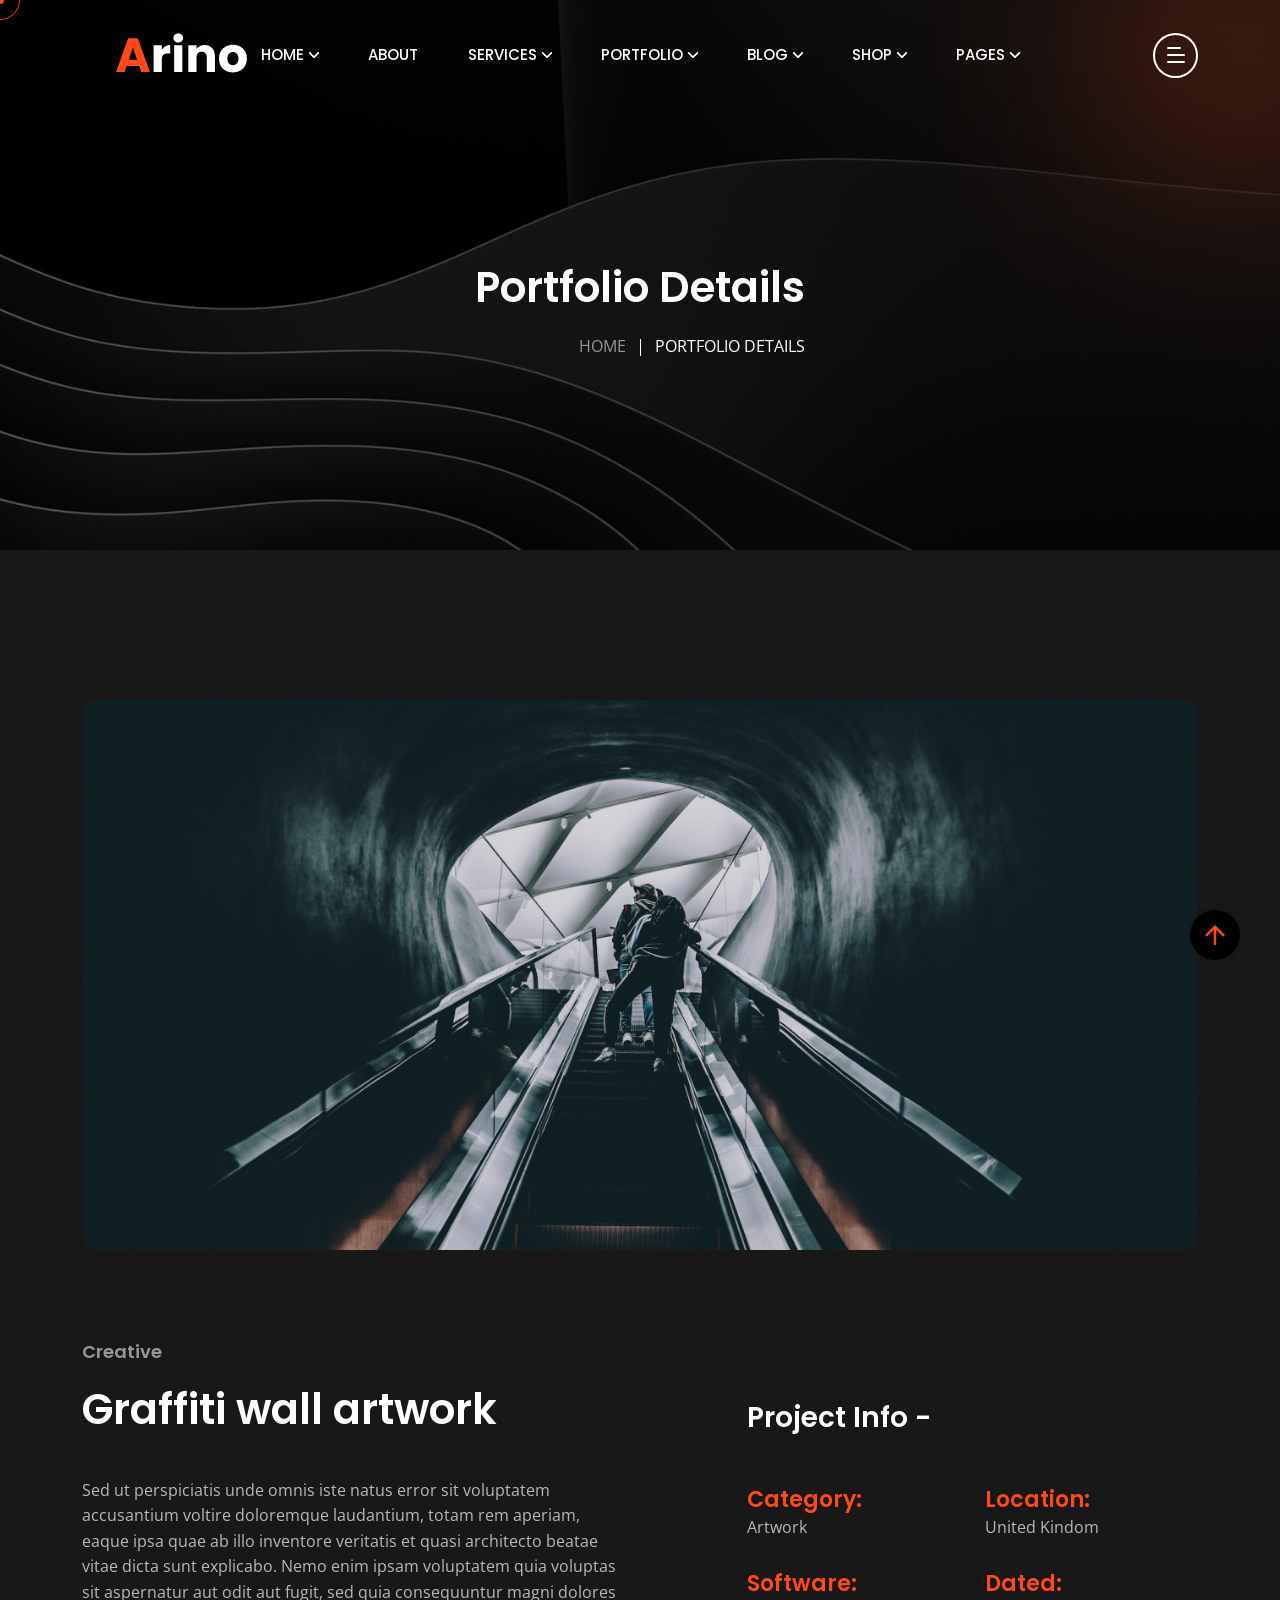
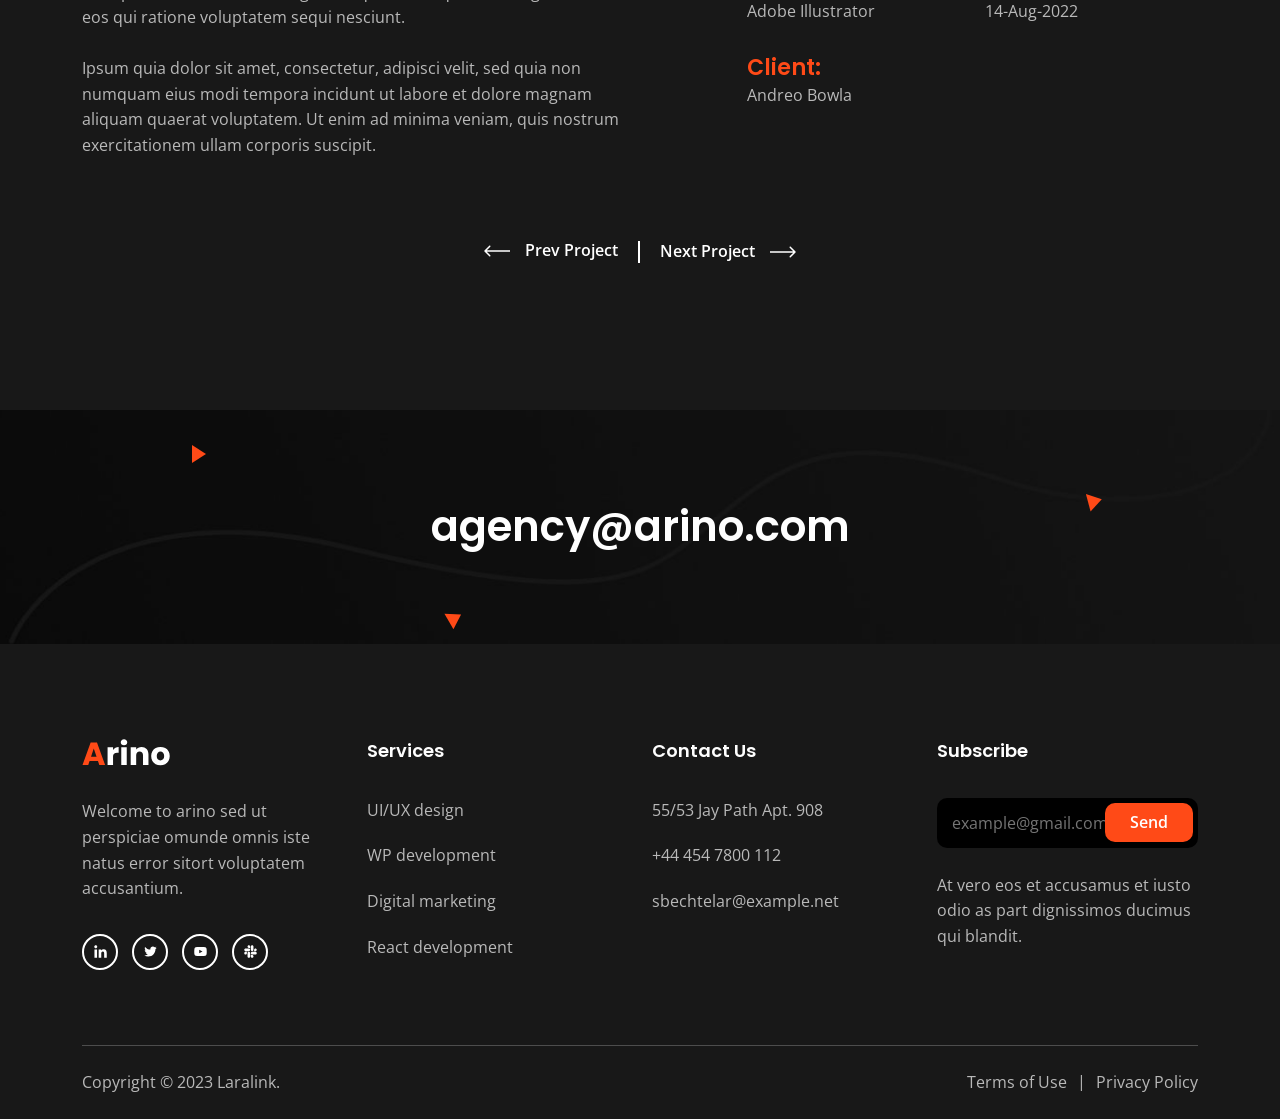
<file: portfolio-details.html>
<!DOCTYPE html>
<html class="no-js" lang="en">

<head>
  <!-- Meta Tags -->
  <meta charset="utf-8">
  <meta http-equiv="x-ua-compatible" content="ie=edge">
  <meta name="viewport" content="width=device-width, initial-scale=1">
  <meta name="author" content="Laralink">
  <!-- Favicon Icon -->
  <link rel="icon" href="assets/img/favicon.png">
  <!-- Site Title -->
  <title>Arino - Creative Agency Template</title>
  <link rel="stylesheet" href="assets/css/plugins/bootstrap.min.css">
  <link rel="stylesheet" href="assets/css/plugins/fontawesome.min.css">
  <link rel="stylesheet" href="assets/css/plugins/slick.css">
  <link rel="stylesheet" href="assets/css/plugins/lightgallery.min.css">
  <link rel="stylesheet" href="assets/css/plugins/animate.css">
  <link rel="stylesheet" href="assets/css/style.css">
</head>

<body>
  <div class="cs-preloader cs-center">
    <div class="cs-preloader_in"></div>
  </div>
  <!-- Start Header Section -->
  <header class="cs-site_header cs-style1 text-uppercase cs-sticky_header">
    <div class="cs-main_header">
      <div class="container">
        <div class="cs-main_header_in">
          <div class="cs-main_header_left">
            <a class="cs-site_branding" href="index.html">
              <img src="assets/img/logo.svg" alt="Logo">
            </a>
          </div>
          <div class="cs-main_header_center">
            <div class="cs-nav cs-primary_font cs-medium">
              <ul class="cs-nav_list">
                <li class="menu-item-has-children cs-mega_menu">
                  <a href="index.html">Home</a>
                  <ul class="cs-mega_wrapper">
                    <li>
                      <ul>
                        <li>
                          <a href="index.html" class="cs-nav_list_img">
                            <img src="assets/img/demo/main-home.jpeg" alt="Thumb">
                          </a>
                          <a href="index.html">Main Home</a>
                        </li>
                        <li>
                          <a href="showcase-portfolio.html" class="cs-nav_list_img">
                            <img src="assets/img/demo/showcase.jpeg" alt="Thumb">
                          </a>
                          <a href="showcase-portfolio.html">Showcase Portfolio</a>
                        </li>
                      </ul>
                    </li>
                    <li>
                      <ul>
                        <li>
                          <a href="photography-agency.html" class="cs-nav_list_img">
                            <img src="assets/img/demo/photography-agency.jpeg" alt="Thumb">
                          </a>
                          <a href="photography-agency.html">Photography Agency</a>
                        </li>
                        <li>
                          <a href="case-study-showcase.html" class="cs-nav_list_img">
                            <img src="assets/img/demo/case_study_showcase.jpeg" alt="Thumb">
                          </a>
                          <a href="case-study-showcase.html">Case Study Showcase</a>
                        </li>
                      </ul>
                    </li>
                    <li>
                      <ul>
                        <li>
                          <a href="creative-portfolio.html" class="cs-nav_list_img">
                            <img src="assets/img/demo/portfolio.jpeg" alt="Thumb">
                          </a>
                          <a href="creative-portfolio.html">Creative Portfolio</a>
                        </li>
                      </ul>
                    </li>
                    <li>
                      <ul>
                        <li>
                          <a href="digital-agency.html" class="cs-nav_list_img">
                            <img src="assets/img/demo/digital-agency.jpeg" alt="Thumb">
                          </a>
                          <a href="digital-agency.html">Digital Agency</a>
                        </li>
                      </ul>
                    </li>
                    <li>
                      <ul>
                        <li>
                          <a href="marketing-agency.html" class="cs-nav_list_img">
                            <img src="assets/img/demo/marketing.jpeg" alt="Thumb">
                          </a>
                          <a href="marketing-agency.html">Marketing Agency</a>
                        </li>
                      </ul>
                    </li>
                    <li>
                      <ul>
                        <li>
                          <a href="freelancer-agency.html" class="cs-nav_list_img">
                            <img src="assets/img/demo/freelancer-agency.jpeg" alt="Thumb">
                            <span class="cs-header_badge">New</span>
                          </a>
                          <a href="freelancer-agency.html">Freelancing Agency</a>
                        </li>
                      </ul>
                    </li>
                    <li>
                      <ul>
                        <li>
                          <a href="https://arino-html-rtl.vercel.app" target="_blank" class="cs-nav_list_img">
                            <img src="assets/img/demo/rtl.jpeg" alt="Thumb">
                            <span class="cs-header_badge">New</span>
                          </a>
                          <a href="https://arino-html-rtl.vercel.app" target="_blank">RTL Demo</a>
                        </li>
                      </ul>
                    </li>
                  </ul>
                </li>
                <li><a href="about.html">About</a></li>
                <li class="menu-item-has-children"><a href="service.html">Services</a>
                  <ul>
                    <li><a href="service.html">Services</a></li>
                    <li><a href="service-details.html">Service Details</a></li>
                  </ul>
                </li>
                <li class="menu-item-has-children"><a href="portfolio.html">Portfolio</a>
                  <ul>
                    <li><a href="portfolio.html">Portfolio</a></li>
                    <li><a href="portfolio-details.html">Portfolio Details</a></li>
                  </ul>
                </li>
                <li class="menu-item-has-children"><a href="blog.html">Blog</a>
                  <ul>
                    <li><a href="blog.html">Blog</a></li>
                    <li><a href="blog-details.html">Blog Details</a></li>
                  </ul>
                </li>
                <li class="menu-item-has-children">
                  <a href="shop.html">Shop</a>
                  <ul>
                    <li>
                      <a href="shop.html">Our Shop</a>
                    </li>
                    <li>
                      <a href="shop-product-details.html">Shop Details</a>
                    </li>
                    <li>
                      <a href="shop-cart.html">Cart</a>
                    </li>
                    <li>
                      <a href="shop-checkout.html">Checkout</a>
                    </li>
                    <li>
                      <a href="shop-order-recived.html">Success Order</a>
                    </li>
                    <li>
                      <a href="shop-wishlist.html">Wishlist</a>
                    </li>
                  </ul>
                </li>
                <li class="menu-item-has-children"><a href="#">Pages</a>
                  <ul>
                    <li><a href="contact.html">Contact</a></li>
                    <li><a href="team.html">Team</a></li>
                    <li><a href="team-details.html">Team Details</a></li>
                    <li><a href="case-study.html">Case Study Details</a></li>
                    <li><a href="faq.html">FAQ</a></li>
                  </ul>
                </li>
              </ul>
            </div>
          </div>
          <div class="cs-main_header_right">
            <div class="cs-toolbox">
              <span class="cs-icon_btn">
                <span class="cs-icon_btn_in">
                  <span></span>
                  <span></span>
                  <span></span>
                  <span></span>
                </span>
              </span>
            </div>
          </div>
        </div>
      </div>
    </div>
  </header>
  <div class="cs-side_header">
    <button class="cs-close"></button>
    <div class="cs-side_header_overlay"></div>
    <div class="cs-side_header_in">
      <div class="cs-side_header_shape"></div>
      <a class="cs-site_branding" href="index.html">
        <img src="assets/img/footer_logo.svg" alt="Logo">
      </a>
      <div class="cs-side_header_box">
        <h2 class="cs-side_header_heading">Do you have a project in your  <br> mind? Keep connect us.</h2>
      </div>
      <div class="cs-side_header_box">
        <h3 class="cs-side_header_title cs-primary_color">Contact Us</h3>
        <ul class="cs-contact_info cs-style1 cs-mp0">
          <li>
            <svg width="18" height="18" viewBox="0 0 18 18" fill="none" xmlns="http://www.w3.org/2000/svg">
              <path d="M17 12.5C15.75 12.5 14.55 12.3 13.43 11.93C13.08 11.82 12.69 11.9 12.41 12.17L10.21 14.37C7.38 12.93 5.06 10.62 3.62 7.79L5.82 5.58C6.1 5.31 6.18 4.92 6.07 4.57C5.7 3.45 5.5 2.25 5.5 1C5.5 0.45 5.05 0 4.5 0H1C0.45 0 0 0.45 0 1C0 10.39 7.61 18 17 18C17.55 18 18 17.55 18 17V13.5C18 12.95 17.55 12.5 17 12.5ZM9 0V10L12 7H18V0H9Z" fill="#FF4A17"/>
            </svg>
            <span>+44 454 7800 112</span>
          </li>
          <li>
            <svg width="20" height="18" viewBox="0 0 20 18" fill="none" xmlns="http://www.w3.org/2000/svg">
              <path d="M20 6.98V16C20 17.1 19.1 18 18 18H2C0.9 18 0 17.1 0 16V4C0 2.9 0.9 2 2 2H12.1C12.04 2.32 12 2.66 12 3C12 4.48 12.65 5.79 13.67 6.71L10 9L2 4V6L10 11L15.3 7.68C15.84 7.88 16.4 8 17 8C18.13 8 19.16 7.61 20 6.98ZM14 3C14 4.66 15.34 6 17 6C18.66 6 20 4.66 20 3C20 1.34 18.66 0 17 0C15.34 0 14 1.34 14 3Z" fill="#FF4A17"/>
            </svg>              
            <span>infotech@arino.com</span>
          </li>
          <li>
            <svg width="14" height="20" viewBox="0 0 14 20" fill="none" xmlns="http://www.w3.org/2000/svg">
              <path d="M7 0C3.13 0 0 3.13 0 7C0 12.25 7 20 7 20C7 20 14 12.25 14 7C14 3.13 10.87 0 7 0ZM7 9.5C5.62 9.5 4.5 8.38 4.5 7C4.5 5.62 5.62 4.5 7 4.5C8.38 4.5 9.5 5.62 9.5 7C9.5 8.38 8.38 9.5 7 9.5Z" fill="#FF4A17"/>
            </svg>              
            <span>50 Wall Street Suite, 44150 <br>Ohio, United States</span>
          </li>
        </ul>
      </div>
      <div class="cs-side_header_box">
        <h3 class="cs-side_header_title cs-primary_color">Subscribe</h3>
        <div class="cs-newsletter cs-style1">
          <form action="#" class="cs-newsletter_form">
            <input type="email" class="cs-newsletter_input" placeholder="example@gmail.com">
            <button class="cs-newsletter_btn"><span>Send</span></button>
          </form>
          <div class="cs-newsletter_text">At vero eos et accusamus et iusto odio as part dignissimos ducimus qui blandit.</div>
        </div>
      </div>
      <div class="cs-side_header_box">
        <div class="cs-social_btns cs-style1">
          <a href="#" class="cs-center">
            <svg width="15" height="15" viewBox="0 0 15 15" fill="none" xmlns="http://www.w3.org/2000/svg">
              <path d="M4.04799 13.7497H1.45647V5.4043H4.04799V13.7497ZM2.75084 4.2659C1.92215 4.2659 1.25 3.57952 1.25 2.75084C1.25 2.35279 1.40812 1.97105 1.68958 1.68958C1.97105 1.40812 2.35279 1.25 2.75084 1.25C3.14888 1.25 3.53063 1.40812 3.81209 1.68958C4.09355 1.97105 4.25167 2.35279 4.25167 2.75084C4.25167 3.57952 3.57924 4.2659 2.75084 4.2659ZM13.7472 13.7497H11.1613V9.68722C11.1613 8.71903 11.1417 7.4774 9.81389 7.4774C8.46652 7.4774 8.26004 8.5293 8.26004 9.61747V13.7497H5.67132V5.4043H8.15681V6.54269H8.19308C8.53906 5.887 9.38421 5.19503 10.6451 5.19503C13.2679 5.19503 13.75 6.92215 13.75 9.16546V13.7497H13.7472Z" fill="white"></path>
            </svg> 
          </a>
          <a href="#" class="cs-center">
            <svg width="13" height="11" viewBox="0 0 13 11" fill="none" xmlns="http://www.w3.org/2000/svg">
              <path d="M11.4651 2.95396C11.4731 3.065 11.4731 3.17606 11.4731 3.2871C11.4731 6.67383 8.89535 10.5761 4.18402 10.5761C2.73255 10.5761 1.38421 10.1557 0.25 9.42608C0.456226 9.44986 0.654494 9.4578 0.868655 9.4578C2.06629 9.4578 3.16879 9.0533 4.04918 8.36326C2.92291 8.33946 1.97906 7.60183 1.65386 6.5866C1.81251 6.61038 1.97112 6.62624 2.1377 6.62624C2.36771 6.62624 2.59774 6.59451 2.81188 6.53901C1.63802 6.30105 0.757595 5.26996 0.757595 4.02472V3.99301C1.09864 4.18336 1.49524 4.30233 1.91558 4.31818C1.22554 3.85814 0.773464 3.07294 0.773464 2.1846C0.773464 1.70872 0.900344 1.27249 1.12244 0.891774C2.38355 2.44635 4.27919 3.46156 6.40481 3.57262C6.36516 3.38226 6.34136 3.184 6.34136 2.9857C6.34136 1.57388 7.4835 0.423828 8.90323 0.423828C9.64086 0.423828 10.3071 0.733156 10.7751 1.23284C11.354 1.1218 11.9093 0.907643 12.401 0.614185C12.2106 1.20906 11.8061 1.70875 11.2748 2.02598C11.7903 1.97049 12.29 1.82769 12.75 1.62942C12.4011 2.13702 11.9648 2.5891 11.4651 2.95396V2.95396Z" fill="white"></path>
            </svg>                    
          </a>
          <a href="#" class="cs-center">
            <svg width="13" height="9" viewBox="0 0 13 9" fill="none" xmlns="http://www.w3.org/2000/svg">
              <path d="M12.4888 1.48066C12.345 0.939353 11.9215 0.513038 11.3837 0.368362C10.4089 0.105469 6.5 0.105469 6.5 0.105469C6.5 0.105469 2.59116 0.105469 1.61633 0.368362C1.07853 0.513061 0.65496 0.939353 0.5112 1.48066C0.25 2.4618 0.25 4.50887 0.25 4.50887C0.25 4.50887 0.25 6.55595 0.5112 7.53709C0.65496 8.0784 1.07853 8.48695 1.61633 8.63163C2.59116 8.89452 6.5 8.89452 6.5 8.89452C6.5 8.89452 10.4088 8.89452 11.3837 8.63163C11.9215 8.48695 12.345 8.0784 12.4888 7.53709C12.75 6.55595 12.75 4.50887 12.75 4.50887C12.75 4.50887 12.75 2.4618 12.4888 1.48066V1.48066ZM5.22158 6.36746V2.65029L8.48861 4.50892L5.22158 6.36746V6.36746Z" fill="white"></path>
            </svg>                    
          </a>
          <a href="#" class="cs-center">
            <svg width="13" height="13" viewBox="0 0 13 13" fill="none" xmlns="http://www.w3.org/2000/svg">
              <path d="M2.87612 8.149C2.87612 8.87165 2.28571 9.46205 1.56306 9.46205C0.840402 9.46205 0.25 8.87165 0.25 8.149C0.25 7.42634 0.840402 6.83594 1.56306 6.83594H2.87612V8.149ZM3.53795 8.149C3.53795 7.42634 4.12835 6.83594 4.851 6.83594C5.57366 6.83594 6.16406 7.42634 6.16406 8.149V11.4369C6.16406 12.1596 5.57366 12.75 4.851 12.75C4.12835 12.75 3.53795 12.1596 3.53795 11.4369V8.149ZM4.851 2.87612C4.12835 2.87612 3.53795 2.28571 3.53795 1.56306C3.53795 0.840402 4.12835 0.25 4.851 0.25C5.57366 0.25 6.16406 0.840402 6.16406 1.56306V2.87612H4.851V2.87612ZM4.851 3.53795C5.57366 3.53795 6.16406 4.12835 6.16406 4.851C6.16406 5.57366 5.57366 6.16406 4.851 6.16406H1.56306C0.840402 6.16406 0.25 5.57366 0.25 4.851C0.25 4.12835 0.840402 3.53795 1.56306 3.53795H4.851V3.53795ZM10.1239 4.851C10.1239 4.12835 10.7143 3.53795 11.4369 3.53795C12.1596 3.53795 12.75 4.12835 12.75 4.851C12.75 5.57366 12.1596 6.16406 11.4369 6.16406H10.1239V4.851V4.851ZM9.46205 4.851C9.46205 5.57366 8.87165 6.16406 8.149 6.16406C7.42634 6.16406 6.83594 5.57366 6.83594 4.851V1.56306C6.83594 0.840402 7.42634 0.25 8.149 0.25C8.87165 0.25 9.46205 0.840402 9.46205 1.56306V4.851V4.851ZM8.149 10.1239C8.87165 10.1239 9.46205 10.7143 9.46205 11.4369C9.46205 12.1596 8.87165 12.75 8.149 12.75C7.42634 12.75 6.83594 12.1596 6.83594 11.4369V10.1239H8.149ZM8.149 9.46205C7.42634 9.46205 6.83594 8.87165 6.83594 8.149C6.83594 7.42634 7.42634 6.83594 8.149 6.83594H11.4369C12.1596 6.83594 12.75 7.42634 12.75 8.149C12.75 8.87165 12.1596 9.46205 11.4369 9.46205H8.149Z" fill="white"></path>
            </svg>                    
          </a>
        </div>
      </div>
    </div>
  </div>
  <!-- End Header Section -->
  
  <!-- Start Hero -->
  <div class="cs-page_heading cs-style1 cs-center text-center cs-bg" data-src="assets/img/portfolio_details_bg.jpeg">
    <div class="container">
      <div class="cs-page_heading_in">
        <h1 class="cs-page_title cs-font_50 cs-white_color">Portfolio Details</h1>
        <ol class="breadcrumb text-uppercase">
          <li class="breadcrumb-item"><a href="index.html">Home</a></li>
          <li class="breadcrumb-item active">Portfolio Details</li>
        </ol>
      </div>
    </div>
  </div>
  <!-- End Hero -->
  <!-- End Why Choose -->
  <div class="cs-height_150 cs-height_lg_80"></div>
  <div class="container">
    <div class="cs-portfolio_details">
      <img src="assets/img/portfolio_details_1.jpeg" alt="Image" class="cs-radius_15 w-100">
      <div class="cs-height_90 cs-height_lg_40"></div>
      <div class="row">
        <div class="col-lg-6">
          <div class="cs-section_heading cs-style1">
            <h3 class="cs-section_subtitle">Creative</h3>
            <h2 class="cs-section_title">Graffiti wall artwork</h2>
            <div class="cs-height_40 cs-height_lg_20"></div>
            <p>Sed ut perspiciatis unde omnis iste natus error sit voluptatem accusantium voltire doloremque laudantium, totam rem aperiam, eaque ipsa quae ab illo inventore veritatis et quasi architecto beatae vitae dicta sunt explicabo. Nemo enim ipsam voluptatem quia voluptas sit aspernatur aut odit aut fugit, sed quia consequuntur magni dolores eos qui ratione voluptatem sequi nesciunt.</p>
            <div class="cs-height_10 cs-height_lg_10"></div>
            <p>Ipsum quia dolor sit amet, consectetur, adipisci velit, sed quia non numquam eius modi tempora incidunt ut labore et dolore magnam aliquam quaerat voluptatem. Ut enim ad minima veniam, quis nostrum exercitationem ullam corporis suscipit.</p>
          </div>
        </div>
        <div class="col-lg-5 offset-lg-1">
          <div class="cs-height_60 cs-height_lg_40"></div>
          <h2 class="cs-font_30 cs-font_26_sm cs-m0">Project Info -</h2>
          <div class="cs-height_50 cs-height_lg_30"></div>
          <div class="row">
            <div class="col-6">
              <h3 class="cs-accent_color cs-font_22 cs-font_18_sm cs-m0">Category:</h3>
              <p class="cs-m0">Artwork</p>
              <div class="cs-height_30 cs-height_lg_30"></div>
            </div>
            <div class="col-6">
              <h3 class="cs-accent_color cs-font_22 cs-font_18_sm cs-m0">Location:</h3>
              <p class="cs-m0">United Kindom</p>
              <div class="cs-height_30 cs-height_lg_30"></div>
            </div>
            <div class="col-6">
              <h3 class="cs-accent_color cs-font_22 cs-font_18_sm cs-m0">Software:</h3>
              <p class="cs-m0">Adobe Illustrator</p>
              <div class="cs-height_30 cs-height_lg_30"></div>
            </div>
            <div class="col-6">
              <h3 class="cs-accent_color cs-font_22 cs-font_18_sm cs-m0">Dated:</h3>
              <p class="cs-m0">14-Aug-2022</p>
              <div class="cs-height_30 cs-height_lg_30"></div>
            </div>
            <div class="col-6">
              <h3 class="cs-accent_color cs-font_22 cs-font_18_sm cs-m0">Client:</h3>
              <p class="cs-m0">Andreo Bowla</p>
              <div class="cs-height_30 cs-height_lg_30"></div>
            </div>
          </div>
        </div>
      </div>
    </div>
    <div class="cs-height_65 cs-height_lg_10"></div>
    <div class="cs-page_navigation cs-center">
      <div>
        <a href="#" class="cs-text_btn cs-type1">
          <svg width="26" height="12" viewBox="0 0 26 12" fill="none" xmlns="http://www.w3.org/2000/svg">
            <path d="M0.469669 5.46967C0.176777 5.76256 0.176777 6.23744 0.469669 6.53033L5.24264 11.3033C5.53553 11.5962 6.01041 11.5962 6.3033 11.3033C6.59619 11.0104 6.59619 10.5355 6.3033 10.2426L2.06066 6L6.3033 1.75736C6.59619 1.46447 6.59619 0.989593 6.3033 0.696699C6.01041 0.403806 5.53553 0.403806 5.24264 0.696699L0.469669 5.46967ZM26 5.25L1 5.25V6.75L26 6.75V5.25Z" fill="currentColor"/>
          </svg>            
          <span>Prev Project</span>               
        </a>
      </div>
      <div>
        <a href="#" class="cs-text_btn">
          <span>Next Project</span>
          <svg width="26" height="12" viewBox="0 0 26 12" fill="none" xmlns="http://www.w3.org/2000/svg">
            <path d="M25.5303 6.53033C25.8232 6.23744 25.8232 5.76256 25.5303 5.46967L20.7574 0.696699C20.4645 0.403806 19.9896 0.403806 19.6967 0.696699C19.4038 0.989593 19.4038 1.46447 19.6967 1.75736L23.9393 6L19.6967 10.2426C19.4038 10.5355 19.4038 11.0104 19.6967 11.3033C19.9896 11.5962 20.4645 11.5962 20.7574 11.3033L25.5303 6.53033ZM0 6.75H25V5.25H0V6.75Z" fill="currentColor"></path>
          </svg>                
        </a>
      </div>
    </div>
  </div>
  
  <div class="cs-height_145 cs-height_lg_80"></div>
  <!-- Start CTA -->
  <section>
    <div class="cs-cta cs-style1 cs-bg text-center cs-shape_wrap_1 cs-position_1 rounded-0" data-src="assets/img/cta_bg_2.jpeg" >
      <div class="cs-shape_1"></div>
      <div class="cs-shape_1"></div>
      <div class="cs-shape_1"></div>
      <div class="cs-cta_in">
        <h2 class="cs-cta_title cs-semi_bold cs-m0">agency@arino.com</h2>
      </div>
    </div>
  </section>
  <!-- End CTA -->
  <!-- Start Footer -->
  <footer class="cs-fooer">
    <div class="cs-fooer_main">
      <div class="container">
        <div class="row">
          <div class="col-lg-3 col-sm-6">
            <div class="cs-footer_item">
              <div class="cs-text_widget">
                <img src="assets/img/footer_logo.svg" alt="Thumb">
                <p>Welcome to arino sed ut perspiciae omunde omnis iste natus error sitort voluptatem accusantium.</p>
              </div>
              <div class="cs-social_btns cs-style1">
                <a href="#" class="cs-center">
                  <svg width="15" height="15" viewBox="0 0 15 15" fill="none" xmlns="http://www.w3.org/2000/svg">
                    <path d="M4.04799 13.7497H1.45647V5.4043H4.04799V13.7497ZM2.75084 4.2659C1.92215 4.2659 1.25 3.57952 1.25 2.75084C1.25 2.35279 1.40812 1.97105 1.68958 1.68958C1.97105 1.40812 2.35279 1.25 2.75084 1.25C3.14888 1.25 3.53063 1.40812 3.81209 1.68958C4.09355 1.97105 4.25167 2.35279 4.25167 2.75084C4.25167 3.57952 3.57924 4.2659 2.75084 4.2659ZM13.7472 13.7497H11.1613V9.68722C11.1613 8.71903 11.1417 7.4774 9.81389 7.4774C8.46652 7.4774 8.26004 8.5293 8.26004 9.61747V13.7497H5.67132V5.4043H8.15681V6.54269H8.19308C8.53906 5.887 9.38421 5.19503 10.6451 5.19503C13.2679 5.19503 13.75 6.92215 13.75 9.16546V13.7497H13.7472Z" fill="white"/>
                  </svg> 
                </a>
                <a href="#" class="cs-center">
                  <svg width="13" height="11" viewBox="0 0 13 11" fill="none" xmlns="http://www.w3.org/2000/svg">
                    <path d="M11.4651 2.95396C11.4731 3.065 11.4731 3.17606 11.4731 3.2871C11.4731 6.67383 8.89535 10.5761 4.18402 10.5761C2.73255 10.5761 1.38421 10.1557 0.25 9.42608C0.456226 9.44986 0.654494 9.4578 0.868655 9.4578C2.06629 9.4578 3.16879 9.0533 4.04918 8.36326C2.92291 8.33946 1.97906 7.60183 1.65386 6.5866C1.81251 6.61038 1.97112 6.62624 2.1377 6.62624C2.36771 6.62624 2.59774 6.59451 2.81188 6.53901C1.63802 6.30105 0.757595 5.26996 0.757595 4.02472V3.99301C1.09864 4.18336 1.49524 4.30233 1.91558 4.31818C1.22554 3.85814 0.773464 3.07294 0.773464 2.1846C0.773464 1.70872 0.900344 1.27249 1.12244 0.891774C2.38355 2.44635 4.27919 3.46156 6.40481 3.57262C6.36516 3.38226 6.34136 3.184 6.34136 2.9857C6.34136 1.57388 7.4835 0.423828 8.90323 0.423828C9.64086 0.423828 10.3071 0.733156 10.7751 1.23284C11.354 1.1218 11.9093 0.907643 12.401 0.614185C12.2106 1.20906 11.8061 1.70875 11.2748 2.02598C11.7903 1.97049 12.29 1.82769 12.75 1.62942C12.4011 2.13702 11.9648 2.5891 11.4651 2.95396V2.95396Z" fill="white"/>
                  </svg>                    
                </a>
                <a href="#" class="cs-center">
                  <svg width="13" height="9" viewBox="0 0 13 9" fill="none" xmlns="http://www.w3.org/2000/svg">
                    <path d="M12.4888 1.48066C12.345 0.939353 11.9215 0.513038 11.3837 0.368362C10.4089 0.105469 6.5 0.105469 6.5 0.105469C6.5 0.105469 2.59116 0.105469 1.61633 0.368362C1.07853 0.513061 0.65496 0.939353 0.5112 1.48066C0.25 2.4618 0.25 4.50887 0.25 4.50887C0.25 4.50887 0.25 6.55595 0.5112 7.53709C0.65496 8.0784 1.07853 8.48695 1.61633 8.63163C2.59116 8.89452 6.5 8.89452 6.5 8.89452C6.5 8.89452 10.4088 8.89452 11.3837 8.63163C11.9215 8.48695 12.345 8.0784 12.4888 7.53709C12.75 6.55595 12.75 4.50887 12.75 4.50887C12.75 4.50887 12.75 2.4618 12.4888 1.48066V1.48066ZM5.22158 6.36746V2.65029L8.48861 4.50892L5.22158 6.36746V6.36746Z" fill="white"/>
                  </svg>                    
                </a>
                <a href="#" class="cs-center">
                  <svg width="13" height="13" viewBox="0 0 13 13" fill="none" xmlns="http://www.w3.org/2000/svg">
                    <path d="M2.87612 8.149C2.87612 8.87165 2.28571 9.46205 1.56306 9.46205C0.840402 9.46205 0.25 8.87165 0.25 8.149C0.25 7.42634 0.840402 6.83594 1.56306 6.83594H2.87612V8.149ZM3.53795 8.149C3.53795 7.42634 4.12835 6.83594 4.851 6.83594C5.57366 6.83594 6.16406 7.42634 6.16406 8.149V11.4369C6.16406 12.1596 5.57366 12.75 4.851 12.75C4.12835 12.75 3.53795 12.1596 3.53795 11.4369V8.149ZM4.851 2.87612C4.12835 2.87612 3.53795 2.28571 3.53795 1.56306C3.53795 0.840402 4.12835 0.25 4.851 0.25C5.57366 0.25 6.16406 0.840402 6.16406 1.56306V2.87612H4.851V2.87612ZM4.851 3.53795C5.57366 3.53795 6.16406 4.12835 6.16406 4.851C6.16406 5.57366 5.57366 6.16406 4.851 6.16406H1.56306C0.840402 6.16406 0.25 5.57366 0.25 4.851C0.25 4.12835 0.840402 3.53795 1.56306 3.53795H4.851V3.53795ZM10.1239 4.851C10.1239 4.12835 10.7143 3.53795 11.4369 3.53795C12.1596 3.53795 12.75 4.12835 12.75 4.851C12.75 5.57366 12.1596 6.16406 11.4369 6.16406H10.1239V4.851V4.851ZM9.46205 4.851C9.46205 5.57366 8.87165 6.16406 8.149 6.16406C7.42634 6.16406 6.83594 5.57366 6.83594 4.851V1.56306C6.83594 0.840402 7.42634 0.25 8.149 0.25C8.87165 0.25 9.46205 0.840402 9.46205 1.56306V4.851V4.851ZM8.149 10.1239C8.87165 10.1239 9.46205 10.7143 9.46205 11.4369C9.46205 12.1596 8.87165 12.75 8.149 12.75C7.42634 12.75 6.83594 12.1596 6.83594 11.4369V10.1239H8.149ZM8.149 9.46205C7.42634 9.46205 6.83594 8.87165 6.83594 8.149C6.83594 7.42634 7.42634 6.83594 8.149 6.83594H11.4369C12.1596 6.83594 12.75 7.42634 12.75 8.149C12.75 8.87165 12.1596 9.46205 11.4369 9.46205H8.149Z" fill="white"/>
                  </svg>                    
                </a>
              </div>
            </div>
          </div>
          <div class="col-lg-3 col-sm-6">
            <div class="cs-footer_item">
              <h2 class="cs-widget_title">Services</h2>
              <ul class="cs-menu_widget cs-mp0">
                <li><a href="service-details.html">UI/UX design</a></li>
                <li><a href="service-details.html">WP development</a></li>
                <li><a href="service-details.html">Digital marketing</a></li>
                <li><a href="service-details.html">React development</a></li>
              </ul>
            </div>
          </div>
          <div class="col-lg-3 col-sm-6">
            <div class="cs-footer_item">
              <h2 class="cs-widget_title">Contact Us</h2>
              <ul class="cs-menu_widget cs-mp0">
                <li>55/53 Jay Path Apt. 908</li>
                <li>+44 454 7800 112</li>
                <li>sbechtelar@example.net</li>
              </ul>
            </div>
          </div>
          <div class="col-lg-3 col-sm-6">
            <div class="cs-footer_item">
              <h2 class="cs-widget_title">Subscribe</h2>
              <div class="cs-newsletter cs-style1">
                <form action="#" class="cs-newsletter_form">
                  <input type="email" class="cs-newsletter_input" placeholder="example@gmail.com">
                  <button class="cs-newsletter_btn"><span>Send</span></button>
                </form>
                <div class="cs-newsletter_text">At vero eos et accusamus et iusto odio as part dignissimos ducimus qui blandit.</div>
              </div>
            </div>
          </div>
        </div>
      </div>
    </div>
    <div class="container">
      <div class="cs-bottom_footer">
        <div class="cs-bottom_footer_left">
          <div class="cs-copyright">Copyright © 2023 Laralink.</div>
        </div>
        <div class="cs-bottom_footer_right">
          <ul class="cs-footer_links cs-mp0">
            <li><a href="">Terms of Use</a></li>
            <li><a href="">Privacy Policy</a></li>
          </ul>
        </div>
      </div>
    </div>
  </footer>
  <!-- End Footer -->

  <span class="cs-scrollup">
    <svg width="20" height="20" viewBox="0 0 20 20" fill="none" xmlns="http://www.w3.org/2000/svg">
      <path d="M0 10L1.7625 11.7625L8.75 4.7875V20H11.25V4.7875L18.225 11.775L20 10L10 0L0 10Z" fill="currentColor"/>
    </svg>      
  </span>
  
  <!-- Start Video Popup -->
  <div class="cs-video_popup">
    <div class="cs-video_popup_overlay"></div>
    <div class="cs-video_popup_content">
      <div class="cs-video_popup_layer"></div>
      <div class="cs-video_popup_container">
        <div class="cs-video_popup_align">
          <div class="embed-responsive embed-responsive-16by9">
            <iframe class="embed-responsive-item" src="about:blank"></iframe>
          </div>
        </div>
        <div class="cs-video_popup_close"></div>
      </div>
    </div>
  </div>
  <!-- End Video Popup -->

  <!-- Script -->
  <script src="assets/js/plugins/jquery-3.6.0.min.js"></script>
  <script src="assets/js/plugins/isotope.pkg.min.js"></script>
  <script src="assets/js/plugins/jquery.slick.min.js"></script>
  <script src="assets/js/plugins/jquery.counter.min.js"></script>
  <script src="assets/js/plugins/lightgallery.min.js"></script>
  <script src="assets/js/plugins/wow.min.js"></script>
  <script src="assets/js/plugins/gsap.min.js"></script>
  <script src="assets/js/main.js"></script>
</body>
</html>
</file>
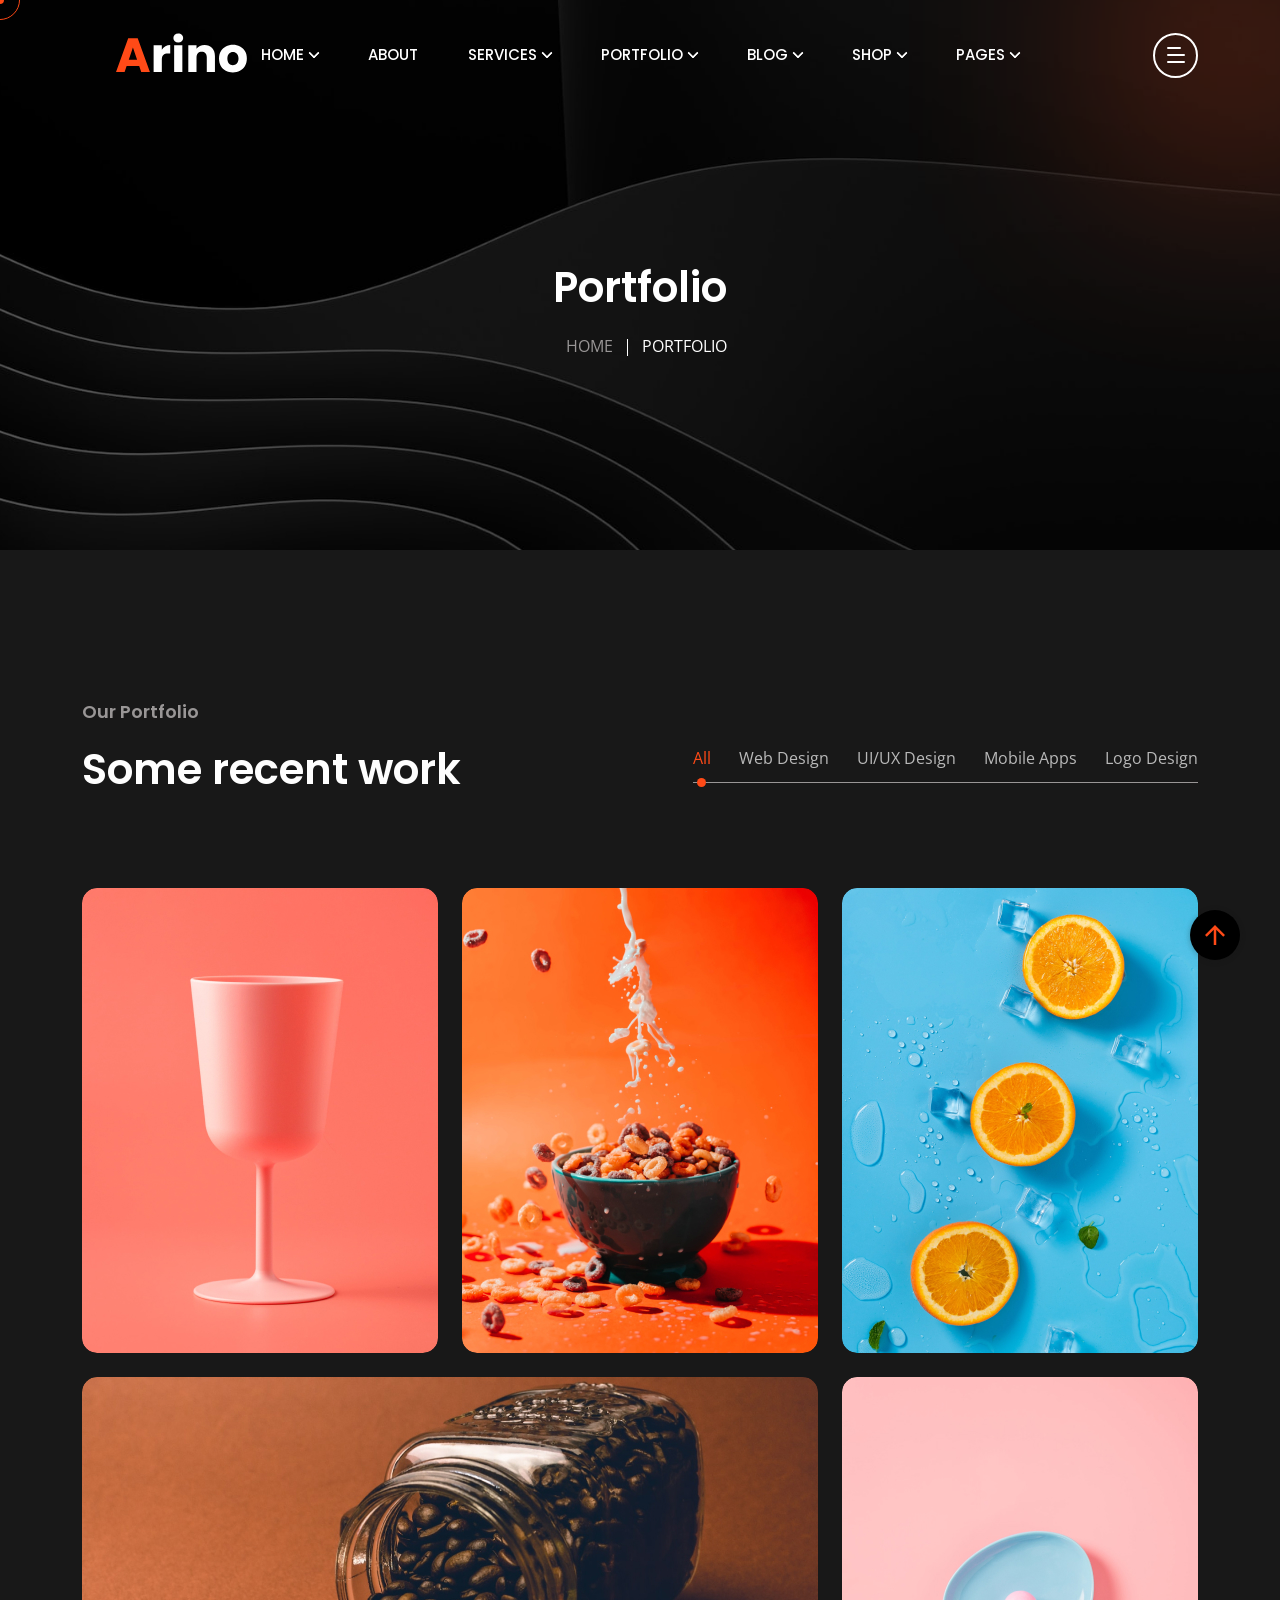
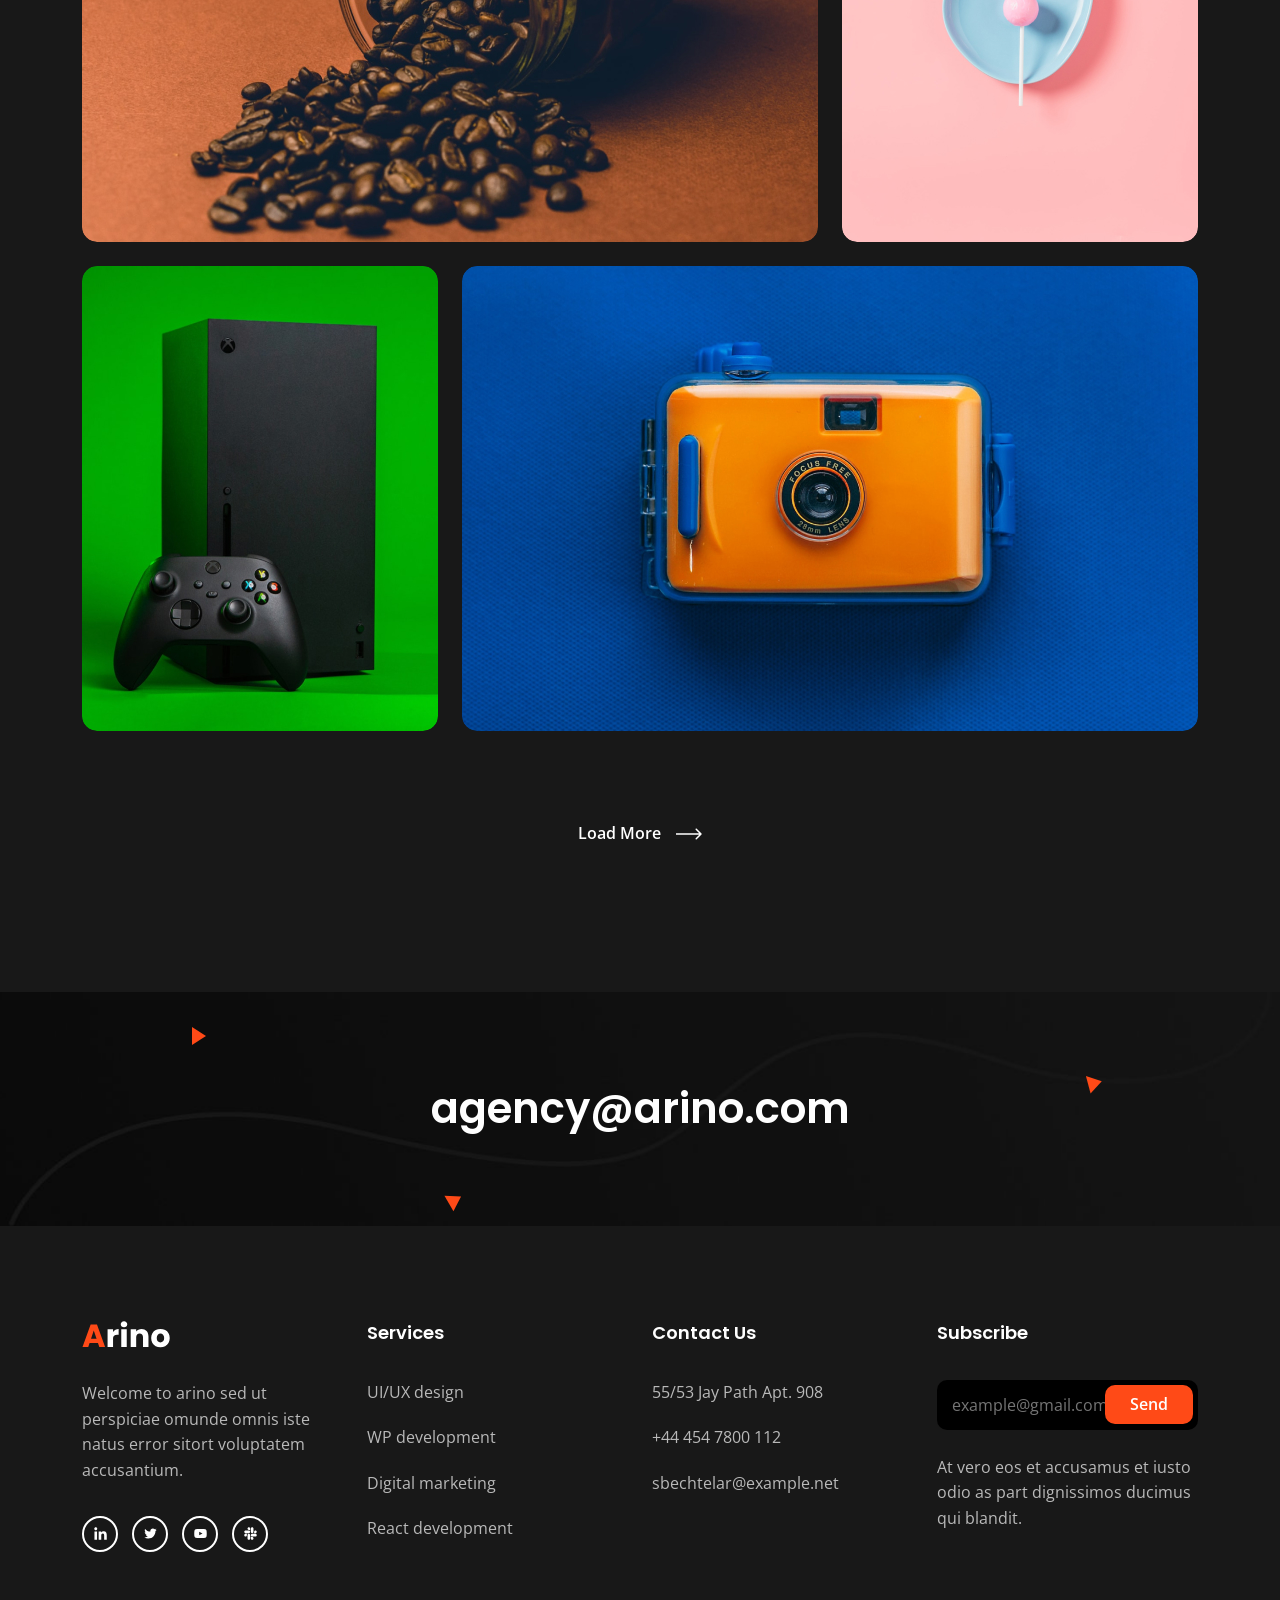
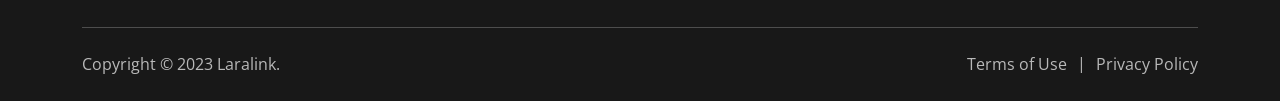
<file: portfolio.html>
<!DOCTYPE html>
<html class="no-js" lang="en">

<head>
  <!-- Meta Tags -->
  <meta charset="utf-8">
  <meta http-equiv="x-ua-compatible" content="ie=edge">
  <meta name="viewport" content="width=device-width, initial-scale=1">
  <meta name="author" content="Laralink">
  <!-- Favicon Icon -->
  <link rel="icon" href="assets/img/favicon.png">
  <!-- Site Title -->
  <title>Arino - Creative Agency Template</title>
  <link rel="stylesheet" href="assets/css/plugins/bootstrap.min.css">
  <link rel="stylesheet" href="assets/css/plugins/fontawesome.min.css">
  <link rel="stylesheet" href="assets/css/plugins/slick.css">
  <link rel="stylesheet" href="assets/css/plugins/lightgallery.min.css">
  <link rel="stylesheet" href="assets/css/plugins/animate.css">
  <link rel="stylesheet" href="assets/css/style.css">
</head>

<body>
  <div class="cs-preloader cs-center">
    <div class="cs-preloader_in"></div>
  </div>
  <!-- Start Header Section -->
  <header class="cs-site_header cs-style1 text-uppercase cs-sticky_header">
    <div class="cs-main_header">
      <div class="container">
        <div class="cs-main_header_in">
          <div class="cs-main_header_left">
            <a class="cs-site_branding" href="index.html">
              <img src="assets/img/logo.svg" alt="Logo">
            </a>
          </div>
          <div class="cs-main_header_center">
            <div class="cs-nav cs-primary_font cs-medium">
              <ul class="cs-nav_list">
                <li class="menu-item-has-children cs-mega_menu">
                  <a href="index.html">Home</a>
                  <ul class="cs-mega_wrapper">
                    <li>
                      <ul>
                        <li>
                          <a href="index.html" class="cs-nav_list_img">
                            <img src="assets/img/demo/main-home.jpeg" alt="Thumb">
                          </a>
                          <a href="index.html">Main Home</a>
                        </li>
                        <li>
                          <a href="showcase-portfolio.html" class="cs-nav_list_img">
                            <img src="assets/img/demo/showcase.jpeg" alt="Thumb">
                          </a>
                          <a href="showcase-portfolio.html">Showcase Portfolio</a>
                        </li>
                      </ul>
                    </li>
                    <li>
                      <ul>
                        <li>
                          <a href="photography-agency.html" class="cs-nav_list_img">
                            <img src="assets/img/demo/photography-agency.jpeg" alt="Thumb">
                          </a>
                          <a href="photography-agency.html">Photography Agency</a>
                        </li>
                        <li>
                          <a href="case-study-showcase.html" class="cs-nav_list_img">
                            <img src="assets/img/demo/case_study_showcase.jpeg" alt="Thumb">
                          </a>
                          <a href="case-study-showcase.html">Case Study Showcase</a>
                        </li>
                      </ul>
                    </li>
                    <li>
                      <ul>
                        <li>
                          <a href="creative-portfolio.html" class="cs-nav_list_img">
                            <img src="assets/img/demo/portfolio.jpeg" alt="Thumb">
                          </a>
                          <a href="creative-portfolio.html">Creative Portfolio</a>
                        </li>
                      </ul>
                    </li>
                    <li>
                      <ul>
                        <li>
                          <a href="digital-agency.html" class="cs-nav_list_img">
                            <img src="assets/img/demo/digital-agency.jpeg" alt="Thumb">
                          </a>
                          <a href="digital-agency.html">Digital Agency</a>
                        </li>
                      </ul>
                    </li>
                    <li>
                      <ul>
                        <li>
                          <a href="marketing-agency.html" class="cs-nav_list_img">
                            <img src="assets/img/demo/marketing.jpeg" alt="Thumb">
                          </a>
                          <a href="marketing-agency.html">Marketing Agency</a>
                        </li>
                      </ul>
                    </li>
                    <li>
                      <ul>
                        <li>
                          <a href="freelancer-agency.html" class="cs-nav_list_img">
                            <img src="assets/img/demo/freelancer-agency.jpeg" alt="Thumb">
                            <span class="cs-header_badge">New</span>
                          </a>
                          <a href="freelancer-agency.html">Freelancing Agency</a>
                        </li>
                      </ul>
                    </li>
                    <li>
                      <ul>
                        <li>
                          <a href="https://arino-html-rtl.vercel.app" target="_blank" class="cs-nav_list_img">
                            <img src="assets/img/demo/rtl.jpeg" alt="Thumb">
                            <span class="cs-header_badge">New</span>
                          </a>
                          <a href="https://arino-html-rtl.vercel.app" target="_blank">RTL Demo</a>
                        </li>
                      </ul>
                    </li>
                  </ul>
                </li>
                <li><a href="about.html">About</a></li>
                <li class="menu-item-has-children"><a href="service.html">Services</a>
                  <ul>
                    <li><a href="service.html">Services</a></li>
                    <li><a href="service-details.html">Service Details</a></li>
                  </ul>
                </li>
                <li class="menu-item-has-children"><a href="portfolio.html">Portfolio</a>
                  <ul>
                    <li><a href="portfolio.html">Portfolio</a></li>
                    <li><a href="portfolio-details.html">Portfolio Details</a></li>
                  </ul>
                </li>
                <li class="menu-item-has-children"><a href="blog.html">Blog</a>
                  <ul>
                    <li><a href="blog.html">Blog</a></li>
                    <li><a href="blog-details.html">Blog Details</a></li>
                  </ul>
                </li>
                <li class="menu-item-has-children">
                  <a href="shop.html">Shop</a>
                  <ul>
                    <li>
                      <a href="shop.html">Our Shop</a>
                    </li>
                    <li>
                      <a href="shop-product-details.html">Shop Details</a>
                    </li>
                    <li>
                      <a href="shop-cart.html">Cart</a>
                    </li>
                    <li>
                      <a href="shop-checkout.html">Checkout</a>
                    </li>
                    <li>
                      <a href="shop-order-recived.html">Success Order</a>
                    </li>
                    <li>
                      <a href="shop-wishlist.html">Wishlist</a>
                    </li>
                  </ul>
                </li>
                <li class="menu-item-has-children"><a href="#">Pages</a>
                  <ul>
                    <li><a href="contact.html">Contact</a></li>
                    <li><a href="team.html">Team</a></li>
                    <li><a href="team-details.html">Team Details</a></li>
                    <li><a href="case-study.html">Case Study Details</a></li>
                    <li><a href="faq.html">FAQ</a></li>
                  </ul>
                </li>
              </ul>
            </div>
          </div>
          <div class="cs-main_header_right">
            <div class="cs-toolbox">
              <span class="cs-icon_btn">
                <span class="cs-icon_btn_in">
                  <span></span>
                  <span></span>
                  <span></span>
                  <span></span>
                </span>
              </span>
            </div>
          </div>
        </div>
      </div>
    </div>
  </header>
  <div class="cs-side_header">
    <button class="cs-close"></button>
    <div class="cs-side_header_overlay"></div>
    <div class="cs-side_header_in">
      <div class="cs-side_header_shape"></div>
      <a class="cs-site_branding" href="index.html">
        <img src="assets/img/footer_logo.svg" alt="Logo">
      </a>
      <div class="cs-side_header_box">
        <h2 class="cs-side_header_heading">Do you have a project in your  <br> mind? Keep connect us.</h2>
      </div>
      <div class="cs-side_header_box">
        <h3 class="cs-side_header_title cs-primary_color">Contact Us</h3>
        <ul class="cs-contact_info cs-style1 cs-mp0">
          <li>
            <svg width="18" height="18" viewBox="0 0 18 18" fill="none" xmlns="http://www.w3.org/2000/svg">
              <path d="M17 12.5C15.75 12.5 14.55 12.3 13.43 11.93C13.08 11.82 12.69 11.9 12.41 12.17L10.21 14.37C7.38 12.93 5.06 10.62 3.62 7.79L5.82 5.58C6.1 5.31 6.18 4.92 6.07 4.57C5.7 3.45 5.5 2.25 5.5 1C5.5 0.45 5.05 0 4.5 0H1C0.45 0 0 0.45 0 1C0 10.39 7.61 18 17 18C17.55 18 18 17.55 18 17V13.5C18 12.95 17.55 12.5 17 12.5ZM9 0V10L12 7H18V0H9Z" fill="#FF4A17"/>
            </svg>
            <span>+44 454 7800 112</span>
          </li>
          <li>
            <svg width="20" height="18" viewBox="0 0 20 18" fill="none" xmlns="http://www.w3.org/2000/svg">
              <path d="M20 6.98V16C20 17.1 19.1 18 18 18H2C0.9 18 0 17.1 0 16V4C0 2.9 0.9 2 2 2H12.1C12.04 2.32 12 2.66 12 3C12 4.48 12.65 5.79 13.67 6.71L10 9L2 4V6L10 11L15.3 7.68C15.84 7.88 16.4 8 17 8C18.13 8 19.16 7.61 20 6.98ZM14 3C14 4.66 15.34 6 17 6C18.66 6 20 4.66 20 3C20 1.34 18.66 0 17 0C15.34 0 14 1.34 14 3Z" fill="#FF4A17"/>
            </svg>              
            <span>infotech@arino.com</span>
          </li>
          <li>
            <svg width="14" height="20" viewBox="0 0 14 20" fill="none" xmlns="http://www.w3.org/2000/svg">
              <path d="M7 0C3.13 0 0 3.13 0 7C0 12.25 7 20 7 20C7 20 14 12.25 14 7C14 3.13 10.87 0 7 0ZM7 9.5C5.62 9.5 4.5 8.38 4.5 7C4.5 5.62 5.62 4.5 7 4.5C8.38 4.5 9.5 5.62 9.5 7C9.5 8.38 8.38 9.5 7 9.5Z" fill="#FF4A17"/>
            </svg>              
            <span>50 Wall Street Suite, 44150 <br>Ohio, United States</span>
          </li>
        </ul>
      </div>
      <div class="cs-side_header_box">
        <h3 class="cs-side_header_title cs-primary_color">Subscribe</h3>
        <div class="cs-newsletter cs-style1">
          <form action="#" class="cs-newsletter_form">
            <input type="email" class="cs-newsletter_input" placeholder="example@gmail.com">
            <button class="cs-newsletter_btn"><span>Send</span></button>
          </form>
          <div class="cs-newsletter_text">At vero eos et accusamus et iusto odio as part dignissimos ducimus qui blandit.</div>
        </div>
      </div>
      <div class="cs-side_header_box">
        <div class="cs-social_btns cs-style1">
          <a href="#" class="cs-center">
            <svg width="15" height="15" viewBox="0 0 15 15" fill="none" xmlns="http://www.w3.org/2000/svg">
              <path d="M4.04799 13.7497H1.45647V5.4043H4.04799V13.7497ZM2.75084 4.2659C1.92215 4.2659 1.25 3.57952 1.25 2.75084C1.25 2.35279 1.40812 1.97105 1.68958 1.68958C1.97105 1.40812 2.35279 1.25 2.75084 1.25C3.14888 1.25 3.53063 1.40812 3.81209 1.68958C4.09355 1.97105 4.25167 2.35279 4.25167 2.75084C4.25167 3.57952 3.57924 4.2659 2.75084 4.2659ZM13.7472 13.7497H11.1613V9.68722C11.1613 8.71903 11.1417 7.4774 9.81389 7.4774C8.46652 7.4774 8.26004 8.5293 8.26004 9.61747V13.7497H5.67132V5.4043H8.15681V6.54269H8.19308C8.53906 5.887 9.38421 5.19503 10.6451 5.19503C13.2679 5.19503 13.75 6.92215 13.75 9.16546V13.7497H13.7472Z" fill="white"></path>
            </svg> 
          </a>
          <a href="#" class="cs-center">
            <svg width="13" height="11" viewBox="0 0 13 11" fill="none" xmlns="http://www.w3.org/2000/svg">
              <path d="M11.4651 2.95396C11.4731 3.065 11.4731 3.17606 11.4731 3.2871C11.4731 6.67383 8.89535 10.5761 4.18402 10.5761C2.73255 10.5761 1.38421 10.1557 0.25 9.42608C0.456226 9.44986 0.654494 9.4578 0.868655 9.4578C2.06629 9.4578 3.16879 9.0533 4.04918 8.36326C2.92291 8.33946 1.97906 7.60183 1.65386 6.5866C1.81251 6.61038 1.97112 6.62624 2.1377 6.62624C2.36771 6.62624 2.59774 6.59451 2.81188 6.53901C1.63802 6.30105 0.757595 5.26996 0.757595 4.02472V3.99301C1.09864 4.18336 1.49524 4.30233 1.91558 4.31818C1.22554 3.85814 0.773464 3.07294 0.773464 2.1846C0.773464 1.70872 0.900344 1.27249 1.12244 0.891774C2.38355 2.44635 4.27919 3.46156 6.40481 3.57262C6.36516 3.38226 6.34136 3.184 6.34136 2.9857C6.34136 1.57388 7.4835 0.423828 8.90323 0.423828C9.64086 0.423828 10.3071 0.733156 10.7751 1.23284C11.354 1.1218 11.9093 0.907643 12.401 0.614185C12.2106 1.20906 11.8061 1.70875 11.2748 2.02598C11.7903 1.97049 12.29 1.82769 12.75 1.62942C12.4011 2.13702 11.9648 2.5891 11.4651 2.95396V2.95396Z" fill="white"></path>
            </svg>                    
          </a>
          <a href="#" class="cs-center">
            <svg width="13" height="9" viewBox="0 0 13 9" fill="none" xmlns="http://www.w3.org/2000/svg">
              <path d="M12.4888 1.48066C12.345 0.939353 11.9215 0.513038 11.3837 0.368362C10.4089 0.105469 6.5 0.105469 6.5 0.105469C6.5 0.105469 2.59116 0.105469 1.61633 0.368362C1.07853 0.513061 0.65496 0.939353 0.5112 1.48066C0.25 2.4618 0.25 4.50887 0.25 4.50887C0.25 4.50887 0.25 6.55595 0.5112 7.53709C0.65496 8.0784 1.07853 8.48695 1.61633 8.63163C2.59116 8.89452 6.5 8.89452 6.5 8.89452C6.5 8.89452 10.4088 8.89452 11.3837 8.63163C11.9215 8.48695 12.345 8.0784 12.4888 7.53709C12.75 6.55595 12.75 4.50887 12.75 4.50887C12.75 4.50887 12.75 2.4618 12.4888 1.48066V1.48066ZM5.22158 6.36746V2.65029L8.48861 4.50892L5.22158 6.36746V6.36746Z" fill="white"></path>
            </svg>                    
          </a>
          <a href="#" class="cs-center">
            <svg width="13" height="13" viewBox="0 0 13 13" fill="none" xmlns="http://www.w3.org/2000/svg">
              <path d="M2.87612 8.149C2.87612 8.87165 2.28571 9.46205 1.56306 9.46205C0.840402 9.46205 0.25 8.87165 0.25 8.149C0.25 7.42634 0.840402 6.83594 1.56306 6.83594H2.87612V8.149ZM3.53795 8.149C3.53795 7.42634 4.12835 6.83594 4.851 6.83594C5.57366 6.83594 6.16406 7.42634 6.16406 8.149V11.4369C6.16406 12.1596 5.57366 12.75 4.851 12.75C4.12835 12.75 3.53795 12.1596 3.53795 11.4369V8.149ZM4.851 2.87612C4.12835 2.87612 3.53795 2.28571 3.53795 1.56306C3.53795 0.840402 4.12835 0.25 4.851 0.25C5.57366 0.25 6.16406 0.840402 6.16406 1.56306V2.87612H4.851V2.87612ZM4.851 3.53795C5.57366 3.53795 6.16406 4.12835 6.16406 4.851C6.16406 5.57366 5.57366 6.16406 4.851 6.16406H1.56306C0.840402 6.16406 0.25 5.57366 0.25 4.851C0.25 4.12835 0.840402 3.53795 1.56306 3.53795H4.851V3.53795ZM10.1239 4.851C10.1239 4.12835 10.7143 3.53795 11.4369 3.53795C12.1596 3.53795 12.75 4.12835 12.75 4.851C12.75 5.57366 12.1596 6.16406 11.4369 6.16406H10.1239V4.851V4.851ZM9.46205 4.851C9.46205 5.57366 8.87165 6.16406 8.149 6.16406C7.42634 6.16406 6.83594 5.57366 6.83594 4.851V1.56306C6.83594 0.840402 7.42634 0.25 8.149 0.25C8.87165 0.25 9.46205 0.840402 9.46205 1.56306V4.851V4.851ZM8.149 10.1239C8.87165 10.1239 9.46205 10.7143 9.46205 11.4369C9.46205 12.1596 8.87165 12.75 8.149 12.75C7.42634 12.75 6.83594 12.1596 6.83594 11.4369V10.1239H8.149ZM8.149 9.46205C7.42634 9.46205 6.83594 8.87165 6.83594 8.149C6.83594 7.42634 7.42634 6.83594 8.149 6.83594H11.4369C12.1596 6.83594 12.75 7.42634 12.75 8.149C12.75 8.87165 12.1596 9.46205 11.4369 9.46205H8.149Z" fill="white"></path>
            </svg>                    
          </a>
        </div>
      </div>
    </div>
  </div>
  <!-- End Header Section -->
  
  <!-- Start Hero -->
  <div class="cs-page_heading cs-style1 cs-center text-center cs-bg" data-src="assets/img/portfolio_hero_bg.jpeg">
    <div class="container">
      <div class="cs-page_heading_in">
        <h1 class="cs-page_title cs-font_50 cs-white_color">Portfolio</h1>
        <ol class="breadcrumb text-uppercase">
          <li class="breadcrumb-item"><a href="index.html">Home</a></li>
          <li class="breadcrumb-item active">Portfolio</li>
        </ol>
      </div>
    </div>
  </div>
  <!-- End Hero -->
  <div class="cs-height_150 cs-height_lg_80"></div>
  <!-- Start Portfolio -->
  <div class="container">
    <div class="cs-portfolio_1_heading">
      <div class="cs-section_heading cs-style1">
        <h3 class="cs-section_subtitle">Our Portfolio</h3>
        <h2 class="cs-section_title">Some recent work</h2>
      </div>
      <div class="cs-isotop_filter cs-style1">
        <ul class="cs-mp0 cs-center">
          <li class="active"><a href="#" data-filter="*">All</a></li>
          <li><a href="#" data-filter=".web_design">Web Design</a></li>
          <li><a href="#" data-filter=".ui_ux_design">UI/UX Design</a></li>
          <li><a href="#" data-filter=".mobile_apps">Mobile Apps</a></li>
          <li><a href="#" data-filter=".logo_design">Logo Design</a></li>
        </ul>
      </div>
    </div>
    <div class="cs-height_90 cs-height_lg_15"></div>
    <div class="cs-isotop cs-style1 cs-isotop_col_3 cs-has_gutter_24">
      <div class="cs-grid_sizer"></div>
      <div class="cs-isotop_item ui_ux_design">
        <a href="portfolio-details.html" class="cs-portfolio cs-style1 cs-type1">
          <div class="cs-portfolio_hover"></div>
          <div class="cs-portfolio_bg cs-bg" data-src="assets/img/portfolio_4.jpeg"></div>
          <div class="cs-portfolio_info">
            <div class="cs-portfolio_info_bg cs-accent_bg"></div>
            <h2 class="cs-portfolio_title">Colorful Art Work</h2>
            <div class="cs-portfolio_subtitle">See Details</div>
          </div>
        </a>
      </div><!-- .cs-isotop_item -->
      <div class="cs-isotop_item logo_design">
        <a href="portfolio-details.html" class="cs-portfolio cs-style1 cs-type1">
          <div class="cs-portfolio_hover"></div>
          <div class="cs-portfolio_bg cs-bg" data-src="assets/img/portfolio_5.jpeg"></div>
          <div class="cs-portfolio_info">
            <div class="cs-portfolio_info_bg cs-accent_bg"></div>
            <h2 class="cs-portfolio_title">Colorful Art Work</h2>
            <div class="cs-portfolio_subtitle">See Details</div>
          </div>
        </a>
      </div><!-- .cs-isotop_item -->
      <div class="cs-isotop_item web_design">
        <a href="portfolio-details.html" class="cs-portfolio cs-style1 cs-type1">
          <div class="cs-portfolio_hover"></div>
          <div class="cs-portfolio_bg cs-bg" data-src="assets/img/portfolio_6.jpeg"></div>
          <div class="cs-portfolio_info">
            <div class="cs-portfolio_info_bg cs-accent_bg"></div>
            <h2 class="cs-portfolio_title">Colorful Art Work</h2>
            <div class="cs-portfolio_subtitle">See Details</div>
          </div>
        </a>
      </div><!-- .cs-isotop_item -->
      <div class="cs-isotop_item cs-w66 mobile_apps">
        <a href="portfolio-details.html" class="cs-portfolio cs-style1 cs-type1">
          <div class="cs-portfolio_hover"></div>
          <div class="cs-portfolio_bg cs-bg" data-src="assets/img/portfolio_7.jpeg"></div>
          <div class="cs-portfolio_info">
            <div class="cs-portfolio_info_bg cs-accent_bg"></div>
            <h2 class="cs-portfolio_title">Colorful Art Work</h2>
            <div class="cs-portfolio_subtitle">See Details</div>
          </div>
        </a>
      </div><!-- .cs-isotop_item -->
      <div class="cs-isotop_item ui_ux_design">
        <a href="portfolio-details.html" class="cs-portfolio cs-style1 cs-type1">
          <div class="cs-portfolio_hover"></div>
          <div class="cs-portfolio_bg cs-bg" data-src="assets/img/portfolio_8.jpeg"></div>
          <div class="cs-portfolio_info">
            <div class="cs-portfolio_info_bg cs-accent_bg"></div>
            <h2 class="cs-portfolio_title">Colorful Art Work</h2>
            <div class="cs-portfolio_subtitle">See Details</div>
          </div>
        </a>
      </div><!-- .cs-isotop_item -->
      <div class="cs-isotop_item web_design">
        <a href="portfolio-details.html" class="cs-portfolio cs-style1 cs-type1">
          <div class="cs-portfolio_hover"></div>
          <div class="cs-portfolio_bg cs-bg" data-src="assets/img/portfolio_9.jpeg"></div>
          <div class="cs-portfolio_info">
            <div class="cs-portfolio_info_bg cs-accent_bg"></div>
            <h2 class="cs-portfolio_title">Colorful Art Work</h2>
            <div class="cs-portfolio_subtitle">See Details</div>
          </div>
        </a>
      </div><!-- .cs-isotop_item -->
      <div class="cs-isotop_item cs-w66 logo_design">
        <a href="portfolio-details.html" class="cs-portfolio cs-style1 cs-type1">
          <div class="cs-portfolio_hover"></div>
          <div class="cs-portfolio_bg cs-bg" data-src="assets/img/portfolio_10.jpeg"></div>
          <div class="cs-portfolio_info">
            <div class="cs-portfolio_info_bg cs-accent_bg"></div>
            <h2 class="cs-portfolio_title">Colorful Art Work</h2>
            <div class="cs-portfolio_subtitle">See Details</div>
          </div>
        </a>
      </div><!-- .cs-isotop_item -->
    </div>
    <div class="cs-height_90 cs-height_lg_40"></div>
    <div class="text-center">
      <a href="#" class="cs-text_btn">
        <span>Load More</span>
        <svg width="26" height="12" viewBox="0 0 26 12" fill="none" xmlns="http://www.w3.org/2000/svg">
          <path d="M25.5303 6.53033C25.8232 6.23744 25.8232 5.76256 25.5303 5.46967L20.7574 0.696699C20.4645 0.403806 19.9896 0.403806 19.6967 0.696699C19.4038 0.989593 19.4038 1.46447 19.6967 1.75736L23.9393 6L19.6967 10.2426C19.4038 10.5355 19.4038 11.0104 19.6967 11.3033C19.9896 11.5962 20.4645 11.5962 20.7574 11.3033L25.5303 6.53033ZM0 6.75H25V5.25H0V6.75Z" fill="currentColor"></path>
        </svg>                
      </a>
    </div>
  </div>
  <!-- End Portfolio -->
  <div class="cs-height_145 cs-height_lg_80"></div>
  <!-- Start CTA -->
  <section>
    <div class="cs-cta cs-style1 cs-bg text-center cs-shape_wrap_1 cs-position_1 rounded-0" data-src="assets/img/cta_bg_2.jpeg" >
      <div class="cs-shape_1"></div>
      <div class="cs-shape_1"></div>
      <div class="cs-shape_1"></div>
      <div class="cs-cta_in">
        <h2 class="cs-cta_title cs-semi_bold cs-m0">agency@arino.com</h2>
      </div>
    </div>
  </section>
  <!-- End CTA -->
  <!-- Start Footer -->
  <footer class="cs-fooer">
    <div class="cs-fooer_main">
      <div class="container">
        <div class="row">
          <div class="col-lg-3 col-sm-6">
            <div class="cs-footer_item">
              <div class="cs-text_widget">
                <img src="assets/img/footer_logo.svg" alt="Thumb">
                <p>Welcome to arino sed ut perspiciae omunde omnis iste natus error sitort voluptatem accusantium.</p>
              </div>
              <div class="cs-social_btns cs-style1">
                <a href="#" class="cs-center">
                  <svg width="15" height="15" viewBox="0 0 15 15" fill="none" xmlns="http://www.w3.org/2000/svg">
                    <path d="M4.04799 13.7497H1.45647V5.4043H4.04799V13.7497ZM2.75084 4.2659C1.92215 4.2659 1.25 3.57952 1.25 2.75084C1.25 2.35279 1.40812 1.97105 1.68958 1.68958C1.97105 1.40812 2.35279 1.25 2.75084 1.25C3.14888 1.25 3.53063 1.40812 3.81209 1.68958C4.09355 1.97105 4.25167 2.35279 4.25167 2.75084C4.25167 3.57952 3.57924 4.2659 2.75084 4.2659ZM13.7472 13.7497H11.1613V9.68722C11.1613 8.71903 11.1417 7.4774 9.81389 7.4774C8.46652 7.4774 8.26004 8.5293 8.26004 9.61747V13.7497H5.67132V5.4043H8.15681V6.54269H8.19308C8.53906 5.887 9.38421 5.19503 10.6451 5.19503C13.2679 5.19503 13.75 6.92215 13.75 9.16546V13.7497H13.7472Z" fill="white"/>
                  </svg> 
                </a>
                <a href="#" class="cs-center">
                  <svg width="13" height="11" viewBox="0 0 13 11" fill="none" xmlns="http://www.w3.org/2000/svg">
                    <path d="M11.4651 2.95396C11.4731 3.065 11.4731 3.17606 11.4731 3.2871C11.4731 6.67383 8.89535 10.5761 4.18402 10.5761C2.73255 10.5761 1.38421 10.1557 0.25 9.42608C0.456226 9.44986 0.654494 9.4578 0.868655 9.4578C2.06629 9.4578 3.16879 9.0533 4.04918 8.36326C2.92291 8.33946 1.97906 7.60183 1.65386 6.5866C1.81251 6.61038 1.97112 6.62624 2.1377 6.62624C2.36771 6.62624 2.59774 6.59451 2.81188 6.53901C1.63802 6.30105 0.757595 5.26996 0.757595 4.02472V3.99301C1.09864 4.18336 1.49524 4.30233 1.91558 4.31818C1.22554 3.85814 0.773464 3.07294 0.773464 2.1846C0.773464 1.70872 0.900344 1.27249 1.12244 0.891774C2.38355 2.44635 4.27919 3.46156 6.40481 3.57262C6.36516 3.38226 6.34136 3.184 6.34136 2.9857C6.34136 1.57388 7.4835 0.423828 8.90323 0.423828C9.64086 0.423828 10.3071 0.733156 10.7751 1.23284C11.354 1.1218 11.9093 0.907643 12.401 0.614185C12.2106 1.20906 11.8061 1.70875 11.2748 2.02598C11.7903 1.97049 12.29 1.82769 12.75 1.62942C12.4011 2.13702 11.9648 2.5891 11.4651 2.95396V2.95396Z" fill="white"/>
                  </svg>                    
                </a>
                <a href="#" class="cs-center">
                  <svg width="13" height="9" viewBox="0 0 13 9" fill="none" xmlns="http://www.w3.org/2000/svg">
                    <path d="M12.4888 1.48066C12.345 0.939353 11.9215 0.513038 11.3837 0.368362C10.4089 0.105469 6.5 0.105469 6.5 0.105469C6.5 0.105469 2.59116 0.105469 1.61633 0.368362C1.07853 0.513061 0.65496 0.939353 0.5112 1.48066C0.25 2.4618 0.25 4.50887 0.25 4.50887C0.25 4.50887 0.25 6.55595 0.5112 7.53709C0.65496 8.0784 1.07853 8.48695 1.61633 8.63163C2.59116 8.89452 6.5 8.89452 6.5 8.89452C6.5 8.89452 10.4088 8.89452 11.3837 8.63163C11.9215 8.48695 12.345 8.0784 12.4888 7.53709C12.75 6.55595 12.75 4.50887 12.75 4.50887C12.75 4.50887 12.75 2.4618 12.4888 1.48066V1.48066ZM5.22158 6.36746V2.65029L8.48861 4.50892L5.22158 6.36746V6.36746Z" fill="white"/>
                  </svg>                    
                </a>
                <a href="#" class="cs-center">
                  <svg width="13" height="13" viewBox="0 0 13 13" fill="none" xmlns="http://www.w3.org/2000/svg">
                    <path d="M2.87612 8.149C2.87612 8.87165 2.28571 9.46205 1.56306 9.46205C0.840402 9.46205 0.25 8.87165 0.25 8.149C0.25 7.42634 0.840402 6.83594 1.56306 6.83594H2.87612V8.149ZM3.53795 8.149C3.53795 7.42634 4.12835 6.83594 4.851 6.83594C5.57366 6.83594 6.16406 7.42634 6.16406 8.149V11.4369C6.16406 12.1596 5.57366 12.75 4.851 12.75C4.12835 12.75 3.53795 12.1596 3.53795 11.4369V8.149ZM4.851 2.87612C4.12835 2.87612 3.53795 2.28571 3.53795 1.56306C3.53795 0.840402 4.12835 0.25 4.851 0.25C5.57366 0.25 6.16406 0.840402 6.16406 1.56306V2.87612H4.851V2.87612ZM4.851 3.53795C5.57366 3.53795 6.16406 4.12835 6.16406 4.851C6.16406 5.57366 5.57366 6.16406 4.851 6.16406H1.56306C0.840402 6.16406 0.25 5.57366 0.25 4.851C0.25 4.12835 0.840402 3.53795 1.56306 3.53795H4.851V3.53795ZM10.1239 4.851C10.1239 4.12835 10.7143 3.53795 11.4369 3.53795C12.1596 3.53795 12.75 4.12835 12.75 4.851C12.75 5.57366 12.1596 6.16406 11.4369 6.16406H10.1239V4.851V4.851ZM9.46205 4.851C9.46205 5.57366 8.87165 6.16406 8.149 6.16406C7.42634 6.16406 6.83594 5.57366 6.83594 4.851V1.56306C6.83594 0.840402 7.42634 0.25 8.149 0.25C8.87165 0.25 9.46205 0.840402 9.46205 1.56306V4.851V4.851ZM8.149 10.1239C8.87165 10.1239 9.46205 10.7143 9.46205 11.4369C9.46205 12.1596 8.87165 12.75 8.149 12.75C7.42634 12.75 6.83594 12.1596 6.83594 11.4369V10.1239H8.149ZM8.149 9.46205C7.42634 9.46205 6.83594 8.87165 6.83594 8.149C6.83594 7.42634 7.42634 6.83594 8.149 6.83594H11.4369C12.1596 6.83594 12.75 7.42634 12.75 8.149C12.75 8.87165 12.1596 9.46205 11.4369 9.46205H8.149Z" fill="white"/>
                  </svg>                    
                </a>
              </div>
            </div>
          </div>
          <div class="col-lg-3 col-sm-6">
            <div class="cs-footer_item">
              <h2 class="cs-widget_title">Services</h2>
              <ul class="cs-menu_widget cs-mp0">
                <li><a href="service-details.html">UI/UX design</a></li>
                <li><a href="service-details.html">WP development</a></li>
                <li><a href="service-details.html">Digital marketing</a></li>
                <li><a href="service-details.html">React development</a></li>
              </ul>
            </div>
          </div>
          <div class="col-lg-3 col-sm-6">
            <div class="cs-footer_item">
              <h2 class="cs-widget_title">Contact Us</h2>
              <ul class="cs-menu_widget cs-mp0">
                <li>55/53 Jay Path Apt. 908</li>
                <li>+44 454 7800 112</li>
                <li>sbechtelar@example.net</li>
              </ul>
            </div>
          </div>
          <div class="col-lg-3 col-sm-6">
            <div class="cs-footer_item">
              <h2 class="cs-widget_title">Subscribe</h2>
              <div class="cs-newsletter cs-style1">
                <form action="#" class="cs-newsletter_form">
                  <input type="email" class="cs-newsletter_input" placeholder="example@gmail.com">
                  <button class="cs-newsletter_btn"><span>Send</span></button>
                </form>
                <div class="cs-newsletter_text">At vero eos et accusamus et iusto odio as part dignissimos ducimus qui blandit.</div>
              </div>
            </div>
          </div>
        </div>
      </div>
    </div>
    <div class="container">
      <div class="cs-bottom_footer">
        <div class="cs-bottom_footer_left">
          <div class="cs-copyright">Copyright © 2023 Laralink.</div>
        </div>
        <div class="cs-bottom_footer_right">
          <ul class="cs-footer_links cs-mp0">
            <li><a href="">Terms of Use</a></li>
            <li><a href="">Privacy Policy</a></li>
          </ul>
        </div>
      </div>
    </div>
  </footer>
  <!-- End Footer -->

  <span class="cs-scrollup">
    <svg width="20" height="20" viewBox="0 0 20 20" fill="none" xmlns="http://www.w3.org/2000/svg">
      <path d="M0 10L1.7625 11.7625L8.75 4.7875V20H11.25V4.7875L18.225 11.775L20 10L10 0L0 10Z" fill="currentColor"/>
    </svg>      
  </span>
  
  <!-- Start Video Popup -->
  <div class="cs-video_popup">
    <div class="cs-video_popup_overlay"></div>
    <div class="cs-video_popup_content">
      <div class="cs-video_popup_layer"></div>
      <div class="cs-video_popup_container">
        <div class="cs-video_popup_align">
          <div class="embed-responsive embed-responsive-16by9">
            <iframe class="embed-responsive-item" src="about:blank"></iframe>
          </div>
        </div>
        <div class="cs-video_popup_close"></div>
      </div>
    </div>
  </div>
  <!-- End Video Popup -->

  <!-- Script -->
  <script src="assets/js/plugins/jquery-3.6.0.min.js"></script>
  <script src="assets/js/plugins/isotope.pkg.min.js"></script>
  <script src="assets/js/plugins/jquery.slick.min.js"></script>
  <script src="assets/js/plugins/jquery.counter.min.js"></script>
  <script src="assets/js/plugins/lightgallery.min.js"></script>
  <script src="assets/js/plugins/wow.min.js"></script>
  <script src="assets/js/plugins/gsap.min.js"></script>
  <script src="assets/js/main.js"></script>
</body>
</html>
</file>
<file: assets/css/style.css>
/*--------------------------------------------------------------
## Basic Color
----------------------------------------------------------------*/
/*--------------------------------------------------------------
>> TABLE OF CONTENTS:
----------------------------------------------------------------
1. Typography
2. Preloader
3. Spacing
4. General
5. Slider
6. Video Popup
7. Header
8. Footer
9. Isotope
10. Sidebar
11. Hero
12. Iconbox
13. Card
14. Posts
15. Team
16. Imagebox
17. CTA
18. Timeline
19. Testimonial
20. Portfolio
21. FunFact
22. Pricing
--------------------------------------------------------------*/
/*--------------------------------------------------------------
1. Typography
----------------------------------------------------------------*/
@import url("https://fonts.googleapis.com/css2?family=Open+Sans:wght@400;600;700&family=Poppins:wght@400;600;700&display=swap");
body,
html {
  color: rgba(254, 254, 254, 0.7);
  font-family: "Open Sans", sans-serif;
  font-size: 16px;
  font-weight: 400;
  line-height: 1.6em;
  overflow-x: hidden;
  background-color: #181818;
}

h1,
h2,
h3,
h4,
h5,
h6 {
  clear: both;
  color: #FEFEFE;
  padding: 0;
  margin: 0 0 20px 0;
  font-weight: 600;
  line-height: 1.3em;
  font-family: "Poppins", sans-serif;
}

.cs-primary_font {
  font-family: "Poppins", sans-serif;
}

.cs-secondary_font {
  font-family: "Open Sans", sans-serif;
}

h1 {
  font-size: 56px;
}

h2 {
  font-size: 42px;
}

h3 {
  font-size: 30px;
}

h4 {
  font-size: 24px;
}

h5 {
  font-size: 18px;
}

h6 {
  font-size: 16px;
}

p {
  margin-bottom: 15px;
}

ul {
  margin: 0 0 25px 0;
  padding-left: 20px;
  list-style: square outside none;
}

ol {
  padding-left: 20px;
  margin-bottom: 25px;
}

dfn,
cite,
em,
i {
  font-style: italic;
}

blockquote {
  margin: 0 15px;
  font-style: italic;
  font-size: 20px;
  line-height: 1.6em;
  margin: 0;
}

address {
  margin: 0 0 15px;
}

img {
  border: 0;
  max-width: 100%;
  height: auto;
}

a {
  color: inherit;
  text-decoration: none;
  -webkit-transition: all 0.3s ease;
  transition: all 0.3s ease;
}

button {
  color: inherit;
  -webkit-transition: all 0.3s ease;
  transition: all 0.3s ease;
}

a:hover {
  text-decoration: none;
  color: #FF4A17;
}

table {
  width: 100%;
  margin-bottom: 25px;
}
table th {
  font-weight: 600;
  color: rgba(254, 254, 254, 0.7);
}
table td,
table th {
  border-top: 1px solid #4D4D4D;
  padding: 11px 10px;
}

dl {
  margin-bottom: 25px;
}
dl dt {
  font-weight: 600;
}

b,
strong {
  font-weight: bold;
}

pre {
  color: rgba(254, 254, 254, 0.7);
  border: 1px solid #4D4D4D;
  font-size: 18px;
  padding: 25px;
  border-radius: 5px;
}

kbd {
  font-size: 100%;
  background-color: rgba(254, 254, 254, 0.7);
  border-radius: 5px;
}

@media screen and (max-width: 991px) {
  body,
  html {
    font-size: 16px;
    line-height: 1.6em;
  }
  h2 {
    font-size: 36px;
    margin-bottom: 10px;
  }
}
input, textarea {
  color: #FEFEFE;
}

/*--------------------------------------------------------------
  2. Preloader
----------------------------------------------------------------*/
.cs-preloader {
  position: fixed;
  z-index: 99999;
  top: 0;
  width: 100%;
  height: 100vh;
  background-color: #181818;
}

.cs-preloader_bg {
  text-align: center;
  height: 100%;
  width: 100%;
}

.cs-preloader_in {
  width: 120px;
  height: 120px;
  position: relative;
  display: -webkit-box;
  display: -ms-flexbox;
  display: flex;
  -webkit-box-align: center;
      -ms-flex-align: center;
          align-items: center;
  -webkit-box-pack: center;
      -ms-flex-pack: center;
          justify-content: center;
  padding: 28px;
  border: 3px solid rgba(255, 255, 255, 0.8);
  border-radius: 50%;
}

.cs-preloader_in:after {
  content: "";
  border-width: 3px;
  border-style: solid;
  border-color: transparent;
  border-top-color: #FF4A17;
  border-radius: 50%;
  position: absolute;
  width: calc(100% + 6px);
  height: calc(100% + 6px);
  left: 50%;
  top: 50%;
  -webkit-animation: spin 1s ease-in-out infinite;
          animation: spin 1s ease-in-out infinite;
  margin-left: -60px;
  margin-top: -60px;
}

.cs-preloader_in::before {
  content: "";
  height: 8px;
  width: 8px;
  border-radius: 50%;
  position: absolute;
  left: 50%;
  top: 50%;
  -webkit-transform: translate(-50%, -50%);
          transform: translate(-50%, -50%);
  background-color: #FF4A17;
}

@-webkit-keyframes spin {
  0% {
    -webkit-transform: rotate(0deg);
            transform: rotate(0deg);
  }
  100% {
    -webkit-transform: rotate(360deg);
            transform: rotate(360deg);
  }
}
@keyframes spin {
  0% {
    -webkit-transform: rotate(0deg);
            transform: rotate(0deg);
  }
  100% {
    -webkit-transform: rotate(360deg);
            transform: rotate(360deg);
  }
}
/*--------------------------------------------------------------
  3. Spacing
----------------------------------------------------------------*/
@media screen and (min-width: 992px) {
  .cs-height_0 {
    height: 0px;
  }
  .cs-height_5 {
    height: 5px;
  }
  .cs-height_10 {
    height: 10px;
  }
  .cs-height_15 {
    height: 15px;
  }
  .cs-height_20 {
    height: 20px;
  }
  .cs-height_25 {
    height: 25px;
  }
  .cs-height_30 {
    height: 30px;
  }
  .cs-height_35 {
    height: 35px;
  }
  .cs-height_40 {
    height: 40px;
  }
  .cs-height_45 {
    height: 45px;
  }
  .cs-height_50 {
    height: 50px;
  }
  .cs-height_55 {
    height: 55px;
  }
  .cs-height_60 {
    height: 60px;
  }
  .cs-height_65 {
    height: 65px;
  }
  .cs-height_70 {
    height: 70px;
  }
  .cs-height_75 {
    height: 75px;
  }
  .cs-height_80 {
    height: 80px;
  }
  .cs-height_85 {
    height: 85px;
  }
  .cs-height_90 {
    height: 90px;
  }
  .cs-height_95 {
    height: 95px;
  }
  .cs-height_100 {
    height: 100px;
  }
  .cs-height_105 {
    height: 105px;
  }
  .cs-height_110 {
    height: 110px;
  }
  .cs-height_115 {
    height: 115px;
  }
  .cs-height_120 {
    height: 120px;
  }
  .cs-height_125 {
    height: 125px;
  }
  .cs-height_130 {
    height: 130px;
  }
  .cs-height_135 {
    height: 135px;
  }
  .cs-height_140 {
    height: 140px;
  }
  .cs-height_145 {
    height: 145px;
  }
  .cs-height_150 {
    height: 150px;
  }
  .cs-height_155 {
    height: 155px;
  }
  .cs-height_160 {
    height: 160px;
  }
  .cs-height_165 {
    height: 165px;
  }
  .cs-height_170 {
    height: 170px;
  }
  .cs-height_175 {
    height: 175px;
  }
  .cs-height_180 {
    height: 180px;
  }
  .cs-height_185 {
    height: 185px;
  }
  .cs-height_190 {
    height: 190px;
  }
  .cs-height_195 {
    height: 195px;
  }
  .cs-height_200 {
    height: 200px;
  }
  .cs-height_205 {
    height: 205px;
  }
  .cs-height_210 {
    height: 210px;
  }
}
@media screen and (max-width: 991px) {
  .cs-height_lg_0 {
    height: 0px;
  }
  .cs-height_lg_5 {
    height: 5px;
  }
  .cs-height_lg_10 {
    height: 10px;
  }
  .cs-height_lg_15 {
    height: 15px;
  }
  .cs-height_lg_20 {
    height: 20px;
  }
  .cs-height_lg_25 {
    height: 25px;
  }
  .cs-height_lg_30 {
    height: 30px;
  }
  .cs-height_lg_35 {
    height: 35px;
  }
  .cs-height_lg_40 {
    height: 40px;
  }
  .cs-height_lg_45 {
    height: 45px;
  }
  .cs-height_lg_50 {
    height: 50px;
  }
  .cs-height_lg_55 {
    height: 55px;
  }
  .cs-height_lg_60 {
    height: 60px;
  }
  .cs-height_lg_65 {
    height: 65px;
  }
  .cs-height_lg_70 {
    height: 70px;
  }
  .cs-height_lg_75 {
    height: 75px;
  }
  .cs-height_lg_80 {
    height: 80px;
  }
  .cs-height_lg_85 {
    height: 85px;
  }
  .cs-height_lg_90 {
    height: 90px;
  }
  .cs-height_lg_95 {
    height: 95px;
  }
  .cs-height_lg_100 {
    height: 100px;
  }
  .cs-height_lg_105 {
    height: 105px;
  }
  .cs-height_lg_110 {
    height: 110px;
  }
  .cs-height_lg_115 {
    height: 115px;
  }
  .cs-height_lg_120 {
    height: 120px;
  }
  .cs-height_lg_125 {
    height: 125px;
  }
  .cs-height_lg_130 {
    height: 130px;
  }
  .cs-height_lg_135 {
    height: 135px;
  }
  .cs-height_lg_140 {
    height: 140px;
  }
  .cs-height_lg_145 {
    height: 145px;
  }
  .cs-height_lg_150 {
    height: 150px;
  }
  .cs-height_lg_155 {
    height: 155px;
  }
  .cs-height_lg_160 {
    height: 160px;
  }
  .cs-height_lg_165 {
    height: 165px;
  }
  .cs-height_lg_170 {
    height: 170px;
  }
  .cs-height_lg_175 {
    height: 175px;
  }
  .cs-height_lg_180 {
    height: 180px;
  }
  .cs-height_lg_185 {
    height: 185px;
  }
  .cs-height_lg_190 {
    height: 190px;
  }
  .cs-height_lg_195 {
    height: 195px;
  }
  .cs-height_lg_200 {
    height: 200px;
  }
  .cs-height_lg_205 {
    height: 205px;
  }
  .cs-height_lg_210 {
    height: 210px;
  }
}
/*--------------------------------------------------------------
  4. General
----------------------------------------------------------------*/
.cs-row_gap_20 {
  margin-left: -10px;
  margin-right: -10px;
}
.cs-row_gap_20 > div {
  padding-left: 10px;
  padding-right: 10px;
}

.cs-light {
  font-weight: 300;
}

.cs-normal {
  font-weight: 400;
}

.cs-medium {
  font-weight: 500;
}

.cs-semi_bold {
  font-weight: 600;
}

.cs-bold {
  font-weight: 700;
}

.cs-extra_bold {
  font-weight: 800;
}

.cs-black {
  font-weight: 900;
}

.cs-radius_3 {
  border-radius: 3px;
}

.cs-radius_5 {
  border-radius: 5px !important;
}

.cs-radius_7 {
  border-radius: 7px;
}

.cs-radius_10 {
  border-radius: 10px;
}

.cs-radius_15 {
  border-radius: 15px;
}

.cs-line_height_1 {
  line-height: 1.2em;
}

.cs-line_height_2 {
  line-height: 1.25em;
}

.cs-line_height_3 {
  line-height: 1.3em;
}

.cs-line_height_4 {
  line-height: 1.4em;
}

.cs-line_height_5 {
  line-height: 1.5em;
}

.cs-line_height_6 {
  line-height: 1.6em;
}

.cs-line_height_7 {
  line-height: 1.7em;
}

.cs-font_14 {
  font-size: 14px;
}

.cs-font_16 {
  font-size: 16px;
}

.cs-font_18 {
  font-size: 18px;
}

.cs-font_20 {
  font-size: 20px;
}

.cs-font_22 {
  font-size: 22px;
}

.cs-font_28 {
  font-size: 28px;
}

.cs-font_30 {
  font-size: 28px;
}

.cs-font_38 {
  font-size: 38px;
}

.cs-font_42 {
  font-size: 42px;
}

.cs-font_50 {
  font-size: 50px;
}

.cs-mp0 {
  list-style: none;
  margin: 0;
  padding: 0;
}

.cs-m0 {
  margin: 0;
}

hr {
  margin: 0;
  padding: 0;
  border: none;
  border-top: 1px solid #f2f1ff;
}

.cs-bg {
  background-size: cover;
  background-repeat: no-repeat;
  background-position: center;
}

.cs-vertical_middle {
  display: -webkit-box;
  display: -ms-flexbox;
  display: flex;
  -webkit-box-align: center;
      -ms-flex-align: center;
          align-items: center;
  min-height: 100%;
}

.cs-vertical_middle_in {
  -webkit-box-flex: 0;
      -ms-flex: none;
          flex: none;
  width: 100%;
}

.cs-center {
  display: -webkit-box;
  display: -ms-flexbox;
  display: flex;
  -webkit-box-align: center;
      -ms-flex-align: center;
          align-items: center;
  -webkit-box-pack: center;
      -ms-flex-pack: center;
          justify-content: center;
}

.cs-white_color,
.cs-white_color_hover:hover {
  color: #fff;
}

.cs-primary_color {
  color: #FEFEFE;
}

.cs-ternary_color {
  color: #999696;
}

.cs-accent_color,
.cs-accent_color_hover:hover {
  color: #FF4A17;
}

.cs-white_bg {
  background-color: #fff;
}

.cs-gray_bg {
  background-color: #181818;
}

.cs-accent_bg_1,
.cs-accent_bg_1_hover:hover {
  background-color: rgba(255, 74, 23, 0.01);
}

.cs-accent_bg_2,
.cs-accent_bg_2_hover:hover {
  background-color: rgba(255, 74, 23, 0.02);
}

.cs-accent_bg_3,
.cs-accent_bg_3_hover:hover {
  background-color: rgba(255, 74, 23, 0.03);
}

.cs-accent_bg_4,
.cs-accent_bg_4_hover:hover {
  background-color: rgba(255, 74, 23, 0.04);
}

.cs-accent_bg_5,
.cs-accent_bg_5_hover:hover {
  background-color: rgba(255, 74, 23, 0.05);
}

.cs-accent_bg_6,
.cs-accent_bg_6_hover:hover {
  background-color: rgba(255, 74, 23, 0.06);
}

.cs-accent_bg_7,
.cs-accent_bg_7_hover:hover {
  background-color: rgba(255, 74, 23, 0.07);
}

.cs-accent_bg_8,
.cs-accent_bg_8_hover:hover {
  background-color: rgba(255, 74, 23, 0.08);
}

.cs-accent_bg_9,
.cs-accent_bg_9_hover:hover {
  background-color: rgba(255, 74, 23, 0.09);
}

.cs-accent_bg_10,
.cs-accent_bg_10_hover:hover {
  background-color: rgba(255, 74, 23, 0.1);
}

.cs-accent_bg_15,
.cs-accent_bg_15_hover:hover {
  background-color: rgba(255, 74, 23, 0.15);
}

.cs-accent_bg_20,
.cs-accent_bg_20_hover:hover {
  background-color: rgba(255, 74, 23, 0.2);
}

.cs-accent_bg_25,
.cs-accent_bg_25_hover:hover {
  background-color: rgba(255, 74, 23, 0.25);
}

.cs-accent_bg_30,
.cs-accent_bg_30_hover:hover {
  background-color: rgba(255, 74, 23, 0.3);
}

.cs-accent_bg_35,
.cs-accent_bg_35_hover:hover {
  background-color: rgba(255, 74, 23, 0.35);
}

.cs-accent_bg_40,
.cs-accent_bg_40_hover:hover {
  background-color: rgba(255, 74, 23, 0.4);
}

.cs-accent_bg_50,
.cs-accent_bg_50_hover:hover {
  background-color: rgba(255, 74, 23, 0.5);
}

.cs-accent_bg_60,
.cs-accent_bg_60_hover:hover {
  background-color: rgba(255, 74, 23, 0.6);
}

.cs-accent_bg_70,
.cs-accent_bg_70_hover:hover {
  background-color: rgba(255, 74, 23, 0.7);
}

.cs-accent_bg_80,
.cs-accent_bg_80_hover:hover {
  background-color: rgba(255, 74, 23, 0.8);
}

.cs-accent_bg_90,
.cs-accent_bg_90_hover:hover {
  background-color: rgba(255, 74, 23, 0.9);
}

.cs-accent_bg,
.cs-accent_bg_hover:hover {
  background-color: #FF4A17;
}

.cs-primary_bg,
.cs-primary_bg_hover:hover {
  background-color: #FEFEFE;
}

.cs-gradient_bg_1 {
  background: linear-gradient(267.18deg, #161616 0%, #080808 100%);
}

.cs-text_btn {
  display: -webkit-inline-box;
  display: -ms-inline-flexbox;
  display: inline-flex;
  -webkit-box-align: center;
      -ms-flex-align: center;
          align-items: center;
  font-weight: 600;
  color: #fff;
}
.cs-text_btn svg {
  margin-left: 15px;
}
.cs-text_btn span {
  display: inline-block;
  position: relative;
}
.cs-text_btn span::before {
  content: "";
  position: absolute;
  height: 2px;
  width: 100%;
  bottom: 0;
  left: 0;
  background-color: currentColor;
  -webkit-transform: scaleX(0);
          transform: scaleX(0);
  -webkit-transform-origin: 0 50%;
          transform-origin: 0 50%;
  -webkit-transition-property: -webkit-transform;
  transition-property: -webkit-transform;
  transition-property: transform;
  transition-property: transform, -webkit-transform;
  -webkit-transition-duration: 0.6s;
          transition-duration: 0.6s;
  -webkit-transition-timing-function: ease-out;
          transition-timing-function: ease-out;
}
.cs-text_btn:hover span::before {
  -webkit-transform: scaleX(1);
          transform: scaleX(1);
  -webkit-transition-timing-function: cubic-bezier(0.52, 1.64, 0.37, 0.66);
          transition-timing-function: cubic-bezier(0.52, 1.64, 0.37, 0.66);
}
.cs-text_btn.cs-type1 svg {
  margin-left: 0px;
  margin-right: 15px;
}
.cs-text_btn.cs-type1 span::before {
  left: initial;
  right: -100%;
  -webkit-transform: scaleX(0) rotateY(180deg);
          transform: scaleX(0) rotateY(180deg);
}
.cs-text_btn.cs-type1:hover span::before {
  -webkit-transform: scaleX(1) rotateY(180deg);
          transform: scaleX(1) rotateY(180deg);
}
.cs-text_btn.cs-type2 svg {
  margin-left: 0;
  margin-right: 15px;
}

.cs-btn.cs-style1 {
  display: -webkit-inline-box;
  display: -ms-inline-flexbox;
  display: inline-flex;
  -webkit-box-align: center;
      -ms-flex-align: center;
          align-items: center;
  -webkit-box-pack: center;
      -ms-flex-pack: center;
          justify-content: center;
  padding: 13px 26px;
  -webkit-transition: all 0.3s ease;
  transition: all 0.3s ease;
  border: transparent;
  color: #FEFEFE;
  position: relative;
  line-height: 1.5em;
  font-weight: 600;
  border-radius: 15px;
  background-color: #FF4A17;
  color: #fff;
  cursor: pointer;
}
.cs-btn.cs-style1:before {
  content: "";
  position: absolute;
  top: 0;
  left: 0;
  right: 0;
  bottom: 0;
  background-color: rgba(22, 22, 22, 0.4);
  -webkit-transform: scaleX(0);
          transform: scaleX(0);
  -webkit-transform-origin: 0 50%;
          transform-origin: 0 50%;
  -webkit-transition-property: -webkit-transform;
  transition-property: -webkit-transform;
  transition-property: transform;
  transition-property: transform, -webkit-transform;
  -webkit-transition-duration: 0.6s;
          transition-duration: 0.6s;
  -webkit-transition-timing-function: ease-out;
          transition-timing-function: ease-out;
  border-radius: inherit;
}
.cs-btn.cs-style1 svg {
  margin-left: 14px;
}
.cs-btn.cs-style1 > * {
  position: relative;
  z-index: 1;
}
.cs-btn.cs-style1:hover:before {
  -webkit-transform: scaleX(1);
          transform: scaleX(1);
  -webkit-transition-timing-function: cubic-bezier(0.52, 1.64, 0.37, 0.66);
          transition-timing-function: cubic-bezier(0.52, 1.64, 0.37, 0.66);
}
.cs-btn.cs-style1.cs-type1 {
  border: 2px solid #fff;
  background-color: transparent;
  border-radius: 5px;
  -webkit-transition: all 0.6s ease-out;
  transition: all 0.6s ease-out;
}
.cs-btn.cs-style1.cs-type1::before {
  background-color: #fff;
  border-radius: 0px;
}
.cs-btn.cs-style1.cs-type1:hover {
  color: #000;
}

.cs-page_navigation > div {
  position: relative;
}
.cs-page_navigation > div:not(:last-child) {
  margin-right: 21px;
  padding-right: 21px;
}
.cs-page_navigation > div:not(:last-child)::after {
  content: "";
  height: 22px;
  width: 2px;
  background-color: #fff;
  display: inline-block;
  position: absolute;
  right: -1px;
  top: 3px;
}

.cs-pagination_box {
  margin: -7px;
  display: -webkit-box;
  display: -ms-flexbox;
  display: flex;
}
.cs-pagination_box .cs-pagination_item {
  margin: 7px;
}

.cs-pagination_item {
  height: 40px;
  width: 40px;
  border-radius: 5px;
  background-color: #000;
}
.cs-pagination_item.active {
  background-color: #FF4A17;
  color: #fff;
  pointer-events: none;
}

.cs-form_field {
  display: block;
  width: 100%;
  padding: 10px 20px;
  border-radius: 15px;
  outline: none;
  -webkit-transition: all 0.3s ease;
  transition: all 0.3s ease;
  border: 2px solid #999696;
  background-color: transparent;
  color: #fff;
}
.cs-form_field:focus {
  border-color: #FF4A17;
}

label {
  margin-bottom: 12px;
}

.cs-right_full_width {
  width: calc(50vw - 12px);
  padding-right: 24px;
}

.cs-rating {
  width: 136px;
  height: 24px;
  position: relative;
}
.cs-rating > * {
  position: absolute;
  height: 100%;
  width: 100%;
  left: 0;
  top: 0;
}
.cs-rating .cs-rating_bg {
  opacity: 0.2;
}
.cs-rating .cs-rating_percentage {
  width: 50%;
}
.cs-rating.cs-size_sm {
  width: 83px;
  height: 15px;
  position: relative;
  font-size: 12px;
}
.cs-rating.cs-size_sm i:not(:last-child) {
  margin-right: 4px;
}
.cs-rating.cs-size_sm .cs-rating_bg,
.cs-rating.cs-size_sm .cs-rating_percentage {
  display: -webkit-box;
  display: -ms-flexbox;
  display: flex;
  overflow: hidden;
}
.cs-rating.cs-size_sm .cs-rating_bg {
  opacity: 1;
}

.cs-input_rating {
  display: -webkit-box;
  display: -ms-flexbox;
  display: flex;
  font-size: 12px;
}
.cs-input_rating i {
  cursor: pointer;
}
.cs-input_rating i:not(:last-child) {
  margin-right: 4px;
}

.cs-post_meta.cs-style1 {
  display: -webkit-box;
  display: -ms-flexbox;
  display: flex;
}
.cs-post_meta.cs-style1 > * {
  position: relative;
  display: inline-block;
}
.cs-post_meta.cs-style1 > *:not(:last-child) {
  margin-right: 12px;
  padding-right: 12px;
}
.cs-post_meta.cs-style1 > *:not(:last-child)::before {
  content: "";
  height: 20px;
  width: 2px;
  border-radius: 2px;
  background-color: #fff;
  position: absolute;
  right: 0;
  top: 50%;
  margin-top: -10px;
}

/* Start Accordion */
.cs-accordian_title {
  font-size: 22px;
  margin-bottom: 0;
  -webkit-transition: all 0.3s ease;
  transition: all 0.3s ease;
}

.cs-accordian_body {
  line-height: 1.8em;
  padding-top: 15px;
}
.cs-accordian_body p {
  margin: 0;
}

.cs-accordian_head {
  padding: 2px 20px 2px 0;
  position: relative;
  cursor: pointer;
}
.cs-accordian_head:hover .cs-accordian_title {
  color: #FF4A17;
}

.cs-accordian {
  border-bottom: 2px solid #FF4A17;
  padding-bottom: 25px;
}
.cs-accordian:not(:last-child) {
  margin-bottom: 25px;
}

.cs-accordian_toggle {
  display: -webkit-box;
  display: -ms-flexbox;
  display: flex;
  position: absolute;
  top: 50%;
  margin-top: -3px;
  right: 0;
  -webkit-transition: all 0.3s ease;
  transition: all 0.3s ease;
}

.cs-accordian.active .cs-accordian_toggle {
  -webkit-transform: rotate(180deg);
          transform: rotate(180deg);
}
.cs-accordian.active .cs-accordian_head {
  pointer-events: none;
}

/* End Accordion */
#cs-result {
  line-height: 2.8em;
}

.cs-parallax > *:not([class*=cs-shape_]) {
  position: relative;
  z-index: 5;
}

.cs-fullscreen_swiper_wrap {
  position: relative;
  height: 100vh;
}

.cs-fullscreen_swiper_slider {
  width: 100%;
  height: 100%;
}

.cs-cursor_lg,
.cs-cursor_sm {
  position: fixed;
  border-radius: 50%;
  -webkit-transform: translate(-50%, -50%);
          transform: translate(-50%, -50%);
  mix-blend-mode: difference;
  z-index: 9999;
}

.cs-cursor_lg {
  width: 40px;
  height: 40px;
  border: 1px solid #FF4A17;
  left: 0;
  top: 0;
  pointer-events: none;
  -webkit-transition: 0.15s;
  transition: 0.15s;
}

.cs-cursor_sm {
  width: 8px;
  height: 8px;
  background-color: #FF4A17;
  left: 0;
  top: 0;
  pointer-events: none;
  -webkit-transition: 0.2s;
  transition: 0.2s;
}

/* Odometer */
.odometer.odometer-auto-theme,
.odometer.odometer-auto-theme .odometer-digit,
.odometer.odometer-theme-default,
.odometer.odometer-theme-default .odometer-digit {
  display: inline-block;
  vertical-align: middle;
  position: relative;
}

.odometer.odometer-auto-theme .odometer-digit .odometer-digit-spacer,
.odometer.odometer-theme-default .odometer-digit .odometer-digit-spacer {
  display: inline-block;
  vertical-align: middle;
  visibility: hidden;
}

.odometer.odometer-auto-theme .odometer-digit .odometer-digit-inner,
.odometer.odometer-theme-default .odometer-digit .odometer-digit-inner {
  text-align: left;
  display: block;
  position: absolute;
  top: 0;
  left: 0;
  right: 0;
  bottom: 0;
  overflow: hidden;
}

.odometer.odometer-auto-theme .odometer-digit .odometer-ribbon,
.odometer.odometer-theme-default .odometer-digit .odometer-ribbon {
  display: block;
}

.odometer.odometer-auto-theme .odometer-digit .odometer-ribbon-inner,
.odometer.odometer-theme-default .odometer-digit .odometer-ribbon-inner {
  display: block;
  -webkit-backface-visibility: hidden;
  backface-visibility: hidden;
}

.odometer.odometer-auto-theme .odometer-digit .odometer-value,
.odometer.odometer-theme-default .odometer-digit .odometer-value {
  display: block;
  -webkit-transform: translateZ(0);
  transform: translateZ(0);
}

.odometer.odometer-auto-theme .odometer-digit .odometer-value.odometer-last-value,
.odometer.odometer-theme-default .odometer-digit .odometer-value.odometer-last-value {
  position: absolute;
}

.odometer.odometer-auto-theme.odometer-animating-up .odometer-ribbon-inner,
.odometer.odometer-theme-default.odometer-animating-up .odometer-ribbon-inner {
  -webkit-transition: -webkit-transform 2s;
  transition: -webkit-transform 2s;
  transition: transform 2s;
  transition: transform 2s, -webkit-transform 2s;
}

.odometer.odometer-auto-theme.odometer-animating-down .odometer-ribbon-inner,
.odometer.odometer-auto-theme.odometer-animating-up.odometer-animating .odometer-ribbon-inner,
.odometer.odometer-theme-default.odometer-animating-down .odometer-ribbon-inner,
.odometer.odometer-theme-default.odometer-animating-up.odometer-animating .odometer-ribbon-inner {
  -webkit-transform: translateY(-100%);
  transform: translateY(-100%);
}

.odometer.odometer-auto-theme.odometer-animating-down.odometer-animating .odometer-ribbon-inner,
.odometer.odometer-theme-default.odometer-animating-down.odometer-animating .odometer-ribbon-inner {
  -webkit-transition: -webkit-transform 2s;
  transition: -webkit-transform 2s;
  transition: transform 2s;
  transition: transform 2s, -webkit-transform 2s;
  -webkit-transform: translateY(0);
  transform: translateY(0);
}

.odometer.odometer-auto-theme,
.odometer.odometer-theme-default {
  line-height: inherit;
}

.odometer.odometer-auto-theme .odometer-value,
.odometer.odometer-theme-default .odometer-value {
  text-align: center;
}

@media screen and (max-width: 1399px) {
  .cs-right_space_150 {
    padding-right: 50px;
  }
}
@media screen and (max-width: 1199px) {
  .cs-right_space_40,
  .cs-right_space_150 {
    padding-right: 0;
  }
}
@media screen and (max-width: 991px) {
  .cs-left_space_30 {
    padding-left: 0px;
  }
  .cs-font_14_sm {
    font-size: 14px;
  }
  .cs-font_16_sm {
    font-size: 16px;
  }
  .cs-font_18_sm {
    font-size: 18px;
  }
  .cs-font_20_sm {
    font-size: 20px;
  }
  .cs-font_22_sm {
    font-size: 22px;
  }
  .cs-font_24_sm {
    font-size: 24px;
  }
  .cs-font_26_sm {
    font-size: 26px;
  }
  .cs-font_28_sm {
    font-size: 28px;
  }
  .cs-font_42_sm {
    font-size: 42px;
  }
  .cs-font_36_sm {
    font-size: 36px;
  }
  .cs-btn_group > *:not(:last-child) {
    margin-right: 10px;
  }
  .flex-column-reverse-lg {
    -webkit-box-orient: vertical;
    -webkit-box-direction: reverse;
        -ms-flex-direction: column-reverse;
            flex-direction: column-reverse;
  }
  .cs-seciton_heading.cs-style1 .cs-section_title::before {
    top: 1px;
  }
}
.cs-partner_logo_wrap {
  display: -webkit-box;
  display: -ms-flexbox;
  display: flex;
  -webkit-box-pack: justify;
      -ms-flex-pack: justify;
          justify-content: space-between;
  margin: 0 -20px;
}

.cs-partner_logo {
  padding: 20px;
}

.cs-moving_text_wrap {
  font-family: helvetica;
  overflow-x: hidden;
  font-size: 120px;
  line-height: 1.2em;
  color: transparent;
  -webkit-text-stroke: 2px #FF4A17;
}

.cs-moving_text_in {
  display: -webkit-box;
  display: -ms-flexbox;
  display: flex;
  -ms-flex-wrap: nowrap;
      flex-wrap: nowrap;
  white-space: nowrap;
  min-width: 100%;
}

.cs-moving_text {
  display: -webkit-box;
  display: -ms-flexbox;
  display: flex;
  -ms-flex-negative: 0;
      flex-shrink: 0;
  -webkit-box-align: center;
      -ms-flex-align: center;
          align-items: center;
  padding: 0 6px;
  -webkit-animation: slide-left 20s linear infinite;
          animation: slide-left 20s linear infinite;
}
.cs-moving_text > * {
  margin: 0 20px;
}

.cs-moving_text_wrap.cs-type1 {
  color: #FF4A17;
}
.cs-moving_text_wrap.cs-type1 .cs-moving_text {
  padding: 0;
  -webkit-animation: slide-left 40s linear infinite;
          animation: slide-left 40s linear infinite;
}
.cs-moving_text_wrap.cs-type1 .cs-moving_text a:hover {
  color: transparent;
  -webkit-text-stroke: 2px #FF4A17;
}
.cs-moving_text_wrap.cs-type1:hover .cs-moving_text {
  -webkit-animation-play-state: paused;
          animation-play-state: paused;
}

.cs-reverse_animation {
  animation-direction: reverse !important;
}

@-webkit-keyframes slide-left {
  from {
    -webkit-transform: translateX(0);
            transform: translateX(0);
  }
  to {
    -webkit-transform: translateX(-100%);
            transform: translateX(-100%);
  }
}

@keyframes slide-left {
  from {
    -webkit-transform: translateX(0);
            transform: translateX(0);
  }
  to {
    -webkit-transform: translateX(-100%);
            transform: translateX(-100%);
  }
}
.cs-video_block_1_wrap {
  position: relative;
}
.cs-video_block_1_wrap::before {
  content: "";
  position: absolute;
  height: 50%;
  width: 100%;
  left: 0%;
  top: 0%;
  background-color: #000;
}

.cs-video_block.cs-style1 {
  display: block;
  height: 725px;
  position: relative;
  z-index: 10;
  overflow: hidden;
  border-radius: 20px;
}
.cs-video_block.cs-style1::before {
  content: "";
  position: absolute;
  height: 100%;
  width: 100%;
  left: 0;
  top: 0;
  opacity: 0;
  background-color: rgba(22, 22, 22, 0.4);
  -webkit-transition: all 0.4s ease;
  transition: all 0.4s ease;
}
.cs-video_block.cs-style1:hover::before {
  opacity: 1;
}
.cs-video_block.cs-style1.cs-size1 {
  height: 580px;
}

.cs-player_btn {
  position: absolute;
  z-index: 10;
  top: 50%;
  left: 50%;
  -webkit-transform: translateX(-50%) translateY(-50%);
          transform: translateX(-50%) translateY(-50%);
  display: block;
  width: 100px;
  height: 100px;
  border-radius: 50%;
  padding: 18px 20px 18px 28px;
  display: -webkit-box;
  display: -ms-flexbox;
  display: flex;
  -webkit-box-align: center;
      -ms-flex-align: center;
          align-items: center;
  -webkit-box-pack: center;
      -ms-flex-pack: center;
          justify-content: center;
}

.cs-player_btn:before,
.cs-player_btn:after {
  content: "";
  position: absolute;
  left: 50%;
  top: 50%;
  -webkit-transform: translateX(-50%) translateY(-50%);
          transform: translateX(-50%) translateY(-50%);
  display: block;
  width: 100%;
  height: 100%;
  background: #fff;
  border-radius: 50%;
}

.cs-player_btn:before {
  z-index: 0;
  -webkit-animation: pulse-border 1500ms ease-out infinite;
          animation: pulse-border 1500ms ease-out infinite;
}

.cs-player_btn:after {
  z-index: 1;
  -webkit-transition: all 200ms;
  transition: all 200ms;
}

.cs-player_btn span {
  display: block;
  position: relative;
  z-index: 3;
  width: 0;
  height: 0;
  border-left: 24px solid currentColor;
  border-top: 16px solid transparent;
  border-bottom: 16px solid transparent;
}

@-webkit-keyframes pulse-border {
  0% {
    -webkit-transform: translateX(-50%) translateY(-50%) translateZ(0) scale(1);
            transform: translateX(-50%) translateY(-50%) translateZ(0) scale(1);
    opacity: 1;
  }
  100% {
    -webkit-transform: translateX(-50%) translateY(-50%) translateZ(0) scale(1.5);
            transform: translateX(-50%) translateY(-50%) translateZ(0) scale(1.5);
    opacity: 0;
  }
}

@keyframes pulse-border {
  0% {
    -webkit-transform: translateX(-50%) translateY(-50%) translateZ(0) scale(1);
            transform: translateX(-50%) translateY(-50%) translateZ(0) scale(1);
    opacity: 1;
  }
  100% {
    -webkit-transform: translateX(-50%) translateY(-50%) translateZ(0) scale(1.5);
            transform: translateX(-50%) translateY(-50%) translateZ(0) scale(1.5);
    opacity: 0;
  }
}
.cs-fixed_bg {
  background-attachment: fixed;
}

.cs-parallax [class*=cs-to_],
.cs-parallax_bg [class*=cs-to_] {
  -webkit-transition: all 0.6s ease;
  transition: all 0.6s ease;
}

.cs-section_heading.cs-style1 .cs-section_subtitle {
  color: #999696;
  font-size: 18px;
  margin-bottom: 20px;
}
.cs-section_heading.cs-style1 .cs-section_title {
  font-size: 50px;
  margin-bottom: 0;
}
.cs-section_heading.cs-style1 .cs-separator {
  height: 2px;
  width: 50px;
  border-radius: 2px;
}

.cs-hover_layer,
.cs-hover_layer1,
.cs-hover_layer3 {
  position: relative;
  -webkit-transition: all 0.5s cubic-bezier(0.215, 0.61, 0.355, 1);
  transition: all 0.5s cubic-bezier(0.215, 0.61, 0.355, 1);
  -webkit-transform: perspective(600px) translate3d(0, 0, 0);
          transform: perspective(600px) translate3d(0, 0, 0);
}

@-webkit-keyframes particalAnimation {
  0%, 100% {
    -webkit-transform: translate(0px, 0px);
            transform: translate(0px, 0px);
  }
  20% {
    -webkit-transform: translate(80px, -10px);
            transform: translate(80px, -10px);
  }
  40% {
    -webkit-transform: translate(140px, 70px);
            transform: translate(140px, 70px);
  }
  60% {
    -webkit-transform: translate(90px, 130px);
            transform: translate(90px, 130px);
  }
  80% {
    -webkit-transform: translate(-40px, 80px);
            transform: translate(-40px, 80px);
  }
  100% {
    -webkit-transform: translate(0px, 0px);
            transform: translate(0px, 0px);
  }
}

@keyframes particalAnimation {
  0%, 100% {
    -webkit-transform: translate(0px, 0px);
            transform: translate(0px, 0px);
  }
  20% {
    -webkit-transform: translate(80px, -10px);
            transform: translate(80px, -10px);
  }
  40% {
    -webkit-transform: translate(140px, 70px);
            transform: translate(140px, 70px);
  }
  60% {
    -webkit-transform: translate(90px, 130px);
            transform: translate(90px, 130px);
  }
  80% {
    -webkit-transform: translate(-40px, 80px);
            transform: translate(-40px, 80px);
  }
  100% {
    -webkit-transform: translate(0px, 0px);
            transform: translate(0px, 0px);
  }
}
@-webkit-keyframes animo-x {
  50% {
    -webkit-animation-timing-function: cubic-bezier(0.4, 0, 0.2, 1);
            animation-timing-function: cubic-bezier(0.4, 0, 0.2, 1);
    -webkit-transform: translateX(44px);
            transform: translateX(44px);
  }
}
@keyframes animo-x {
  50% {
    -webkit-animation-timing-function: cubic-bezier(0.4, 0, 0.2, 1);
            animation-timing-function: cubic-bezier(0.4, 0, 0.2, 1);
    -webkit-transform: translateX(44px);
            transform: translateX(44px);
  }
}
@-webkit-keyframes light-mode {
  50% {
    opacity: 0.5;
  }
}
@keyframes light-mode {
  50% {
    opacity: 0.5;
  }
}
@-webkit-keyframes animo-y {
  50% {
    -webkit-animation-timing-function: cubic-bezier(0.55, 0, 0.2, 1);
            animation-timing-function: cubic-bezier(0.55, 0, 0.2, 1);
    -webkit-transform: translateY(30px);
            transform: translateY(30px);
  }
}
@keyframes animo-y {
  50% {
    -webkit-animation-timing-function: cubic-bezier(0.55, 0, 0.2, 1);
            animation-timing-function: cubic-bezier(0.55, 0, 0.2, 1);
    -webkit-transform: translateY(30px);
            transform: translateY(30px);
  }
}
@-webkit-keyframes rotate-anim {
  100% {
    -webkit-transform: rotate(360deg);
            transform: rotate(360deg);
  }
}
@keyframes rotate-anim {
  100% {
    -webkit-transform: rotate(360deg);
            transform: rotate(360deg);
  }
}
@-webkit-keyframes semi-rotate-anim {
  50% {
    -webkit-animation-timing-function: cubic-bezier(0.4, 0, 0.2, 1);
            animation-timing-function: cubic-bezier(0.4, 0, 0.2, 1);
    -webkit-transform: translateY(25px) rotate(-53deg);
            transform: translateY(25px) rotate(-53deg);
  }
}
@keyframes semi-rotate-anim {
  50% {
    -webkit-animation-timing-function: cubic-bezier(0.4, 0, 0.2, 1);
            animation-timing-function: cubic-bezier(0.4, 0, 0.2, 1);
    -webkit-transform: translateY(25px) rotate(-53deg);
            transform: translateY(25px) rotate(-53deg);
  }
}
@-webkit-keyframes up-down-anim {
  40% {
    -webkit-animation-timing-function: cubic-bezier(0.4, 0, 0.2, 1);
            animation-timing-function: cubic-bezier(0.4, 0, 0.2, 1);
    -webkit-transform: translateY(40px) rotate(-1deg);
            transform: translateY(40px) rotate(-1deg);
  }
}
@keyframes up-down-anim {
  40% {
    -webkit-animation-timing-function: cubic-bezier(0.4, 0, 0.2, 1);
            animation-timing-function: cubic-bezier(0.4, 0, 0.2, 1);
    -webkit-transform: translateY(40px) rotate(-1deg);
            transform: translateY(40px) rotate(-1deg);
  }
}
@-webkit-keyframes swing-anim {
  65% {
    -webkit-animation-timing-function: cubic-bezier(0.4, 0, 0.2, 1);
            animation-timing-function: cubic-bezier(0.4, 0, 0.2, 1);
    -webkit-transform: translateY(-48px) rotate(-75deg);
            transform: translateY(-48px) rotate(-75deg);
  }
}
@keyframes swing-anim {
  65% {
    -webkit-animation-timing-function: cubic-bezier(0.4, 0, 0.2, 1);
            animation-timing-function: cubic-bezier(0.4, 0, 0.2, 1);
    -webkit-transform: translateY(-48px) rotate(-75deg);
            transform: translateY(-48px) rotate(-75deg);
  }
}
.cs-shape_1 {
  width: 0px;
  height: 0px;
  border-top: 9px solid transparent;
  border-bottom: 9px solid transparent;
  border-left: 14px solid #FF4A17;
}

.cs-shape_wrap_1 {
  position: relative;
}
.cs-shape_wrap_1 .cs-shape_1 {
  position: absolute;
}
.cs-shape_wrap_1 .cs-shape_1:nth-child(1) {
  top: 25%;
  left: 10%;
  -webkit-animation: semi-rotate-anim 12s cubic-bezier(0.4, 0, 0.2, 1) infinite;
          animation: semi-rotate-anim 12s cubic-bezier(0.4, 0, 0.2, 1) infinite;
}
.cs-shape_wrap_1 .cs-shape_1:nth-child(2) {
  top: 30%;
  left: 72%;
  -webkit-transform: rotate(-15deg);
          transform: rotate(-15deg);
  -webkit-animation: semi-rotate-anim 8s cubic-bezier(0.4, 0, 0.2, 1) infinite;
          animation: semi-rotate-anim 8s cubic-bezier(0.4, 0, 0.2, 1) infinite;
}
.cs-shape_wrap_1 .cs-shape_1:nth-child(3) {
  top: 68%;
  left: 35%;
  -webkit-transform: rotate(-30deg);
          transform: rotate(-30deg);
  -webkit-animation: animo-x 9s cubic-bezier(0.4, 0, 0.2, 1) infinite;
          animation: animo-x 9s cubic-bezier(0.4, 0, 0.2, 1) infinite;
}
.cs-shape_wrap_1.cs-position_1 .cs-shape_1:nth-child(1) {
  top: 15%;
  left: 15%;
}
.cs-shape_wrap_1.cs-position_1 .cs-shape_1:nth-child(2) {
  top: 35%;
  left: 85%;
}
.cs-shape_wrap_1.cs-position_1 .cs-shape_1:nth-child(3) {
  top: 85%;
  left: 35%;
}

.cs-shape_2 {
  position: absolute;
  height: 320px;
  width: 320px;
}
.cs-shape_2 div {
  background-color: #000;
  -webkit-transform: rotate(45deg);
          transform: rotate(45deg);
  height: 100%;
  width: 100%;
}

.cs-shape_wrap_2 {
  position: relative;
}
.cs-shape_wrap_2 .cs-shape_2 {
  right: -10%;
  top: 12%;
  -webkit-animation: animo-x 9s cubic-bezier(0.4, 0, 0.2, 1) infinite;
          animation: animo-x 9s cubic-bezier(0.4, 0, 0.2, 1) infinite;
}

.cs-shape_wrap_3 {
  position: relative;
}
.cs-shape_wrap_3 .cs-shape_3 {
  position: absolute;
  right: 20px;
  top: -2%;
}

.cs-shape_wrap_4 {
  position: relative;
}
.cs-shape_wrap_4 .cs-shape_4 {
  position: absolute;
  background-color: #000;
  border-radius: 50%;
}
.cs-shape_wrap_4 .cs-shape_4:nth-child(1) {
  left: 5%;
  top: 52%;
  height: 100px;
  width: 100px;
}
.cs-shape_wrap_4 .cs-shape_4:nth-child(2) {
  left: 10%;
  top: 58%;
  height: 286px;
  width: 286px;
}

.cs-shape_wrap_5 {
  position: relative;
}
.cs-shape_wrap_5 .cs-section_heading {
  position: relative;
  z-index: 2;
}
.cs-shape_wrap_5 .cs-shape_1 {
  position: absolute;
}
.cs-shape_wrap_5 .cs-shape_1:nth-child(1) {
  top: 25%;
  left: 58%;
  -webkit-animation: semi-rotate-anim 12s cubic-bezier(0.4, 0, 0.2, 1) infinite;
          animation: semi-rotate-anim 12s cubic-bezier(0.4, 0, 0.2, 1) infinite;
}
.cs-shape_wrap_5 .cs-shape_1:nth-child(2) {
  top: 40%;
  left: 85%;
  -webkit-transform: rotate(-15deg);
          transform: rotate(-15deg);
  -webkit-animation: semi-rotate-anim 8s cubic-bezier(0.4, 0, 0.2, 1) infinite;
          animation: semi-rotate-anim 8s cubic-bezier(0.4, 0, 0.2, 1) infinite;
}
.cs-shape_wrap_5 .cs-shape_1:nth-child(3) {
  top: 85%;
  left: 72%;
  -webkit-transform: rotate(-30deg);
          transform: rotate(-30deg);
  -webkit-animation: animo-x 9s cubic-bezier(0.4, 0, 0.2, 1) infinite;
          animation: animo-x 9s cubic-bezier(0.4, 0, 0.2, 1) infinite;
}

.cs-shape_wrap_6 {
  position: relative;
  overflow: hidden;
}
.cs-shape_wrap_6 > .container {
  position: relative;
  z-index: 3;
}
.cs-shape_wrap_6 .cs-shape_2 > div {
  background-color: #181818;
}
.cs-shape_wrap_6 .cs-shape_2:nth-child(1) {
  left: -240px;
  top: 30px;
  -webkit-animation: animo-x 9s cubic-bezier(0.4, 0, 0.2, 1) infinite;
          animation: animo-x 9s cubic-bezier(0.4, 0, 0.2, 1) infinite;
}
.cs-shape_wrap_6 .cs-shape_2:nth-child(2) {
  bottom: 30px;
  right: -200px;
  -webkit-animation: animo-x 9s cubic-bezier(0.4, 0, 0.2, 1) infinite;
          animation: animo-x 9s cubic-bezier(0.4, 0, 0.2, 1) infinite;
}

.cs-contact_info.cs-style1 svg {
  position: absolute;
  left: 0;
  top: 4px;
  width: 20px;
  max-height: 20px;
}
.cs-contact_info.cs-style1 li {
  position: relative;
  padding-left: 35px;
}
.cs-contact_info.cs-style1 li:not(:last-child) {
  margin-bottom: 22px;
}

.cs-page_heading.cs-style1 {
  height: 650px;
  padding: 120px 0 50px;
  position: relative;
}
.cs-page_heading.cs-style1::after {
  content: "";
  position: absolute;
  right: -30px;
  top: -30px;
  height: 151px;
  width: 151px;
  background: #FF4A17;
  opacity: 0.8;
  -webkit-filter: blur(125px);
          filter: blur(125px);
}
.cs-page_heading.cs-style1 > * {
  position: relative;
  z-index: 2;
}
.cs-page_heading.cs-style1 .cs-page_heading_in {
  display: inline-block;
}
.cs-page_heading.cs-style1 .breadcrumb {
  -webkit-box-pack: end;
      -ms-flex-pack: end;
          justify-content: flex-end;
  margin-bottom: 0;
  color: #999696;
}
.cs-page_heading.cs-style1 .breadcrumb-item.active {
  color: #fff;
}
.cs-page_heading.cs-style1 .cs-page_title {
  margin-bottom: 18px;
}

.breadcrumb-item + .breadcrumb-item {
  padding-left: 14px;
}

.breadcrumb-item + .breadcrumb-item::before {
  content: "";
  height: 17px;
  width: 1px;
  background-color: #fff;
  padding: 0;
  position: relative;
  top: 5px;
  margin-right: 14px;
}

.cs-image_layer.cs-style1 {
  padding-right: 60px;
  padding-bottom: 60px;
}
.cs-image_layer.cs-style1 img {
  position: relative;
  z-index: 2;
}
.cs-image_layer.cs-style1 .cs-image_layer_in {
  position: relative;
  border-radius: 15px;
}
.cs-image_layer.cs-style1 .cs-image_layer_in::after {
  content: "";
  position: absolute;
  height: 100%;
  width: 100%;
  right: -60px;
  bottom: -60px;
  background-color: #FF4A17;
  border-radius: inherit;
}
.cs-image_layer.cs-style1.cs-size_md {
  padding-right: 20px;
  padding-bottom: 20px;
}
.cs-image_layer.cs-style1.cs-size_md .cs-image_layer_in::after {
  right: -20px;
  bottom: -20px;
}

.cs-tab {
  display: none;
}
.cs-tab.active {
  display: block;
}

.cs-tabs.cs-style1 .cs-tabs_heading {
  display: -webkit-box;
  display: -ms-flexbox;
  display: flex;
  -webkit-box-align: center;
      -ms-flex-align: center;
          align-items: center;
  -webkit-box-pack: justify;
      -ms-flex-pack: justify;
          justify-content: space-between;
}

.cs-tab_links.cs-style1 {
  display: -webkit-inline-box;
  display: -ms-inline-flexbox;
  display: inline-flex;
  padding: 5px;
  background-color: #000;
  border-radius: 10px;
}
.cs-tab_links.cs-style1 a {
  padding: 7px 20px;
  font-weight: 500;
  color: #fff;
  display: -webkit-inline-box;
  display: -ms-inline-flexbox;
  display: inline-flex;
}
.cs-tab_links.cs-style1 li.active a {
  background-color: #FF4A17;
  border-radius: 10px;
}

.cs-google_map {
  height: 600px;
}
.cs-google_map iframe {
  height: 100%;
  display: block;
  border: none;
  width: 100%;
  -webkit-filter: grayscale(100%) invert(90%) contrast(120%);
          filter: grayscale(100%) invert(90%) contrast(120%);
}
.cs-google_map.cs-type1 {
  height: 100%;
  min-height: 300px;
  width: 50vw;
}

.cs-list.cs-style1 li:not(:last-child) {
  margin-bottom: 20px;
}

.cs-shine_hover_1 {
  position: relative;
  overflow: hidden;
}
.cs-shine_hover_1::before {
  content: "";
  position: absolute;
  top: 0;
  left: -80%;
  z-index: 2;
  width: 50%;
  height: 100%;
  background: -webkit-gradient(linear, left top, right top, from(transparent), to(rgba(255, 255, 255, 0.15)));
  background: linear-gradient(to right, transparent 0%, rgba(255, 255, 255, 0.15) 100%);
  -webkit-transform: skewX(-25deg);
          transform: skewX(-25deg);
  z-index: 1;
}
.cs-shine_hover_1:hover::before {
  -webkit-animation: shine 1.3s;
          animation: shine 1.3s;
}

@-webkit-keyframes shine {
  100% {
    left: 125%;
  }
}

@keyframes shine {
  100% {
    left: 125%;
  }
}
.cs-rotate_img {
  -webkit-transform: rotate(45deg);
          transform: rotate(45deg);
  overflow: hidden;
  border-radius: 7px;
}

.cs-rotate_img_in {
  -webkit-transform: rotate(-45deg) scale(1.4);
          transform: rotate(-45deg) scale(1.4);
}

.cs-half_screen {
  width: 56vw;
}

.lg-backdrop {
  background-color: #181818;
}

.lg-toolbar .lg-icon,
#lg-counter,
.lg-actions .lg-next,
.lg-actions .lg-prev {
  color: #fff;
}

.lg-toolbar .lg-icon:hover,
.lg-actions .lg-next:hover,
.lg-actions .lg-prev:hover {
  color: rgba(255, 255, 255, 0.7);
}

.cs-scrollup {
  position: fixed;
  bottom: -60px;
  right: 40px;
  color: #fff;
  padding: 5px;
  height: 50px;
  width: 50px;
  display: -webkit-box;
  display: -ms-flexbox;
  display: flex;
  -webkit-box-pack: center;
      -ms-flex-pack: center;
          justify-content: center;
  -webkit-box-align: center;
      -ms-flex-align: center;
          align-items: center;
  cursor: pointer;
  -webkit-transition: all 0.4s ease;
  transition: all 0.4s ease;
  z-index: 10;
  background-color: #000000;
  color: #FF4A17;
  -webkit-box-shadow: 0px 1px 5px 1px rgba(22, 22, 22, 0.2);
          box-shadow: 0px 1px 5px 1px rgba(22, 22, 22, 0.2);
  border-radius: 50%;
}
.cs-scrollup:hover {
  background-color: #FF4A17;
  color: #fff;
}

.cs-scrollup.cs-scrollup_show {
  bottom: 50px;
}

.cs-case_study {
  position: relative;
  padding: 150px 120px;
}
.cs-case_study .cs-case_study_bg {
  display: -webkit-box;
  display: -ms-flexbox;
  display: flex;
  position: absolute;
  top: 0;
  left: 0;
  height: 100%;
  width: 100%;
}
.cs-case_study .cs-case_study_bg .cs-accent_bg {
  -webkit-box-flex: 1;
      -ms-flex: 1;
          flex: 1;
}
.cs-case_study .cs-case_study_bg .cs-bg {
  -webkit-box-flex: 2;
      -ms-flex: 2;
          flex: 2;
}
.cs-case_study .cs-case_study_title {
  background: rgba(24, 24, 24, 0.9);
  border-radius: 15px;
  margin: 0;
  position: relative;
  z-index: 10;
  font-weight: 700;
  font-size: 120px;
  line-height: 1.25em;
  color: #fefefe;
  display: -webkit-inline-box;
  display: -ms-inline-flexbox;
  display: inline-flex;
  padding: 40px 150px;
}
.cs-case_study .cs-case_study_title a {
  color: inherit;
}
.cs-case_study .cs-case_study_title a span {
  display: inline;
  position: relative;
}
.cs-case_study .cs-case_study_title a span::before {
  content: "";
  position: absolute;
  height: 7px;
  width: 0%;
  background-color: #FF4A17;
  left: 0;
  bottom: 20px;
  z-index: -1;
  -webkit-transition: all 0.5s ease;
  transition: all 0.5s ease;
}
.cs-case_study .cs-case_study_title a:hover span::before {
  width: 100%;
}
.cs-case_study.text-end .cs-case_study_title a span::before {
  left: initial;
  right: 0;
}

.cs-faq_nav {
  height: 100%;
  background-color: #000;
  padding: 45px 35px;
}
.cs-faq_nav .cs-faq_nav_title {
  font-size: 30px;
}

.swiper-slide {
  backface-visibility: hidden;
  -webkit-backface-visibility: hidden;
  overflow: hidden;
}
.swiper-slide .cs-entity_img {
  display: none;
}

.cs-parallax_slider {
  -webkit-transition: opacity 0.6s ease, -webkit-transform 0.3s ease;
  transition: opacity 0.6s ease, -webkit-transform 0.3s ease;
  transition: opacity 0.6s ease, transform 0.3s ease;
  transition: opacity 0.6s ease, transform 0.3s ease, -webkit-transform 0.3s ease;
}
.cs-parallax_slider.loading {
  opacity: 0;
  visibility: hidden;
}

.form-check-input[type=checkbox] {
  border-radius: 0.25em;
}

.form-check .form-check-input {
  float: left;
  margin-left: -1.5em;
}

.form-check-input {
  margin-top: 6px;
  background-color: transparent;
  border-color: #fff;
}

.form-check-input:checked {
  background-color: #FF4A17;
  border-color: #FF4A17;
}

.form-check-input:focus {
  border-color: #FF4A17;
  -webkit-box-shadow: initial;
          box-shadow: initial;
}

@media screen and (max-width: 1540px) {
  .cs-case_study .cs-case_study_title {
    font-size: 100px;
    padding: 40px 120px;
  }
  .cs-case_study .cs-case_study_title a span::before {
    bottom: 15px;
  }
}
@media screen and (max-width: 1550px) {
  .cs-shape_wrap_2 .cs-shape_2 {
    right: -15%;
    top: 8%;
  }
  .cs-video_block.cs-style1 {
    height: 650px;
  }
}
@media screen and (max-width: 1400px) {
  .cs-case_study .cs-case_study_title {
    font-size: 80px;
    padding: 40px 100px;
  }
  .cs-case_study .cs-case_study_title a span::before {
    bottom: 12px;
    height: 5px;
  }
}
@media screen and (max-width: 1380px) {
  .cs-section_heading.cs-style1 .cs-section_title {
    font-size: 42px;
  }
  .cs-font_50 {
    font-size: 42px;
  }
  .cs-moving_text_wrap {
    font-size: 100px;
  }
  .cs-shape_wrap_4 .cs-shape_4:nth-child(2) {
    height: 200px;
    width: 200px;
  }
  .cs-page_heading.cs-style1 {
    height: 550px;
  }
}
@media screen and (max-width: 1199px) {
  .cs-moving_text_wrap {
    font-size: 80px;
  }
  .cs-page_heading.cs-style1 {
    height: 450px;
  }
  .cs-half_screen {
    width: 100%;
  }
  .cs-video_block.cs-style1.cs-size1 {
    height: 450px;
  }
  .cs-case_study .cs-case_study_title {
    font-size: 60px;
  }
  .cs-case_study .cs-case_study_title a span::before {
    bottom: 8px;
    height: 5px;
  }
  .cs-portfolio_1_heading .cs-tabs_heading {
    display: block;
  }
  .cs-portfolio_1_heading .cs-section_heading + .cs-isotop_filter {
    margin-top: 20px;
  }
}
@media screen and (max-width: 991px) {
  .cs-section_heading.cs-style1 .cs-section_title {
    font-size: 36px;
  }
  .cs-section_heading.cs-style1 .cs-section_subtitle {
    font-size: 16px;
    margin-bottom: 15px;
  }
  .cs-shape_wrap_4 .cs-shape_4:nth-child(1),
  .cs-shape_wrap_4 .cs-shape_4:nth-child(2),
  .cs-shape_wrap_2 .cs-shape_2,
  .cs-shape_wrap_3 .cs-shape_3,
  .cs-shape_wrap_6 .cs-shape_2 {
    display: none;
  }
  .cs-font_50 {
    font-size: 36px;
  }
  .cs-font_38 {
    font-size: 32px;
  }
  .cs-video_block.cs-style1,
  .cs-video_block.cs-style1.cs-size1 {
    height: 400px;
  }
  .cs-video_block.cs-style1 .cs-player_btn,
  .cs-video_block.cs-style1.cs-size1 .cs-player_btn {
    -webkit-transform: translate(-50%, -50%) scale(0.8);
            transform: translate(-50%, -50%) scale(0.8);
  }
  .cs-page_heading.cs-style1 {
    padding: 100px 0 50px;
    height: 400px;
  }
  .cs-page_heading.cs-style1 .cs-page_title {
    margin-bottom: 15px;
  }
  .cs-list.cs-style1 li:not(:last-child) {
    margin-bottom: 10px;
  }
  .cs-accordian_title {
    font-size: 18px;
  }
  .cs-accordian:not(:last-child) {
    margin-bottom: 15px;
  }
  .cs-accordian {
    padding-bottom: 15px;
    border-width: 1px;
  }
  .cs-google_map {
    height: 400px;
  }
  .cs-btn.cs-style1 {
    padding: 10px 20px;
  }
  .cs-faq_nav {
    padding: 30px 30px;
  }
  .cs-faq_nav .cs-faq_nav_title {
    font-size: 26px;
  }
  .cs-google_map.cs-type1 {
    width: 100%;
    height: 400px;
    border-radius: 15px;
    overflow: hidden;
  }
  .cs-scrollup {
    right: 15px;
  }
  .cs-scrollup.cs-scrollup_show {
    bottom: 50px;
  }
  .cs-column_reverse_lg {
    -webkit-box-orient: vertical;
    -webkit-box-direction: reverse;
        -ms-flex-direction: column-reverse;
            flex-direction: column-reverse;
  }
  .cs-case_study {
    position: relative;
    padding: 80px 70px;
  }
  .cs-case_study .cs-case_study_title {
    font-size: 56px;
    padding: 25px 45px;
  }
  .cs-case_study .cs-case_study_title a span::before {
    bottom: 8px;
    height: 4px;
  }
  #cs-result {
    line-height: 2.2em;
  }
}
@media screen and (max-width: 767px) {
  .cs-tabs.cs-style1 .cs-tabs_heading {
    display: block;
  }
  .cs-tabs.cs-style1 .cs-section_heading + .cs-tab_links {
    margin-top: 50px;
  }
  .cs-case_study {
    padding: 80px 12px;
  }
  .cs-case_study .cs-case_study_title {
    font-size: 40px;
    padding: 25px 25px;
  }
  .cs-case_study .cs-case_study_title a span::before {
    bottom: 5px;
    height: 3px;
  }
  .cs-cursor_lg,
  .cs-cursor_sm {
    display: none !important;
  }
}
@media screen and (max-width: 575px) {
  .cs-partner_logo {
    padding: 5px;
  }
  .cs-image_layer.cs-style1 {
    padding-right: 40px;
    padding-bottom: 40px;
  }
  .cs-image_layer.cs-style1 .cs-image_layer_in::after {
    right: -30px;
    bottom: -30px;
  }
  .cs-video_block.cs-style1,
  .cs-video_block.cs-style1.cs-size1 {
    height: 380px;
  }
  .cs-video_block.cs-style1 .cs-player_btn,
  .cs-video_block.cs-style1.cs-size1 .cs-player_btn {
    -webkit-transform: translate(-50%, -50%) scale(0.7);
            transform: translate(-50%, -50%) scale(0.7);
  }
  .cs-moving_text_wrap {
    font-size: 56px;
  }
  .cs-partner_logo_wrap {
    margin: 0 -10px;
  }
  .cs-partner_logo {
    padding: 10px;
  }
  .cs-case_study .cs-case_study_title {
    font-size: 30px;
  }
  .cs-case_study .cs-case_study_title a span::before {
    bottom: 4px;
    height: 2px;
  }
  .cs-page_heading.cs-style1 .breadcrumb {
    -webkit-box-pack: center;
        -ms-flex-pack: center;
            justify-content: center;
  }
}
/*--------------------------------------------------------------
  5. Slider
----------------------------------------------------------------*/
.cs-slider_heading.cs-style1 {
  display: -webkit-box;
  display: -ms-flexbox;
  display: flex;
  -webkit-box-pack: justify;
      -ms-flex-pack: justify;
          justify-content: space-between;
  -webkit-box-align: center;
      -ms-flex-align: center;
          align-items: center;
}

.cs-slider {
  position: relative;
}

.cs-slider.cs-style1 {
  display: -webkit-box;
  display: -ms-flexbox;
  display: flex;
  -ms-flex-wrap: wrap;
      flex-wrap: wrap;
}
.cs-slider.cs-style1 .cs-slider_left {
  width: 44%;
  padding-right: 12%;
}
.cs-slider.cs-style1 .cs-slider_right {
  width: 56%;
}

.cs-slider.cs-style3 .cs-portfolio.cs-style1 {
  padding: 50px 0;
  -webkit-transition: all 0.4s ease;
  transition: all 0.4s ease;
}
.cs-slider.cs-style3 .cs-portfolio.cs-style1 .cs-portfolio_info_bg {
  left: -20px;
  top: 20px;
  opacity: 0;
  -webkit-transition: all 0.4s ease;
  transition: all 0.4s ease;
}
.cs-slider.cs-style3 .cs-portfolio.cs-style1 .cs-portfolio_title {
  opacity: 0;
  left: 20px;
  -webkit-transition: all 0.5s ease;
  transition: all 0.5s ease;
}
.cs-slider.cs-style3 .cs-portfolio.cs-style1 .cs-portfolio_subtitle {
  opacity: 0;
  left: 20px;
  -webkit-transition: all 0.5s ease;
  transition: all 0.5s ease;
}
.cs-slider.cs-style3 .slick-active .cs-portfolio.cs-style1 {
  padding: 0;
}
.cs-slider.cs-style3 .slick-active .cs-portfolio.cs-style1 .cs-portfolio_info_bg {
  left: 0px;
  top: 0px;
  opacity: 1;
  -webkit-transition-delay: 0.4s;
          transition-delay: 0.4s;
}
.cs-slider.cs-style3 .slick-active .cs-portfolio.cs-style1 .cs-portfolio_title {
  left: 0px;
  opacity: 1;
  -webkit-transition-delay: 0.5s;
          transition-delay: 0.5s;
}
.cs-slider.cs-style3 .slick-active .cs-portfolio.cs-style1 .cs-portfolio_subtitle {
  left: 0px;
  opacity: 1;
  -webkit-transition-delay: 0.6s;
          transition-delay: 0.6s;
}

.slick-slide > div {
  display: -webkit-box;
  display: -ms-flexbox;
  display: flex;
  -webkit-box-orient: vertical;
  -webkit-box-direction: normal;
      -ms-flex-direction: column;
          flex-direction: column;
}

.cs-remove_overflow .slick-list {
  overflow: visible;
}
.cs-remove_overflow .slick-slide {
  opacity: 0;
  visibility: hidden;
  -webkit-transition: all 0.3s linear;
  transition: all 0.3s linear;
}
.cs-remove_overflow .slick-slide.slick-active {
  opacity: 1;
  visibility: visible;
}

.cs-pagination.cs-style1 {
  display: -webkit-box;
  display: -ms-flexbox;
  display: flex;
  -webkit-box-pack: center;
      -ms-flex-pack: center;
          justify-content: center;
  margin-top: 70px;
}
.cs-pagination.cs-style1 ul {
  list-style: none;
  padding: 0;
  margin: 0;
  display: inherit !important;
}
.cs-pagination.cs-style1 li {
  height: 16px;
  width: 16px;
  background-color: #FF4A17;
  border: 1px solid #FF4A17;
  border-radius: 50%;
  margin: 0 8px;
  cursor: pointer;
  position: relative;
  -webkit-transition: all 0.3s ease;
  transition: all 0.3s ease;
}
.cs-pagination.cs-style1 li::before {
  content: "";
  position: absolute;
  height: 5px;
  width: 5px;
  border-radius: 50%;
  left: 50%;
  top: 50%;
  -webkit-transform: translate(-50%, -50%);
          transform: translate(-50%, -50%);
  background-color: #FF4A17;
}
.cs-pagination.cs-style1 li.slick-active {
  background-color: transparent;
}
.cs-pagination.cs-style1 button {
  display: none;
}

.cs-swiper_pagination {
  display: -webkit-box;
  display: -ms-flexbox;
  display: flex;
  -webkit-box-pack: center;
      -ms-flex-pack: center;
          justify-content: center;
  position: absolute;
  bottom: 52px;
  right: initial;
  top: initial;
  z-index: 2;
}
.cs-swiper_pagination .swiper-pagination-bullet {
  height: 16px;
  width: 16px;
  background-color: #FF4A17;
  border: 1px solid #FF4A17;
  border-radius: 50%;
  margin: 0 8px !important;
  cursor: pointer;
  position: relative;
  opacity: 1;
  -webkit-transition: all 0.3s ease;
  transition: all 0.3s ease;
}
.cs-swiper_pagination .swiper-pagination-bullet::before {
  content: "";
  position: absolute;
  height: 5px;
  width: 5px;
  border-radius: 50%;
  left: 50%;
  top: 50%;
  -webkit-transform: translate(-50%, -50%);
          transform: translate(-50%, -50%);
  background-color: #FF4A17;
}
.cs-swiper_pagination .swiper-pagination-bullet.swiper-pagination-bullet-active {
  background-color: transparent;
}
.cs-swiper_pagination.cs-square_shape .swiper-pagination-bullet {
  height: 15px;
  width: 15px;
  border-radius: 3px;
}
.cs-swiper_pagination.cs-square_shape .swiper-pagination-bullet::before {
  border-radius: 1px;
}

.swiper-horizontal > .swiper-pagination-bullets.cs-swiper_pagination,
.swiper-vertical > .swiper-pagination-bullets.cs-swiper_pagination {
  right: initial;
  top: initial;
  -webkit-transform: initial;
          transform: initial;
  left: 50%;
  -webkit-transform: translateX(-50%);
          transform: translateX(-50%);
  bottom: 52px;
  width: initial;
}

.swiper-vertical > .swiper-pagination-bullets.cs-swiper_pagination {
  right: initial;
  top: initial;
}

.swiper-vertical > .swiper-pagination-bullets.cs-swiper_pagination.cs-slide_numbers {
  left: 115px;
  bottom: initial;
  -webkit-transform: translateY(-50%);
          transform: translateY(-50%);
  top: 50%;
  -webkit-box-orient: vertical;
  -webkit-box-direction: normal;
      -ms-flex-direction: column;
          flex-direction: column;
  -webkit-box-align: center;
      -ms-flex-align: center;
          align-items: center;
}
.swiper-vertical > .swiper-pagination-bullets.cs-swiper_pagination.cs-slide_numbers .swiper-pagination-bullet {
  display: block;
  height: initial;
  width: initial;
  border: none;
  background-color: transparent;
  margin: 15px 0 !important;
  font-size: 21px;
  font-weight: 600;
  color: #fff;
}
.swiper-vertical > .swiper-pagination-bullets.cs-swiper_pagination.cs-slide_numbers .swiper-pagination-bullet::before {
  display: none;
}
.swiper-vertical > .swiper-pagination-bullets.cs-swiper_pagination.cs-slide_numbers .swiper-pagination-bullet.swiper-pagination-bullet-active {
  color: #FF4A17;
}
.swiper-vertical > .swiper-pagination-bullets.cs-swiper_pagination.cs-slide_numbers .swiper-pagination-bullet:nth-child(1)::after {
  content: "01";
}
.swiper-vertical > .swiper-pagination-bullets.cs-swiper_pagination.cs-slide_numbers .swiper-pagination-bullet:nth-child(2)::after {
  content: "02";
}
.swiper-vertical > .swiper-pagination-bullets.cs-swiper_pagination.cs-slide_numbers .swiper-pagination-bullet:nth-child(3)::after {
  content: "03";
}
.swiper-vertical > .swiper-pagination-bullets.cs-swiper_pagination.cs-slide_numbers .swiper-pagination-bullet:nth-child(4)::after {
  content: "04";
}
.swiper-vertical > .swiper-pagination-bullets.cs-swiper_pagination.cs-slide_numbers .swiper-pagination-bullet:nth-child(5)::after {
  content: "05";
}
.swiper-vertical > .swiper-pagination-bullets.cs-swiper_pagination.cs-slide_numbers .swiper-pagination-bullet:nth-child(6)::after {
  content: "06";
}
.swiper-vertical > .swiper-pagination-bullets.cs-swiper_pagination.cs-slide_numbers .swiper-pagination-bullet:nth-child(7)::after {
  content: "07";
}
.swiper-vertical > .swiper-pagination-bullets.cs-swiper_pagination.cs-slide_numbers .swiper-pagination-bullet:nth-child(8)::after {
  content: "08";
}
.swiper-vertical > .swiper-pagination-bullets.cs-swiper_pagination.cs-slide_numbers .swiper-pagination-bullet:nth-child(9)::after {
  content: "09";
}
.swiper-vertical > .swiper-pagination-bullets.cs-swiper_pagination.cs-slide_numbers .swiper-pagination-bullet:nth-child(10)::after {
  content: "10";
}

.cs-slider_arrows.cs-style1 {
  display: -webkit-box;
  display: -ms-flexbox;
  display: flex;
  margin: -8px;
}
.cs-slider_arrows.cs-style1 .slick-arrow {
  width: 60px;
  height: 35px;
  border: 2px solid currentColor;
  border-radius: 5px;
  margin: 8px;
  cursor: pointer;
  -webkit-transition: all 0.3s ease;
  transition: all 0.3s ease;
}
.cs-slider_arrows.cs-style1 .slick-arrow:hover {
  color: #fff;
  background-color: #FF4A17;
  border-color: #FF4A17;
}

.cs-slider_arrows.cs-style2 .slick-arrow {
  position: absolute;
  top: 50%;
  -webkit-transform: translateY(-50%);
          transform: translateY(-50%);
  height: 50px;
  width: 50px;
  background-color: rgba(153, 150, 150, 0.5);
  border-radius: 50%;
  z-index: 5;
  cursor: pointer;
  -webkit-transition: all 0.3s ease;
  transition: all 0.3s ease;
}
.cs-slider_arrows.cs-style2 .slick-arrow:hover {
  background-color: #999696;
}
.cs-slider_arrows.cs-style2 .slick-arrow.cs-left_arrow {
  left: 40px;
}
.cs-slider_arrows.cs-style2 .slick-arrow.cs-right_arrow {
  right: 40px;
}

.slick-dotted {
  cursor: url(../img/drag.png) 16 9, ew-resize !important;
}

.cs-gap-24 .slick-slide {
  padding-left: 12px;
  padding-right: 12px;
}
.cs-gap-24 .slick-list {
  margin-left: -12px;
  margin-right: -12px;
}

.cs-gap-12 .slick-slide {
  padding-left: 6px;
  padding-right: 6px;
}
.cs-gap-12 .slick-list {
  margin-left: -6px;
  margin-right: -6px;
}

.cs-slider_controll {
  position: relative;
  display: -webkit-box;
  display: -ms-flexbox;
  display: flex;
  -webkit-box-align: center;
      -ms-flex-align: center;
          align-items: center;
  width: 320px;
  -webkit-box-pack: justify;
      -ms-flex-pack: justify;
          justify-content: space-between;
}
.cs-slider_controll .cs-controll_seperator {
  height: 1px;
  -webkit-box-flex: 1;
      -ms-flex: 1;
          flex: 1;
  background-color: rgba(254, 254, 254, 0.5);
  margin: 0 20px;
}
.cs-slider_controll.cs-type1 {
  margin-left: -205px;
}

.slider-nav.cs-style1 {
  width: 405px;
}
.slider-nav.cs-style1 .slick-list {
  padding: 50px 0 !important;
}
.slider-nav.cs-style1 .slick-dots,
.slider-nav.cs-style1 .slick-arrow {
  display: none !important;
}

.slider-nav_item {
  width: 135px;
  -webkit-transition: all 0.5s ease;
  transition: all 0.5s ease;
  opacity: 0.5;
  padding: 20px;
}

.slick-center .slider-nav_item {
  -webkit-transform: scale(1.8);
          transform: scale(1.8);
  opacity: 1;
  position: relative;
  z-index: 2;
}

.slider-for .slick-arrow {
  width: 60px;
  height: 35px;
  border: 2px solid #fff;
  border-radius: 5px;
  cursor: pointer;
  -webkit-transition: all 0.3s ease;
  transition: all 0.3s ease;
  overflow: hidden;
  background-color: transparent;
  outline: none;
  color: transparent;
  background-repeat: no-repeat;
  background-position: center;
  position: absolute;
  bottom: 6px;
  z-index: 2;
}
.slider-for .slick-arrow:hover {
  background-color: #FF4A17;
  border-color: #FF4A17;
}
.slider-for .slick-prev {
  background-image: url(../img/prev_arrow.svg);
  right: 76px;
}
.slider-for .slick-next {
  background-image: url(../img/next_arrow.svg);
  right: 0;
}

.cs-testimonial_slider {
  display: -webkit-box;
  display: -ms-flexbox;
  display: flex;
  -webkit-box-align: center;
      -ms-flex-align: center;
          align-items: center;
  -ms-flex-wrap: wrap;
      flex-wrap: wrap;
}
.cs-testimonial_slider .cs-testimonial_slider_left {
  width: 35%;
}
.cs-testimonial_slider .cs-testimonial_slider_right {
  width: 65%;
}

@media screen and (max-width: 1199px) {
  .cs-gap-50 .slick-slide {
    padding-left: 15px;
    padding-right: 15px;
  }
  .cs-gap-50 .slick-list {
    margin-left: -15px;
    margin-right: -15px;
  }
  .cs-slider.cs-style1 {
    display: block;
  }
  .cs-slider.cs-style1 .cs-slider_left {
    width: 100%;
    padding-right: 0;
    padding-bottom: 90px;
  }
  .cs-slider.cs-style1 .cs-slider_right {
    width: 100%;
  }
  .cs-testimonial_slider .cs-testimonial_slider_left {
    width: 45%;
  }
  .cs-testimonial_slider .cs-testimonial_slider_right {
    width: 55%;
  }
  .cs-slider.cs-style3 .slick-list {
    padding: 0 15% !important;
  }
  .swiper-horizontal > .swiper-pagination-bullets.cs-swiper_pagination,
  .swiper-vertical > .swiper-pagination-bullets.cs-swiper_pagination {
    bottom: 30px;
  }
  .swiper-vertical > .swiper-pagination-bullets.cs-swiper_pagination.cs-slide_numbers {
    left: 15px;
  }
  .swiper-vertical > .swiper-pagination-bullets.cs-swiper_pagination.cs-slide_numbers .swiper-pagination-bullet {
    font-size: 16px;
    margin: 7px 0 !important;
  }
}
@media screen and (min-width: 992px) {
  .cs-hidden_desktop {
    display: none !important;
  }
}
@media screen and (max-width: 991px) {
  .cs-hidden_mobile {
    display: none !important;
  }
  .cs-pagination.cs-style1 {
    margin-top: 35px;
  }
  .cs-slider_nav {
    position: initial;
    width: 100%;
    -webkit-transform: initial;
            transform: initial;
    padding-bottom: 80px;
  }
  .cs-gap-40 .slick-slide,
  .cs-gap-50 .slick-slide {
    padding-left: 15px;
    padding-right: 15px;
  }
  .cs-gap-40 .slick-list,
  .cs-gap-50 .slick-list {
    margin-left: -15px;
    margin-right: -15px;
  }
  .cs-slider.cs-style1 .cs-slider_left {
    padding-bottom: 45px;
  }
  .cs-slider_heading.cs-style1 {
    -webkit-box-orient: vertical;
    -webkit-box-direction: normal;
        -ms-flex-direction: column;
            flex-direction: column;
    -webkit-box-align: start;
        -ms-flex-align: start;
            align-items: flex-start;
  }
  .cs-slider_heading.cs-style1 .cs-section_heading + .cs-slider_arrows {
    margin-top: 15px;
  }
  .cs-testimonial_slider {
    display: block;
  }
  .cs-testimonial_slider .cs-testimonial_slider_left,
  .cs-testimonial_slider .cs-testimonial_slider_right {
    width: 100%;
  }
  .cs-testimonial_slider .cs-testimonial_slider_left {
    margin-bottom: 30px;
  }
  .slider-nav.cs-style1 {
    margin: auto;
  }
  .slider-nav.cs-style1 .slick-list {
    padding: 40px 0 !important;
  }
}
@media screen and (max-width: 767px) {
  .cs-slider.cs-style3 .slick-list {
    padding: 0 15% !important;
  }
}
@media screen and (max-width: 575px) {
  .cs-hide_mobile {
    display: none;
  }
  .cs-slider.cs-style3 .slick-list {
    padding: 0 15px !important;
  }
  .swiper-vertical > .swiper-pagination-bullets.cs-swiper_pagination.cs-slide_numbers {
    display: none;
  }
}
@media screen and (max-width: 420px) {
  .slider-nav.cs-style1 {
    width: 300px;
  }
  .slider-nav_item {
    width: 100px;
  }
  .cs-testimonial_slider .cs-testimonial.cs-style1 {
    padding-bottom: 70px;
  }
  .slider-for .slick-next {
    right: initial;
    left: 50%;
    -webkit-transform: translateX(-50%);
            transform: translateX(-50%);
    margin-left: 38px;
  }
  .slider-for .slick-prev {
    right: initial;
    left: 50%;
    -webkit-transform: translateX(-50%);
            transform: translateX(-50%);
    margin-left: -38px;
  }
}
/*--------------------------------------------------------------
6. Video Popup
----------------------------------------------------------------*/
.cs-pd_video .cs-video_open,
.cs-sample_img .cs-video_open {
  position: absolute;
  left: 50%;
  top: 50%;
  -webkit-transform: translate(-50%, -50%);
          transform: translate(-50%, -50%);
  color: #fff;
  font-size: 68px;
  -webkit-transition: all 0.3s ease;
  transition: all 0.3s ease;
  line-height: 48px;
}

.cs-pd_video .cs-video_open:hover,
.cs-sample_img .cs-video_open:hover {
  color: rgba(255, 255, 255, 0.7);
}

.cs-video_popup {
  position: fixed;
  z-index: 1000;
  top: 0;
  width: 100%;
  height: 100%;
  left: -100%;
  -webkit-transition-delay: 0.3s;
          transition-delay: 0.3s;
}

.cs-video_popup.active {
  left: 0;
  -webkit-transition-delay: 0s;
          transition-delay: 0s;
  left: 0;
}

.cs-video_popup_overlay {
  position: absolute;
  left: 0;
  right: 0;
  background: #000;
  -webkit-transition: all 0.4s ease-out;
  transition: all 0.4s ease-out;
  opacity: 0;
}

.cs-video_popup.active .cs-video_popup_overlay {
  opacity: 0.8;
  height: 100%;
  background: rgba(0, 0, 0, 0.5);
}

.cs-video_popup_content {
  position: absolute;
  left: 0;
  top: 0;
  right: 0;
  bottom: 0;
  overflow: auto;
  -webkit-overflow-scrolling: touch;
  font-size: 0;
  text-align: center;
  -webkit-transition: all 0.4s ease-out;
  transition: all 0.4s ease-out;
  -webkit-transform: translateY(100px);
          transform: translateY(100px);
  opacity: 0;
  visibility: hidden;
  padding: 15px;
}

.cs-video_popup.active .cs-video_popup_content {
  -webkit-transform: translateY(0);
          transform: translateY(0);
  opacity: 1;
  visibility: visible;
}

.cs-video_popup_content:after {
  content: "";
  display: inline-block;
  height: 100%;
  vertical-align: middle;
}

.cs-video_popup_container {
  display: inline-block;
  position: relative;
  text-align: left;
  background: #fff;
  max-width: 1380px;
  width: 100%;
  vertical-align: middle;
}

.cs-video_popup_container .embed-responsive {
  width: 100%;
}

.embed-responsive {
  position: relative;
  display: block;
  height: 0;
  padding: 0;
  overflow: hidden;
  height: 100%;
}

.embed-responsive-16by9::before {
  display: block;
  content: "";
  padding-top: 56.25%;
}

.embed-responsive iframe,
.embed-responsive video {
  position: absolute;
  top: 0;
  bottom: 0;
  left: 0;
  width: 100%;
  height: 100%;
  border: 0;
}

.cs-video_popup_close {
  position: absolute;
  top: 0;
  right: 0;
  width: 40px;
  height: 40px;
  background: #d90d0d;
  cursor: pointer;
  -webkit-transition: all 0.4s ease-in-out;
  transition: all 0.4s ease-in-out;
}

.cs-video_popup iframe {
  width: 100%;
  height: 100%;
  position: absolute;
}

.cs-video_popup_close:before {
  content: "";
  display: block;
  position: absolute;
  top: 50%;
  left: 50%;
  width: 20px;
  height: 1px;
  background: #fff;
  margin-left: -10px;
  -webkit-transform: rotate(-45deg);
          transform: rotate(-45deg);
  -webkit-transition: all 0.4s ease-in-out;
  transition: all 0.4s ease-in-out;
}

.cs-video_popup_close:after {
  content: "";
  display: block;
  position: absolute;
  top: 50%;
  left: 50%;
  width: 20px;
  height: 1px;
  background: #fff;
  margin-left: -10px;
  -webkit-transform: rotate(45deg);
          transform: rotate(45deg);
  -webkit-transition: all 0.4s ease-in-out;
  transition: all 0.4s ease-in-out;
}

.cs-video_popup_close:hover:before,
.cs-video_popup_close:hover:after {
  background: #000;
}

.cs-video_popup_layer {
  position: absolute;
  left: 0;
  bottom: 0;
  right: 0;
}

.cs-video_popup_align {
  overflow: hidden;
}

/*End Video Popup*/
/*--------------------------------------------------------------
7. Header
----------------------------------------------------------------*/
.cs-site_header {
  position: relative;
  z-index: 101;
}
.cs-site_header .cs-btn.cs-style6 {
  font-size: 16px;
}

.cs-toolbox {
  display: -webkit-box;
  display: -ms-flexbox;
  display: flex;
  -webkit-box-align: center;
      -ms-flex-align: center;
          align-items: center;
  gap: 10px 40px;
}

.cs-site-branding {
  display: inline-block;
  max-width: 180px;
}

.cs-site_header {
  position: absolute;
  width: 100%;
  left: 0;
  top: 10px;
  -webkit-transition: all 0.4s ease;
  transition: all 0.4s ease;
}

.cs-site_header.cs-style1 .cs-main_header_in,
.cs-site_header.cs-style1 .cs-top_header_in {
  display: -webkit-box;
  display: -ms-flexbox;
  display: flex;
  -webkit-box-align: center;
      -ms-flex-align: center;
          align-items: center;
  -ms-flex-wrap: wrap;
      flex-wrap: wrap;
  -webkit-box-pack: justify;
      -ms-flex-pack: justify;
          justify-content: space-between;
  height: 90px;
  position: relative;
}
.cs-site_header.cs-style1 .cs-main_header_right {
  display: -webkit-box;
  display: -ms-flexbox;
  display: flex;
  -webkit-box-align: center;
      -ms-flex-align: center;
          align-items: center;
  height: 100%;
}

.cs-site_header.cs-style1.cs-sticky-active {
  background-color: #fff;
  -webkit-box-shadow: 0 10px 10px -10px rgba(33, 43, 53, 0.1);
          box-shadow: 0 10px 10px -10px rgba(33, 43, 53, 0.1);
}
.cs-site_header.cs-style1 .cs-icon_btn {
  display: -webkit-box;
  display: -ms-flexbox;
  display: flex;
  -webkit-box-pack: center;
      -ms-flex-pack: center;
          justify-content: center;
  -webkit-box-align: center;
      -ms-flex-align: center;
          align-items: center;
  width: 45px;
  height: 45px;
  -webkit-transition: all 0.3s ease;
  transition: all 0.3s ease;
  cursor: pointer;
  border: 2px solid currentColor;
  border-radius: 50%;
  color: #fff;
}
.cs-site_header.cs-style1 .cs-icon_btn .cs-icon_btn_in {
  width: 18px;
  height: 16px;
  line-height: 0;
  cursor: pointer;
  position: relative;
  text-align: left;
  overflow: hidden;
}
.cs-site_header.cs-style1 .cs-icon_btn .cs-icon_btn_in span {
  display: inline-block;
  position: absolute;
  height: 2px;
  width: 100%;
  border-radius: 0;
  background-color: currentColor;
  color: inherit;
  vertical-align: top;
  -webkit-transition: 0s ease-in-out;
  transition: 0s ease-in-out;
  border-radius: 3px;
}
.cs-site_header.cs-style1 .cs-icon_btn .cs-icon_btn_in span:nth-child(1) {
  -webkit-transform: translate(0, -7px);
          transform: translate(0, -7px);
  width: calc(100% - 4px);
}
.cs-site_header.cs-style1 .cs-icon_btn .cs-icon_btn_in span:nth-child(2) {
  -webkit-transform: translate(0, 0);
          transform: translate(0, 0);
  width: calc(100% - 4px);
}
.cs-site_header.cs-style1 .cs-icon_btn .cs-icon_btn_in span:nth-child(3) {
  -webkit-transform: translate(0, 7px);
          transform: translate(0, 7px);
}
.cs-site_header.cs-style1 .cs-icon_btn .cs-icon_btn_in span:nth-child(4) {
  -webkit-transform: translate(0, 14px);
          transform: translate(0, 14px);
}
.cs-site_header.cs-style1 .cs-icon_btn:hover .cs-icon_btn_in span {
  -webkit-transition: 0.3s ease-in-out;
  transition: 0.3s ease-in-out;
}
.cs-site_header.cs-style1 .cs-icon_btn:hover .cs-icon_btn_in span:nth-child(1) {
  -webkit-transform: translate(0, 0);
          transform: translate(0, 0);
}
.cs-site_header.cs-style1 .cs-icon_btn:hover .cs-icon_btn_in span:nth-child(2) {
  -webkit-transform: translate(0, 7px);
          transform: translate(0, 7px);
  width: 100%;
}
.cs-site_header.cs-style1 .cs-icon_btn:hover .cs-icon_btn_in span:nth-child(3) {
  -webkit-transform: translate(0, 14px);
          transform: translate(0, 14px);
}
.cs-site_header.cs-style1 .cs-icon_btn:hover .cs-icon_btn_in span:nth-child(4) {
  -webkit-transform: translate(0, 21px);
          transform: translate(0, 21px);
}
.cs-site_header.cs-style1 .cs-action_box {
  display: -webkit-box;
  display: -ms-flexbox;
  display: flex;
  -webkit-box-align: center;
      -ms-flex-align: center;
          align-items: center;
}
.cs-site_header.cs-style1 .cs-action_box .cs-action_value {
  margin-left: 15px;
}
.cs-site_header.cs-style1 .cs-action_box > *:not(:last-child) {
  margin-right: 35px;
}
.cs-site_header.cs-style1 .cs-btn {
  padding: 13px 15px;
}

.cs-site_header_full_width .container {
  max-width: 100%;
  padding: 0 115px;
}

.cs-site_header_style1 {
  border-bottom: 1px solid #1a188d;
}
.cs-site_header_style1 .cs-main_header_right {
  display: -webkit-box;
  display: -ms-flexbox;
  display: flex;
  -webkit-box-align: center;
      -ms-flex-align: center;
          align-items: center;
}
.cs-site_header_style1 .cs-nav + .cs-header_toolbox.cs-center {
  margin-left: 35px;
}
.cs-site_header_style1 .cs-nav .cs-nav_list > li.current-menu-item > a:before {
  bottom: -4px;
  background-color: #fff;
}

.cs-side_header {
  position: fixed;
  top: 0;
  right: 0px;
  width: 100%;
  z-index: 1000;
  height: 100vh;
  opacity: 0;
  visibility: hidden;
  -webkit-transition: all 0.4s ease;
  transition: all 0.4s ease;
}
.cs-side_header .cs-side_header_overlay {
  background-color: rgba(22, 22, 22, 0.5);
  height: inherit;
  width: inherit;
  left: inherit;
  top: inherit;
  position: inherit;
  cursor: -webkit-zoom-out;
  cursor: zoom-out;
  -webkit-transition: all 0.4s ease;
  transition: all 0.4s ease;
  opacity: 0;
}
.cs-side_header .cs-side_header_in {
  width: 500px;
  height: 100vh;
  background-color: #181818;
  -webkit-box-flex: 0;
      -ms-flex: none;
          flex: none;
  margin-left: auto;
  overflow: auto;
  padding: 90px 50px 50px 50px;
  position: relative;
  z-index: 2;
  right: -500px;
  -webkit-transition: all 0.4s ease;
  transition: all 0.4s ease;
}
.cs-side_header .cs-side_header_heading {
  font-size: 22px;
  line-height: 1.4em;
  margin: 0;
}
.cs-side_header .cs-side_header_title {
  font-size: 18px;
  margin-bottom: 25px;
}
.cs-side_header .cs-side_header_box {
  padding: 35px 0;
}
.cs-side_header .cs-close {
  opacity: 0;
}
.cs-side_header.active {
  opacity: 1;
  visibility: visible;
}
.cs-side_header.active .cs-side_header_overlay,
.cs-side_header.active .cs-close {
  opacity: 1;
}
.cs-side_header.active .cs-side_header_in {
  right: 0;
}
.cs-side_header .cs-side_header_shape {
  height: 257px;
  width: 257px;
  overflow: hidden;
  position: fixed;
  pointer-events: none;
  z-index: -1;
  bottom: 0;
  right: 0;
}
.cs-side_header .cs-side_header_shape::before {
  content: "";
  position: absolute;
  height: 100%;
  width: 100%;
  right: -90px;
  bottom: -80px;
  overflow: hidden;
  background-color: #000;
  border-radius: 50%;
}

.cs-close {
  position: fixed;
  right: 30px;
  top: 30px;
  height: 25px;
  width: 25px;
  border-radius: 50%;
  border: 2px solid currentColor;
  background-color: transparent;
  color: #fff;
  cursor: pointer;
  z-index: 2;
  z-index: 100;
}
.cs-close::before, .cs-close::after {
  content: "";
  position: absolute;
  width: 50%;
  height: 2px;
  background-color: currentColor;
  left: 50%;
  top: 50%;
  margin-left: -25%;
  margin-top: -1px;
  -webkit-transform: rotate(-45deg);
          transform: rotate(-45deg);
}
.cs-close::before {
  -webkit-transform: rotate(45deg);
          transform: rotate(45deg);
}
.cs-close:hover {
  color: #FF4A17;
  -webkit-transform: scale(1.05);
          transform: scale(1.05);
}

.cs-header_badge {
  position: absolute;
  right: 5px;
  top: 0;
  font-size: 12px;
  background-color: #FF4A17;
  color: #fff;
  display: inline-block;
  line-height: 1.6em;
  padding: 0px 7px;
  border-radius: 3px;
}

@media screen and (max-width: 1199px) {
  .cs-main_header .container {
    max-width: 100%;
  }
  .cs-site_header.cs-style1 .cs-nav {
    display: -webkit-box;
    display: -ms-flexbox;
    display: flex;
  }
}
.cs-nav ul {
  margin: 0;
  padding: 0;
  list-style: none;
}

.cs-sticky_header {
  position: fixed !important;
  width: 100%;
  z-index: 999;
}

.cs-gescout_sticky {
  position: fixed !important;
  top: -110px;
  opacity: 0;
  -webkit-transition: all 0.4s ease;
  transition: all 0.4s ease;
  background-color: #000;
}

.cs-gescout_show {
  top: 0 !important;
  opacity: 1;
}

.cs-site_branding {
  display: inline-block;
}
.cs-site_branding img {
  max-height: 45px;
}

@media screen and (min-width: 1200px) {
  .cs-main_header {
    position: relative;
  }
  .cs-main_header .container-fluid {
    padding-right: 40px;
    padding-left: 40px;
  }
  .cs-main_header_center,
  .cs-top_header_center {
    position: absolute;
    left: 50%;
    top: 50%;
    -webkit-transform: translate(-50%, -50%);
            transform: translate(-50%, -50%);
  }
  .cs-site_header.cs-style1 .cs-main_header_center {
    display: -webkit-box;
    display: -ms-flexbox;
    display: flex;
    -webkit-box-pack: center;
        -ms-flex-pack: center;
            justify-content: center;
    -webkit-box-align: center;
        -ms-flex-align: center;
            align-items: center;
    height: 100%;
    width: 100%;
    max-width: calc(100% - 300px);
  }
  .cs-site_header.cs-style1 .cs-main_header_left {
    height: 100%;
    display: -webkit-box;
    display: -ms-flexbox;
    display: flex;
    -webkit-box-pack: center;
        -ms-flex-pack: center;
            justify-content: center;
    -webkit-box-align: center;
        -ms-flex-align: center;
            align-items: center;
  }
  .cs-nav {
    display: -webkit-box;
    display: -ms-flexbox;
    display: flex;
    -webkit-box-align: center;
        -ms-flex-align: center;
            align-items: center;
    height: 100%;
    font-size: 15px;
    line-height: 1.6em;
    color: #fff;
  }
  .cs-nav .cs-nav_list {
    display: -webkit-box !important;
    display: -ms-flexbox !important;
    display: flex !important;
    -ms-flex-wrap: wrap;
        flex-wrap: wrap;
    height: inherit;
  }
  .cs-nav .cs-nav_list > li {
    margin-right: 50px;
    height: inherit;
  }
  .cs-nav .cs-nav_list > li:last-child {
    margin-right: 0;
  }
  .cs-nav .cs-nav_list > li > a {
    padding: 10px 0;
    display: -webkit-inline-box;
    display: -ms-inline-flexbox;
    display: inline-flex;
    position: relative;
    height: inherit;
    -webkit-box-align: center;
        -ms-flex-align: center;
            align-items: center;
  }
  .cs-nav .cs-nav_list > li > ul {
    left: 0;
    top: calc(100% + 15px);
  }
  .cs-nav .cs-nav_list > li:hover > ul {
    top: 100%;
    opacity: 1;
    visibility: visible;
    -webkit-transition: all 0.4s ease;
    transition: all 0.4s ease;
  }
  .cs-nav .cs-nav_list > li.menu-item-has-children > a {
    position: relative;
  }
  .cs-nav .cs-nav_list > li.menu-item-has-children > a::after {
    content: "";
    display: inline-block;
    height: 8px;
    width: 8px;
    border: 2px solid #fff;
    -webkit-transform: rotate(45deg);
            transform: rotate(45deg);
    border-left: 0;
    border-top: 0;
    margin-left: 6px;
    position: relative;
    top: -2px;
    border-radius: 0px 0px 2px 0px;
  }
  .cs-nav .cs-nav_list li:not(.cs-mega_menu) {
    position: relative;
  }
  .cs-nav .cs-nav_list ul {
    width: 260px;
    background-color: #181818;
    position: absolute;
    -webkit-box-shadow: 0px 1px 2px 0px rgba(2, 0, 181, 0.1);
            box-shadow: 0px 1px 2px 0px rgba(2, 0, 181, 0.1);
    border-top: 2px solid #FF4A17;
    padding: 10px 0;
    z-index: 100;
    opacity: 0;
    visibility: hidden;
    display: block !important;
    border-radius: 0px 0px 5px 5px;
    -webkit-transition: all 0.1s ease;
    transition: all 0.1s ease;
  }
  .cs-nav .cs-nav_list ul li:hover ul {
    top: 0px;
  }
  .cs-nav .cs-nav_list ul li:hover > ul {
    opacity: 1;
    visibility: visible;
    -webkit-transition: all 0.4s ease;
    transition: all 0.4s ease;
  }
  .cs-nav .cs-nav_list ul a {
    display: block;
    line-height: inherit;
    padding: 10px 20px;
  }
  .cs-nav .cs-nav_list ul ul {
    top: 15px;
    left: 100%;
  }
  .cs-munu_toggle,
  .cs-munu_dropdown_toggle {
    display: none;
  }
  .cs-nav .cs-nav_list .cs-mega_wrapper {
    width: 1296px !important;
    left: 50%;
    -webkit-transform: translateX(-50%);
            transform: translateX(-50%);
    display: -webkit-box !important;
    display: -ms-flexbox !important;
    display: flex !important;
    position: absolute;
    padding: 5px 15px 10px;
  }
  .cs-nav .cs-nav_list .cs-mega_wrapper a {
    padding: 5px 10px;
    font-size: 90%;
    text-align: center;
  }
  .cs-nav .cs-nav_list .cs-mega_wrapper a img {
    border-radius: 5px;
    border: 1px solid rgba(181, 181, 181, 0.1);
    -webkit-transition: all 0.5s ease;
    transition: all 0.5s ease;
  }
  .cs-nav .cs-nav_list .cs-mega_wrapper a:hover img {
    border-color: rgba(255, 74, 23, 0.6);
  }
  .cs-nav .cs-nav_list .cs-mega_wrapper > li {
    -webkit-box-flex: 1;
        -ms-flex: 1;
            flex: 1;
    padding: 10px 0;
  }
  .cs-nav .cs-nav_list .cs-mega_wrapper > li > a:hover {
    background-color: transparent;
  }
  .cs-nav .cs-nav_list .cs-mega_wrapper > li ul {
    position: initial;
    border: none;
    padding: 0;
    width: 100%;
    -webkit-box-shadow: none;
            box-shadow: none;
    background-color: transparent;
  }
  .cs-nav .cs-nav_list .cs-mega_wrapper > li ul > li:not(:last-child) {
    margin-bottom: 20px;
  }
  .cs-nav .cs-nav_list .cs-mega_menu:hover .cs-mega_wrapper li ul {
    opacity: 1;
    visibility: visible;
  }
  .cs-nav .cs-nav_list > li ul:not(.cs-mega_wrapper) .menu-item-has-children > a {
    position: relative;
  }
}
@media screen and (max-width: 1400px) {
  .cs-nav .cs-nav_list .cs-mega_wrapper {
    width: 1116px !important;
  }
  .cs-site-branding {
    max-width: 190px;
  }
  .cs-site_header_full_width .container {
    max-width: 100%;
  }
}
@media screen and (max-width: 1199px) {
  .cs-nav .cs-nav_list .cs-mega_wrapper {
    width: 100% !important;
  }
  .cs-site_header_full_width .container {
    padding: 0 15px;
  }
  .cs-munu_dropdown_toggle {
    position: absolute;
    height: 30px;
    width: 30px;
    right: 20px;
    top: 5px;
  }
  .cs-munu_dropdown_toggle:before, .cs-munu_dropdown_toggle:after {
    content: "";
    display: block;
    position: absolute;
    left: 50%;
    top: 50%;
    -webkit-transform: translate(-50%, -50%);
            transform: translate(-50%, -50%);
    height: 2px;
    width: 10px;
    background-color: rgba(254, 254, 254, 0.7);
    -webkit-transition: all 0.3s ease;
    transition: all 0.3s ease;
  }
  .cs-munu_dropdown_toggle:before {
    -webkit-transform: translate(-50%, -50%) rotate(90deg);
            transform: translate(-50%, -50%) rotate(90deg);
  }
  .cs-munu_dropdown_toggle.active:before {
    -webkit-transform: translate(-50%, -50%) rotate(0deg);
            transform: translate(-50%, -50%) rotate(0deg);
  }
  .cs-nav .cs-nav_list {
    position: absolute;
    width: 100vw;
    left: -15px;
    background-color: #181818;
    padding: 10px 0;
    display: none;
    top: 100%;
    border-top: 1px solid rgba(77, 77, 77, 0.3215686275);
    border-bottom: 1px solid rgba(77, 77, 77, 0.3215686275);
    overflow: auto;
    max-height: calc(100vh - 80px);
    line-height: 1.6em;
  }
  .cs-nav .cs-nav_list ul {
    padding-left: 15px;
    display: none;
  }
  .cs-nav .cs-nav_list a {
    display: block;
    padding: 8px 20px;
  }
  .cs-nav .menu-item-has-children {
    position: relative;
  }
  /*Mobile Menu Button*/
  .cs-munu_toggle {
    display: inline-block;
    width: 30px;
    height: 27px;
    cursor: pointer;
    position: absolute;
    top: 27px;
    right: 30px;
  }
  .cs-munu_toggle span,
  .cs-munu_toggle span:before,
  .cs-munu_toggle span:after {
    width: 100%;
    height: 2px;
    background-color: currentColor;
    display: block;
  }
  .cs-munu_toggle span {
    margin: 0 auto;
    position: relative;
    top: 12px;
    -webkit-transition-duration: 0s;
            transition-duration: 0s;
    -webkit-transition-delay: 0.2s;
            transition-delay: 0.2s;
  }
  .cs-munu_toggle span:before {
    content: "";
    position: absolute;
    margin-top: -9px;
    -webkit-transition-property: margin, -webkit-transform;
    transition-property: margin, -webkit-transform;
    transition-property: margin, transform;
    transition-property: margin, transform, -webkit-transform;
    -webkit-transition-duration: 0.2s;
            transition-duration: 0.2s;
    -webkit-transition-delay: 0.2s, 0s;
            transition-delay: 0.2s, 0s;
  }
  .cs-munu_toggle span:after {
    content: "";
    position: absolute;
    margin-top: 9px;
    -webkit-transition-property: margin, -webkit-transform;
    transition-property: margin, -webkit-transform;
    transition-property: margin, transform;
    transition-property: margin, transform, -webkit-transform;
    -webkit-transition-duration: 0.2s;
            transition-duration: 0.2s;
    -webkit-transition-delay: 0.2s, 0s;
            transition-delay: 0.2s, 0s;
  }
  .cs-site_header.cs-style1 .cs-munu_toggle {
    top: 50%;
    right: 0px;
    margin-top: -13px;
  }
  .cs-toggle_active span {
    background-color: rgba(0, 0, 0, 0);
    -webkit-transition-delay: 0.2s;
            transition-delay: 0.2s;
  }
  .cs-toggle_active span:before {
    margin-top: 0;
    -webkit-transform: rotate(45deg);
            transform: rotate(45deg);
    -webkit-transition-delay: 0s, 0.2s;
            transition-delay: 0s, 0.2s;
  }
  .cs-toggle_active span:after {
    margin-top: 0;
    -webkit-transform: rotate(-45deg);
            transform: rotate(-45deg);
    -webkit-transition-delay: 0s, 0.2s;
            transition-delay: 0s, 0.2s;
  }
  .cs-header_toolbox {
    margin-right: 50px;
  }
  .cs-nav .cs-nav_list a {
    position: relative;
  }
  .cs-site_header.cs-style1 .cs-main_header_in {
    height: 80px;
  }
  .cs-hamburger span {
    height: 3px;
  }
  .cs-site_header .current-menu-item > a:before {
    display: none;
  }
  .cs-site_header.cs-style1 .cs-main_header_center .cs-site_branding {
    position: absolute;
    left: 0px;
    top: 50%;
    -webkit-transform: translateY(-50%);
            transform: translateY(-50%);
  }
  .cs-site_header.cs-style1 {
    top: 0;
  }
  .cs-toolbox {
    margin-right: 45px;
  }
  .cs-site_header.cs-style1 .cs-icon_btn {
    width: 38px;
    height: 38px;
  }
  .cs-toolbox,
  .cs-side_header {
    display: none;
  }
  .cs-nav .cs-nav_list .cs-mega_wrapper ul {
    display: block;
  }
  .cs-nav .cs-nav_list .cs-mega_wrapper ul .cs-nav_list_img {
    display: none;
  }
}
@media screen and (max-width: 991px) {
  .cs-site_header .container {
    max-width: 100%;
  }
  .cs-site_header.cs-style1 .cs-action_box > *:not(:last-child) {
    margin-right: 25px;
  }
  .cs-site_header.cs-style1 .cs-btn {
    padding: 8px;
  }
}
@media screen and (max-width: 575px) {
  .cs-site-branding {
    max-width: 150px;
  }
  .cs-hamburger_wrap .cs-hamburger {
    margin-right: 0;
  }
  .cs-site_branding img {
    max-height: 32px;
  }
  .cs-site_header.cs-style1 .cs-btn span {
    display: none;
  }
  .cs-site_header.cs-style1 .cs-btn svg {
    margin-right: 0;
    width: 20px;
    height: 20px;
  }
}
/*--------------------------------------------------------------
  8. Footer
----------------------------------------------------------------*/
.cs-fooer_main {
  padding: 95px 0 35px;
}

.cs-footer_dark_bg_1 {
  background-color: #151515;
}

.cs-footer_item {
  margin-bottom: 40px;
}
.cs-footer_item .cs-newsletter.cs-style1 {
  margin-top: 6px;
}

.cs-widget_title {
  font-size: 18px;
  margin-bottom: 35px;
}

.cs-menu_widget {
  padding: 0;
  margin: 0;
  list-style: none;
}
.cs-menu_widget li:not(:last-child) {
  margin-bottom: 20px;
}

.cs-text_widget p {
  margin: 0;
}
.cs-text_widget img + p {
  margin-top: 30px;
}

.cs-social_btns.cs-style1 {
  display: -webkit-box;
  display: -ms-flexbox;
  display: flex;
  -ms-flex-wrap: wrap;
      flex-wrap: wrap;
  margin: -7px;
}
.cs-social_btns.cs-style1 a {
  height: 36px;
  width: 36px;
  border-radius: 50%;
  border: 2px solid #fff;
  margin: 7px;
}
.cs-social_btns.cs-style1 a:hover {
  border-color: #FF4A17;
  -webkit-transform: scale(1.08);
          transform: scale(1.08);
}
.cs-social_btns.cs-style1 a:hover svg {
  fill: #FF4A17;
}

.cs-newsletter.cs-style1 .cs-newsletter_form {
  position: relative;
}
.cs-newsletter.cs-style1 .cs-newsletter_input {
  height: 50px;
  width: 100%;
  border-radius: 10px;
  background-color: #000;
  border: none;
  padding: 5px 90px 5px 15px;
  outline: none;
  color: #fff;
}
.cs-newsletter.cs-style1 .cs-newsletter_btn {
  padding: 7px 25px;
  border-radius: 10px;
  color: #fff;
  background-color: #FF4A17;
  position: absolute;
  top: 5px;
  right: 5px;
  font-weight: 600;
  border: none;
  overflow: hidden;
}
.cs-newsletter.cs-style1 .cs-newsletter_btn:before {
  content: "";
  position: absolute;
  top: 0;
  left: 0;
  right: 0;
  bottom: 0;
  background: rgba(22, 22, 22, 0.4);
  -webkit-transform: scaleX(0);
          transform: scaleX(0);
  -webkit-transform-origin: 0 50%;
          transform-origin: 0 50%;
  -webkit-transition-property: -webkit-transform;
  transition-property: -webkit-transform;
  transition-property: transform;
  transition-property: transform, -webkit-transform;
  -webkit-transition-duration: 0.6s;
          transition-duration: 0.6s;
  -webkit-transition-timing-function: ease-out;
          transition-timing-function: ease-out;
  border-radius: inherit;
}
.cs-newsletter.cs-style1 .cs-newsletter_btn span {
  position: relative;
  z-index: 1;
}
.cs-newsletter.cs-style1 .cs-newsletter_btn:hover:before {
  -webkit-transform: scaleX(1);
          transform: scaleX(1);
  -webkit-transition-timing-function: cubic-bezier(0.52, 1.64, 0.37, 0.66);
          transition-timing-function: cubic-bezier(0.52, 1.64, 0.37, 0.66);
}
.cs-newsletter.cs-style1 .cs-newsletter_text {
  margin-top: 25px;
}

.cs-footer_links {
  display: -webkit-box;
  display: -ms-flexbox;
  display: flex;
  -ms-flex-wrap: wrap;
      flex-wrap: wrap;
}
.cs-footer_links li:not(:last-child)::after {
  content: "|";
  margin: 0 10px;
  position: relative;
  top: -1px;
}

.cs-bottom_footer {
  display: -webkit-box;
  display: -ms-flexbox;
  display: flex;
  -ms-flex-wrap: wrap;
      flex-wrap: wrap;
  -webkit-box-pack: justify;
      -ms-flex-pack: justify;
          justify-content: space-between;
  padding: 20px 0;
  border-top: 1px solid #4D4D4D;
}
.cs-bottom_footer > * {
  padding: 4px 0;
}

.cs-text_widget + .cs-social_btns.cs-style1 {
  margin-top: 25px;
}

@media screen and (max-width: 1199px) {
  .cs-newsletter.cs-style1 .cs-newsletter_btn {
    padding: 7px 15px;
  }
  .cs-newsletter.cs-style1 .cs-newsletter_input {
    padding: 5px 80px 5px 15px;
  }
}
@media screen and (max-width: 991px) {
  .cs-widget_title {
    margin-bottom: 20px;
  }
  .cs-text_widget img + p {
    margin-top: 20px;
  }
  .cs-menu_widget li:not(:last-child) {
    margin-bottom: 10px;
  }
  .cs-text_widget + .cs-social_btns.cs-style1,
  .cs-newsletter.cs-style1 .cs-newsletter_text {
    margin-top: 15px;
  }
  .cs-fooer_main {
    padding: 60px 0 15px;
  }
}
@media screen and (max-width: 767px) {
  .cs-bottom_footer {
    -webkit-box-orient: vertical;
    -webkit-box-direction: normal;
        -ms-flex-direction: column;
            flex-direction: column;
    text-align: center;
    -webkit-box-pack: center;
        -ms-flex-pack: center;
            justify-content: center;
    -webkit-box-align: center;
        -ms-flex-align: center;
            align-items: center;
  }
}
/*--------------------------------------------------------------
9. Isotope
----------------------------------------------------------------*/
.cs-isotop {
  -webkit-transition: all 0.4s ease;
  transition: all 0.4s ease;
}

.cs-isotop.cs-has_gutter_24 {
  margin-left: -12px;
  margin-right: -12px;
  margin-bottom: -24px;
}
.cs-isotop.cs-has_gutter_24 .cs-isotop_item {
  padding: 0 12px;
  margin-bottom: 24px;
}

.cs-isotop.cs-has_gutter_80 {
  margin-left: -40px;
  margin-right: -40px;
  margin-bottom: -80px;
}
.cs-isotop.cs-has_gutter_80 .cs-isotop_item {
  padding: 0 40px;
  margin-bottom: 80px;
}

.cs-isotop.cs-has_gutter_40 {
  margin-left: -20px;
  margin-right: -20px;
  margin-bottom: -30px;
}
.cs-isotop.cs-has_gutter_40 .cs-isotop_item {
  padding: 0 20px;
  margin-bottom: 30px;
}

.cs-isotop.cs-has_gutter_100 {
  margin-left: -50px;
  margin-right: -50px;
  margin-bottom: -40px;
}
.cs-isotop.cs-has_gutter_100 .cs-isotop_item {
  padding: 0 50px;
  margin-bottom: 40px;
}

.cs-isotop_col_6 .cs-grid_sizer,
.cs-isotop_col_6 .cs-isotop_item {
  width: 16.666667%;
}

.cs-isotop_col_5 .cs-grid_sizer,
.cs-isotop_col_5 .cs-isotop_item {
  width: 20%;
}

.cs-isotop_col_4 .cs-grid_sizer,
.cs-isotop_col_4 .cs-isotop_item {
  width: 25%;
}

.cs-isotop_col_3 .cs-grid_sizer,
.cs-isotop_col_3 .cs-isotop_item {
  width: 33.333333%;
}

.cs-isotop_col_2 .cs-grid_sizer,
.cs-isotop_col_2 .cs-isotop_item {
  width: 50%;
}

.cs-isotop_col_1 .cs-grid_sizer,
.cs-isotop_col_1 .cs-isotop_item {
  width: 100%;
}

.cs-grid_sizer {
  width: 33.333333%;
}

.cs-isotop_col_5 .cs-w20,
.cs-isotop_col_4 .cs-w20,
.cs-isotop_col_3 .cs-w20,
.cs-isotop_col_2 .cs-w20,
.cs-isotop_col_1 .cs-w20 {
  width: 20%;
}

.cs-isotop_col_5 .cs-w25,
.cs-isotop_col_4 .cs-w25,
.cs-isotop_col_3 .cs-w25,
.cs-isotop_col_2 .cs-w25,
.cs-isotop_col_1 .cs-w25 {
  width: 25%;
}

.cs-isotop_col_5 .cs-w33,
.cs-isotop_col_4 .cs-w33,
.cs-isotop_col_3 .cs-w33,
.cs-isotop_col_2 .cs-w33,
.cs-isotop_col_1 .cs-w33 {
  width: 33.333333%;
}

.cs-isotop_col_5 .cs-w50,
.cs-isotop_col_4 .cs-w50,
.cs-isotop_col_3 .cs-w50,
.cs-isotop_col_2 .cs-w50,
.cs-isotop_col_1 .cs-w50 {
  width: 50%;
}

.cs-isotop_col_5 .cs-w66,
.cs-isotop_col_4 .cs-w66,
.cs-isotop_col_3 .cs-w66,
.cs-isotop_col_2 .cs-w66,
.cs-isotop_col_1 .cs-w66 {
  width: 66.666666%;
}

.cs-isotop_col_5 .cs-w100,
.cs-isotop_col_4 .cs-w100,
.cs-isotop_col_3 .cs-w100,
.cs-isotop_col_2 .cs-w100,
.cs-isotop_col_1 .cs-w100 {
  width: 100%;
}

.cs-isotop_filter.cs-style1 li {
  margin-top: 10px;
}
.cs-isotop_filter.cs-style1 li:not(:last-child) {
  margin-right: 28px;
}
.cs-isotop_filter.cs-style1 a {
  display: inline-block;
  position: relative;
  padding-bottom: 10px;
}
.cs-isotop_filter.cs-style1 a::before {
  content: "";
  height: 9px;
  width: 9px;
  position: absolute;
  left: 50%;
  margin-left: -5px;
  border-radius: 50%;
  background-color: #FF4A17;
  bottom: -5px;
  -webkit-transition: all 0.4s ease;
  transition: all 0.4s ease;
  -webkit-transform: scale(0);
          transform: scale(0);
}
.cs-isotop_filter.cs-style1 ul {
  border-bottom: 1px solid #999696;
  -ms-flex-wrap: wrap;
      flex-wrap: wrap;
  display: -webkit-inline-box;
  display: -ms-inline-flexbox;
  display: inline-flex;
  -webkit-box-pack: start;
      -ms-flex-pack: start;
          justify-content: flex-start;
}
.cs-isotop_filter.cs-style1 .active a {
  color: #FF4A17;
}
.cs-isotop_filter.cs-style1 .active a::before {
  -webkit-transform: scale(1);
          transform: scale(1);
}

@media screen and (max-width: 1199px) {
  .cs-isotop.cs-has_gutter_100 .cs-isotop_item {
    padding: 0 15px;
    margin-bottom: 30px;
  }
  .cs-isotop.cs-has_gutter_100 {
    margin-left: -15px;
    margin-right: -15px;
    margin-bottom: -30px;
  }
  .cs-isotop.cs-has_gutter_80 {
    margin-left: -12px;
    margin-right: -12px;
    margin-bottom: -25px;
  }
  .cs-isotop.cs-has_gutter_80 .cs-isotop_item {
    padding: 0 12px;
    margin-bottom: 25px;
  }
  .cs-isotop_col_4 .cs-grid_sizer,
  .cs-isotop_col_4 .cs-isotop_item {
    width: 33.333333%;
  }
}
@media screen and (max-width: 991px) {
  .cs-isotop_col_4 .cs-grid_sizer,
  .cs-isotop_col_4 .cs-isotop_item {
    width: 50%;
  }
  .cs-isotop_col_4 .cs-w50 {
    width: 100%;
  }
  .cs-isotop_col_3 .cs-grid_sizer,
  .cs-isotop_col_3 .cs-isotop_item {
    width: 50%;
  }
  .cs-isotop_col_2 .cs-grid_sizer,
  .cs-isotop_col_2 .cs-isotop_item {
    width: 100%;
  }
}
@media screen and (max-width: 767px) {
  .cs-isotop_col_5 .cs-w50,
  .cs-isotop_col_4 .cs-w50,
  .cs-isotop_col_3 .cs-w50,
  .cs-isotop_col_2 .cs-w50,
  .cs-isotop_col_1 .cs-w50,
  .cs-isotop_col_5 .cs-w66,
  .cs-isotop_col_4 .cs-w66,
  .cs-isotop_col_3 .cs-w66,
  .cs-isotop_col_2 .cs-w66,
  .cs-isotop_col_1 .cs-w66 {
    width: 100%;
  }
  .cs-isotop_col_5 .cs-grid_sizer,
  .cs-isotop_col_5 .cs-isotop_item {
    width: 100%;
  }
  .cs-isotop_col_4 .cs-grid_sizer,
  .cs-isotop_col_4 .cs-isotop_item {
    width: 100%;
  }
  .cs-isotop_col_3 .cs-grid_sizer,
  .cs-isotop_col_3 .cs-isotop_item {
    width: 100%;
  }
  .cs-isotop_col_2 .cs-grid_sizer,
  .cs-isotop_col_2 .cs-isotop_item {
    width: 100%;
  }
}
@media screen and (max-width: 575px) {
  .cs-isotop_filter.cs-style1 ul {
    border: none;
  }
  .cs-isotop_filter.cs-style1 li {
    margin-bottom: 8px;
  }
  .cs-isotop_filter.cs-style1 li:not(:last-child) {
    margin-right: 20px;
  }
  .cs-isotop_filter.cs-style1 a {
    padding-bottom: 3px;
  }
}
/*--------------------------------------------------------------
  10. Sidebar
----------------------------------------------------------------*/
.cs-sidebar_item:not(:last-child) {
  margin-bottom: 70px;
}

.cs-sidebar_widget_title {
  font-size: 30px;
  margin-bottom: 30px;
}

.tagcloud {
  display: -webkit-box;
  display: -ms-flexbox;
  display: flex;
  -ms-flex-wrap: wrap;
      flex-wrap: wrap;
  margin: -5px;
}

.tag-cloud-link {
  font-size: 14px;
  line-height: 1.6em;
  border: 2px solid #fff;
  padding: 3px 15px;
  display: inline-block;
  margin: 5px;
  border-radius: 2px;
}
.tag-cloud-link:hover {
  color: #fff;
  background-color: #FF4A17;
  border-color: #FF4A17;
}

.widget_archive ul,
.widget_categories ul {
  list-style: none;
  margin: 0;
  padding: 0;
}
.widget_archive ul li,
.widget_categories ul li {
  padding-left: 26px;
  position: relative;
}
.widget_archive ul li::before,
.widget_categories ul li::before {
  content: "";
  width: 14px;
  height: 12px;
  background: url("../img/icons/double_arrow_icon.svg");
  background-position: center;
  position: absolute;
  left: 0;
  top: 8px;
}
.widget_archive ul li:not(:last-child),
.widget_categories ul li:not(:last-child) {
  margin-bottom: 20px;
}

.cs-recent_posts {
  list-style: none;
  margin: 0;
  padding: 0;
}
.cs-recent_posts li:not(:last-child) {
  margin-bottom: 20px;
}

.cs-recent_post {
  display: -webkit-box;
  display: -ms-flexbox;
  display: flex;
  -webkit-box-align: center;
      -ms-flex-align: center;
          align-items: center;
}

.cs-recent_post_thumb {
  height: 60px;
  width: 60px;
  border-radius: 5px;
  -webkit-box-flex: 0;
      -ms-flex: none;
          flex: none;
  overflow: hidden;
  margin-right: 18px;
}
.cs-recent_post_thumb:hover .cs-recent_post_thumb_in {
  -webkit-transform: scale(1.06);
          transform: scale(1.06);
}

.cs-recent_post_thumb_in {
  height: 100%;
  width: 100%;
  border-radius: inherit;
  -webkit-transition: all 0.4s ease;
  transition: all 0.4s ease;
}

.cs-recent_post_title {
  font-size: 18px;
  margin-bottom: 5px;
}

.cs-sidebar_search {
  position: relative;
}

.cs-sidebar_search input {
  display: block;
  width: 100%;
  background-color: transparent;
  outline: none;
  border: none;
  border-bottom: 2px solid #fff;
  padding: 0px 40px 6px 10px;
  -webkit-transition: all 0.3s ease;
  transition: all 0.3s ease;
}
.cs-sidebar_search input:focus {
  border-color: #FF4A17;
}

.cs-sidebar_search_btn {
  position: absolute;
  background-color: transparent;
  border: none;
  outline: none;
  bottom: 0px;
  right: 0;
  padding: 10px 10px;
  cursor: pointer;
  -webkit-transition: all 0.3s ease;
  transition: all 0.3s ease;
}
.cs-sidebar_search_btn:hover {
  color: #FF4A17;
}

.cs-author_card img {
  height: 130px;
  width: 130px;
  margin-bottom: 22px;
}
.cs-author_card h3 {
  font-size: 30px;
  margin-bottom: 14px;
}
.cs-author_card p {
  margin-bottom: 0;
}

@media screen and (max-width: 991px) {
  .cs-sidebar_widget_title {
    font-size: 26px;
    margin-bottom: 20px;
  }
  .widget_archive ul li:not(:last-child), .widget_categories ul li:not(:last-child) {
    margin-bottom: 12px;
  }
  .cs-sidebar_item:not(:last-child) {
    margin-bottom: 40px;
  }
}
/*--------------------------------------------------------------
  11. Hero
----------------------------------------------------------------*/
.cs-hero.cs-style1 .cs-hero_social_wrap,
.cs-hero.cs-style2 .cs-hero_social_wrap,
.cs-hero.cs-style3 .cs-hero_social_wrap,
.cs-swiper_parallax_slider_wrap .cs-hero_social_wrap,
.cs-fullscreen_swiper_wrap .cs-hero_social_wrap {
  display: -webkit-box;
  display: -ms-flexbox;
  display: flex;
  position: absolute;
  top: 50%;
  -webkit-writing-mode: vertical-lr;
      -ms-writing-mode: tb-lr;
          writing-mode: vertical-lr;
  -webkit-transform: rotate(180deg) translateY(85%);
          transform: rotate(180deg) translateY(85%);
  right: 45px;
}
.cs-hero.cs-style1 .cs-hero_social_wrap.cs-left_side,
.cs-hero.cs-style2 .cs-hero_social_wrap.cs-left_side,
.cs-hero.cs-style3 .cs-hero_social_wrap.cs-left_side,
.cs-swiper_parallax_slider_wrap .cs-hero_social_wrap.cs-left_side,
.cs-fullscreen_swiper_wrap .cs-hero_social_wrap.cs-left_side {
  right: initial;
  left: 45px;
}
.cs-hero.cs-style1 .cs-hero_social_title,
.cs-hero.cs-style2 .cs-hero_social_title,
.cs-hero.cs-style3 .cs-hero_social_title,
.cs-swiper_parallax_slider_wrap .cs-hero_social_title,
.cs-fullscreen_swiper_wrap .cs-hero_social_title {
  position: relative;
  padding-bottom: 35px;
  white-space: nowrap;
}
.cs-hero.cs-style1 .cs-hero_social_title::after,
.cs-hero.cs-style2 .cs-hero_social_title::after,
.cs-hero.cs-style3 .cs-hero_social_title::after,
.cs-swiper_parallax_slider_wrap .cs-hero_social_title::after,
.cs-fullscreen_swiper_wrap .cs-hero_social_title::after {
  content: "";
  height: 15px;
  width: 2px;
  background-color: #999696;
  display: inline-block;
  border-radius: 3px;
  margin-top: 15px;
  margin-bottom: 15px;
  position: absolute;
  bottom: -5px;
  left: 11px;
}
.cs-hero.cs-style1 .cs-hero_social_links,
.cs-hero.cs-style2 .cs-hero_social_links,
.cs-hero.cs-style3 .cs-hero_social_links,
.cs-swiper_parallax_slider_wrap .cs-hero_social_links,
.cs-fullscreen_swiper_wrap .cs-hero_social_links {
  list-style: none;
  margin: 0;
  padding: 0;
  display: -webkit-box;
  display: -ms-flexbox;
  display: flex;
}
.cs-hero.cs-style1 .cs-hero_social_links li,
.cs-hero.cs-style2 .cs-hero_social_links li,
.cs-hero.cs-style3 .cs-hero_social_links li,
.cs-swiper_parallax_slider_wrap .cs-hero_social_links li,
.cs-fullscreen_swiper_wrap .cs-hero_social_links li {
  position: relative;
  padding-bottom: 32px;
  white-space: nowrap;
}
.cs-hero.cs-style1 .cs-hero_social_links li:last-child,
.cs-hero.cs-style2 .cs-hero_social_links li:last-child,
.cs-hero.cs-style3 .cs-hero_social_links li:last-child,
.cs-swiper_parallax_slider_wrap .cs-hero_social_links li:last-child,
.cs-fullscreen_swiper_wrap .cs-hero_social_links li:last-child {
  padding-bottom: 0;
}
.cs-hero.cs-style1 .cs-hero_social_links li:not(:last-child)::after,
.cs-hero.cs-style2 .cs-hero_social_links li:not(:last-child)::after,
.cs-hero.cs-style3 .cs-hero_social_links li:not(:last-child)::after,
.cs-swiper_parallax_slider_wrap .cs-hero_social_links li:not(:last-child)::after,
.cs-fullscreen_swiper_wrap .cs-hero_social_links li:not(:last-child)::after {
  content: "";
  height: 2px;
  width: 15px;
  background-color: #999696;
  display: inline-block;
  position: absolute;
  bottom: 16px;
  border-radius: 3px;
  right: 5px;
}

.cs-swiper_parallax_slider_wrap .cs-hero_social_wrap,
.cs-fullscreen_swiper_wrap .cs-hero_social_wrap {
  z-index: 10;
  -webkit-transform: rotate(180deg) translateY(50%);
          transform: rotate(180deg) translateY(50%);
}

.cs-hero.cs-style1 {
  position: relative;
  padding: 250px 0 170px;
  height: calc(100vh + 180px);
  min-height: 1000px;
}
.cs-hero.cs-style1 .cs-hero_title {
  font-size: 120px;
  font-weight: 700;
  margin-bottom: 60px;
  line-height: 1.25em;
}
.cs-hero.cs-style1 .cs-hero_subtitle {
  font-size: 18px;
  line-height: 1.9em;
  color: #FEFEFE;
}
.cs-hero.cs-style1 .cs-hero_info {
  display: -webkit-box;
  display: -ms-flexbox;
  display: flex;
  -webkit-box-align: center;
      -ms-flex-align: center;
          align-items: center;
}
.cs-hero.cs-style1 .cs-hero_info > div {
  width: 50%;
  -webkit-box-flex: 0;
      -ms-flex: none;
          flex: none;
}
.cs-hero.cs-style1 .cs-hero_text {
  position: relative;
  z-index: 3;
}
.cs-hero.cs-style1 .cs-slider.cs-style1 {
  position: absolute;
  height: 100%;
  width: 100%;
  left: 0;
  top: 0;
}
.cs-hero.cs-style1 .cs-slider.cs-style1 * {
  height: 100%;
  width: 100%;
}
.cs-hero.cs-style1.cs-type2 {
  min-height: 650px;
  height: 860px;
  padding: 30px 115px 50px;
  display: -webkit-box;
  display: -ms-flexbox;
  display: flex;
  -webkit-box-align: center;
      -ms-flex-align: center;
          align-items: center;
  -webkit-box-pack: center;
      -ms-flex-pack: center;
          justify-content: center;
  margin-top: 110px;
}
.cs-hero.cs-style1.cs-type2 .cs-hero_bg {
  position: absolute;
  height: 100%;
  top: 0;
  left: 115px;
  right: 115px;
  border-radius: 15px;
  overflow: hidden;
}
.cs-hero.cs-style1.cs-type2 .cs-hero_title {
  margin-bottom: 40px;
}
.cs-hero.cs-style1.cs-type2 .cs-hero_social_wrap {
  -webkit-transform: rotate(180deg) translateY(50%);
          transform: rotate(180deg) translateY(50%);
}

.cs-down_btn {
  position: absolute;
  height: 35px;
  width: 20px;
  border-radius: 10px;
  border: 2px solid #fff;
  bottom: 25%;
  left: 50%;
  margin-left: -10px;
}
.cs-down_btn::before {
  content: "";
  height: 5px;
  width: 5px;
  border-radius: 50%;
  position: absolute;
  top: 50%;
  left: 50%;
  -webkit-transform: translate(-50%, -50%);
          transform: translate(-50%, -50%);
  background-color: #fff;
  -webkit-animation: UpAndDown 3s infinite;
          animation: UpAndDown 3s infinite;
}

.cs-hero.cs-style2 {
  height: 1150px;
  display: -webkit-box;
  display: -ms-flexbox;
  display: flex;
  -webkit-box-align: center;
      -ms-flex-align: center;
          align-items: center;
  position: relative;
  padding-top: 80px;
}
.cs-hero.cs-style2 .cs-hero_tab_item h2 {
  font-size: 120px;
  position: relative;
  display: inline-block;
  margin-bottom: 0;
  z-index: 2;
}
.cs-hero.cs-style2 .cs-hero_tab_item h2 a {
  color: inherit;
}
.cs-hero.cs-style2 .cs-hero_tab_item h2::before {
  content: "";
  position: absolute;
  height: 5px;
  width: 0%;
  left: 0;
  top: 50%;
  background-color: #FF4A17;
  -webkit-transition: all 0.4s ease;
  transition: all 0.4s ease;
}
.cs-hero.cs-style2 .cs-hero_tab_item .cs-hero_tab_img {
  position: absolute;
  right: 0;
  top: 0;
  height: 100%;
  width: 50%;
  -webkit-clip-path: inset(0 100% 0 0);
          clip-path: inset(0 100% 0 0);
  pointer-events: none;
  -webkit-animation: inactiveImageAnimation 1s forwards ease;
          animation: inactiveImageAnimation 1s forwards ease;
}
.cs-hero.cs-style2 .cs-hero_tab_item:not(:last-child) {
  margin-bottom: 45px;
}
.cs-hero.cs-style2 .cs-hero_tab_item.active h2::before {
  width: 100%;
}
.cs-hero.cs-style2 .cs-hero_tab_item.active .cs-hero_tab_img {
  -webkit-animation: activeImageAnimation 1s forwards ease;
          animation: activeImageAnimation 1s forwards ease;
}
.cs-hero.cs-style2 .cs-hero_social_wrap {
  -webkit-transform: rotate(180deg) translateY(50%);
          transform: rotate(180deg) translateY(50%);
}

.cs-hero.cs-style3 {
  background-color: #000;
  padding: 240px 0 150px;
  position: relative;
  overflow: hidden;
}
.cs-hero.cs-style3 .cs-hero_title {
  font-size: 100px;
  font-weight: 700;
  margin-bottom: 60px;
  line-height: 1.6em;
}
.cs-hero.cs-style3 .cs-hero_subtitle {
  font-size: 18px;
  line-height: 1.9em;
  color: #FEFEFE;
  max-width: 650px;
  margin-left: auto;
  margin-bottom: 95px;
}
.cs-hero.cs-style3 .cs-hero_text {
  position: relative;
  z-index: 5;
}
.cs-hero.cs-style3.cs-shape_wrap_1 .cs-shape_1:nth-child(2) {
  top: 16%;
}
.cs-hero.cs-style3.cs-shape_wrap_1 .cs-shape_1:nth-child(3) {
  top: 82%;
  left: 47%;
}
.cs-hero.cs-style3 .cs-circle_1 {
  height: 745px;
  width: 745px;
  border-radius: 50%;
  border: 3px solid rgba(153, 150, 150, 0.2);
  position: absolute;
  top: -30%;
  left: -12%;
}
.cs-hero.cs-style3 .cs-circle_2 {
  height: 626px;
  width: 626px;
  border-radius: 50%;
  background: radial-gradient(50% 50% at 50% 50%, rgba(255, 74, 23, 0.8) 0%, rgba(255, 74, 23, 0) 100%);
  position: absolute;
  left: 50%;
  -webkit-transform: translateX(-50%);
          transform: translateX(-50%);
  top: 10%;
  -webkit-animation: 9s cubic-bezier(0.4, 0, 0.2, 1) 0s infinite normal none running light-mode;
          animation: 9s cubic-bezier(0.4, 0, 0.2, 1) 0s infinite normal none running light-mode;
}
.cs-hero.cs-style3 .cs-hero_highlite {
  position: absolute;
  height: 300px;
  width: 300px;
  font-size: 120px;
  font-weight: 700;
  line-height: 1.2em;
  left: 68%;
  bottom: 7%;
}
.cs-hero.cs-style3 .cs-hero_highlite .cs-round_img {
  position: absolute;
  top: 50%;
  left: 50%;
  -webkit-transform: translate(-50%, -50%);
          transform: translate(-50%, -50%);
  height: 100%;
  width: 100%;
}
.cs-hero.cs-style3 .cs-hero_highlite .cs-round_img img {
  -webkit-animation: rotate-anim 30s infinite;
          animation: rotate-anim 30s infinite;
}
.cs-hero.cs-style3.cs-type1 .cs-hero_subtitle {
  margin-left: 0;
}
@media (max-width: 1199px) {
  .cs-hero.cs-style3.cs-type1 .cs-hero_highlite {
    display: none;
  }
  .cs-hero.cs-style3.cs-type1 .cs-hero_subtitle {
    margin-left: auto;
    margin-right: auto;
  }
}

.cs-hero.cs-style4,
.cs-hero.cs-style5 {
  height: 100vh;
  display: -webkit-box;
  display: -ms-flexbox;
  display: flex;
  -webkit-box-align: center;
      -ms-flex-align: center;
          align-items: center;
  padding: 80px 115px;
}
.cs-hero.cs-style4 .cs-swiper_parallax_bg,
.cs-hero.cs-style5 .cs-swiper_parallax_bg {
  position: absolute;
  top: 0;
  left: 0;
  width: 100%;
  height: 100%;
  background-position: center;
  background-size: cover;
}

.cs-hero.cs-style4 .cs-hero_text {
  position: relative;
  z-index: 10;
  -webkit-clip-path: inset(0 100% 0 0);
          clip-path: inset(0 100% 0 0);
  -webkit-transition: all 0.7s ease;
  transition: all 0.7s ease;
}
.cs-hero.cs-style4 .cs-hero_title {
  margin: 0 0 10px 0;
  font-weight: 700;
  font-size: 100px;
  position: relative;
}
.cs-hero.cs-style4 .cs-hero_title span {
  display: inline-block;
  position: relative;
}
.cs-hero.cs-style4 .cs-hero_title span::before {
  content: "";
  position: absolute;
  height: 7px;
  width: 100%;
  bottom: 8px;
  left: 0;
  background-color: #FF4A17;
  z-index: -1;
}
.cs-hero.cs-style4 .cs-hero_title:last-child {
  margin-bottom: 0;
}
.cs-hero.cs-style4 .cs-hero_link {
  position: absolute;
  height: 100%;
  width: 100%;
  left: 0;
  top: 0;
  z-index: 12;
}

.cs-hero.cs-style5 .cs-hero_title {
  margin: 0 0 60px 0;
  font-weight: 700;
  font-size: 100px;
  position: relative;
}
.cs-hero.cs-style5 .cs-hero_text {
  position: relative;
  z-index: 2;
  padding-top: 25px;
  padding-left: 180px;
  top: 100px;
  opacity: 0;
  -webkit-transition: all 0.8s ease;
  transition: all 0.8s ease;
}

.swiper-slide-active .cs-hero.cs-style4 .cs-hero_text {
  -webkit-clip-path: inset(0 0% 0 0);
          clip-path: inset(0 0% 0 0);
  -webkit-transition-delay: 0.8s;
          transition-delay: 0.8s;
}
.swiper-slide-active .cs-hero.cs-style5 .cs-hero_text {
  top: 0;
  opacity: 1;
  -webkit-transition-delay: 0.45s;
          transition-delay: 0.45s;
}

.cs-swiper_button_prev,
.cs-swiper_button_next {
  position: absolute;
  z-index: 11;
  font-weight: 600;
  color: #fff;
  bottom: 48px;
  display: -webkit-inline-box;
  display: -ms-inline-flexbox;
  display: inline-flex;
  -webkit-box-align: center;
      -ms-flex-align: center;
          align-items: center;
  cursor: pointer;
  -webkit-transition: all 0.3s ease;
  transition: all 0.3s ease;
}
.cs-swiper_button_prev:hover,
.cs-swiper_button_next:hover {
  color: #FF4A17;
}

.cs-swiper_button_prev {
  left: 115px;
}
.cs-swiper_button_prev svg {
  margin-right: 13px;
}

.cs-swiper_button_next {
  right: 115px;
}
.cs-swiper_button_next svg {
  margin-left: 13px;
}

@-webkit-keyframes UpAndDown {
  0%, 100% {
    top: 30%;
  }
  50% {
    top: 70%;
    opacity: 0.5;
    -webkit-transform: translate(-50%, -50%) scale(0.8);
            transform: translate(-50%, -50%) scale(0.8);
  }
}

@keyframes UpAndDown {
  0%, 100% {
    top: 30%;
  }
  50% {
    top: 70%;
    opacity: 0.5;
    -webkit-transform: translate(-50%, -50%) scale(0.8);
            transform: translate(-50%, -50%) scale(0.8);
  }
}
@-webkit-keyframes inactiveImageAnimation {
  0% {
    -webkit-clip-path: inset(0 0 0 0);
            clip-path: inset(0 0 0 0);
  }
  100% {
    -webkit-clip-path: inset(0 0 0 100%);
            clip-path: inset(0 0 0 100%);
  }
}
@keyframes inactiveImageAnimation {
  0% {
    -webkit-clip-path: inset(0 0 0 0);
            clip-path: inset(0 0 0 0);
  }
  100% {
    -webkit-clip-path: inset(0 0 0 100%);
            clip-path: inset(0 0 0 100%);
  }
}
@-webkit-keyframes activeImageAnimation {
  0% {
    -webkit-clip-path: inset(0 100% 0 0);
            clip-path: inset(0 100% 0 0);
  }
  100% {
    -webkit-clip-path: inset(0 0 0 0);
            clip-path: inset(0 0 0 0);
  }
}
@keyframes activeImageAnimation {
  0% {
    -webkit-clip-path: inset(0 100% 0 0);
            clip-path: inset(0 100% 0 0);
  }
  100% {
    -webkit-clip-path: inset(0 0 0 0);
            clip-path: inset(0 0 0 0);
  }
}
@media screen and (max-width: 1920px) {
  .cs-hero.cs-style2 {
    height: 1080px;
  }
}
@media screen and (max-width: 1540px) {
  .cs-hero.cs-style1 {
    padding-top: 220px;
    min-height: 960px;
  }
  .cs-hero.cs-style2 {
    height: 864px;
  }
  .cs-hero.cs-style2 .cs-hero_tab_item h2 {
    font-size: 100px;
  }
  .cs-hero.cs-style2 .cs-hero_tab_item:not(:last-child) {
    margin-bottom: 15px;
  }
  .cs-hero.cs-style3 .cs-hero_title {
    font-size: 90px;
    line-height: 1.4em;
  }
  .cs-hero.cs-style1.cs-type2 {
    height: 680px;
  }
  .cs-hero.cs-style1.cs-type2 .cs-hero_title {
    font-size: 100px;
  }
}
@media screen and (max-width: 1400px) {
  .cs-hero.cs-style2 {
    height: 900px;
  }
  .cs-hero.cs-style1 {
    padding-top: 200px;
    min-height: 880px;
  }
  .cs-hero.cs-style1 .cs-hero_title {
    font-size: 100px;
  }
  .cs-hero.cs-style3 .cs-hero_title {
    font-size: 80px;
    line-height: 1.3em;
    margin-bottom: 40px;
  }
  .cs-hero.cs-style2 {
    height: 768px;
  }
  .cs-hero.cs-style2 .cs-hero_tab_item h2 {
    font-size: 80px;
  }
  .cs-hero.cs-style2 .cs-hero_tab_item:not(:last-child) {
    margin-bottom: 15px;
  }
  .cs-hero.cs-style1.cs-type2 .cs-hero_title {
    font-size: 80px;
  }
  .cs-hero.cs-style1.cs-type2 {
    height: 600px;
    min-height: 500px;
  }
  .cs-hero.cs-style1.cs-type2 .cs-hero_title {
    font-size: 70px;
  }
  .cs-hero.cs-style4 .cs-hero_title,
  .cs-hero.cs-style5 .cs-hero_title {
    font-size: 80px;
  }
}
@media screen and (max-width: 1280px) {
  .cs-hero.cs-style2 {
    height: 800px;
  }
}
@media screen and (max-width: 1199px) {
  .cs-hero.cs-style1 {
    min-height: 850px;
  }
  .cs-hero.cs-style1 .cs-hero_title {
    font-size: 80px;
  }
  .cs-hero.cs-style1 .cs-hero_subtitle {
    font-size: 16px;
  }
  .cs-hero.cs-style3 .cs-hero_title {
    font-size: 60px;
  }
  .cs-hero.cs-style3 .cs-hero_subtitle {
    font-size: 16px;
    margin-left: auto;
    margin-right: auto;
  }
  .cs-hero.cs-style1 .cs-hero_social_wrap,
  .cs-hero.cs-style2 .cs-hero_social_wrap,
  .cs-hero.cs-style3 .cs-hero_social_wrap,
  .cs-swiper_parallax_slider_wrap .cs-hero_social_wrap,
  .cs-fullscreen_swiper_wrap .cs-hero_social_wrap {
    display: none;
  }
  .cs-hero.cs-style2 {
    height: 850px;
  }
  .cs-hero.cs-style2 .cs-hero_tab_item h2 {
    font-size: 80px;
  }
  .cs-hero.cs-style2 .cs-hero_tab_item:not(:last-child) {
    margin-bottom: 15px;
  }
  .cs-hero.cs-style3 .cs-hero_title {
    font-size: 50px;
    margin-bottom: 30px;
  }
  .cs-hero.cs-style3 .text-end,
  .cs-hero.cs-style3 .cs-hero_text {
    text-align: center !important;
  }
  .cs-hero.cs-style3 .cs-hero_subtitle {
    font-size: 16px;
    margin-bottom: 40px;
  }
  .cs-hero.cs-style1.cs-type2 {
    padding-left: 15px;
    padding-right: 15px;
  }
  .cs-hero.cs-style1.cs-type2 .cs-hero_bg {
    left: 12px;
    right: 12px;
  }
  .cs-hero.cs-style4 {
    padding: 80px 15px;
  }
  .cs-hero.cs-style4 .cs-hero_title {
    font-size: 60px;
  }
  .cs-hero.cs-style4 .cs-hero_title span::before {
    height: 5px;
    bottom: 5px;
  }
  .cs-hero.cs-style5 {
    padding: 80px 15px 80px 150px;
  }
  .cs-hero.cs-style5 .cs-hero_title {
    font-size: 60px;
    margin: 0 0 45px 0;
  }
  .cs-hero.cs-style5 .cs-btn.cs-style1.cs-type1 {
    padding: 10px 26px;
  }
  .cs-swiper_button_prev,
  .cs-swiper_button_next {
    bottom: 25px;
  }
  .cs-hero.cs-style1.cs-type2 {
    margin-top: 80px;
  }
  .cs-swiper_button_prev {
    left: 15px;
  }
  .cs-swiper_button_next {
    right: 15px;
  }
  .cs-hero.cs-style5 .cs-hero_text {
    padding-top: 0px;
    padding-left: 0px;
  }
}
@media screen and (max-width: 991px) {
  .cs-hero.cs-style1 {
    padding-top: 60px;
    padding-bottom: 260px;
    display: -webkit-box;
    display: -ms-flexbox;
    display: flex;
    -webkit-box-align: center;
        -ms-flex-align: center;
            align-items: center;
    min-height: 680px;
  }
  .cs-hero.cs-style1 .cs-hero_info {
    -webkit-box-orient: vertical;
    -webkit-box-direction: reverse;
        -ms-flex-direction: column-reverse;
            flex-direction: column-reverse;
    -webkit-box-align: start;
        -ms-flex-align: start;
            align-items: flex-start;
  }
  .cs-hero.cs-style1 .cs-hero_title {
    font-size: 56px;
    margin-bottom: 20px;
  }
  .cs-hero.cs-style1 .cs-hero_subtitle {
    margin-bottom: 24px;
    max-width: 500px;
  }
  .cs-hero.cs-style1 .cs-hero_info > div {
    width: 100%;
  }
  .cs-hero.cs-style1 .cs-down_btn {
    bottom: 220px;
  }
  .cs-hero.cs-style1.cs-type1 .cs-hero_subtitle {
    margin-left: auto;
    margin-right: auto;
  }
  .cs-hero.cs-style2 {
    height: 700px;
  }
  .cs-hero.cs-style2 .cs-hero_tab_item h2 {
    font-size: 56px;
  }
  .cs-hero.cs-style2 .cs-hero_tab_item:not(:last-child) {
    margin-bottom: 15px;
  }
  .cs-hero.cs-style3 {
    padding: 160px 0 120px;
  }
  .cs-hero.cs-style1.cs-type2 .cs-hero_title {
    font-size: 50px;
  }
  .cs-hero.cs-style5 {
    padding: 80px 15px 80px 100px;
  }
}
@media screen and (max-width: 575px) {
  .cs-hero.cs-style1 .cs-hero_title {
    font-size: 42px;
  }
  .cs-hero.cs-style1 .cs-hero_title br {
    display: none;
  }
  .cs-hero.cs-style2 {
    height: initial;
    min-height: 100vh;
    padding: 150px 0 90px;
  }
  .cs-hero.cs-style2 .cs-hero_tab_item h2 {
    font-size: 42px;
  }
  .cs-hero.cs-style2 .cs-hero_tab_item .cs-hero_tab_img {
    width: 100%;
    opacity: 0.8;
  }
  .cs-hero.cs-style3 .cs-hero_title {
    font-size: 38px;
    margin-bottom: 25px;
  }
  .cs-hero.cs-style3 .cs-hero_subtitle {
    margin-bottom: 35px;
  }
  .cs-hero.cs-style1.cs-type2 .cs-hero_title {
    font-size: 40px;
  }
  .cs-hero.cs-style1.cs-type2 {
    height: 500px;
    padding-bottom: 40px;
  }
  .cs-hero.cs-style4 {
    padding: 80px 15px;
  }
  .cs-hero.cs-style4 .cs-hero_title {
    font-size: 38px;
  }
  .cs-hero.cs-style4 .cs-hero_title span::before {
    height: 3px;
    bottom: 4px;
  }
  .cs-hero.cs-style5 {
    padding: 80px 15px;
  }
  .cs-hero.cs-style5 .cs-hero_title {
    font-size: 40px;
    margin: 0 0 35px 0;
  }
  .cs-hero.cs-style5 .cs-btn.cs-style1.cs-type1 {
    padding: 9px 26px;
  }
  .cs-swiper_button_prev {
    left: 15px;
  }
  .cs-swiper_button_next {
    right: 15px;
  }
}
@media only screen and (min-width: 1400px) and (max-width: 1490px) {
  .cs-hero.cs-style1:not(.cs-type2) .cs-hero_social_wrap.cs-left_side,
  .cs-hero.cs-style2 .cs-hero_social_wrap.cs-left_side,
  .cs-hero.cs-style3 .cs-hero_social_wrap.cs-left_side {
    left: 20px;
  }
}
@media only screen and (min-width: 1200px) and (max-width: 1300px) {
  .cs-hero.cs-style1:not(.cs-type2) .cs-hero_social_wrap.cs-left_side,
  .cs-hero.cs-style2 .cs-hero_social_wrap.cs-left_side,
  .cs-hero.cs-style3 .cs-hero_social_wrap.cs-left_side {
    left: 20px;
  }
}
@media only screen and (min-width: 768px) and (max-width: 1150px) {
  .cs-hero.cs-style1 {
    height: initial;
    min-height: initial;
    padding-top: 200px;
    padding-bottom: 350px;
  }
  .cs-hero.cs-style1 .cs-down_btn {
    bottom: 220px;
  }
}
/*--------------------------------------------------------------
  12. Iconbox
----------------------------------------------------------------*/
.cs-iconbox.cs-style1 {
  padding: 40px;
}
.cs-iconbox.cs-style1 .cs-iconbox_icon {
  padding: 4px 10px;
  display: inline-block;
  background: -webkit-gradient(linear, left top, right top, from(rgba(255, 74, 23, 0.3)), color-stop(95.61%, transparent));
  background: linear-gradient(90deg, rgba(255, 74, 23, 0.3) 0%, transparent 95.61%);
}
.cs-iconbox.cs-style1.cs-type1 .cs-iconbox_icon {
  padding: 0;
  background: transparent;
}

.cs-iconbox.cs-style2 {
  max-width: 350px;
  margin: auto;
}
.cs-iconbox.cs-style2 .cs-iconbox_icon {
  margin-bottom: 25px;
}
.cs-iconbox.cs-style2 .cs-iconbox_title {
  font-size: 30px;
  margin-bottom: 20px;
}
.cs-iconbox.cs-style2 .cs-iconbox_subtitle {
  line-height: 1.75em;
}

.cs-iconbox_3_list {
  position: relative;
  padding-left: 550px;
  min-height: 640px;
}
.cs-iconbox_3_list > *:not(:last-child) {
  border-bottom: 1px solid #4d4d4d;
}
.cs-iconbox_3_list .cs-image_layer {
  position: absolute;
  left: 0;
  top: 25px;
  pointer-events: none;
  max-width: 416px;
  height: 600px;
}
.cs-iconbox_3_list .cs-image_layer .cs-image_layer_in {
  height: 100%;
  width: 100%;
}
.cs-iconbox_3_list .cs-image_layer img {
  height: 100%;
  width: 100%;
  -o-object-fit: cover;
     object-fit: cover;
  position: relative;
  -webkit-clip-path: inset(0 100% 0 0);
          clip-path: inset(0 100% 0 0);
  -webkit-animation: inactiveImageAnimation1 0.6s forwards ease;
          animation: inactiveImageAnimation1 0.6s forwards ease;
}
.cs-iconbox_3_list .cs-hover_tab.active .cs-image_layer img {
  -webkit-animation: activeImageAnimation1 0.6s forwards ease;
          animation: activeImageAnimation1 0.6s forwards ease;
}
.cs-iconbox_3_list .cs-hover_tab.active .cs-iconbox_icon {
  color: #fff;
  background-color: #FF4A17;
  border-color: #FF4A17;
}
.cs-iconbox_3_list.cs-style1 {
  padding-left: 0;
  min-height: initial;
}
.cs-iconbox_3_list.cs-style1 .cs-iconbox.cs-style3 .cs-iconbox_in {
  max-width: 560px;
}
@media (max-width: 1199px) {
  .cs-iconbox_3_list.cs-style1 {
    padding: 0;
  }
}

.cs-iconbox.cs-style3 {
  display: -webkit-box;
  display: -ms-flexbox;
  display: flex;
  -webkit-box-align: center;
      -ms-flex-align: center;
          align-items: center;
  -webkit-box-orient: horizontal;
  -webkit-box-direction: reverse;
      -ms-flex-direction: row-reverse;
          flex-direction: row-reverse;
  -webkit-box-pack: justify;
      -ms-flex-pack: justify;
          justify-content: space-between;
  padding-bottom: 25px;
  padding-top: 25px;
  color: rgba(254, 254, 254, 0.7);
}
.cs-iconbox.cs-style3 .cs-iconbox_in {
  margin-right: 30px;
  max-width: 480px;
}
.cs-iconbox.cs-style3 .cs-iconbox_icon {
  color: #999696;
  border: 2px solid #999696;
  height: 80px;
  width: 80px;
  border-radius: 50%;
  -webkit-box-flex: 0;
      -ms-flex: none;
          flex: none;
  -webkit-transition: all 0.3s ease;
  transition: all 0.3s ease;
}
.cs-iconbox.cs-style3 .cs-iconbox_icon:hover {
  color: #fff;
  background-color: #FF4A17;
  border-color: #FF4A17;
}
.cs-iconbox.cs-style3 .cs-iconbox_title {
  font-size: 30px;
  margin-bottom: 15px;
}
.cs-iconbox.cs-style3 .cs-iconbox_subtitle {
  line-height: 1.75em;
}
.cs-iconbox.cs-style3:hover .cs-iconbox_icon {
  color: #fff;
  background-color: #FF4A17;
  border-color: #FF4A17;
}

@-webkit-keyframes inactiveImageAnimation1 {
  0% {
    -webkit-clip-path: inset(0 0 0 0);
            clip-path: inset(0 0 0 0);
  }
  100% {
    -webkit-clip-path: inset(0 100% 0 0);
            clip-path: inset(0 100% 0 0);
  }
}

@keyframes inactiveImageAnimation1 {
  0% {
    -webkit-clip-path: inset(0 0 0 0);
            clip-path: inset(0 0 0 0);
  }
  100% {
    -webkit-clip-path: inset(0 100% 0 0);
            clip-path: inset(0 100% 0 0);
  }
}
@-webkit-keyframes activeImageAnimation1 {
  0% {
    -webkit-clip-path: inset(0 0 0 100%);
            clip-path: inset(0 0 0 100%);
  }
  100% {
    -webkit-clip-path: inset(0 0 0 0);
            clip-path: inset(0 0 0 0);
  }
}
@keyframes activeImageAnimation1 {
  0% {
    -webkit-clip-path: inset(0 0 0 100%);
            clip-path: inset(0 0 0 100%);
  }
  100% {
    -webkit-clip-path: inset(0 0 0 0);
            clip-path: inset(0 0 0 0);
  }
}
@media screen and (max-width: 1199px) {
  .cs-iconbox_3_list {
    padding-left: 460px;
  }
}
@media screen and (max-width: 991px) {
  .cs-iconbox.cs-style2 {
    max-width: 100%;
  }
  .cs-iconbox.cs-style2 .cs-iconbox_title {
    font-size: 26px;
    margin-bottom: 10px;
    margin-bottom: 20px;
  }
  .cs-iconbox.cs-style3 .cs-iconbox_title {
    font-size: 26px;
    margin-bottom: 10px;
  }
  .cs-iconbox_3_list {
    padding-left: 0;
    padding-top: 650px;
  }
  .cs-iconbox_3_list .cs-image_layer {
    max-width: 100%;
    width: 100%;
  }
}
@media screen and (max-width: 575px) {
  .cs-iconbox.cs-style1 {
    padding: 30px;
  }
  .cs-iconbox.cs-style3 {
    -webkit-box-orient: vertical;
    -webkit-box-direction: normal;
        -ms-flex-direction: column;
            flex-direction: column;
    -webkit-box-align: start;
        -ms-flex-align: start;
            align-items: flex-start;
  }
  .cs-iconbox.cs-style3 .cs-iconbox_icon {
    position: initial;
    -webkit-transform: initial;
            transform: initial;
    margin-bottom: 20px;
    height: 60px;
    width: 60px;
  }
  .cs-iconbox.cs-style3 .cs-iconbox_icon svg {
    max-height: 22px;
  }
}
/*--------------------------------------------------------------
  13. Card
----------------------------------------------------------------*/
.cs-card.cs-style1 {
  position: relative;
  border-radius: 15px;
  display: block;
}
.cs-card.cs-style1:hover {
  -webkit-filter: drop-shadow(0px 0px 30px rgba(255, 74, 23, 0.5));
          filter: drop-shadow(0px 0px 30px rgba(255, 74, 23, 0.5));
}
.cs-card.cs-style1 img {
  width: 100%;
  border-radius: inherit;
}
.cs-card.cs-style1 .cs-card_overlay {
  position: absolute;
  left: 0;
  top: 0;
  width: 100%;
  height: 100%;
  border-radius: inherit;
  background: #000000;
  opacity: 0.5;
}
.cs-card.cs-style1 .cs-card_info {
  position: absolute;
  padding: 45px 25px 0;
  top: 0;
  left: 0;
}
.cs-card.cs-style1 .cs-card_info span {
  display: block;
  height: 12px;
  width: 12px;
  border-radius: 50%;
  margin-bottom: 10px;
}
.cs-card.cs-style1 .cs-card_title {
  font-size: 22px;
  margin: 0;
  line-height: 1.5em;
}

@media screen and (max-width: 1400px) {
  .cs-card.cs-style1 .cs-card_title {
    font-size: 20px;
  }
  .cs-card.cs-style1 .cs-card_info {
    padding: 40px 18px 0;
  }
}
@media screen and (max-width: 1199px) {
  .cs-card.cs-style1 .cs-card_title {
    font-size: 24px;
  }
  .cs-card.cs-style1 .cs-card_info {
    padding: 40px 30px;
    height: 100%;
    display: -webkit-box;
    display: -ms-flexbox;
    display: flex;
    -webkit-box-pack: center;
        -ms-flex-pack: center;
            justify-content: center;
    -webkit-box-orient: vertical;
    -webkit-box-direction: normal;
        -ms-flex-direction: column;
            flex-direction: column;
    width: 100%;
  }
}
/*--------------------------------------------------------------
  14. Posts
----------------------------------------------------------------*/
.cs-post_wrap {
  width: 54vw;
}

.cs-post.cs-style1 {
  width: 100%;
  border-radius: 15px;
  overflow: hidden;
  position: relative;
}
.cs-post.cs-style1 .cs-post_thumb {
  position: relative;
  display: block;
}
.cs-post.cs-style1 .cs-post_thumb img {
  width: 100%;
}
.cs-post.cs-style1 .cs-post_overlay {
  position: absolute;
  height: 100%;
  width: 100%;
  top: 0;
  left: 0;
  background: -webkit-gradient(linear, left bottom, left top, from(#000000), to(rgba(77, 77, 77, 0)));
  background: linear-gradient(360deg, #000000 0%, rgba(77, 77, 77, 0) 100%);
}
.cs-post.cs-style1 .cs-posted_by {
  font-size: 14px;
  line-height: 1.6em;
  margin-bottom: 10px;
}
.cs-post.cs-style1 .cs-post_title {
  font-size: 22px;
  margin-bottom: 0;
  line-height: 1.45em;
}
.cs-post.cs-style1 .cs-post_info {
  position: absolute;
  bottom: 0;
  left: 0;
  width: 100%;
  padding: 35px 25px;
}

.cs-slider .cs-post.cs-style1 {
  max-width: 420px;
}

.cs-post.cs-style2 .cs-post_thumb {
  display: block;
  overflow: hidden;
  position: relative;
  margin-bottom: 45px;
}
.cs-post.cs-style2 .cs-post_thumb::after {
  content: "";
  position: absolute;
  height: 100%;
  width: 100%;
  left: 0;
  top: 0;
  z-index: 2;
  background-color: rgba(22, 22, 22, 0.5);
  opacity: 0;
  -webkit-transition: all 0.4s ease;
  transition: all 0.4s ease;
}
.cs-post.cs-style2 .cs-post_thumb img {
  -webkit-transition: all 0.6s ease;
  transition: all 0.6s ease;
}
.cs-post.cs-style2 a.cs-post_thumb:hover::after {
  opacity: 1;
}
.cs-post.cs-style2 a.cs-post_thumb:hover img {
  -webkit-transform: scale(1.07);
          transform: scale(1.07);
}
.cs-post.cs-style2 .cs-post_meta {
  font-size: 18px;
  margin-bottom: 15px;
}
.cs-post.cs-style2 .cs-post_title {
  font-size: 38px;
  margin-bottom: 30px;
}
.cs-post.cs-style2 .cs-post_sub_title {
  margin-bottom: 35px;
  line-height: 1.75em;
}
.cs-post.cs-style2 p {
  margin-bottom: 45px;
  line-height: 1.75em;
}
.cs-post.cs-style2 h3 {
  font-size: 30px;
  margin-bottom: 25px;
}
.cs-post.cs-style2 blockquote {
  font-size: 18px;
  line-height: 1.9em;
  border-left: 5px solid #FF4A17;
  background-color: #000;
  padding: 40px 35px;
  font-weight: 600;
  color: #FEFEFE;
  margin-bottom: 45px;
}
.cs-post.cs-style2 blockquote small {
  display: block;
  position: relative;
  color: rgba(254, 254, 254, 0.7);
  font-size: 16px;
  line-height: 1.9em;
  font-style: initial;
  font-weight: 400;
  margin-top: 15px;
  padding-left: 35px;
}
.cs-post.cs-style2 blockquote small::before {
  content: "";
  height: 2px;
  width: 20px;
  border-radius: 2px;
  position: absolute;
  left: 0;
  top: 50%;
  background-color: #FEFEFE;
}

.cs-post_3_list li:not(:last-child) {
  border-bottom: 2px solid #E4E4E4;
  padding-bottom: 35px;
  margin-bottom: 26px;
}

.cs-post.cs-style3 {
  display: -webkit-box;
  display: -ms-flexbox;
  display: flex;
}
.cs-post.cs-style3 .cs-post_title {
  font-size: 30px;
  margin-bottom: 20px;
}
.cs-post.cs-style3 .cs-post_meta {
  display: -webkit-box;
  display: -ms-flexbox;
  display: flex;
  -webkit-box-align: center;
      -ms-flex-align: center;
          align-items: center;
  -ms-flex-wrap: wrap;
      flex-wrap: wrap;
  -webkit-box-pack: justify;
      -ms-flex-pack: justify;
          justify-content: space-between;
  margin-top: 30px;
}
.cs-post.cs-style3 .cs-post_avatar {
  display: -webkit-box;
  display: -ms-flexbox;
  display: flex;
  -webkit-box-align: center;
      -ms-flex-align: center;
          align-items: center;
}
.cs-post.cs-style3 .cs-post_avatar_img {
  -webkit-box-flex: 0;
      -ms-flex: none;
          flex: none;
  max-width: 50px;
  border-radius: 5px;
  margin-right: 18px;
}
.cs-post.cs-style3 .cs-post_avatar_img img {
  width: 100%;
  border-radius: inherit;
}
.cs-post.cs-style3 .cs-post_avatar_info h4 {
  font-size: 16px;
  margin-bottom: 0;
}
.cs-post.cs-style3 .cs-post_avatar_info p {
  margin: 0;
  font-size: 14px;
  line-height: 1.6em;
}
.cs-post.cs-style3 .cs-text_btn {
  color: #FF4A17;
}
.cs-post.cs-style3 .cs-posted_by {
  display: -webkit-box;
  display: -ms-flexbox;
  display: flex;
  -webkit-box-align: center;
      -ms-flex-align: center;
          align-items: center;
  -webkit-box-flex: 0;
      -ms-flex: none;
          flex: none;
  width: 105px;
  margin-top: 4px;
}
.cs-post.cs-style3 .cs-posted_by > span:first-child {
  color: #FEFEFE;
  font-size: 30px;
  font-weight: 600;
  margin-right: 12px;
}
.cs-post.cs-style3 .cs-posted_by > span:last-child {
  font-size: 14px;
  line-height: 18px;
}

@media screen and (max-width: 1550px) {
  .cs-slider .cs-post.cs-style1 {
    max-width: 360px;
  }
  .cs-shape_wrap_4 .cs-shape_4:nth-child(1) {
    left: -3%;
  }
}
@media screen and (max-width: 1550px) {
  .cs-slider .cs-post.cs-style1 {
    max-width: 360px;
  }
  .cs-shape_wrap_4 .cs-shape_4:nth-child(1) {
    left: -3%;
  }
}
@media screen and (max-width: 1550px) {
  .cs-post.cs-style1 .cs-post_title {
    font-size: 20px;
  }
}
@media screen and (max-width: 1199px) {
  .cs-post_wrap {
    width: 100%;
  }
}
@media screen and (max-width: 991px) {
  .cs-post.cs-style2 .cs-post_title {
    font-size: 30px;
    margin-bottom: 15px;
  }
  .cs-post.cs-style2 .cs-post_meta {
    font-size: 16px;
    margin-bottom: 10px;
  }
  .cs-post.cs-style2 .cs-post_sub_title {
    margin-bottom: 20px;
  }
  .cs-post.cs-style2 .cs-post_thumb {
    margin-bottom: 25px;
  }
  .cs-post.cs-style2 blockquote {
    font-size: 16px;
    border-width: 3px;
    padding: 30px 25px;
  }
  .cs-post.cs-style3 .cs-post_title {
    font-size: 24px;
    margin-bottom: 20px;
  }
}
@media screen and (max-width: 575px) {
  .cs-slider .cs-post.cs-style1 {
    max-width: 320px;
  }
  .cs-post.cs-style3 {
    display: block;
  }
  .cs-post.cs-style3 .cs-posted_by {
    margin-top: 0;
    margin-bottom: 10px;
  }
  .cs-post.cs-style3 .cs-post_meta {
    -webkit-box-orient: vertical;
    -webkit-box-direction: reverse;
        -ms-flex-direction: column-reverse;
            flex-direction: column-reverse;
    -webkit-box-align: start;
        -ms-flex-align: start;
            align-items: flex-start;
    margin-top: 20px;
  }
  .cs-post.cs-style3 .cs-post_avatar {
    margin-top: 25px;
  }
}
@media screen and (max-width: 350px) {
  .cs-slider .cs-post.cs-style1 {
    max-width: 300px;
  }
}
/*--------------------------------------------------------------
  15. Team
----------------------------------------------------------------*/
.cs-team.cs-style1 {
  overflow: hidden;
  position: relative;
}
.cs-team.cs-style1 .cs-member_thumb {
  border-radius: 15px;
  position: relative;
  overflow: inherit;
  overflow: hidden;
}
.cs-team.cs-style1 .cs-member_thumb img {
  width: 100%;
  position: relative;
  z-index: 1;
  border-radius: inherit;
  -webkit-transition: all 0.8s ease;
  transition: all 0.8s ease;
}
.cs-team.cs-style1 .cs-member_overlay {
  position: absolute;
  height: 100%;
  width: 100%;
  left: 0;
  top: 0;
  border-radius: inherit;
  background: -webkit-gradient(linear, left bottom, left top, from(#000000), to(rgba(77, 77, 77, 0)));
  background: linear-gradient(360deg, #000000 0%, rgba(77, 77, 77, 0) 100%);
}
.cs-team.cs-style1 .cs-member_social svg {
  height: 20px;
  width: 20px;
}
.cs-team.cs-style1 .cs-member_name {
  font-size: 22px;
  margin-bottom: 6px;
}
.cs-team.cs-style1 .cs-member_info {
  position: absolute;
  left: 0;
  bottom: 0;
  width: 100%;
  z-index: 3;
  padding: 30px 25px;
}
.cs-team.cs-style1 .cs-member_social {
  position: absolute;
  z-index: 2;
  left: 13px;
  top: 50px;
  display: -webkit-box;
  display: -ms-flexbox;
  display: flex;
  -webkit-box-orient: vertical;
  -webkit-box-direction: normal;
      -ms-flex-direction: column;
          flex-direction: column;
}
.cs-team.cs-style1 .cs-member_social a {
  display: -webkit-box;
  display: -ms-flexbox;
  display: flex;
  margin: 12px;
  -webkit-transform: scale(0) rotate(45deg);
          transform: scale(0) rotate(45deg);
  opacity: 0;
  -webkit-transition: all 0.4s ease;
  transition: all 0.4s ease;
}
.cs-team.cs-style1:hover .cs-member_social a {
  -webkit-transform: scale(1) rotate(0deg);
          transform: scale(1) rotate(0deg);
  opacity: 1;
}
.cs-team.cs-style1:hover .cs-member_thumb img {
  -webkit-transform: scale(1.06) translateY(8px);
          transform: scale(1.06) translateY(8px);
}

@media screen and (max-width: 1380px) {
  .cs-team.cs-style1 .cs-member_name {
    font-size: 20px;
  }
}
/*--------------------------------------------------------------
  16. Imagebox
----------------------------------------------------------------*/
.cs-image_box.cs-style1 {
  display: -webkit-box;
  display: -ms-flexbox;
  display: flex;
  -webkit-box-pack: center;
      -ms-flex-pack: center;
          justify-content: center;
  -webkit-box-align: end;
      -ms-flex-align: end;
          align-items: flex-end;
  height: 300px;
  border: 1px solid rgba(255, 74, 23, 0.1);
  padding: 20px 15px 5px;
  position: relative;
  margin-top: 5px;
}
.cs-image_box.cs-style1::before {
  content: "";
  position: absolute;
  height: 100%;
  width: 100%;
  left: -5px;
  top: -5px;
  background-color: rgba(255, 74, 23, 0.1);
  -webkit-transition: all 0.3s ease;
  transition: all 0.3s ease;
}
.cs-image_box.cs-style1 img {
  max-height: 100%;
}
.cs-image_box.cs-style1:hover {
  border-color: rgba(255, 74, 23, 0.2);
}
.cs-image_box.cs-style1:hover::before {
  background-color: rgba(255, 74, 23, 0.2);
  left: 0;
  top: 0;
}

.cs-image_box.cs-style2 {
  display: block;
  background: linear-gradient(108.18deg, #EA4C89 -2.02%, #4D44C6 100%);
  padding: 1px;
  border-radius: 10px;
}
.cs-image_box.cs-style2 img {
  max-height: 100%;
}
.cs-image_box.cs-style2 .cs-image_box_in {
  border-radius: inherit;
  padding: 10px;
}
.cs-image_box.cs-style2 .cs-image_box_img {
  background: #E94875;
  border-radius: inherit;
  display: -webkit-box;
  display: -ms-flexbox;
  display: flex;
  -webkit-box-align: end;
      -ms-flex-align: end;
          align-items: flex-end;
  -webkit-box-pack: center;
      -ms-flex-pack: center;
          justify-content: center;
  height: 290px;
}

@media screen and (max-width: 575px) {
  .cs-image_box.cs-style1 {
    height: 200px;
    padding: 20px 10px 5px;
  }
  .cs-image_box.cs-style2 .cs-image_box_img {
    height: 190px;
  }
}
/*--------------------------------------------------------------
  17. CTA
----------------------------------------------------------------*/
.cs-cta.cs-style1 {
  padding: 90px 30px;
  border-radius: 15px;
}
.cs-cta.cs-style1 .cs-cta_in {
  position: relative;
  z-index: 2;
}
.cs-cta.cs-style1 .cs-cta_title {
  font-weight: 600;
  font-size: 50px;
}

@media screen and (max-width: 1300px) {
  .cs-cta.cs-style1 .cs-cta_title {
    font-size: 42px;
  }
}
@media screen and (max-width: 991px) {
  .cs-cta.cs-style1 {
    padding: 70px 30px;
    border-radius: 15px;
  }
  .cs-cta.cs-style1 .cs-cta_title {
    font-size: 36px;
  }
  .cs-cta.cs-style1 .cs-cta_title br {
    display: none;
  }
}
@media screen and (max-width: 767px) {
  .cs-cta.cs-style1 br {
    display: none;
  }
}
@media screen and (max-width: 575px) {
  .cs-cta.cs-style1 {
    padding: 70px 20px;
  }
  .cs-cta.cs-style1 .cs-cta_title {
    font-size: 28px;
  }
}
/*--------------------------------------------------------------
  18. Timeline
----------------------------------------------------------------*/
.cs-time_line.cs-style1 h3 {
  font-size: 30px;
  margin-bottom: 15px;
}
.cs-time_line.cs-style1 h2 {
  font-size: 22px;
  margin-bottom: 10px;
}
.cs-time_line.cs-style1 p {
  margin-bottom: 7px;
}
.cs-time_line.cs-style1 p:last-child {
  margin-bottom: 0;
}

@media screen and (max-width: 1380px) {
  .cs-time_line.cs-style1 h3 {
    font-size: 26px;
  }
  .cs-time_line.cs-style1 h2 {
    font-size: 20px;
  }
}
/*--------------------------------------------------------------
  19. Testimonial
----------------------------------------------------------------*/
.cs-testimonial.cs-style1 {
  position: relative;
  padding-left: 70px;
  padding-top: 70px;
}
.cs-testimonial.cs-style1 .cs-testimonial_quote {
  position: absolute;
  top: 0;
  left: 0;
}
.cs-testimonial.cs-style1 .cs-testimonial_text {
  font-size: 22px;
  line-height: 1.5em;
  font-weight: 600;
  color: #FEFEFE;
}
.cs-testimonial.cs-style1 .cs-rating {
  margin-top: 24px;
}
.cs-testimonial.cs-style1 .cs-testimonial_avatar_name {
  font-size: 22px;
  margin-bottom: 0;
  margin-top: 70px;
}
.cs-testimonial.cs-style1 .cs-testimonial_avatar_designation {
  margin-top: 10px;
}
.cs-testimonial.cs-style1 .cs-testimonial_avatar_designation::before {
  content: "";
  height: 2px;
  width: 20px;
  background-color: #D9D9D9;
  display: inline-block;
  position: relative;
  top: -4px;
  border-radius: 3px;
  margin-right: 10px;
}

@media screen and (max-width: 1380px) {
  .cs-testimonial.cs-style1 .cs-testimonial_text,
  .cs-testimonial.cs-style1 .cs-testimonial_avatar_name {
    font-size: 20px;
  }
}
@media screen and (max-width: 991px) {
  .cs-testimonial.cs-style1 {
    padding-left: 20px;
    padding-top: 60px;
  }
  .cs-testimonial.cs-style1 .cs-testimonial_avatar_name {
    margin-top: 30px;
  }
}
/*--------------------------------------------------------------
  20. Portfolio
----------------------------------------------------------------*/
.cs-portfolio_1_heading {
  display: -webkit-box;
  display: -ms-flexbox;
  display: flex;
  -ms-flex-wrap: wrap;
      flex-wrap: wrap;
  -webkit-box-pack: justify;
      -ms-flex-pack: justify;
          justify-content: space-between;
  -webkit-box-align: end;
      -ms-flex-align: end;
          align-items: flex-end;
}
.cs-portfolio_1_heading .cs-isotop_filter {
  margin-bottom: 15px;
}

.cs-portfolio.cs-style1 {
  border-radius: 15px;
  overflow: hidden;
  position: relative;
  height: 500px;
  display: block;
  position: relative;
}
.cs-portfolio.cs-style1 .cs-portfolio_hover {
  position: absolute;
  height: 100%;
  width: 100%;
  left: 0;
  top: 0;
  opacity: 0;
  background-color: rgba(22, 22, 22, 0.4);
  -webkit-transition: all 0.4s ease;
  transition: all 0.4s ease;
  z-index: 2;
}
.cs-portfolio.cs-style1 .cs-plus {
  position: absolute;
  height: 60px;
  width: 60px;
  left: 50%;
  z-index: 1;
  top: 50%;
  opacity: 0;
  -webkit-transform: translate(-50%, -50%) scale(0.4);
          transform: translate(-50%, -50%) scale(0.4);
  -webkit-transition: all 0.4s ease;
  transition: all 0.4s ease;
}
.cs-portfolio.cs-style1 .cs-plus::before, .cs-portfolio.cs-style1 .cs-plus::after {
  content: "";
  position: absolute;
  height: 4px;
  width: 100%;
  background-color: #fff;
  top: 50%;
  left: 50%;
  -webkit-transform: translate(-50%, -50%);
          transform: translate(-50%, -50%);
}
.cs-portfolio.cs-style1 .cs-plus::before {
  -webkit-transform: translate(-50%, -50%) rotate(90deg);
          transform: translate(-50%, -50%) rotate(90deg);
}
.cs-portfolio.cs-style1:hover .cs-portfolio_hover {
  opacity: 1;
}
.cs-portfolio.cs-style1:hover .cs-plus {
  opacity: 1;
  -webkit-transform: translate(-50%, -50%) scale(1);
          transform: translate(-50%, -50%) scale(1);
}
.cs-portfolio.cs-style1 .cs-portfolio_bg {
  height: 100%;
  width: 100%;
  border-radius: inherit;
}
.cs-portfolio.cs-style1 .cs-portfolio_info {
  height: 300px;
  width: 300px;
  border-radius: 50%;
  padding: 105px 20px 80px 65px;
  bottom: -60px;
  left: -40px;
  position: absolute;
  z-index: 2;
}
.cs-portfolio.cs-style1 .cs-portfolio_info_bg {
  position: absolute;
  height: 100%;
  width: 100%;
  border-radius: inherit;
  left: 0;
  top: 0;
}
.cs-portfolio.cs-style1 .cs-portfolio_title {
  font-size: 22px;
  margin-bottom: 5px;
  position: relative;
  z-index: 2;
}
.cs-portfolio.cs-style1 .cs-portfolio_subtitle {
  display: inline-block;
  position: relative;
  z-index: 2;
  padding-right: 30px;
  color: rgba(254, 254, 254, 0.7);
}
.cs-portfolio.cs-style1 .cs-portfolio_subtitle::after {
  content: "";
  height: 1px;
  width: 20px;
  background-color: currentColor;
  border-radius: 3px;
  position: absolute;
  right: 0;
  top: 50%;
  margin-top: 2px;
}
.cs-portfolio.cs-style1.cs-type1 {
  height: 465px;
}
.cs-portfolio.cs-style1.cs-type1 .cs-portfolio_info_bg {
  left: -50px;
  top: 50px;
  opacity: 0;
  -webkit-transition: all 0.4s ease;
  transition: all 0.4s ease;
}
.cs-portfolio.cs-style1.cs-type1:hover .cs-portfolio_info_bg {
  left: 0px;
  top: 0px;
  opacity: 1;
}
.cs-portfolio.cs-style1.cs-type1 img, .cs-portfolio.cs-style1.cs-type2 img {
  width: 100%;
}
.cs-portfolio.cs-style1.cs-type1 .cs-portfolio_title,
.cs-portfolio.cs-style1.cs-type1 .cs-portfolio_subtitle, .cs-portfolio.cs-style1.cs-type2 .cs-portfolio_title,
.cs-portfolio.cs-style1.cs-type2 .cs-portfolio_subtitle {
  top: 15px;
  opacity: 0;
  -webkit-transition: all 0.4s ease;
  transition: all 0.4s ease;
}
.cs-portfolio.cs-style1.cs-type1:hover .cs-portfolio_title, .cs-portfolio.cs-style1.cs-type2:hover .cs-portfolio_title {
  top: 0px;
  opacity: 1;
  -webkit-transition-delay: 0.2s;
          transition-delay: 0.2s;
}
.cs-portfolio.cs-style1.cs-type1:hover .cs-portfolio_subtitle, .cs-portfolio.cs-style1.cs-type2:hover .cs-portfolio_subtitle {
  top: 0px;
  opacity: 1;
  -webkit-transition-delay: 0.3s;
          transition-delay: 0.3s;
}
.cs-portfolio.cs-style1.cs-type2 {
  border-radius: 5px;
}
.cs-portfolio.cs-style1.cs-type2 .cs-portfolio_hover {
  background: -webkit-gradient(linear, left top, left bottom, from(rgba(255, 74, 23, 0.7)), to(rgba(0, 0, 0, 0.8)));
  background: linear-gradient(180deg, rgba(255, 74, 23, 0.7) 0%, rgba(0, 0, 0, 0.8) 100%);
}
.cs-portfolio.cs-style1.cs-type2 .cs-portfolio_info_bg {
  display: none;
}
.cs-portfolio.cs-style1.cs-type2 .cs-portfolio_info {
  height: 100%;
  width: 100%;
  border-radius: 0%;
  padding: 30px 20px 30px 25px;
  bottom: 0;
  left: 0;
  position: absolute;
  display: -webkit-box;
  display: -ms-flexbox;
  display: flex;
  -webkit-box-orient: vertical;
  -webkit-box-direction: normal;
      -ms-flex-direction: column;
          flex-direction: column;
  -webkit-box-align: start;
      -ms-flex-align: start;
          align-items: flex-start;
  -webkit-box-pack: end;
      -ms-flex-pack: end;
          justify-content: flex-end;
}
.cs-portfolio.cs-style1.cs-lightbox_item:hover {
  cursor: -webkit-zoom-in;
  cursor: zoom-in;
}
.cs-portfolio.cs-style1.cs-size1 {
  height: 299px;
}
.cs-portfolio.cs-style1.cs-size2 {
  height: 622px;
}
.cs-portfolio.cs-style1.cs-size3 {
  height: 600px;
}

.cs-portfolio.cs-style2 {
  position: relative;
  max-width: 1920px;
  margin: auto;
}
.cs-portfolio.cs-style2 .cs-gradient_shape {
  position: absolute;
  right: 0;
  top: 50%;
  -webkit-transform: translateY(-50%);
          transform: translateY(-50%);
  position: absolute;
  height: 600px;
  width: 600px;
  border-radius: 50%;
  background: radial-gradient(50% 50% at 50% 50%, rgba(41, 0, 208, 0.2) 0%, rgba(24, 24, 24, 0.2) 100%);
  -webkit-filter: blur(50px);
          filter: blur(50px);
}
.cs-portfolio.cs-style2 .cs-portfolio_img.active .cs-shine_hover_1::before {
  -webkit-animation: shine 1.3s;
          animation: shine 1.3s;
}
.cs-portfolio.cs-style2 .cs-section_heading.cs-style1 {
  position: relative;
  z-index: 2;
}
.cs-portfolio.cs-style2 .cs-portfolio_img_title {
  margin: 0;
  position: absolute;
  z-index: 2;
  top: 50%;
  -webkit-writing-mode: vertical-lr;
      -ms-writing-mode: tb-lr;
          writing-mode: vertical-lr;
  -webkit-transform: rotate(180deg) translateY(50%);
          transform: rotate(180deg) translateY(50%);
  left: calc((100vw - 1300px) / 2 / 2);
  margin: 0 0 0 -30px;
  white-space: nowrap;
  letter-spacing: 0.05em;
  color: transparent;
  -webkit-text-stroke: 2px #FF4A17;
  font-size: 50px;
}
.cs-portfolio.cs-style2.cs-type1 .cs-portfolio_img_title {
  left: initial;
  right: calc((100vw - 1300px) / 2 / 2);
  margin: 0 -30px 0 0;
}
.cs-portfolio.cs-style2.cs-type1 .cs-gradient_shape {
  right: initial;
  left: 0;
}

@media screen and (max-width: 1540px) {
  .cs-portfolio.cs-style1 {
    height: 450px;
  }
  .cs-portfolio.cs-style1.cs-size3 {
    height: 500px;
  }
}
@media screen and (max-width: 1400px) {
  .cs-portfolio.cs-style2 .cs-portfolio_img_title {
    left: calc((100vw - 1120px) / 2 / 2);
    font-size: 40px;
    margin: 0 0 0 -27px;
  }
  .cs-portfolio.cs-style2.cs-type1 .cs-portfolio_img_title {
    left: initial;
    right: calc((100vw - 1120px) / 2 / 2);
    margin: 0 -27px 0 0;
  }
}
@media screen and (max-width: 1380px) {
  .cs-portfolio.cs-style1 .cs-portfolio_title {
    font-size: 20px;
  }
}
@media screen and (max-width: 1199px) {
  .cs-portfolio.cs-style2 .cs-portfolio_img_title {
    left: calc((100vw - 940px) / 2 / 2);
  }
  .cs-portfolio.cs-style2.cs-type1 .cs-portfolio_img_title {
    left: initial;
    right: calc((100vw - 940px) / 2 / 2);
  }
}
@media screen and (max-width: 1080px) {
  .cs-portfolio.cs-style2 .cs-portfolio_img {
    padding-left: 60px;
  }
  .cs-portfolio.cs-style2 .cs-portfolio_img_title {
    margin-left: 0;
  }
  .cs-portfolio.cs-style2.cs-type1 .cs-portfolio_img {
    padding-right: 60px;
  }
  .cs-portfolio.cs-style2.cs-type1 .cs-portfolio_img_title {
    margin-right: 0;
  }
}
@media screen and (max-width: 991px) {
  .cs-portfolio.cs-style1 {
    height: 380px;
  }
  .cs-portfolio.cs-style2 .cs-portfolio_img,
  .cs-portfolio.cs-style2.cs-type1 .cs-portfolio_img {
    position: relative;
    padding-left: 70px;
    padding-right: 0;
  }
  .cs-portfolio.cs-style2 .cs-portfolio_img_title,
  .cs-portfolio.cs-style2.cs-type1 .cs-portfolio_img_title {
    left: 30px;
    right: initial;
    margin: 0 0 0 -27px;
  }
  .cs-portfolio.cs-style2 .cs-section_heading.cs-style1,
  .cs-portfolio.cs-style2.cs-type1 .cs-section_heading.cs-style1 {
    padding-left: 70px;
  }
}
@media screen and (max-width: 575px) {
  .cs-portfolio.cs-style1 {
    height: 380px;
  }
  .cs-portfolio.cs-style2 .cs-portfolio_img_title, .cs-portfolio.cs-style2.cs-type1 .cs-portfolio_img_title {
    margin: 0px 0 0 -20px;
    font-size: 32px;
  }
}
/*--------------------------------------------------------------
  21. FunFact
----------------------------------------------------------------*/
.cs-funfact_wrap {
  display: -webkit-box;
  display: -ms-flexbox;
  display: flex;
  -webkit-box-align: center;
      -ms-flex-align: center;
          align-items: center;
  background: linear-gradient(267.18deg, #161616 0%, #080808 100%);
  border-radius: 15px;
  padding: 60px 80px;
  position: relative;
  z-index: 1;
}
.cs-funfact_wrap .cs-funfact_shape {
  position: absolute;
  left: 0;
  top: 0;
  height: 100%;
  width: 100%;
  border-radius: inherit;
  background-position: right bottom;
  background-repeat: no-repeat;
}
.cs-funfact_wrap .cs-funfact_left {
  -webkit-box-flex: 0;
      -ms-flex: none;
          flex: none;
  width: 40%;
  position: relative;
  z-index: 2;
}
.cs-funfact_wrap .cs-funfact_right {
  -webkit-box-flex: 1;
      -ms-flex: 1;
          flex: 1;
  padding-left: 80px;
  position: relative;
  z-index: 2;
}
.cs-funfact_wrap.cs-type1 {
  margin-top: -130px;
}

.cs-funfact_heading h2 {
  font-size: 50px;
  margin-bottom: 20px;
}
.cs-funfact_heading p {
  margin-bottom: 0;
  line-height: 1.75em;
}

.cs-funfacts {
  display: grid;
  grid-gap: 36px 40px;
  grid-template-columns: repeat(2, 1fr);
}

.cs-funfact.cs-style1 {
  display: -webkit-box;
  display: -ms-flexbox;
  display: flex;
  -webkit-box-align: center;
      -ms-flex-align: center;
          align-items: center;
}
.cs-funfact.cs-style1 .cs-funfact_number {
  margin: 0 13px 0 0;
  font-size: 50px;
  line-height: 1.3em;
}
.cs-funfact.cs-style1 .cs-funfact_text span {
  font-size: 20px;
  font-weight: 700;
  display: block;
  margin-top: -4px;
  margin-bottom: -1px;
}
.cs-funfact.cs-style1 .cs-funfact_text p {
  margin: 0;
}

.cs-funfact.cs-style2 .cs-funfact_number {
  margin: 0 13px 0 0;
  font-size: 50px;
  line-height: 1.3em;
}
.cs-funfact.cs-style2 .cs-funfact_title {
  font-size: 22px;
  color: #999696;
  margin: 0;
}

.cs-funfact_wrap_2 {
  background: linear-gradient(267.18deg, #161616 0%, #080808 100%);
  -webkit-box-shadow: 0px 0px 25px rgba(123, 123, 123, 0.1);
          box-shadow: 0px 0px 25px rgba(123, 123, 123, 0.1);
  border-radius: 15px;
  padding: 90px 90px 100px;
  position: relative;
  z-index: 1;
}
.cs-funfact_wrap_2.cs-no_shadow {
  -webkit-box-shadow: initial;
          box-shadow: initial;
}
.cs-funfact_wrap_2 .cs-funfact_shape {
  position: absolute;
  left: 0;
  top: 0;
  height: 100%;
  width: 100%;
  border-radius: inherit;
  background-position: right bottom;
  background-repeat: no-repeat;
}
.cs-funfact_wrap_2 .cs-funfact_shape + * {
  position: relative;
  z-index: 2;
}
.cs-funfact_wrap_2 .cs-funfacts {
  display: -webkit-box;
  display: -ms-flexbox;
  display: flex;
  -webkit-box-pack: justify;
      -ms-flex-pack: justify;
          justify-content: space-between;
  -ms-flex-wrap: wrap;
      flex-wrap: wrap;
  margin: -12px;
}
.cs-funfact_wrap_2 .cs-funfacts > * {
  padding: 12px;
}
.cs-funfact_wrap_2.cs-type1 {
  margin-top: -145px;
}
.cs-funfact_wrap_2.cs-type2 {
  background: transparent;
  -webkit-box-shadow: none;
          box-shadow: none;
  padding-top: 0;
  padding-bottom: 0;
}

@media screen and (max-width: 1399px) {
  .cs-funfact_wrap,
  .cs-funfact_wrap_2 {
    padding: 60px 50px;
  }
  .cs-funfact_wrap_2.cs-type1 {
    margin-top: -102px;
  }
  .cs-funfact_wrap .cs-funfact_left {
    width: 38%;
  }
  .cs-funfact_wrap .cs-funfact_right {
    padding-left: 50px;
    width: 62%;
  }
}
@media screen and (max-width: 1380px) {
  .cs-funfact_heading h2 {
    font-size: 42px;
    margin-bottom: 10px;
  }
  .cs-funfact.cs-style1 .cs-funfact_number {
    font-size: 42px;
  }
  .cs-funfact.cs-style1 .cs-funfact_text span {
    font-size: 18px;
    margin-top: -8px;
    margin-bottom: -5px;
  }
  .cs-funfact.cs-style2 .cs-funfact_number {
    font-size: 42px;
  }
  .cs-funfact.cs-style2 .cs-funfact_title {
    font-size: 20px;
  }
}
@media screen and (max-width: 1199px) {
  .cs-funfact_wrap {
    display: block;
  }
  .cs-funfact_wrap .cs-funfact_right {
    padding-left: 0;
    width: 100%;
  }
  .cs-funfact_wrap .cs-funfact_left {
    width: 100%;
    margin-bottom: 50px;
  }
  .cs-funfact_wrap_2 .cs-funfacts {
    display: grid;
    grid-gap: 10px 25px;
  }
}
@media screen and (max-width: 991px) {
  .cs-funfact_wrap .cs-funfact_left {
    margin-bottom: 30px;
  }
}
@media screen and (max-width: 767px) {
  .cs-funfacts {
    grid-gap: 15px 15px;
    grid-template-columns: repeat(1, 1fr);
  }
}
@media screen and (max-width: 575px) {
  .cs-funfacts {
    grid-gap: 15px 15px;
    grid-template-columns: repeat(1, 1fr);
  }
  .cs-funfact_wrap,
  .cs-funfact_wrap_2 {
    padding: 40px 30px;
  }
}
/*--------------------------------------------------------------
  22. Pricing
----------------------------------------------------------------*/
.cs-pricing_table.cs-style1 {
  position: relative;
  background: linear-gradient(267.18deg, #161616 0%, #080808 100%);
  border-radius: 15px;
  overflow: hidden;
  padding: 0 45px;
}
.cs-pricing_table.cs-style1::before {
  content: "";
  position: absolute;
  right: -55px;
  top: -55px;
  height: 135px;
  width: 135px;
  background: #FF4A17;
  -webkit-filter: blur(125px);
          filter: blur(125px);
  -webkit-transition: all 0.4s ease;
  transition: all 0.4s ease;
  opacity: 0;
}
.cs-pricing_table.cs-style1 .cs-pricing_title {
  font-size: 30px;
  padding: 30px 0 30px;
  border-bottom: 1px solid #302E2E;
  margin: 0;
}
.cs-pricing_table.cs-style1 .cs-price {
  display: -webkit-box;
  display: -ms-flexbox;
  display: flex;
  -webkit-box-align: end;
      -ms-flex-align: end;
          align-items: flex-end;
  padding-top: 20px;
  margin-bottom: 5px;
}
.cs-pricing_table.cs-style1 .cs-price h3 {
  margin: 0;
  font-size: 38px;
}
.cs-pricing_table.cs-style1 .cs-price span {
  position: relative;
  bottom: 6px;
}
.cs-pricing_table.cs-style1 .cs-pricing_info {
  border-bottom: 1px solid #302E2E;
  padding-bottom: 23px;
}
.cs-pricing_table.cs-style1 .cs-pricing_feature {
  padding: 35px 0 25px;
  border-bottom: 1px solid #302E2E;
}
.cs-pricing_table.cs-style1 .cs-pricing_feature li {
  position: relative;
  padding-left: 35px;
}
.cs-pricing_table.cs-style1 .cs-pricing_feature li:not(:last-child) {
  margin-bottom: 16px;
}
.cs-pricing_table.cs-style1 .cs-pricing_feature .cs-feature_icon {
  position: absolute;
  left: 0;
  top: -1px;
}
.cs-pricing_table.cs-style1 .cs-pricing_btn_wrap {
  padding: 28px 0;
}
.cs-pricing_table.cs-style1:hover::before {
  opacity: 1;
}

@media screen and (max-width: 991px) {
  .cs-pricing_table.cs-style1 {
    padding: 0 30px;
  }
  .cs-pricing_table.cs-style1 .cs-pricing_title {
    font-size: 26px;
  }
}
.cs-shop_sidebar {
  background-color: #000;
  padding: 40px 25px;
}

.cs-shop_sidebar_widget:not(:last-child) {
  margin-bottom: 40px;
}

.cs-shop_filter_wrap {
  display: -webkit-box;
  display: -ms-flexbox;
  display: flex;
  -webkit-box-align: center;
      -ms-flex-align: center;
          align-items: center;
  -ms-flex-wrap: wrap;
      flex-wrap: wrap;
  -webkit-box-pack: justify;
      -ms-flex-pack: justify;
          justify-content: space-between;
  margin-bottom: 30px;
  gap: 10px;
}
.cs-shop_filter_wrap select {
  background-color: transparent;
  border: transparent;
  color: inherit;
  outline: none;
  cursor: pointer;
}
@media (max-width: 575px) {
  .cs-shop_filter_wrap {
    -webkit-box-orient: vertical;
    -webkit-box-direction: reverse;
        -ms-flex-direction: column-reverse;
            flex-direction: column-reverse;
  }
}

.cs-shop_sidebar_widget_title {
  font-size: 18px;
  margin-bottom: 16px;
}

.cs-shop_sidebar_tag_list {
  display: -webkit-box;
  display: -ms-flexbox;
  display: flex;
  -ms-flex-wrap: wrap;
      flex-wrap: wrap;
  margin: 0px -5px -5px -5px;
  list-style: none;
  padding: 0;
}
.cs-shop_sidebar_tag_list a {
  font-size: 14px;
  line-height: 1.6em;
  border: 1px solid #fff;
  padding: 3px 12px;
  display: inline-block;
  margin: 5px;
  border-radius: 2px;
}
.cs-shop_sidebar_tag_list a:hover {
  color: #fff;
  background-color: #FF4A17;
  border-color: #FF4A17;
}

.cs-shop_search {
  position: relative;
}
.cs-shop_search .cs-shop_search_input {
  border: 1px solid #999696;
  -webkit-transition: all 0.3s ease;
  transition: all 0.3s ease;
  color: #fff;
  background-color: transparent;
  border-radius: 2px;
  display: block;
  width: 100%;
  padding: 5px 10px 5px 40px;
  height: 46px;
  outline: none;
}
.cs-shop_search .cs-shop_search_input:focus {
  border-color: #fff;
}
.cs-shop_search .cs-shop_search_input::-webkit-input-placeholder {
  color: rgba(255, 255, 255, 0.7);
}
.cs-shop_search .cs-shop_search_input::-moz-placeholder {
  color: rgba(255, 255, 255, 0.7);
}
.cs-shop_search .cs-shop_search_input:-ms-input-placeholder {
  color: rgba(255, 255, 255, 0.7);
}
.cs-shop_search .cs-shop_search_input::-ms-input-placeholder {
  color: rgba(255, 255, 255, 0.7);
}
.cs-shop_search .cs-shop_search_input::placeholder {
  color: rgba(255, 255, 255, 0.7);
}
.cs-shop_search .cs-shop_search_input:-ms-input-placeholder {
  color: rgba(255, 255, 255, 0.7);
}
.cs-shop_search .cs-shop_search_input::-ms-input-placeholder {
  color: rgba(255, 255, 255, 0.7);
}
.cs-shop_search .cs-shop_search_btn {
  position: absolute;
  top: 0;
  border: none;
  background: transparent;
  height: 46px;
  width: 40px;
  padding: 0;
  display: -webkit-box;
  display: -ms-flexbox;
  display: flex;
  -webkit-box-align: center;
      -ms-flex-align: center;
          align-items: center;
  -webkit-box-pack: center;
      -ms-flex-pack: center;
          justify-content: center;
}

.cs-shop_sidebar_category_list {
  list-style: none;
  padding: 0;
  margin: 0;
}
.cs-shop_sidebar_category_list li:not(:last-child) {
  margin-bottom: 12px;
}

.cs-product_card.cs_style_1 .cs-product_thumb {
  display: block;
  border-radius: 5px;
  overflow: hidden;
  margin-bottom: 25px;
  position: relative;
}
.cs-product_card.cs_style_1 .cs-product_thumb img {
  width: 100%;
  border-radius: inherit;
}
.cs-product_card.cs_style_1 .cs-card_btns {
  height: 100%;
  width: 100%;
  display: -webkit-box;
  display: -ms-flexbox;
  display: flex;
  -webkit-box-align: center;
      -ms-flex-align: center;
          align-items: center;
  -webkit-box-pack: center;
      -ms-flex-pack: center;
          justify-content: center;
  position: absolute;
  top: 0;
  left: 0;
  z-index: 1;
  -webkit-transition: all 0.3s ease;
  transition: all 0.3s ease;
}
.cs-product_card.cs_style_1 .cs-card_btns a {
  height: 50px;
  width: 50px;
  display: -webkit-box;
  display: -ms-flexbox;
  display: flex;
  -webkit-box-align: center;
      -ms-flex-align: center;
          align-items: center;
  -webkit-box-pack: center;
      -ms-flex-pack: center;
          justify-content: center;
  margin: 6px;
  background-color: #FF4A17;
  color: #fff;
  border-radius: 50%;
  -webkit-transform: scale(0);
          transform: scale(0);
  opacity: 0;
  -webkit-transition: all 0.5s ease;
  transition: all 0.5s ease;
}
.cs-product_card.cs_style_1 .cs-card_btns a:hover {
  background-color: #fff;
  color: #FF4A17;
}
.cs-product_card.cs_style_1 .cs-product_title {
  font-size: 18px;
  margin-bottom: 7px;
}
.cs-product_card.cs_style_1:hover .cs-card_btns {
  background-color: rgba(0, 0, 0, 0.4);
}
.cs-product_card.cs_style_1:hover .cs-card_btns a {
  -webkit-transform: scale(1);
          transform: scale(1);
  opacity: 1;
}
.cs-product_card.cs_style_1 .cs-product_price {
  margin-bottom: 0;
}

.cs-single_product_nav .slick-list {
  margin-left: -10px;
  margin-right: -10px;
}
.cs-single_product_nav .slick-slide {
  padding: 0 10px;
}

.cs-single_product_thumb_mini img {
  width: 100%;
  border-radius: 5px;
  border: 1px solid transparent;
  -webkit-transition: all 0.3s ease;
  transition: all 0.3s ease;
}

.cs-single_product_nav {
  margin-top: 20px;
}
.cs-single_product_nav .slick-current img {
  border-color: #FF4A17;
}
.cs-single_product_nav .slick-slide:not(.slick-current) {
  cursor: pointer;
}

.cs-single_product_thumb_item {
  border-radius: 10px;
  overflow: hidden;
}
.cs-single_product_thumb_item img {
  width: 100%;
}

.cs-quantity {
  -webkit-box-flex: 0;
      -ms-flex: none;
          flex: none;
  position: relative;
  width: 112px;
  height: 50px;
  -webkit-transition: all 0.3s ease;
  transition: all 0.3s ease;
}

.cs-quantity_input {
  height: 100%;
  width: 100%;
  border: 1px solid #999696;
  background-color: transparent;
  border-radius: 5px;
  padding: 5px 30px 5px 20px;
  outline: none;
  display: -webkit-box;
  display: -ms-flexbox;
  display: flex;
  -webkit-box-align: center;
      -ms-flex-align: center;
          align-items: center;
}
.cs-quantity_input:focus {
  border-color: #fff;
}

.cs-quantity_button {
  padding: 0;
  border: none;
  background-color: transparent;
  display: -webkit-box;
  display: -ms-flexbox;
  display: flex;
  padding: 2px 9px;
  cursor: pointer;
  font-size: 14px;
  position: absolute;
  right: 1px;
}
.cs-quantity_button.cs-increment {
  top: 7px;
}
.cs-quantity_button.cs-decrement {
  bottom: 7px;
}
.cs-quantity_button:hover {
  color: #FF4A17;
}

.cs-quantity_buttons {
  position: absolute;
  top: 1px;
  right: 1px;
  z-index: 1;
  display: -webkit-box;
  display: -ms-flexbox;
  display: flex;
  -webkit-box-orient: vertical;
  -webkit-box-direction: normal;
      -ms-flex-direction: column;
          flex-direction: column;
  -webkit-box-align: center;
      -ms-flex-align: center;
          align-items: center;
  -webkit-box-pack: center;
      -ms-flex-pack: center;
          justify-content: center;
  height: calc(100% - 2px);
  width: 34px;
  background-color: #181818;
  border-radius: 5px;
}

.cs-quantity_and_btn {
  display: -webkit-box;
  display: -ms-flexbox;
  display: flex;
  -webkit-box-align: center;
      -ms-flex-align: center;
          align-items: center;
  gap: 20px;
}

.cs-product_btn {
  display: -webkit-inline-box;
  display: -ms-inline-flexbox;
  display: inline-flex;
  -webkit-box-pack: center;
      -ms-flex-pack: center;
          justify-content: center;
  padding: 12px 45px;
  background-color: #FF4A17;
  color: #fff;
  border-radius: 5px;
  outline: none;
  border: none;
  white-space: nowrap;
}
.cs-product_btn:hover {
  opacity: 0.8;
  color: #fff;
}
.cs-product_btn.cs-color1 {
  background-color: #000;
}
.cs-product_btn.cs-color1:hover {
  background-color: #FF4A17;
}
@media (max-width: 380px) {
  .cs-product_btn {
    padding-left: 20px;
    padding-right: 20px;
  }
}

.cs-single_product_info {
  list-style: none;
  padding: 0;
  margin: 0;
}
.cs-single_product_info b {
  font-weight: 600;
  color: #fff;
}

.cs-single-product-details {
  line-height: 1.8em;
  padding-left: 50px;
}
@media (max-width: 991px) {
  .cs-single-product-details {
    padding-left: 0;
    padding-top: 40px;
  }
}
.cs-single-product-details h2 {
  font-size: 30px;
  margin-bottom: 8px;
}
.cs-single-product-details .cs-single_product_price {
  font-size: 21px;
  line-height: 1.5em;
}
.cs-single-product-details .cs-single-product-details-text p {
  margin-bottom: 18px;
}
.cs-single-product-details .cs-single-product-details-text p:last-child {
  margin-bottom: 0;
}
.cs-single-product-details .cs-single_product-price_review {
  display: -webkit-box;
  display: -ms-flexbox;
  display: flex;
  -webkit-box-align: center;
      -ms-flex-align: center;
          align-items: center;
  -webkit-box-pack: justify;
      -ms-flex-pack: justify;
          justify-content: space-between;
}

.cs-product_tab {
  padding: 0;
  margin: 0;
  list-style: none;
  display: -webkit-box;
  display: -ms-flexbox;
  display: flex;
  -webkit-box-align: center;
      -ms-flex-align: center;
          align-items: center;
  -ms-flex-wrap: wrap;
      flex-wrap: wrap;
  color: #fff;
  gap: 10px 52px;
}
@media (max-width: 575px) {
  .cs-product_tab {
    gap: 10px 30px;
  }
}
.cs-product_tab li a {
  display: inline-block;
  position: relative;
  padding-bottom: 5px;
}
.cs-product_tab li a::before {
  content: "";
  position: absolute;
  height: 1px;
  width: 0;
  -webkit-transition: all 0.3s ease;
  transition: all 0.3s ease;
  background-color: #fff;
  bottom: 0;
}
.cs-product_tab li.active a::before {
  width: 100%;
}

.cs-product_meta_info {
  border-top: 1px solid #4d4d4d;
  padding-top: 40px;
}

.cs-input_rating_wrap {
  display: -webkit-box;
  display: -ms-flexbox;
  display: flex;
  -webkit-box-align: center;
      -ms-flex-align: center;
          align-items: center;
}
.cs-input_rating_wrap p {
  margin: 0 14px 0 0;
}

.cs-client_review {
  display: -webkit-box;
  display: -ms-flexbox;
  display: flex;
  -ms-flex-wrap: wrap;
      flex-wrap: wrap;
  -webkit-box-align: end;
      -ms-flex-align: end;
          align-items: flex-end;
}
.cs-client_review .cs-review_media {
  display: -webkit-box;
  display: -ms-flexbox;
  display: flex;
}
.cs-client_review .cs-review_media_right {
  padding-top: 6px;
}
.cs-client_review .cs-review_media_thumb {
  -webkit-box-flex: 0;
      -ms-flex: none;
          flex: none;
  width: 50px;
  height: 50px;
  border-radius: 50%;
  margin-right: 15px;
  -webkit-box-align: center;
      -ms-flex-align: center;
          align-items: center;
}
.cs-client_review .cs-review_media_thumb img {
  height: 100%;
  width: 100%;
  -o-object-fit: cover;
     object-fit: cover;
}
.cs-client_review .cs-review_text {
  -webkit-box-flex: 0;
      -ms-flex: none;
          flex: none;
  width: 100%;
  line-height: 1.8em;
  margin-top: 30px;
}
.cs-client_review .cs-review_posted_by {
  margin-left: 65px;
  padding-top: 22px;
}

.cs-client_review_list {
  list-style: none;
  margin: 0;
  padding: 0;
}
.cs-client_review_list li:not(:last-child) {
  margin-bottom: 30px;
  padding-bottom: 30px;
  border-bottom: 1px solid #4D4D4D;
}

.cs-cart_table_media {
  display: -webkit-box;
  display: -ms-flexbox;
  display: flex;
  -webkit-box-align: center;
      -ms-flex-align: center;
          align-items: center;
  gap: 20px;
}
@media (max-width: 991px) {
  .cs-cart_table_media {
    gap: 10px;
  }
}
.cs-cart_table_media img {
  width: 85px;
  border-radius: 5px;
  -webkit-box-flex: 0;
      -ms-flex: none;
          flex: none;
}
@media (max-width: 991px) {
  .cs-cart_table_media img {
    width: 50px;
  }
}
.cs-cart_table_media h3 {
  font-weight: 400;
  font-size: 16px;
  margin: 0;
}

.cs-cart-table-close {
  background-color: transparent;
  border: none;
  padding: 0;
  display: -webkit-box;
  display: -ms-flexbox;
  display: flex;
}
.cs-cart-table-close:hover {
  color: red;
}

.cs-cart_table.cs-size1 {
  min-width: 900px;
}
.cs-cart_table th {
  background-color: #000;
  color: #fff;
  border: none;
  font-weight: 600;
  font-size: 18px;
  line-height: 1.6em;
  padding: 20px;
}
@media (max-width: 991px) {
  .cs-cart_table th {
    padding: 10px;
  }
}
.cs-cart_table td {
  border-top: none;
  border-bottom: 1px solid #4D4D4D;
  padding: 20px;
}
@media (max-width: 991px) {
  .cs-cart_table td {
    padding: 10px;
  }
}
@media (max-width: 991px) {
  .cs-cart_table .cs-quantity {
    width: 90px;
  }
  .cs-cart_table .cs-quantity_input {
    padding: 5px 35px 5px 10px;
  }
}

.cs-cart-offer {
  display: -webkit-box;
  display: -ms-flexbox;
  display: flex;
  -webkit-box-align: center;
      -ms-flex-align: center;
          align-items: center;
  -webkit-box-pack: justify;
      -ms-flex-pack: justify;
          justify-content: space-between;
  -ms-flex-wrap: wrap;
      flex-wrap: wrap;
  gap: 20px;
}
.cs-cart-offer .cs-shop-input {
  min-width: 160px;
  border-color: #FF4A17;
}
.cs-cart-offer .cs-cart-offer-col {
  display: -webkit-box;
  display: -ms-flexbox;
  display: flex;
  gap: 10px;
  -ms-flex-wrap: wrap;
      flex-wrap: wrap;
}
@media (max-width: 450px) {
  .cs-cart-offer > *,
  .cs-cart-offer .cs-coupon-doce-form {
    width: 100%;
  }
  .cs-cart-offer .cs-product_btn {
    width: 100%;
  }
}

.cs-coupon-doce-form {
  display: -webkit-box;
  display: -ms-flexbox;
  display: flex;
  gap: 10px;
}
.cs-coupon-doce-form input {
  background-color: transparent;
  padding: 9px 15px;
  border: 1px solid #FF4A17;
  border-radius: 5px;
  height: 50px;
  width: 186px;
  outline: none;
  -webkit-transition: all 0.3s ease;
  transition: all 0.3s ease;
}
.cs-coupon-doce-form input::-webkit-input-placeholder {
  color: #fff;
}
.cs-coupon-doce-form input::-moz-placeholder {
  color: #fff;
}
.cs-coupon-doce-form input:-ms-input-placeholder {
  color: #fff;
}
.cs-coupon-doce-form input::-ms-input-placeholder {
  color: #fff;
}
.cs-coupon-doce-form input::placeholder {
  color: #fff;
}
.cs-coupon-doce-form input:-ms-input-placeholder {
  color: #fff;
}
.cs-coupon-doce-form input::-ms-input-placeholder {
  color: #fff;
}
.cs-coupon-doce-form input:focus {
  border-color: #fff;
}
@media (max-width: 450px) {
  .cs-coupon-doce-form {
    -ms-flex-wrap: wrap;
        flex-wrap: wrap;
  }
  .cs-coupon-doce-form input,
  .cs-coupon-doce-form button {
    width: 100%;
  }
}

.cs-shop-card {
  border: 5px solid #4D4D4D;
  border-radius: 2px;
  padding: 23px 30px 30px;
}
.cs-shop-card table {
  border-bottom: 1px solid #4D4D4D;
  margin: 0;
}
.cs-shop-card h2 {
  font-size: 30px;
  margin-bottom: 21px;
}
.cs-shop-card td {
  padding: 20px 10px;
}
.cs-shop-card td:first-child {
  padding-left: 0;
}
.cs-shop-card td:last-child {
  padding-right: 0;
}
.cs-shop-card .form-check {
  margin-bottom: 6px;
}

.cs-checkout-alert a {
  color: #FF4A17;
}
.cs-checkout-alert a:hover {
  text-decoration: underline;
}

.cs-shop-side-spacing {
  padding-left: 25px;
}
@media (max-width: 1199px) {
  .cs-shop-side-spacing {
    padding-left: 0;
  }
}

.cs-checkout-title {
  font-size: 30px;
  margin-bottom: 0px;
}

.cs-shop-input {
  display: block;
  width: 100%;
  background: transparent;
  border: 1px solid #4D4D4D;
  padding: 11px 15px;
  border-radius: 5px;
  outline: none;
  -webkit-transition: all 0.4s ease;
  transition: all 0.4s ease;
  margin-bottom: 20px;
  color: #fff;
  min-height: 50px;
}
.cs-shop-input:focus {
  border-color: #fff;
}

.cs-shop-label {
  display: block;
  font-weight: 600;
  color: #fff;
  margin-bottom: 14px;
}

.cs-payment_text {
  font-size: 14px;
  line-height: 1.6em;
}
.cs-payment_text a {
  color: #FF4A17;
}

.cs-order-summery {
  background-color: #000;
  list-style: none;
  padding: 25px 30px;
  display: -webkit-box;
  display: -ms-flexbox;
  display: flex;
  -ms-flex-wrap: wrap;
      flex-wrap: wrap;
  margin: 0;
}
.cs-order-summery p {
  font-size: 14px;
  line-height: 1.6em;
  margin-bottom: 5px;
}
.cs-order-summery h3 {
  margin: 0;
  font-weight: 600;
  font-size: 16px;
}
.cs-order-summery li:not(:last-child) {
  border-right: 1px solid #4D4D4D;
  padding-right: 55px;
  margin-right: 55px;
}
@media (max-width: 991px) {
  .cs-order-summery li:not(:last-child) {
    border-right: 0;
    padding-right: 0;
    margin-right: 0;
  }
}
@media (max-width: 991px) {
  .cs-order-summery li {
    width: 100%;
  }
  .cs-order-summery li:not(:last-child) {
    border-bottom: 1px solid #4D4D4D;
    padding-bottom: 15px;
    margin-bottom: 15px;
  }
}

.cs-header_cart {
  display: inline-block;
  color: #fff;
  position: relative;
}
.cs-header_cart:hover {
  color: #FF4A17;
}

.cs-header_cart_label {
  position: absolute;
  background-color: #FF4A17;
  font-weight: 600;
  font-size: 12px;
  line-height: 17px;
  padding: 0 2px;
  min-width: 17px;
  text-align: center;
  border-radius: 1.6em;
  left: 11px;
  bottom: -9px;
  color: #fff;
}

.st-amount-wrap {
  display: -webkit-box;
  display: -ms-flexbox;
  display: flex;
  -webkit-box-pack: justify;
      -ms-flex-pack: justify;
          justify-content: space-between;
  -webkit-box-align: center;
      -ms-flex-align: center;
          align-items: center;
}
.st-amount-wrap #amount {
  border: none;
  padding: 0;
  color: rgba(254, 254, 254, 0.7);
  width: 100%;
  background-color: transparent;
  outline: none;
}
.st-amount-wrap .st-filter-btn {
  border: 1px solid #4D4D4D;
  background: transparent;
  color: #FEFEFE;
  font-weight: 500;
  padding: 2px 22px;
  outline: none;
  border-radius: 5px;
  display: -webkit-inline-box;
  display: -ms-inline-flexbox;
  display: inline-flex;
  -webkit-box-pack: center;
      -ms-flex-pack: center;
          justify-content: center;
  cursor: pointer;
  line-height: 1.5em;
}
.st-amount-wrap .st-filter-btn:hover {
  background-color: #FF4A17;
  border-color: #FF4A17;
  color: #fff;
}

.ui-widget.ui-widget-content {
  border: 0;
  margin-bottom: 15px;
  background-color: #4D4D4D;
  margin-top: 5px;
}

.ui-widget-header {
  background: #FF4A17;
}

.ui-state-default,
.ui-widget-content .ui-state-default,
.ui-widget-header .ui-state-default,
.ui-button,
html .ui-button.ui-state-disabled:hover,
html .ui-button.ui-state-disabled:active {
  border: 1px solid #FF4A17;
  background: #FF4A17;
}

.ui-state-active,
.ui-widget-content .ui-state-active,
.ui-widget-header .ui-state-active {
  border: 1px solid #FF4A17;
  background: #FF4A17;
  outline: none;
}

.ui-slider-horizontal {
  height: 6px;
  border-radius: 3px;
}

.ui-slider .ui-slider-handle {
  top: -5px;
  height: 16px;
  border-radius: 3px;
  width: 10px;
}
.ui-slider .ui-slider-handle:focus {
  outline: none;
}

.ui-slider-horizontal .ui-slider-range {
  border-radius: 0;
}

.rtl {
  text-align: right;
  direction: rtl;
}
.rtl .cs-slide,
.rtl .slick-slide {
  direction: rtl;
}
.rtl .text-end {
  text-align: left !important;
}
.rtl .cs-funfact.cs-style1 .cs-funfact_number {
  margin-left: 14px;
  margin-right: 0;
}
.rtl .cs-funfact_wrap .cs-funfact_right {
  padding-left: 0;
  padding-right: 80px;
}
.rtl .cs-nav .cs-nav_list > li.menu-item-has-children > a::after {
  margin-left: 0px;
  margin-right: 6px;
}
.rtl .cs-text_btn span::before {
  left: initial;
  right: -100%;
  -webkit-transform: scaleX(0) rotate(180deg);
          transform: scaleX(0) rotate(180deg);
}
.rtl .cs-text_btn svg {
  margin-left: 0;
  margin-right: 15px;
  -webkit-transform: rotateY(180deg);
          transform: rotateY(180deg);
}
.rtl .cs-text_btn.cs-type1 svg {
  margin-left: 15px;
  margin-right: 0px;
}
.rtl .cs-text_btn.cs-type2 svg {
  margin-left: 15px;
  margin-right: 0px;
}
.rtl .cs-text_btn:hover span::before {
  -webkit-transform: scaleX(1) rotate(180deg);
          transform: scaleX(1) rotate(180deg);
}
.rtl .cs-hero_social_wrap,
.rtl .cs-toolbox,
.rtl .cs-slider_container,
.rtl .cs-testimonial_slider,
.rtl .cs-moving_text_wrap,
.rtl .cs-swiper_button_next,
.rtl .cs-swiper_button_prev {
  direction: ltr;
}
.rtl .cs-hero.cs-style1 .cs-hero_social_wrap,
.rtl .cs-hero.cs-style2 .cs-hero_social_wrap,
.rtl .cs-hero.cs-style3 .cs-hero_social_wrap,
.rtl .cs-swiper_parallax_slider_wrap .cs-hero_social_wrap,
.rtl .cs-fullscreen_swiper_wrap .cs-hero_social_wrap {
  right: initial;
  left: 45px;
}
.rtl .cs-hero.cs-style1 .cs-hero_social_wrap.cs-left_side,
.rtl .cs-hero.cs-style2 .cs-hero_social_wrap.cs-left_side,
.rtl .cs-hero.cs-style3 .cs-hero_social_wrap.cs-left_side,
.rtl .cs-swiper_parallax_slider_wrap .cs-hero_social_wrap.cs-left_side,
.rtl .cs-fullscreen_swiper_wrap .cs-hero_social_wrap.cs-left_side {
  left: initial;
  right: 45px;
}
.rtl .cs-contact_info.cs-style1 li {
  padding-left: 0;
  padding-right: 35px;
}
.rtl .cs-contact_info.cs-style1 svg {
  left: initial;
  right: 0;
}
.rtl .cs-side_header .cs-side_header_in {
  right: 100%;
}
.rtl .cs-side_header.active .cs-side_header_in {
  right: calc(100% - 500px);
}
.rtl .cs-side_header .cs-side_header_shape {
  right: initial;
  left: 0;
}
.rtl .cs-side_header .cs-side_header_shape::before {
  right: initial;
  left: -90px;
}
.rtl .cs-newsletter.cs-style1 .cs-newsletter_btn {
  right: initial;
  left: 5px;
}
.rtl .cs-newsletter.cs-style1 .cs-newsletter_input {
  padding: 5px 15px 5px 100px;
}
.rtl .cs-slider.cs-style1 .cs-slider_left {
  padding-right: initial;
  padding-left: 12%;
}
.rtl .slick-arrow {
  -webkit-transform: rotate(180deg);
          transform: rotate(180deg);
}
.rtl .cs-testimonial.cs-style1 .cs-testimonial_quote {
  left: initial;
  right: 0;
}
.rtl .cs-testimonial.cs-style1 .cs-testimonial_avatar_designation::before {
  margin-right: 0;
  margin-left: 10px;
}
.rtl .cs-rating > * {
  left: initial;
  right: 0;
}
.rtl .cs-shape_wrap_3 .cs-shape_3 {
  right: initial;
  left: 20px;
}
@media (min-width: 1200px) {
  .rtl .cs-nav .cs-nav_list > li {
    margin-right: initial;
    margin-left: 50px;
  }
  .rtl .cs-nav .cs-nav_list > li:last-child {
    margin-left: 0px;
  }
}
.rtl .slider-for .slick-prev {
  right: initial;
  left: 76px;
}
.rtl .slider-for .slick-next {
  right: initial;
  left: 0;
}
.rtl .cs-close {
  right: initial;
  left: 30px;
}
.rtl .cs-shape_wrap_4 .cs-shape_4:nth-child(1) {
  left: initial;
  right: 5%;
}
.rtl .cs-shape_wrap_4 .cs-shape_4:nth-child(2) {
  left: initial;
  right: 25%;
}
.rtl .cs-hero.cs-style2 .cs-hero_tab_item .cs-hero_tab_img {
  right: initial;
  left: 0;
}
.rtl .breadcrumb-item + .breadcrumb-item {
  padding-left: 0;
  padding-right: 14px;
}
.rtl .breadcrumb-item + .breadcrumb-item::before {
  display: none;
}
.rtl .breadcrumb-item + .breadcrumb-item::after {
  content: "";
  height: 17px;
  width: 1px;
  background-color: #fff;
  padding: 0;
  position: relative;
  top: 5px;
  margin-left: 14px;
  float: right;
}
.rtl .cs-accordian_head {
  padding-left: 20px;
  padding-right: 0;
}
.rtl .cs-accordian_toggle {
  right: initial;
  left: 0;
}
.rtl .cs-btn.cs-style1 svg {
  -webkit-transform: rotate(180deg);
          transform: rotate(180deg);
  margin-left: 0px;
  margin-right: 14px;
}
.rtl .cs-isotop_filter.cs-style1 li:not(:last-child) {
  margin-right: 0;
  margin-left: 28px;
}
.rtl .cs-post.cs-style3 .cs-posted_by > span:first-child {
  margin-right: 0;
  margin-left: 12px;
}
.rtl .cs-post.cs-style3 .cs-post_avatar_img {
  margin-right: 0;
  margin-left: 18px;
}
.rtl .cs-hero.cs-style3 .cs-hero_subtitle {
  margin-right: auto;
  margin-left: initial;
}
.rtl .cs-hero.cs-style5 .cs-hero_text {
  padding-left: 0;
  padding-right: 180px;
}
.rtl .swiper-vertical > .swiper-pagination-bullets.cs-swiper_pagination.cs-slide_numbers {
  left: initial;
  right: 115px;
}
@media (max-width: 1199px) {
  .rtl .swiper-vertical > .swiper-pagination-bullets.cs-swiper_pagination.cs-slide_numbers {
    left: initial;
    right: 15px;
  }
}
.rtl .cs-site_header.cs-style1 .cs-munu_toggle {
  right: initial;
  left: 0;
}
.rtl .cs-munu_dropdown_toggle {
  right: initial;
  left: 20px;
}
.rtl .cs-sidebar_search input {
  padding-left: 40px;
  padding-right: 10px;
}
.rtl .cs-sidebar_search_btn {
  right: initial;
  left: 0;
}
.rtl .widget_archive ul li,
.rtl .widget_categories ul li {
  padding-left: 0;
  padding-right: 26px;
}
.rtl .widget_archive ul li::before,
.rtl .widget_categories ul li::before {
  left: initial;
  right: 0;
  -webkit-transform: rotate(180deg);
          transform: rotate(180deg);
}
.rtl .cs-recent_post_thumb {
  margin-right: 0;
  margin-left: 18px;
}
.rtl .cs-post_meta.cs-style1 > *:not(:last-child)::before {
  right: initial;
  left: 0;
}
.rtl .cs-post_meta.cs-style1 > *:not(:last-child) {
  margin-right: 0;
  padding-right: 0;
  margin-left: 12px;
  padding-left: 12px;
}
.rtl .cs-pagination_item svg {
  -webkit-transform: rotate(180deg);
          transform: rotate(180deg);
}
.rtl .cs-post.cs-style2 blockquote small {
  padding-left: 0;
  padding-right: 35px;
}
.rtl .cs-post.cs-style2 blockquote small::before {
  left: initial;
  right: 0;
}
.rtl .cs-post.cs-style2 blockquote {
  border-left: 0;
  border-right: 5px solid #FF4A17;
}
.rtl .cs-page_navigation > div:not(:last-child) {
  margin-right: 0;
  padding-right: 0;
  margin-left: 21px;
  padding-left: 21px;
}
.rtl .cs-page_navigation > div:not(:last-child)::after {
  right: initial;
  left: -1px;
}
.rtl .offset-xl-1,
.rtl .offset-lg-1 {
  margin-left: 0;
  margin-right: 8.33333333%;
}
.rtl .offset-xl-2,
.rtl .offset-lg-2 {
  margin-left: 0;
  margin-right: 16.66666667%;
}
.rtl .offset-xl-3,
.rtl .offset-lg-3 {
  margin-left: 0;
  margin-right: 25%;
}
.rtl .offset-xl-4,
.rtl .offset-lg-4 {
  margin-left: 0;
  margin-right: 33.33333333%;
}
.rtl .offset-xl-5,
.rtl .offset-lg-5 {
  margin-left: 0;
  margin-right: 41.66666667%;
}
.rtl .offset-xl-6,
.rtl .offset-lg-6 {
  margin-left: 0;
  margin-right: 58.33333333%;
}
.rtl .offset-xl-7,
.rtl .offset-lg-7 {
  margin-left: 0;
  margin-right: 58.33333333%;
}
.rtl .offset-xl-8,
.rtl .offset-lg-8 {
  margin-left: 0;
  margin-right: 66.66666667%;
}
.rtl .offset-xl-9,
.rtl .offset-lg-9 {
  margin-left: 0;
  margin-right: 75%;
}
.rtl .offset-xl-10,
.rtl .offset-lg-10 {
  margin-left: 0;
  margin-right: 83.33333333%;
}
.rtl .offset-xl-11,
.rtl .offset-lg-11 {
  margin-left: 0;
  margin-right: 91.66666667%;
}
@media (max-width: 1199px) {
  .rtl .offset-xl-1,
  .rtl .offset-xl-2,
  .rtl .offset-xl-3,
  .rtl .offset-xl-4,
  .rtl .offset-xl-5,
  .rtl .offset-xl-6,
  .rtl .offset-xl-7,
  .rtl .offset-xl-8,
  .rtl .offset-xl-9,
  .rtl .offset-xl-10,
  .rtl .offset-xl-11 {
    margin-right: 0;
  }
}
@media (max-width: 991px) {
  .rtl .offset-lg-1,
  .rtl .offset-lg-2,
  .rtl .offset-lg-3,
  .rtl .offset-lg-4,
  .rtl .offset-lg-5,
  .rtl .offset-lg-6,
  .rtl .offset-lg-7,
  .rtl .offset-lg-8,
  .rtl .offset-lg-9,
  .rtl .offset-lg-10,
  .rtl .offset-lg-11 {
    margin-right: 0;
  }
}
.rtl .cs-header_badge {
  right: initial;
  left: 5px;
}
.rtl .cs-hero.cs-style3 .cs-hero_highlite {
  left: initial;
  right: 68%;
}
.rtl .cs-hero.cs-style3.cs-type1 .cs-hero_subtitle {
  margin-right: 0;
}
@media (max-width: 1199px) {
  .rtl .cs-hero.cs-style3.cs-type1 .cs-hero_subtitle {
    margin-right: auto;
    margin-left: auto;
  }
}/*# sourceMappingURL=style.css.map */

.logo_size{

    width: 1000px; /* Adjust the width as needed */
    height: auto;/* Maintain the aspect ratio */
}

 .cs-logo_center{
  width: 200px; /* Adjust as needed */
  height: 200px; /* Adjust as needed */
  border-radius: 50%; /* Make it circular */
  overflow: hidden; /* Clip content outside the circle */
} 

.cs-site_branding img{
  width: 200px; /* Adjust the width as needed */
  height: auto;/* Maintain the aspect ratio */
 }
</file>
<file: assets/css/plugins/lightgallery.min.css>
.lg-sub-html,
.lg-toolbar {
  background-color: transparent;
}
@font-face {
  font-family: lg;
  src: url(../../fonts/lg.eot?n1z373);
  src: url(../../fonts/lg.eot?#iefixn1z373) format("embedded-opentype"),
    url(../../fonts/lg.woff?n1z373) format("woff"),
    url(../../fonts/lg.ttf?n1z373) format("truetype"),
    url(../../fonts/lg.svg?n1z373#lg) format("svg");
  font-weight: 400;
  font-style: normal;
}
.lg-icon {
  font-family: lg;
  speak: none;
  font-style: normal;
  font-weight: 400;
  font-variant: normal;
  text-transform: none;
  line-height: 1;
  -webkit-font-smoothing: antialiased;
  -moz-osx-font-smoothing: grayscale;
}
.lg-actions .lg-next,
.lg-actions .lg-prev {
  background-color: transparent;
  border-radius: 2px;
  color: #111;
  cursor: pointer;
  display: block;
  font-size: 22px;
  margin-top: -10px;
  padding: 8px 10px 9px;
  position: absolute;
  top: 50%;
  z-index: 1080;
  border: none;
  outline: 0;
}
.lg-actions .lg-next.disabled,
.lg-actions .lg-prev.disabled {
  pointer-events: none;
  opacity: 0.5;
}
.lg-actions .lg-next:hover,
.lg-actions .lg-prev:hover {
  color: rgba(17, 17, 17, 0.7);
}
.lg-actions .lg-next {
  right: 20px;
}
.lg-actions .lg-next:before {
  content: "\e095";
}
.lg-actions .lg-prev {
  left: 20px;
}
.lg-actions .lg-prev:after {
  content: "\e094";
}
@-webkit-keyframes lg-right-end {
  0%,
  100% {
    left: 0;
  }
  50% {
    left: -30px;
  }
}
@-moz-keyframes lg-right-end {
  0%,
  100% {
    left: 0;
  }
  50% {
    left: -30px;
  }
}
@-ms-keyframes lg-right-end {
  0%,
  100% {
    left: 0;
  }
  50% {
    left: -30px;
  }
}
@keyframes lg-right-end {
  0%,
  100% {
    left: 0;
  }
  50% {
    left: -30px;
  }
}
@-webkit-keyframes lg-left-end {
  0%,
  100% {
    left: 0;
  }
  50% {
    left: 30px;
  }
}
@-moz-keyframes lg-left-end {
  0%,
  100% {
    left: 0;
  }
  50% {
    left: 30px;
  }
}
@-ms-keyframes lg-left-end {
  0%,
  100% {
    left: 0;
  }
  50% {
    left: 30px;
  }
}
@keyframes lg-left-end {
  0%,
  100% {
    left: 0;
  }
  50% {
    left: 30px;
  }
}
.lg-outer.lg-right-end .lg-object {
  -webkit-animation: lg-right-end 0.3s;
  -o-animation: lg-right-end 0.3s;
  animation: lg-right-end 0.3s;
  position: relative;
}
.lg-outer.lg-left-end .lg-object {
  -webkit-animation: lg-left-end 0.3s;
  -o-animation: lg-left-end 0.3s;
  animation: lg-left-end 0.3s;
  position: relative;
}
.lg-toolbar {
  z-index: 1082;
  left: 0;
  position: absolute;
  top: 0;
  width: 100%;
}
.lg-toolbar .lg-icon {
  color: #111;
  cursor: pointer;
  float: right;
  font-size: 24px;
  height: 47px;
  line-height: 27px;
  padding: 10px 0;
  text-align: center;
  width: 45px;
  text-decoration: none !important;
  outline: 0;
  -webkit-transition: color 0.2s linear;
  -o-transition: color 0.2s linear;
  transition: color 0.2s linear;
}
.lg-toolbar .lg-icon:hover {
  color: rgba(17, 17, 17, 0.7);
}
.lg-toolbar .lg-close:after {
  content: "\e070";
}
.lg-toolbar .lg-download:after {
  content: "\e0f2";
}
.lg-sub-html {
  bottom: 0;
  color: #eee;
  font-size: 16px;
  left: 0;
  padding: 10px 40px;
  position: fixed;
  right: 0;
  text-align: center;
  z-index: 1080;
}
.lg-sub-html h4 {
  margin: 0;
  font-size: 13px;
  font-weight: 700;
}
.lg-sub-html p {
  font-size: 12px;
  margin: 5px 0 0;
}
#lg-counter {
  color: #111;
  display: inline-block;
  font-size: 14px;
  font-weight: 500;
  padding-left: 20px;
  padding-top: 12px;
  vertical-align: middle;
}
.lg-next,
.lg-prev,
.lg-toolbar {
  opacity: 1;
  -webkit-transition: -webkit-transform 0.35s cubic-bezier(0, 0, 0.25, 1) 0s,
    opacity 0.35s cubic-bezier(0, 0, 0.25, 1) 0s, color 0.2s linear;
  -moz-transition: -moz-transform 0.35s cubic-bezier(0, 0, 0.25, 1) 0s,
    opacity 0.35s cubic-bezier(0, 0, 0.25, 1) 0s, color 0.2s linear;
  -o-transition: -o-transform 0.35s cubic-bezier(0, 0, 0.25, 1) 0s,
    opacity 0.35s cubic-bezier(0, 0, 0.25, 1) 0s, color 0.2s linear;
  transition: transform 0.35s cubic-bezier(0, 0, 0.25, 1) 0s,
    opacity 0.35s cubic-bezier(0, 0, 0.25, 1) 0s, color 0.2s linear;
}
.lg-hide-items .lg-prev {
  opacity: 0;
  -webkit-transform: translate3d(-10px, 0, 0);
  transform: translate3d(-10px, 0, 0);
}
.lg-hide-items .lg-next {
  opacity: 0;
  -webkit-transform: translate3d(10px, 0, 0);
  transform: translate3d(10px, 0, 0);
}
.lg-hide-items .lg-toolbar {
  opacity: 0;
  -webkit-transform: translate3d(0, -10px, 0);
  transform: translate3d(0, -10px, 0);
}
body:not(.lg-from-hash) .lg-outer.lg-start-zoom .lg-object {
  -webkit-transform: scale3d(0.5, 0.5, 0.5);
  transform: scale3d(0.5, 0.5, 0.5);
  opacity: 0;
  -webkit-transition: -webkit-transform 250ms cubic-bezier(0, 0, 0.25, 1) 0s,
    opacity 250ms cubic-bezier(0, 0, 0.25, 1) !important;
  -moz-transition: -moz-transform 250ms cubic-bezier(0, 0, 0.25, 1) 0s,
    opacity 250ms cubic-bezier(0, 0, 0.25, 1) !important;
  -o-transition: -o-transform 250ms cubic-bezier(0, 0, 0.25, 1) 0s,
    opacity 250ms cubic-bezier(0, 0, 0.25, 1) !important;
  transition: transform 250ms cubic-bezier(0, 0, 0.25, 1) 0s,
    opacity 250ms cubic-bezier(0, 0, 0.25, 1) !important;
  -webkit-transform-origin: 50% 50%;
  -moz-transform-origin: 50% 50%;
  -ms-transform-origin: 50% 50%;
  transform-origin: 50% 50%;
}
body:not(.lg-from-hash)
  .lg-outer.lg-start-zoom
  .lg-item.lg-complete
  .lg-object {
  -webkit-transform: scale3d(1, 1, 1);
  transform: scale3d(1, 1, 1);
  opacity: 1;
}
.lg-outer .lg-thumb-outer {
  background-color: #0d0a0a;
  bottom: 0;
  position: absolute;
  width: 100%;
  z-index: 1080;
  max-height: 350px;
  -webkit-transform: translate3d(0, 100%, 0);
  transform: translate3d(0, 100%, 0);
  -webkit-transition: -webkit-transform 0.25s cubic-bezier(0, 0, 0.25, 1) 0s;
  -moz-transition: -moz-transform 0.25s cubic-bezier(0, 0, 0.25, 1) 0s;
  -o-transition: -o-transform 0.25s cubic-bezier(0, 0, 0.25, 1) 0s;
  transition: transform 0.25s cubic-bezier(0, 0, 0.25, 1) 0s;
}
.lg-outer .lg-thumb-outer.lg-grab .lg-thumb-item {
  cursor: -webkit-grab;
  cursor: -moz-grab;
  cursor: -o-grab;
  cursor: -ms-grab;
  cursor: grab;
}
.lg-outer .lg-thumb-outer.lg-grabbing .lg-thumb-item {
  cursor: move;
  cursor: -webkit-grabbing;
  cursor: -moz-grabbing;
  cursor: -o-grabbing;
  cursor: -ms-grabbing;
  cursor: grabbing;
}
.lg-outer .lg-thumb-outer.lg-dragging .lg-thumb {
  -webkit-transition-duration: 0s !important;
  transition-duration: 0s !important;
}
.lg-outer.lg-thumb-open .lg-thumb-outer {
  -webkit-transform: translate3d(0, 0, 0);
  transform: translate3d(0, 0, 0);
}
.lg-outer .lg-thumb {
  padding: 10px 0;
  height: 100%;
  margin-bottom: -5px;
}
.lg-outer .lg-thumb-item {
  cursor: pointer;
  float: left;
  overflow: hidden;
  height: 100%;
  border: 2px solid #fff;
  border-radius: 4px;
  margin-bottom: 5px;
}
@media (min-width: 1025px) {
  .lg-outer .lg-thumb-item {
    -webkit-transition: border-color 0.25s ease;
    -o-transition: border-color 0.25s ease;
    transition: border-color 0.25s ease;
  }
}
.lg-outer .lg-thumb-item.active,
.lg-outer .lg-thumb-item:hover {
  border-color: #a90707;
}
.lg-outer .lg-thumb-item img {
  width: 100%;
  height: 100%;
  object-fit: cover;
  border-radius: 2px;
}
.lg-outer.lg-has-thumb .lg-item {
  padding-bottom: 120px;
}
.lg-outer.lg-can-toggle .lg-item {
  padding-bottom: 0;
}
.lg-outer.lg-pull-caption-up .lg-sub-html {
  -webkit-transition: bottom 0.25s ease;
  -o-transition: bottom 0.25s ease;
  transition: bottom 0.25s ease;
}
.lg-outer.lg-pull-caption-up.lg-thumb-open .lg-sub-html {
  bottom: 100px;
}
.lg-outer .lg-toogle-thumb {
  background-color: #0d0a0a;
  border-radius: 2px 2px 0 0;
  color: #999;
  cursor: pointer;
  font-size: 24px;
  height: 39px;
  line-height: 27px;
  padding: 5px 0;
  position: absolute;
  right: 20px;
  text-align: center;
  top: -39px;
  width: 50px;
}
.lg-outer .lg-toogle-thumb:hover,
.lg-outer.lg-dropdown-active #lg-share {
  color: #fff;
}
.lg-outer .lg-toogle-thumb:after {
  content: "\e1ff";
}
.lg-outer .lg-video-cont {
  display: inline-block;
  vertical-align: middle;
  max-width: 1140px;
  max-height: 100%;
  width: 100%;
  padding: 0 5px;
}
.lg-outer .lg-video {
  width: 100%;
  height: 0;
  padding-bottom: 56.25%;
  overflow: hidden;
  position: relative;
}
.lg-outer .lg-video .lg-object {
  display: inline-block;
  position: absolute;
  top: 0;
  left: 0;
  width: 100% !important;
  height: 100% !important;
}
.lg-outer .lg-video .lg-video-play {
  width: 84px;
  height: 59px;
  position: absolute;
  left: 50%;
  top: 50%;
  margin-left: -42px;
  margin-top: -30px;
  z-index: 1080;
  cursor: pointer;
}
.lg-outer .lg-has-iframe .lg-video {
  -webkit-overflow-scrolling: touch;
  overflow: auto;
}
.lg-outer .lg-has-vimeo .lg-video-play {
  background: url(../img/vimeo-play.png) no-repeat;
}
.lg-outer .lg-has-vimeo:hover .lg-video-play {
  background: url(../img/vimeo-play.png) 0 -58px no-repeat;
}
.lg-outer .lg-has-html5 .lg-video-play {
  background: url(../img/video-play.png) no-repeat;
  height: 64px;
  margin-left: -32px;
  margin-top: -32px;
  width: 64px;
  opacity: 0.8;
}
.lg-outer .lg-has-html5:hover .lg-video-play {
  opacity: 1;
}
.lg-outer .lg-has-youtube .lg-video-play {
  background: url(../img/youtube-play.png) no-repeat;
}
.lg-outer .lg-has-youtube:hover .lg-video-play {
  background: url(../img/youtube-play.png) 0 -60px no-repeat;
}
.lg-outer .lg-video-object {
  width: 100% !important;
  height: 100% !important;
  position: absolute;
  top: 0;
  left: 0;
}
.lg-outer .lg-has-video .lg-video-object {
  visibility: hidden;
}
.lg-outer .lg-has-video.lg-video-playing .lg-object,
.lg-outer .lg-has-video.lg-video-playing .lg-video-play {
  display: none;
}
.lg-outer .lg-has-video.lg-video-playing .lg-video-object {
  visibility: visible;
}
.lg-progress-bar {
  background-color: #333;
  height: 5px;
  left: 0;
  position: absolute;
  top: 0;
  width: 100%;
  z-index: 1083;
  opacity: 0;
  -webkit-transition: opacity 80ms ease 0s;
  -moz-transition: opacity 80ms ease 0s;
  -o-transition: opacity 80ms ease 0s;
  transition: opacity 80ms ease 0s;
}
.lg-progress-bar .lg-progress {
  background-color: #a90707;
  height: 5px;
  width: 0;
}
.lg-progress-bar.lg-start .lg-progress {
  width: 100%;
}
.lg-show-autoplay .lg-progress-bar {
  opacity: 1;
}
.lg-autoplay-button:after {
  content: "\e01d";
}
.lg-show-autoplay .lg-autoplay-button:after {
  content: "\e01a";
}
.lg-outer.lg-css3.lg-zoom-dragging .lg-item.lg-complete.lg-zoomable .lg-image,
.lg-outer.lg-css3.lg-zoom-dragging
  .lg-item.lg-complete.lg-zoomable
  .lg-img-wrap {
  -webkit-transition-duration: 0s;
  transition-duration: 0s;
}
.lg-outer.lg-use-transition-for-zoom
  .lg-item.lg-complete.lg-zoomable
  .lg-img-wrap {
  -webkit-transition: -webkit-transform 0.3s cubic-bezier(0, 0, 0.25, 1) 0s;
  -moz-transition: -moz-transform 0.3s cubic-bezier(0, 0, 0.25, 1) 0s;
  -o-transition: -o-transform 0.3s cubic-bezier(0, 0, 0.25, 1) 0s;
  transition: transform 0.3s cubic-bezier(0, 0, 0.25, 1) 0s;
}
.lg-outer.lg-use-left-for-zoom .lg-item.lg-complete.lg-zoomable .lg-img-wrap {
  -webkit-transition: left 0.3s cubic-bezier(0, 0, 0.25, 1) 0s,
    top 0.3s cubic-bezier(0, 0, 0.25, 1) 0s;
  -moz-transition: left 0.3s cubic-bezier(0, 0, 0.25, 1) 0s,
    top 0.3s cubic-bezier(0, 0, 0.25, 1) 0s;
  -o-transition: left 0.3s cubic-bezier(0, 0, 0.25, 1) 0s,
    top 0.3s cubic-bezier(0, 0, 0.25, 1) 0s;
  transition: left 0.3s cubic-bezier(0, 0, 0.25, 1) 0s,
    top 0.3s cubic-bezier(0, 0, 0.25, 1) 0s;
}
.lg-outer .lg-item.lg-complete.lg-zoomable .lg-img-wrap {
  -webkit-transform: translate3d(0, 0, 0);
  transform: translate3d(0, 0, 0);
  -webkit-backface-visibility: hidden;
  -moz-backface-visibility: hidden;
  backface-visibility: hidden;
}
.lg-outer .lg-item.lg-complete.lg-zoomable .lg-image {
  -webkit-transform: scale3d(1, 1, 1);
  transform: scale3d(1, 1, 1);
  -webkit-transition: -webkit-transform 0.3s cubic-bezier(0, 0, 0.25, 1) 0s,
    opacity 0.15s !important;
  -moz-transition: -moz-transform 0.3s cubic-bezier(0, 0, 0.25, 1) 0s,
    opacity 0.15s !important;
  -o-transition: -o-transform 0.3s cubic-bezier(0, 0, 0.25, 1) 0s, opacity 0.15s !important;
  transition: transform 0.3s cubic-bezier(0, 0, 0.25, 1) 0s, opacity 0.15s !important;
  -webkit-transform-origin: 0 0;
  -moz-transform-origin: 0 0;
  -ms-transform-origin: 0 0;
  transform-origin: 0 0;
  -webkit-backface-visibility: hidden;
  -moz-backface-visibility: hidden;
  backface-visibility: hidden;
}
#lg-zoom-in:after {
  content: "\e311";
}
#lg-actual-size {
  font-size: 20px;
}
#lg-actual-size:after {
  content: "\e033";
}
#lg-zoom-out {
  opacity: 0.5;
  pointer-events: none;
}
#lg-zoom-out:after {
  content: "\e312";
}
.lg-zoomed #lg-zoom-out {
  opacity: 1;
  pointer-events: auto;
}
.lg-outer .lg-pager-outer {
  bottom: 60px;
  left: 0;
  position: absolute;
  right: 0;
  text-align: center;
  z-index: 1080;
  height: 10px;
}
.lg-outer .lg-pager-outer.lg-pager-hover .lg-pager-cont {
  overflow: visible;
}
.lg-outer .lg-pager-cont {
  cursor: pointer;
  display: inline-block;
  overflow: hidden;
  position: relative;
  vertical-align: top;
  margin: 0 5px;
}
.lg-outer .lg-pager-cont:hover .lg-pager-thumb-cont {
  opacity: 1;
  -webkit-transform: translate3d(0, 0, 0);
  transform: translate3d(0, 0, 0);
}
.lg-outer .lg-pager-cont.lg-pager-active .lg-pager {
  box-shadow: 0 0 0 2px #fff inset;
}
.lg-outer .lg-pager-thumb-cont {
  background-color: #fff;
  color: #fff;
  bottom: 100%;
  height: 83px;
  left: 0;
  margin-bottom: 20px;
  margin-left: -60px;
  opacity: 0;
  padding: 5px;
  position: absolute;
  width: 120px;
  border-radius: 3px;
  -webkit-transition: opacity 0.15s ease 0s, -webkit-transform 0.15s ease 0s;
  -moz-transition: opacity 0.15s ease 0s, -moz-transform 0.15s ease 0s;
  -o-transition: opacity 0.15s ease 0s, -o-transform 0.15s ease 0s;
  transition: opacity 0.15s ease 0s, transform 0.15s ease 0s;
  -webkit-transform: translate3d(0, 5px, 0);
  transform: translate3d(0, 5px, 0);
}
.lg-outer .lg-pager-thumb-cont img {
  width: 100%;
  height: 100%;
}
.lg-outer .lg-pager {
  background-color: rgba(255, 255, 255, 0.5);
  border-radius: 50%;
  box-shadow: 0 0 0 8px rgba(255, 255, 255, 0.7) inset;
  display: block;
  height: 12px;
  -webkit-transition: box-shadow 0.3s ease 0s;
  -o-transition: box-shadow 0.3s ease 0s;
  transition: box-shadow 0.3s ease 0s;
  width: 12px;
}
.lg-outer .lg-pager:focus,
.lg-outer .lg-pager:hover {
  box-shadow: 0 0 0 8px #fff inset;
}
.lg-outer .lg-caret {
  border-left: 10px solid transparent;
  border-right: 10px solid transparent;
  border-top: 10px dashed;
  bottom: -10px;
  display: inline-block;
  height: 0;
  left: 50%;
  margin-left: -5px;
  position: absolute;
  vertical-align: middle;
  width: 0;
}
.lg-fullscreen:after {
  content: "\e20c";
}
.lg-fullscreen-on .lg-fullscreen:after {
  content: "\e20d";
}
.lg-outer #lg-dropdown-overlay {
  background-color: rgba(0, 0, 0, 0.25);
  bottom: 0;
  cursor: default;
  left: 0;
  position: fixed;
  right: 0;
  top: 0;
  z-index: 1081;
  opacity: 0;
  visibility: hidden;
  -webkit-transition: visibility 0s linear 0.18s, opacity 0.18s linear 0s;
  -o-transition: visibility 0s linear 0.18s, opacity 0.18s linear 0s;
  transition: visibility 0s linear 0.18s, opacity 0.18s linear 0s;
}
.lg-outer.lg-dropdown-active #lg-dropdown-overlay,
.lg-outer.lg-dropdown-active .lg-dropdown {
  -webkit-transition-delay: 0s;
  transition-delay: 0s;
  -moz-transform: translate3d(0, 0, 0);
  -o-transform: translate3d(0, 0, 0);
  -ms-transform: translate3d(0, 0, 0);
  -webkit-transform: translate3d(0, 0, 0);
  transform: translate3d(0, 0, 0);
  opacity: 1;
  visibility: visible;
}
.lg-outer .lg-dropdown {
  background-color: #fff;
  border-radius: 2px;
  font-size: 14px;
  list-style-type: none;
  margin: 0;
  padding: 10px 0;
  position: absolute;
  right: 0;
  text-align: left;
  top: 50px;
  opacity: 0;
  visibility: hidden;
  -moz-transform: translate3d(0, 5px, 0);
  -o-transform: translate3d(0, 5px, 0);
  -ms-transform: translate3d(0, 5px, 0);
  -webkit-transform: translate3d(0, 5px, 0);
  transform: translate3d(0, 5px, 0);
  -webkit-transition: -webkit-transform 0.18s linear 0s,
    visibility 0s linear 0.5s, opacity 0.18s linear 0s;
  -moz-transition: -moz-transform 0.18s linear 0s, visibility 0s linear 0.5s,
    opacity 0.18s linear 0s;
  -o-transition: -o-transform 0.18s linear 0s, visibility 0s linear 0.5s,
    opacity 0.18s linear 0s;
  transition: transform 0.18s linear 0s, visibility 0s linear 0.5s,
    opacity 0.18s linear 0s;
}
.lg-outer .lg-dropdown:after {
  content: "";
  display: block;
  height: 0;
  width: 0;
  position: absolute;
  border: 8px solid transparent;
  border-bottom-color: #fff;
  right: 16px;
  top: -16px;
}
.lg-outer .lg-dropdown > li:last-child {
  margin-bottom: 0;
}
.lg-outer .lg-dropdown > li:hover .lg-icon,
.lg-outer .lg-dropdown > li:hover a {
  color: #333;
}
.lg-outer .lg-dropdown a {
  color: #333;
  display: block;
  white-space: pre;
  padding: 4px 12px;
  font-family: "Open Sans", "Helvetica Neue", Helvetica, Arial, sans-serif;
  font-size: 12px;
}
.lg-outer .lg-dropdown a:hover {
  background-color: rgba(0, 0, 0, 0.07);
}
.lg-outer .lg-dropdown .lg-dropdown-text {
  display: inline-block;
  line-height: 1;
  margin-top: -3px;
  vertical-align: middle;
}
.lg-outer .lg-dropdown .lg-icon {
  color: #333;
  display: inline-block;
  float: none;
  font-size: 20px;
  height: auto;
  line-height: 1;
  margin-right: 8px;
  padding: 0;
  vertical-align: middle;
  width: auto;
}
.lg-outer,
.lg-outer .lg,
.lg-outer .lg-inner {
  width: 100%;
  height: 100%;
}
.lg-outer #lg-share {
  position: relative;
}
.lg-outer #lg-share:after {
  content: "\e80d";
}
.lg-outer #lg-share-facebook .lg-icon {
  color: #3b5998;
}
.lg-outer #lg-share-facebook .lg-icon:after {
  content: "\e901";
}
.lg-outer #lg-share-twitter .lg-icon {
  color: #00aced;
}
.lg-outer #lg-share-twitter .lg-icon:after {
  content: "\e904";
}
.lg-outer #lg-share-googleplus .lg-icon {
  color: #dd4b39;
}
.lg-outer #lg-share-googleplus .lg-icon:after {
  content: "\e902";
}
.lg-outer #lg-share-pinterest .lg-icon {
  color: #cb2027;
}
.lg-outer #lg-share-pinterest .lg-icon:after {
  content: "\e903";
}
.lg-group:after {
  content: "";
  display: table;
  clear: both;
}
.lg-outer {
  position: fixed;
  top: 0;
  left: 0;
  z-index: 1050;
  text-align: left;
  opacity: 0;
  -webkit-transition: opacity 0.15s ease 0s;
  -o-transition: opacity 0.15s ease 0s;
  transition: opacity 0.15s ease 0s;
}
.lg-outer * {
  -webkit-box-sizing: border-box;
  -moz-box-sizing: border-box;
  box-sizing: border-box;
}
.lg-outer.lg-visible {
  opacity: 1;
}
.lg-outer.lg-css3 .lg-item.lg-current,
.lg-outer.lg-css3 .lg-item.lg-next-slide,
.lg-outer.lg-css3 .lg-item.lg-prev-slide {
  -webkit-transition-duration: inherit !important;
  transition-duration: inherit !important;
  -webkit-transition-timing-function: inherit !important;
  transition-timing-function: inherit !important;
}
.lg-outer.lg-css3.lg-dragging .lg-item.lg-current,
.lg-outer.lg-css3.lg-dragging .lg-item.lg-next-slide,
.lg-outer.lg-css3.lg-dragging .lg-item.lg-prev-slide {
  -webkit-transition-duration: 0s !important;
  transition-duration: 0s !important;
  opacity: 1;
}
.lg-outer.lg-grab img.lg-object {
  cursor: -webkit-grab;
  cursor: -moz-grab;
  cursor: -o-grab;
  cursor: -ms-grab;
  cursor: grab;
}
.lg-outer.lg-grabbing img.lg-object {
  cursor: move;
  cursor: -webkit-grabbing;
  cursor: -moz-grabbing;
  cursor: -o-grabbing;
  cursor: -ms-grabbing;
  cursor: grabbing;
}
.lg-outer .lg {
  position: relative;
  overflow: hidden;
  margin-left: auto;
  margin-right: auto;
  max-width: 100%;
  max-height: 100%;
}
.lg-outer .lg-inner {
  position: absolute;
  left: 0;
  top: 0;
  white-space: nowrap;
}
.lg-outer .lg-item {
  background: url(../../img/loading.gif) center center no-repeat;
  display: none !important;
}
.lg-outer.lg-css .lg-current,
.lg-outer.lg-css3 .lg-current,
.lg-outer.lg-css3 .lg-next-slide,
.lg-outer.lg-css3 .lg-prev-slide {
  display: inline-block !important;
}
.lg-outer .lg-img-wrap,
.lg-outer .lg-item {
  display: inline-block;
  text-align: center;
  position: absolute;
  width: 100%;
  height: 100%;
}
.lg-outer .lg-img-wrap:before,
.lg-outer .lg-item:before {
  content: "";
  display: inline-block;
  height: 50%;
  width: 1px;
  margin-right: -1px;
}
.lg-outer .lg-img-wrap {
  position: absolute;
  padding: 0 5px;
  left: 0;
  right: 0;
  top: 0;
  bottom: 0;
}
.lg-outer .lg-item.lg-complete {
  background-image: none;
}
.lg-outer .lg-item.lg-current {
  z-index: 1060;
}
.lg-outer .lg-image {
  display: inline-block;
  vertical-align: middle;
  max-width: 100%;
  max-height: 100%;
  width: auto !important;
  height: auto !important;
}
.lg-outer.lg-show-after-load .lg-item .lg-object,
.lg-outer.lg-show-after-load .lg-item .lg-video-play {
  opacity: 0;
  -webkit-transition: opacity 0.15s ease 0s;
  -o-transition: opacity 0.15s ease 0s;
  transition: opacity 0.15s ease 0s;
}
.lg-outer.lg-show-after-load .lg-item.lg-complete .lg-object,
.lg-outer.lg-show-after-load .lg-item.lg-complete .lg-video-play {
  opacity: 1;
}
.lg-outer .lg-empty-html,
.lg-outer.lg-hide-download #lg-download {
  display: none;
}
.lg-backdrop {
  position: fixed;
  top: 0;
  left: 0;
  right: 0;
  bottom: 0;
  z-index: 1040;
  background-color: #fff;
  opacity: 0;
  -webkit-transition: opacity 0.15s ease 0s;
  -o-transition: opacity 0.15s ease 0s;
  transition: opacity 0.15s ease 0s;
}
.lg-backdrop.in {
  opacity: 1;
}
.lg-css3.lg-no-trans .lg-current,
.lg-css3.lg-no-trans .lg-next-slide,
.lg-css3.lg-no-trans .lg-prev-slide {
  -webkit-transition: none 0s ease 0s !important;
  -moz-transition: none 0s ease 0s !important;
  -o-transition: none 0s ease 0s !important;
  transition: none 0s ease 0s !important;
}
.lg-css3.lg-use-css3 .lg-item,
.lg-css3.lg-use-left .lg-item {
  -webkit-backface-visibility: hidden;
  -moz-backface-visibility: hidden;
  backface-visibility: hidden;
}
.lg-css3.lg-fade .lg-item {
  opacity: 0;
}
.lg-css3.lg-fade .lg-item.lg-current {
  opacity: 1;
}
.lg-css3.lg-fade .lg-item.lg-current,
.lg-css3.lg-fade .lg-item.lg-next-slide,
.lg-css3.lg-fade .lg-item.lg-prev-slide {
  -webkit-transition: opacity 0.1s ease 0s;
  -moz-transition: opacity 0.1s ease 0s;
  -o-transition: opacity 0.1s ease 0s;
  transition: opacity 0.1s ease 0s;
}
.lg-css3.lg-slide.lg-use-css3 .lg-item {
  opacity: 0;
}
.lg-css3.lg-slide.lg-use-css3 .lg-item.lg-prev-slide {
  -webkit-transform: translate3d(-100%, 0, 0);
  transform: translate3d(-100%, 0, 0);
}
.lg-css3.lg-slide.lg-use-css3 .lg-item.lg-next-slide {
  -webkit-transform: translate3d(100%, 0, 0);
  transform: translate3d(100%, 0, 0);
}
.lg-css3.lg-slide.lg-use-css3 .lg-item.lg-current {
  -webkit-transform: translate3d(0, 0, 0);
  transform: translate3d(0, 0, 0);
  opacity: 1;
}
.lg-css3.lg-slide.lg-use-css3 .lg-item.lg-current,
.lg-css3.lg-slide.lg-use-css3 .lg-item.lg-next-slide,
.lg-css3.lg-slide.lg-use-css3 .lg-item.lg-prev-slide {
  -webkit-transition: -webkit-transform 1s cubic-bezier(0, 0, 0.25, 1) 0s,
    opacity 0.1s ease 0s;
  -moz-transition: -moz-transform 1s cubic-bezier(0, 0, 0.25, 1) 0s,
    opacity 0.1s ease 0s;
  -o-transition: -o-transform 1s cubic-bezier(0, 0, 0.25, 1) 0s,
    opacity 0.1s ease 0s;
  transition: transform 1s cubic-bezier(0, 0, 0.25, 1) 0s, opacity 0.1s ease 0s;
}
.lg-css3.lg-slide.lg-use-left .lg-item {
  opacity: 0;
  position: absolute;
  left: 0;
}
.lg-css3.lg-slide.lg-use-left .lg-item.lg-prev-slide {
  left: -100%;
}
.lg-css3.lg-slide.lg-use-left .lg-item.lg-next-slide {
  left: 100%;
}
.lg-css3.lg-slide.lg-use-left .lg-item.lg-current {
  left: 0;
  opacity: 1;
}
.lg-css3.lg-slide.lg-use-left .lg-item.lg-current,
.lg-css3.lg-slide.lg-use-left .lg-item.lg-next-slide,
.lg-css3.lg-slide.lg-use-left .lg-item.lg-prev-slide {
  -webkit-transition: left 1s cubic-bezier(0, 0, 0.25, 1) 0s,
    opacity 0.1s ease 0s;
  -moz-transition: left 1s cubic-bezier(0, 0, 0.25, 1) 0s, opacity 0.1s ease 0s;
  -o-transition: left 1s cubic-bezier(0, 0, 0.25, 1) 0s, opacity 0.1s ease 0s;
  transition: left 1s cubic-bezier(0, 0, 0.25, 1) 0s, opacity 0.1s ease 0s;
}
</file>
